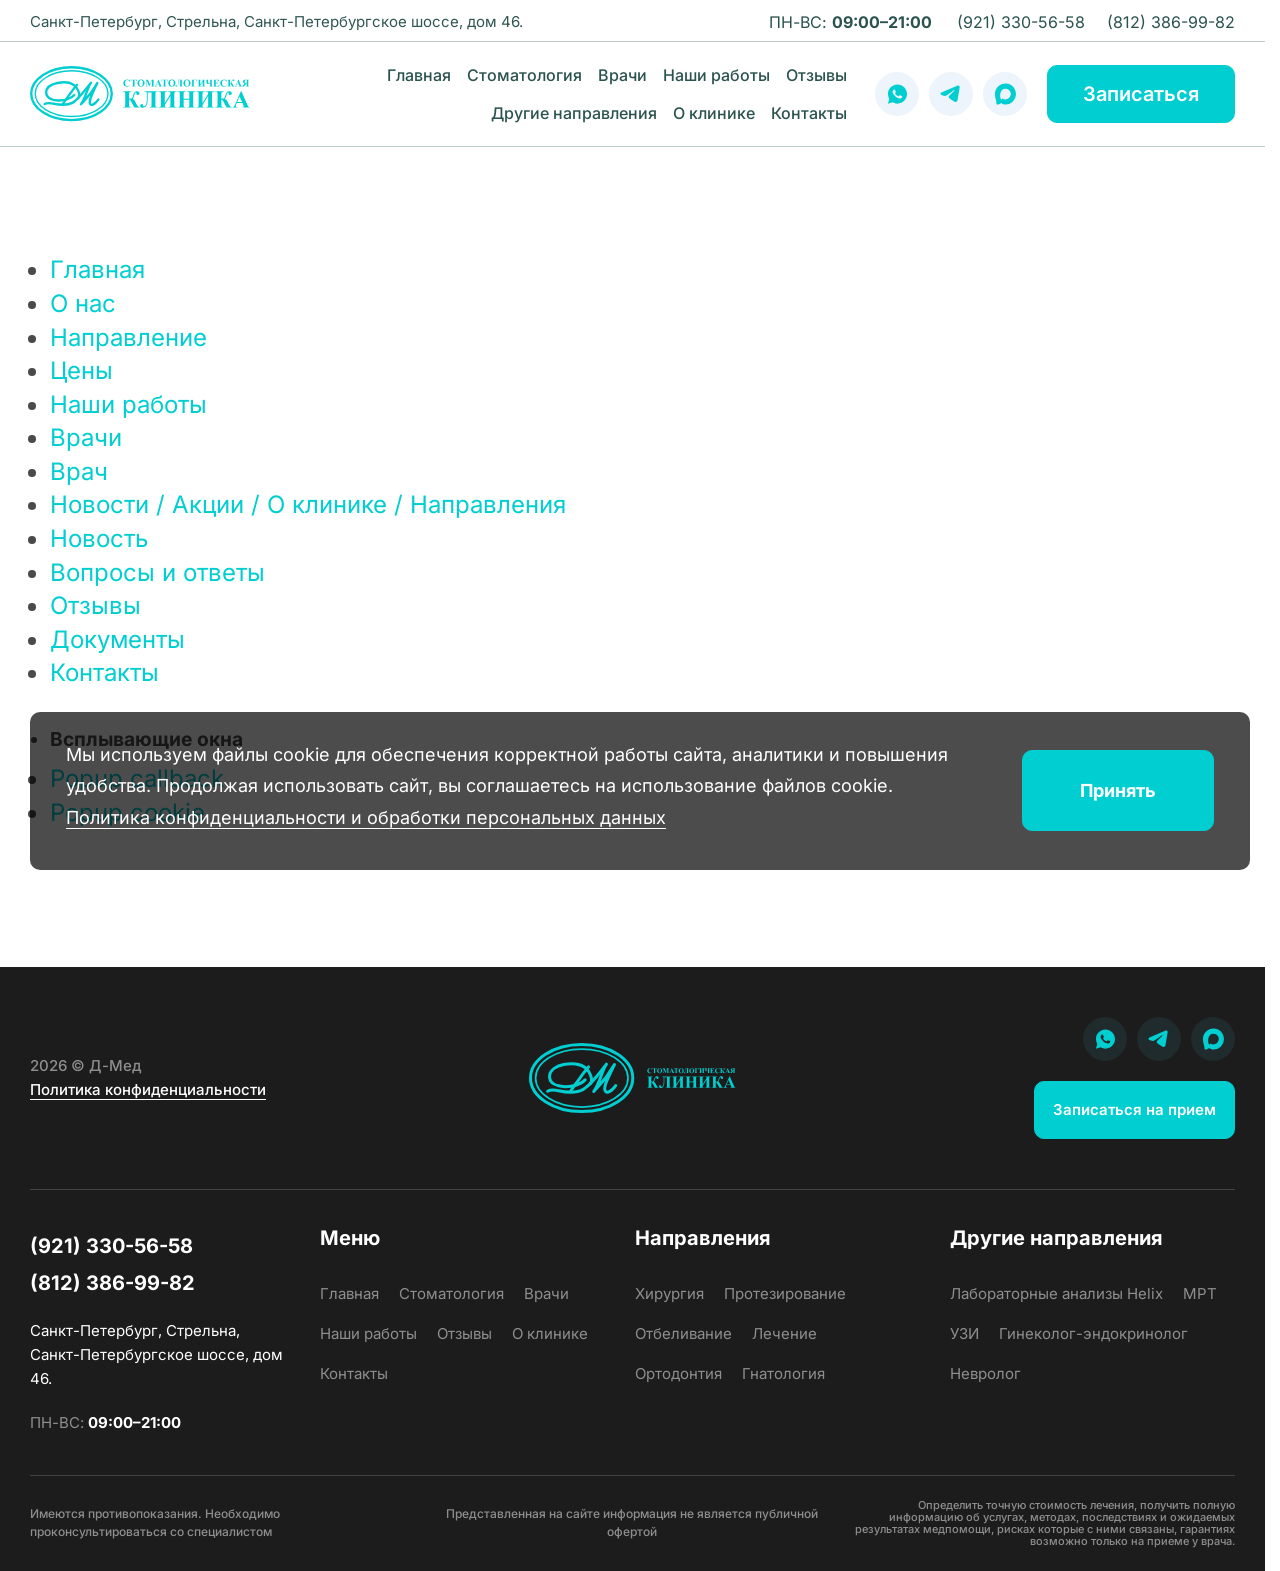
<file: index.html>
<!DOCTYPE html>
<html lang="ru">
    <head>
        <title>Главная</title>
        <meta http-equiv="X-UA-Compatible" content="IE=edge" />
        <meta charset="utf-8" />
        <meta name="keywords" content="" />
        <meta name="description" content="" />
        <meta name="author" content="" />
        <meta name="viewport" content="width=device-width, initial-scale=1.0" />
        <link rel="stylesheet" href="./css/reset.css" />
        <link rel="stylesheet" href="./css/fancybox.css" />
        <link rel="stylesheet" href="./css/nebo.css" />
        <link rel="stylesheet" href="./css/swiper-bundle.min.css" />

        <script src="./js/swiper-bundle.min.js" defer></script>
        <script src="./js/inputmask.min.js" defer></script>
        <script src="./js/fancybox.umd.js" defer></script>
        <script src="./js/scripts.js" defer></script>
        <link rel="stylesheet" href="./css/style.css" />
    </head>
    <body>
        <!-- wrap -->
        <div class="wrap">
            <!-- header -->
            <header class="header">
                <div class="inner-wrap">
                    <div class="logo-inner-wrap">
                        <a href="" class="logo">
                            <img src="./img/logo.svg" alt="" />
                        </a>
                    </div>
                    <div class="popup-menu-wrap menu-inner-wrap js-popup-wrap">
                        <a href="" class="btn-popup btn btn-action-ico ico-menu js-btn-popup-toggle"></a>
                        <div class="popup-content-block js-popup-block">
                            <div class="top-panel-wrap">
                                <div class="location-inner-wrap">
                                    Санкт-Петербург, Стрельна, Санкт-Петербургское шоссе, дом 46.
                                </div>
                                <div class="info-inner-wrap">
                                    <div class="info-wrap">
                                        ПН-ВС:
                                        <b>09:00–21:00</b>
                                    </div>
                                    <div class="phone-wrap"><a href="tel:9213305658">(921) 330-56-58</a></div>
                                    <div class="phone-wrap"><a href="tel:8123869982">(812) 386-99-82</a></div>
                                </div>
                            </div>
                            <div class="menu-wrap">
                                <a href="" class="btn-menu-back js-menu-back">
                                    <div class="button-ico">
                                        <img src="./img/arrow-back.svg" alt="" />
                                    </div>
                                    <div class="button-title">Назад</div>
                                </a>
                                <ul class="menu menu-main">
                                    <li>
                                        <a href="" class="btn-menu">
                                            <div class="button-title">Главная</div>
                                        </a>
                                    </li>
                                    <li>
                                        <a href="" class="btn-menu">
                                            <div class="button-title">Стоматология</div>
                                        </a>
                                        <ul class="menu">
                                            <li>
                                                <a href="" class="btn-submenu">
                                                    <div class="button-title">Хирургия</div>
                                                </a>
                                            </li>
                                            <li>
                                                <a href="" class="btn-submenu">
                                                    <div class="button-title">Протезирование</div>
                                                </a>
                                            </li>
                                            <li>
                                                <a href="" class="btn-submenu">
                                                    <div class="button-title">Отбеливание</div>
                                                </a>
                                            </li>
                                            <li>
                                                <a href="" class="btn-submenu">
                                                    <div class="button-title">Лечение</div>
                                                </a>
                                            </li>
                                            <li>
                                                <a href="" class="btn-submenu">
                                                    <div class="button-title">Ортодонтия</div>
                                                </a>
                                            </li>
                                            <li>
                                                <a href="" class="btn-submenu">
                                                    <div class="button-title">Скатология</div>
                                                </a>
                                            </li>
                                        </ul>
                                    </li>
                                    <li>
                                        <a href="" class="btn-menu">
                                            <div class="button-title">Врачи</div>
                                        </a>
                                    </li>
                                    <li>
                                        <a href="" class="btn-menu">
                                            <div class="button-title">Наши работы</div>
                                        </a>
                                    </li>
                                    <li>
                                        <a href="" class="btn-menu">
                                            <div class="button-title">Отзывы</div>
                                        </a>
                                    </li>
                                    <li>
                                        <a href="" class="btn-menu">
                                            <div class="button-title">Другие направления</div>
                                        </a>
                                        <ul class="menu">
                                            <li>
                                                <a href="" class="btn-submenu">
                                                    <div class="button-title">Лабораторные анализы Helix</div>
                                                </a>
                                            </li>
                                            <li>
                                                <a href="" class="btn-submenu">
                                                    <div class="button-title">MPT</div>
                                                </a>
                                            </li>
                                            <li>
                                                <a href="" class="btn-submenu">
                                                    <div class="button-title">УЗИ</div>
                                                </a>
                                            </li>
                                            <li>
                                                <a href="" class="btn-submenu">
                                                    <div class="button-title">Гинеколог-эндокринолог</div>
                                                </a>
                                            </li>
                                            <li>
                                                <a href="" class="btn-submenu">
                                                    <div class="button-title">Невролог</div>
                                                </a>
                                            </li>
                                        </ul>
                                    </li>
                                    <li>
                                        <a href="" class="btn-menu">
                                            <div class="button-title">О клинике</div>
                                        </a>
                                        <ul class="menu">
                                            <li>
                                                <a href="" class="btn-submenu">
                                                    <div class="button-title">О нас</div>
                                                </a>
                                            </li>
                                            <li>
                                                <a href="" class="btn-submenu">
                                                    <div class="button-title">Акции</div>
                                                </a>
                                            </li>
                                            <li>
                                                <a href="" class="btn-submenu">
                                                    <div class="button-title">Новости</div>
                                                </a>
                                            </li>
                                            <li>
                                                <a href="" class="btn-submenu">
                                                    <div class="button-title">Вакансии</div>
                                                </a>
                                            </li>
                                            <li>
                                                <a href="" class="btn-submenu">
                                                    <div class="button-title">Документы</div>
                                                </a>
                                            </li>
                                            <li>
                                                <a href="" class="btn-submenu">
                                                    <div class="button-title">Вопросы и ответы</div>
                                                </a>
                                            </li>
                                            <li>
                                                <a href="" class="btn-submenu">
                                                    <div class="button-title">Налоговый вычет</div>
                                                </a>
                                            </li>
                                        </ul>
                                    </li>
                                    <li>
                                        <a href="" class="btn-menu">
                                            <div class="button-title">Контакты</div>
                                        </a>
                                    </li>
                                </ul>
                            </div>
                            <div class="soc-wrap">
                                <a href="" class="btn button-light">
                                    <div class="button-ico">
                                        <img src="./img/soc-wa.svg" alt="" />
                                    </div>
                                </a>
                                <a href="" class="btn button-light">
                                    <div class="button-ico">
                                        <img src="./img/soc-tg.svg" alt="" />
                                    </div>
                                </a>
                                <a href="" class="btn button-light">
                                    <div class="button-ico">
                                        <img src="./img/soc-max.svg" alt="" />
                                    </div>
                                </a>
                            </div>
                            <div class="button-wrap">
                                <a href="" class="btn js-popup-open" data-popup="popup-callback">
                                    <div class="button-title">
                                        Записаться
                                        <span class="elm-hidden-desktop">на прием</span>
                                    </div>
                                </a>
                            </div>
                        </div>
                    </div>
                </div>
            </header>
            <!-- /header -->
            <!-- page -->
            <div class="page-full">
                <br />
                <br />
                <br />
                <br />
                <br />
                <style>
                    .ul-menu {
                        font-size: 1.5em;
                        line-height: 1.15;
                    }
                    .ul-menu li {
                        padding-left: 0;
                        margin: 0;
                    }
                    .ul-menu li a {
                        display: inline-block;
                        padding: 3px 0;
                    }
                    .ul-menu li:before {
                        display: none;
                    }
                    .ul-menu .li-sep {
                        font-size: 0.8em;
                        font-weight: bold;
                        margin-top: 2em;
                        padding-bottom: 0.6em;
                    }
                    .ul-menu .li-sep:first-child {
                        margin-top: 0;
                    }
                </style>
                <ul class="ul-menu">
                    <li><a href="main.html">Главная</a></li>
                    <li><a href="about.html">О нас</a></li>
                    <li><a href="service.html">Направление</a></li>
                    <li><a href="prices.html">Цены</a></li>
                    <li><a href="projects.html">Наши работы</a></li>
                    <li><a href="doctor.html">Врачи</a></li>
                    <li><a href="doctors.html">Врач</a></li>
                    <li><a href="news.html">Новости / Акции / О клинике / Направления</a></li>
                    <li><a href="new.html">Новость</a></li>
                    <li><a href="faq.html">Вопросы и ответы</a></li>
                    <li><a href="reviews.html">Отзывы</a></li>
                    <li><a href="documents.html">Документы</a></li>
                    <li><a href="contacts.html">Контакты</a></li>

                    <li class="li-sep">Всплывающие окна</li>
                    <li><a href="" class="js-popup-open" data-popup="popup-callback">Popup callback</a></li>
                    <li><a href="" class="js-popup-open" data-popup="cookie_notification">Popup cookie</a></li>
                </ul>
                <br />
                <br />
                <br />
                <br />
                <br />
            </div>
            <!-- /page -->

            <!-- footer -->
            <footer class="footer">
                <!--footer-main-panel-->
                <div class="footer-main-panel cnt-section">
                    <div class="inner-wrap">
                        <div class="top-panel-wrap">
                            <div class="logo-wrap">
                                <a href="" class="logo">
                                    <img src="./img/logo-footer.svg" alt="" />
                                </a>
                            </div>
                            <div class="policy-wrap">
                                <p>
                                    2026 © Д-Мед
                                    <br />
                                    <a href="" class="link-main">Политика конфиденциальности</a>
                                </p>
                            </div>
                            <div class="actions-wrap">
                                <div class="soc-wrap">
                                    <a href="" class="btn button-dark">
                                        <div class="button-ico">
                                            <img src="./img/soc-wa.svg" alt="" />
                                        </div>
                                    </a>
                                    <a href="" class="btn button-dark">
                                        <div class="button-ico">
                                            <img src="./img/soc-tg.svg" alt="" />
                                        </div>
                                    </a>
                                    <a href="" class="btn button-dark">
                                        <div class="button-ico">
                                            <img src="./img/soc-max.svg" alt="" />
                                        </div>
                                    </a>
                                </div>
                                <div class="button-wrap">
                                    <a href="" class="btn js-popup-open" data-popup="popup-callback">
                                        <div class="button-title">Записаться на прием</div>
                                    </a>
                                </div>
                            </div>
                        </div>
                        <div class="main-panel-wrap">
                            <div class="info-inner-wrap">
                                <div class="phone-wrap"><a href="tel:9213305658">(921) 330-56-58</a></div>
                                <div class="phone-wrap"><a href="tel:8123869982">(812) 386-99-82</a></div>
                                <div class="location-wrap">
                                    Санкт-Петербург, Стрельна, Санкт-Петербургское шоссе, дом 46.
                                </div>
                                <div class="info-wrap">
                                    ПН-ВС:
                                    <b>09:00–21:00</b>
                                </div>
                            </div>
                            <div class="menu-inner-wrap">
                                <ul class="menu menu-main">
                                    <li>
                                        <div class="menu-title">Меню</div>
                                        <ul class="menu">
                                            <li>
                                                <a href="" class="btn-menu">
                                                    <div class="button-title">Главная</div>
                                                </a>
                                            </li>
                                            <li>
                                                <a href="" class="btn-menu">
                                                    <div class="button-title">Стоматология</div>
                                                </a>
                                            </li>
                                            <li>
                                                <a href="" class="btn-menu">
                                                    <div class="button-title">Врачи</div>
                                                </a>
                                            </li>
                                            <li>
                                                <a href="" class="btn-menu">
                                                    <div class="button-title">Наши работы</div>
                                                </a>
                                            </li>
                                            <li>
                                                <a href="" class="btn-menu">
                                                    <div class="button-title">Отзывы</div>
                                                </a>
                                            </li>
                                            <li>
                                                <a href="" class="btn-menu">
                                                    <div class="button-title">О клинике</div>
                                                </a>
                                            </li>
                                            <li>
                                                <a href="" class="btn-menu">
                                                    <div class="button-title">Контакты</div>
                                                </a>
                                            </li>
                                        </ul>
                                    </li>
                                    <li>
                                        <div class="menu-title">Направления</div>
                                        <ul class="menu">
                                            <li>
                                                <a href="" class="btn-menu">
                                                    <div class="button-title">Хирургия</div>
                                                </a>
                                            </li>
                                            <li>
                                                <a href="" class="btn-menu">
                                                    <div class="button-title">Протезирование</div>
                                                </a>
                                            </li>
                                            <li>
                                                <a href="" class="btn-menu">
                                                    <div class="button-title">Отбеливание</div>
                                                </a>
                                            </li>
                                            <li>
                                                <a href="" class="btn-menu">
                                                    <div class="button-title">Лечение</div>
                                                </a>
                                            </li>
                                            <li>
                                                <a href="" class="btn-menu">
                                                    <div class="button-title">Ортодонтия</div>
                                                </a>
                                            </li>
                                            <li>
                                                <a href="" class="btn-menu">
                                                    <div class="button-title">Гнатология</div>
                                                </a>
                                            </li>
                                        </ul>
                                    </li>
                                    <li>
                                        <div class="menu-title">Другие направления</div>
                                        <ul class="menu">
                                            <li>
                                                <a href="" class="btn-menu">
                                                    <div class="button-title">Лабораторные анализы Helix</div>
                                                </a>
                                            </li>
                                            <li>
                                                <a href="" class="btn-menu">
                                                    <div class="button-title">МРТ</div>
                                                </a>
                                            </li>
                                            <li>
                                                <a href="" class="btn-menu">
                                                    <div class="button-title">УЗИ</div>
                                                </a>
                                            </li>
                                            <li>
                                                <a href="" class="btn-menu">
                                                    <div class="button-title">Гинеколог-эндокринолог</div>
                                                </a>
                                            </li>
                                            <li>
                                                <a href="" class="btn-menu">
                                                    <div class="button-title">Невролог</div>
                                                </a>
                                            </li>
                                        </ul>
                                    </li>
                                </ul>
                            </div>
                        </div>
                    </div>
                </div>
                <!--/footer-main-panel-->
                <!--footer-bottom-panel-->
                <div class="footer-bottom-panel cnt-section">
                    <div class="inner-wrap">
                        <div class="info-wrap">
                            <p>Имеются противопоказания. Необходимо проконсультироваться со специалистом</p>
                        </div>
                        <div class="info-wrap">
                            <p>Представленная на сайте информация не является публичной офертой</p>
                        </div>
                        <div class="info-wrap">
                            <p>
                                Определить точную стоимость лечения, получить полную информацию об услугах, методах,
                                последствиях и ожидаемых результатах медпомощи, рисках которые с ними связаны, гарантиях
                                возможно только на приеме у врача.
                            </p>
                        </div>
                    </div>
                </div>
                <!--/footer-bottom-panel-->
            </footer>
            <!-- /footer -->
        </div>
        <!-- /wrap -->

        <!-- popups (всплывающие окна) -->
        <!--popup-outer-box-->
        <div class="popup-outer-box popup-cookie active" id="cookie_notification">
            <div class="popup-box">
                <div class="popup-content-wrap">
                    <div class="popup-cookie-box">
                        <div class="info-inner-wrap">
                            <p>
                                Мы используем файлы cookie для обеспечения корректной работы сайта, аналитики и
                                повышения удобства. Продолжая использовать сайт, вы соглашаетесь на использование файлов
                                cookie.
                                <br />
                                <a href="" class="link-main">
                                    Политика конфиденциальности и обработки персональных данных
                                </a>
                            </p>
                        </div>
                        <div class="action-inner-wrap">
                            <div class="btn button-arrow-link cookie_accept">
                                <div class="button-title">Принять</div>
                            </div>
                        </div>
                    </div>
                </div>
            </div>
        </div>
        <!--/popup-outer-box-->
        <script>
            function checkCookies() {
                let cookieDate = localStorage.getItem("cookieDate");
                let cookieNotification = document.getElementById("cookie_notification");
                let cookieBtn = cookieNotification.querySelector(".cookie_accept");
                if (!cookieDate || +cookieDate + 31536000000 < Date.now()) {
                    cookieNotification.classList.add("active");
                }
                cookieBtn.addEventListener("click", function () {
                    localStorage.setItem("cookieDate", Date.now());
                    cookieNotification.classList.remove("active");
                });
            }
            checkCookies();
        </script>

        <!--popup-outer-box-->
        <div class="popup-outer-box" id="popup-callback">
            <div class="popup-box">
                <a href="" class="btn-popup-close btn btn-action-ico ico-close js-popup-close"></a>
                <div class="popup-content-wrap">
                    <div class="popup-form-box">
                        <div class="box-inner-wrap">
                            <div class="photo-inner-wrap">
                                <img src="./img/popup-left.jpg" alt="" class="img-bg-cover" />
                            </div>
                            <div class="photo-inner-wrap">
                                <img src="./img/popup-right.jpg" alt="" class="img-bg-cover" />
                            </div>
                            <form action="/" class="form-inner-wrap">
                                <div class="title-inner-wrap">
                                    <div class="frm-title page-title">Связаться с нами</div>
                                    <p>
                                        Хотите узнать подробнее? Наши специалисты ответят на все ваши вопросы и помогут
                                        выбрать оптимальный путь к здоровой и красивой улыбке.
                                    </p>
                                </div>
                                <div class="frm-row">
                                    <div class="frm-field">
                                        <div class="field-title">Введите ФИО</div>
                                        <div class="frm-field-input">
                                            <input type="text" class="form-input" placeholder="ФИО" value="" />
                                        </div>
                                    </div>
                                    <div class="frm-field">
                                        <div class="field-title">Введите номер телефона</div>
                                        <div class="frm-field-input">
                                            <input
                                                type="tel"
                                                class="form-input"
                                                placeholder="+7 (___) ___-__-__"
                                                value=""
                                            />
                                        </div>
                                    </div>
                                    <div class="frm-field">
                                        <div class="field-title">Введите почту</div>
                                        <div class="frm-field-input">
                                            <input
                                                type="email"
                                                class="form-input"
                                                placeholder="Ivan.nosr@mail.ru"
                                                value=""
                                            />
                                        </div>
                                    </div>
                                </div>
                                <div class="frm-row-submit">
                                    <div class="frm-field">
                                        <button type="submit" class="btn">
                                            <span class="button-title">Записаться на прием</span>
                                        </button>
                                    </div>
                                    <div class="frm-field">
                                        <div class="frm-select">
                                            <input type="checkbox" id="popup" />
                                            <label for="popup">
                                                Отправляя данную форму, я соглашаюсь с
                                                <a href="">Политикой конфиденциальности</a>
                                            </label>
                                        </div>
                                    </div>
                                </div>
                            </form>
                        </div>
                    </div>
                </div>
            </div>
        </div>
        <!--/popup-outer-box-->
    </body>
</html>
</file>
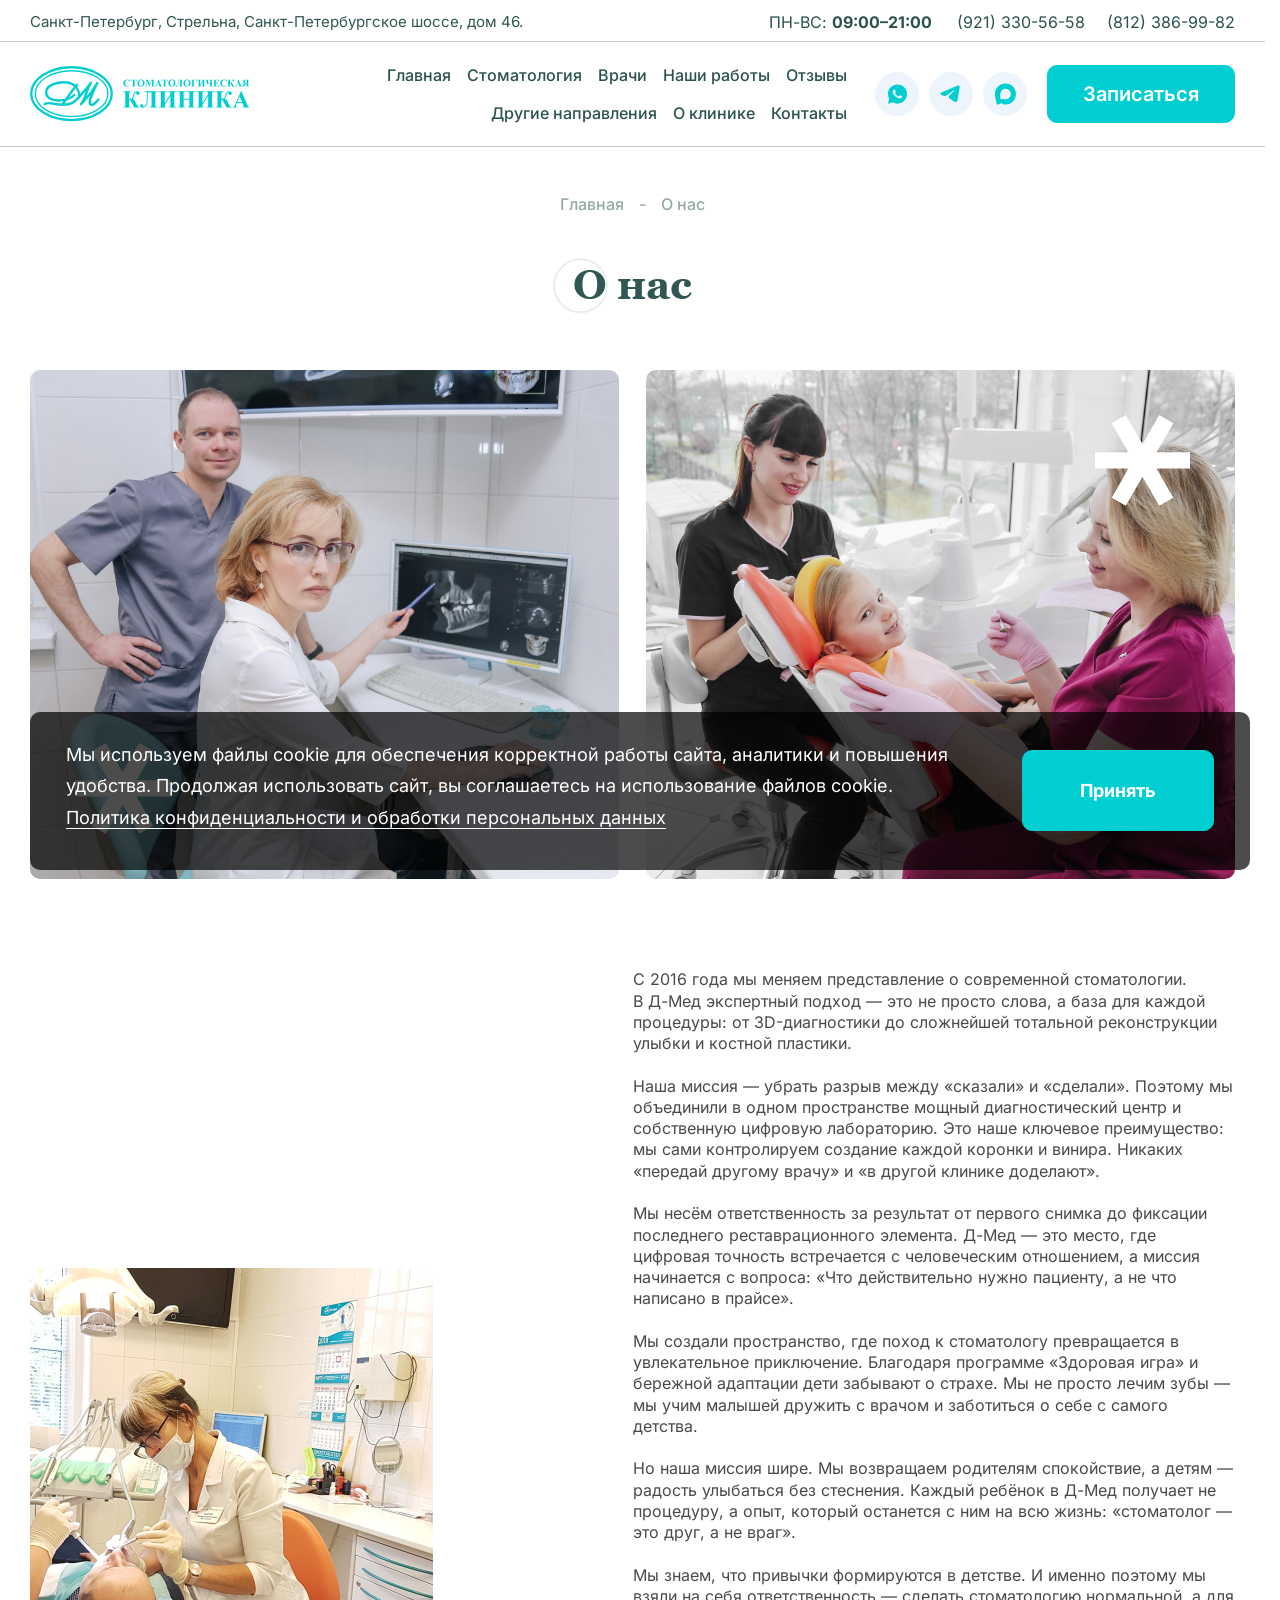
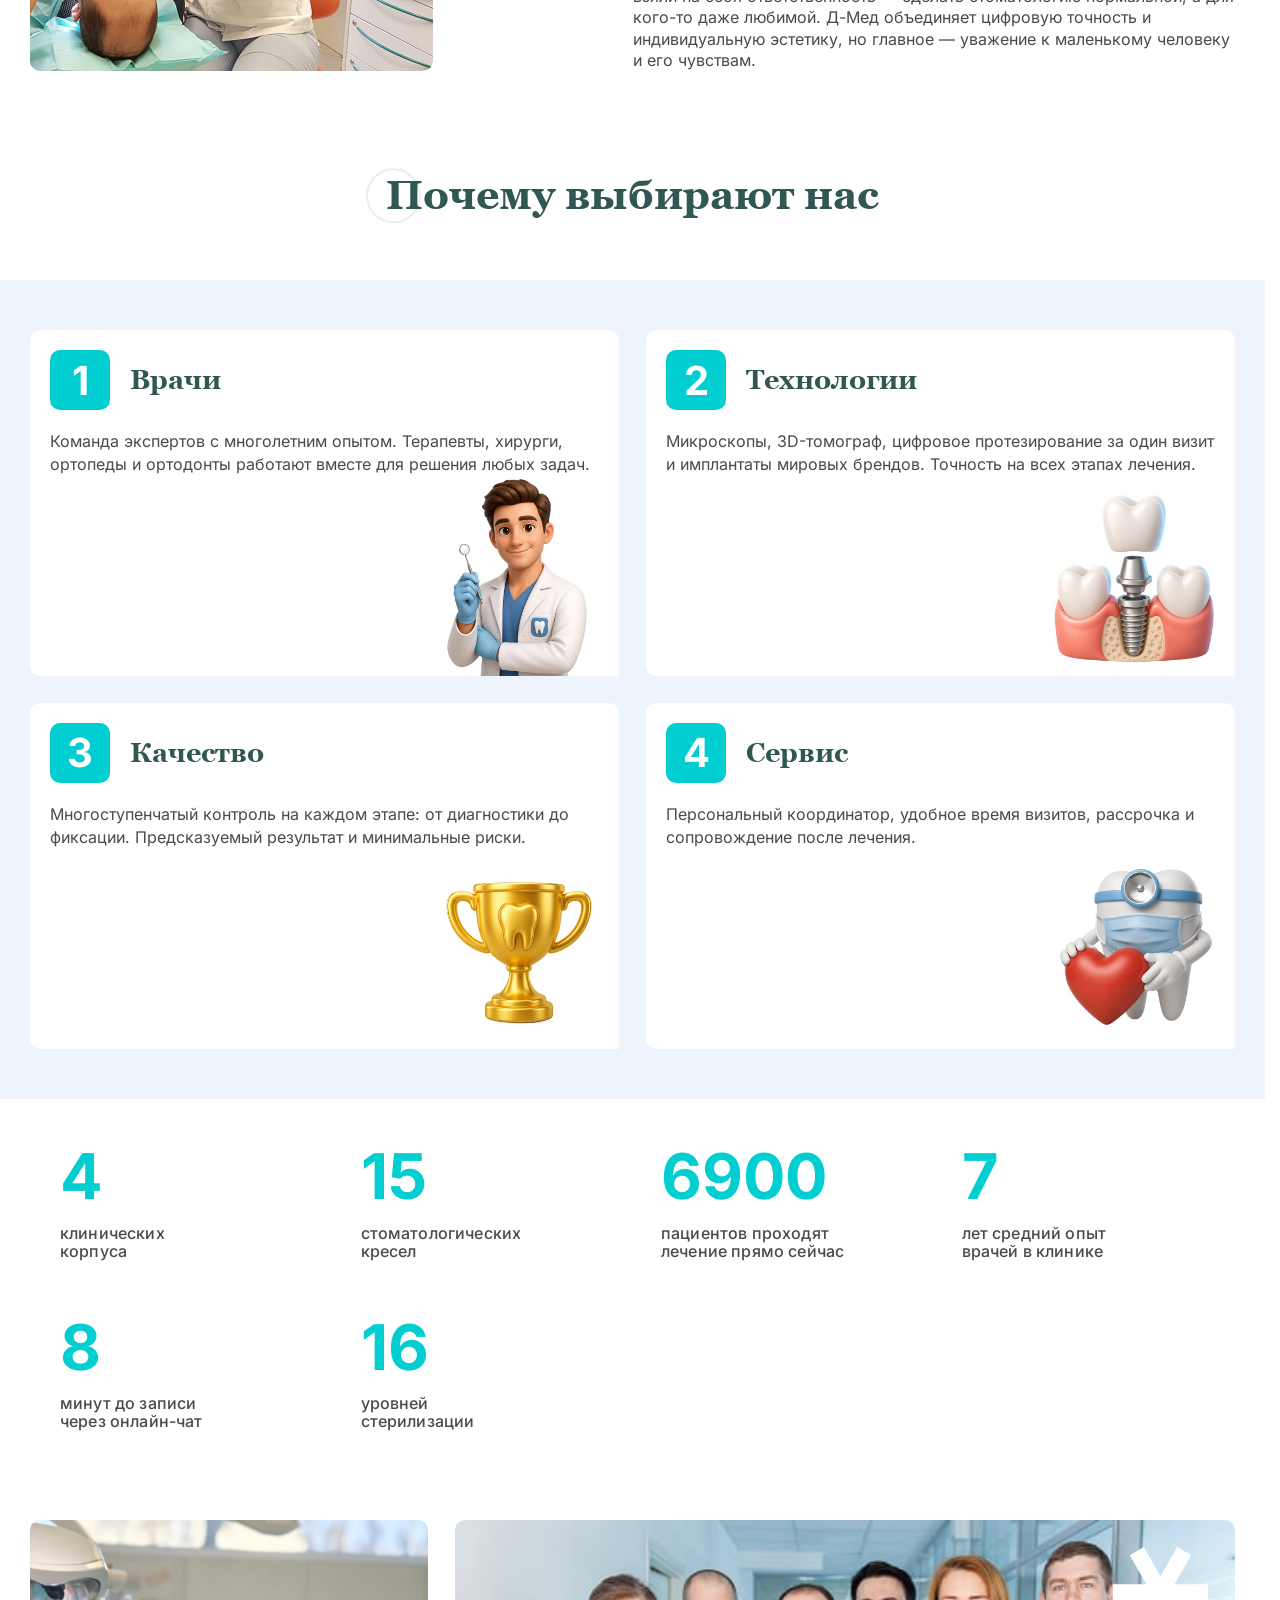
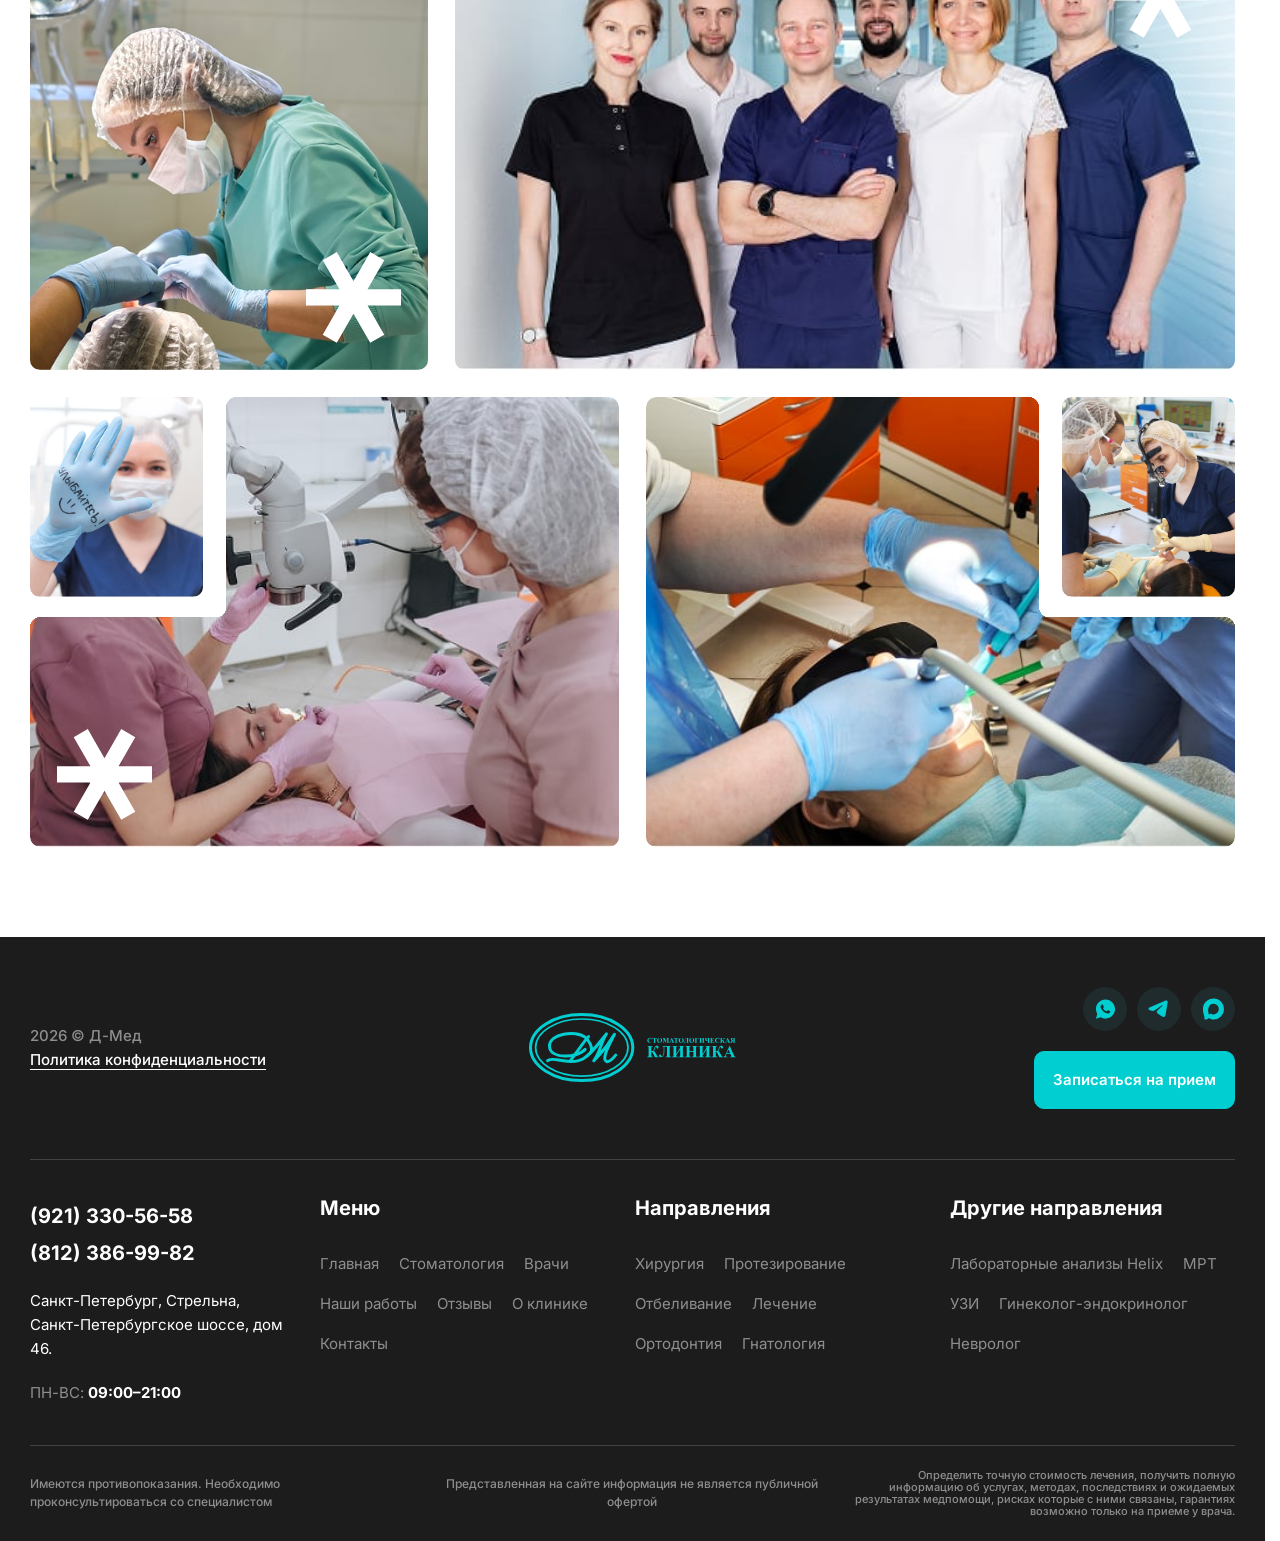
<file: about.html>
<!DOCTYPE html>
<html lang="ru">
    <head>
        <title>Главная</title>
        <meta http-equiv="X-UA-Compatible" content="IE=edge" />
        <meta charset="utf-8" />
        <meta name="keywords" content="" />
        <meta name="description" content="" />
        <meta name="author" content="" />
        <meta name="viewport" content="width=device-width, initial-scale=1.0" />
        <link rel="stylesheet" href="./css/reset.css" />
        <link rel="stylesheet" href="./css/fancybox.css" />
        <link rel="stylesheet" href="./css/nebo.css" />
        <link rel="stylesheet" href="./css/swiper-bundle.min.css" />

        <script src="./js/swiper-bundle.min.js" defer></script>
        <script src="./js/inputmask.min.js" defer></script>
        <script src="./js/fancybox.umd.js" defer></script>
        <script src="./js/scripts.js" defer></script>
        <link rel="stylesheet" href="./css/style.css" />
    </head>
    <body>
        <!-- wrap -->
        <div class="wrap">
            <!-- header -->
            <header class="header">
                <div class="inner-wrap">
                    <div class="logo-inner-wrap">
                        <a href="" class="logo">
                            <img src="./img/logo.svg" alt="" />
                        </a>
                    </div>
                    <div class="popup-menu-wrap menu-inner-wrap js-popup-wrap">
                        <a href="" class="btn-popup btn btn-action-ico ico-menu js-btn-popup-toggle"></a>
                        <div class="popup-content-block js-popup-block">
                            <div class="top-panel-wrap">
                                <div class="location-inner-wrap">
                                    Санкт-Петербург, Стрельна, Санкт-Петербургское шоссе, дом 46.
                                </div>
                                <div class="info-inner-wrap">
                                    <div class="info-wrap">
                                        ПН-ВС:
                                        <b>09:00–21:00</b>
                                    </div>
                                    <div class="phone-wrap"><a href="tel:9213305658">(921) 330-56-58</a></div>
                                    <div class="phone-wrap"><a href="tel:8123869982">(812) 386-99-82</a></div>
                                </div>
                            </div>
                            <div class="menu-wrap">
                                <a href="" class="btn-menu-back js-menu-back">
                                    <div class="button-ico">
                                        <img src="./img/arrow-back.svg" alt="" />
                                    </div>
                                    <div class="button-title">Назад</div>
                                </a>
                                <ul class="menu menu-main">
                                    <li>
                                        <a href="" class="btn-menu">
                                            <div class="button-title">Главная</div>
                                        </a>
                                    </li>
                                    <li>
                                        <a href="" class="btn-menu">
                                            <div class="button-title">Стоматология</div>
                                        </a>
                                        <ul class="menu">
                                            <li>
                                                <a href="" class="btn-submenu">
                                                    <div class="button-title">Хирургия</div>
                                                </a>
                                            </li>
                                            <li>
                                                <a href="" class="btn-submenu">
                                                    <div class="button-title">Протезирование</div>
                                                </a>
                                            </li>
                                            <li>
                                                <a href="" class="btn-submenu">
                                                    <div class="button-title">Отбеливание</div>
                                                </a>
                                            </li>
                                            <li>
                                                <a href="" class="btn-submenu">
                                                    <div class="button-title">Лечение</div>
                                                </a>
                                            </li>
                                            <li>
                                                <a href="" class="btn-submenu">
                                                    <div class="button-title">Ортодонтия</div>
                                                </a>
                                            </li>
                                            <li>
                                                <a href="" class="btn-submenu">
                                                    <div class="button-title">Скатология</div>
                                                </a>
                                            </li>
                                        </ul>
                                    </li>
                                    <li>
                                        <a href="" class="btn-menu">
                                            <div class="button-title">Врачи</div>
                                        </a>
                                    </li>
                                    <li>
                                        <a href="" class="btn-menu">
                                            <div class="button-title">Наши работы</div>
                                        </a>
                                    </li>
                                    <li>
                                        <a href="" class="btn-menu">
                                            <div class="button-title">Отзывы</div>
                                        </a>
                                    </li>
                                    <li>
                                        <a href="" class="btn-menu">
                                            <div class="button-title">Другие направления</div>
                                        </a>
                                        <ul class="menu">
                                            <li>
                                                <a href="" class="btn-submenu">
                                                    <div class="button-title">Лабораторные анализы Helix</div>
                                                </a>
                                            </li>
                                            <li>
                                                <a href="" class="btn-submenu">
                                                    <div class="button-title">MPT</div>
                                                </a>
                                            </li>
                                            <li>
                                                <a href="" class="btn-submenu">
                                                    <div class="button-title">УЗИ</div>
                                                </a>
                                            </li>
                                            <li>
                                                <a href="" class="btn-submenu">
                                                    <div class="button-title">Гинеколог-эндокринолог</div>
                                                </a>
                                            </li>
                                            <li>
                                                <a href="" class="btn-submenu">
                                                    <div class="button-title">Невролог</div>
                                                </a>
                                            </li>
                                        </ul>
                                    </li>
                                    <li>
                                        <a href="" class="btn-menu">
                                            <div class="button-title">О клинике</div>
                                        </a>
                                        <ul class="menu">
                                            <li>
                                                <a href="" class="btn-submenu">
                                                    <div class="button-title">О нас</div>
                                                </a>
                                            </li>
                                            <li>
                                                <a href="" class="btn-submenu">
                                                    <div class="button-title">Акции</div>
                                                </a>
                                            </li>
                                            <li>
                                                <a href="" class="btn-submenu">
                                                    <div class="button-title">Новости</div>
                                                </a>
                                            </li>
                                            <li>
                                                <a href="" class="btn-submenu">
                                                    <div class="button-title">Вакансии</div>
                                                </a>
                                            </li>
                                            <li>
                                                <a href="" class="btn-submenu">
                                                    <div class="button-title">Документы</div>
                                                </a>
                                            </li>
                                            <li>
                                                <a href="" class="btn-submenu">
                                                    <div class="button-title">Вопросы и ответы</div>
                                                </a>
                                            </li>
                                            <li>
                                                <a href="" class="btn-submenu">
                                                    <div class="button-title">Налоговый вычет</div>
                                                </a>
                                            </li>
                                        </ul>
                                    </li>
                                    <li>
                                        <a href="" class="btn-menu">
                                            <div class="button-title">Контакты</div>
                                        </a>
                                    </li>
                                </ul>
                            </div>
                            <div class="soc-wrap">
                                <a href="" class="btn button-light">
                                    <div class="button-ico">
                                        <img src="./img/soc-wa.svg" alt="" />
                                    </div>
                                </a>
                                <a href="" class="btn button-light">
                                    <div class="button-ico">
                                        <img src="./img/soc-tg.svg" alt="" />
                                    </div>
                                </a>
                                <a href="" class="btn button-light">
                                    <div class="button-ico">
                                        <img src="./img/soc-max.svg" alt="" />
                                    </div>
                                </a>
                            </div>
                            <div class="button-wrap">
                                <a href="" class="btn js-popup-open" data-popup="popup-callback">
                                    <div class="button-title">
                                        Записаться
                                        <span class="elm-hidden-desktop">на прием</span>
                                    </div>
                                </a>
                            </div>
                        </div>
                    </div>
                </div>
            </header>
            <!-- /header -->
            <!-- page -->
            <div class="page-full">
                <!--breadcrumbs-box-->
                <div class="breadcrumbs-box">
                    <ol class="menu">
                        <li><a href="">Главная</a></li>
                        <li><a href="">О нас</a></li>
                    </ol>
                </div>
                <!--/breadcrumbs-box-->

                <!--title-box-->
                <div class="title-box">
                    <div class="title-wrap">
                        <h1 class="page-title title-decor">О нас</h1>
                    </div>
                </div>
                <!--/title-box-->

                <!--tiles-photo-box-->
                <div class="tiles-photo-box full-box">
                    <div class="items-wrap">
                        <!--item wrap-->
                        <div class="item-wrap wrap-half">
                            <a href="./img/04.jpg" class="elm-photo photo-cover elm-decor" data-fancybox="gal">
                                <img src="./img/04.jpg" alt="" />
                            </a>
                        </div>
                        <!--/item wrap-->
                        <!--item wrap-->
                        <div class="item-wrap wrap-half">
                            <a href="./img/05.jpg" class="elm-photo photo-cover elm-decor" data-fancybox="gal">
                                <img src="./img/05.jpg" alt="" />
                            </a>
                        </div>
                        <!--/item wrap-->
                    </div>
                </div>
                <!--/tiles-photo-box-->

                <!--info-text-box-->
                <div class="info-text-box">
                    <div class="box-inner-wrap">
                        <div class="text-inner-wrap">
                            <p>
                                С 2016 года мы меняем представление о современной стоматологии.
                                <br />
                                В Д-Мед экспертный подход — это не просто слова, а база для каждой процедуры: от
                                3D-диагностики до сложнейшей тотальной реконструкции улыбки и костной пластики.
                            </p>
                            <p>
                                Наша миссия — убрать разрыв между «сказали» и «сделали». Поэтому мы объединили в одном
                                пространстве мощный диагностический центр и собственную цифровую лабораторию. Это наше
                                ключевое преимущество: мы сами контролируем создание каждой коронки и винира. Никаких
                                «передай другому врачу» и «в другой клинике доделают».
                            </p>
                            <p>
                                Мы несём ответственность за результат от первого снимка до фиксации последнего
                                реставрационного элемента. Д-Мед — это место, где цифровая точность встречается с
                                человеческим отношением, а миссия начинается с вопроса: «Что действительно нужно
                                пациенту, а не что написано в прайсе».
                            </p>
                            <p>
                                Мы создали пространство, где поход к стоматологу превращается в увлекательное
                                приключение. Благодаря программе «Здоровая игра» и бережной адаптации дети забывают о
                                страхе. Мы не просто лечим зубы — мы учим малышей дружить с врачом и заботиться о себе с
                                самого детства.
                            </p>
                            <p>
                                Но наша миссия шире. Мы возвращаем родителям спокойствие, а детям — радость улыбаться
                                без стеснения. Каждый ребёнок в Д-Мед получает не процедуру, а опыт, который останется с
                                ним на всю жизнь: «стоматолог — это друг, а не враг».
                            </p>
                            <p>
                                Мы знаем, что привычки формируются в детстве. И именно поэтому мы взяли на себя
                                ответственность — сделать стоматологию нормальной, а для кого-то даже любимой. Д-Мед
                                объединяет цифровую точность и индивидуальную эстетику, но главное — уважение к
                                маленькому человеку и его чувствам.
                            </p>
                        </div>
                        <div class="photo-inner-wrap">
                            <div class="elm-photo photo-cover">
                                <img src="./img/info02.jpg" alt="" />
                            </div>
                        </div>
                    </div>
                </div>
                <!--/info-text-box-->

                <!--title-box-->
                <div class="title-box">
                    <div class="title-wrap">
                        <h2 class="page-title title-decor">Почему выбирают нас</h2>
                    </div>
                </div>
                <!--/title-box-->

                <!--tiles-box-->
                <div class="tiles-box">
                    <div class="bg-box">
                        <div class="items-wrap">
                            <!--item wrap-->
                            <div class="item-wrap">
                                <div class="item-tile-adv">
                                    <div class="elm-number">1</div>
                                    <div class="tile-info-wrap">
                                        <div class="tile-title h2-title">Врачи</div>
                                        <p>
                                            Команда экспертов с многолетним опытом. Терапевты, хирурги, ортопеды и
                                            ортодонты работают вместе для решения любых задач.
                                        </p>
                                    </div>
                                    <div class="tile-photo-wrap">
                                        <div class="elm-photo">
                                            <img src="./img/adv01.jpg" alt="" />
                                        </div>
                                    </div>
                                </div>
                            </div>
                            <!--/item wrap-->
                            <!--item wrap-->
                            <div class="item-wrap">
                                <div class="item-tile-adv">
                                    <div class="elm-number">2</div>
                                    <div class="tile-info-wrap">
                                        <div class="tile-title h2-title">Технологии</div>
                                        <p>
                                            Микроскопы, 3D-томограф, цифровое протезирование за один визит и имплантаты
                                            мировых брендов. Точность на всех этапах лечения.
                                        </p>
                                    </div>
                                    <div class="tile-photo-wrap">
                                        <div class="elm-photo">
                                            <img src="./img/adv02.jpg" alt="" />
                                        </div>
                                    </div>
                                </div>
                            </div>
                            <!--/item wrap-->
                            <!--item wrap-->
                            <div class="item-wrap">
                                <div class="item-tile-adv">
                                    <div class="elm-number">3</div>
                                    <div class="tile-info-wrap">
                                        <div class="tile-title h2-title">Качество</div>
                                        <p>
                                            Многоступенчатый контроль на каждом этапе: от&nbsp;диагностики до фиксации.
                                            Предсказуемый результат и минимальные риски.
                                        </p>
                                    </div>
                                    <div class="tile-photo-wrap">
                                        <div class="elm-photo">
                                            <img src="./img/adv03.jpg" alt="" />
                                        </div>
                                    </div>
                                </div>
                            </div>
                            <!--/item wrap-->
                            <!--item wrap-->
                            <div class="item-wrap">
                                <div class="item-tile-adv">
                                    <div class="elm-number">4</div>
                                    <div class="tile-info-wrap">
                                        <div class="tile-title h2-title">Сервис</div>
                                        <p>
                                            Персональный координатор, удобное время визитов, рассрочка и сопровождение
                                            после лечения.
                                        </p>
                                    </div>
                                    <div class="tile-photo-wrap">
                                        <div class="elm-photo">
                                            <img src="./img/adv04.jpg" alt="" />
                                        </div>
                                    </div>
                                </div>
                            </div>
                            <!--/item wrap-->
                        </div>
                    </div>
                </div>
                <!--/tiles-box-->

                <!--tiles-box-->
                <div class="tiles-box full-box">
                    <div class="items-wrap">
                        <!--item wrap-->
                        <div class="item-wrap">
                            <div class="item-tile-total">
                                <div class="tile-value">4</div>
                                <div class="tile-title">
                                    клинических
                                    <br />
                                    корпуса
                                </div>
                            </div>
                        </div>
                        <!--/item wrap-->
                        <!--item wrap-->
                        <div class="item-wrap">
                            <div class="item-tile-total">
                                <div class="tile-value">15</div>
                                <div class="tile-title">
                                    стоматологических
                                    <br />
                                    кресел
                                </div>
                            </div>
                        </div>
                        <!--/item wrap-->
                        <!--item wrap-->
                        <div class="item-wrap">
                            <div class="item-tile-total">
                                <div class="tile-value">6900</div>
                                <div class="tile-title">
                                    пациентов проходят
                                    <br />
                                    лечение прямо сейчас
                                </div>
                            </div>
                        </div>
                        <!--/item wrap-->
                        <!--item wrap-->
                        <div class="item-wrap">
                            <div class="item-tile-total">
                                <div class="tile-value">7</div>
                                <div class="tile-title">
                                    лет средний опыт
                                    <br />
                                    врачей в клинике
                                </div>
                            </div>
                        </div>
                        <!--/item wrap-->
                        <!--item wrap-->
                        <div class="item-wrap">
                            <div class="item-tile-total">
                                <div class="tile-value">8</div>
                                <div class="tile-title">
                                    минут до записи
                                    <br />
                                    через онлайн-чат
                                </div>
                            </div>
                        </div>
                        <!--/item wrap-->
                        <!--item wrap-->
                        <div class="item-wrap">
                            <div class="item-tile-total">
                                <div class="tile-value">16</div>
                                <div class="tile-title">
                                    уровней
                                    <br />
                                    стерилизации
                                </div>
                            </div>
                        </div>
                        <!--/item wrap-->
                    </div>
                </div>
                <!--/tiles-box-->

                <!--tiles-box-->
                <div class="tiles-box tiles-gallery full-box">
                    <div class="slider-inner-wrap slider-tiles slider-dgrid">
                        <div class="slider-wrap swiper">
                            <div class="slider swiper-wrapper">
                                <!--sl-wrap-->
                                <div class="sl-wrap swiper-slide">
                                    <a
                                        href="./img/gal01.jpg"
                                        class="elm-photo photo-cover elm-decor"
                                        data-fancybox="gal"
                                    >
                                        <img src="./img/gal01.jpg" alt="" />
                                    </a>
                                </div>
                                <!--/sl-wrap-->
                                <!--sl-wrap-->
                                <div class="sl-wrap swiper-slide">
                                    <a
                                        href="./img/gal02.jpg"
                                        class="elm-photo photo-cover elm-decor"
                                        data-fancybox="gal"
                                    >
                                        <img src="./img/gal02.jpg" alt="" />
                                    </a>
                                </div>
                                <!--/sl-wrap-->
                                <!--sl-wrap-->
                                <div class="sl-wrap swiper-slide">
                                    <a href="./img/gal03.jpg" class="elm-photo photo-cover" data-fancybox="gal">
                                        <img src="./img/gal03.jpg" alt="" />
                                    </a>
                                </div>
                                <!--/sl-wrap-->
                                <!--sl-wrap-->
                                <div class="sl-wrap swiper-slide">
                                    <a
                                        href="./img/gal04.jpg"
                                        class="elm-photo photo-cover elm-decor nebo nebo--tl"
                                        data-fancybox="gal"
                                    >
                                        <img src="./img/gal04.jpg" alt="" />
                                    </a>
                                </div>
                                <!--/sl-wrap-->
                                <!--sl-wrap-->
                                <div class="sl-wrap swiper-slide">
                                    <a
                                        href="./img/gal05.jpg"
                                        class="elm-photo photo-cover nebo nebo--tr"
                                        data-fancybox="gal"
                                    >
                                        <img src="./img/gal05.jpg" alt="" />
                                    </a>
                                </div>
                                <!--/sl-wrap-->
                                <!--sl-wrap-->
                                <div class="sl-wrap swiper-slide">
                                    <a href="./img/gal06.jpg" class="elm-photo photo-cover" data-fancybox="gal">
                                        <img src="./img/gal06.jpg" alt="" />
                                    </a>
                                </div>
                                <!--/sl-wrap-->
                            </div>
                        </div>
                        <div class="slider-pagination slider-tiles-pagination"></div>
                    </div>
                </div>
                <!--/tiles-box-->
            </div>
            <!-- /page -->

            <!-- footer -->
            <footer class="footer">
                <!--footer-main-panel-->
                <div class="footer-main-panel cnt-section">
                    <div class="inner-wrap">
                        <div class="top-panel-wrap">
                            <div class="logo-wrap">
                                <a href="" class="logo">
                                    <img src="./img/logo-footer.svg" alt="" />
                                </a>
                            </div>
                            <div class="policy-wrap">
                                <p>
                                    2026 © Д-Мед
                                    <br />
                                    <a href="" class="link-main">Политика конфиденциальности</a>
                                </p>
                            </div>
                            <div class="actions-wrap">
                                <div class="soc-wrap">
                                    <a href="" class="btn button-dark">
                                        <div class="button-ico">
                                            <img src="./img/soc-wa.svg" alt="" />
                                        </div>
                                    </a>
                                    <a href="" class="btn button-dark">
                                        <div class="button-ico">
                                            <img src="./img/soc-tg.svg" alt="" />
                                        </div>
                                    </a>
                                    <a href="" class="btn button-dark">
                                        <div class="button-ico">
                                            <img src="./img/soc-max.svg" alt="" />
                                        </div>
                                    </a>
                                </div>
                                <div class="button-wrap">
                                    <a href="" class="btn js-popup-open" data-popup="popup-callback">
                                        <div class="button-title">Записаться на прием</div>
                                    </a>
                                </div>
                            </div>
                        </div>
                        <div class="main-panel-wrap">
                            <div class="info-inner-wrap">
                                <div class="phone-wrap"><a href="tel:9213305658">(921) 330-56-58</a></div>
                                <div class="phone-wrap"><a href="tel:8123869982">(812) 386-99-82</a></div>
                                <div class="location-wrap">
                                    Санкт-Петербург, Стрельна, Санкт-Петербургское шоссе, дом 46.
                                </div>
                                <div class="info-wrap">
                                    ПН-ВС:
                                    <b>09:00–21:00</b>
                                </div>
                            </div>
                            <div class="menu-inner-wrap">
                                <ul class="menu menu-main">
                                    <li>
                                        <div class="menu-title">Меню</div>
                                        <ul class="menu">
                                            <li>
                                                <a href="" class="btn-menu">
                                                    <div class="button-title">Главная</div>
                                                </a>
                                            </li>
                                            <li>
                                                <a href="" class="btn-menu">
                                                    <div class="button-title">Стоматология</div>
                                                </a>
                                            </li>
                                            <li>
                                                <a href="" class="btn-menu">
                                                    <div class="button-title">Врачи</div>
                                                </a>
                                            </li>
                                            <li>
                                                <a href="" class="btn-menu">
                                                    <div class="button-title">Наши работы</div>
                                                </a>
                                            </li>
                                            <li>
                                                <a href="" class="btn-menu">
                                                    <div class="button-title">Отзывы</div>
                                                </a>
                                            </li>
                                            <li>
                                                <a href="" class="btn-menu">
                                                    <div class="button-title">О клинике</div>
                                                </a>
                                            </li>
                                            <li>
                                                <a href="" class="btn-menu">
                                                    <div class="button-title">Контакты</div>
                                                </a>
                                            </li>
                                        </ul>
                                    </li>
                                    <li>
                                        <div class="menu-title">Направления</div>
                                        <ul class="menu">
                                            <li>
                                                <a href="" class="btn-menu">
                                                    <div class="button-title">Хирургия</div>
                                                </a>
                                            </li>
                                            <li>
                                                <a href="" class="btn-menu">
                                                    <div class="button-title">Протезирование</div>
                                                </a>
                                            </li>
                                            <li>
                                                <a href="" class="btn-menu">
                                                    <div class="button-title">Отбеливание</div>
                                                </a>
                                            </li>
                                            <li>
                                                <a href="" class="btn-menu">
                                                    <div class="button-title">Лечение</div>
                                                </a>
                                            </li>
                                            <li>
                                                <a href="" class="btn-menu">
                                                    <div class="button-title">Ортодонтия</div>
                                                </a>
                                            </li>
                                            <li>
                                                <a href="" class="btn-menu">
                                                    <div class="button-title">Гнатология</div>
                                                </a>
                                            </li>
                                        </ul>
                                    </li>
                                    <li>
                                        <div class="menu-title">Другие направления</div>
                                        <ul class="menu">
                                            <li>
                                                <a href="" class="btn-menu">
                                                    <div class="button-title">Лабораторные анализы Helix</div>
                                                </a>
                                            </li>
                                            <li>
                                                <a href="" class="btn-menu">
                                                    <div class="button-title">МРТ</div>
                                                </a>
                                            </li>
                                            <li>
                                                <a href="" class="btn-menu">
                                                    <div class="button-title">УЗИ</div>
                                                </a>
                                            </li>
                                            <li>
                                                <a href="" class="btn-menu">
                                                    <div class="button-title">Гинеколог-эндокринолог</div>
                                                </a>
                                            </li>
                                            <li>
                                                <a href="" class="btn-menu">
                                                    <div class="button-title">Невролог</div>
                                                </a>
                                            </li>
                                        </ul>
                                    </li>
                                </ul>
                            </div>
                        </div>
                    </div>
                </div>
                <!--/footer-main-panel-->
                <!--footer-bottom-panel-->
                <div class="footer-bottom-panel cnt-section">
                    <div class="inner-wrap">
                        <div class="info-wrap">
                            <p>Имеются противопоказания. Необходимо проконсультироваться со специалистом</p>
                        </div>
                        <div class="info-wrap">
                            <p>Представленная на сайте информация не является публичной офертой</p>
                        </div>
                        <div class="info-wrap">
                            <p>
                                Определить точную стоимость лечения, получить полную информацию об услугах, методах,
                                последствиях и ожидаемых результатах медпомощи, рисках которые с ними связаны, гарантиях
                                возможно только на приеме у врача.
                            </p>
                        </div>
                    </div>
                </div>
                <!--/footer-bottom-panel-->
            </footer>
            <!-- /footer -->
        </div>
        <!-- /wrap -->

        <!-- popups (всплывающие окна) -->
        <!--popup-outer-box-->
        <div class="popup-outer-box popup-cookie active" id="cookie_notification">
            <div class="popup-box">
                <div class="popup-content-wrap">
                    <div class="popup-cookie-box">
                        <div class="info-inner-wrap">
                            <p>
                                Мы используем файлы cookie для обеспечения корректной работы сайта, аналитики и
                                повышения удобства. Продолжая использовать сайт, вы соглашаетесь на использование файлов
                                cookie.
                                <br />
                                <a href="" class="link-main">
                                    Политика конфиденциальности и обработки персональных данных
                                </a>
                            </p>
                        </div>
                        <div class="action-inner-wrap">
                            <div class="btn button-arrow-link cookie_accept">
                                <div class="button-title">Принять</div>
                            </div>
                        </div>
                    </div>
                </div>
            </div>
        </div>
        <!--/popup-outer-box-->
        <script>
            function checkCookies() {
                let cookieDate = localStorage.getItem("cookieDate");
                let cookieNotification = document.getElementById("cookie_notification");
                let cookieBtn = cookieNotification.querySelector(".cookie_accept");
                if (!cookieDate || +cookieDate + 31536000000 < Date.now()) {
                    cookieNotification.classList.add("active");
                }
                cookieBtn.addEventListener("click", function () {
                    localStorage.setItem("cookieDate", Date.now());
                    cookieNotification.classList.remove("active");
                });
            }
            checkCookies();
        </script>

        <!--popup-outer-box-->
        <div class="popup-outer-box" id="popup-callback">
            <div class="popup-box">
                <a href="" class="btn-popup-close btn btn-action-ico ico-close js-popup-close"></a>
                <div class="popup-content-wrap">
                    <div class="popup-form-box">
                        <div class="box-inner-wrap">
                            <div class="photo-inner-wrap">
                                <img src="./img/popup-left.jpg" alt="" class="img-bg-cover" />
                            </div>
                            <div class="photo-inner-wrap">
                                <img src="./img/popup-right.jpg" alt="" class="img-bg-cover" />
                            </div>
                            <form action="/" class="form-inner-wrap">
                                <div class="title-inner-wrap">
                                    <div class="frm-title page-title">Связаться с нами</div>
                                    <p>
                                        Хотите узнать подробнее? Наши специалисты ответят на все ваши вопросы и помогут
                                        выбрать оптимальный путь к здоровой и красивой улыбке.
                                    </p>
                                </div>
                                <div class="frm-row">
                                    <div class="frm-field">
                                        <div class="field-title">Введите ФИО</div>
                                        <div class="frm-field-input">
                                            <input type="text" class="form-input" placeholder="ФИО" value="" />
                                        </div>
                                    </div>
                                    <div class="frm-field">
                                        <div class="field-title">Введите номер телефона</div>
                                        <div class="frm-field-input">
                                            <input
                                                type="tel"
                                                class="form-input"
                                                placeholder="+7 (___) ___-__-__"
                                                value=""
                                            />
                                        </div>
                                    </div>
                                    <div class="frm-field">
                                        <div class="field-title">Введите почту</div>
                                        <div class="frm-field-input">
                                            <input
                                                type="email"
                                                class="form-input"
                                                placeholder="Ivan.nosr@mail.ru"
                                                value=""
                                            />
                                        </div>
                                    </div>
                                </div>
                                <div class="frm-row-submit">
                                    <div class="frm-field">
                                        <button type="submit" class="btn">
                                            <span class="button-title">Записаться на прием</span>
                                        </button>
                                    </div>
                                    <div class="frm-field">
                                        <div class="frm-select">
                                            <input type="checkbox" id="popup" />
                                            <label for="popup">
                                                Отправляя данную форму, я соглашаюсь с
                                                <a href="">Политикой конфиденциальности</a>
                                            </label>
                                        </div>
                                    </div>
                                </div>
                            </form>
                        </div>
                    </div>
                </div>
            </div>
        </div>
        <!--/popup-outer-box-->
    </body>
</html>
</file>
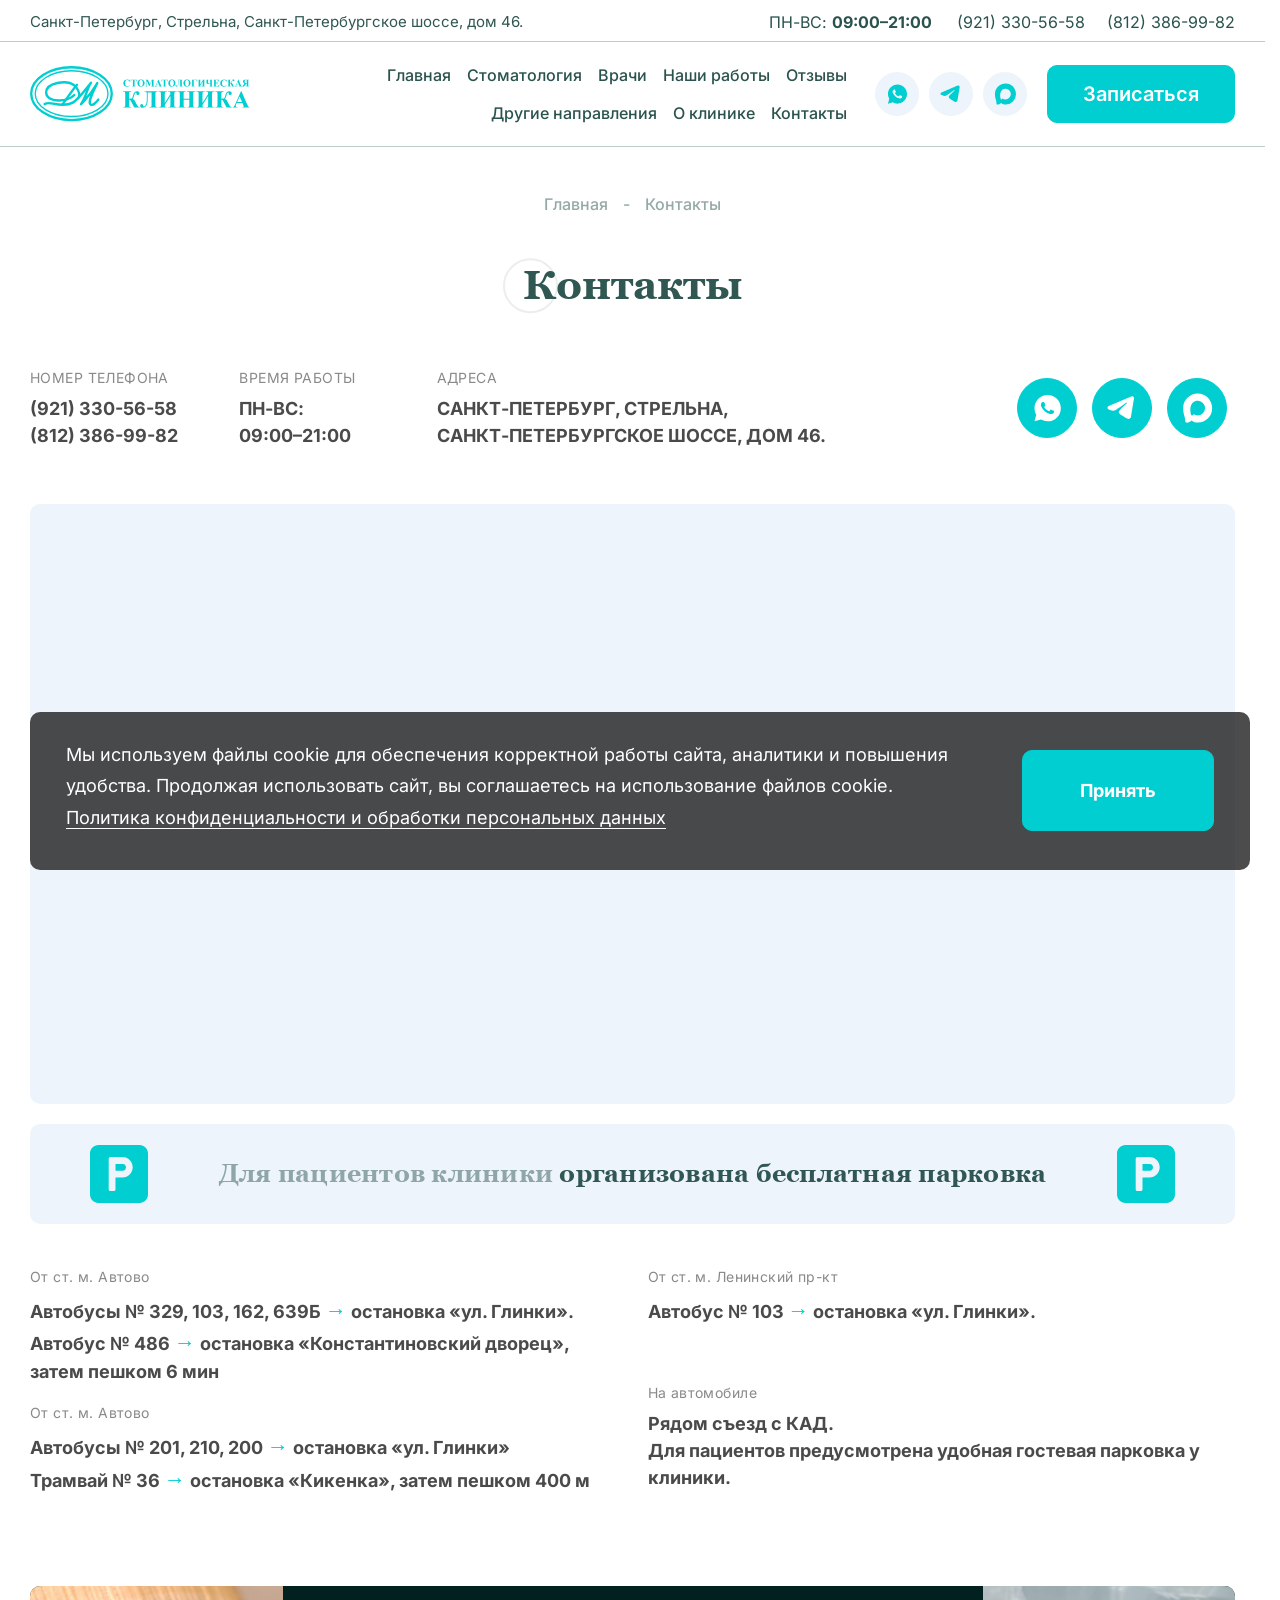
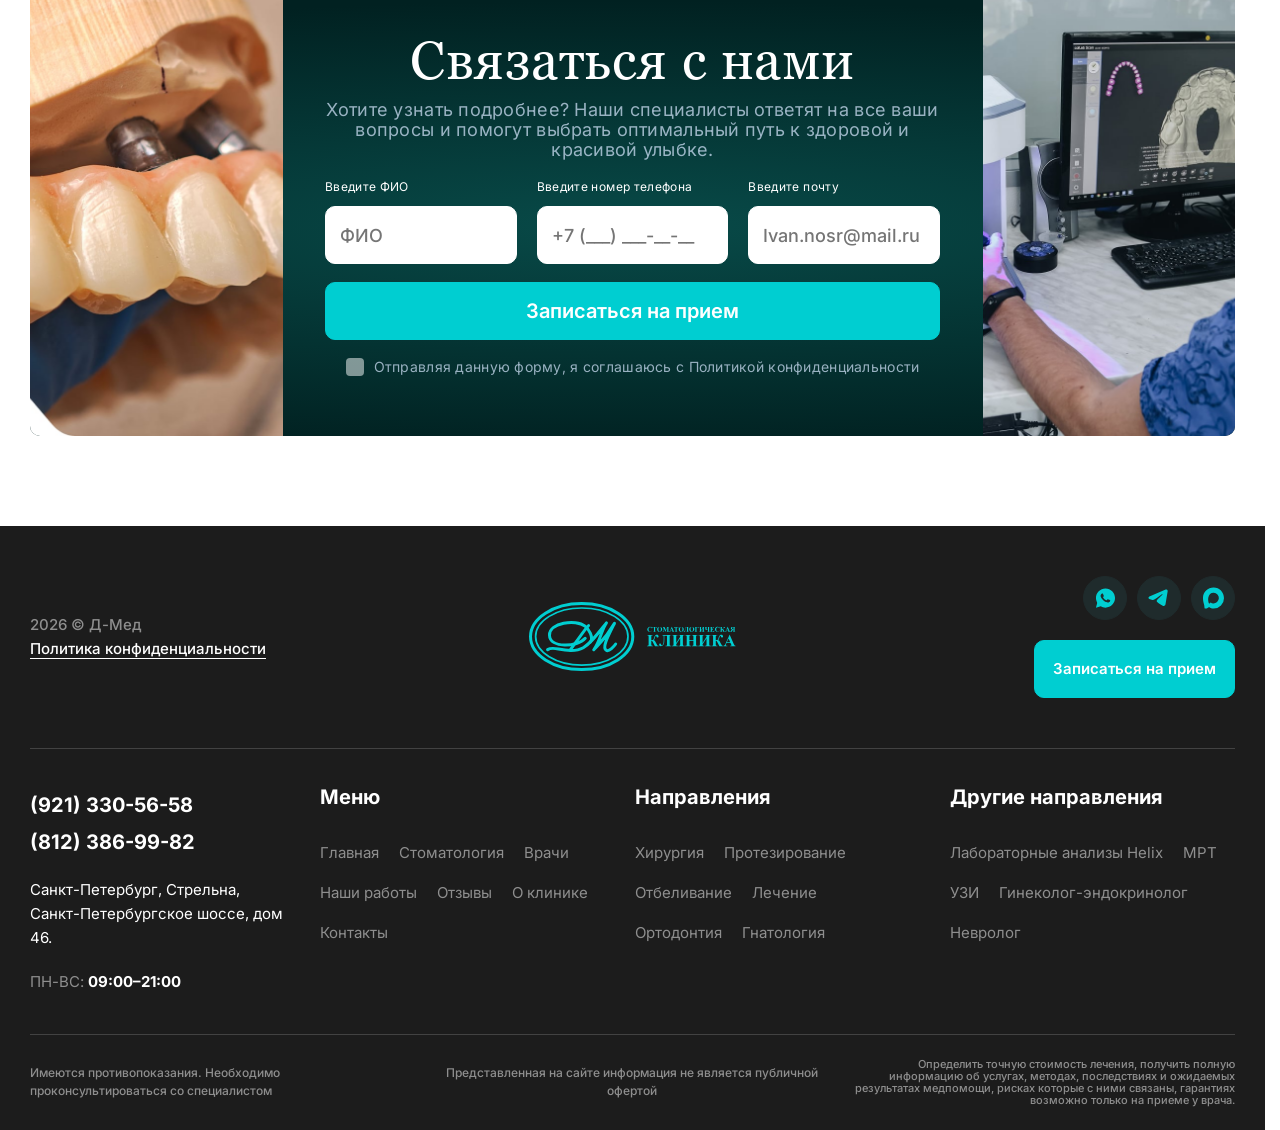
<file: contacts.html>
<!DOCTYPE html>
<html lang="ru">
    <head>
        <title>Главная</title>
        <meta http-equiv="X-UA-Compatible" content="IE=edge" />
        <meta charset="utf-8" />
        <meta name="keywords" content="" />
        <meta name="description" content="" />
        <meta name="author" content="" />
        <meta name="viewport" content="width=device-width, initial-scale=1.0" />
        <link rel="stylesheet" href="./css/reset.css" />
        <link rel="stylesheet" href="./css/fancybox.css" />
        <link rel="stylesheet" href="./css/nebo.css" />
        <link rel="stylesheet" href="./css/swiper-bundle.min.css" />

        <script src="./js/swiper-bundle.min.js" defer></script>
        <script src="./js/inputmask.min.js" defer></script>
        <script src="./js/fancybox.umd.js" defer></script>
        <script src="./js/scripts.js" defer></script>
        <link rel="stylesheet" href="./css/style.css" />
    </head>
    <body>
        <!-- wrap -->
        <div class="wrap">
            <!-- header -->
            <header class="header">
                <div class="inner-wrap">
                    <div class="logo-inner-wrap">
                        <a href="" class="logo">
                            <img src="./img/logo.svg" alt="" />
                        </a>
                    </div>
                    <div class="popup-menu-wrap menu-inner-wrap js-popup-wrap">
                        <a href="" class="btn-popup btn btn-action-ico ico-menu js-btn-popup-toggle"></a>
                        <div class="popup-content-block js-popup-block">
                            <div class="top-panel-wrap">
                                <div class="location-inner-wrap">
                                    Санкт-Петербург, Стрельна, Санкт-Петербургское шоссе, дом 46.
                                </div>
                                <div class="info-inner-wrap">
                                    <div class="info-wrap">
                                        ПН-ВС:
                                        <b>09:00–21:00</b>
                                    </div>
                                    <div class="phone-wrap"><a href="tel:9213305658">(921) 330-56-58</a></div>
                                    <div class="phone-wrap"><a href="tel:8123869982">(812) 386-99-82</a></div>
                                </div>
                            </div>
                            <div class="menu-wrap">
                                <a href="" class="btn-menu-back js-menu-back">
                                    <div class="button-ico">
                                        <img src="./img/arrow-back.svg" alt="" />
                                    </div>
                                    <div class="button-title">Назад</div>
                                </a>
                                <ul class="menu menu-main">
                                    <li>
                                        <a href="" class="btn-menu">
                                            <div class="button-title">Главная</div>
                                        </a>
                                    </li>
                                    <li>
                                        <a href="" class="btn-menu">
                                            <div class="button-title">Стоматология</div>
                                        </a>
                                        <ul class="menu">
                                            <li>
                                                <a href="" class="btn-submenu">
                                                    <div class="button-title">Хирургия</div>
                                                </a>
                                            </li>
                                            <li>
                                                <a href="" class="btn-submenu">
                                                    <div class="button-title">Протезирование</div>
                                                </a>
                                            </li>
                                            <li>
                                                <a href="" class="btn-submenu">
                                                    <div class="button-title">Отбеливание</div>
                                                </a>
                                            </li>
                                            <li>
                                                <a href="" class="btn-submenu">
                                                    <div class="button-title">Лечение</div>
                                                </a>
                                            </li>
                                            <li>
                                                <a href="" class="btn-submenu">
                                                    <div class="button-title">Ортодонтия</div>
                                                </a>
                                            </li>
                                            <li>
                                                <a href="" class="btn-submenu">
                                                    <div class="button-title">Скатология</div>
                                                </a>
                                            </li>
                                        </ul>
                                    </li>
                                    <li>
                                        <a href="" class="btn-menu">
                                            <div class="button-title">Врачи</div>
                                        </a>
                                    </li>
                                    <li>
                                        <a href="" class="btn-menu">
                                            <div class="button-title">Наши работы</div>
                                        </a>
                                    </li>
                                    <li>
                                        <a href="" class="btn-menu">
                                            <div class="button-title">Отзывы</div>
                                        </a>
                                    </li>
                                    <li>
                                        <a href="" class="btn-menu">
                                            <div class="button-title">Другие направления</div>
                                        </a>
                                        <ul class="menu">
                                            <li>
                                                <a href="" class="btn-submenu">
                                                    <div class="button-title">Лабораторные анализы Helix</div>
                                                </a>
                                            </li>
                                            <li>
                                                <a href="" class="btn-submenu">
                                                    <div class="button-title">MPT</div>
                                                </a>
                                            </li>
                                            <li>
                                                <a href="" class="btn-submenu">
                                                    <div class="button-title">УЗИ</div>
                                                </a>
                                            </li>
                                            <li>
                                                <a href="" class="btn-submenu">
                                                    <div class="button-title">Гинеколог-эндокринолог</div>
                                                </a>
                                            </li>
                                            <li>
                                                <a href="" class="btn-submenu">
                                                    <div class="button-title">Невролог</div>
                                                </a>
                                            </li>
                                        </ul>
                                    </li>
                                    <li>
                                        <a href="" class="btn-menu">
                                            <div class="button-title">О клинике</div>
                                        </a>
                                        <ul class="menu">
                                            <li>
                                                <a href="" class="btn-submenu">
                                                    <div class="button-title">О нас</div>
                                                </a>
                                            </li>
                                            <li>
                                                <a href="" class="btn-submenu">
                                                    <div class="button-title">Акции</div>
                                                </a>
                                            </li>
                                            <li>
                                                <a href="" class="btn-submenu">
                                                    <div class="button-title">Новости</div>
                                                </a>
                                            </li>
                                            <li>
                                                <a href="" class="btn-submenu">
                                                    <div class="button-title">Вакансии</div>
                                                </a>
                                            </li>
                                            <li>
                                                <a href="" class="btn-submenu">
                                                    <div class="button-title">Документы</div>
                                                </a>
                                            </li>
                                            <li>
                                                <a href="" class="btn-submenu">
                                                    <div class="button-title">Вопросы и ответы</div>
                                                </a>
                                            </li>
                                            <li>
                                                <a href="" class="btn-submenu">
                                                    <div class="button-title">Налоговый вычет</div>
                                                </a>
                                            </li>
                                        </ul>
                                    </li>
                                    <li>
                                        <a href="" class="btn-menu">
                                            <div class="button-title">Контакты</div>
                                        </a>
                                    </li>
                                </ul>
                            </div>
                            <div class="soc-wrap">
                                <a href="" class="btn button-light">
                                    <div class="button-ico">
                                        <img src="./img/soc-wa.svg" alt="" />
                                    </div>
                                </a>
                                <a href="" class="btn button-light">
                                    <div class="button-ico">
                                        <img src="./img/soc-tg.svg" alt="" />
                                    </div>
                                </a>
                                <a href="" class="btn button-light">
                                    <div class="button-ico">
                                        <img src="./img/soc-max.svg" alt="" />
                                    </div>
                                </a>
                            </div>
                            <div class="button-wrap">
                                <a href="" class="btn js-popup-open" data-popup="popup-callback">
                                    <div class="button-title">
                                        Записаться
                                        <span class="elm-hidden-desktop">на прием</span>
                                    </div>
                                </a>
                            </div>
                        </div>
                    </div>
                </div>
            </header>
            <!-- /header -->
            <!-- page -->
            <div class="page-full">
                <!--breadcrumbs-box-->
                <div class="breadcrumbs-box">
                    <ol class="menu">
                        <li><a href="">Главная</a></li>
                        <li><a href="">Контакты</a></li>
                    </ol>
                </div>
                <!--/breadcrumbs-box-->

                <!--title-box-->
                <div class="title-box">
                    <div class="title-wrap">
                        <h1 class="page-title title-decor">Контакты</h1>
                    </div>
                </div>
                <!--/title-box-->

                <!--info-contacts-box-->
                <div class="info-contacts-box">
                    <div class="main-items-wrap">
                        <div class="items-wrap">
                            <!--item wrap-->
                            <div class="item-wrap">
                                <div class="item-tile-info">
                                    <div class="tile-title">Номер телефона</div>
                                    <p>
                                        <a href="tel:89213305658">(921) 330-56-58</a>
                                        <br />
                                        <a href="tel:88123869982">(812) 386-99-82</a>
                                    </p>
                                </div>
                            </div>
                            <!--/item wrap-->
                            <!--item wrap-->
                            <div class="item-wrap">
                                <div class="item-tile-info">
                                    <div class="tile-title">Время работы</div>
                                    <p>
                                        ПН-ВС:
                                        <br />
                                        09:00–21:00
                                    </p>
                                </div>
                            </div>
                            <!--/item wrap-->
                            <!--item wrap-->
                            <div class="item-wrap">
                                <div class="item-tile-info">
                                    <div class="tile-title">Адреса</div>
                                    <p>
                                        Санкт-Петербург, Стрельна,
                                        <br />
                                        Санкт-Петербургское шоссе, дом 46.
                                    </p>
                                </div>
                            </div>
                            <!--/item wrap-->
                            <!--item wrap-->
                            <div class="item-wrap">
                                <div class="soc-wrap">
                                    <a href="" class="btn">
                                        <div class="button-ico">
                                            <img src="./img/soc-wa.svg" alt="" />
                                        </div>
                                    </a>
                                    <a href="" class="btn">
                                        <div class="button-ico">
                                            <img src="./img/soc-tg.svg" alt="" />
                                        </div>
                                    </a>
                                    <a href="" class="btn">
                                        <div class="button-ico">
                                            <img src="./img/soc-max.svg" alt="" />
                                        </div>
                                    </a>
                                </div>
                            </div>
                            <!--/item wrap-->
                        </div>
                    </div>
                    <div class="map-inner-wrap section-mobile-full full-box">
                        <script
                            type="text/javascript"
                            charset="utf-8"
                            src="https://api-maps.yandex.ru/services/constructor/1.0/js/?sid=-eov8YMYfEHTrqs_Q1kKzkBJYs6HKSuT&width=100%25&height=100%25&lang=ru_RU&sourceType=constructor"
                        ></script>
                    </div>
                    <div class="info-inner-wrap section-mobile-full full-box">
                        <div class="elm-ico">
                            <img src="./img/parking.svg" alt="" />
                        </div>
                        <div class="info-title h2-title">
                            <span class="text-desc">Для пациентов клиники</span>
                            <br />
                            организована бесплатная парковка
                        </div>
                    </div>
                    <div class="items-inner-wrap">
                        <div class="items-wrap">
                            <!--item wrap-->
                            <div class="item-wrap">
                                <div class="item-tile-info">
                                    <div class="tile-title">От ст. м. Автово</div>
                                    <p>
                                        Автобусы №&nbsp;329, 103, 162, 639Б
                                        <span class="text-att">→</span>
                                        остановка «ул. Глинки».
                                        <br />
                                        Автобус №&nbsp;486
                                        <span class="text-att">→</span>
                                        остановка «Константиновский дворец», затем пешком 6 мин
                                    </p>
                                </div>
                            </div>
                            <!--/item wrap-->
                            <!--item wrap-->
                            <div class="item-wrap">
                                <div class="item-tile-info">
                                    <div class="tile-title">От ст. м. Автово</div>
                                    <p>
                                        Автобусы №&nbsp;201, 210, 200
                                        <span class="text-att">→</span>
                                        остановка «ул. Глинки»
                                        <br />
                                        Трамвай №&nbsp;36
                                        <span class="text-att">→</span>
                                        остановка «Кикенка», затем пешком 400&nbsp;м
                                    </p>
                                </div>
                            </div>
                            <!--/item wrap-->
                            <!--item wrap-->
                            <div class="item-wrap">
                                <div class="item-tile-info">
                                    <div class="tile-title">От ст. м. Ленинский пр-кт</div>
                                    <p>
                                        Автобус №&nbsp;103
                                        <span class="text-att">→</span>
                                        остановка «ул. Глинки».
                                    </p>
                                </div>
                            </div>
                            <!--/item wrap-->
                            <!--item wrap-->
                            <div class="item-wrap">
                                <div class="item-tile-info">
                                    <div class="tile-title">На автомобиле</div>
                                    <p>
                                        Рядом съезд с КАД.
                                        <br />
                                        Для пациентов предусмотрена удобная гостевая парковка у клиники.
                                    </p>
                                </div>
                            </div>
                            <!--/item wrap-->
                        </div>
                    </div>
                </div>
                <!--/info-contacts-box-->

                <!--popup-form-box-->
                <div class="popup-form-box">
                    <div class="box-inner-wrap">
                        <div class="photo-inner-wrap elm-decor">
                            <img src="./img/popup-left.jpg" alt="" class="img-bg-cover" />
                        </div>
                        <div class="photo-inner-wrap elm-decor">
                            <img src="./img/popup-right.jpg" alt="" class="img-bg-cover" />
                        </div>
                        <form action="/" class="form-inner-wrap">
                            <div class="title-inner-wrap">
                                <div class="frm-title page-title">Связаться с нами</div>
                                <p>
                                    Хотите узнать подробнее? Наши специалисты ответят на все ваши вопросы и помогут
                                    выбрать оптимальный путь к здоровой и красивой улыбке.
                                </p>
                            </div>
                            <div class="frm-row">
                                <div class="frm-field">
                                    <div class="field-title">Введите ФИО</div>
                                    <div class="frm-field-input">
                                        <input type="text" class="form-input" placeholder="ФИО" value="" />
                                    </div>
                                </div>
                                <div class="frm-field">
                                    <div class="field-title">Введите номер телефона</div>
                                    <div class="frm-field-input">
                                        <input
                                            type="tel"
                                            class="form-input"
                                            placeholder="+7 (___) ___-__-__"
                                            value=""
                                        />
                                    </div>
                                </div>
                                <div class="frm-field">
                                    <div class="field-title">Введите почту</div>
                                    <div class="frm-field-input">
                                        <input
                                            type="email"
                                            class="form-input"
                                            placeholder="Ivan.nosr@mail.ru"
                                            value=""
                                        />
                                    </div>
                                </div>
                            </div>
                            <div class="frm-row-submit">
                                <div class="frm-field">
                                    <button type="submit" class="btn">
                                        <span class="button-title">Записаться на прием</span>
                                    </button>
                                </div>
                                <div class="frm-field">
                                    <div class="frm-select">
                                        <input type="checkbox" id="formcontent" />
                                        <label for="formcontent">
                                            Отправляя данную форму, я соглашаюсь с
                                            <a href="">Политикой конфиденциальности</a>
                                        </label>
                                    </div>
                                </div>
                            </div>
                        </form>
                    </div>
                </div>
                <!--/popup-form-box-->
            </div>
            <!-- /page -->

            <!-- footer -->
            <footer class="footer">
                <!--footer-main-panel-->
                <div class="footer-main-panel cnt-section">
                    <div class="inner-wrap">
                        <div class="top-panel-wrap">
                            <div class="logo-wrap">
                                <a href="" class="logo">
                                    <img src="./img/logo-footer.svg" alt="" />
                                </a>
                            </div>
                            <div class="policy-wrap">
                                <p>
                                    2026 © Д-Мед
                                    <br />
                                    <a href="" class="link-main">Политика конфиденциальности</a>
                                </p>
                            </div>
                            <div class="actions-wrap">
                                <div class="soc-wrap">
                                    <a href="" class="btn button-dark">
                                        <div class="button-ico">
                                            <img src="./img/soc-wa.svg" alt="" />
                                        </div>
                                    </a>
                                    <a href="" class="btn button-dark">
                                        <div class="button-ico">
                                            <img src="./img/soc-tg.svg" alt="" />
                                        </div>
                                    </a>
                                    <a href="" class="btn button-dark">
                                        <div class="button-ico">
                                            <img src="./img/soc-max.svg" alt="" />
                                        </div>
                                    </a>
                                </div>
                                <div class="button-wrap">
                                    <a href="" class="btn js-popup-open" data-popup="popup-callback">
                                        <div class="button-title">Записаться на прием</div>
                                    </a>
                                </div>
                            </div>
                        </div>
                        <div class="main-panel-wrap">
                            <div class="info-inner-wrap">
                                <div class="phone-wrap"><a href="tel:9213305658">(921) 330-56-58</a></div>
                                <div class="phone-wrap"><a href="tel:8123869982">(812) 386-99-82</a></div>
                                <div class="location-wrap">
                                    Санкт-Петербург, Стрельна, Санкт-Петербургское шоссе, дом 46.
                                </div>
                                <div class="info-wrap">
                                    ПН-ВС:
                                    <b>09:00–21:00</b>
                                </div>
                            </div>
                            <div class="menu-inner-wrap">
                                <ul class="menu menu-main">
                                    <li>
                                        <div class="menu-title">Меню</div>
                                        <ul class="menu">
                                            <li>
                                                <a href="" class="btn-menu">
                                                    <div class="button-title">Главная</div>
                                                </a>
                                            </li>
                                            <li>
                                                <a href="" class="btn-menu">
                                                    <div class="button-title">Стоматология</div>
                                                </a>
                                            </li>
                                            <li>
                                                <a href="" class="btn-menu">
                                                    <div class="button-title">Врачи</div>
                                                </a>
                                            </li>
                                            <li>
                                                <a href="" class="btn-menu">
                                                    <div class="button-title">Наши работы</div>
                                                </a>
                                            </li>
                                            <li>
                                                <a href="" class="btn-menu">
                                                    <div class="button-title">Отзывы</div>
                                                </a>
                                            </li>
                                            <li>
                                                <a href="" class="btn-menu">
                                                    <div class="button-title">О клинике</div>
                                                </a>
                                            </li>
                                            <li>
                                                <a href="" class="btn-menu">
                                                    <div class="button-title">Контакты</div>
                                                </a>
                                            </li>
                                        </ul>
                                    </li>
                                    <li>
                                        <div class="menu-title">Направления</div>
                                        <ul class="menu">
                                            <li>
                                                <a href="" class="btn-menu">
                                                    <div class="button-title">Хирургия</div>
                                                </a>
                                            </li>
                                            <li>
                                                <a href="" class="btn-menu">
                                                    <div class="button-title">Протезирование</div>
                                                </a>
                                            </li>
                                            <li>
                                                <a href="" class="btn-menu">
                                                    <div class="button-title">Отбеливание</div>
                                                </a>
                                            </li>
                                            <li>
                                                <a href="" class="btn-menu">
                                                    <div class="button-title">Лечение</div>
                                                </a>
                                            </li>
                                            <li>
                                                <a href="" class="btn-menu">
                                                    <div class="button-title">Ортодонтия</div>
                                                </a>
                                            </li>
                                            <li>
                                                <a href="" class="btn-menu">
                                                    <div class="button-title">Гнатология</div>
                                                </a>
                                            </li>
                                        </ul>
                                    </li>
                                    <li>
                                        <div class="menu-title">Другие направления</div>
                                        <ul class="menu">
                                            <li>
                                                <a href="" class="btn-menu">
                                                    <div class="button-title">Лабораторные анализы Helix</div>
                                                </a>
                                            </li>
                                            <li>
                                                <a href="" class="btn-menu">
                                                    <div class="button-title">МРТ</div>
                                                </a>
                                            </li>
                                            <li>
                                                <a href="" class="btn-menu">
                                                    <div class="button-title">УЗИ</div>
                                                </a>
                                            </li>
                                            <li>
                                                <a href="" class="btn-menu">
                                                    <div class="button-title">Гинеколог-эндокринолог</div>
                                                </a>
                                            </li>
                                            <li>
                                                <a href="" class="btn-menu">
                                                    <div class="button-title">Невролог</div>
                                                </a>
                                            </li>
                                        </ul>
                                    </li>
                                </ul>
                            </div>
                        </div>
                    </div>
                </div>
                <!--/footer-main-panel-->
                <!--footer-bottom-panel-->
                <div class="footer-bottom-panel cnt-section">
                    <div class="inner-wrap">
                        <div class="info-wrap">
                            <p>Имеются противопоказания. Необходимо проконсультироваться со специалистом</p>
                        </div>
                        <div class="info-wrap">
                            <p>Представленная на сайте информация не является публичной офертой</p>
                        </div>
                        <div class="info-wrap">
                            <p>
                                Определить точную стоимость лечения, получить полную информацию об услугах, методах,
                                последствиях и ожидаемых результатах медпомощи, рисках которые с ними связаны, гарантиях
                                возможно только на приеме у врача.
                            </p>
                        </div>
                    </div>
                </div>
                <!--/footer-bottom-panel-->
            </footer>
            <!-- /footer -->
        </div>
        <!-- /wrap -->

        <!-- popups (всплывающие окна) -->
        <!--popup-outer-box-->
        <div class="popup-outer-box popup-cookie active" id="cookie_notification">
            <div class="popup-box">
                <div class="popup-content-wrap">
                    <div class="popup-cookie-box">
                        <div class="info-inner-wrap">
                            <p>
                                Мы используем файлы cookie для обеспечения корректной работы сайта, аналитики и
                                повышения удобства. Продолжая использовать сайт, вы соглашаетесь на использование файлов
                                cookie.
                                <br />
                                <a href="" class="link-main">
                                    Политика конфиденциальности и обработки персональных данных
                                </a>
                            </p>
                        </div>
                        <div class="action-inner-wrap">
                            <div class="btn button-arrow-link cookie_accept">
                                <div class="button-title">Принять</div>
                            </div>
                        </div>
                    </div>
                </div>
            </div>
        </div>
        <!--/popup-outer-box-->
        <script>
            function checkCookies() {
                let cookieDate = localStorage.getItem("cookieDate");
                let cookieNotification = document.getElementById("cookie_notification");
                let cookieBtn = cookieNotification.querySelector(".cookie_accept");
                if (!cookieDate || +cookieDate + 31536000000 < Date.now()) {
                    cookieNotification.classList.add("active");
                }
                cookieBtn.addEventListener("click", function () {
                    localStorage.setItem("cookieDate", Date.now());
                    cookieNotification.classList.remove("active");
                });
            }
            checkCookies();
        </script>

        <!--popup-outer-box-->
        <div class="popup-outer-box" id="popup-callback">
            <div class="popup-box">
                <a href="" class="btn-popup-close btn btn-action-ico ico-close js-popup-close"></a>
                <div class="popup-content-wrap">
                    <div class="popup-form-box">
                        <div class="box-inner-wrap">
                            <div class="photo-inner-wrap">
                                <img src="./img/popup-left.jpg" alt="" class="img-bg-cover" />
                            </div>
                            <div class="photo-inner-wrap">
                                <img src="./img/popup-right.jpg" alt="" class="img-bg-cover" />
                            </div>
                            <form action="/" class="form-inner-wrap">
                                <div class="title-inner-wrap">
                                    <div class="frm-title page-title">Связаться с нами</div>
                                    <p>
                                        Хотите узнать подробнее? Наши специалисты ответят на все ваши вопросы и помогут
                                        выбрать оптимальный путь к здоровой и красивой улыбке.
                                    </p>
                                </div>
                                <div class="frm-row">
                                    <div class="frm-field">
                                        <div class="field-title">Введите ФИО</div>
                                        <div class="frm-field-input">
                                            <input type="text" class="form-input" placeholder="ФИО" value="" />
                                        </div>
                                    </div>
                                    <div class="frm-field">
                                        <div class="field-title">Введите номер телефона</div>
                                        <div class="frm-field-input">
                                            <input
                                                type="tel"
                                                class="form-input"
                                                placeholder="+7 (___) ___-__-__"
                                                value=""
                                            />
                                        </div>
                                    </div>
                                    <div class="frm-field">
                                        <div class="field-title">Введите почту</div>
                                        <div class="frm-field-input">
                                            <input
                                                type="email"
                                                class="form-input"
                                                placeholder="Ivan.nosr@mail.ru"
                                                value=""
                                            />
                                        </div>
                                    </div>
                                </div>
                                <div class="frm-row-submit">
                                    <div class="frm-field">
                                        <button type="submit" class="btn">
                                            <span class="button-title">Записаться на прием</span>
                                        </button>
                                    </div>
                                    <div class="frm-field">
                                        <div class="frm-select">
                                            <input type="checkbox" id="popup" />
                                            <label for="popup">
                                                Отправляя данную форму, я соглашаюсь с
                                                <a href="">Политикой конфиденциальности</a>
                                            </label>
                                        </div>
                                    </div>
                                </div>
                            </form>
                        </div>
                    </div>
                </div>
            </div>
        </div>
        <!--/popup-outer-box-->
    </body>
</html>
</file>
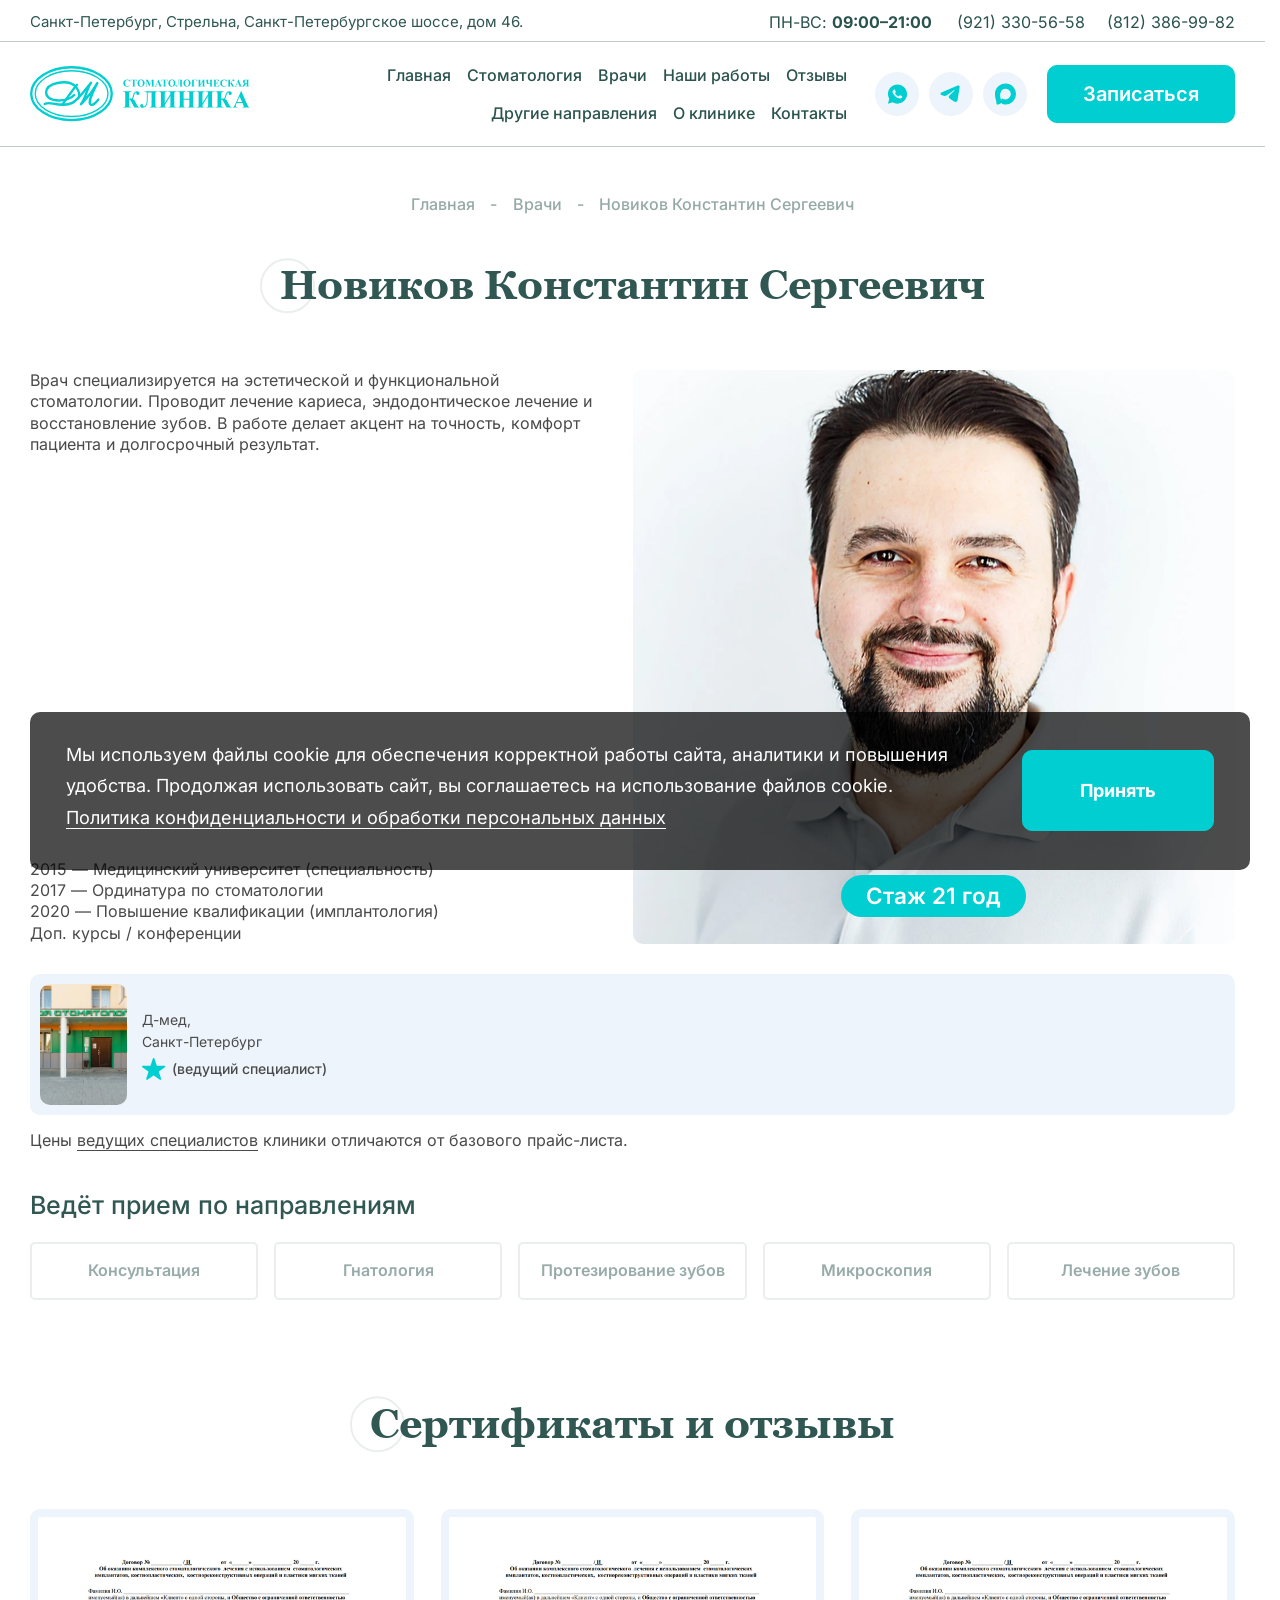
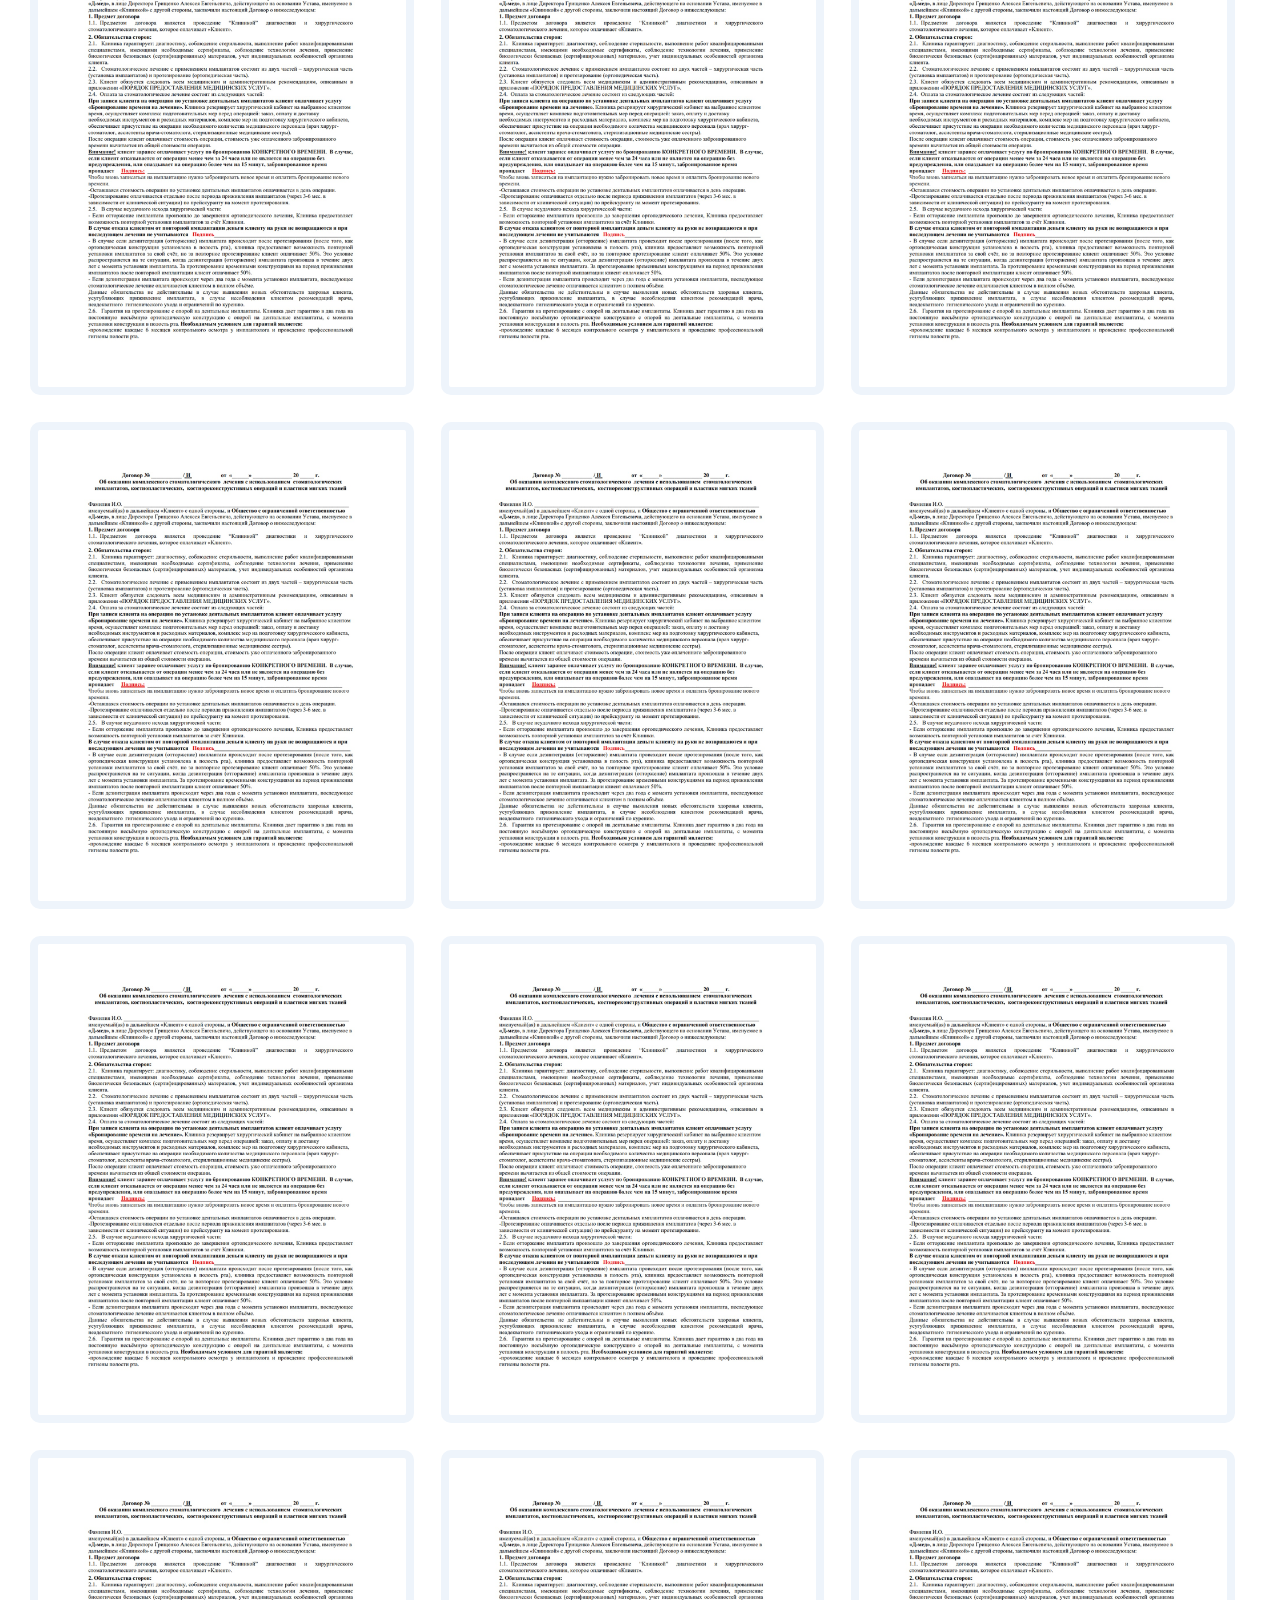
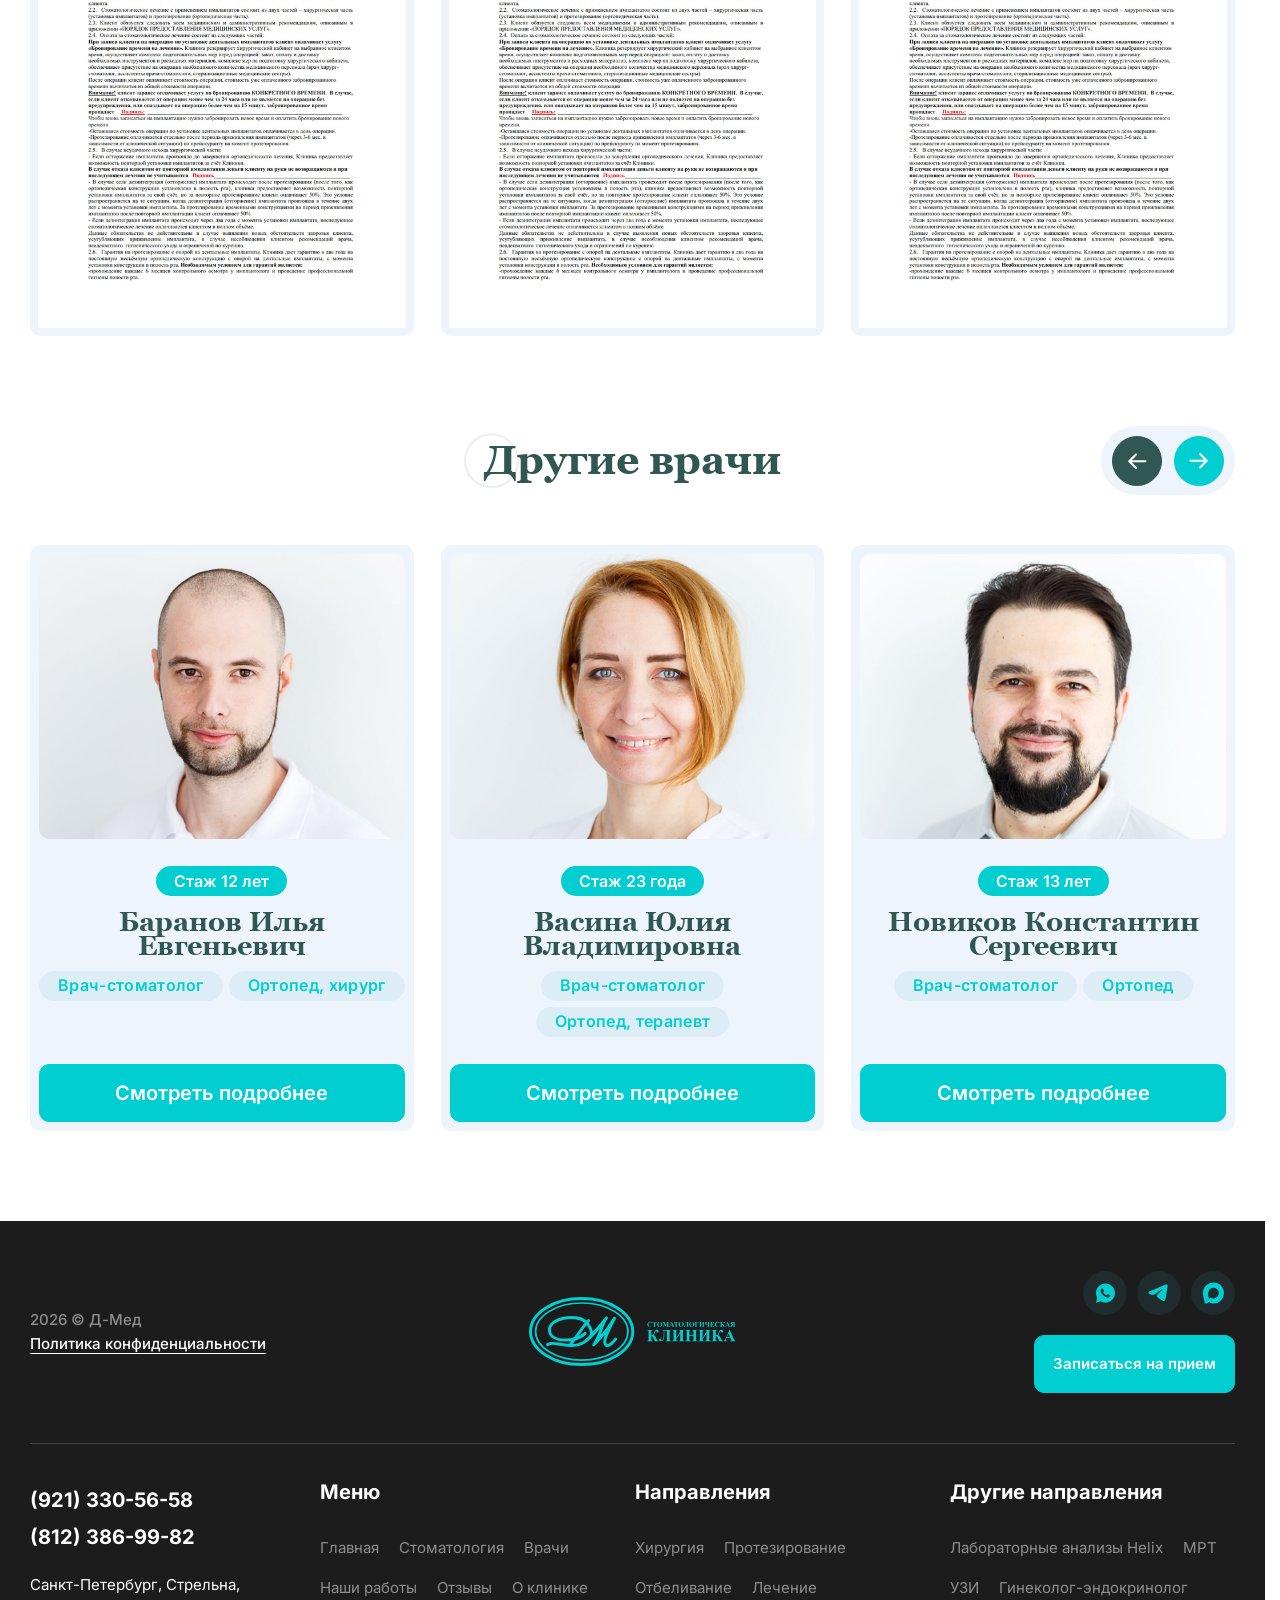
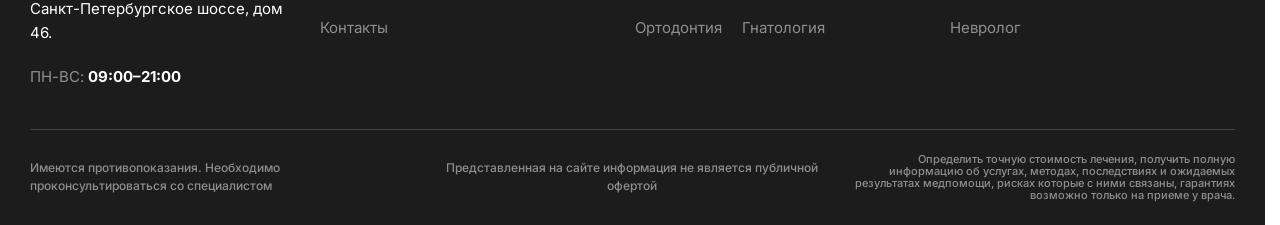
<file: doctor.html>
<!DOCTYPE html>
<html lang="ru">
    <head>
        <title>Главная</title>
        <meta http-equiv="X-UA-Compatible" content="IE=edge" />
        <meta charset="utf-8" />
        <meta name="keywords" content="" />
        <meta name="description" content="" />
        <meta name="author" content="" />
        <meta name="viewport" content="width=device-width, initial-scale=1.0" />
        <link rel="stylesheet" href="./css/reset.css" />
        <link rel="stylesheet" href="./css/fancybox.css" />
        <link rel="stylesheet" href="./css/nebo.css" />
        <link rel="stylesheet" href="./css/swiper-bundle.min.css" />

        <script src="./js/swiper-bundle.min.js" defer></script>
        <script src="./js/inputmask.min.js" defer></script>
        <script src="./js/fancybox.umd.js" defer></script>
        <script src="./js/scripts.js" defer></script>
        <link rel="stylesheet" href="./css/style.css" />
    </head>
    <body>
        <!-- wrap -->
        <div class="wrap">
            <!-- header -->
            <header class="header">
                <div class="inner-wrap">
                    <div class="logo-inner-wrap">
                        <a href="" class="logo">
                            <img src="./img/logo.svg" alt="" />
                        </a>
                    </div>
                    <div class="popup-menu-wrap menu-inner-wrap js-popup-wrap">
                        <a href="" class="btn-popup btn btn-action-ico ico-menu js-btn-popup-toggle"></a>
                        <div class="popup-content-block js-popup-block">
                            <div class="top-panel-wrap">
                                <div class="location-inner-wrap">
                                    Санкт-Петербург, Стрельна, Санкт-Петербургское шоссе, дом 46.
                                </div>
                                <div class="info-inner-wrap">
                                    <div class="info-wrap">
                                        ПН-ВС:
                                        <b>09:00–21:00</b>
                                    </div>
                                    <div class="phone-wrap"><a href="tel:9213305658">(921) 330-56-58</a></div>
                                    <div class="phone-wrap"><a href="tel:8123869982">(812) 386-99-82</a></div>
                                </div>
                            </div>
                            <div class="menu-wrap">
                                <a href="" class="btn-menu-back js-menu-back">
                                    <div class="button-ico">
                                        <img src="./img/arrow-back.svg" alt="" />
                                    </div>
                                    <div class="button-title">Назад</div>
                                </a>
                                <ul class="menu menu-main">
                                    <li>
                                        <a href="" class="btn-menu">
                                            <div class="button-title">Главная</div>
                                        </a>
                                    </li>
                                    <li>
                                        <a href="" class="btn-menu">
                                            <div class="button-title">Стоматология</div>
                                        </a>
                                        <ul class="menu">
                                            <li>
                                                <a href="" class="btn-submenu">
                                                    <div class="button-title">Хирургия</div>
                                                </a>
                                            </li>
                                            <li>
                                                <a href="" class="btn-submenu">
                                                    <div class="button-title">Протезирование</div>
                                                </a>
                                            </li>
                                            <li>
                                                <a href="" class="btn-submenu">
                                                    <div class="button-title">Отбеливание</div>
                                                </a>
                                            </li>
                                            <li>
                                                <a href="" class="btn-submenu">
                                                    <div class="button-title">Лечение</div>
                                                </a>
                                            </li>
                                            <li>
                                                <a href="" class="btn-submenu">
                                                    <div class="button-title">Ортодонтия</div>
                                                </a>
                                            </li>
                                            <li>
                                                <a href="" class="btn-submenu">
                                                    <div class="button-title">Скатология</div>
                                                </a>
                                            </li>
                                        </ul>
                                    </li>
                                    <li>
                                        <a href="" class="btn-menu">
                                            <div class="button-title">Врачи</div>
                                        </a>
                                    </li>
                                    <li>
                                        <a href="" class="btn-menu">
                                            <div class="button-title">Наши работы</div>
                                        </a>
                                    </li>
                                    <li>
                                        <a href="" class="btn-menu">
                                            <div class="button-title">Отзывы</div>
                                        </a>
                                    </li>
                                    <li>
                                        <a href="" class="btn-menu">
                                            <div class="button-title">Другие направления</div>
                                        </a>
                                        <ul class="menu">
                                            <li>
                                                <a href="" class="btn-submenu">
                                                    <div class="button-title">Лабораторные анализы Helix</div>
                                                </a>
                                            </li>
                                            <li>
                                                <a href="" class="btn-submenu">
                                                    <div class="button-title">MPT</div>
                                                </a>
                                            </li>
                                            <li>
                                                <a href="" class="btn-submenu">
                                                    <div class="button-title">УЗИ</div>
                                                </a>
                                            </li>
                                            <li>
                                                <a href="" class="btn-submenu">
                                                    <div class="button-title">Гинеколог-эндокринолог</div>
                                                </a>
                                            </li>
                                            <li>
                                                <a href="" class="btn-submenu">
                                                    <div class="button-title">Невролог</div>
                                                </a>
                                            </li>
                                        </ul>
                                    </li>
                                    <li>
                                        <a href="" class="btn-menu">
                                            <div class="button-title">О клинике</div>
                                        </a>
                                        <ul class="menu">
                                            <li>
                                                <a href="" class="btn-submenu">
                                                    <div class="button-title">О нас</div>
                                                </a>
                                            </li>
                                            <li>
                                                <a href="" class="btn-submenu">
                                                    <div class="button-title">Акции</div>
                                                </a>
                                            </li>
                                            <li>
                                                <a href="" class="btn-submenu">
                                                    <div class="button-title">Новости</div>
                                                </a>
                                            </li>
                                            <li>
                                                <a href="" class="btn-submenu">
                                                    <div class="button-title">Вакансии</div>
                                                </a>
                                            </li>
                                            <li>
                                                <a href="" class="btn-submenu">
                                                    <div class="button-title">Документы</div>
                                                </a>
                                            </li>
                                            <li>
                                                <a href="" class="btn-submenu">
                                                    <div class="button-title">Вопросы и ответы</div>
                                                </a>
                                            </li>
                                            <li>
                                                <a href="" class="btn-submenu">
                                                    <div class="button-title">Налоговый вычет</div>
                                                </a>
                                            </li>
                                        </ul>
                                    </li>
                                    <li>
                                        <a href="" class="btn-menu">
                                            <div class="button-title">Контакты</div>
                                        </a>
                                    </li>
                                </ul>
                            </div>
                            <div class="soc-wrap">
                                <a href="" class="btn button-light">
                                    <div class="button-ico">
                                        <img src="./img/soc-wa.svg" alt="" />
                                    </div>
                                </a>
                                <a href="" class="btn button-light">
                                    <div class="button-ico">
                                        <img src="./img/soc-tg.svg" alt="" />
                                    </div>
                                </a>
                                <a href="" class="btn button-light">
                                    <div class="button-ico">
                                        <img src="./img/soc-max.svg" alt="" />
                                    </div>
                                </a>
                            </div>
                            <div class="button-wrap">
                                <a href="" class="btn js-popup-open" data-popup="popup-callback">
                                    <div class="button-title">
                                        Записаться
                                        <span class="elm-hidden-desktop">на прием</span>
                                    </div>
                                </a>
                            </div>
                        </div>
                    </div>
                </div>
            </header>
            <!-- /header -->
            <!-- page -->
            <div class="page-full">
                <!--breadcrumbs-box-->
                <div class="breadcrumbs-box">
                    <ol class="menu">
                        <li><a href="">Главная</a></li>
                        <li><a href="">Врачи</a></li>
                        <li><a href="">Новиков Константин Сергеевич</a></li>
                    </ol>
                </div>
                <!--/breadcrumbs-box-->

                <!--title-box-->
                <div class="title-box">
                    <div class="title-wrap">
                        <h1 class="page-title title-decor">Новиков Константин Сергеевич</h1>
                    </div>
                </div>
                <!--/title-box-->

                <!--info-card-box-->
                <div class="info-card-box">
                    <div class="photo-inner-wrap">
                        <div class="elm-photo photo-cover">
                            <img src="./img/doctor.jpg" alt="" />
                        </div>
                        <div class="sticker-inner-wrap">
                            <div class="elm-sticker">Стаж 21 год</div>
                        </div>
                    </div>
                    <div class="info-inner-wrap">
                        <div class="text-wrap">
                            <p>
                                Врач специализируется на эстетической и функциональной стоматологии. Проводит лечение
                                кариеса, эндодонтическое лечение и восстановление зубов. В работе делает акцент на
                                точность, комфорт пациента и долгосрочный результат.
                            </p>
                        </div>
                        <div class="text-wrap">
                            <p>
                                2015 — Медицинский университет (специальность)
                                <br />
                                2017 — Ординатура по стоматологии
                                <br />
                                2020 — Повышение квалификации (имплантология)
                                <br />
                                Доп. курсы / конференции
                            </p>
                        </div>
                    </div>
                    <div class="main-info-wrap">
                        <div class="list-wrap">
                            <div class="section-title">Ведёт прием по направлениям</div>
                            <ul class="menu">
                                <li>
                                    <a href="" class="btn button-border button-light">
                                        <div class="button-title">Консультация</div>
                                    </a>
                                </li>
                                <li>
                                    <a href="" class="btn button-border button-light">
                                        <div class="button-title">Гнатология</div>
                                    </a>
                                </li>
                                <li>
                                    <a href="" class="btn button-border button-light">
                                        <div class="button-title">Протезирование зубов</div>
                                    </a>
                                </li>
                                <li>
                                    <a href="" class="btn button-border button-light">
                                        <div class="button-title">Микроскопия</div>
                                    </a>
                                </li>
                                <li>
                                    <a href="" class="btn button-border button-light">
                                        <div class="button-title">Лечение зубов</div>
                                    </a>
                                </li>
                            </ul>
                        </div>
                        <div class="location-wrap">
                            <div class="elm-panel-info">
                                <div class="panel-photo-wrap">
                                    <a href="./img/location.jpg" class="elm-photo photo-cover" data-fancybox="location">
                                        <img src="./img/location.jpg" alt="" />
                                    </a>
                                </div>
                                <div class="panel-info-wrap">
                                    <div class="panel-title">
                                        Д-мед,
                                        <br />
                                        Санкт-Петербург
                                    </div>
                                    <div class="panel-text">(ведущий специалист)</div>
                                </div>
                            </div>
                            <p>
                                Цены
                                <a href="" class="link-main">ведущих специалистов</a>
                                клиники отличаются от базового прайс-листа.
                            </p>
                        </div>
                    </div>
                </div>
                <!--/info-card-box-->

                <!--title-box-->
                <div class="title-box">
                    <div class="title-wrap">
                        <h2 class="page-title title-decor">Сертификаты и&nbsp;отзывы</h2>
                    </div>
                </div>
                <!--/title-box-->

                <!--tiles-box-->
                <div class="tiles-box">
                    <div class="items-wrap">
                        <!--item wrap-->
                        <div class="item-wrap">
                            <a href="./img/srt.jpg" class="item-tile-zoom" data-fancybox="gal">
                                <div class="elm-photo photo-cover photo-zoom">
                                    <img src="./img/srt.jpg" alt="" />
                                </div>
                            </a>
                        </div>
                        <!--/item wrap-->
                        <!--item wrap-->
                        <div class="item-wrap">
                            <a href="./img/srt.jpg" class="item-tile-zoom" data-fancybox="gal">
                                <div class="elm-photo photo-cover photo-zoom">
                                    <img src="./img/srt.jpg" alt="" />
                                </div>
                            </a>
                        </div>
                        <!--/item wrap-->
                        <!--item wrap-->
                        <div class="item-wrap">
                            <a href="./img/srt.jpg" class="item-tile-zoom" data-fancybox="gal">
                                <div class="elm-photo photo-cover photo-zoom">
                                    <img src="./img/srt.jpg" alt="" />
                                </div>
                            </a>
                        </div>
                        <!--/item wrap-->
                        <!--item wrap-->
                        <div class="item-wrap">
                            <a href="./img/srt.jpg" class="item-tile-zoom" data-fancybox="gal">
                                <div class="elm-photo photo-cover photo-zoom">
                                    <img src="./img/srt.jpg" alt="" />
                                </div>
                            </a>
                        </div>
                        <!--/item wrap-->
                        <!--item wrap-->
                        <div class="item-wrap">
                            <a href="./img/srt.jpg" class="item-tile-zoom" data-fancybox="gal">
                                <div class="elm-photo photo-cover photo-zoom">
                                    <img src="./img/srt.jpg" alt="" />
                                </div>
                            </a>
                        </div>
                        <!--/item wrap-->
                        <!--item wrap-->
                        <div class="item-wrap">
                            <a href="./img/srt.jpg" class="item-tile-zoom" data-fancybox="gal">
                                <div class="elm-photo photo-cover photo-zoom">
                                    <img src="./img/srt.jpg" alt="" />
                                </div>
                            </a>
                        </div>
                        <!--/item wrap-->
                        <!--item wrap-->
                        <div class="item-wrap">
                            <a href="./img/srt.jpg" class="item-tile-zoom" data-fancybox="gal">
                                <div class="elm-photo photo-cover photo-zoom">
                                    <img src="./img/srt.jpg" alt="" />
                                </div>
                            </a>
                        </div>
                        <!--/item wrap-->
                        <!--item wrap-->
                        <div class="item-wrap">
                            <a href="./img/srt.jpg" class="item-tile-zoom" data-fancybox="gal">
                                <div class="elm-photo photo-cover photo-zoom">
                                    <img src="./img/srt.jpg" alt="" />
                                </div>
                            </a>
                        </div>
                        <!--/item wrap-->
                        <!--item wrap-->
                        <div class="item-wrap">
                            <a href="./img/srt.jpg" class="item-tile-zoom" data-fancybox="gal">
                                <div class="elm-photo photo-cover photo-zoom">
                                    <img src="./img/srt.jpg" alt="" />
                                </div>
                            </a>
                        </div>
                        <!--/item wrap-->
                        <!--item wrap-->
                        <div class="item-wrap">
                            <a href="./img/srt.jpg" class="item-tile-zoom" data-fancybox="gal">
                                <div class="elm-photo photo-cover photo-zoom">
                                    <img src="./img/srt.jpg" alt="" />
                                </div>
                            </a>
                        </div>
                        <!--/item wrap-->
                        <!--item wrap-->
                        <div class="item-wrap">
                            <a href="./img/srt.jpg" class="item-tile-zoom" data-fancybox="gal">
                                <div class="elm-photo photo-cover photo-zoom">
                                    <img src="./img/srt.jpg" alt="" />
                                </div>
                            </a>
                        </div>
                        <!--/item wrap-->
                        <!--item wrap-->
                        <div class="item-wrap">
                            <a href="./img/srt.jpg" class="item-tile-zoom" data-fancybox="gal">
                                <div class="elm-photo photo-cover photo-zoom">
                                    <img src="./img/srt.jpg" alt="" />
                                </div>
                            </a>
                        </div>
                        <!--/item wrap-->
                    </div>
                </div>
                <!--/tiles-box-->

                <!--title-box-->
                <div class="title-box">
                    <div class="title-wrap">
                        <h2 class="page-title title-decor">Другие врачи</h2>
                    </div>
                </div>
                <!--/title-box-->

                <!--tiles-box-->
                <div class="tiles-box">
                    <div class="slider-inner-wrap slider-tiles">
                        <div class="slider-wrap swiper">
                            <div class="slider swiper-wrapper">
                                <!--sl-wrap-->
                                <div class="sl-wrap swiper-slide">
                                    <div class="item-tile-doctor">
                                        <div class="tile-photo-wrap">
                                            <div class="elm-photo photo-cover">
                                                <img src="./img/doc01.jpg" alt="" />
                                            </div>
                                        </div>
                                        <div class="tile-info-wrap">
                                            <div class="tile-sticker-wrap">
                                                <div class="elm-sticker">Стаж 12 лет</div>
                                            </div>
                                            <div class="tile-title-wrap">
                                                <div class="tile-title h3-title">
                                                    Баранов Илья
                                                    <br />
                                                    Евгеньевич
                                                </div>
                                            </div>
                                            <div class="tile-tags-wrap">
                                                <a href="" class="btn button-light-dark">
                                                    <div class="button-title">Врач-стоматолог</div>
                                                </a>
                                                <a href="" class="btn button-light-dark">
                                                    <div class="button-title">Ортопед, хирург</div>
                                                </a>
                                            </div>
                                        </div>
                                        <div class="tile-action-wrap">
                                            <a href="" class="btn">
                                                <div class="button-title">Смотреть подробнее</div>
                                            </a>
                                        </div>
                                    </div>
                                </div>
                                <!--/sl-wrap-->
                                <!--sl-wrap-->
                                <div class="sl-wrap swiper-slide">
                                    <div class="item-tile-doctor">
                                        <div class="tile-photo-wrap">
                                            <div class="elm-photo photo-cover">
                                                <img src="./img/doc02.jpg" alt="" />
                                            </div>
                                        </div>
                                        <div class="tile-info-wrap">
                                            <div class="tile-sticker-wrap">
                                                <div class="elm-sticker">Стаж 23 года</div>
                                            </div>
                                            <div class="tile-title-wrap">
                                                <div class="tile-title h3-title">
                                                    Васина Юлия
                                                    <br />
                                                    Владимировна
                                                </div>
                                            </div>
                                            <div class="tile-tags-wrap">
                                                <a href="" class="btn button-light-dark">
                                                    <div class="button-title">Врач-стоматолог</div>
                                                </a>
                                                <a href="" class="btn button-light-dark">
                                                    <div class="button-title">Ортопед, терапевт</div>
                                                </a>
                                            </div>
                                        </div>
                                        <div class="tile-action-wrap">
                                            <a href="" class="btn">
                                                <div class="button-title">Смотреть подробнее</div>
                                            </a>
                                        </div>
                                    </div>
                                </div>
                                <!--/sl-wrap-->
                                <!--sl-wrap-->
                                <div class="sl-wrap swiper-slide">
                                    <div class="item-tile-doctor">
                                        <div class="tile-photo-wrap">
                                            <div class="elm-photo photo-cover">
                                                <img src="./img/doc03.jpg" alt="" />
                                            </div>
                                        </div>
                                        <div class="tile-info-wrap">
                                            <div class="tile-sticker-wrap">
                                                <div class="elm-sticker">Стаж 13 лет</div>
                                            </div>
                                            <div class="tile-title-wrap">
                                                <div class="tile-title h3-title">
                                                    Новиков Константин
                                                    <br />
                                                    Сергеевич
                                                </div>
                                            </div>
                                            <div class="tile-tags-wrap">
                                                <a href="" class="btn button-light-dark">
                                                    <div class="button-title">Врач-стоматолог</div>
                                                </a>
                                                <a href="" class="btn button-light-dark">
                                                    <div class="button-title">Ортопед</div>
                                                </a>
                                            </div>
                                        </div>
                                        <div class="tile-action-wrap">
                                            <a href="" class="btn">
                                                <div class="button-title">Смотреть подробнее</div>
                                            </a>
                                        </div>
                                    </div>
                                </div>
                                <!--/sl-wrap-->
                                <!--sl-wrap-->
                                <div class="sl-wrap swiper-slide">
                                    <div class="item-tile-doctor">
                                        <div class="tile-photo-wrap">
                                            <div class="elm-photo photo-cover">
                                                <img src="./img/doc01.jpg" alt="" />
                                            </div>
                                        </div>
                                        <div class="tile-info-wrap">
                                            <div class="tile-sticker-wrap">
                                                <div class="elm-sticker">Стаж 12 лет</div>
                                            </div>
                                            <div class="tile-title-wrap">
                                                <div class="tile-title h3-title">
                                                    Баранов Илья
                                                    <br />
                                                    Евгеньевич
                                                </div>
                                            </div>
                                            <div class="tile-tags-wrap">
                                                <a href="" class="btn button-light-dark">
                                                    <div class="button-title">Врач-стоматолог</div>
                                                </a>
                                                <a href="" class="btn button-light-dark">
                                                    <div class="button-title">Ортопед, хирург</div>
                                                </a>
                                            </div>
                                        </div>
                                        <div class="tile-action-wrap">
                                            <a href="" class="btn">
                                                <div class="button-title">Смотреть подробнее</div>
                                            </a>
                                        </div>
                                    </div>
                                </div>
                                <!--/sl-wrap-->
                                <!--sl-wrap-->
                                <div class="sl-wrap swiper-slide">
                                    <div class="item-tile-doctor">
                                        <div class="tile-photo-wrap">
                                            <div class="elm-photo photo-cover">
                                                <img src="./img/doc02.jpg" alt="" />
                                            </div>
                                        </div>
                                        <div class="tile-info-wrap">
                                            <div class="tile-sticker-wrap">
                                                <div class="elm-sticker">Стаж 23 года</div>
                                            </div>
                                            <div class="tile-title-wrap">
                                                <div class="tile-title h3-title">
                                                    Васина Юлия
                                                    <br />
                                                    Владимировна
                                                </div>
                                            </div>
                                            <div class="tile-tags-wrap">
                                                <a href="" class="btn button-light-dark">
                                                    <div class="button-title">Врач-стоматолог</div>
                                                </a>
                                                <a href="" class="btn button-light-dark">
                                                    <div class="button-title">Ортопед, терапевт</div>
                                                </a>
                                            </div>
                                        </div>
                                        <div class="tile-action-wrap">
                                            <a href="" class="btn">
                                                <div class="button-title">Смотреть подробнее</div>
                                            </a>
                                        </div>
                                    </div>
                                </div>
                                <!--/sl-wrap-->
                                <!--sl-wrap-->
                                <div class="sl-wrap swiper-slide">
                                    <div class="item-tile-doctor">
                                        <div class="tile-photo-wrap">
                                            <div class="elm-photo photo-cover">
                                                <img src="./img/doc03.jpg" alt="" />
                                            </div>
                                        </div>
                                        <div class="tile-info-wrap">
                                            <div class="tile-sticker-wrap">
                                                <div class="elm-sticker">Стаж 13 лет</div>
                                            </div>
                                            <div class="tile-title-wrap">
                                                <div class="tile-title h3-title">
                                                    Новиков Константин
                                                    <br />
                                                    Сергеевич
                                                </div>
                                            </div>
                                            <div class="tile-tags-wrap">
                                                <a href="" class="btn button-light-dark">
                                                    <div class="button-title">Врач-стоматолог</div>
                                                </a>
                                                <a href="" class="btn button-light-dark">
                                                    <div class="button-title">Ортопед</div>
                                                </a>
                                            </div>
                                        </div>
                                        <div class="tile-action-wrap">
                                            <a href="" class="btn">
                                                <div class="button-title">Смотреть подробнее</div>
                                            </a>
                                        </div>
                                    </div>
                                </div>
                                <!--/sl-wrap-->
                            </div>
                        </div>
                        <div class="slider-actions-wrap">
                            <div
                                class="btn btn-action-ico ico-arrow ico-arrow-prev button-slider button-slider-prev button-slider-tiles-prev"
                            ></div>
                            <div
                                class="btn btn-action-ico ico-arrow ico-arrow-next button-slider button-slider-next button-slider-tiles-next"
                            ></div>
                        </div>
                        <div class="slider-pagination slider-tiles-pagination"></div>
                    </div>
                </div>
                <!--/tiles-box-->
            </div>
            <!-- /page -->

            <!-- footer -->
            <footer class="footer">
                <!--footer-main-panel-->
                <div class="footer-main-panel cnt-section">
                    <div class="inner-wrap">
                        <div class="top-panel-wrap">
                            <div class="logo-wrap">
                                <a href="" class="logo">
                                    <img src="./img/logo-footer.svg" alt="" />
                                </a>
                            </div>
                            <div class="policy-wrap">
                                <p>
                                    2026 © Д-Мед
                                    <br />
                                    <a href="" class="link-main">Политика конфиденциальности</a>
                                </p>
                            </div>
                            <div class="actions-wrap">
                                <div class="soc-wrap">
                                    <a href="" class="btn button-dark">
                                        <div class="button-ico">
                                            <img src="./img/soc-wa.svg" alt="" />
                                        </div>
                                    </a>
                                    <a href="" class="btn button-dark">
                                        <div class="button-ico">
                                            <img src="./img/soc-tg.svg" alt="" />
                                        </div>
                                    </a>
                                    <a href="" class="btn button-dark">
                                        <div class="button-ico">
                                            <img src="./img/soc-max.svg" alt="" />
                                        </div>
                                    </a>
                                </div>
                                <div class="button-wrap">
                                    <a href="" class="btn js-popup-open" data-popup="popup-callback">
                                        <div class="button-title">Записаться на прием</div>
                                    </a>
                                </div>
                            </div>
                        </div>
                        <div class="main-panel-wrap">
                            <div class="info-inner-wrap">
                                <div class="phone-wrap"><a href="tel:9213305658">(921) 330-56-58</a></div>
                                <div class="phone-wrap"><a href="tel:8123869982">(812) 386-99-82</a></div>
                                <div class="location-wrap">
                                    Санкт-Петербург, Стрельна, Санкт-Петербургское шоссе, дом 46.
                                </div>
                                <div class="info-wrap">
                                    ПН-ВС:
                                    <b>09:00–21:00</b>
                                </div>
                            </div>
                            <div class="menu-inner-wrap">
                                <ul class="menu menu-main">
                                    <li>
                                        <div class="menu-title">Меню</div>
                                        <ul class="menu">
                                            <li>
                                                <a href="" class="btn-menu">
                                                    <div class="button-title">Главная</div>
                                                </a>
                                            </li>
                                            <li>
                                                <a href="" class="btn-menu">
                                                    <div class="button-title">Стоматология</div>
                                                </a>
                                            </li>
                                            <li>
                                                <a href="" class="btn-menu">
                                                    <div class="button-title">Врачи</div>
                                                </a>
                                            </li>
                                            <li>
                                                <a href="" class="btn-menu">
                                                    <div class="button-title">Наши работы</div>
                                                </a>
                                            </li>
                                            <li>
                                                <a href="" class="btn-menu">
                                                    <div class="button-title">Отзывы</div>
                                                </a>
                                            </li>
                                            <li>
                                                <a href="" class="btn-menu">
                                                    <div class="button-title">О клинике</div>
                                                </a>
                                            </li>
                                            <li>
                                                <a href="" class="btn-menu">
                                                    <div class="button-title">Контакты</div>
                                                </a>
                                            </li>
                                        </ul>
                                    </li>
                                    <li>
                                        <div class="menu-title">Направления</div>
                                        <ul class="menu">
                                            <li>
                                                <a href="" class="btn-menu">
                                                    <div class="button-title">Хирургия</div>
                                                </a>
                                            </li>
                                            <li>
                                                <a href="" class="btn-menu">
                                                    <div class="button-title">Протезирование</div>
                                                </a>
                                            </li>
                                            <li>
                                                <a href="" class="btn-menu">
                                                    <div class="button-title">Отбеливание</div>
                                                </a>
                                            </li>
                                            <li>
                                                <a href="" class="btn-menu">
                                                    <div class="button-title">Лечение</div>
                                                </a>
                                            </li>
                                            <li>
                                                <a href="" class="btn-menu">
                                                    <div class="button-title">Ортодонтия</div>
                                                </a>
                                            </li>
                                            <li>
                                                <a href="" class="btn-menu">
                                                    <div class="button-title">Гнатология</div>
                                                </a>
                                            </li>
                                        </ul>
                                    </li>
                                    <li>
                                        <div class="menu-title">Другие направления</div>
                                        <ul class="menu">
                                            <li>
                                                <a href="" class="btn-menu">
                                                    <div class="button-title">Лабораторные анализы Helix</div>
                                                </a>
                                            </li>
                                            <li>
                                                <a href="" class="btn-menu">
                                                    <div class="button-title">МРТ</div>
                                                </a>
                                            </li>
                                            <li>
                                                <a href="" class="btn-menu">
                                                    <div class="button-title">УЗИ</div>
                                                </a>
                                            </li>
                                            <li>
                                                <a href="" class="btn-menu">
                                                    <div class="button-title">Гинеколог-эндокринолог</div>
                                                </a>
                                            </li>
                                            <li>
                                                <a href="" class="btn-menu">
                                                    <div class="button-title">Невролог</div>
                                                </a>
                                            </li>
                                        </ul>
                                    </li>
                                </ul>
                            </div>
                        </div>
                    </div>
                </div>
                <!--/footer-main-panel-->
                <!--footer-bottom-panel-->
                <div class="footer-bottom-panel cnt-section">
                    <div class="inner-wrap">
                        <div class="info-wrap">
                            <p>Имеются противопоказания. Необходимо проконсультироваться со специалистом</p>
                        </div>
                        <div class="info-wrap">
                            <p>Представленная на сайте информация не является публичной офертой</p>
                        </div>
                        <div class="info-wrap">
                            <p>
                                Определить точную стоимость лечения, получить полную информацию об услугах, методах,
                                последствиях и ожидаемых результатах медпомощи, рисках которые с ними связаны, гарантиях
                                возможно только на приеме у врача.
                            </p>
                        </div>
                    </div>
                </div>
                <!--/footer-bottom-panel-->
            </footer>
            <!-- /footer -->
        </div>
        <!-- /wrap -->

        <!-- popups (всплывающие окна) -->
        <!--popup-outer-box-->
        <div class="popup-outer-box popup-cookie active" id="cookie_notification">
            <div class="popup-box">
                <div class="popup-content-wrap">
                    <div class="popup-cookie-box">
                        <div class="info-inner-wrap">
                            <p>
                                Мы используем файлы cookie для обеспечения корректной работы сайта, аналитики и
                                повышения удобства. Продолжая использовать сайт, вы соглашаетесь на использование файлов
                                cookie.
                                <br />
                                <a href="" class="link-main">
                                    Политика конфиденциальности и обработки персональных данных
                                </a>
                            </p>
                        </div>
                        <div class="action-inner-wrap">
                            <div class="btn button-arrow-link cookie_accept">
                                <div class="button-title">Принять</div>
                            </div>
                        </div>
                    </div>
                </div>
            </div>
        </div>
        <!--/popup-outer-box-->
        <script>
            function checkCookies() {
                let cookieDate = localStorage.getItem("cookieDate");
                let cookieNotification = document.getElementById("cookie_notification");
                let cookieBtn = cookieNotification.querySelector(".cookie_accept");
                if (!cookieDate || +cookieDate + 31536000000 < Date.now()) {
                    cookieNotification.classList.add("active");
                }
                cookieBtn.addEventListener("click", function () {
                    localStorage.setItem("cookieDate", Date.now());
                    cookieNotification.classList.remove("active");
                });
            }
            checkCookies();
        </script>

        <!--popup-outer-box-->
        <div class="popup-outer-box" id="popup-callback">
            <div class="popup-box">
                <a href="" class="btn-popup-close btn btn-action-ico ico-close js-popup-close"></a>
                <div class="popup-content-wrap">
                    <div class="popup-form-box">
                        <div class="box-inner-wrap">
                            <div class="photo-inner-wrap">
                                <img src="./img/popup-left.jpg" alt="" class="img-bg-cover" />
                            </div>
                            <div class="photo-inner-wrap">
                                <img src="./img/popup-right.jpg" alt="" class="img-bg-cover" />
                            </div>
                            <form action="/" class="form-inner-wrap">
                                <div class="title-inner-wrap">
                                    <div class="frm-title page-title">Связаться с нами</div>
                                    <p>
                                        Хотите узнать подробнее? Наши специалисты ответят на все ваши вопросы и помогут
                                        выбрать оптимальный путь к здоровой и красивой улыбке.
                                    </p>
                                </div>
                                <div class="frm-row">
                                    <div class="frm-field">
                                        <div class="field-title">Введите ФИО</div>
                                        <div class="frm-field-input">
                                            <input type="text" class="form-input" placeholder="ФИО" value="" />
                                        </div>
                                    </div>
                                    <div class="frm-field">
                                        <div class="field-title">Введите номер телефона</div>
                                        <div class="frm-field-input">
                                            <input
                                                type="tel"
                                                class="form-input"
                                                placeholder="+7 (___) ___-__-__"
                                                value=""
                                            />
                                        </div>
                                    </div>
                                    <div class="frm-field">
                                        <div class="field-title">Введите почту</div>
                                        <div class="frm-field-input">
                                            <input
                                                type="email"
                                                class="form-input"
                                                placeholder="Ivan.nosr@mail.ru"
                                                value=""
                                            />
                                        </div>
                                    </div>
                                </div>
                                <div class="frm-row-submit">
                                    <div class="frm-field">
                                        <button type="submit" class="btn">
                                            <span class="button-title">Записаться на прием</span>
                                        </button>
                                    </div>
                                    <div class="frm-field">
                                        <div class="frm-select">
                                            <input type="checkbox" id="popup" />
                                            <label for="popup">
                                                Отправляя данную форму, я соглашаюсь с
                                                <a href="">Политикой конфиденциальности</a>
                                            </label>
                                        </div>
                                    </div>
                                </div>
                            </form>
                        </div>
                    </div>
                </div>
            </div>
        </div>
        <!--/popup-outer-box-->
    </body>
</html>
</file>
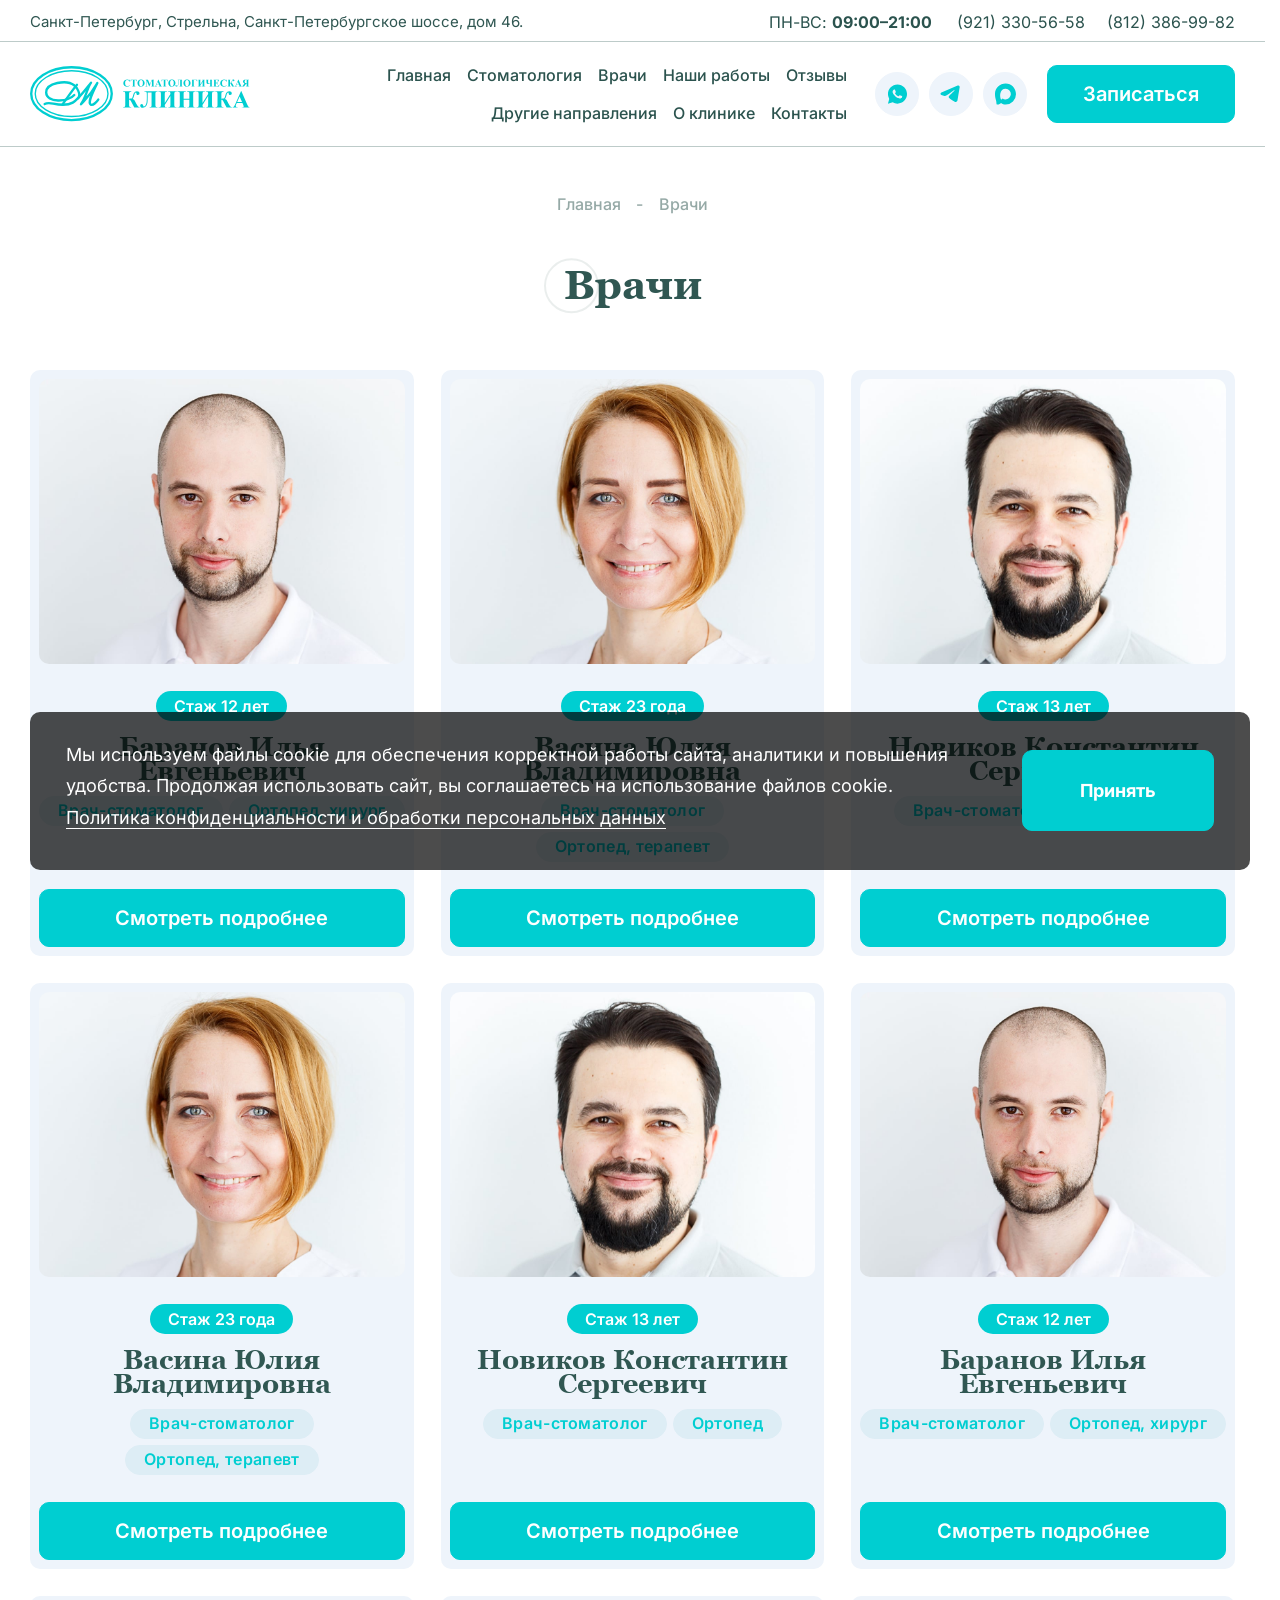
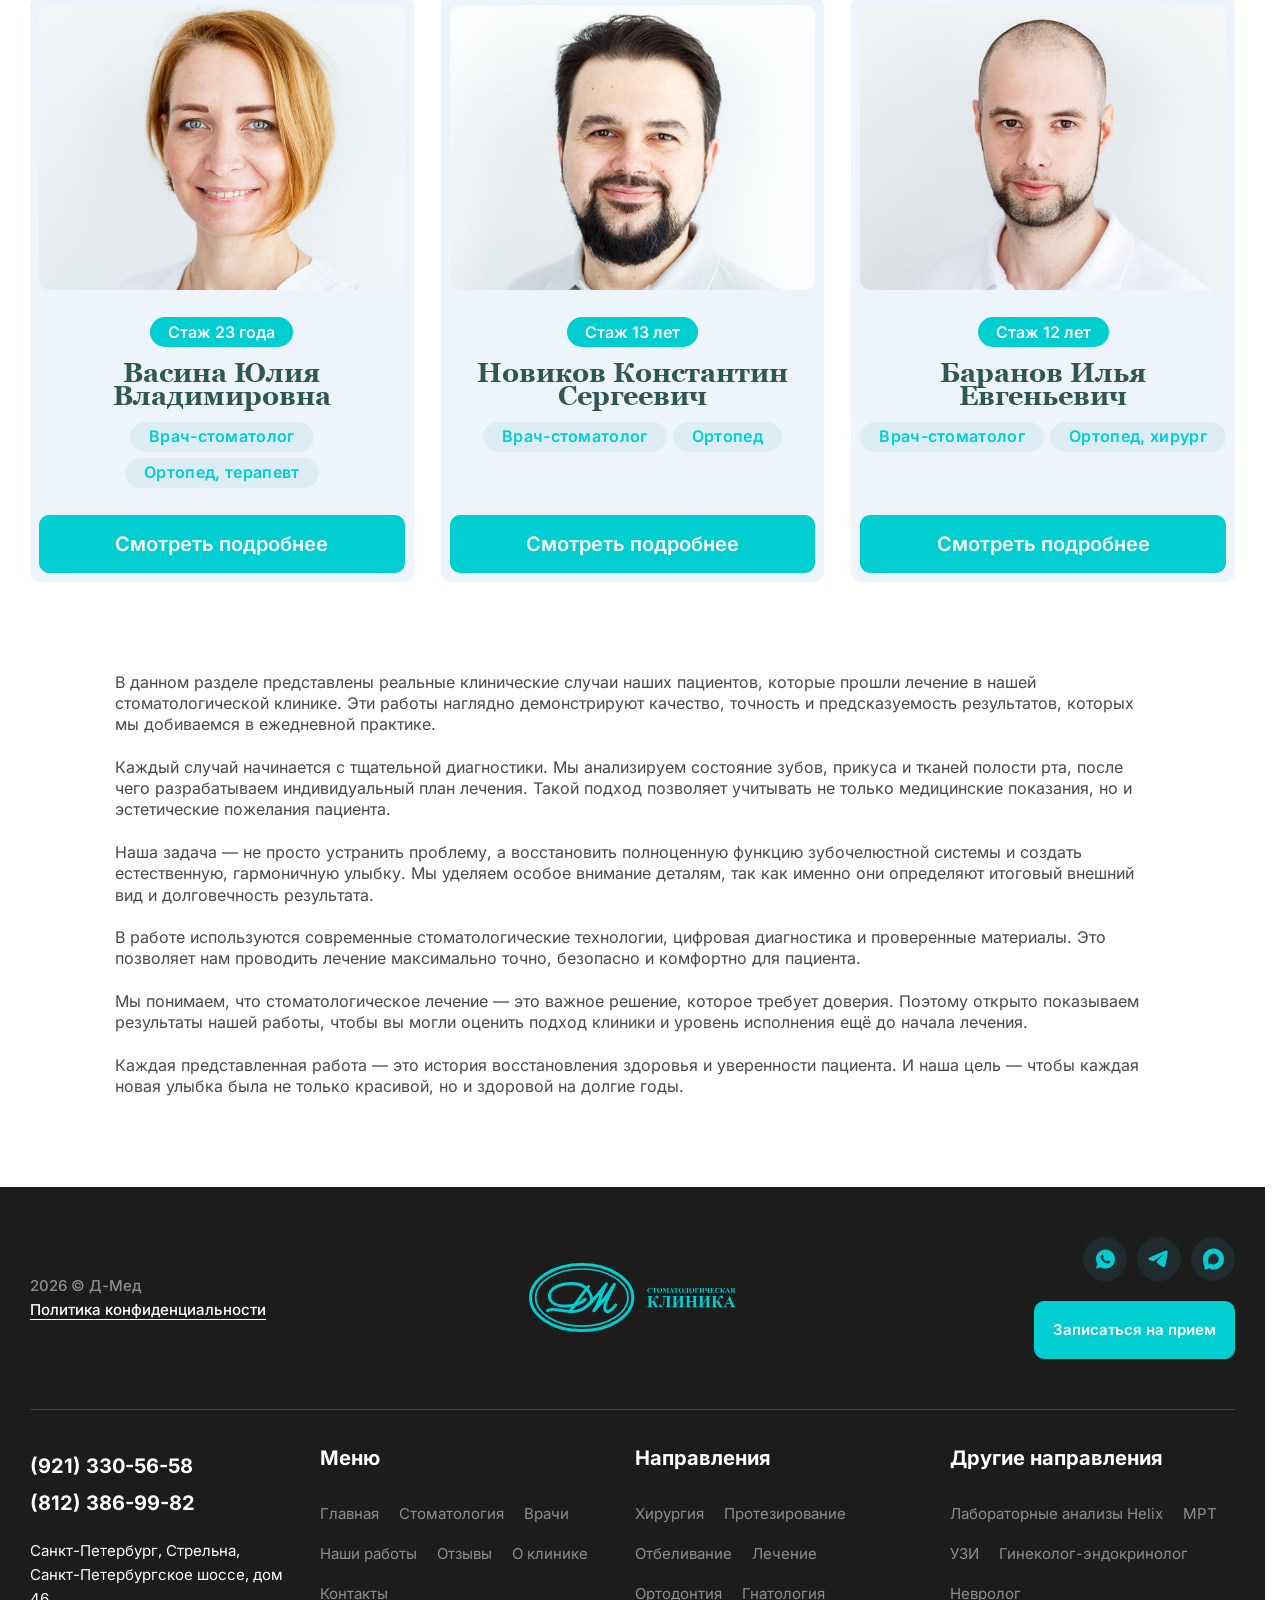
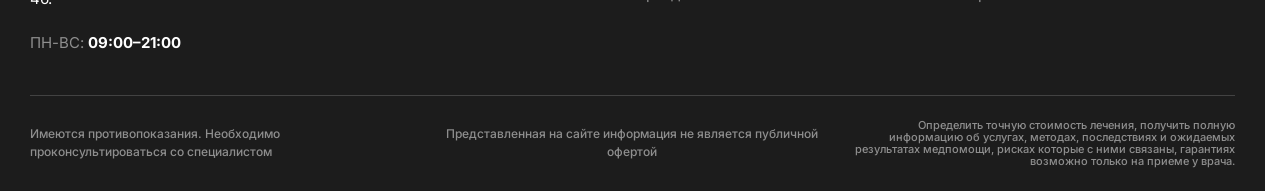
<file: doctors.html>
<!DOCTYPE html>
<html lang="ru">
    <head>
        <title>Главная</title>
        <meta http-equiv="X-UA-Compatible" content="IE=edge" />
        <meta charset="utf-8" />
        <meta name="keywords" content="" />
        <meta name="description" content="" />
        <meta name="author" content="" />
        <meta name="viewport" content="width=device-width, initial-scale=1.0" />
        <link rel="stylesheet" href="./css/reset.css" />
        <link rel="stylesheet" href="./css/fancybox.css" />
        <link rel="stylesheet" href="./css/nebo.css" />
        <link rel="stylesheet" href="./css/swiper-bundle.min.css" />

        <script src="./js/swiper-bundle.min.js" defer></script>
        <script src="./js/inputmask.min.js" defer></script>
        <script src="./js/fancybox.umd.js" defer></script>
        <script src="./js/scripts.js" defer></script>
        <link rel="stylesheet" href="./css/style.css" />
    </head>
    <body>
        <!-- wrap -->
        <div class="wrap">
            <!-- header -->
            <header class="header">
                <div class="inner-wrap">
                    <div class="logo-inner-wrap">
                        <a href="" class="logo">
                            <img src="./img/logo.svg" alt="" />
                        </a>
                    </div>
                    <div class="popup-menu-wrap menu-inner-wrap js-popup-wrap">
                        <a href="" class="btn-popup btn btn-action-ico ico-menu js-btn-popup-toggle"></a>
                        <div class="popup-content-block js-popup-block">
                            <div class="top-panel-wrap">
                                <div class="location-inner-wrap">
                                    Санкт-Петербург, Стрельна, Санкт-Петербургское шоссе, дом 46.
                                </div>
                                <div class="info-inner-wrap">
                                    <div class="info-wrap">
                                        ПН-ВС:
                                        <b>09:00–21:00</b>
                                    </div>
                                    <div class="phone-wrap"><a href="tel:9213305658">(921) 330-56-58</a></div>
                                    <div class="phone-wrap"><a href="tel:8123869982">(812) 386-99-82</a></div>
                                </div>
                            </div>
                            <div class="menu-wrap">
                                <a href="" class="btn-menu-back js-menu-back">
                                    <div class="button-ico">
                                        <img src="./img/arrow-back.svg" alt="" />
                                    </div>
                                    <div class="button-title">Назад</div>
                                </a>
                                <ul class="menu menu-main">
                                    <li>
                                        <a href="" class="btn-menu">
                                            <div class="button-title">Главная</div>
                                        </a>
                                    </li>
                                    <li>
                                        <a href="" class="btn-menu">
                                            <div class="button-title">Стоматология</div>
                                        </a>
                                        <ul class="menu">
                                            <li>
                                                <a href="" class="btn-submenu">
                                                    <div class="button-title">Хирургия</div>
                                                </a>
                                            </li>
                                            <li>
                                                <a href="" class="btn-submenu">
                                                    <div class="button-title">Протезирование</div>
                                                </a>
                                            </li>
                                            <li>
                                                <a href="" class="btn-submenu">
                                                    <div class="button-title">Отбеливание</div>
                                                </a>
                                            </li>
                                            <li>
                                                <a href="" class="btn-submenu">
                                                    <div class="button-title">Лечение</div>
                                                </a>
                                            </li>
                                            <li>
                                                <a href="" class="btn-submenu">
                                                    <div class="button-title">Ортодонтия</div>
                                                </a>
                                            </li>
                                            <li>
                                                <a href="" class="btn-submenu">
                                                    <div class="button-title">Скатология</div>
                                                </a>
                                            </li>
                                        </ul>
                                    </li>
                                    <li>
                                        <a href="" class="btn-menu">
                                            <div class="button-title">Врачи</div>
                                        </a>
                                    </li>
                                    <li>
                                        <a href="" class="btn-menu">
                                            <div class="button-title">Наши работы</div>
                                        </a>
                                    </li>
                                    <li>
                                        <a href="" class="btn-menu">
                                            <div class="button-title">Отзывы</div>
                                        </a>
                                    </li>
                                    <li>
                                        <a href="" class="btn-menu">
                                            <div class="button-title">Другие направления</div>
                                        </a>
                                        <ul class="menu">
                                            <li>
                                                <a href="" class="btn-submenu">
                                                    <div class="button-title">Лабораторные анализы Helix</div>
                                                </a>
                                            </li>
                                            <li>
                                                <a href="" class="btn-submenu">
                                                    <div class="button-title">MPT</div>
                                                </a>
                                            </li>
                                            <li>
                                                <a href="" class="btn-submenu">
                                                    <div class="button-title">УЗИ</div>
                                                </a>
                                            </li>
                                            <li>
                                                <a href="" class="btn-submenu">
                                                    <div class="button-title">Гинеколог-эндокринолог</div>
                                                </a>
                                            </li>
                                            <li>
                                                <a href="" class="btn-submenu">
                                                    <div class="button-title">Невролог</div>
                                                </a>
                                            </li>
                                        </ul>
                                    </li>
                                    <li>
                                        <a href="" class="btn-menu">
                                            <div class="button-title">О клинике</div>
                                        </a>
                                        <ul class="menu">
                                            <li>
                                                <a href="" class="btn-submenu">
                                                    <div class="button-title">О нас</div>
                                                </a>
                                            </li>
                                            <li>
                                                <a href="" class="btn-submenu">
                                                    <div class="button-title">Акции</div>
                                                </a>
                                            </li>
                                            <li>
                                                <a href="" class="btn-submenu">
                                                    <div class="button-title">Новости</div>
                                                </a>
                                            </li>
                                            <li>
                                                <a href="" class="btn-submenu">
                                                    <div class="button-title">Вакансии</div>
                                                </a>
                                            </li>
                                            <li>
                                                <a href="" class="btn-submenu">
                                                    <div class="button-title">Документы</div>
                                                </a>
                                            </li>
                                            <li>
                                                <a href="" class="btn-submenu">
                                                    <div class="button-title">Вопросы и ответы</div>
                                                </a>
                                            </li>
                                            <li>
                                                <a href="" class="btn-submenu">
                                                    <div class="button-title">Налоговый вычет</div>
                                                </a>
                                            </li>
                                        </ul>
                                    </li>
                                    <li>
                                        <a href="" class="btn-menu">
                                            <div class="button-title">Контакты</div>
                                        </a>
                                    </li>
                                </ul>
                            </div>
                            <div class="soc-wrap">
                                <a href="" class="btn button-light">
                                    <div class="button-ico">
                                        <img src="./img/soc-wa.svg" alt="" />
                                    </div>
                                </a>
                                <a href="" class="btn button-light">
                                    <div class="button-ico">
                                        <img src="./img/soc-tg.svg" alt="" />
                                    </div>
                                </a>
                                <a href="" class="btn button-light">
                                    <div class="button-ico">
                                        <img src="./img/soc-max.svg" alt="" />
                                    </div>
                                </a>
                            </div>
                            <div class="button-wrap">
                                <a href="" class="btn js-popup-open" data-popup="popup-callback">
                                    <div class="button-title">
                                        Записаться
                                        <span class="elm-hidden-desktop">на прием</span>
                                    </div>
                                </a>
                            </div>
                        </div>
                    </div>
                </div>
            </header>
            <!-- /header -->
            <!-- page -->
            <div class="page-full">
                <!--breadcrumbs-box-->
                <div class="breadcrumbs-box">
                    <ol class="menu">
                        <li><a href="">Главная</a></li>
                        <li><a href="">Врачи</a></li>
                    </ol>
                </div>
                <!--/breadcrumbs-box-->

                <!--title-box-->
                <div class="title-box">
                    <div class="title-wrap">
                        <h1 class="page-title title-decor">Врачи</h1>
                    </div>
                </div>
                <!--/title-box-->

                <!--tiles-box-->
                <div class="tiles-box">
                    <div class="items-wrap">
                        <!--item-wrap-->
                        <div class="item-wrap">
                            <div class="item-tile-doctor">
                                <div class="tile-photo-wrap">
                                    <div class="elm-photo photo-cover">
                                        <img src="./img/doc01.jpg" alt="" />
                                    </div>
                                </div>
                                <div class="tile-info-wrap">
                                    <div class="tile-sticker-wrap">
                                        <div class="elm-sticker">Стаж 12 лет</div>
                                    </div>
                                    <div class="tile-title-wrap">
                                        <div class="tile-title h3-title">
                                            Баранов Илья
                                            <br />
                                            Евгеньевич
                                        </div>
                                    </div>
                                    <div class="tile-tags-wrap">
                                        <a href="" class="btn button-light-dark">
                                            <div class="button-title">Врач-стоматолог</div>
                                        </a>
                                        <a href="" class="btn button-light-dark">
                                            <div class="button-title">Ортопед, хирург</div>
                                        </a>
                                    </div>
                                </div>
                                <div class="tile-action-wrap">
                                    <a href="" class="btn">
                                        <div class="button-title">Смотреть подробнее</div>
                                    </a>
                                </div>
                            </div>
                        </div>
                        <!--/item-wrap-->
                        <!--item-wrap-->
                        <div class="item-wrap">
                            <div class="item-tile-doctor">
                                <div class="tile-photo-wrap">
                                    <div class="elm-photo photo-cover">
                                        <img src="./img/doc02.jpg" alt="" />
                                    </div>
                                </div>
                                <div class="tile-info-wrap">
                                    <div class="tile-sticker-wrap">
                                        <div class="elm-sticker">Стаж 23 года</div>
                                    </div>
                                    <div class="tile-title-wrap">
                                        <div class="tile-title h3-title">
                                            Васина Юлия
                                            <br />
                                            Владимировна
                                        </div>
                                    </div>
                                    <div class="tile-tags-wrap">
                                        <a href="" class="btn button-light-dark">
                                            <div class="button-title">Врач-стоматолог</div>
                                        </a>
                                        <a href="" class="btn button-light-dark">
                                            <div class="button-title">Ортопед, терапевт</div>
                                        </a>
                                    </div>
                                </div>
                                <div class="tile-action-wrap">
                                    <a href="" class="btn">
                                        <div class="button-title">Смотреть подробнее</div>
                                    </a>
                                </div>
                            </div>
                        </div>
                        <!--/item-wrap-->
                        <!--item-wrap-->
                        <div class="item-wrap">
                            <div class="item-tile-doctor">
                                <div class="tile-photo-wrap">
                                    <div class="elm-photo photo-cover">
                                        <img src="./img/doc03.jpg" alt="" />
                                    </div>
                                </div>
                                <div class="tile-info-wrap">
                                    <div class="tile-sticker-wrap">
                                        <div class="elm-sticker">Стаж 13 лет</div>
                                    </div>
                                    <div class="tile-title-wrap">
                                        <div class="tile-title h3-title">
                                            Новиков Константин
                                            <br />
                                            Сергеевич
                                        </div>
                                    </div>
                                    <div class="tile-tags-wrap">
                                        <a href="" class="btn button-light-dark">
                                            <div class="button-title">Врач-стоматолог</div>
                                        </a>
                                        <a href="" class="btn button-light-dark">
                                            <div class="button-title">Ортопед</div>
                                        </a>
                                    </div>
                                </div>
                                <div class="tile-action-wrap">
                                    <a href="" class="btn">
                                        <div class="button-title">Смотреть подробнее</div>
                                    </a>
                                </div>
                            </div>
                        </div>
                        <!--/item-wrap-->
                        <!--item-wrap-->
                        <div class="item-wrap">
                            <div class="item-tile-doctor">
                                <div class="tile-photo-wrap">
                                    <div class="elm-photo photo-cover">
                                        <img src="./img/doc02.jpg" alt="" />
                                    </div>
                                </div>
                                <div class="tile-info-wrap">
                                    <div class="tile-sticker-wrap">
                                        <div class="elm-sticker">Стаж 23 года</div>
                                    </div>
                                    <div class="tile-title-wrap">
                                        <div class="tile-title h3-title">
                                            Васина Юлия
                                            <br />
                                            Владимировна
                                        </div>
                                    </div>
                                    <div class="tile-tags-wrap">
                                        <a href="" class="btn button-light-dark">
                                            <div class="button-title">Врач-стоматолог</div>
                                        </a>
                                        <a href="" class="btn button-light-dark">
                                            <div class="button-title">Ортопед, терапевт</div>
                                        </a>
                                    </div>
                                </div>
                                <div class="tile-action-wrap">
                                    <a href="" class="btn">
                                        <div class="button-title">Смотреть подробнее</div>
                                    </a>
                                </div>
                            </div>
                        </div>
                        <!--/item-wrap-->
                        <!--item-wrap-->
                        <div class="item-wrap">
                            <div class="item-tile-doctor">
                                <div class="tile-photo-wrap">
                                    <div class="elm-photo photo-cover">
                                        <img src="./img/doc03.jpg" alt="" />
                                    </div>
                                </div>
                                <div class="tile-info-wrap">
                                    <div class="tile-sticker-wrap">
                                        <div class="elm-sticker">Стаж 13 лет</div>
                                    </div>
                                    <div class="tile-title-wrap">
                                        <div class="tile-title h3-title">
                                            Новиков Константин
                                            <br />
                                            Сергеевич
                                        </div>
                                    </div>
                                    <div class="tile-tags-wrap">
                                        <a href="" class="btn button-light-dark">
                                            <div class="button-title">Врач-стоматолог</div>
                                        </a>
                                        <a href="" class="btn button-light-dark">
                                            <div class="button-title">Ортопед</div>
                                        </a>
                                    </div>
                                </div>
                                <div class="tile-action-wrap">
                                    <a href="" class="btn">
                                        <div class="button-title">Смотреть подробнее</div>
                                    </a>
                                </div>
                            </div>
                        </div>
                        <!--/item-wrap-->
                        <!--item-wrap-->
                        <div class="item-wrap">
                            <div class="item-tile-doctor">
                                <div class="tile-photo-wrap">
                                    <div class="elm-photo photo-cover">
                                        <img src="./img/doc01.jpg" alt="" />
                                    </div>
                                </div>
                                <div class="tile-info-wrap">
                                    <div class="tile-sticker-wrap">
                                        <div class="elm-sticker">Стаж 12 лет</div>
                                    </div>
                                    <div class="tile-title-wrap">
                                        <div class="tile-title h3-title">
                                            Баранов Илья
                                            <br />
                                            Евгеньевич
                                        </div>
                                    </div>
                                    <div class="tile-tags-wrap">
                                        <a href="" class="btn button-light-dark">
                                            <div class="button-title">Врач-стоматолог</div>
                                        </a>
                                        <a href="" class="btn button-light-dark">
                                            <div class="button-title">Ортопед, хирург</div>
                                        </a>
                                    </div>
                                </div>
                                <div class="tile-action-wrap">
                                    <a href="" class="btn">
                                        <div class="button-title">Смотреть подробнее</div>
                                    </a>
                                </div>
                            </div>
                        </div>
                        <!--/item-wrap-->
                        <!--item-wrap-->
                        <div class="item-wrap">
                            <div class="item-tile-doctor">
                                <div class="tile-photo-wrap">
                                    <div class="elm-photo photo-cover">
                                        <img src="./img/doc02.jpg" alt="" />
                                    </div>
                                </div>
                                <div class="tile-info-wrap">
                                    <div class="tile-sticker-wrap">
                                        <div class="elm-sticker">Стаж 23 года</div>
                                    </div>
                                    <div class="tile-title-wrap">
                                        <div class="tile-title h3-title">
                                            Васина Юлия
                                            <br />
                                            Владимировна
                                        </div>
                                    </div>
                                    <div class="tile-tags-wrap">
                                        <a href="" class="btn button-light-dark">
                                            <div class="button-title">Врач-стоматолог</div>
                                        </a>
                                        <a href="" class="btn button-light-dark">
                                            <div class="button-title">Ортопед, терапевт</div>
                                        </a>
                                    </div>
                                </div>
                                <div class="tile-action-wrap">
                                    <a href="" class="btn">
                                        <div class="button-title">Смотреть подробнее</div>
                                    </a>
                                </div>
                            </div>
                        </div>
                        <!--/item-wrap-->
                        <!--item-wrap-->
                        <div class="item-wrap">
                            <div class="item-tile-doctor">
                                <div class="tile-photo-wrap">
                                    <div class="elm-photo photo-cover">
                                        <img src="./img/doc03.jpg" alt="" />
                                    </div>
                                </div>
                                <div class="tile-info-wrap">
                                    <div class="tile-sticker-wrap">
                                        <div class="elm-sticker">Стаж 13 лет</div>
                                    </div>
                                    <div class="tile-title-wrap">
                                        <div class="tile-title h3-title">
                                            Новиков Константин
                                            <br />
                                            Сергеевич
                                        </div>
                                    </div>
                                    <div class="tile-tags-wrap">
                                        <a href="" class="btn button-light-dark">
                                            <div class="button-title">Врач-стоматолог</div>
                                        </a>
                                        <a href="" class="btn button-light-dark">
                                            <div class="button-title">Ортопед</div>
                                        </a>
                                    </div>
                                </div>
                                <div class="tile-action-wrap">
                                    <a href="" class="btn">
                                        <div class="button-title">Смотреть подробнее</div>
                                    </a>
                                </div>
                            </div>
                        </div>
                        <!--/item-wrap-->
                        <!--item-wrap-->
                        <div class="item-wrap">
                            <div class="item-tile-doctor">
                                <div class="tile-photo-wrap">
                                    <div class="elm-photo photo-cover">
                                        <img src="./img/doc01.jpg" alt="" />
                                    </div>
                                </div>
                                <div class="tile-info-wrap">
                                    <div class="tile-sticker-wrap">
                                        <div class="elm-sticker">Стаж 12 лет</div>
                                    </div>
                                    <div class="tile-title-wrap">
                                        <div class="tile-title h3-title">
                                            Баранов Илья
                                            <br />
                                            Евгеньевич
                                        </div>
                                    </div>
                                    <div class="tile-tags-wrap">
                                        <a href="" class="btn button-light-dark">
                                            <div class="button-title">Врач-стоматолог</div>
                                        </a>
                                        <a href="" class="btn button-light-dark">
                                            <div class="button-title">Ортопед, хирург</div>
                                        </a>
                                    </div>
                                </div>
                                <div class="tile-action-wrap">
                                    <a href="" class="btn">
                                        <div class="button-title">Смотреть подробнее</div>
                                    </a>
                                </div>
                            </div>
                        </div>
                        <!--/item-wrap-->
                    </div>
                </div>
                <!--/tiles-box-->

                <!--info-text-box-->
                <div class="info-text-box min-box">
                    <p>
                        В данном разделе представлены реальные клинические случаи наших пациентов, которые прошли
                        лечение в нашей стоматологической клинике. Эти работы наглядно демонстрируют качество, точность
                        и предсказуемость результатов, которых мы добиваемся в ежедневной практике.
                    </p>
                    <p>
                        Каждый случай начинается с тщательной диагностики. Мы анализируем состояние зубов, прикуса и
                        тканей полости рта, после чего разрабатываем индивидуальный план лечения. Такой подход позволяет
                        учитывать не только медицинские показания, но и эстетические пожелания пациента.
                    </p>
                    <p>
                        Наша задача — не просто устранить проблему, а восстановить полноценную функцию зубочелюстной
                        системы и создать естественную, гармоничную улыбку. Мы уделяем особое внимание деталям, так как
                        именно они определяют итоговый внешний вид и долговечность результата.
                    </p>
                    <p>
                        В работе используются современные стоматологические технологии, цифровая диагностика и
                        проверенные материалы. Это позволяет нам проводить лечение максимально точно, безопасно и
                        комфортно для пациента.
                    </p>
                    <p>
                        Мы понимаем, что стоматологическое лечение — это важное решение, которое требует доверия.
                        Поэтому открыто показываем результаты нашей работы, чтобы вы могли оценить подход клиники и
                        уровень исполнения ещё до начала лечения.
                    </p>
                    <p>
                        Каждая представленная работа — это история восстановления здоровья и уверенности пациента. И
                        наша цель — чтобы каждая новая улыбка была не только красивой, но и здоровой на долгие годы.
                    </p>
                </div>
                <!--/info-text-box-->
            </div>
            <!-- /page -->

            <!-- footer -->
            <footer class="footer">
                <!--footer-main-panel-->
                <div class="footer-main-panel cnt-section">
                    <div class="inner-wrap">
                        <div class="top-panel-wrap">
                            <div class="logo-wrap">
                                <a href="" class="logo">
                                    <img src="./img/logo-footer.svg" alt="" />
                                </a>
                            </div>
                            <div class="policy-wrap">
                                <p>
                                    2026 © Д-Мед
                                    <br />
                                    <a href="" class="link-main">Политика конфиденциальности</a>
                                </p>
                            </div>
                            <div class="actions-wrap">
                                <div class="soc-wrap">
                                    <a href="" class="btn button-dark">
                                        <div class="button-ico">
                                            <img src="./img/soc-wa.svg" alt="" />
                                        </div>
                                    </a>
                                    <a href="" class="btn button-dark">
                                        <div class="button-ico">
                                            <img src="./img/soc-tg.svg" alt="" />
                                        </div>
                                    </a>
                                    <a href="" class="btn button-dark">
                                        <div class="button-ico">
                                            <img src="./img/soc-max.svg" alt="" />
                                        </div>
                                    </a>
                                </div>
                                <div class="button-wrap">
                                    <a href="" class="btn js-popup-open" data-popup="popup-callback">
                                        <div class="button-title">Записаться на прием</div>
                                    </a>
                                </div>
                            </div>
                        </div>
                        <div class="main-panel-wrap">
                            <div class="info-inner-wrap">
                                <div class="phone-wrap"><a href="tel:9213305658">(921) 330-56-58</a></div>
                                <div class="phone-wrap"><a href="tel:8123869982">(812) 386-99-82</a></div>
                                <div class="location-wrap">
                                    Санкт-Петербург, Стрельна, Санкт-Петербургское шоссе, дом 46.
                                </div>
                                <div class="info-wrap">
                                    ПН-ВС:
                                    <b>09:00–21:00</b>
                                </div>
                            </div>
                            <div class="menu-inner-wrap">
                                <ul class="menu menu-main">
                                    <li>
                                        <div class="menu-title">Меню</div>
                                        <ul class="menu">
                                            <li>
                                                <a href="" class="btn-menu">
                                                    <div class="button-title">Главная</div>
                                                </a>
                                            </li>
                                            <li>
                                                <a href="" class="btn-menu">
                                                    <div class="button-title">Стоматология</div>
                                                </a>
                                            </li>
                                            <li>
                                                <a href="" class="btn-menu">
                                                    <div class="button-title">Врачи</div>
                                                </a>
                                            </li>
                                            <li>
                                                <a href="" class="btn-menu">
                                                    <div class="button-title">Наши работы</div>
                                                </a>
                                            </li>
                                            <li>
                                                <a href="" class="btn-menu">
                                                    <div class="button-title">Отзывы</div>
                                                </a>
                                            </li>
                                            <li>
                                                <a href="" class="btn-menu">
                                                    <div class="button-title">О клинике</div>
                                                </a>
                                            </li>
                                            <li>
                                                <a href="" class="btn-menu">
                                                    <div class="button-title">Контакты</div>
                                                </a>
                                            </li>
                                        </ul>
                                    </li>
                                    <li>
                                        <div class="menu-title">Направления</div>
                                        <ul class="menu">
                                            <li>
                                                <a href="" class="btn-menu">
                                                    <div class="button-title">Хирургия</div>
                                                </a>
                                            </li>
                                            <li>
                                                <a href="" class="btn-menu">
                                                    <div class="button-title">Протезирование</div>
                                                </a>
                                            </li>
                                            <li>
                                                <a href="" class="btn-menu">
                                                    <div class="button-title">Отбеливание</div>
                                                </a>
                                            </li>
                                            <li>
                                                <a href="" class="btn-menu">
                                                    <div class="button-title">Лечение</div>
                                                </a>
                                            </li>
                                            <li>
                                                <a href="" class="btn-menu">
                                                    <div class="button-title">Ортодонтия</div>
                                                </a>
                                            </li>
                                            <li>
                                                <a href="" class="btn-menu">
                                                    <div class="button-title">Гнатология</div>
                                                </a>
                                            </li>
                                        </ul>
                                    </li>
                                    <li>
                                        <div class="menu-title">Другие направления</div>
                                        <ul class="menu">
                                            <li>
                                                <a href="" class="btn-menu">
                                                    <div class="button-title">Лабораторные анализы Helix</div>
                                                </a>
                                            </li>
                                            <li>
                                                <a href="" class="btn-menu">
                                                    <div class="button-title">МРТ</div>
                                                </a>
                                            </li>
                                            <li>
                                                <a href="" class="btn-menu">
                                                    <div class="button-title">УЗИ</div>
                                                </a>
                                            </li>
                                            <li>
                                                <a href="" class="btn-menu">
                                                    <div class="button-title">Гинеколог-эндокринолог</div>
                                                </a>
                                            </li>
                                            <li>
                                                <a href="" class="btn-menu">
                                                    <div class="button-title">Невролог</div>
                                                </a>
                                            </li>
                                        </ul>
                                    </li>
                                </ul>
                            </div>
                        </div>
                    </div>
                </div>
                <!--/footer-main-panel-->
                <!--footer-bottom-panel-->
                <div class="footer-bottom-panel cnt-section">
                    <div class="inner-wrap">
                        <div class="info-wrap">
                            <p>Имеются противопоказания. Необходимо проконсультироваться со специалистом</p>
                        </div>
                        <div class="info-wrap">
                            <p>Представленная на сайте информация не является публичной офертой</p>
                        </div>
                        <div class="info-wrap">
                            <p>
                                Определить точную стоимость лечения, получить полную информацию об услугах, методах,
                                последствиях и ожидаемых результатах медпомощи, рисках которые с ними связаны, гарантиях
                                возможно только на приеме у врача.
                            </p>
                        </div>
                    </div>
                </div>
                <!--/footer-bottom-panel-->
            </footer>
            <!-- /footer -->
        </div>
        <!-- /wrap -->

        <!-- popups (всплывающие окна) -->
        <!--popup-outer-box-->
        <div class="popup-outer-box popup-cookie active" id="cookie_notification">
            <div class="popup-box">
                <div class="popup-content-wrap">
                    <div class="popup-cookie-box">
                        <div class="info-inner-wrap">
                            <p>
                                Мы используем файлы cookie для обеспечения корректной работы сайта, аналитики и
                                повышения удобства. Продолжая использовать сайт, вы соглашаетесь на использование файлов
                                cookie.
                                <br />
                                <a href="" class="link-main">
                                    Политика конфиденциальности и обработки персональных данных
                                </a>
                            </p>
                        </div>
                        <div class="action-inner-wrap">
                            <div class="btn button-arrow-link cookie_accept">
                                <div class="button-title">Принять</div>
                            </div>
                        </div>
                    </div>
                </div>
            </div>
        </div>
        <!--/popup-outer-box-->
        <script>
            function checkCookies() {
                let cookieDate = localStorage.getItem("cookieDate");
                let cookieNotification = document.getElementById("cookie_notification");
                let cookieBtn = cookieNotification.querySelector(".cookie_accept");
                if (!cookieDate || +cookieDate + 31536000000 < Date.now()) {
                    cookieNotification.classList.add("active");
                }
                cookieBtn.addEventListener("click", function () {
                    localStorage.setItem("cookieDate", Date.now());
                    cookieNotification.classList.remove("active");
                });
            }
            checkCookies();
        </script>

        <!--popup-outer-box-->
        <div class="popup-outer-box" id="popup-callback">
            <div class="popup-box">
                <a href="" class="btn-popup-close btn btn-action-ico ico-close js-popup-close"></a>
                <div class="popup-content-wrap">
                    <div class="popup-form-box">
                        <div class="box-inner-wrap">
                            <div class="photo-inner-wrap">
                                <img src="./img/popup-left.jpg" alt="" class="img-bg-cover" />
                            </div>
                            <div class="photo-inner-wrap">
                                <img src="./img/popup-right.jpg" alt="" class="img-bg-cover" />
                            </div>
                            <form action="/" class="form-inner-wrap">
                                <div class="title-inner-wrap">
                                    <div class="frm-title page-title">Связаться с нами</div>
                                    <p>
                                        Хотите узнать подробнее? Наши специалисты ответят на все ваши вопросы и помогут
                                        выбрать оптимальный путь к здоровой и красивой улыбке.
                                    </p>
                                </div>
                                <div class="frm-row">
                                    <div class="frm-field">
                                        <div class="field-title">Введите ФИО</div>
                                        <div class="frm-field-input">
                                            <input type="text" class="form-input" placeholder="ФИО" value="" />
                                        </div>
                                    </div>
                                    <div class="frm-field">
                                        <div class="field-title">Введите номер телефона</div>
                                        <div class="frm-field-input">
                                            <input
                                                type="tel"
                                                class="form-input"
                                                placeholder="+7 (___) ___-__-__"
                                                value=""
                                            />
                                        </div>
                                    </div>
                                    <div class="frm-field">
                                        <div class="field-title">Введите почту</div>
                                        <div class="frm-field-input">
                                            <input
                                                type="email"
                                                class="form-input"
                                                placeholder="Ivan.nosr@mail.ru"
                                                value=""
                                            />
                                        </div>
                                    </div>
                                </div>
                                <div class="frm-row-submit">
                                    <div class="frm-field">
                                        <button type="submit" class="btn">
                                            <span class="button-title">Записаться на прием</span>
                                        </button>
                                    </div>
                                    <div class="frm-field">
                                        <div class="frm-select">
                                            <input type="checkbox" id="popup" />
                                            <label for="popup">
                                                Отправляя данную форму, я соглашаюсь с
                                                <a href="">Политикой конфиденциальности</a>
                                            </label>
                                        </div>
                                    </div>
                                </div>
                            </form>
                        </div>
                    </div>
                </div>
            </div>
        </div>
        <!--/popup-outer-box-->
    </body>
</html>
</file>
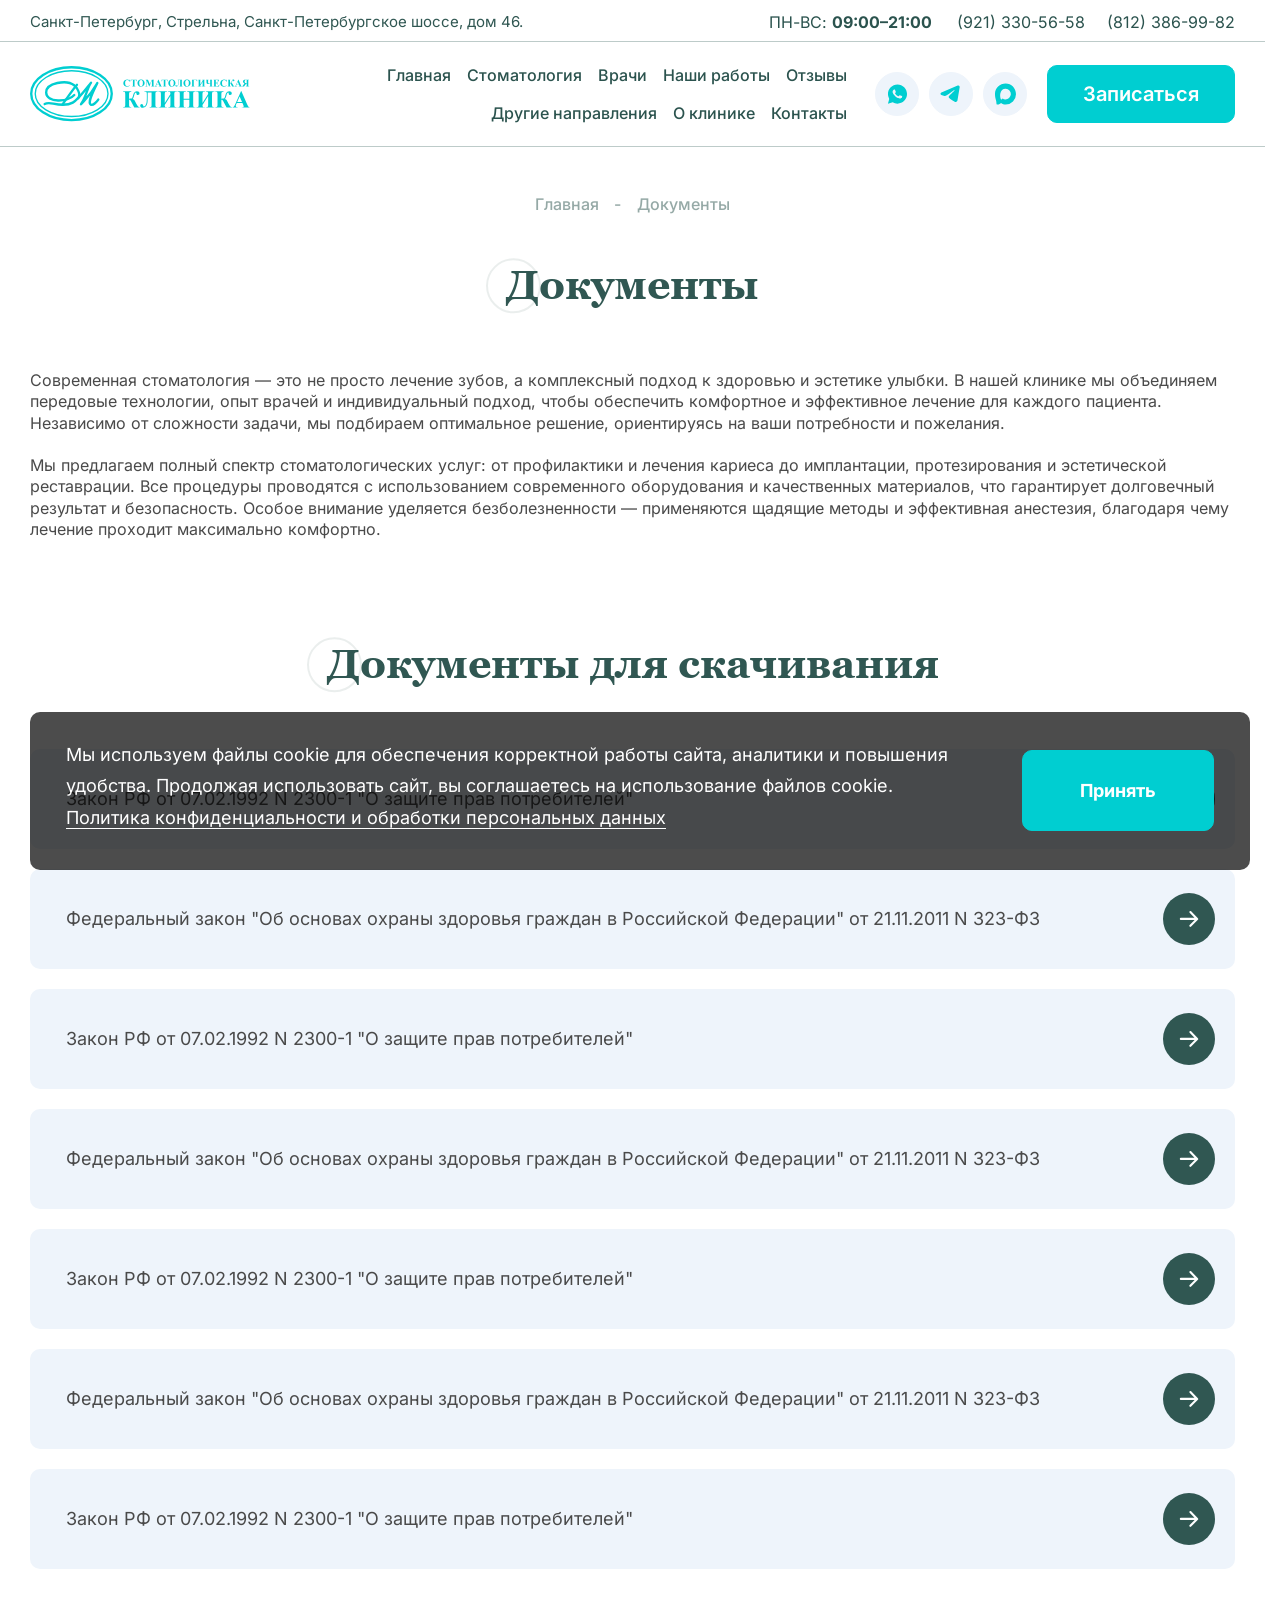
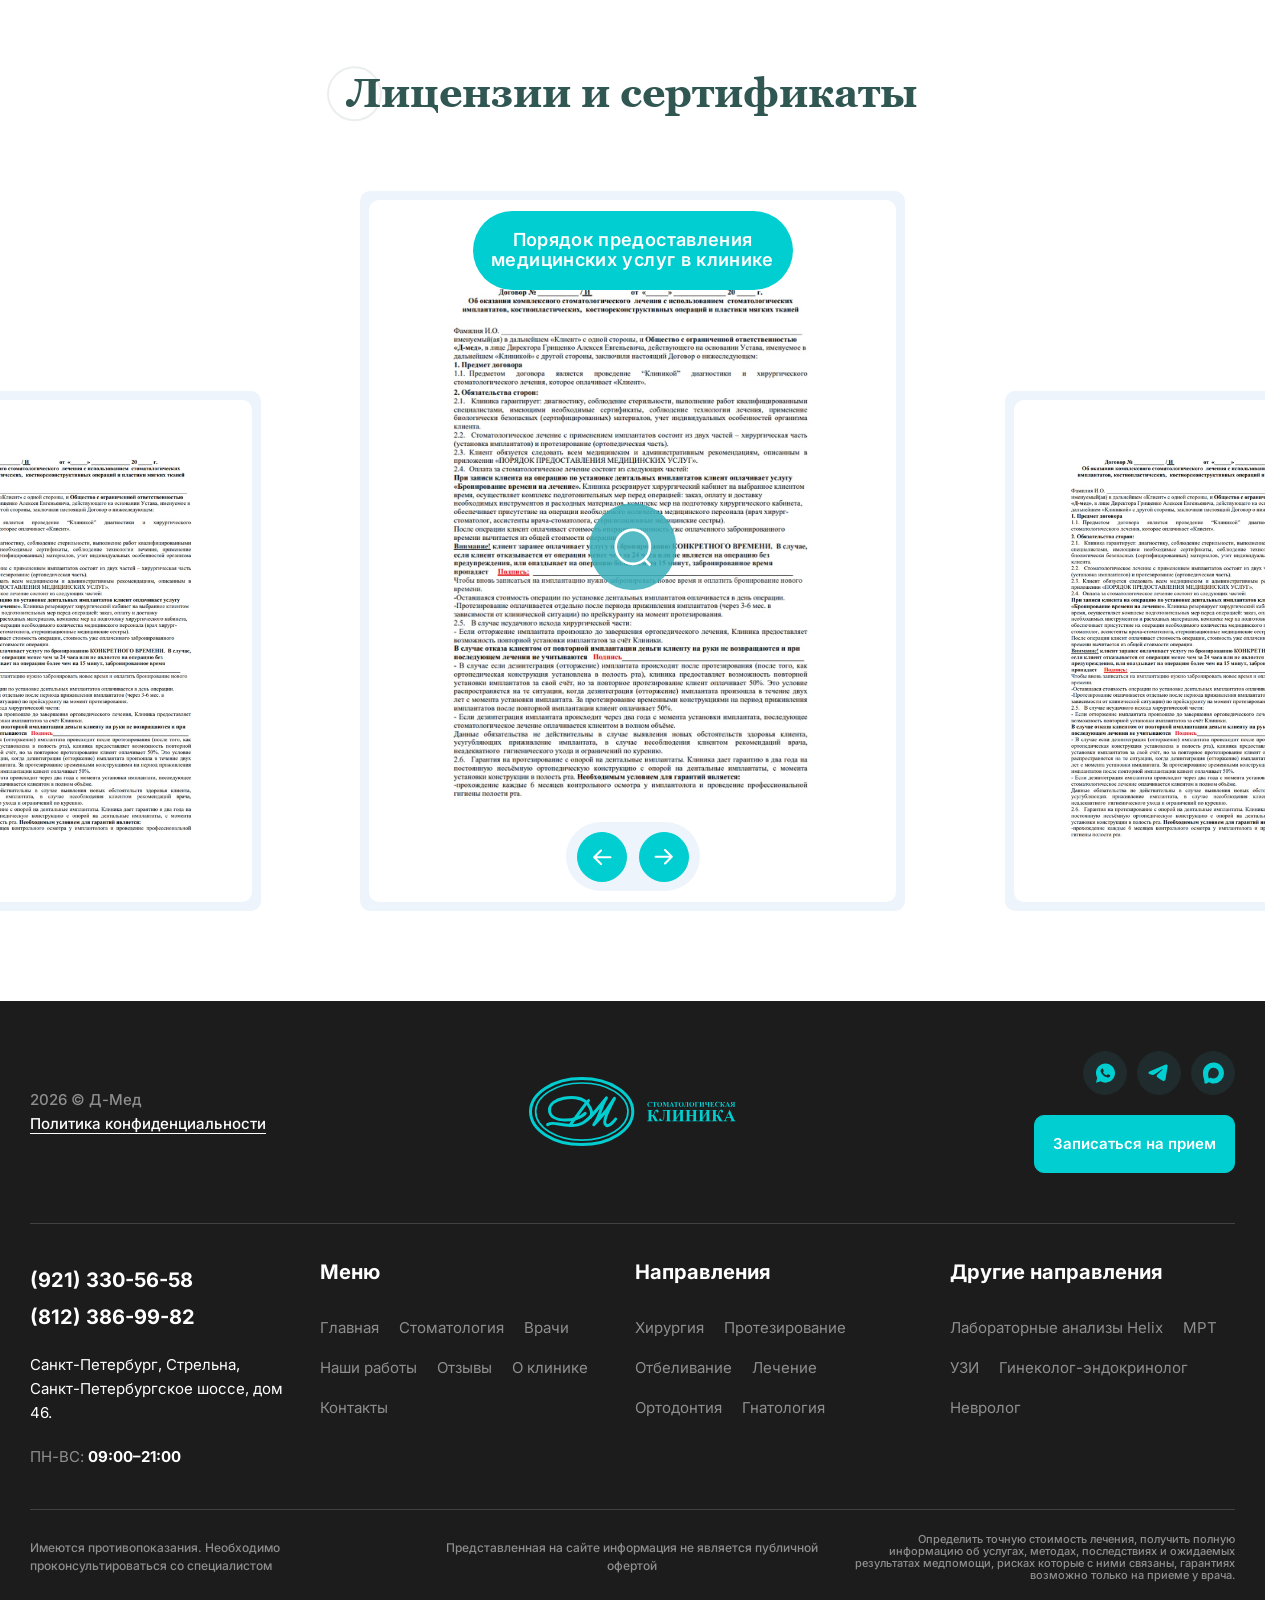
<file: documents.html>
<!DOCTYPE html>
<html lang="ru">
    <head>
        <title>Главная</title>
        <meta http-equiv="X-UA-Compatible" content="IE=edge" />
        <meta charset="utf-8" />
        <meta name="keywords" content="" />
        <meta name="description" content="" />
        <meta name="author" content="" />
        <meta name="viewport" content="width=device-width, initial-scale=1.0" />
        <link rel="stylesheet" href="./css/reset.css" />
        <link rel="stylesheet" href="./css/fancybox.css" />
        <link rel="stylesheet" href="./css/nebo.css" />
        <link rel="stylesheet" href="./css/swiper-bundle.min.css" />

        <script src="./js/swiper-bundle.min.js" defer></script>
        <script src="./js/inputmask.min.js" defer></script>
        <script src="./js/fancybox.umd.js" defer></script>
        <script src="./js/scripts.js" defer></script>
        <link rel="stylesheet" href="./css/style.css" />
    </head>
    <body>
        <!-- wrap -->
        <div class="wrap">
            <!-- header -->
            <header class="header">
                <div class="inner-wrap">
                    <div class="logo-inner-wrap">
                        <a href="" class="logo">
                            <img src="./img/logo.svg" alt="" />
                        </a>
                    </div>
                    <div class="popup-menu-wrap menu-inner-wrap js-popup-wrap">
                        <a href="" class="btn-popup btn btn-action-ico ico-menu js-btn-popup-toggle"></a>
                        <div class="popup-content-block js-popup-block">
                            <div class="top-panel-wrap">
                                <div class="location-inner-wrap">
                                    Санкт-Петербург, Стрельна, Санкт-Петербургское шоссе, дом 46.
                                </div>
                                <div class="info-inner-wrap">
                                    <div class="info-wrap">
                                        ПН-ВС:
                                        <b>09:00–21:00</b>
                                    </div>
                                    <div class="phone-wrap"><a href="tel:9213305658">(921) 330-56-58</a></div>
                                    <div class="phone-wrap"><a href="tel:8123869982">(812) 386-99-82</a></div>
                                </div>
                            </div>
                            <div class="menu-wrap">
                                <a href="" class="btn-menu-back js-menu-back">
                                    <div class="button-ico">
                                        <img src="./img/arrow-back.svg" alt="" />
                                    </div>
                                    <div class="button-title">Назад</div>
                                </a>
                                <ul class="menu menu-main">
                                    <li>
                                        <a href="" class="btn-menu">
                                            <div class="button-title">Главная</div>
                                        </a>
                                    </li>
                                    <li>
                                        <a href="" class="btn-menu">
                                            <div class="button-title">Стоматология</div>
                                        </a>
                                        <ul class="menu">
                                            <li>
                                                <a href="" class="btn-submenu">
                                                    <div class="button-title">Хирургия</div>
                                                </a>
                                            </li>
                                            <li>
                                                <a href="" class="btn-submenu">
                                                    <div class="button-title">Протезирование</div>
                                                </a>
                                            </li>
                                            <li>
                                                <a href="" class="btn-submenu">
                                                    <div class="button-title">Отбеливание</div>
                                                </a>
                                            </li>
                                            <li>
                                                <a href="" class="btn-submenu">
                                                    <div class="button-title">Лечение</div>
                                                </a>
                                            </li>
                                            <li>
                                                <a href="" class="btn-submenu">
                                                    <div class="button-title">Ортодонтия</div>
                                                </a>
                                            </li>
                                            <li>
                                                <a href="" class="btn-submenu">
                                                    <div class="button-title">Скатология</div>
                                                </a>
                                            </li>
                                        </ul>
                                    </li>
                                    <li>
                                        <a href="" class="btn-menu">
                                            <div class="button-title">Врачи</div>
                                        </a>
                                    </li>
                                    <li>
                                        <a href="" class="btn-menu">
                                            <div class="button-title">Наши работы</div>
                                        </a>
                                    </li>
                                    <li>
                                        <a href="" class="btn-menu">
                                            <div class="button-title">Отзывы</div>
                                        </a>
                                    </li>
                                    <li>
                                        <a href="" class="btn-menu">
                                            <div class="button-title">Другие направления</div>
                                        </a>
                                        <ul class="menu">
                                            <li>
                                                <a href="" class="btn-submenu">
                                                    <div class="button-title">Лабораторные анализы Helix</div>
                                                </a>
                                            </li>
                                            <li>
                                                <a href="" class="btn-submenu">
                                                    <div class="button-title">MPT</div>
                                                </a>
                                            </li>
                                            <li>
                                                <a href="" class="btn-submenu">
                                                    <div class="button-title">УЗИ</div>
                                                </a>
                                            </li>
                                            <li>
                                                <a href="" class="btn-submenu">
                                                    <div class="button-title">Гинеколог-эндокринолог</div>
                                                </a>
                                            </li>
                                            <li>
                                                <a href="" class="btn-submenu">
                                                    <div class="button-title">Невролог</div>
                                                </a>
                                            </li>
                                        </ul>
                                    </li>
                                    <li>
                                        <a href="" class="btn-menu">
                                            <div class="button-title">О клинике</div>
                                        </a>
                                        <ul class="menu">
                                            <li>
                                                <a href="" class="btn-submenu">
                                                    <div class="button-title">О нас</div>
                                                </a>
                                            </li>
                                            <li>
                                                <a href="" class="btn-submenu">
                                                    <div class="button-title">Акции</div>
                                                </a>
                                            </li>
                                            <li>
                                                <a href="" class="btn-submenu">
                                                    <div class="button-title">Новости</div>
                                                </a>
                                            </li>
                                            <li>
                                                <a href="" class="btn-submenu">
                                                    <div class="button-title">Вакансии</div>
                                                </a>
                                            </li>
                                            <li>
                                                <a href="" class="btn-submenu">
                                                    <div class="button-title">Документы</div>
                                                </a>
                                            </li>
                                            <li>
                                                <a href="" class="btn-submenu">
                                                    <div class="button-title">Вопросы и ответы</div>
                                                </a>
                                            </li>
                                            <li>
                                                <a href="" class="btn-submenu">
                                                    <div class="button-title">Налоговый вычет</div>
                                                </a>
                                            </li>
                                        </ul>
                                    </li>
                                    <li>
                                        <a href="" class="btn-menu">
                                            <div class="button-title">Контакты</div>
                                        </a>
                                    </li>
                                </ul>
                            </div>
                            <div class="soc-wrap">
                                <a href="" class="btn button-light">
                                    <div class="button-ico">
                                        <img src="./img/soc-wa.svg" alt="" />
                                    </div>
                                </a>
                                <a href="" class="btn button-light">
                                    <div class="button-ico">
                                        <img src="./img/soc-tg.svg" alt="" />
                                    </div>
                                </a>
                                <a href="" class="btn button-light">
                                    <div class="button-ico">
                                        <img src="./img/soc-max.svg" alt="" />
                                    </div>
                                </a>
                            </div>
                            <div class="button-wrap">
                                <a href="" class="btn js-popup-open" data-popup="popup-callback">
                                    <div class="button-title">
                                        Записаться
                                        <span class="elm-hidden-desktop">на прием</span>
                                    </div>
                                </a>
                            </div>
                        </div>
                    </div>
                </div>
            </header>
            <!-- /header -->
            <!-- page -->
            <div class="page-full">
                <!--breadcrumbs-box-->
                <div class="breadcrumbs-box">
                    <ol class="menu">
                        <li><a href="">Главная</a></li>
                        <li><a href="">Документы</a></li>
                    </ol>
                </div>
                <!--/breadcrumbs-box-->

                <!--title-box-->
                <div class="title-box">
                    <div class="title-wrap">
                        <h1 class="page-title title-decor">Документы</h1>
                    </div>
                </div>
                <!--/title-box-->

                <!--info-text-box-->
                <div class="info-text-box medium-box">
                    <p>
                        Современная стоматология — это не просто лечение зубов, а комплексный подход к здоровью и
                        эстетике улыбки. В нашей клинике мы объединяем передовые технологии, опыт врачей и
                        индивидуальный подход, чтобы обеспечить комфортное и эффективное лечение для каждого пациента.
                        Независимо от сложности задачи, мы подбираем оптимальное решение, ориентируясь на ваши
                        потребности и пожелания.
                    </p>
                    <p>
                        Мы предлагаем полный спектр стоматологических услуг: от профилактики и лечения кариеса до
                        имплантации, протезирования и эстетической реставрации. Все процедуры проводятся с
                        использованием современного оборудования и качественных материалов, что гарантирует долговечный
                        результат и безопасность. Особое внимание уделяется безболезненности — применяются щадящие
                        методы и эффективная анестезия, благодаря чему лечение проходит максимально комфортно.
                    </p>
                </div>
                <!--/info-text-box-->

                <!--title-box-->
                <div class="title-box">
                    <div class="title-wrap">
                        <h2 class="page-title title-decor">Документы для&nbsp;скачивания</h2>
                    </div>
                </div>
                <!--/title-box-->

                <!--tiles-box-->
                <div class="tiles-box section-mobile-full">
                    <div class="items-wrap">
                        <!--item wrap-->
                        <div class="item-wrap">
                            <a href="" class="item-tile-link">
                                <div class="tile-title">
                                    Закон РФ от 07.02.1992 N 2300-1 "О&nbsp;защите прав потребителей"
                                </div>
                            </a>
                        </div>
                        <!--/item wrap-->
                        <!--item wrap-->
                        <div class="item-wrap">
                            <a href="" class="item-tile-link">
                                <div class="tile-title">
                                    Федеральный закон "Об&nbsp;основах охраны здоровья граждан в Российской Федерации"
                                    от 21.11.2011 N 323-ФЗ
                                </div>
                            </a>
                        </div>
                        <!--/item wrap-->
                        <!--item wrap-->
                        <div class="item-wrap">
                            <a href="" class="item-tile-link">
                                <div class="tile-title">
                                    Закон РФ от 07.02.1992 N 2300-1 "О защите прав потребителей"
                                </div>
                            </a>
                        </div>
                        <!--/item wrap-->
                        <!--item wrap-->
                        <div class="item-wrap">
                            <a href="" class="item-tile-link">
                                <div class="tile-title">
                                    Федеральный закон "Об основах охраны здоровья граждан в Российской Федерации" от
                                    21.11.2011 N 323-ФЗ
                                </div>
                            </a>
                        </div>
                        <!--/item wrap-->
                        <!--item wrap-->
                        <div class="item-wrap">
                            <a href="" class="item-tile-link">
                                <div class="tile-title">
                                    Закон РФ от 07.02.1992 N 2300-1 "О защите прав потребителей"
                                </div>
                            </a>
                        </div>
                        <!--/item wrap-->
                        <!--item wrap-->
                        <div class="item-wrap">
                            <a href="" class="item-tile-link">
                                <div class="tile-title">
                                    Федеральный закон "Об основах охраны здоровья граждан в Российской Федерации" от
                                    21.11.2011 N 323-ФЗ
                                </div>
                            </a>
                        </div>
                        <!--/item wrap-->
                        <!--item wrap-->
                        <div class="item-wrap">
                            <a href="" class="item-tile-link">
                                <div class="tile-title">
                                    Закон РФ от 07.02.1992 N 2300-1 "О защите прав потребителей"
                                </div>
                            </a>
                        </div>
                        <!--/item wrap-->
                    </div>
                </div>
                <!--/tiles-box-->

                <!--title-box-->
                <div class="title-box">
                    <div class="title-wrap">
                        <h2 class="page-title title-decor">Лицензии и&nbsp;сертификаты</h2>
                    </div>
                </div>
                <!--/title-box-->

                <!--tiles-box-->
                <div class="tiles-box tiles-srt">
                    <div class="slider-inner-wrap slider-tiles" data-start="5">
                        <div class="slider-wrap swiper">
                            <div class="slider swiper-wrapper">
                                <!--sl-wrap-->
                                <div class="sl-wrap swiper-slide">
                                    <a href="./img/srt.jpg" class="item-tile-photo" data-fancybox="srt">
                                        <div class="tile-title-wrap">
                                            <div class="tile-title">
                                                Порядок предоставления медицинских услуг в клинике
                                            </div>
                                        </div>
                                        <div class="tile-photo-wrap">
                                            <div class="elm-photo photo-cover photo-zoom">
                                                <img src="./img/srt.jpg" alt="" />
                                            </div>
                                        </div>
                                    </a>
                                </div>
                                <!--/sl-wrap-->
                                <!--sl-wrap-->
                                <div class="sl-wrap swiper-slide">
                                    <a href="./img/srt.jpg" class="item-tile-photo" data-fancybox="srt">
                                        <div class="tile-title-wrap">
                                            <div class="tile-title">
                                                Порядок предоставления медицинских услуг в клинике
                                            </div>
                                        </div>
                                        <div class="tile-photo-wrap">
                                            <div class="elm-photo photo-cover photo-zoom">
                                                <img src="./img/srt.jpg" alt="" />
                                            </div>
                                        </div>
                                    </a>
                                </div>
                                <!--/sl-wrap-->
                                <!--sl-wrap-->
                                <div class="sl-wrap swiper-slide">
                                    <a href="./img/srt.jpg" class="item-tile-photo" data-fancybox="srt">
                                        <div class="tile-title-wrap">
                                            <div class="tile-title">
                                                Порядок предоставления медицинских услуг в клинике
                                            </div>
                                        </div>
                                        <div class="tile-photo-wrap">
                                            <div class="elm-photo photo-cover photo-zoom">
                                                <img src="./img/srt.jpg" alt="" />
                                            </div>
                                        </div>
                                    </a>
                                </div>
                                <!--/sl-wrap-->
                                <!--sl-wrap-->
                                <div class="sl-wrap swiper-slide">
                                    <a href="./img/srt.jpg" class="item-tile-photo" data-fancybox="srt">
                                        <div class="tile-title-wrap">
                                            <div class="tile-title">
                                                Порядок предоставления медицинских услуг в клинике
                                            </div>
                                        </div>
                                        <div class="tile-photo-wrap">
                                            <div class="elm-photo photo-cover photo-zoom">
                                                <img src="./img/srt.jpg" alt="" />
                                            </div>
                                        </div>
                                    </a>
                                </div>
                                <!--/sl-wrap-->
                                <!--sl-wrap-->
                                <div class="sl-wrap swiper-slide">
                                    <a href="./img/srt.jpg" class="item-tile-photo" data-fancybox="srt">
                                        <div class="tile-title-wrap">
                                            <div class="tile-title">
                                                Порядок предоставления медицинских услуг в клинике
                                            </div>
                                        </div>
                                        <div class="tile-photo-wrap">
                                            <div class="elm-photo photo-cover photo-zoom">
                                                <img src="./img/srt.jpg" alt="" />
                                            </div>
                                        </div>
                                    </a>
                                </div>
                                <!--/sl-wrap-->
                                <!--sl-wrap-->
                                <div class="sl-wrap swiper-slide">
                                    <a href="./img/srt.jpg" class="item-tile-photo" data-fancybox="srt">
                                        <div class="tile-title-wrap">
                                            <div class="tile-title">
                                                Порядок предоставления медицинских услуг в клинике
                                            </div>
                                        </div>
                                        <div class="tile-photo-wrap">
                                            <div class="elm-photo photo-cover photo-zoom">
                                                <img src="./img/srt.jpg" alt="" />
                                            </div>
                                        </div>
                                    </a>
                                </div>
                                <!--/sl-wrap-->
                                <!--sl-wrap-->
                                <div class="sl-wrap swiper-slide">
                                    <a href="./img/srt.jpg" class="item-tile-photo" data-fancybox="srt">
                                        <div class="tile-title-wrap">
                                            <div class="tile-title">
                                                Порядок предоставления медицинских услуг в клинике
                                            </div>
                                        </div>
                                        <div class="tile-photo-wrap">
                                            <div class="elm-photo photo-cover photo-zoom">
                                                <img src="./img/srt.jpg" alt="" />
                                            </div>
                                        </div>
                                    </a>
                                </div>
                                <!--/sl-wrap-->
                                <!--sl-wrap-->
                                <div class="sl-wrap swiper-slide">
                                    <a href="./img/srt.jpg" class="item-tile-photo" data-fancybox="srt">
                                        <div class="tile-title-wrap">
                                            <div class="tile-title">
                                                Порядок предоставления медицинских услуг в клинике
                                            </div>
                                        </div>
                                        <div class="tile-photo-wrap">
                                            <div class="elm-photo photo-cover photo-zoom">
                                                <img src="./img/srt.jpg" alt="" />
                                            </div>
                                        </div>
                                    </a>
                                </div>
                                <!--/sl-wrap-->
                                <!--sl-wrap-->
                                <div class="sl-wrap swiper-slide">
                                    <a href="./img/srt.jpg" class="item-tile-photo" data-fancybox="srt">
                                        <div class="tile-title-wrap">
                                            <div class="tile-title">
                                                Порядок предоставления медицинских услуг в клинике
                                            </div>
                                        </div>
                                        <div class="tile-photo-wrap">
                                            <div class="elm-photo photo-cover photo-zoom">
                                                <img src="./img/srt.jpg" alt="" />
                                            </div>
                                        </div>
                                    </a>
                                </div>
                                <!--/sl-wrap-->
                                <!--sl-wrap-->
                                <div class="sl-wrap swiper-slide">
                                    <a href="./img/srt.jpg" class="item-tile-photo" data-fancybox="srt">
                                        <div class="tile-title-wrap">
                                            <div class="tile-title">
                                                Порядок предоставления медицинских услуг в клинике
                                            </div>
                                        </div>
                                        <div class="tile-photo-wrap">
                                            <div class="elm-photo photo-cover photo-zoom">
                                                <img src="./img/srt.jpg" alt="" />
                                            </div>
                                        </div>
                                    </a>
                                </div>
                                <!--/sl-wrap-->
                            </div>
                        </div>
                        <div class="slider-actions-wrap">
                            <div
                                class="btn btn-action-ico ico-arrow ico-arrow-prev button-slider button-slider-prev button-slider-tiles-prev"
                            ></div>
                            <div
                                class="btn btn-action-ico ico-arrow ico-arrow-next button-slider button-slider-next button-slider-tiles-next"
                            ></div>
                        </div>
                        <div class="slider-pagination slider-tiles-pagination"></div>
                    </div>
                </div>
                <!--/tiles-box-->
            </div>
            <!-- /page -->

            <!-- footer -->
            <footer class="footer">
                <!--footer-main-panel-->
                <div class="footer-main-panel cnt-section">
                    <div class="inner-wrap">
                        <div class="top-panel-wrap">
                            <div class="logo-wrap">
                                <a href="" class="logo">
                                    <img src="./img/logo-footer.svg" alt="" />
                                </a>
                            </div>
                            <div class="policy-wrap">
                                <p>
                                    2026 © Д-Мед
                                    <br />
                                    <a href="" class="link-main">Политика конфиденциальности</a>
                                </p>
                            </div>
                            <div class="actions-wrap">
                                <div class="soc-wrap">
                                    <a href="" class="btn button-dark">
                                        <div class="button-ico">
                                            <img src="./img/soc-wa.svg" alt="" />
                                        </div>
                                    </a>
                                    <a href="" class="btn button-dark">
                                        <div class="button-ico">
                                            <img src="./img/soc-tg.svg" alt="" />
                                        </div>
                                    </a>
                                    <a href="" class="btn button-dark">
                                        <div class="button-ico">
                                            <img src="./img/soc-max.svg" alt="" />
                                        </div>
                                    </a>
                                </div>
                                <div class="button-wrap">
                                    <a href="" class="btn js-popup-open" data-popup="popup-callback">
                                        <div class="button-title">Записаться на прием</div>
                                    </a>
                                </div>
                            </div>
                        </div>
                        <div class="main-panel-wrap">
                            <div class="info-inner-wrap">
                                <div class="phone-wrap"><a href="tel:9213305658">(921) 330-56-58</a></div>
                                <div class="phone-wrap"><a href="tel:8123869982">(812) 386-99-82</a></div>
                                <div class="location-wrap">
                                    Санкт-Петербург, Стрельна, Санкт-Петербургское шоссе, дом 46.
                                </div>
                                <div class="info-wrap">
                                    ПН-ВС:
                                    <b>09:00–21:00</b>
                                </div>
                            </div>
                            <div class="menu-inner-wrap">
                                <ul class="menu menu-main">
                                    <li>
                                        <div class="menu-title">Меню</div>
                                        <ul class="menu">
                                            <li>
                                                <a href="" class="btn-menu">
                                                    <div class="button-title">Главная</div>
                                                </a>
                                            </li>
                                            <li>
                                                <a href="" class="btn-menu">
                                                    <div class="button-title">Стоматология</div>
                                                </a>
                                            </li>
                                            <li>
                                                <a href="" class="btn-menu">
                                                    <div class="button-title">Врачи</div>
                                                </a>
                                            </li>
                                            <li>
                                                <a href="" class="btn-menu">
                                                    <div class="button-title">Наши работы</div>
                                                </a>
                                            </li>
                                            <li>
                                                <a href="" class="btn-menu">
                                                    <div class="button-title">Отзывы</div>
                                                </a>
                                            </li>
                                            <li>
                                                <a href="" class="btn-menu">
                                                    <div class="button-title">О клинике</div>
                                                </a>
                                            </li>
                                            <li>
                                                <a href="" class="btn-menu">
                                                    <div class="button-title">Контакты</div>
                                                </a>
                                            </li>
                                        </ul>
                                    </li>
                                    <li>
                                        <div class="menu-title">Направления</div>
                                        <ul class="menu">
                                            <li>
                                                <a href="" class="btn-menu">
                                                    <div class="button-title">Хирургия</div>
                                                </a>
                                            </li>
                                            <li>
                                                <a href="" class="btn-menu">
                                                    <div class="button-title">Протезирование</div>
                                                </a>
                                            </li>
                                            <li>
                                                <a href="" class="btn-menu">
                                                    <div class="button-title">Отбеливание</div>
                                                </a>
                                            </li>
                                            <li>
                                                <a href="" class="btn-menu">
                                                    <div class="button-title">Лечение</div>
                                                </a>
                                            </li>
                                            <li>
                                                <a href="" class="btn-menu">
                                                    <div class="button-title">Ортодонтия</div>
                                                </a>
                                            </li>
                                            <li>
                                                <a href="" class="btn-menu">
                                                    <div class="button-title">Гнатология</div>
                                                </a>
                                            </li>
                                        </ul>
                                    </li>
                                    <li>
                                        <div class="menu-title">Другие направления</div>
                                        <ul class="menu">
                                            <li>
                                                <a href="" class="btn-menu">
                                                    <div class="button-title">Лабораторные анализы Helix</div>
                                                </a>
                                            </li>
                                            <li>
                                                <a href="" class="btn-menu">
                                                    <div class="button-title">МРТ</div>
                                                </a>
                                            </li>
                                            <li>
                                                <a href="" class="btn-menu">
                                                    <div class="button-title">УЗИ</div>
                                                </a>
                                            </li>
                                            <li>
                                                <a href="" class="btn-menu">
                                                    <div class="button-title">Гинеколог-эндокринолог</div>
                                                </a>
                                            </li>
                                            <li>
                                                <a href="" class="btn-menu">
                                                    <div class="button-title">Невролог</div>
                                                </a>
                                            </li>
                                        </ul>
                                    </li>
                                </ul>
                            </div>
                        </div>
                    </div>
                </div>
                <!--/footer-main-panel-->
                <!--footer-bottom-panel-->
                <div class="footer-bottom-panel cnt-section">
                    <div class="inner-wrap">
                        <div class="info-wrap">
                            <p>Имеются противопоказания. Необходимо проконсультироваться со специалистом</p>
                        </div>
                        <div class="info-wrap">
                            <p>Представленная на сайте информация не является публичной офертой</p>
                        </div>
                        <div class="info-wrap">
                            <p>
                                Определить точную стоимость лечения, получить полную информацию об услугах, методах,
                                последствиях и ожидаемых результатах медпомощи, рисках которые с ними связаны, гарантиях
                                возможно только на приеме у врача.
                            </p>
                        </div>
                    </div>
                </div>
                <!--/footer-bottom-panel-->
            </footer>
            <!-- /footer -->
        </div>
        <!-- /wrap -->

        <!-- popups (всплывающие окна) -->
        <!--popup-outer-box-->
        <div class="popup-outer-box popup-cookie active" id="cookie_notification">
            <div class="popup-box">
                <div class="popup-content-wrap">
                    <div class="popup-cookie-box">
                        <div class="info-inner-wrap">
                            <p>
                                Мы используем файлы cookie для обеспечения корректной работы сайта, аналитики и
                                повышения удобства. Продолжая использовать сайт, вы соглашаетесь на использование файлов
                                cookie.
                                <br />
                                <a href="" class="link-main">
                                    Политика конфиденциальности и обработки персональных данных
                                </a>
                            </p>
                        </div>
                        <div class="action-inner-wrap">
                            <div class="btn button-arrow-link cookie_accept">
                                <div class="button-title">Принять</div>
                            </div>
                        </div>
                    </div>
                </div>
            </div>
        </div>
        <!--/popup-outer-box-->
        <script>
            function checkCookies() {
                let cookieDate = localStorage.getItem("cookieDate");
                let cookieNotification = document.getElementById("cookie_notification");
                let cookieBtn = cookieNotification.querySelector(".cookie_accept");
                if (!cookieDate || +cookieDate + 31536000000 < Date.now()) {
                    cookieNotification.classList.add("active");
                }
                cookieBtn.addEventListener("click", function () {
                    localStorage.setItem("cookieDate", Date.now());
                    cookieNotification.classList.remove("active");
                });
            }
            checkCookies();
        </script>

        <!--popup-outer-box-->
        <div class="popup-outer-box" id="popup-callback">
            <div class="popup-box">
                <a href="" class="btn-popup-close btn btn-action-ico ico-close js-popup-close"></a>
                <div class="popup-content-wrap">
                    <div class="popup-form-box">
                        <div class="box-inner-wrap">
                            <div class="photo-inner-wrap">
                                <img src="./img/popup-left.jpg" alt="" class="img-bg-cover" />
                            </div>
                            <div class="photo-inner-wrap">
                                <img src="./img/popup-right.jpg" alt="" class="img-bg-cover" />
                            </div>
                            <form action="/" class="form-inner-wrap">
                                <div class="title-inner-wrap">
                                    <div class="frm-title page-title">Связаться с нами</div>
                                    <p>
                                        Хотите узнать подробнее? Наши специалисты ответят на все ваши вопросы и помогут
                                        выбрать оптимальный путь к здоровой и красивой улыбке.
                                    </p>
                                </div>
                                <div class="frm-row">
                                    <div class="frm-field">
                                        <div class="field-title">Введите ФИО</div>
                                        <div class="frm-field-input">
                                            <input type="text" class="form-input" placeholder="ФИО" value="" />
                                        </div>
                                    </div>
                                    <div class="frm-field">
                                        <div class="field-title">Введите номер телефона</div>
                                        <div class="frm-field-input">
                                            <input
                                                type="tel"
                                                class="form-input"
                                                placeholder="+7 (___) ___-__-__"
                                                value=""
                                            />
                                        </div>
                                    </div>
                                    <div class="frm-field">
                                        <div class="field-title">Введите почту</div>
                                        <div class="frm-field-input">
                                            <input
                                                type="email"
                                                class="form-input"
                                                placeholder="Ivan.nosr@mail.ru"
                                                value=""
                                            />
                                        </div>
                                    </div>
                                </div>
                                <div class="frm-row-submit">
                                    <div class="frm-field">
                                        <button type="submit" class="btn">
                                            <span class="button-title">Записаться на прием</span>
                                        </button>
                                    </div>
                                    <div class="frm-field">
                                        <div class="frm-select">
                                            <input type="checkbox" id="popup" />
                                            <label for="popup">
                                                Отправляя данную форму, я соглашаюсь с
                                                <a href="">Политикой конфиденциальности</a>
                                            </label>
                                        </div>
                                    </div>
                                </div>
                            </form>
                        </div>
                    </div>
                </div>
            </div>
        </div>
        <!--/popup-outer-box-->
    </body>
</html>
</file>
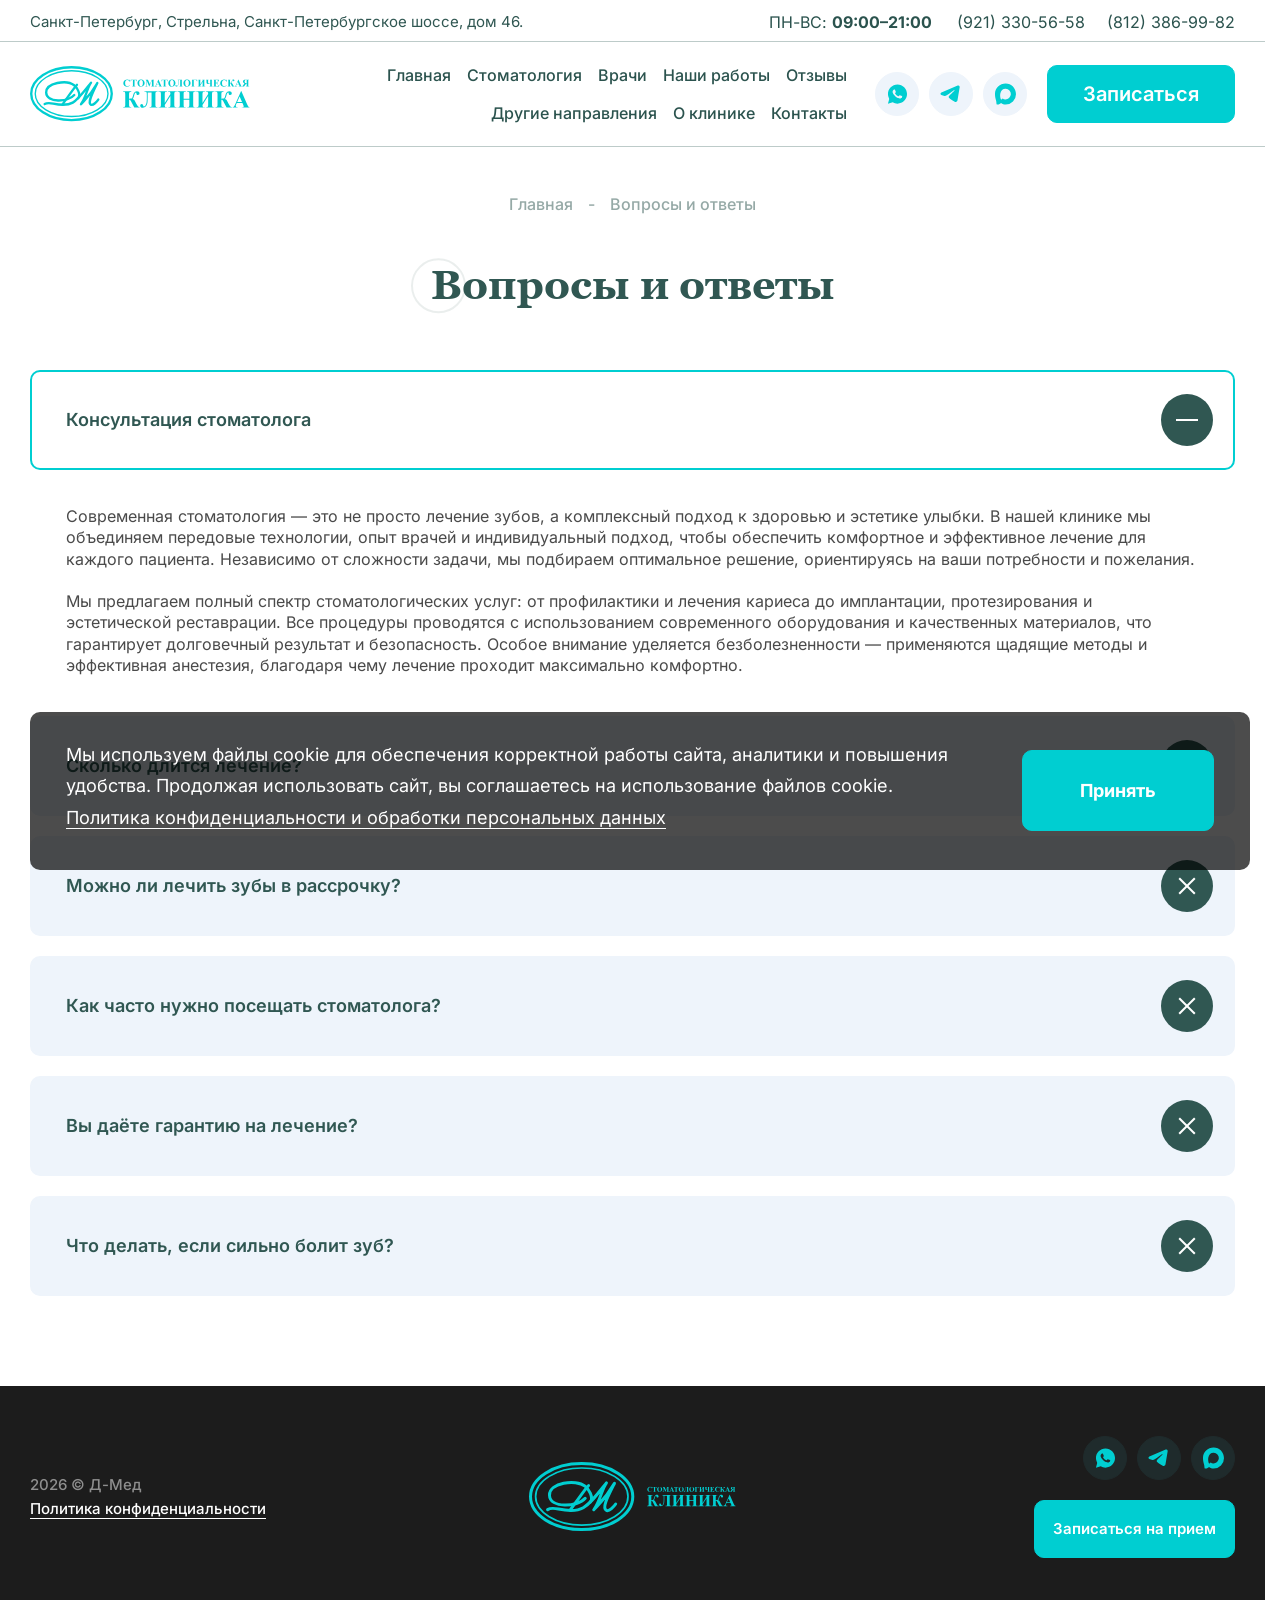
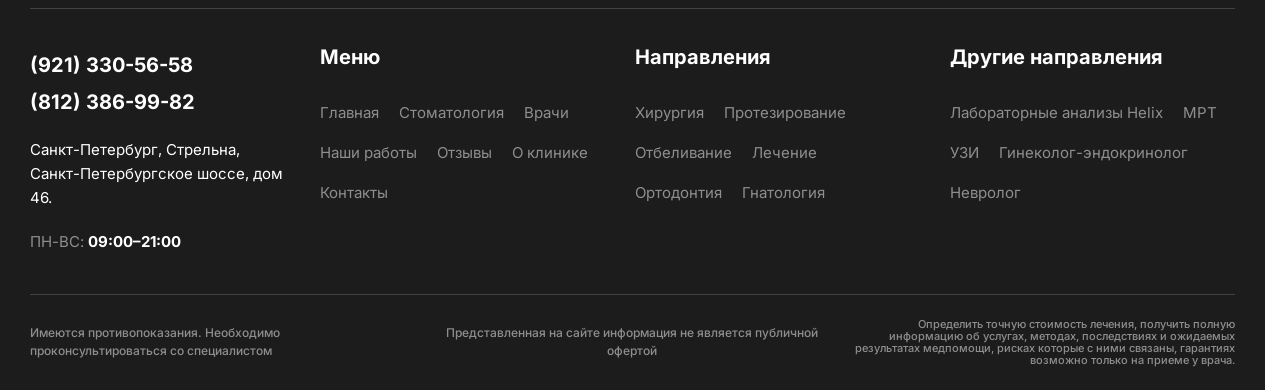
<file: faq.html>
<!DOCTYPE html>
<html lang="ru">
    <head>
        <title>Главная</title>
        <meta http-equiv="X-UA-Compatible" content="IE=edge" />
        <meta charset="utf-8" />
        <meta name="keywords" content="" />
        <meta name="description" content="" />
        <meta name="author" content="" />
        <meta name="viewport" content="width=device-width, initial-scale=1.0" />
        <link rel="stylesheet" href="./css/reset.css" />
        <link rel="stylesheet" href="./css/fancybox.css" />
        <link rel="stylesheet" href="./css/nebo.css" />
        <link rel="stylesheet" href="./css/swiper-bundle.min.css" />

        <script src="./js/swiper-bundle.min.js" defer></script>
        <script src="./js/inputmask.min.js" defer></script>
        <script src="./js/fancybox.umd.js" defer></script>
        <script src="./js/scripts.js" defer></script>
        <link rel="stylesheet" href="./css/style.css" />
    </head>
    <body>
        <!-- wrap -->
        <div class="wrap">
            <!-- header -->
            <header class="header">
                <div class="inner-wrap">
                    <div class="logo-inner-wrap">
                        <a href="" class="logo">
                            <img src="./img/logo.svg" alt="" />
                        </a>
                    </div>
                    <div class="popup-menu-wrap menu-inner-wrap js-popup-wrap">
                        <a href="" class="btn-popup btn btn-action-ico ico-menu js-btn-popup-toggle"></a>
                        <div class="popup-content-block js-popup-block">
                            <div class="top-panel-wrap">
                                <div class="location-inner-wrap">
                                    Санкт-Петербург, Стрельна, Санкт-Петербургское шоссе, дом 46.
                                </div>
                                <div class="info-inner-wrap">
                                    <div class="info-wrap">
                                        ПН-ВС:
                                        <b>09:00–21:00</b>
                                    </div>
                                    <div class="phone-wrap"><a href="tel:9213305658">(921) 330-56-58</a></div>
                                    <div class="phone-wrap"><a href="tel:8123869982">(812) 386-99-82</a></div>
                                </div>
                            </div>
                            <div class="menu-wrap">
                                <a href="" class="btn-menu-back js-menu-back">
                                    <div class="button-ico">
                                        <img src="./img/arrow-back.svg" alt="" />
                                    </div>
                                    <div class="button-title">Назад</div>
                                </a>
                                <ul class="menu menu-main">
                                    <li>
                                        <a href="" class="btn-menu">
                                            <div class="button-title">Главная</div>
                                        </a>
                                    </li>
                                    <li>
                                        <a href="" class="btn-menu">
                                            <div class="button-title">Стоматология</div>
                                        </a>
                                        <ul class="menu">
                                            <li>
                                                <a href="" class="btn-submenu">
                                                    <div class="button-title">Хирургия</div>
                                                </a>
                                            </li>
                                            <li>
                                                <a href="" class="btn-submenu">
                                                    <div class="button-title">Протезирование</div>
                                                </a>
                                            </li>
                                            <li>
                                                <a href="" class="btn-submenu">
                                                    <div class="button-title">Отбеливание</div>
                                                </a>
                                            </li>
                                            <li>
                                                <a href="" class="btn-submenu">
                                                    <div class="button-title">Лечение</div>
                                                </a>
                                            </li>
                                            <li>
                                                <a href="" class="btn-submenu">
                                                    <div class="button-title">Ортодонтия</div>
                                                </a>
                                            </li>
                                            <li>
                                                <a href="" class="btn-submenu">
                                                    <div class="button-title">Скатология</div>
                                                </a>
                                            </li>
                                        </ul>
                                    </li>
                                    <li>
                                        <a href="" class="btn-menu">
                                            <div class="button-title">Врачи</div>
                                        </a>
                                    </li>
                                    <li>
                                        <a href="" class="btn-menu">
                                            <div class="button-title">Наши работы</div>
                                        </a>
                                    </li>
                                    <li>
                                        <a href="" class="btn-menu">
                                            <div class="button-title">Отзывы</div>
                                        </a>
                                    </li>
                                    <li>
                                        <a href="" class="btn-menu">
                                            <div class="button-title">Другие направления</div>
                                        </a>
                                        <ul class="menu">
                                            <li>
                                                <a href="" class="btn-submenu">
                                                    <div class="button-title">Лабораторные анализы Helix</div>
                                                </a>
                                            </li>
                                            <li>
                                                <a href="" class="btn-submenu">
                                                    <div class="button-title">MPT</div>
                                                </a>
                                            </li>
                                            <li>
                                                <a href="" class="btn-submenu">
                                                    <div class="button-title">УЗИ</div>
                                                </a>
                                            </li>
                                            <li>
                                                <a href="" class="btn-submenu">
                                                    <div class="button-title">Гинеколог-эндокринолог</div>
                                                </a>
                                            </li>
                                            <li>
                                                <a href="" class="btn-submenu">
                                                    <div class="button-title">Невролог</div>
                                                </a>
                                            </li>
                                        </ul>
                                    </li>
                                    <li>
                                        <a href="" class="btn-menu">
                                            <div class="button-title">О клинике</div>
                                        </a>
                                        <ul class="menu">
                                            <li>
                                                <a href="" class="btn-submenu">
                                                    <div class="button-title">О нас</div>
                                                </a>
                                            </li>
                                            <li>
                                                <a href="" class="btn-submenu">
                                                    <div class="button-title">Акции</div>
                                                </a>
                                            </li>
                                            <li>
                                                <a href="" class="btn-submenu">
                                                    <div class="button-title">Новости</div>
                                                </a>
                                            </li>
                                            <li>
                                                <a href="" class="btn-submenu">
                                                    <div class="button-title">Вакансии</div>
                                                </a>
                                            </li>
                                            <li>
                                                <a href="" class="btn-submenu">
                                                    <div class="button-title">Документы</div>
                                                </a>
                                            </li>
                                            <li>
                                                <a href="" class="btn-submenu">
                                                    <div class="button-title">Вопросы и ответы</div>
                                                </a>
                                            </li>
                                            <li>
                                                <a href="" class="btn-submenu">
                                                    <div class="button-title">Налоговый вычет</div>
                                                </a>
                                            </li>
                                        </ul>
                                    </li>
                                    <li>
                                        <a href="" class="btn-menu">
                                            <div class="button-title">Контакты</div>
                                        </a>
                                    </li>
                                </ul>
                            </div>
                            <div class="soc-wrap">
                                <a href="" class="btn button-light">
                                    <div class="button-ico">
                                        <img src="./img/soc-wa.svg" alt="" />
                                    </div>
                                </a>
                                <a href="" class="btn button-light">
                                    <div class="button-ico">
                                        <img src="./img/soc-tg.svg" alt="" />
                                    </div>
                                </a>
                                <a href="" class="btn button-light">
                                    <div class="button-ico">
                                        <img src="./img/soc-max.svg" alt="" />
                                    </div>
                                </a>
                            </div>
                            <div class="button-wrap">
                                <a href="" class="btn js-popup-open" data-popup="popup-callback">
                                    <div class="button-title">
                                        Записаться
                                        <span class="elm-hidden-desktop">на прием</span>
                                    </div>
                                </a>
                            </div>
                        </div>
                    </div>
                </div>
            </header>
            <!-- /header -->
            <!-- page -->
            <div class="page-full">
                <!--breadcrumbs-box-->
                <div class="breadcrumbs-box">
                    <ol class="menu">
                        <li><a href="">Главная</a></li>
                        <li><a href="">Вопросы и ответы</a></li>
                    </ol>
                </div>
                <!--/breadcrumbs-box-->

                <!--title-box-->
                <div class="title-box">
                    <div class="title-wrap">
                        <h1 class="page-title title-decor">Вопросы и ответы</h1>
                    </div>
                </div>
                <!--/title-box-->

                <!--tiles-box-->
                <div class="tiles-box">
                    <div class="items-wrap">
                        <!--item wrap-->
                        <div class="item-wrap">
                            <div class="item-tile-faq">
                                <div class="tile-button js-btn-tgl active">
                                    <div class="tile-button-title">Консультация стоматолога</div>
                                </div>
                                <div class="tile-content-wrap">
                                    <p>
                                        Современная стоматология — это не просто лечение зубов, а комплексный подход к
                                        здоровью и эстетике улыбки. В нашей клинике мы объединяем передовые технологии,
                                        опыт врачей и индивидуальный подход, чтобы обеспечить комфортное и эффективное
                                        лечение для каждого пациента. Независимо от сложности задачи, мы подбираем
                                        оптимальное решение, ориентируясь на ваши потребности и пожелания.
                                    </p>
                                    <p>
                                        Мы предлагаем полный спектр стоматологических услуг: от профилактики и лечения
                                        кариеса до имплантации, протезирования и эстетической реставрации. Все процедуры
                                        проводятся с использованием современного оборудования и качественных материалов,
                                        что гарантирует долговечный результат и безопасность. Особое внимание уделяется
                                        безболезненности — применяются щадящие методы и эффективная анестезия, благодаря
                                        чему лечение проходит максимально комфортно.
                                    </p>
                                </div>
                            </div>
                        </div>
                        <!--/item wrap-->
                        <!--item wrap-->
                        <div class="item-wrap">
                            <div class="item-tile-faq">
                                <div class="tile-button js-btn-tgl">
                                    <div class="tile-button-title">Сколько длится лечение?</div>
                                </div>
                                <div class="tile-content-wrap">
                                    <p>
                                        Современная стоматология — это не просто лечение зубов, а комплексный подход к
                                        здоровью и эстетике улыбки. В нашей клинике мы объединяем передовые технологии,
                                        опыт врачей и индивидуальный подход, чтобы обеспечить комфортное и эффективное
                                        лечение для каждого пациента. Независимо от сложности задачи, мы подбираем
                                        оптимальное решение, ориентируясь на ваши потребности и пожелания.
                                    </p>
                                    <p>
                                        Мы предлагаем полный спектр стоматологических услуг: от профилактики и лечения
                                        кариеса до имплантации, протезирования и эстетической реставрации. Все процедуры
                                        проводятся с использованием современного оборудования и качественных материалов,
                                        что гарантирует долговечный результат и безопасность. Особое внимание уделяется
                                        безболезненности — применяются щадящие методы и эффективная анестезия, благодаря
                                        чему лечение проходит максимально комфортно.
                                    </p>
                                </div>
                            </div>
                        </div>
                        <!--/item wrap-->
                        <!--item wrap-->
                        <div class="item-wrap">
                            <div class="item-tile-faq">
                                <div class="tile-button js-btn-tgl">
                                    <div class="tile-button-title">Можно ли лечить зубы в&nbsp;рассрочку?</div>
                                </div>
                                <div class="tile-content-wrap">
                                    <p>
                                        Современная стоматология — это не просто лечение зубов, а комплексный подход к
                                        здоровью и эстетике улыбки. В нашей клинике мы объединяем передовые технологии,
                                        опыт врачей и индивидуальный подход, чтобы обеспечить комфортное и эффективное
                                        лечение для каждого пациента. Независимо от сложности задачи, мы подбираем
                                        оптимальное решение, ориентируясь на ваши потребности и пожелания.
                                    </p>
                                    <p>
                                        Мы предлагаем полный спектр стоматологических услуг: от профилактики и лечения
                                        кариеса до имплантации, протезирования и эстетической реставрации. Все процедуры
                                        проводятся с использованием современного оборудования и качественных материалов,
                                        что гарантирует долговечный результат и безопасность. Особое внимание уделяется
                                        безболезненности — применяются щадящие методы и эффективная анестезия, благодаря
                                        чему лечение проходит максимально комфортно.
                                    </p>
                                </div>
                            </div>
                        </div>
                        <!--/item wrap-->
                        <!--item wrap-->
                        <div class="item-wrap">
                            <div class="item-tile-faq">
                                <div class="tile-button js-btn-tgl">
                                    <div class="tile-button-title">Как часто нужно посещать стоматолога?</div>
                                </div>
                                <div class="tile-content-wrap">
                                    <p>
                                        Современная стоматология — это не просто лечение зубов, а комплексный подход к
                                        здоровью и эстетике улыбки. В нашей клинике мы объединяем передовые технологии,
                                        опыт врачей и индивидуальный подход, чтобы обеспечить комфортное и эффективное
                                        лечение для каждого пациента. Независимо от сложности задачи, мы подбираем
                                        оптимальное решение, ориентируясь на ваши потребности и пожелания.
                                    </p>
                                    <p>
                                        Мы предлагаем полный спектр стоматологических услуг: от профилактики и лечения
                                        кариеса до имплантации, протезирования и эстетической реставрации. Все процедуры
                                        проводятся с использованием современного оборудования и качественных материалов,
                                        что гарантирует долговечный результат и безопасность. Особое внимание уделяется
                                        безболезненности — применяются щадящие методы и эффективная анестезия, благодаря
                                        чему лечение проходит максимально комфортно.
                                    </p>
                                </div>
                            </div>
                        </div>
                        <!--/item wrap-->
                        <!--item wrap-->
                        <div class="item-wrap">
                            <div class="item-tile-faq">
                                <div class="tile-button js-btn-tgl">
                                    <div class="tile-button-title">Вы даёте гарантию на&nbsp;лечение?</div>
                                </div>
                                <div class="tile-content-wrap">
                                    <p>
                                        Современная стоматология — это не просто лечение зубов, а комплексный подход к
                                        здоровью и эстетике улыбки. В нашей клинике мы объединяем передовые технологии,
                                        опыт врачей и индивидуальный подход, чтобы обеспечить комфортное и эффективное
                                        лечение для каждого пациента. Независимо от сложности задачи, мы подбираем
                                        оптимальное решение, ориентируясь на ваши потребности и пожелания.
                                    </p>
                                    <p>
                                        Мы предлагаем полный спектр стоматологических услуг: от профилактики и лечения
                                        кариеса до имплантации, протезирования и эстетической реставрации. Все процедуры
                                        проводятся с использованием современного оборудования и качественных материалов,
                                        что гарантирует долговечный результат и безопасность. Особое внимание уделяется
                                        безболезненности — применяются щадящие методы и эффективная анестезия, благодаря
                                        чему лечение проходит максимально комфортно.
                                    </p>
                                </div>
                            </div>
                        </div>
                        <!--/item wrap-->
                        <!--item wrap-->
                        <div class="item-wrap">
                            <div class="item-tile-faq">
                                <div class="tile-button js-btn-tgl">
                                    <div class="tile-button-title">Что делать, если сильно болит зуб?</div>
                                </div>
                                <div class="tile-content-wrap">
                                    <p>
                                        Современная стоматология — это не просто лечение зубов, а комплексный подход к
                                        здоровью и эстетике улыбки. В нашей клинике мы объединяем передовые технологии,
                                        опыт врачей и индивидуальный подход, чтобы обеспечить комфортное и эффективное
                                        лечение для каждого пациента. Независимо от сложности задачи, мы подбираем
                                        оптимальное решение, ориентируясь на ваши потребности и пожелания.
                                    </p>
                                    <p>
                                        Мы предлагаем полный спектр стоматологических услуг: от профилактики и лечения
                                        кариеса до имплантации, протезирования и эстетической реставрации. Все процедуры
                                        проводятся с использованием современного оборудования и качественных материалов,
                                        что гарантирует долговечный результат и безопасность. Особое внимание уделяется
                                        безболезненности — применяются щадящие методы и эффективная анестезия, благодаря
                                        чему лечение проходит максимально комфортно.
                                    </p>
                                </div>
                            </div>
                        </div>
                        <!--/item wrap-->
                    </div>
                </div>
                <!--/tiles-box-->
            </div>
            <!-- /page -->

            <!-- footer -->
            <footer class="footer">
                <!--footer-main-panel-->
                <div class="footer-main-panel cnt-section">
                    <div class="inner-wrap">
                        <div class="top-panel-wrap">
                            <div class="logo-wrap">
                                <a href="" class="logo">
                                    <img src="./img/logo-footer.svg" alt="" />
                                </a>
                            </div>
                            <div class="policy-wrap">
                                <p>
                                    2026 © Д-Мед
                                    <br />
                                    <a href="" class="link-main">Политика конфиденциальности</a>
                                </p>
                            </div>
                            <div class="actions-wrap">
                                <div class="soc-wrap">
                                    <a href="" class="btn button-dark">
                                        <div class="button-ico">
                                            <img src="./img/soc-wa.svg" alt="" />
                                        </div>
                                    </a>
                                    <a href="" class="btn button-dark">
                                        <div class="button-ico">
                                            <img src="./img/soc-tg.svg" alt="" />
                                        </div>
                                    </a>
                                    <a href="" class="btn button-dark">
                                        <div class="button-ico">
                                            <img src="./img/soc-max.svg" alt="" />
                                        </div>
                                    </a>
                                </div>
                                <div class="button-wrap">
                                    <a href="" class="btn js-popup-open" data-popup="popup-callback">
                                        <div class="button-title">Записаться на прием</div>
                                    </a>
                                </div>
                            </div>
                        </div>
                        <div class="main-panel-wrap">
                            <div class="info-inner-wrap">
                                <div class="phone-wrap"><a href="tel:9213305658">(921) 330-56-58</a></div>
                                <div class="phone-wrap"><a href="tel:8123869982">(812) 386-99-82</a></div>
                                <div class="location-wrap">
                                    Санкт-Петербург, Стрельна, Санкт-Петербургское шоссе, дом 46.
                                </div>
                                <div class="info-wrap">
                                    ПН-ВС:
                                    <b>09:00–21:00</b>
                                </div>
                            </div>
                            <div class="menu-inner-wrap">
                                <ul class="menu menu-main">
                                    <li>
                                        <div class="menu-title">Меню</div>
                                        <ul class="menu">
                                            <li>
                                                <a href="" class="btn-menu">
                                                    <div class="button-title">Главная</div>
                                                </a>
                                            </li>
                                            <li>
                                                <a href="" class="btn-menu">
                                                    <div class="button-title">Стоматология</div>
                                                </a>
                                            </li>
                                            <li>
                                                <a href="" class="btn-menu">
                                                    <div class="button-title">Врачи</div>
                                                </a>
                                            </li>
                                            <li>
                                                <a href="" class="btn-menu">
                                                    <div class="button-title">Наши работы</div>
                                                </a>
                                            </li>
                                            <li>
                                                <a href="" class="btn-menu">
                                                    <div class="button-title">Отзывы</div>
                                                </a>
                                            </li>
                                            <li>
                                                <a href="" class="btn-menu">
                                                    <div class="button-title">О клинике</div>
                                                </a>
                                            </li>
                                            <li>
                                                <a href="" class="btn-menu">
                                                    <div class="button-title">Контакты</div>
                                                </a>
                                            </li>
                                        </ul>
                                    </li>
                                    <li>
                                        <div class="menu-title">Направления</div>
                                        <ul class="menu">
                                            <li>
                                                <a href="" class="btn-menu">
                                                    <div class="button-title">Хирургия</div>
                                                </a>
                                            </li>
                                            <li>
                                                <a href="" class="btn-menu">
                                                    <div class="button-title">Протезирование</div>
                                                </a>
                                            </li>
                                            <li>
                                                <a href="" class="btn-menu">
                                                    <div class="button-title">Отбеливание</div>
                                                </a>
                                            </li>
                                            <li>
                                                <a href="" class="btn-menu">
                                                    <div class="button-title">Лечение</div>
                                                </a>
                                            </li>
                                            <li>
                                                <a href="" class="btn-menu">
                                                    <div class="button-title">Ортодонтия</div>
                                                </a>
                                            </li>
                                            <li>
                                                <a href="" class="btn-menu">
                                                    <div class="button-title">Гнатология</div>
                                                </a>
                                            </li>
                                        </ul>
                                    </li>
                                    <li>
                                        <div class="menu-title">Другие направления</div>
                                        <ul class="menu">
                                            <li>
                                                <a href="" class="btn-menu">
                                                    <div class="button-title">Лабораторные анализы Helix</div>
                                                </a>
                                            </li>
                                            <li>
                                                <a href="" class="btn-menu">
                                                    <div class="button-title">МРТ</div>
                                                </a>
                                            </li>
                                            <li>
                                                <a href="" class="btn-menu">
                                                    <div class="button-title">УЗИ</div>
                                                </a>
                                            </li>
                                            <li>
                                                <a href="" class="btn-menu">
                                                    <div class="button-title">Гинеколог-эндокринолог</div>
                                                </a>
                                            </li>
                                            <li>
                                                <a href="" class="btn-menu">
                                                    <div class="button-title">Невролог</div>
                                                </a>
                                            </li>
                                        </ul>
                                    </li>
                                </ul>
                            </div>
                        </div>
                    </div>
                </div>
                <!--/footer-main-panel-->
                <!--footer-bottom-panel-->
                <div class="footer-bottom-panel cnt-section">
                    <div class="inner-wrap">
                        <div class="info-wrap">
                            <p>Имеются противопоказания. Необходимо проконсультироваться со специалистом</p>
                        </div>
                        <div class="info-wrap">
                            <p>Представленная на сайте информация не является публичной офертой</p>
                        </div>
                        <div class="info-wrap">
                            <p>
                                Определить точную стоимость лечения, получить полную информацию об услугах, методах,
                                последствиях и ожидаемых результатах медпомощи, рисках которые с ними связаны, гарантиях
                                возможно только на приеме у врача.
                            </p>
                        </div>
                    </div>
                </div>
                <!--/footer-bottom-panel-->
            </footer>
            <!-- /footer -->
        </div>
        <!-- /wrap -->

        <!-- popups (всплывающие окна) -->
        <!--popup-outer-box-->
        <div class="popup-outer-box popup-cookie active" id="cookie_notification">
            <div class="popup-box">
                <div class="popup-content-wrap">
                    <div class="popup-cookie-box">
                        <div class="info-inner-wrap">
                            <p>
                                Мы используем файлы cookie для обеспечения корректной работы сайта, аналитики и
                                повышения удобства. Продолжая использовать сайт, вы соглашаетесь на использование файлов
                                cookie.
                                <br />
                                <a href="" class="link-main">
                                    Политика конфиденциальности и обработки персональных данных
                                </a>
                            </p>
                        </div>
                        <div class="action-inner-wrap">
                            <div class="btn button-arrow-link cookie_accept">
                                <div class="button-title">Принять</div>
                            </div>
                        </div>
                    </div>
                </div>
            </div>
        </div>
        <!--/popup-outer-box-->
        <script>
            function checkCookies() {
                let cookieDate = localStorage.getItem("cookieDate");
                let cookieNotification = document.getElementById("cookie_notification");
                let cookieBtn = cookieNotification.querySelector(".cookie_accept");
                if (!cookieDate || +cookieDate + 31536000000 < Date.now()) {
                    cookieNotification.classList.add("active");
                }
                cookieBtn.addEventListener("click", function () {
                    localStorage.setItem("cookieDate", Date.now());
                    cookieNotification.classList.remove("active");
                });
            }
            checkCookies();
        </script>

        <!--popup-outer-box-->
        <div class="popup-outer-box" id="popup-callback">
            <div class="popup-box">
                <a href="" class="btn-popup-close btn btn-action-ico ico-close js-popup-close"></a>
                <div class="popup-content-wrap">
                    <div class="popup-form-box">
                        <div class="box-inner-wrap">
                            <div class="photo-inner-wrap">
                                <img src="./img/popup-left.jpg" alt="" class="img-bg-cover" />
                            </div>
                            <div class="photo-inner-wrap">
                                <img src="./img/popup-right.jpg" alt="" class="img-bg-cover" />
                            </div>
                            <form action="/" class="form-inner-wrap">
                                <div class="title-inner-wrap">
                                    <div class="frm-title page-title">Связаться с нами</div>
                                    <p>
                                        Хотите узнать подробнее? Наши специалисты ответят на все ваши вопросы и помогут
                                        выбрать оптимальный путь к здоровой и красивой улыбке.
                                    </p>
                                </div>
                                <div class="frm-row">
                                    <div class="frm-field">
                                        <div class="field-title">Введите ФИО</div>
                                        <div class="frm-field-input">
                                            <input type="text" class="form-input" placeholder="ФИО" value="" />
                                        </div>
                                    </div>
                                    <div class="frm-field">
                                        <div class="field-title">Введите номер телефона</div>
                                        <div class="frm-field-input">
                                            <input
                                                type="tel"
                                                class="form-input"
                                                placeholder="+7 (___) ___-__-__"
                                                value=""
                                            />
                                        </div>
                                    </div>
                                    <div class="frm-field">
                                        <div class="field-title">Введите почту</div>
                                        <div class="frm-field-input">
                                            <input
                                                type="email"
                                                class="form-input"
                                                placeholder="Ivan.nosr@mail.ru"
                                                value=""
                                            />
                                        </div>
                                    </div>
                                </div>
                                <div class="frm-row-submit">
                                    <div class="frm-field">
                                        <button type="submit" class="btn">
                                            <span class="button-title">Записаться на прием</span>
                                        </button>
                                    </div>
                                    <div class="frm-field">
                                        <div class="frm-select">
                                            <input type="checkbox" id="popup" />
                                            <label for="popup">
                                                Отправляя данную форму, я соглашаюсь с
                                                <a href="">Политикой конфиденциальности</a>
                                            </label>
                                        </div>
                                    </div>
                                </div>
                            </form>
                        </div>
                    </div>
                </div>
            </div>
        </div>
        <!--/popup-outer-box-->
    </body>
</html>
</file>
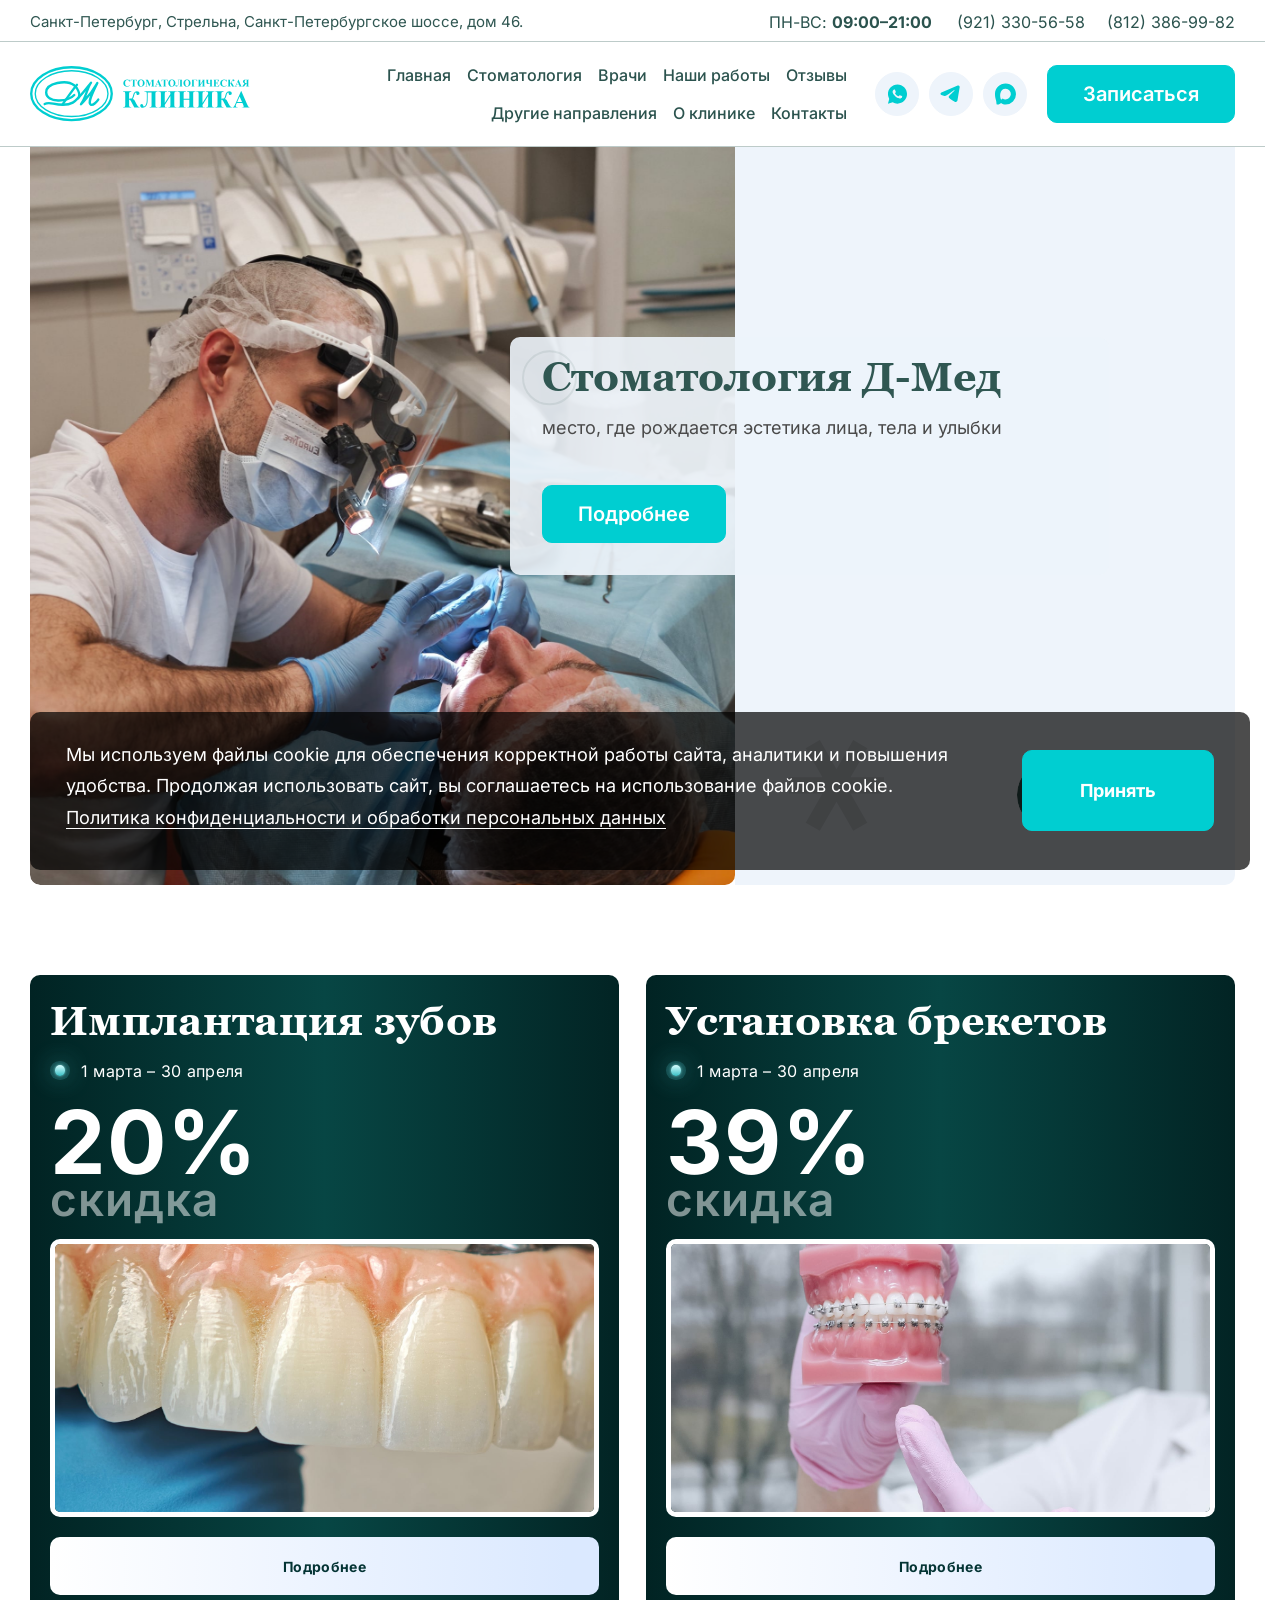
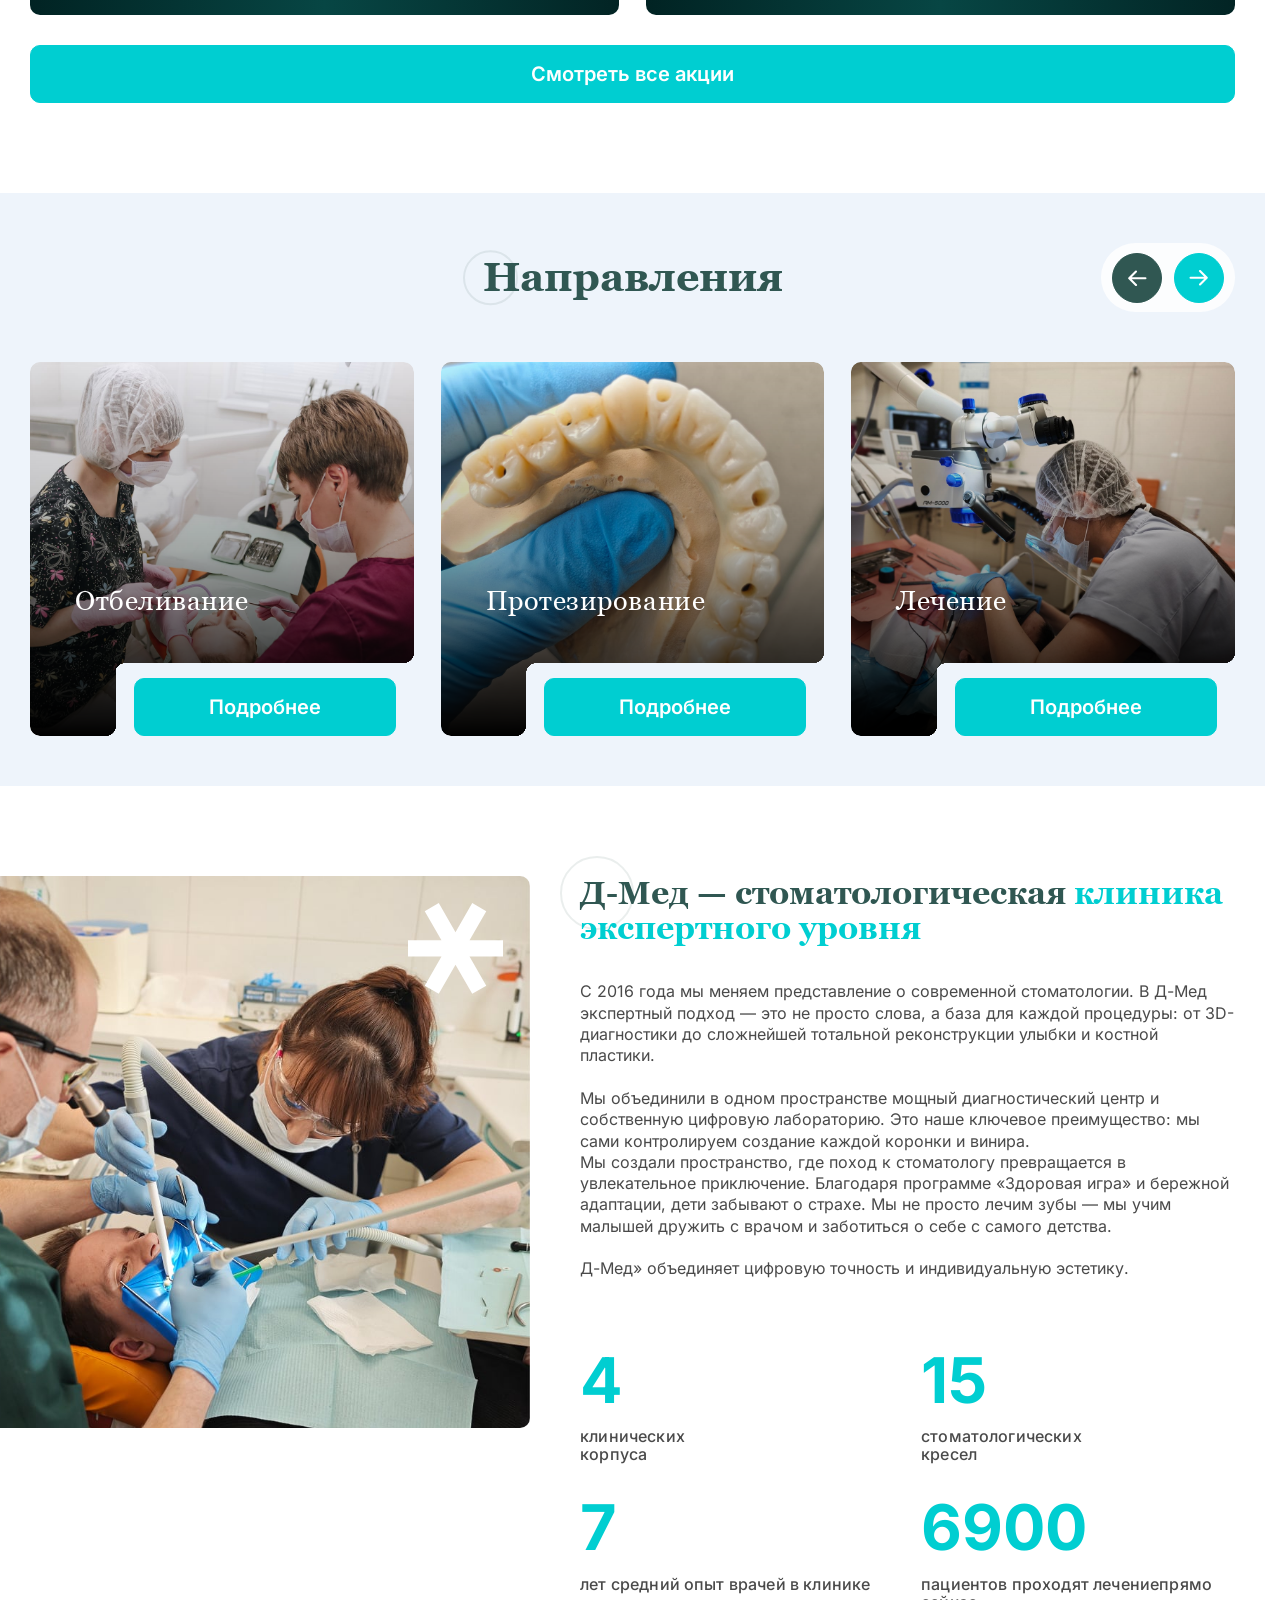
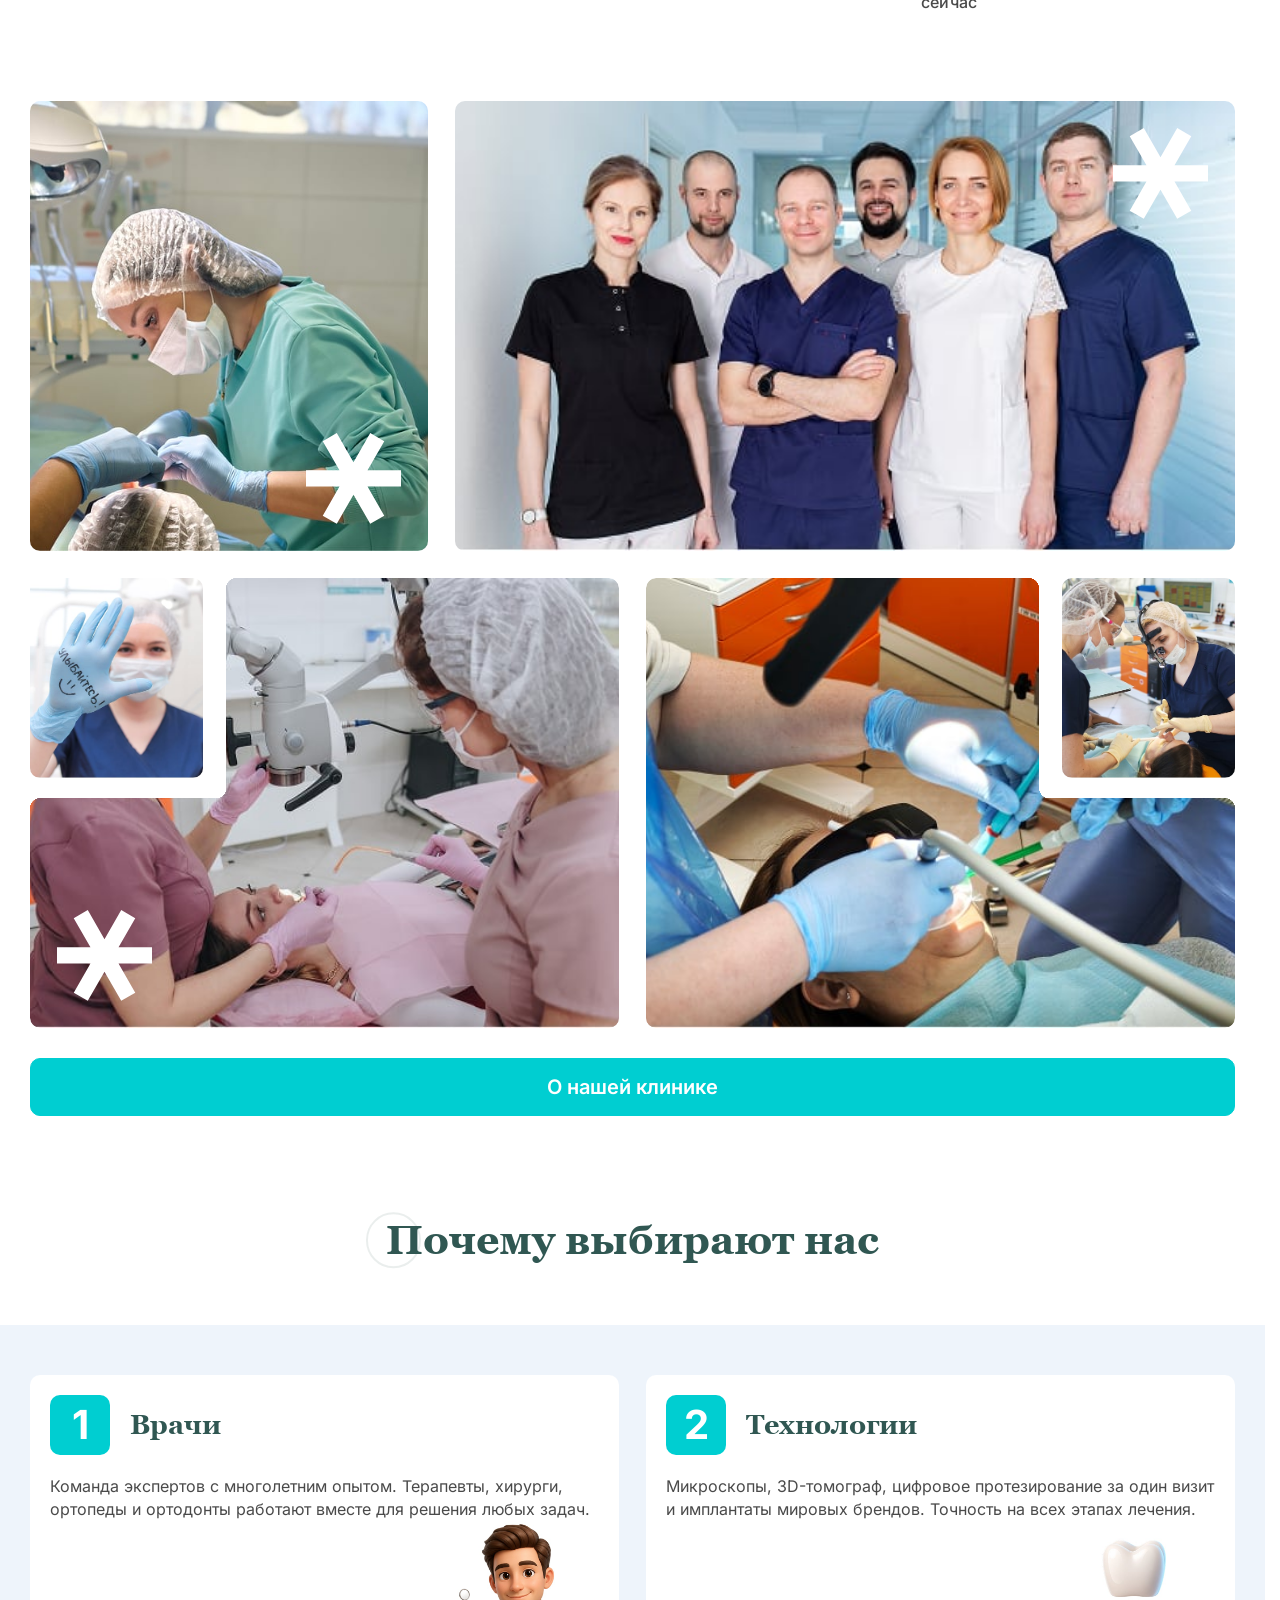
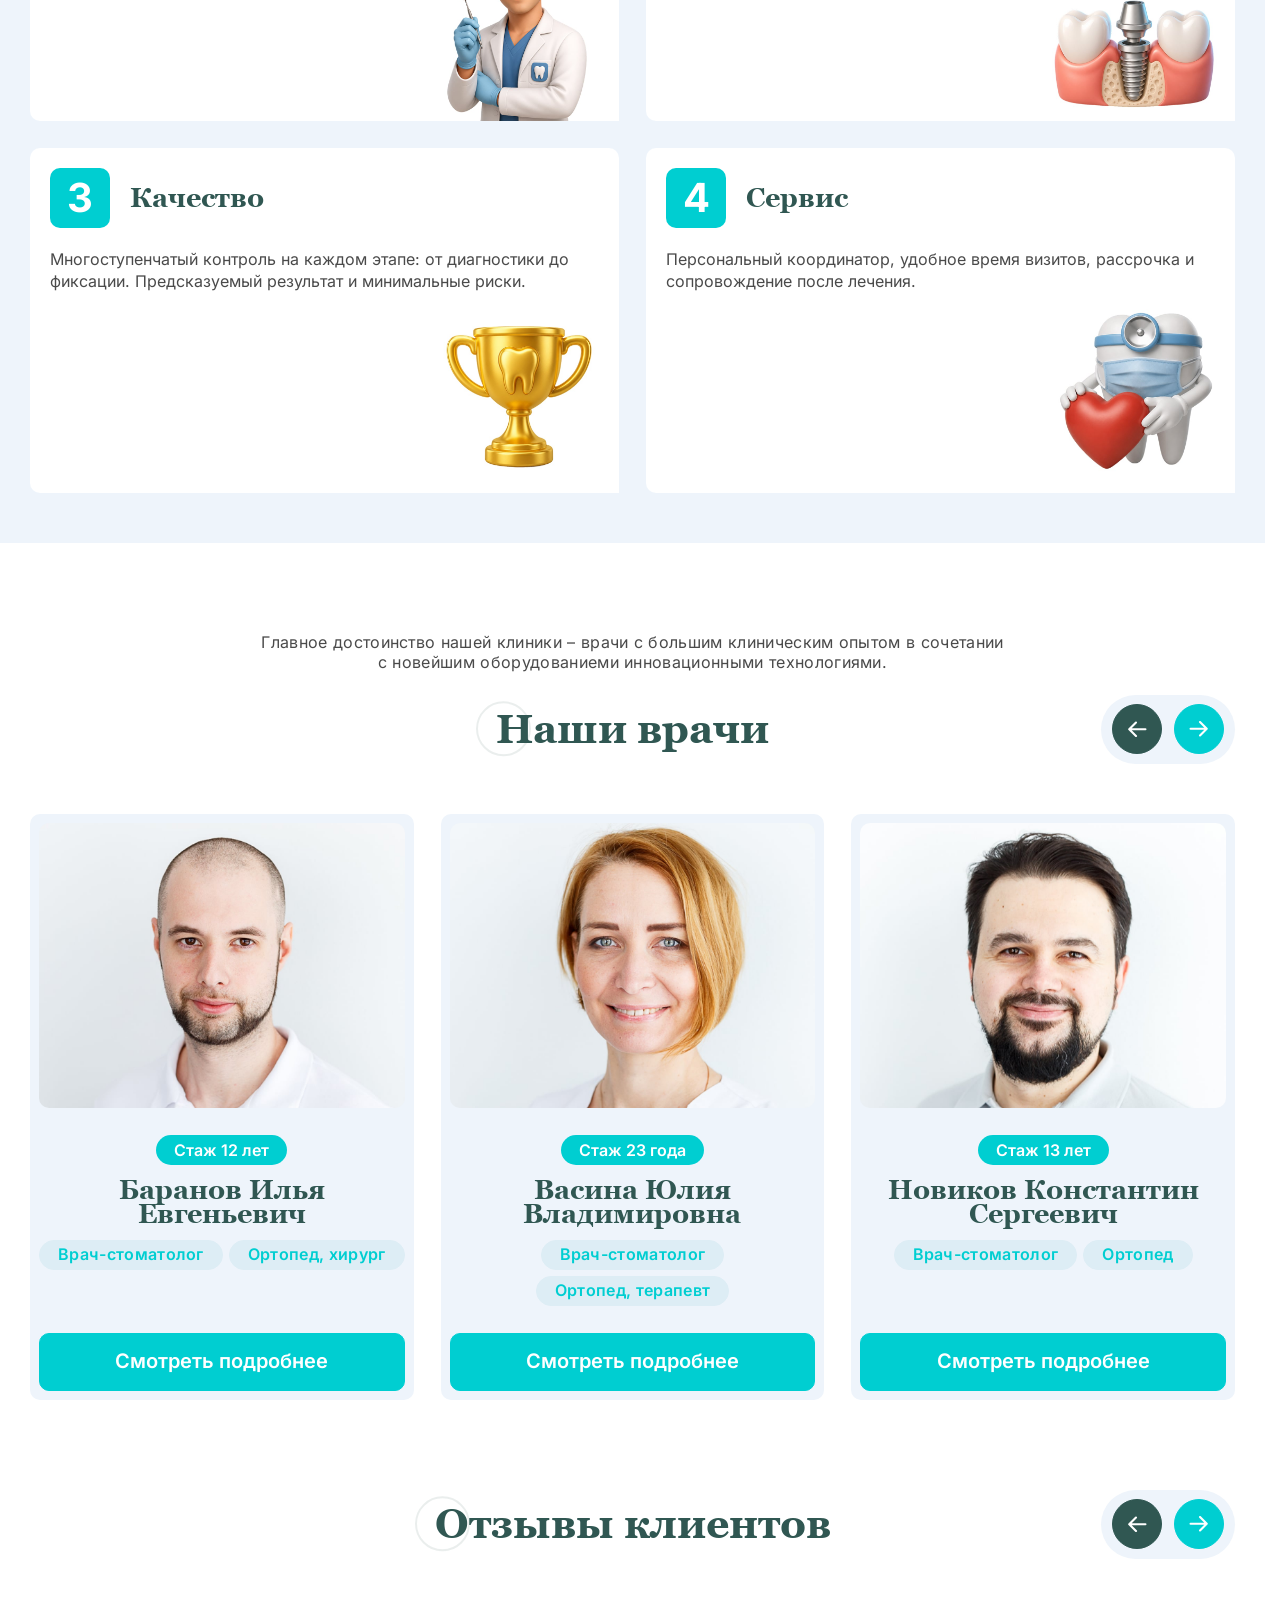
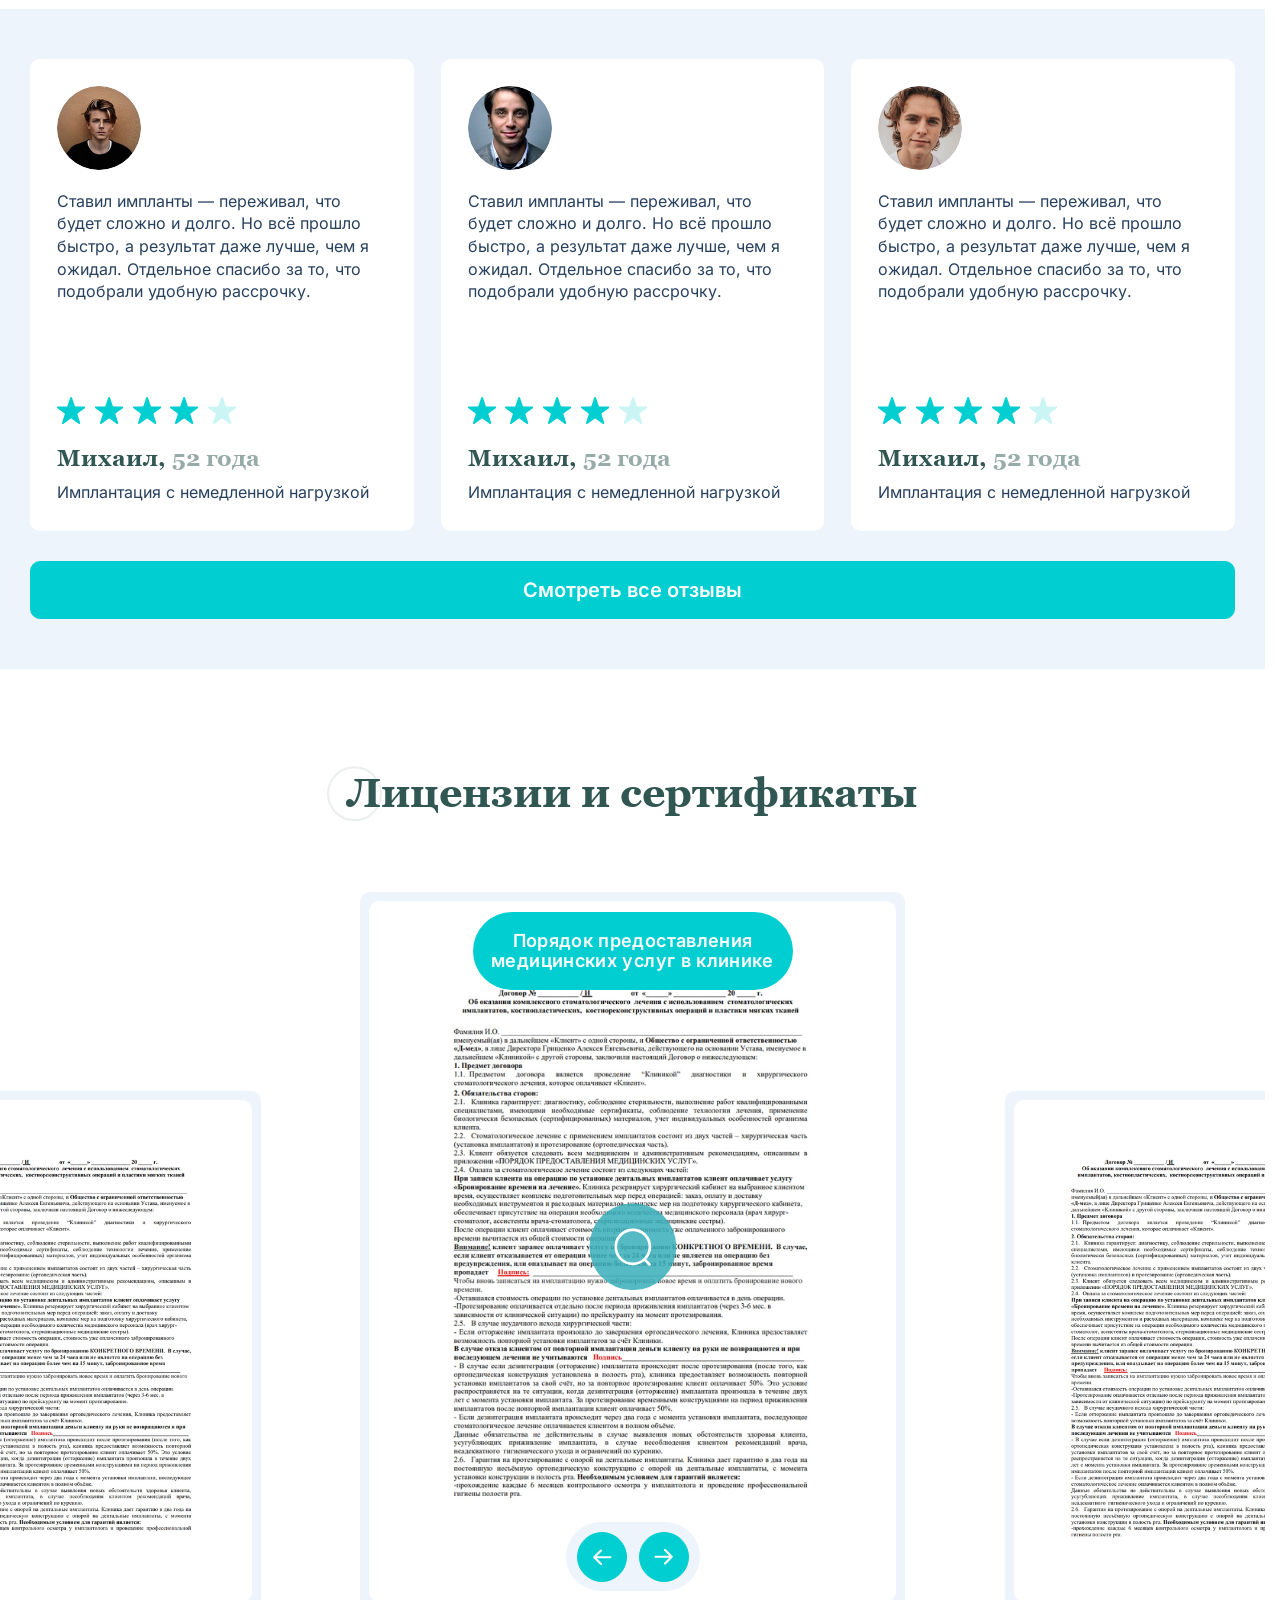
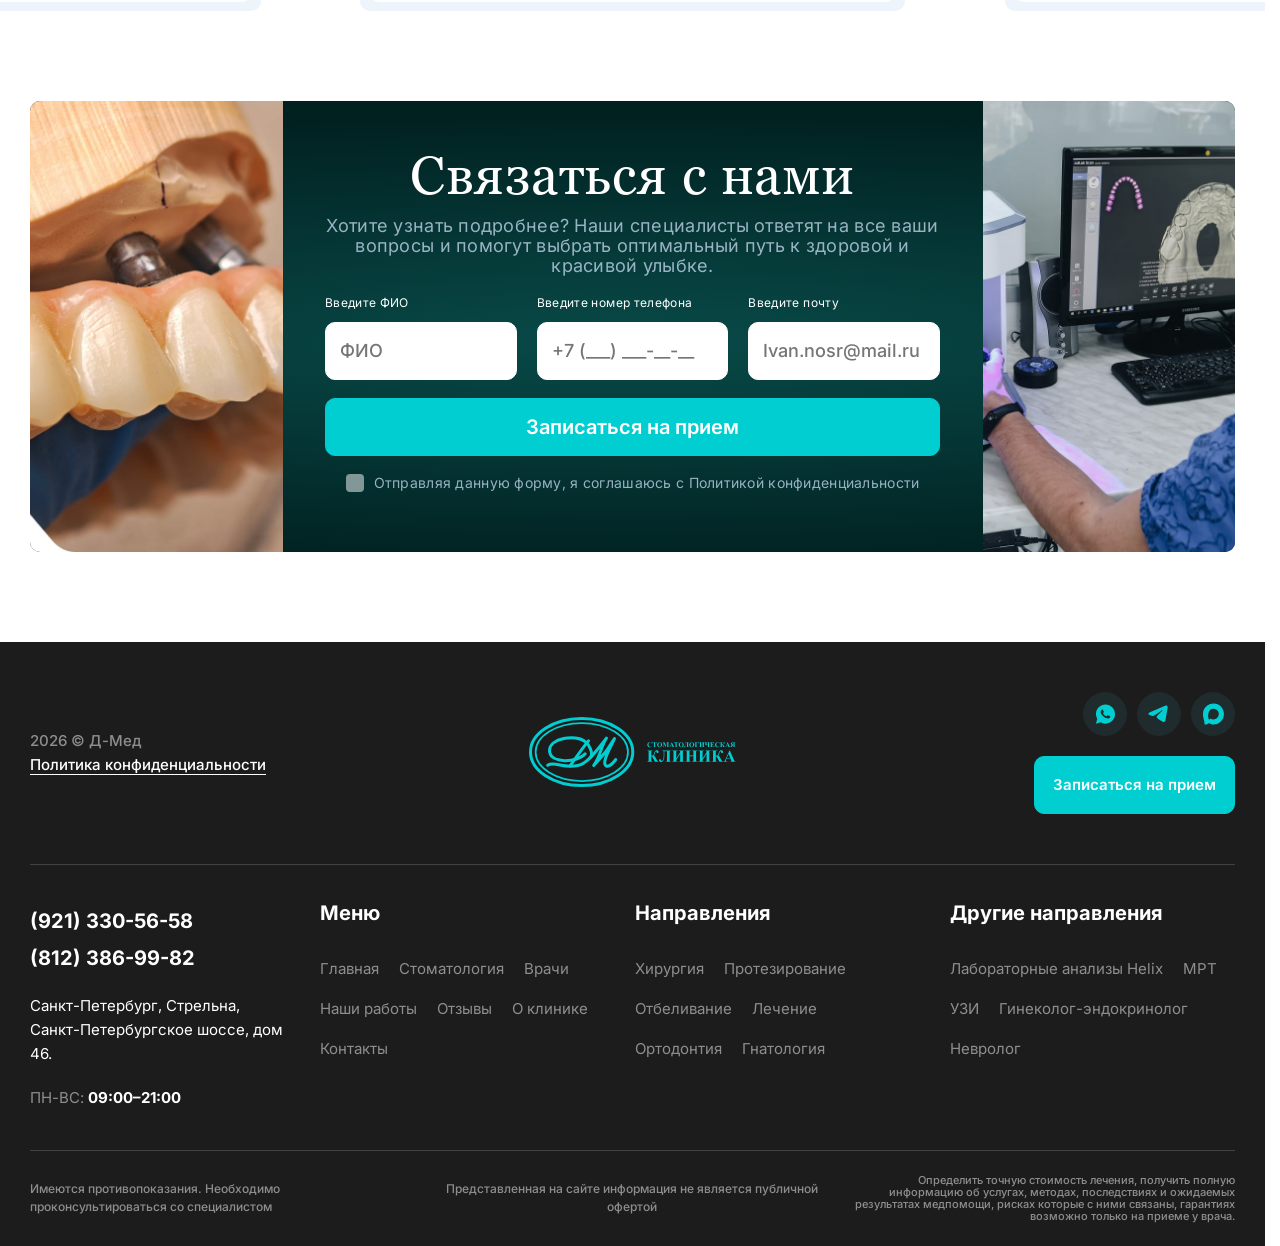
<file: main.html>
<!DOCTYPE html>
<html lang="ru">
    <head>
        <title>Главная</title>
        <meta http-equiv="X-UA-Compatible" content="IE=edge" />
        <meta charset="utf-8" />
        <meta name="keywords" content="" />
        <meta name="description" content="" />
        <meta name="author" content="" />
        <meta name="viewport" content="width=device-width, initial-scale=1.0" />
        <link rel="stylesheet" href="./css/reset.css" />
        <link rel="stylesheet" href="./css/fancybox.css" />
        <link rel="stylesheet" href="./css/nebo.css" />
        <link rel="stylesheet" href="./css/swiper-bundle.min.css" />

        <script src="./js/swiper-bundle.min.js" defer></script>
        <script src="./js/inputmask.min.js" defer></script>
        <script src="./js/fancybox.umd.js" defer></script>
        <script src="./js/scripts.js" defer></script>
        <link rel="stylesheet" href="./css/style.css" />
    </head>
    <body>
        <!-- wrap -->
        <div class="wrap">
            <!-- header -->
            <header class="header">
                <div class="inner-wrap">
                    <div class="logo-inner-wrap">
                        <a href="" class="logo">
                            <img src="./img/logo.svg" alt="" />
                        </a>
                    </div>
                    <div class="popup-menu-wrap menu-inner-wrap js-popup-wrap">
                        <a href="" class="btn-popup btn btn-action-ico ico-menu js-btn-popup-toggle"></a>
                        <div class="popup-content-block js-popup-block">
                            <div class="top-panel-wrap">
                                <div class="location-inner-wrap">
                                    Санкт-Петербург, Стрельна, Санкт-Петербургское шоссе, дом 46.
                                </div>
                                <div class="info-inner-wrap">
                                    <div class="info-wrap">
                                        ПН-ВС:
                                        <b>09:00–21:00</b>
                                    </div>
                                    <div class="phone-wrap"><a href="tel:9213305658">(921) 330-56-58</a></div>
                                    <div class="phone-wrap"><a href="tel:8123869982">(812) 386-99-82</a></div>
                                </div>
                            </div>
                            <div class="menu-wrap">
                                <a href="" class="btn-menu-back js-menu-back">
                                    <div class="button-ico">
                                        <img src="./img/arrow-back.svg" alt="" />
                                    </div>
                                    <div class="button-title">Назад</div>
                                </a>
                                <ul class="menu menu-main">
                                    <li>
                                        <a href="" class="btn-menu">
                                            <div class="button-title">Главная</div>
                                        </a>
                                    </li>
                                    <li>
                                        <a href="" class="btn-menu">
                                            <div class="button-title">Стоматология</div>
                                        </a>
                                        <ul class="menu">
                                            <li>
                                                <a href="" class="btn-submenu">
                                                    <div class="button-title">Хирургия</div>
                                                </a>
                                            </li>
                                            <li>
                                                <a href="" class="btn-submenu">
                                                    <div class="button-title">Протезирование</div>
                                                </a>
                                            </li>
                                            <li>
                                                <a href="" class="btn-submenu">
                                                    <div class="button-title">Отбеливание</div>
                                                </a>
                                            </li>
                                            <li>
                                                <a href="" class="btn-submenu">
                                                    <div class="button-title">Лечение</div>
                                                </a>
                                            </li>
                                            <li>
                                                <a href="" class="btn-submenu">
                                                    <div class="button-title">Ортодонтия</div>
                                                </a>
                                            </li>
                                            <li>
                                                <a href="" class="btn-submenu">
                                                    <div class="button-title">Скатология</div>
                                                </a>
                                            </li>
                                        </ul>
                                    </li>
                                    <li>
                                        <a href="" class="btn-menu">
                                            <div class="button-title">Врачи</div>
                                        </a>
                                    </li>
                                    <li>
                                        <a href="" class="btn-menu">
                                            <div class="button-title">Наши работы</div>
                                        </a>
                                    </li>
                                    <li>
                                        <a href="" class="btn-menu">
                                            <div class="button-title">Отзывы</div>
                                        </a>
                                    </li>
                                    <li>
                                        <a href="" class="btn-menu">
                                            <div class="button-title">Другие направления</div>
                                        </a>
                                        <ul class="menu">
                                            <li>
                                                <a href="" class="btn-submenu">
                                                    <div class="button-title">Лабораторные анализы Helix</div>
                                                </a>
                                            </li>
                                            <li>
                                                <a href="" class="btn-submenu">
                                                    <div class="button-title">MPT</div>
                                                </a>
                                            </li>
                                            <li>
                                                <a href="" class="btn-submenu">
                                                    <div class="button-title">УЗИ</div>
                                                </a>
                                            </li>
                                            <li>
                                                <a href="" class="btn-submenu">
                                                    <div class="button-title">Гинеколог-эндокринолог</div>
                                                </a>
                                            </li>
                                            <li>
                                                <a href="" class="btn-submenu">
                                                    <div class="button-title">Невролог</div>
                                                </a>
                                            </li>
                                        </ul>
                                    </li>
                                    <li>
                                        <a href="" class="btn-menu">
                                            <div class="button-title">О клинике</div>
                                        </a>
                                        <ul class="menu">
                                            <li>
                                                <a href="" class="btn-submenu">
                                                    <div class="button-title">О нас</div>
                                                </a>
                                            </li>
                                            <li>
                                                <a href="" class="btn-submenu">
                                                    <div class="button-title">Акции</div>
                                                </a>
                                            </li>
                                            <li>
                                                <a href="" class="btn-submenu">
                                                    <div class="button-title">Новости</div>
                                                </a>
                                            </li>
                                            <li>
                                                <a href="" class="btn-submenu">
                                                    <div class="button-title">Вакансии</div>
                                                </a>
                                            </li>
                                            <li>
                                                <a href="" class="btn-submenu">
                                                    <div class="button-title">Документы</div>
                                                </a>
                                            </li>
                                            <li>
                                                <a href="" class="btn-submenu">
                                                    <div class="button-title">Вопросы и ответы</div>
                                                </a>
                                            </li>
                                            <li>
                                                <a href="" class="btn-submenu">
                                                    <div class="button-title">Налоговый вычет</div>
                                                </a>
                                            </li>
                                        </ul>
                                    </li>
                                    <li>
                                        <a href="" class="btn-menu">
                                            <div class="button-title">Контакты</div>
                                        </a>
                                    </li>
                                </ul>
                            </div>
                            <div class="soc-wrap">
                                <a href="" class="btn button-light">
                                    <div class="button-ico">
                                        <img src="./img/soc-wa.svg" alt="" />
                                    </div>
                                </a>
                                <a href="" class="btn button-light">
                                    <div class="button-ico">
                                        <img src="./img/soc-tg.svg" alt="" />
                                    </div>
                                </a>
                                <a href="" class="btn button-light">
                                    <div class="button-ico">
                                        <img src="./img/soc-max.svg" alt="" />
                                    </div>
                                </a>
                            </div>
                            <div class="button-wrap">
                                <a href="" class="btn js-popup-open" data-popup="popup-callback">
                                    <div class="button-title">
                                        Записаться
                                        <span class="elm-hidden-desktop">на прием</span>
                                    </div>
                                </a>
                            </div>
                        </div>
                    </div>
                </div>
            </header>
            <!-- /header -->
            <!-- page -->
            <div class="page-full">
                <!--main-slider-box-->
                <div class="main-slider-box full-box section-mobile-full">
                    <div class="slider-inner-wrap slider-main" data-height="auto">
                        <div class="slider-wrap swiper">
                            <div class="slider swiper-wrapper">
                                <!--sl-wrap-->
                                <div class="sl-wrap swiper-slide">
                                    <div class="box-inner-wrap">
                                        <div class="photo-inner-wrap">
                                            <div class="elm-photo photo-cover elm-decor">
                                                <img src="./img/main.jpg" alt="" />
                                            </div>
                                        </div>
                                        <div class="info-inner-wrap elm-decor">
                                            <div class="info-content-wrap">
                                                <h2 class="section-title page-title title-decor">Стоматология Д-Мед</h2>
                                                <p>место, где рождается эстетика лица, тела и улыбки</p>
                                                <a href="" class="btn">
                                                    <div class="button-title">Подробнее</div>
                                                </a>
                                            </div>
                                        </div>
                                    </div>
                                </div>
                                <!--/sl-wrap-->
                                <!--sl-wrap-->
                                <div class="sl-wrap swiper-slide">
                                    <div class="box-inner-wrap">
                                        <div class="photo-inner-wrap">
                                            <div class="elm-photo photo-cover elm-decor">
                                                <img src="./img/main.jpg" alt="" />
                                            </div>
                                        </div>
                                        <div class="info-inner-wrap elm-decor">
                                            <div class="info-content-wrap">
                                                <h2 class="section-title page-title title-decor">Стоматология Д-Мед</h2>
                                                <p>место, где рождается эстетика лица, тела и улыбки</p>
                                                <p>место, где рождается эстетика лица, тела и улыбки</p>
                                                <a href="" class="btn">
                                                    <div class="button-title">Подробнее</div>
                                                </a>
                                            </div>
                                        </div>
                                    </div>
                                </div>
                                <!--/sl-wrap-->
                                <!--sl-wrap-->
                                <div class="sl-wrap swiper-slide">
                                    <div class="box-inner-wrap">
                                        <div class="photo-inner-wrap">
                                            <div class="elm-photo photo-cover elm-decor">
                                                <img src="./img/main.jpg" alt="" />
                                            </div>
                                        </div>
                                        <div class="info-inner-wrap elm-decor">
                                            <div class="info-content-wrap">
                                                <h2 class="section-title page-title title-decor">Стоматология Д-Мед</h2>
                                                <p>место, где рождается эстетика лица, тела и улыбки</p>
                                                <a href="" class="btn">
                                                    <div class="button-title">Подробнее</div>
                                                </a>
                                            </div>
                                        </div>
                                    </div>
                                </div>
                                <!--/sl-wrap-->
                                <!--sl-wrap-->
                                <div class="sl-wrap swiper-slide">
                                    <div class="box-inner-wrap">
                                        <div class="photo-inner-wrap">
                                            <div class="elm-photo photo-cover elm-decor">
                                                <img src="./img/main.jpg" alt="" />
                                            </div>
                                        </div>
                                        <div class="info-inner-wrap elm-decor">
                                            <div class="info-content-wrap">
                                                <h2 class="section-title page-title title-decor">Стоматология Д-Мед</h2>
                                                <p>место, где рождается эстетика лица, тела и улыбки</p>
                                                <a href="" class="btn">
                                                    <div class="button-title">Подробнее</div>
                                                </a>
                                            </div>
                                        </div>
                                    </div>
                                </div>
                                <!--/sl-wrap-->
                                <!--sl-wrap-->
                                <div class="sl-wrap swiper-slide">
                                    <div class="box-inner-wrap">
                                        <div class="photo-inner-wrap">
                                            <div class="elm-photo photo-cover elm-decor">
                                                <img src="./img/main.jpg" alt="" />
                                            </div>
                                        </div>
                                        <div class="info-inner-wrap elm-decor">
                                            <div class="info-content-wrap">
                                                <h2 class="section-title page-title title-decor">Стоматология Д-Мед</h2>
                                                <p>место, где рождается эстетика лица, тела и улыбки</p>
                                                <a href="" class="btn">
                                                    <div class="button-title">Подробнее</div>
                                                </a>
                                            </div>
                                        </div>
                                    </div>
                                </div>
                                <!--/sl-wrap-->
                            </div>
                        </div>
                        <div class="slider-actions-wrap">
                            <div
                                class="btn btn-action-ico ico-arrow ico-arrow-prev button-slider button-slider-prev button-slider-main-prev"
                            ></div>
                            <div
                                class="btn btn-action-ico ico-arrow ico-arrow-next button-slider button-slider-next button-slider-main-next"
                            ></div>
                        </div>
                        <div class="slider-pagination slider-main-pagination"></div>
                    </div>
                </div>
                <!--/main-slider-box-->

                <!--tiles-box-->
                <div class="tiles-box">
                    <div class="items-wrap">
                        <!--item wrap-->
                        <div class="item-wrap">
                            <div class="item-tile-service">
                                <div class="tile-content-wrap">
                                    <div class="tile-title-wrap">
                                        <div class="tile-title page-title">Имплантация зубов</div>
                                        <div class="tile-info elm-text-marker">1 марта – 30 апреля</div>
                                    </div>
                                    <div class="tile-info-wrap">
                                        <div class="tile-total">20%</div>
                                        <div class="tile-total-title">скидка</div>
                                    </div>
                                    <div class="tile-action-wrap">
                                        <a href="" class="btn button-white">
                                            <div class="button-title">Подробнее</div>
                                        </a>
                                    </div>
                                </div>
                                <div class="tile-photo-wrap">
                                    <div class="elm-photo photo-cover">
                                        <img src="./img/srv01.jpg" alt="" />
                                    </div>
                                </div>
                            </div>
                        </div>
                        <!--/item wrap-->
                        <!--item wrap-->
                        <div class="item-wrap">
                            <div class="item-tile-service">
                                <div class="tile-content-wrap">
                                    <div class="tile-title-wrap">
                                        <div class="tile-title page-title">Установка брекетов</div>
                                        <div class="tile-info elm-text-marker">1 марта – 30 апреля</div>
                                    </div>
                                    <div class="tile-info-wrap">
                                        <div class="tile-total">39%</div>
                                        <div class="tile-total-title">скидка</div>
                                    </div>
                                    <div class="tile-action-wrap">
                                        <a href="" class="btn button-white">
                                            <div class="button-title">Подробнее</div>
                                        </a>
                                    </div>
                                </div>
                                <div class="tile-photo-wrap">
                                    <div class="elm-photo photo-cover">
                                        <img src="./img/srv02.jpg" alt="" />
                                    </div>
                                </div>
                            </div>
                        </div>
                        <!--/item wrap-->
                    </div>
                    <div class="more-box elm-hidden-mobile">
                        <a href="" class="btn">
                            <div class="button-title">Смотреть все акции</div>
                        </a>
                    </div>
                </div>
                <!--/tiles-box-->

                <!-- bg box -->
                <div class="bg-box only-desktop">
                    <!--title-box-->
                    <div class="title-box">
                        <div class="title-wrap">
                            <h2 class="page-title title-decor">Направления</h2>
                        </div>
                    </div>
                    <!--/title-box-->

                    <!--tiles-box-->
                    <div class="tiles-box">
                        <div class="slider-inner-wrap slider-tiles">
                            <div class="slider-wrap swiper">
                                <div class="slider swiper-wrapper">
                                    <!--sl-wrap-->
                                    <div class="sl-wrap swiper-slide">
                                        <div class="item-tile-direction">
                                            <div class="tile-photo-wrap">
                                                <div class="elm-photo photo-cover nebo nebo--br">
                                                    <img src="./img/dir01.jpg" alt="" />
                                                </div>
                                            </div>
                                            <div class="tile-title-wrap nebo nebo--br">
                                                <div class="tile-title h2-title">Отбеливание</div>
                                            </div>
                                            <div class="tile-action-wrap">
                                                <a href="" class="btn">
                                                    <div class="button-title">Подробнее</div>
                                                </a>
                                            </div>
                                        </div>
                                    </div>
                                    <!--/sl-wrap-->
                                    <!--sl-wrap-->
                                    <div class="sl-wrap swiper-slide">
                                        <div class="item-tile-direction">
                                            <div class="tile-photo-wrap">
                                                <div class="elm-photo photo-cover nebo nebo--br">
                                                    <img src="./img/dir02.jpg" alt="" />
                                                </div>
                                            </div>
                                            <div class="tile-title-wrap nebo nebo--br">
                                                <div class="tile-title h2-title">Протезирование</div>
                                            </div>
                                            <div class="tile-action-wrap">
                                                <a href="" class="btn">
                                                    <div class="button-title">Подробнее</div>
                                                </a>
                                            </div>
                                        </div>
                                    </div>
                                    <!--/sl-wrap-->
                                    <!--sl-wrap-->
                                    <div class="sl-wrap swiper-slide">
                                        <div class="item-tile-direction">
                                            <div class="tile-photo-wrap">
                                                <div class="elm-photo photo-cover nebo nebo--br">
                                                    <img src="./img/dir03.jpg" alt="" />
                                                </div>
                                            </div>
                                            <div class="tile-title-wrap nebo nebo--br">
                                                <div class="tile-title h2-title">Лечение</div>
                                            </div>
                                            <div class="tile-action-wrap">
                                                <a href="" class="btn">
                                                    <div class="button-title">Подробнее</div>
                                                </a>
                                            </div>
                                        </div>
                                    </div>
                                    <!--/sl-wrap-->
                                    <!--sl-wrap-->
                                    <div class="sl-wrap swiper-slide">
                                        <div class="item-tile-direction">
                                            <div class="tile-photo-wrap">
                                                <div class="elm-photo photo-cover nebo nebo--br">
                                                    <img src="./img/dir01.jpg" alt="" />
                                                </div>
                                            </div>
                                            <div class="tile-title-wrap nebo nebo--br">
                                                <div class="tile-title h2-title">Отбеливание</div>
                                            </div>
                                            <div class="tile-action-wrap">
                                                <a href="" class="btn">
                                                    <div class="button-title">Подробнее</div>
                                                </a>
                                            </div>
                                        </div>
                                    </div>
                                    <!--/sl-wrap-->
                                    <!--sl-wrap-->
                                    <div class="sl-wrap swiper-slide">
                                        <div class="item-tile-direction">
                                            <div class="tile-photo-wrap">
                                                <div class="elm-photo photo-cover nebo nebo--br">
                                                    <img src="./img/dir02.jpg" alt="" />
                                                </div>
                                            </div>
                                            <div class="tile-title-wrap nebo nebo--br">
                                                <div class="tile-title h2-title">Протезирование</div>
                                            </div>
                                            <div class="tile-action-wrap">
                                                <a href="" class="btn">
                                                    <div class="button-title">Подробнее</div>
                                                </a>
                                            </div>
                                        </div>
                                    </div>
                                    <!--/sl-wrap-->
                                    <!--sl-wrap-->
                                    <div class="sl-wrap swiper-slide">
                                        <div class="item-tile-direction">
                                            <div class="tile-photo-wrap">
                                                <div class="elm-photo photo-cover nebo nebo--br">
                                                    <img src="./img/dir03.jpg" alt="" />
                                                </div>
                                            </div>
                                            <div class="tile-title-wrap nebo nebo--br">
                                                <div class="tile-title h2-title">Лечение</div>
                                            </div>
                                            <div class="tile-action-wrap">
                                                <a href="" class="btn">
                                                    <div class="button-title">Подробнее</div>
                                                </a>
                                            </div>
                                        </div>
                                    </div>
                                    <!--/sl-wrap-->
                                    <!--sl-wrap-->
                                    <div class="sl-wrap swiper-slide">
                                        <div class="item-tile-direction">
                                            <div class="tile-photo-wrap">
                                                <div class="elm-photo photo-cover nebo nebo--br">
                                                    <img src="./img/dir01.jpg" alt="" />
                                                </div>
                                            </div>
                                            <div class="tile-title-wrap nebo nebo--br">
                                                <div class="tile-title h2-title">Отбеливание</div>
                                            </div>
                                            <div class="tile-action-wrap">
                                                <a href="" class="btn">
                                                    <div class="button-title">Подробнее</div>
                                                </a>
                                            </div>
                                        </div>
                                    </div>
                                    <!--/sl-wrap-->
                                    <!--sl-wrap-->
                                    <div class="sl-wrap swiper-slide">
                                        <div class="item-tile-direction">
                                            <div class="tile-photo-wrap">
                                                <div class="elm-photo photo-cover nebo nebo--br">
                                                    <img src="./img/dir02.jpg" alt="" />
                                                </div>
                                            </div>
                                            <div class="tile-title-wrap nebo nebo--br">
                                                <div class="tile-title h2-title">Протезирование</div>
                                            </div>
                                            <div class="tile-action-wrap">
                                                <a href="" class="btn">
                                                    <div class="button-title">Подробнее</div>
                                                </a>
                                            </div>
                                        </div>
                                    </div>
                                    <!--/sl-wrap-->
                                    <!--sl-wrap-->
                                    <div class="sl-wrap swiper-slide">
                                        <div class="item-tile-direction">
                                            <div class="tile-photo-wrap">
                                                <div class="elm-photo photo-cover nebo nebo--br">
                                                    <img src="./img/dir03.jpg" alt="" />
                                                </div>
                                            </div>
                                            <div class="tile-title-wrap nebo nebo--br">
                                                <div class="tile-title h2-title">Лечение</div>
                                            </div>
                                            <div class="tile-action-wrap">
                                                <a href="" class="btn">
                                                    <div class="button-title">Подробнее</div>
                                                </a>
                                            </div>
                                        </div>
                                    </div>
                                    <!--/sl-wrap-->
                                </div>
                            </div>
                            <div class="slider-actions-wrap">
                                <div
                                    class="btn btn-action-ico ico-arrow ico-arrow-prev button-slider button-slider-prev button-slider-tiles-prev"
                                ></div>
                                <div
                                    class="btn btn-action-ico ico-arrow ico-arrow-next button-slider button-slider-next button-slider-tiles-next"
                                ></div>
                            </div>
                            <div class="slider-pagination slider-tiles-pagination"></div>
                        </div>
                    </div>
                    <!--/tiles-box-->
                </div>
                <!-- /bg box -->

                <!--info-about-box-->
                <div class="info-about-box full-box">
                    <div class="photo-inner-wrap">
                        <div class="elm-photo photo-cover elm-decor">
                            <img src="./img/about.jpg" alt="" />
                        </div>
                    </div>
                    <div class="info-inner-wrap">
                        <div class="title-wrap">
                            <h1 class="section-title h1-title title-decor">
                                Д-Мед — стоматологическая
                                <span class="text-att">клиника экспертного уровня</span>
                            </h1>
                        </div>
                        <div class="text-wrap">
                            <p>
                                С 2016 года мы меняем представление о современной стоматологии. В Д-Мед экспертный
                                подход — это не просто слова, а база для каждой процедуры: от 3D-диагностики до
                                сложнейшей тотальной реконструкции улыбки и костной пластики.
                            </p>
                            <p>
                                Мы объединили в одном пространстве мощный диагностический центр и собственную цифровую
                                лабораторию. Это наше ключевое преимущество: мы сами контролируем создание каждой
                                коронки и винира.
                            </p>
                        </div>
                        <div class="text-wrap">
                            <p>
                                Мы создали пространство, где поход к стоматологу превращается в увлекательное
                                приключение. Благодаря программе «Здоровая игра» и бережной адаптации, дети забывают о
                                страхе. Мы не просто лечим зубы — мы учим малышей дружить с врачом и заботиться о себе с
                                самого детства.
                            </p>
                            <p>Д-Мед» объединяет цифровую точность и индивидуальную эстетику.</p>
                        </div>
                        <div class="items-inner-wrap">
                            <div class="items-wrap">
                                <!--item wrap-->
                                <div class="item-wrap">
                                    <div class="item-tile-total">
                                        <div class="tile-value">4</div>
                                        <div class="tile-title">
                                            клинических
                                            <br />
                                            корпуса
                                        </div>
                                    </div>
                                </div>
                                <!--/item wrap-->
                                <!--item wrap-->
                                <div class="item-wrap">
                                    <div class="item-tile-total">
                                        <div class="tile-value">15</div>
                                        <div class="tile-title">
                                            стоматологических
                                            <br />
                                            кресел
                                        </div>
                                    </div>
                                </div>
                                <!--/item wrap-->
                                <!--item wrap-->
                                <div class="item-wrap elm-hidden-desktop">
                                    <div class="item-tile-total">
                                        <div class="tile-value">7</div>
                                        <div class="tile-title">лет средний опыт врачей в клинике</div>
                                    </div>
                                </div>
                                <!--/item wrap-->
                                <!--item wrap-->
                                <div class="item-wrap">
                                    <div class="item-tile-total">
                                        <div class="tile-value">6900</div>
                                        <div class="tile-title">пациентов проходят лечениепрямо сейчас</div>
                                    </div>
                                </div>
                                <!--/item wrap-->
                            </div>
                        </div>
                    </div>
                </div>
                <!--/info-about-box-->

                <!--tiles-box-->
                <div class="tiles-box tiles-gallery full-box">
                    <div class="slider-inner-wrap slider-tiles slider-dgrid">
                        <div class="slider-wrap swiper">
                            <div class="slider swiper-wrapper">
                                <!--sl-wrap-->
                                <div class="sl-wrap swiper-slide">
                                    <a
                                        href="./img/gal01.jpg"
                                        class="elm-photo photo-cover elm-decor"
                                        data-fancybox="gal"
                                    >
                                        <img src="./img/gal01.jpg" alt="" />
                                    </a>
                                </div>
                                <!--/sl-wrap-->
                                <!--sl-wrap-->
                                <div class="sl-wrap swiper-slide">
                                    <a
                                        href="./img/gal02.jpg"
                                        class="elm-photo photo-cover elm-decor"
                                        data-fancybox="gal"
                                    >
                                        <img src="./img/gal02.jpg" alt="" />
                                    </a>
                                </div>
                                <!--/sl-wrap-->
                                <!--sl-wrap-->
                                <div class="sl-wrap swiper-slide">
                                    <a href="./img/gal03.jpg" class="elm-photo photo-cover" data-fancybox="gal">
                                        <img src="./img/gal03.jpg" alt="" />
                                    </a>
                                </div>
                                <!--/sl-wrap-->
                                <!--sl-wrap-->
                                <div class="sl-wrap swiper-slide">
                                    <a
                                        href="./img/gal04.jpg"
                                        class="elm-photo photo-cover elm-decor nebo nebo--tl"
                                        data-fancybox="gal"
                                    >
                                        <img src="./img/gal04.jpg" alt="" />
                                    </a>
                                </div>
                                <!--/sl-wrap-->
                                <!--sl-wrap-->
                                <div class="sl-wrap swiper-slide">
                                    <a
                                        href="./img/gal05.jpg"
                                        class="elm-photo photo-cover nebo nebo--tr"
                                        data-fancybox="gal"
                                    >
                                        <img src="./img/gal05.jpg" alt="" />
                                    </a>
                                </div>
                                <!--/sl-wrap-->
                                <!--sl-wrap-->
                                <div class="sl-wrap swiper-slide">
                                    <a href="./img/gal06.jpg" class="elm-photo photo-cover" data-fancybox="gal">
                                        <img src="./img/gal06.jpg" alt="" />
                                    </a>
                                </div>
                                <!--/sl-wrap-->
                            </div>
                        </div>
                        <div class="slider-pagination slider-tiles-pagination"></div>
                    </div>
                    <div class="more-box elm-hidden-mobile">
                        <a href="" class="btn">
                            <div class="button-title">О нашей клинике</div>
                        </a>
                    </div>
                </div>
                <!--/tiles-box-->

                <!--title-box-->
                <div class="title-box">
                    <div class="title-wrap">
                        <h2 class="page-title title-decor">Почему выбирают нас</h2>
                    </div>
                </div>
                <!--/title-box-->

                <!--tiles-box-->
                <div class="tiles-box">
                    <div class="bg-box">
                        <div class="items-wrap">
                            <!--item wrap-->
                            <div class="item-wrap">
                                <div class="item-tile-adv">
                                    <div class="elm-number">1</div>
                                    <div class="tile-info-wrap">
                                        <div class="tile-title h2-title">Врачи</div>
                                        <p>
                                            Команда экспертов с многолетним опытом. Терапевты, хирурги, ортопеды и
                                            ортодонты работают вместе для решения любых задач.
                                        </p>
                                    </div>
                                    <div class="tile-photo-wrap">
                                        <div class="elm-photo">
                                            <img src="./img/adv01.jpg" alt="" />
                                        </div>
                                    </div>
                                </div>
                            </div>
                            <!--/item wrap-->
                            <!--item wrap-->
                            <div class="item-wrap">
                                <div class="item-tile-adv">
                                    <div class="elm-number">2</div>
                                    <div class="tile-info-wrap">
                                        <div class="tile-title h2-title">Технологии</div>
                                        <p>
                                            Микроскопы, 3D-томограф, цифровое протезирование за один визит и имплантаты
                                            мировых брендов. Точность на всех этапах лечения.
                                        </p>
                                    </div>
                                    <div class="tile-photo-wrap">
                                        <div class="elm-photo">
                                            <img src="./img/adv02.jpg" alt="" />
                                        </div>
                                    </div>
                                </div>
                            </div>
                            <!--/item wrap-->
                            <!--item wrap-->
                            <div class="item-wrap">
                                <div class="item-tile-adv">
                                    <div class="elm-number">3</div>
                                    <div class="tile-info-wrap">
                                        <div class="tile-title h2-title">Качество</div>
                                        <p>
                                            Многоступенчатый контроль на каждом этапе: от&nbsp;диагностики до фиксации.
                                            Предсказуемый результат и минимальные риски.
                                        </p>
                                    </div>
                                    <div class="tile-photo-wrap">
                                        <div class="elm-photo">
                                            <img src="./img/adv03.jpg" alt="" />
                                        </div>
                                    </div>
                                </div>
                            </div>
                            <!--/item wrap-->
                            <!--item wrap-->
                            <div class="item-wrap">
                                <div class="item-tile-adv">
                                    <div class="elm-number">4</div>
                                    <div class="tile-info-wrap">
                                        <div class="tile-title h2-title">Сервис</div>
                                        <p>
                                            Персональный координатор, удобное время визитов, рассрочка и сопровождение
                                            после лечения.
                                        </p>
                                    </div>
                                    <div class="tile-photo-wrap">
                                        <div class="elm-photo">
                                            <img src="./img/adv04.jpg" alt="" />
                                        </div>
                                    </div>
                                </div>
                            </div>
                            <!--/item wrap-->
                        </div>
                    </div>
                </div>
                <!--/tiles-box-->

                <!--title-box-->
                <div class="title-box">
                    <div class="title-wrap">
                        <h2 class="page-title title-decor">Наши врачи</h2>
                    </div>
                    <div class="info-wrap">
                        <p>
                            Главное достоинство нашей клиники – врачи с большим клиническим опытом в сочетании
                            с новейшим оборудованиеми инновационными технологиями.
                        </p>
                    </div>
                </div>
                <!--/title-box-->

                <!--tiles-box-->
                <div class="tiles-box">
                    <div class="slider-inner-wrap slider-tiles">
                        <div class="slider-wrap swiper">
                            <div class="slider swiper-wrapper">
                                <!--sl-wrap-->
                                <div class="sl-wrap swiper-slide">
                                    <div class="item-tile-doctor">
                                        <div class="tile-photo-wrap">
                                            <div class="elm-photo photo-cover">
                                                <img src="./img/doc01.jpg" alt="" />
                                            </div>
                                        </div>
                                        <div class="tile-info-wrap">
                                            <div class="tile-sticker-wrap">
                                                <div class="elm-sticker">Стаж 12 лет</div>
                                            </div>
                                            <div class="tile-title-wrap">
                                                <div class="tile-title h3-title">
                                                    Баранов Илья
                                                    <br />
                                                    Евгеньевич
                                                </div>
                                            </div>
                                            <div class="tile-tags-wrap">
                                                <a href="" class="btn button-light-dark">
                                                    <div class="button-title">Врач-стоматолог</div>
                                                </a>
                                                <a href="" class="btn button-light-dark">
                                                    <div class="button-title">Ортопед, хирург</div>
                                                </a>
                                            </div>
                                        </div>
                                        <div class="tile-action-wrap">
                                            <a href="" class="btn">
                                                <div class="button-title">Смотреть подробнее</div>
                                            </a>
                                        </div>
                                    </div>
                                </div>
                                <!--/sl-wrap-->
                                <!--sl-wrap-->
                                <div class="sl-wrap swiper-slide">
                                    <div class="item-tile-doctor">
                                        <div class="tile-photo-wrap">
                                            <div class="elm-photo photo-cover">
                                                <img src="./img/doc02.jpg" alt="" />
                                            </div>
                                        </div>
                                        <div class="tile-info-wrap">
                                            <div class="tile-sticker-wrap">
                                                <div class="elm-sticker">Стаж 23 года</div>
                                            </div>
                                            <div class="tile-title-wrap">
                                                <div class="tile-title h3-title">
                                                    Васина Юлия
                                                    <br />
                                                    Владимировна
                                                </div>
                                            </div>
                                            <div class="tile-tags-wrap">
                                                <a href="" class="btn button-light-dark">
                                                    <div class="button-title">Врач-стоматолог</div>
                                                </a>
                                                <a href="" class="btn button-light-dark">
                                                    <div class="button-title">Ортопед, терапевт</div>
                                                </a>
                                            </div>
                                        </div>
                                        <div class="tile-action-wrap">
                                            <a href="" class="btn">
                                                <div class="button-title">Смотреть подробнее</div>
                                            </a>
                                        </div>
                                    </div>
                                </div>
                                <!--/sl-wrap-->
                                <!--sl-wrap-->
                                <div class="sl-wrap swiper-slide">
                                    <div class="item-tile-doctor">
                                        <div class="tile-photo-wrap">
                                            <div class="elm-photo photo-cover">
                                                <img src="./img/doc03.jpg" alt="" />
                                            </div>
                                        </div>
                                        <div class="tile-info-wrap">
                                            <div class="tile-sticker-wrap">
                                                <div class="elm-sticker">Стаж 13 лет</div>
                                            </div>
                                            <div class="tile-title-wrap">
                                                <div class="tile-title h3-title">
                                                    Новиков Константин
                                                    <br />
                                                    Сергеевич
                                                </div>
                                            </div>
                                            <div class="tile-tags-wrap">
                                                <a href="" class="btn button-light-dark">
                                                    <div class="button-title">Врач-стоматолог</div>
                                                </a>
                                                <a href="" class="btn button-light-dark">
                                                    <div class="button-title">Ортопед</div>
                                                </a>
                                            </div>
                                        </div>
                                        <div class="tile-action-wrap">
                                            <a href="" class="btn">
                                                <div class="button-title">Смотреть подробнее</div>
                                            </a>
                                        </div>
                                    </div>
                                </div>
                                <!--/sl-wrap-->
                                <!--sl-wrap-->
                                <div class="sl-wrap swiper-slide">
                                    <div class="item-tile-doctor">
                                        <div class="tile-photo-wrap">
                                            <div class="elm-photo photo-cover">
                                                <img src="./img/doc01.jpg" alt="" />
                                            </div>
                                        </div>
                                        <div class="tile-info-wrap">
                                            <div class="tile-sticker-wrap">
                                                <div class="elm-sticker">Стаж 12 лет</div>
                                            </div>
                                            <div class="tile-title-wrap">
                                                <div class="tile-title h3-title">
                                                    Баранов Илья
                                                    <br />
                                                    Евгеньевич
                                                </div>
                                            </div>
                                            <div class="tile-tags-wrap">
                                                <a href="" class="btn button-light-dark">
                                                    <div class="button-title">Врач-стоматолог</div>
                                                </a>
                                                <a href="" class="btn button-light-dark">
                                                    <div class="button-title">Ортопед, хирург</div>
                                                </a>
                                            </div>
                                        </div>
                                        <div class="tile-action-wrap">
                                            <a href="" class="btn">
                                                <div class="button-title">Смотреть подробнее</div>
                                            </a>
                                        </div>
                                    </div>
                                </div>
                                <!--/sl-wrap-->
                                <!--sl-wrap-->
                                <div class="sl-wrap swiper-slide">
                                    <div class="item-tile-doctor">
                                        <div class="tile-photo-wrap">
                                            <div class="elm-photo photo-cover">
                                                <img src="./img/doc02.jpg" alt="" />
                                            </div>
                                        </div>
                                        <div class="tile-info-wrap">
                                            <div class="tile-sticker-wrap">
                                                <div class="elm-sticker">Стаж 23 года</div>
                                            </div>
                                            <div class="tile-title-wrap">
                                                <div class="tile-title h3-title">
                                                    Васина Юлия
                                                    <br />
                                                    Владимировна
                                                </div>
                                            </div>
                                            <div class="tile-tags-wrap">
                                                <a href="" class="btn button-light-dark">
                                                    <div class="button-title">Врач-стоматолог</div>
                                                </a>
                                                <a href="" class="btn button-light-dark">
                                                    <div class="button-title">Ортопед, терапевт</div>
                                                </a>
                                            </div>
                                        </div>
                                        <div class="tile-action-wrap">
                                            <a href="" class="btn">
                                                <div class="button-title">Смотреть подробнее</div>
                                            </a>
                                        </div>
                                    </div>
                                </div>
                                <!--/sl-wrap-->
                                <!--sl-wrap-->
                                <div class="sl-wrap swiper-slide">
                                    <div class="item-tile-doctor">
                                        <div class="tile-photo-wrap">
                                            <div class="elm-photo photo-cover">
                                                <img src="./img/doc03.jpg" alt="" />
                                            </div>
                                        </div>
                                        <div class="tile-info-wrap">
                                            <div class="tile-sticker-wrap">
                                                <div class="elm-sticker">Стаж 13 лет</div>
                                            </div>
                                            <div class="tile-title-wrap">
                                                <div class="tile-title h3-title">
                                                    Новиков Константин
                                                    <br />
                                                    Сергеевич
                                                </div>
                                            </div>
                                            <div class="tile-tags-wrap">
                                                <a href="" class="btn button-light-dark">
                                                    <div class="button-title">Врач-стоматолог</div>
                                                </a>
                                                <a href="" class="btn button-light-dark">
                                                    <div class="button-title">Ортопед</div>
                                                </a>
                                            </div>
                                        </div>
                                        <div class="tile-action-wrap">
                                            <a href="" class="btn">
                                                <div class="button-title">Смотреть подробнее</div>
                                            </a>
                                        </div>
                                    </div>
                                </div>
                                <!--/sl-wrap-->
                            </div>
                        </div>
                        <div class="slider-actions-wrap">
                            <div
                                class="btn btn-action-ico ico-arrow ico-arrow-prev button-slider button-slider-prev button-slider-tiles-prev"
                            ></div>
                            <div
                                class="btn btn-action-ico ico-arrow ico-arrow-next button-slider button-slider-next button-slider-tiles-next"
                            ></div>
                        </div>
                        <div class="slider-pagination slider-tiles-pagination"></div>
                    </div>
                </div>
                <!--/tiles-box-->

                <!--title-box-->
                <div class="title-box">
                    <div class="title-wrap">
                        <h2 class="page-title title-decor">Отзывы клиентов</h2>
                    </div>
                </div>
                <!--/title-box-->

                <!--tiles-box-->
                <div class="bg-box">
                    <div class="tiles-box">
                        <div class="slider-inner-wrap slider-tiles">
                            <div class="slider-wrap swiper">
                                <div class="slider swiper-wrapper">
                                    <!--sl-wrap-->
                                    <div class="sl-wrap swiper-slide">
                                        <div class="item-tile-review">
                                            <div class="tile-main-wrap">
                                                <div class="elm-photo photo-cover">
                                                    <img src="./img/user01.jpg" alt="" />
                                                </div>
                                                <p>
                                                    Ставил импланты — переживал, что будет сложно и долго. Но всё прошло
                                                    быстро, а результат даже лучше, чем я ожидал. Отдельное спасибо за
                                                    то, что подобрали удобную рассрочку.
                                                </p>
                                            </div>
                                            <div class="tile-info-wrap">
                                                <div class="elm-rates" data-rate="4">
                                                    <div class="elm-rate"></div>
                                                    <div class="elm-rate"></div>
                                                    <div class="elm-rate"></div>
                                                    <div class="elm-rate"></div>
                                                    <div class="elm-rate"></div>
                                                </div>
                                                <div class="tile-title h4-title">
                                                    Михаил,
                                                    <span class="text-desc">52 года</span>
                                                </div>
                                                <p>Имплантация с немедленной нагрузкой</p>
                                            </div>
                                        </div>
                                    </div>
                                    <!--/sl-wrap-->
                                    <!--sl-wrap-->
                                    <div class="sl-wrap swiper-slide">
                                        <div class="item-tile-review">
                                            <div class="tile-main-wrap">
                                                <div class="elm-photo photo-cover">
                                                    <img src="./img/user02.jpg" alt="" />
                                                </div>
                                                <p>
                                                    Ставил импланты — переживал, что будет сложно и долго. Но всё прошло
                                                    быстро, а результат даже лучше, чем я ожидал. Отдельное спасибо за
                                                    то, что подобрали удобную рассрочку.
                                                </p>
                                            </div>
                                            <div class="tile-info-wrap">
                                                <div class="elm-rates" data-rate="4">
                                                    <div class="elm-rate"></div>
                                                    <div class="elm-rate"></div>
                                                    <div class="elm-rate"></div>
                                                    <div class="elm-rate"></div>
                                                    <div class="elm-rate"></div>
                                                </div>
                                                <div class="tile-title h4-title">
                                                    Михаил,
                                                    <span class="text-desc">52 года</span>
                                                </div>
                                                <p>Имплантация с немедленной нагрузкой</p>
                                            </div>
                                        </div>
                                    </div>
                                    <!--/sl-wrap-->
                                    <!--sl-wrap-->
                                    <div class="sl-wrap swiper-slide">
                                        <div class="item-tile-review">
                                            <div class="tile-main-wrap">
                                                <div class="elm-photo photo-cover">
                                                    <img src="./img/user03.jpg" alt="" />
                                                </div>
                                                <p>
                                                    Ставил импланты — переживал, что будет сложно и долго. Но всё прошло
                                                    быстро, а результат даже лучше, чем я ожидал. Отдельное спасибо за
                                                    то, что подобрали удобную рассрочку.
                                                </p>
                                            </div>
                                            <div class="tile-info-wrap">
                                                <div class="elm-rates" data-rate="4">
                                                    <div class="elm-rate"></div>
                                                    <div class="elm-rate"></div>
                                                    <div class="elm-rate"></div>
                                                    <div class="elm-rate"></div>
                                                    <div class="elm-rate"></div>
                                                </div>
                                                <div class="tile-title h4-title">
                                                    Михаил,
                                                    <span class="text-desc">52 года</span>
                                                </div>
                                                <p>Имплантация с немедленной нагрузкой</p>
                                            </div>
                                        </div>
                                    </div>
                                    <!--/sl-wrap-->
                                    <!--sl-wrap-->
                                    <div class="sl-wrap swiper-slide">
                                        <div class="item-tile-review">
                                            <div class="tile-main-wrap">
                                                <div class="elm-photo photo-cover">
                                                    <img src="./img/user04.jpg" alt="" />
                                                </div>
                                                <p>
                                                    Ставил импланты — переживал, что будет сложно и долго. Но всё прошло
                                                    быстро, а результат даже лучше, чем я ожидал. Отдельное спасибо за
                                                    то, что подобрали удобную рассрочку.
                                                </p>
                                            </div>
                                            <div class="tile-info-wrap">
                                                <div class="elm-rates" data-rate="4">
                                                    <div class="elm-rate"></div>
                                                    <div class="elm-rate"></div>
                                                    <div class="elm-rate"></div>
                                                    <div class="elm-rate"></div>
                                                    <div class="elm-rate"></div>
                                                </div>
                                                <div class="tile-title h4-title">
                                                    Михаил,
                                                    <span class="text-desc">52 года</span>
                                                </div>
                                                <p>Имплантация с немедленной нагрузкой</p>
                                            </div>
                                        </div>
                                    </div>
                                    <!--/sl-wrap-->
                                    <!--sl-wrap-->
                                    <div class="sl-wrap swiper-slide">
                                        <div class="item-tile-review">
                                            <div class="tile-main-wrap">
                                                <div class="elm-photo photo-cover">
                                                    <img src="./img/user01.jpg" alt="" />
                                                </div>
                                                <p>
                                                    Ставил импланты — переживал, что будет сложно и долго. Но всё прошло
                                                    быстро, а результат даже лучше, чем я ожидал. Отдельное спасибо за
                                                    то, что подобрали удобную рассрочку.
                                                </p>
                                            </div>
                                            <div class="tile-info-wrap">
                                                <div class="elm-rates" data-rate="4">
                                                    <div class="elm-rate"></div>
                                                    <div class="elm-rate"></div>
                                                    <div class="elm-rate"></div>
                                                    <div class="elm-rate"></div>
                                                    <div class="elm-rate"></div>
                                                </div>
                                                <div class="tile-title h4-title">
                                                    Михаил,
                                                    <span class="text-desc">52 года</span>
                                                </div>
                                                <p>Имплантация с немедленной нагрузкой</p>
                                            </div>
                                        </div>
                                    </div>
                                    <!--/sl-wrap-->
                                    <!--sl-wrap-->
                                    <div class="sl-wrap swiper-slide">
                                        <div class="item-tile-review">
                                            <div class="tile-main-wrap">
                                                <div class="elm-photo photo-cover">
                                                    <img src="./img/user02.jpg" alt="" />
                                                </div>
                                                <p>
                                                    Ставил импланты — переживал, что будет сложно и долго. Но всё прошло
                                                    быстро, а результат даже лучше, чем я ожидал. Отдельное спасибо за
                                                    то, что подобрали удобную рассрочку.
                                                </p>
                                            </div>
                                            <div class="tile-info-wrap">
                                                <div class="elm-rates" data-rate="4">
                                                    <div class="elm-rate"></div>
                                                    <div class="elm-rate"></div>
                                                    <div class="elm-rate"></div>
                                                    <div class="elm-rate"></div>
                                                    <div class="elm-rate"></div>
                                                </div>
                                                <div class="tile-title h4-title">
                                                    Михаил,
                                                    <span class="text-desc">52 года</span>
                                                </div>
                                                <p>Имплантация с немедленной нагрузкой</p>
                                            </div>
                                        </div>
                                    </div>
                                    <!--/sl-wrap-->
                                    <!--sl-wrap-->
                                    <div class="sl-wrap swiper-slide">
                                        <div class="item-tile-review">
                                            <div class="tile-main-wrap">
                                                <div class="elm-photo photo-cover">
                                                    <img src="./img/user03.jpg" alt="" />
                                                </div>
                                                <p>
                                                    Ставил импланты — переживал, что будет сложно и долго. Но всё прошло
                                                    быстро, а результат даже лучше, чем я ожидал. Отдельное спасибо за
                                                    то, что подобрали удобную рассрочку.
                                                </p>
                                            </div>
                                            <div class="tile-info-wrap">
                                                <div class="elm-rates" data-rate="4">
                                                    <div class="elm-rate"></div>
                                                    <div class="elm-rate"></div>
                                                    <div class="elm-rate"></div>
                                                    <div class="elm-rate"></div>
                                                    <div class="elm-rate"></div>
                                                </div>
                                                <div class="tile-title h4-title">
                                                    Михаил,
                                                    <span class="text-desc">52 года</span>
                                                </div>
                                                <p>Имплантация с немедленной нагрузкой</p>
                                            </div>
                                        </div>
                                    </div>
                                    <!--/sl-wrap-->
                                    <!--sl-wrap-->
                                    <div class="sl-wrap swiper-slide">
                                        <div class="item-tile-review">
                                            <div class="tile-main-wrap">
                                                <div class="elm-photo photo-cover">
                                                    <img src="./img/user04.jpg" alt="" />
                                                </div>
                                                <p>
                                                    Ставил импланты — переживал, что будет сложно и долго. Но всё прошло
                                                    быстро, а результат даже лучше, чем я ожидал. Отдельное спасибо за
                                                    то, что подобрали удобную рассрочку.
                                                </p>
                                            </div>
                                            <div class="tile-info-wrap">
                                                <div class="elm-rates" data-rate="4">
                                                    <div class="elm-rate"></div>
                                                    <div class="elm-rate"></div>
                                                    <div class="elm-rate"></div>
                                                    <div class="elm-rate"></div>
                                                    <div class="elm-rate"></div>
                                                </div>
                                                <div class="tile-title h4-title">
                                                    Михаил,
                                                    <span class="text-desc">52 года</span>
                                                </div>
                                                <p>Имплантация с немедленной нагрузкой</p>
                                            </div>
                                        </div>
                                    </div>
                                    <!--/sl-wrap-->
                                </div>
                            </div>
                            <div class="slider-actions-wrap">
                                <div
                                    class="btn btn-action-ico ico-arrow ico-arrow-prev button-slider button-slider-prev button-slider-tiles-prev"
                                ></div>
                                <div
                                    class="btn btn-action-ico ico-arrow ico-arrow-next button-slider button-slider-next button-slider-tiles-next"
                                ></div>
                            </div>
                            <div class="slider-pagination slider-tiles-pagination"></div>
                        </div>
                        <div class="more-box">
                            <a href="" class="btn">
                                <div class="button-title">Смотреть все отзывы</div>
                            </a>
                        </div>
                    </div>
                </div>
                <!--/tiles-box-->

                <!--title-box-->
                <div class="title-box">
                    <div class="title-wrap">
                        <h2 class="page-title title-decor">Лицензии и&nbsp;сертификаты</h2>
                    </div>
                </div>
                <!--/title-box-->

                <!--tiles-box-->
                <div class="tiles-box tiles-srt">
                    <div class="slider-inner-wrap slider-tiles" data-start="5">
                        <div class="slider-wrap swiper">
                            <div class="slider swiper-wrapper">
                                <!--sl-wrap-->
                                <div class="sl-wrap swiper-slide">
                                    <a href="./img/srt.jpg" class="item-tile-photo" data-fancybox="srt">
                                        <div class="tile-title-wrap">
                                            <div class="tile-title">
                                                Порядок предоставления медицинских услуг в клинике
                                            </div>
                                        </div>
                                        <div class="tile-photo-wrap">
                                            <div class="elm-photo photo-cover photo-zoom">
                                                <img src="./img/srt.jpg" alt="" />
                                            </div>
                                        </div>
                                    </a>
                                </div>
                                <!--/sl-wrap-->
                                <!--sl-wrap-->
                                <div class="sl-wrap swiper-slide">
                                    <a href="./img/srt.jpg" class="item-tile-photo" data-fancybox="srt">
                                        <div class="tile-title-wrap">
                                            <div class="tile-title">
                                                Порядок предоставления медицинских услуг в клинике
                                            </div>
                                        </div>
                                        <div class="tile-photo-wrap">
                                            <div class="elm-photo photo-cover photo-zoom">
                                                <img src="./img/srt.jpg" alt="" />
                                            </div>
                                        </div>
                                    </a>
                                </div>
                                <!--/sl-wrap-->
                                <!--sl-wrap-->
                                <div class="sl-wrap swiper-slide">
                                    <a href="./img/srt.jpg" class="item-tile-photo" data-fancybox="srt">
                                        <div class="tile-title-wrap">
                                            <div class="tile-title">
                                                Порядок предоставления медицинских услуг в клинике
                                            </div>
                                        </div>
                                        <div class="tile-photo-wrap">
                                            <div class="elm-photo photo-cover photo-zoom">
                                                <img src="./img/srt.jpg" alt="" />
                                            </div>
                                        </div>
                                    </a>
                                </div>
                                <!--/sl-wrap-->
                                <!--sl-wrap-->
                                <div class="sl-wrap swiper-slide">
                                    <a href="./img/srt.jpg" class="item-tile-photo" data-fancybox="srt">
                                        <div class="tile-title-wrap">
                                            <div class="tile-title">
                                                Порядок предоставления медицинских услуг в клинике
                                            </div>
                                        </div>
                                        <div class="tile-photo-wrap">
                                            <div class="elm-photo photo-cover photo-zoom">
                                                <img src="./img/srt.jpg" alt="" />
                                            </div>
                                        </div>
                                    </a>
                                </div>
                                <!--/sl-wrap-->
                                <!--sl-wrap-->
                                <div class="sl-wrap swiper-slide">
                                    <a href="./img/srt.jpg" class="item-tile-photo" data-fancybox="srt">
                                        <div class="tile-title-wrap">
                                            <div class="tile-title">
                                                Порядок предоставления медицинских услуг в клинике
                                            </div>
                                        </div>
                                        <div class="tile-photo-wrap">
                                            <div class="elm-photo photo-cover photo-zoom">
                                                <img src="./img/srt.jpg" alt="" />
                                            </div>
                                        </div>
                                    </a>
                                </div>
                                <!--/sl-wrap-->
                                <!--sl-wrap-->
                                <div class="sl-wrap swiper-slide">
                                    <a href="./img/srt.jpg" class="item-tile-photo" data-fancybox="srt">
                                        <div class="tile-title-wrap">
                                            <div class="tile-title">
                                                Порядок предоставления медицинских услуг в клинике
                                            </div>
                                        </div>
                                        <div class="tile-photo-wrap">
                                            <div class="elm-photo photo-cover photo-zoom">
                                                <img src="./img/srt.jpg" alt="" />
                                            </div>
                                        </div>
                                    </a>
                                </div>
                                <!--/sl-wrap-->
                                <!--sl-wrap-->
                                <div class="sl-wrap swiper-slide">
                                    <a href="./img/srt.jpg" class="item-tile-photo" data-fancybox="srt">
                                        <div class="tile-title-wrap">
                                            <div class="tile-title">
                                                Порядок предоставления медицинских услуг в клинике
                                            </div>
                                        </div>
                                        <div class="tile-photo-wrap">
                                            <div class="elm-photo photo-cover photo-zoom">
                                                <img src="./img/srt.jpg" alt="" />
                                            </div>
                                        </div>
                                    </a>
                                </div>
                                <!--/sl-wrap-->
                                <!--sl-wrap-->
                                <div class="sl-wrap swiper-slide">
                                    <a href="./img/srt.jpg" class="item-tile-photo" data-fancybox="srt">
                                        <div class="tile-title-wrap">
                                            <div class="tile-title">
                                                Порядок предоставления медицинских услуг в клинике
                                            </div>
                                        </div>
                                        <div class="tile-photo-wrap">
                                            <div class="elm-photo photo-cover photo-zoom">
                                                <img src="./img/srt.jpg" alt="" />
                                            </div>
                                        </div>
                                    </a>
                                </div>
                                <!--/sl-wrap-->
                                <!--sl-wrap-->
                                <div class="sl-wrap swiper-slide">
                                    <a href="./img/srt.jpg" class="item-tile-photo" data-fancybox="srt">
                                        <div class="tile-title-wrap">
                                            <div class="tile-title">
                                                Порядок предоставления медицинских услуг в клинике
                                            </div>
                                        </div>
                                        <div class="tile-photo-wrap">
                                            <div class="elm-photo photo-cover photo-zoom">
                                                <img src="./img/srt.jpg" alt="" />
                                            </div>
                                        </div>
                                    </a>
                                </div>
                                <!--/sl-wrap-->
                                <!--sl-wrap-->
                                <div class="sl-wrap swiper-slide">
                                    <a href="./img/srt.jpg" class="item-tile-photo" data-fancybox="srt">
                                        <div class="tile-title-wrap">
                                            <div class="tile-title">
                                                Порядок предоставления медицинских услуг в клинике
                                            </div>
                                        </div>
                                        <div class="tile-photo-wrap">
                                            <div class="elm-photo photo-cover photo-zoom">
                                                <img src="./img/srt.jpg" alt="" />
                                            </div>
                                        </div>
                                    </a>
                                </div>
                                <!--/sl-wrap-->
                            </div>
                        </div>
                        <div class="slider-actions-wrap">
                            <div
                                class="btn btn-action-ico ico-arrow ico-arrow-prev button-slider button-slider-prev button-slider-tiles-prev"
                            ></div>
                            <div
                                class="btn btn-action-ico ico-arrow ico-arrow-next button-slider button-slider-next button-slider-tiles-next"
                            ></div>
                        </div>
                        <div class="slider-pagination slider-tiles-pagination"></div>
                    </div>
                </div>
                <!--/tiles-box-->

                <!--popup-form-box-->
                <div class="popup-form-box">
                    <div class="box-inner-wrap">
                        <div class="photo-inner-wrap elm-decor">
                            <img src="./img/popup-left.jpg" alt="" class="img-bg-cover" />
                        </div>
                        <div class="photo-inner-wrap elm-decor">
                            <img src="./img/popup-right.jpg" alt="" class="img-bg-cover" />
                        </div>
                        <form action="/" class="form-inner-wrap">
                            <div class="title-inner-wrap">
                                <div class="frm-title page-title">Связаться с нами</div>
                                <p>
                                    Хотите узнать подробнее? Наши специалисты ответят на все ваши вопросы и помогут
                                    выбрать оптимальный путь к здоровой и красивой улыбке.
                                </p>
                            </div>
                            <div class="frm-row">
                                <div class="frm-field">
                                    <div class="field-title">Введите ФИО</div>
                                    <div class="frm-field-input">
                                        <input type="text" class="form-input" placeholder="ФИО" value="" />
                                    </div>
                                </div>
                                <div class="frm-field">
                                    <div class="field-title">Введите номер телефона</div>
                                    <div class="frm-field-input">
                                        <input
                                            type="tel"
                                            class="form-input"
                                            placeholder="+7 (___) ___-__-__"
                                            value=""
                                        />
                                    </div>
                                </div>
                                <div class="frm-field">
                                    <div class="field-title">Введите почту</div>
                                    <div class="frm-field-input">
                                        <input
                                            type="email"
                                            class="form-input"
                                            placeholder="Ivan.nosr@mail.ru"
                                            value=""
                                        />
                                    </div>
                                </div>
                            </div>
                            <div class="frm-row-submit">
                                <div class="frm-field">
                                    <button type="submit" class="btn">
                                        <span class="button-title">Записаться на прием</span>
                                    </button>
                                </div>
                                <div class="frm-field">
                                    <div class="frm-select">
                                        <input type="checkbox" id="formcontent" />
                                        <label for="formcontent">
                                            Отправляя данную форму, я соглашаюсь с
                                            <a href="">Политикой конфиденциальности</a>
                                        </label>
                                    </div>
                                </div>
                            </div>
                        </form>
                    </div>
                </div>
                <!--/popup-form-box-->
            </div>
            <!-- /page -->

            <!-- footer -->
            <footer class="footer">
                <!--footer-main-panel-->
                <div class="footer-main-panel cnt-section">
                    <div class="inner-wrap">
                        <div class="top-panel-wrap">
                            <div class="logo-wrap">
                                <a href="" class="logo">
                                    <img src="./img/logo-footer.svg" alt="" />
                                </a>
                            </div>
                            <div class="policy-wrap">
                                <p>
                                    2026 © Д-Мед
                                    <br />
                                    <a href="" class="link-main">Политика конфиденциальности</a>
                                </p>
                            </div>
                            <div class="actions-wrap">
                                <div class="soc-wrap">
                                    <a href="" class="btn button-dark">
                                        <div class="button-ico">
                                            <img src="./img/soc-wa.svg" alt="" />
                                        </div>
                                    </a>
                                    <a href="" class="btn button-dark">
                                        <div class="button-ico">
                                            <img src="./img/soc-tg.svg" alt="" />
                                        </div>
                                    </a>
                                    <a href="" class="btn button-dark">
                                        <div class="button-ico">
                                            <img src="./img/soc-max.svg" alt="" />
                                        </div>
                                    </a>
                                </div>
                                <div class="button-wrap">
                                    <a href="" class="btn js-popup-open" data-popup="popup-callback">
                                        <div class="button-title">Записаться на прием</div>
                                    </a>
                                </div>
                            </div>
                        </div>
                        <div class="main-panel-wrap">
                            <div class="info-inner-wrap">
                                <div class="phone-wrap"><a href="tel:9213305658">(921) 330-56-58</a></div>
                                <div class="phone-wrap"><a href="tel:8123869982">(812) 386-99-82</a></div>
                                <div class="location-wrap">
                                    Санкт-Петербург, Стрельна, Санкт-Петербургское шоссе, дом 46.
                                </div>
                                <div class="info-wrap">
                                    ПН-ВС:
                                    <b>09:00–21:00</b>
                                </div>
                            </div>
                            <div class="menu-inner-wrap">
                                <ul class="menu menu-main">
                                    <li>
                                        <div class="menu-title">Меню</div>
                                        <ul class="menu">
                                            <li>
                                                <a href="" class="btn-menu">
                                                    <div class="button-title">Главная</div>
                                                </a>
                                            </li>
                                            <li>
                                                <a href="" class="btn-menu">
                                                    <div class="button-title">Стоматология</div>
                                                </a>
                                            </li>
                                            <li>
                                                <a href="" class="btn-menu">
                                                    <div class="button-title">Врачи</div>
                                                </a>
                                            </li>
                                            <li>
                                                <a href="" class="btn-menu">
                                                    <div class="button-title">Наши работы</div>
                                                </a>
                                            </li>
                                            <li>
                                                <a href="" class="btn-menu">
                                                    <div class="button-title">Отзывы</div>
                                                </a>
                                            </li>
                                            <li>
                                                <a href="" class="btn-menu">
                                                    <div class="button-title">О клинике</div>
                                                </a>
                                            </li>
                                            <li>
                                                <a href="" class="btn-menu">
                                                    <div class="button-title">Контакты</div>
                                                </a>
                                            </li>
                                        </ul>
                                    </li>
                                    <li>
                                        <div class="menu-title">Направления</div>
                                        <ul class="menu">
                                            <li>
                                                <a href="" class="btn-menu">
                                                    <div class="button-title">Хирургия</div>
                                                </a>
                                            </li>
                                            <li>
                                                <a href="" class="btn-menu">
                                                    <div class="button-title">Протезирование</div>
                                                </a>
                                            </li>
                                            <li>
                                                <a href="" class="btn-menu">
                                                    <div class="button-title">Отбеливание</div>
                                                </a>
                                            </li>
                                            <li>
                                                <a href="" class="btn-menu">
                                                    <div class="button-title">Лечение</div>
                                                </a>
                                            </li>
                                            <li>
                                                <a href="" class="btn-menu">
                                                    <div class="button-title">Ортодонтия</div>
                                                </a>
                                            </li>
                                            <li>
                                                <a href="" class="btn-menu">
                                                    <div class="button-title">Гнатология</div>
                                                </a>
                                            </li>
                                        </ul>
                                    </li>
                                    <li>
                                        <div class="menu-title">Другие направления</div>
                                        <ul class="menu">
                                            <li>
                                                <a href="" class="btn-menu">
                                                    <div class="button-title">Лабораторные анализы Helix</div>
                                                </a>
                                            </li>
                                            <li>
                                                <a href="" class="btn-menu">
                                                    <div class="button-title">МРТ</div>
                                                </a>
                                            </li>
                                            <li>
                                                <a href="" class="btn-menu">
                                                    <div class="button-title">УЗИ</div>
                                                </a>
                                            </li>
                                            <li>
                                                <a href="" class="btn-menu">
                                                    <div class="button-title">Гинеколог-эндокринолог</div>
                                                </a>
                                            </li>
                                            <li>
                                                <a href="" class="btn-menu">
                                                    <div class="button-title">Невролог</div>
                                                </a>
                                            </li>
                                        </ul>
                                    </li>
                                </ul>
                            </div>
                        </div>
                    </div>
                </div>
                <!--/footer-main-panel-->
                <!--footer-bottom-panel-->
                <div class="footer-bottom-panel cnt-section">
                    <div class="inner-wrap">
                        <div class="info-wrap">
                            <p>Имеются противопоказания. Необходимо проконсультироваться со специалистом</p>
                        </div>
                        <div class="info-wrap">
                            <p>Представленная на сайте информация не является публичной офертой</p>
                        </div>
                        <div class="info-wrap">
                            <p>
                                Определить точную стоимость лечения, получить полную информацию об услугах, методах,
                                последствиях и ожидаемых результатах медпомощи, рисках которые с ними связаны, гарантиях
                                возможно только на приеме у врача.
                            </p>
                        </div>
                    </div>
                </div>
                <!--/footer-bottom-panel-->
            </footer>
            <!-- /footer -->
        </div>
        <!-- /wrap -->

        <!-- popups (всплывающие окна) -->
        <!--popup-outer-box-->
        <div class="popup-outer-box popup-cookie active" id="cookie_notification">
            <div class="popup-box">
                <div class="popup-content-wrap">
                    <div class="popup-cookie-box">
                        <div class="info-inner-wrap">
                            <p>
                                Мы используем файлы cookie для обеспечения корректной работы сайта, аналитики и
                                повышения удобства. Продолжая использовать сайт, вы соглашаетесь на использование файлов
                                cookie.
                                <br />
                                <a href="" class="link-main">
                                    Политика конфиденциальности и обработки персональных данных
                                </a>
                            </p>
                        </div>
                        <div class="action-inner-wrap">
                            <div class="btn button-arrow-link cookie_accept">
                                <div class="button-title">Принять</div>
                            </div>
                        </div>
                    </div>
                </div>
            </div>
        </div>
        <!--/popup-outer-box-->
        <script>
            function checkCookies() {
                let cookieDate = localStorage.getItem("cookieDate");
                let cookieNotification = document.getElementById("cookie_notification");
                let cookieBtn = cookieNotification.querySelector(".cookie_accept");
                if (!cookieDate || +cookieDate + 31536000000 < Date.now()) {
                    cookieNotification.classList.add("active");
                }
                cookieBtn.addEventListener("click", function () {
                    localStorage.setItem("cookieDate", Date.now());
                    cookieNotification.classList.remove("active");
                });
            }
            checkCookies();
        </script>

        <!--popup-outer-box-->
        <div class="popup-outer-box" id="popup-callback">
            <div class="popup-box">
                <a href="" class="btn-popup-close btn btn-action-ico ico-close js-popup-close"></a>
                <div class="popup-content-wrap">
                    <div class="popup-form-box">
                        <div class="box-inner-wrap">
                            <div class="photo-inner-wrap">
                                <img src="./img/popup-left.jpg" alt="" class="img-bg-cover" />
                            </div>
                            <div class="photo-inner-wrap">
                                <img src="./img/popup-right.jpg" alt="" class="img-bg-cover" />
                            </div>
                            <form action="/" class="form-inner-wrap">
                                <div class="title-inner-wrap">
                                    <div class="frm-title page-title">Связаться с нами</div>
                                    <p>
                                        Хотите узнать подробнее? Наши специалисты ответят на все ваши вопросы и помогут
                                        выбрать оптимальный путь к здоровой и красивой улыбке.
                                    </p>
                                </div>
                                <div class="frm-row">
                                    <div class="frm-field">
                                        <div class="field-title">Введите ФИО</div>
                                        <div class="frm-field-input">
                                            <input type="text" class="form-input" placeholder="ФИО" value="" />
                                        </div>
                                    </div>
                                    <div class="frm-field">
                                        <div class="field-title">Введите номер телефона</div>
                                        <div class="frm-field-input">
                                            <input
                                                type="tel"
                                                class="form-input"
                                                placeholder="+7 (___) ___-__-__"
                                                value=""
                                            />
                                        </div>
                                    </div>
                                    <div class="frm-field">
                                        <div class="field-title">Введите почту</div>
                                        <div class="frm-field-input">
                                            <input
                                                type="email"
                                                class="form-input"
                                                placeholder="Ivan.nosr@mail.ru"
                                                value=""
                                            />
                                        </div>
                                    </div>
                                </div>
                                <div class="frm-row-submit">
                                    <div class="frm-field">
                                        <button type="submit" class="btn">
                                            <span class="button-title">Записаться на прием</span>
                                        </button>
                                    </div>
                                    <div class="frm-field">
                                        <div class="frm-select">
                                            <input type="checkbox" id="popup" />
                                            <label for="popup">
                                                Отправляя данную форму, я соглашаюсь с
                                                <a href="">Политикой конфиденциальности</a>
                                            </label>
                                        </div>
                                    </div>
                                </div>
                            </form>
                        </div>
                    </div>
                </div>
            </div>
        </div>
        <!--/popup-outer-box-->
    </body>
</html>
</file>
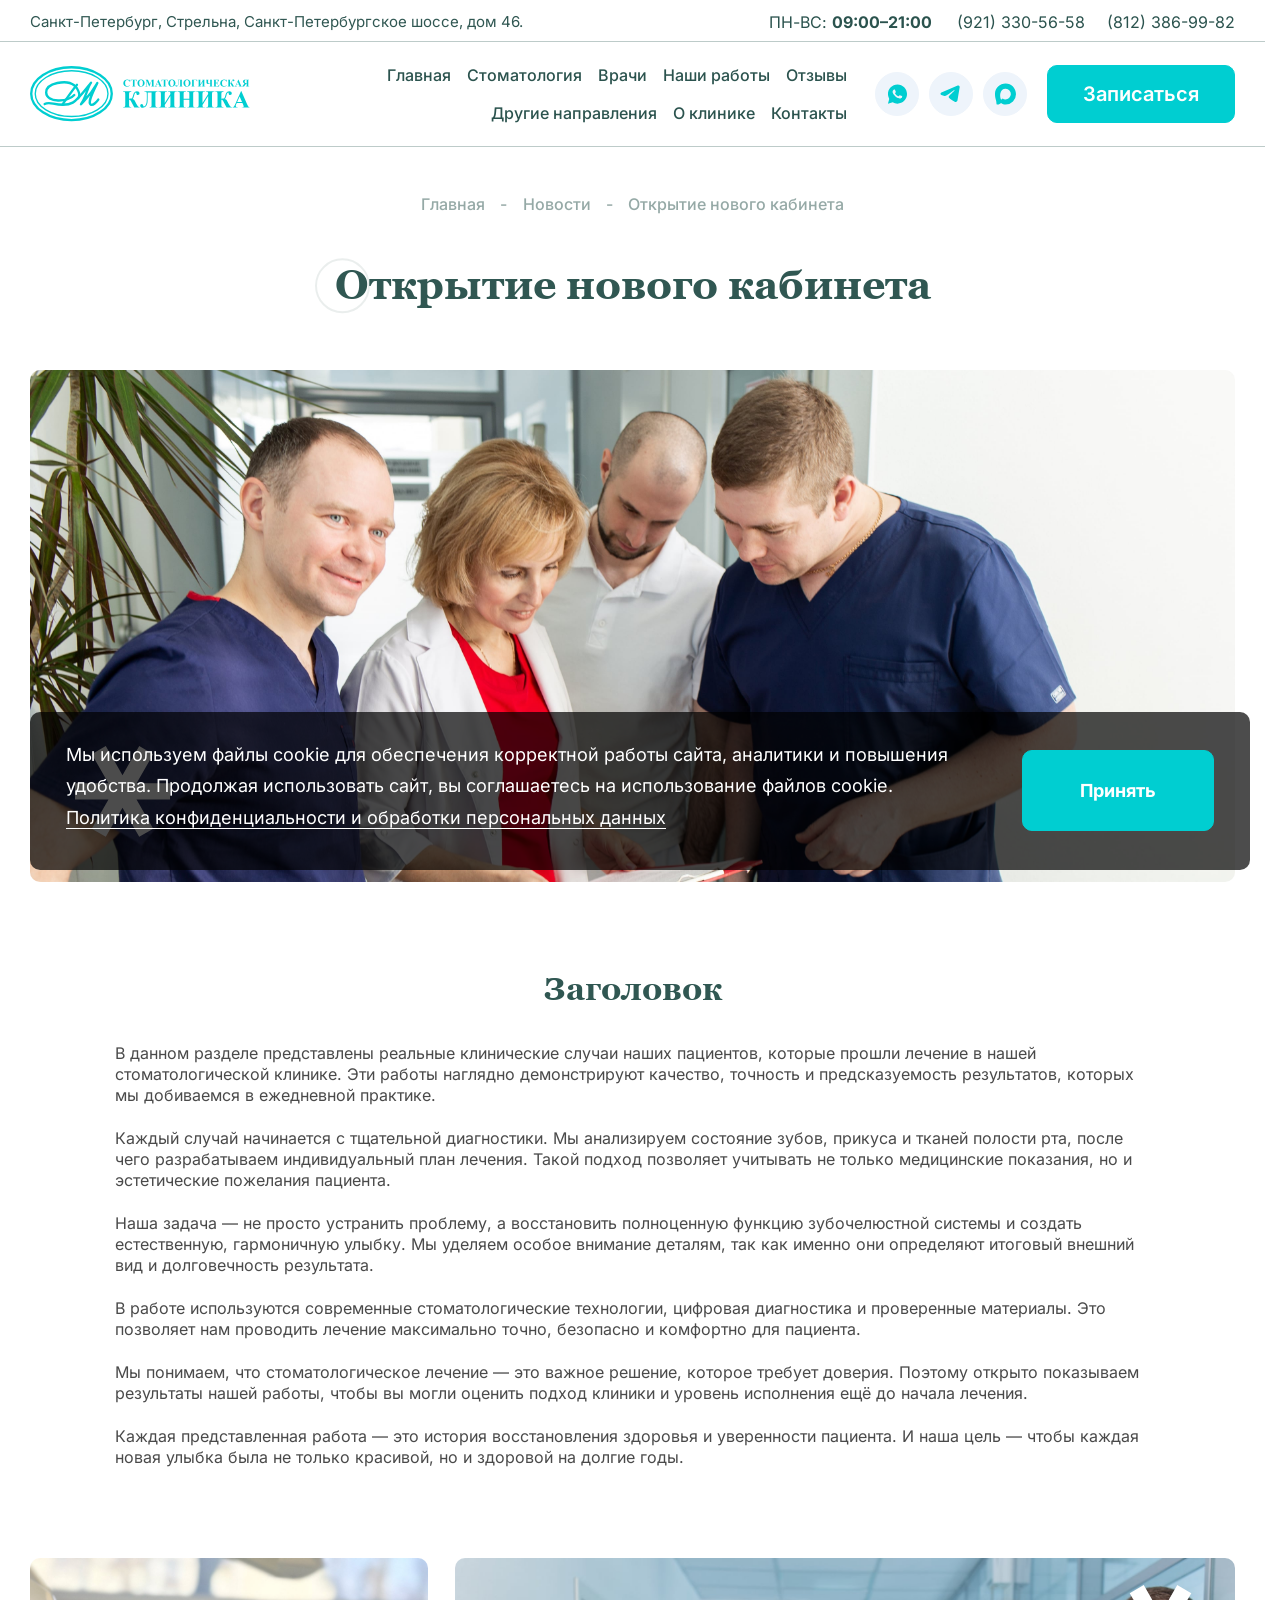
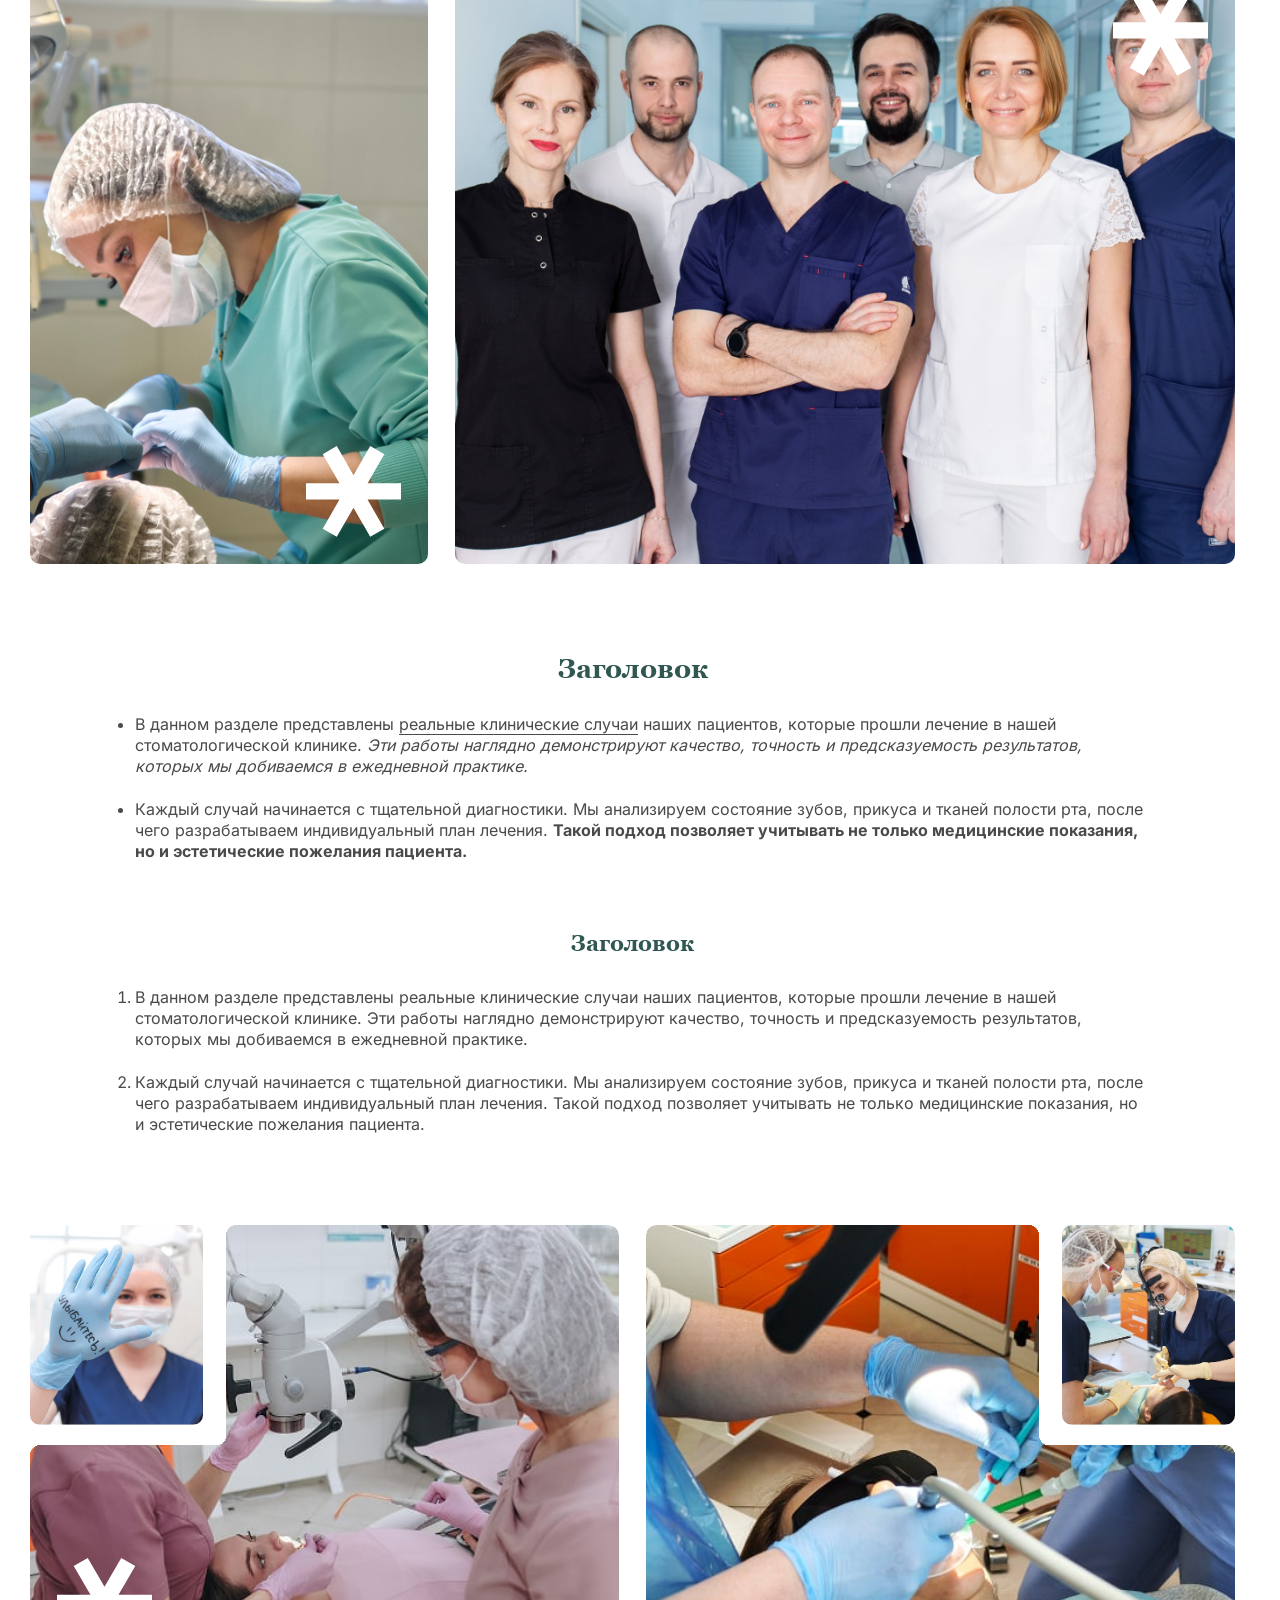
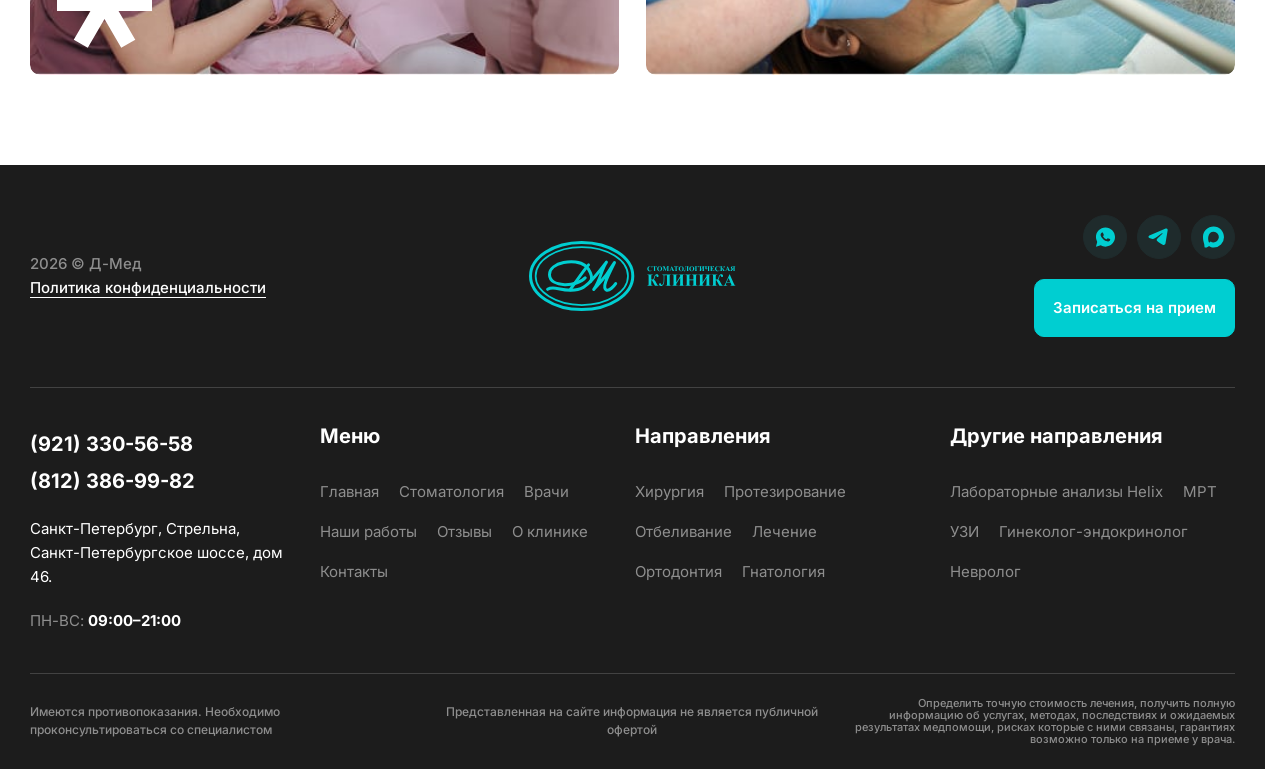
<file: new.html>
<!DOCTYPE html>
<html lang="ru">
    <head>
        <title>Главная</title>
        <meta http-equiv="X-UA-Compatible" content="IE=edge" />
        <meta charset="utf-8" />
        <meta name="keywords" content="" />
        <meta name="description" content="" />
        <meta name="author" content="" />
        <meta name="viewport" content="width=device-width, initial-scale=1.0" />
        <link rel="stylesheet" href="./css/reset.css" />
        <link rel="stylesheet" href="./css/fancybox.css" />
        <link rel="stylesheet" href="./css/nebo.css" />
        <link rel="stylesheet" href="./css/swiper-bundle.min.css" />

        <script src="./js/swiper-bundle.min.js" defer></script>
        <script src="./js/inputmask.min.js" defer></script>
        <script src="./js/fancybox.umd.js" defer></script>
        <script src="./js/scripts.js" defer></script>
        <link rel="stylesheet" href="./css/style.css" />
    </head>
    <body>
        <!-- wrap -->
        <div class="wrap">
            <!-- header -->
            <header class="header">
                <div class="inner-wrap">
                    <div class="logo-inner-wrap">
                        <a href="" class="logo">
                            <img src="./img/logo.svg" alt="" />
                        </a>
                    </div>
                    <div class="popup-menu-wrap menu-inner-wrap js-popup-wrap">
                        <a href="" class="btn-popup btn btn-action-ico ico-menu js-btn-popup-toggle"></a>
                        <div class="popup-content-block js-popup-block">
                            <div class="top-panel-wrap">
                                <div class="location-inner-wrap">
                                    Санкт-Петербург, Стрельна, Санкт-Петербургское шоссе, дом 46.
                                </div>
                                <div class="info-inner-wrap">
                                    <div class="info-wrap">
                                        ПН-ВС:
                                        <b>09:00–21:00</b>
                                    </div>
                                    <div class="phone-wrap"><a href="tel:9213305658">(921) 330-56-58</a></div>
                                    <div class="phone-wrap"><a href="tel:8123869982">(812) 386-99-82</a></div>
                                </div>
                            </div>
                            <div class="menu-wrap">
                                <a href="" class="btn-menu-back js-menu-back">
                                    <div class="button-ico">
                                        <img src="./img/arrow-back.svg" alt="" />
                                    </div>
                                    <div class="button-title">Назад</div>
                                </a>
                                <ul class="menu menu-main">
                                    <li>
                                        <a href="" class="btn-menu">
                                            <div class="button-title">Главная</div>
                                        </a>
                                    </li>
                                    <li>
                                        <a href="" class="btn-menu">
                                            <div class="button-title">Стоматология</div>
                                        </a>
                                        <ul class="menu">
                                            <li>
                                                <a href="" class="btn-submenu">
                                                    <div class="button-title">Хирургия</div>
                                                </a>
                                            </li>
                                            <li>
                                                <a href="" class="btn-submenu">
                                                    <div class="button-title">Протезирование</div>
                                                </a>
                                            </li>
                                            <li>
                                                <a href="" class="btn-submenu">
                                                    <div class="button-title">Отбеливание</div>
                                                </a>
                                            </li>
                                            <li>
                                                <a href="" class="btn-submenu">
                                                    <div class="button-title">Лечение</div>
                                                </a>
                                            </li>
                                            <li>
                                                <a href="" class="btn-submenu">
                                                    <div class="button-title">Ортодонтия</div>
                                                </a>
                                            </li>
                                            <li>
                                                <a href="" class="btn-submenu">
                                                    <div class="button-title">Скатология</div>
                                                </a>
                                            </li>
                                        </ul>
                                    </li>
                                    <li>
                                        <a href="" class="btn-menu">
                                            <div class="button-title">Врачи</div>
                                        </a>
                                    </li>
                                    <li>
                                        <a href="" class="btn-menu">
                                            <div class="button-title">Наши работы</div>
                                        </a>
                                    </li>
                                    <li>
                                        <a href="" class="btn-menu">
                                            <div class="button-title">Отзывы</div>
                                        </a>
                                    </li>
                                    <li>
                                        <a href="" class="btn-menu">
                                            <div class="button-title">Другие направления</div>
                                        </a>
                                        <ul class="menu">
                                            <li>
                                                <a href="" class="btn-submenu">
                                                    <div class="button-title">Лабораторные анализы Helix</div>
                                                </a>
                                            </li>
                                            <li>
                                                <a href="" class="btn-submenu">
                                                    <div class="button-title">MPT</div>
                                                </a>
                                            </li>
                                            <li>
                                                <a href="" class="btn-submenu">
                                                    <div class="button-title">УЗИ</div>
                                                </a>
                                            </li>
                                            <li>
                                                <a href="" class="btn-submenu">
                                                    <div class="button-title">Гинеколог-эндокринолог</div>
                                                </a>
                                            </li>
                                            <li>
                                                <a href="" class="btn-submenu">
                                                    <div class="button-title">Невролог</div>
                                                </a>
                                            </li>
                                        </ul>
                                    </li>
                                    <li>
                                        <a href="" class="btn-menu">
                                            <div class="button-title">О клинике</div>
                                        </a>
                                        <ul class="menu">
                                            <li>
                                                <a href="" class="btn-submenu">
                                                    <div class="button-title">О нас</div>
                                                </a>
                                            </li>
                                            <li>
                                                <a href="" class="btn-submenu">
                                                    <div class="button-title">Акции</div>
                                                </a>
                                            </li>
                                            <li>
                                                <a href="" class="btn-submenu">
                                                    <div class="button-title">Новости</div>
                                                </a>
                                            </li>
                                            <li>
                                                <a href="" class="btn-submenu">
                                                    <div class="button-title">Вакансии</div>
                                                </a>
                                            </li>
                                            <li>
                                                <a href="" class="btn-submenu">
                                                    <div class="button-title">Документы</div>
                                                </a>
                                            </li>
                                            <li>
                                                <a href="" class="btn-submenu">
                                                    <div class="button-title">Вопросы и ответы</div>
                                                </a>
                                            </li>
                                            <li>
                                                <a href="" class="btn-submenu">
                                                    <div class="button-title">Налоговый вычет</div>
                                                </a>
                                            </li>
                                        </ul>
                                    </li>
                                    <li>
                                        <a href="" class="btn-menu">
                                            <div class="button-title">Контакты</div>
                                        </a>
                                    </li>
                                </ul>
                            </div>
                            <div class="soc-wrap">
                                <a href="" class="btn button-light">
                                    <div class="button-ico">
                                        <img src="./img/soc-wa.svg" alt="" />
                                    </div>
                                </a>
                                <a href="" class="btn button-light">
                                    <div class="button-ico">
                                        <img src="./img/soc-tg.svg" alt="" />
                                    </div>
                                </a>
                                <a href="" class="btn button-light">
                                    <div class="button-ico">
                                        <img src="./img/soc-max.svg" alt="" />
                                    </div>
                                </a>
                            </div>
                            <div class="button-wrap">
                                <a href="" class="btn js-popup-open" data-popup="popup-callback">
                                    <div class="button-title">
                                        Записаться
                                        <span class="elm-hidden-desktop">на прием</span>
                                    </div>
                                </a>
                            </div>
                        </div>
                    </div>
                </div>
            </header>
            <!-- /header -->
            <!-- page -->
            <div class="page-full">
                <!--breadcrumbs-box-->
                <div class="breadcrumbs-box">
                    <ol class="menu">
                        <li><a href="">Главная</a></li>
                        <li><a href="">Новости</a></li>
                        <li><a href="">Открытие нового кабинета</a></li>
                    </ol>
                </div>
                <!--/breadcrumbs-box-->

                <!--title-box-->
                <div class="title-box">
                    <div class="title-wrap">
                        <h2 class="page-title title-decor">Открытие нового кабинета</h2>
                    </div>
                </div>
                <!--/title-box-->

                <!--tiles-photo-box-->
                <div class="tiles-photo-box full-box">
                    <div class="items-wrap">
                        <!--item wrap-->
                        <div class="item-wrap wrap-full">
                            <a href="./img/01.jpg" class="elm-photo photo-cover elm-decor" data-fancybox="gal">
                                <img src="./img/01.jpg" alt="" />
                            </a>
                        </div>
                        <!--/item wrap-->
                    </div>
                </div>
                <!--/tiles-photo-box-->

                <!--info-text-box-->
                <div class="info-text-box min-box">
                    <h1 class="h1-title">Заголовок</h1>
                    <p>
                        В данном разделе представлены реальные клинические случаи наших пациентов, которые прошли
                        лечение в нашей стоматологической клинике. Эти работы наглядно демонстрируют качество, точность
                        и предсказуемость результатов, которых мы добиваемся в ежедневной практике.
                    </p>
                    <p>
                        Каждый случай начинается с тщательной диагностики. Мы анализируем состояние зубов, прикуса и
                        тканей полости рта, после чего разрабатываем индивидуальный план лечения. Такой подход позволяет
                        учитывать не только медицинские показания, но и эстетические пожелания пациента.
                    </p>
                    <p>
                        Наша задача — не просто устранить проблему, а восстановить полноценную функцию зубочелюстной
                        системы и создать естественную, гармоничную улыбку. Мы уделяем особое внимание деталям, так как
                        именно они определяют итоговый внешний вид и долговечность результата.
                    </p>
                    <p>
                        В работе используются современные стоматологические технологии, цифровая диагностика и
                        проверенные материалы. Это позволяет нам проводить лечение максимально точно, безопасно и
                        комфортно для пациента.
                    </p>
                    <p>
                        Мы понимаем, что стоматологическое лечение — это важное решение, которое требует доверия.
                        Поэтому открыто показываем результаты нашей работы, чтобы вы могли оценить подход клиники и
                        уровень исполнения ещё до начала лечения.
                    </p>
                    <p>
                        Каждая представленная работа — это история восстановления здоровья и уверенности пациента. И
                        наша цель — чтобы каждая новая улыбка была не только красивой, но и здоровой на долгие годы.
                    </p>
                </div>
                <!--/info-text-box-->

                <!--tiles-photo-box-->
                <div class="tiles-photo-box full-box">
                    <div class="items-wrap">
                        <!--item wrap-->
                        <div class="item-wrap">
                            <a href="./img/02.jpg" class="elm-photo photo-cover elm-decor" data-fancybox="gal">
                                <img src="./img/02.jpg" alt="" />
                            </a>
                        </div>
                        <!--/item wrap-->
                        <!--item wrap-->
                        <div class="item-wrap">
                            <a href="./img/03.jpg" class="elm-photo photo-cover elm-decor" data-fancybox="gal">
                                <img src="./img/03.jpg" alt="" />
                            </a>
                        </div>
                        <!--/item wrap-->
                    </div>
                </div>
                <!--/tiles-photo-box-->

                <!--info-text-box-->
                <div class="info-text-box min-box">
                    <h2 class="h2-title">Заголовок</h2>
                    <ul>
                        <li>
                            В данном разделе представлены
                            <a href="">реальные клинические случаи</a>
                            наших пациентов, которые прошли лечение в нашей стоматологической клинике.
                            <i>
                                Эти работы наглядно демонстрируют качество, точность и предсказуемость результатов,
                                которых мы добиваемся в ежедневной практике.
                            </i>
                        </li>
                        <li>
                            Каждый случай начинается с тщательной диагностики. Мы анализируем состояние зубов, прикуса и
                            тканей полости рта, после чего разрабатываем индивидуальный план лечения.
                            <b>
                                Такой подход позволяет учитывать не только медицинские показания, но и эстетические
                                пожелания пациента.
                            </b>
                        </li>
                    </ul>
                    <h4 class="h4-title">Заголовок</h4>
                    <ol>
                        <li>
                            В данном разделе представлены реальные клинические случаи наших пациентов, которые прошли
                            лечение в нашей стоматологической клинике. Эти работы наглядно демонстрируют качество,
                            точность и предсказуемость результатов, которых мы добиваемся в ежедневной практике.
                        </li>
                        <li>
                            Каждый случай начинается с тщательной диагностики. Мы анализируем состояние зубов, прикуса и
                            тканей полости рта, после чего разрабатываем индивидуальный план лечения. Такой подход
                            позволяет учитывать не только медицинские показания, но и эстетические пожелания пациента.
                        </li>
                    </ol>
                </div>
                <!--/info-text-box-->

                <!--tiles-box-->
                <div class="tiles-box tiles-gallery full-box">
                    <div class="slider-inner-wrap slider-tiles slider-dgrid one-row">
                        <div class="slider-wrap swiper">
                            <div class="slider swiper-wrapper">
                                <!--sl-wrap-->
                                <div class="sl-wrap swiper-slide">
                                    <a
                                        href="./img/gal01.jpg"
                                        class="elm-photo photo-cover elm-decor"
                                        data-fancybox="gal"
                                    >
                                        <img src="./img/gal01.jpg" alt="" />
                                    </a>
                                </div>
                                <!--/sl-wrap-->
                                <!--sl-wrap-->
                                <div class="sl-wrap swiper-slide">
                                    <a
                                        href="./img/gal02.jpg"
                                        class="elm-photo photo-cover elm-decor"
                                        data-fancybox="gal"
                                    >
                                        <img src="./img/gal02.jpg" alt="" />
                                    </a>
                                </div>
                                <!--/sl-wrap-->
                                <!--sl-wrap-->
                                <div class="sl-wrap swiper-slide">
                                    <a href="./img/gal03.jpg" class="elm-photo photo-cover" data-fancybox="gal">
                                        <img src="./img/gal03.jpg" alt="" />
                                    </a>
                                </div>
                                <!--/sl-wrap-->
                                <!--sl-wrap-->
                                <div class="sl-wrap swiper-slide">
                                    <a
                                        href="./img/gal04.jpg"
                                        class="elm-photo photo-cover elm-decor nebo nebo--tl"
                                        data-fancybox="gal"
                                    >
                                        <img src="./img/gal04.jpg" alt="" />
                                    </a>
                                </div>
                                <!--/sl-wrap-->
                                <!--sl-wrap-->
                                <div class="sl-wrap swiper-slide">
                                    <a
                                        href="./img/gal05.jpg"
                                        class="elm-photo photo-cover nebo nebo--tr"
                                        data-fancybox="gal"
                                    >
                                        <img src="./img/gal05.jpg" alt="" />
                                    </a>
                                </div>
                                <!--/sl-wrap-->
                                <!--sl-wrap-->
                                <div class="sl-wrap swiper-slide">
                                    <a href="./img/gal06.jpg" class="elm-photo photo-cover" data-fancybox="gal">
                                        <img src="./img/gal06.jpg" alt="" />
                                    </a>
                                </div>
                                <!--/sl-wrap-->
                            </div>
                        </div>
                        <div class="slider-pagination slider-tiles-pagination"></div>
                    </div>
                </div>
                <!--/tiles-box-->
            </div>
            <!-- /page -->

            <!-- footer -->
            <footer class="footer">
                <!--footer-main-panel-->
                <div class="footer-main-panel cnt-section">
                    <div class="inner-wrap">
                        <div class="top-panel-wrap">
                            <div class="logo-wrap">
                                <a href="" class="logo">
                                    <img src="./img/logo-footer.svg" alt="" />
                                </a>
                            </div>
                            <div class="policy-wrap">
                                <p>
                                    2026 © Д-Мед
                                    <br />
                                    <a href="" class="link-main">Политика конфиденциальности</a>
                                </p>
                            </div>
                            <div class="actions-wrap">
                                <div class="soc-wrap">
                                    <a href="" class="btn button-dark">
                                        <div class="button-ico">
                                            <img src="./img/soc-wa.svg" alt="" />
                                        </div>
                                    </a>
                                    <a href="" class="btn button-dark">
                                        <div class="button-ico">
                                            <img src="./img/soc-tg.svg" alt="" />
                                        </div>
                                    </a>
                                    <a href="" class="btn button-dark">
                                        <div class="button-ico">
                                            <img src="./img/soc-max.svg" alt="" />
                                        </div>
                                    </a>
                                </div>
                                <div class="button-wrap">
                                    <a href="" class="btn js-popup-open" data-popup="popup-callback">
                                        <div class="button-title">Записаться на прием</div>
                                    </a>
                                </div>
                            </div>
                        </div>
                        <div class="main-panel-wrap">
                            <div class="info-inner-wrap">
                                <div class="phone-wrap"><a href="tel:9213305658">(921) 330-56-58</a></div>
                                <div class="phone-wrap"><a href="tel:8123869982">(812) 386-99-82</a></div>
                                <div class="location-wrap">
                                    Санкт-Петербург, Стрельна, Санкт-Петербургское шоссе, дом 46.
                                </div>
                                <div class="info-wrap">
                                    ПН-ВС:
                                    <b>09:00–21:00</b>
                                </div>
                            </div>
                            <div class="menu-inner-wrap">
                                <ul class="menu menu-main">
                                    <li>
                                        <div class="menu-title">Меню</div>
                                        <ul class="menu">
                                            <li>
                                                <a href="" class="btn-menu">
                                                    <div class="button-title">Главная</div>
                                                </a>
                                            </li>
                                            <li>
                                                <a href="" class="btn-menu">
                                                    <div class="button-title">Стоматология</div>
                                                </a>
                                            </li>
                                            <li>
                                                <a href="" class="btn-menu">
                                                    <div class="button-title">Врачи</div>
                                                </a>
                                            </li>
                                            <li>
                                                <a href="" class="btn-menu">
                                                    <div class="button-title">Наши работы</div>
                                                </a>
                                            </li>
                                            <li>
                                                <a href="" class="btn-menu">
                                                    <div class="button-title">Отзывы</div>
                                                </a>
                                            </li>
                                            <li>
                                                <a href="" class="btn-menu">
                                                    <div class="button-title">О клинике</div>
                                                </a>
                                            </li>
                                            <li>
                                                <a href="" class="btn-menu">
                                                    <div class="button-title">Контакты</div>
                                                </a>
                                            </li>
                                        </ul>
                                    </li>
                                    <li>
                                        <div class="menu-title">Направления</div>
                                        <ul class="menu">
                                            <li>
                                                <a href="" class="btn-menu">
                                                    <div class="button-title">Хирургия</div>
                                                </a>
                                            </li>
                                            <li>
                                                <a href="" class="btn-menu">
                                                    <div class="button-title">Протезирование</div>
                                                </a>
                                            </li>
                                            <li>
                                                <a href="" class="btn-menu">
                                                    <div class="button-title">Отбеливание</div>
                                                </a>
                                            </li>
                                            <li>
                                                <a href="" class="btn-menu">
                                                    <div class="button-title">Лечение</div>
                                                </a>
                                            </li>
                                            <li>
                                                <a href="" class="btn-menu">
                                                    <div class="button-title">Ортодонтия</div>
                                                </a>
                                            </li>
                                            <li>
                                                <a href="" class="btn-menu">
                                                    <div class="button-title">Гнатология</div>
                                                </a>
                                            </li>
                                        </ul>
                                    </li>
                                    <li>
                                        <div class="menu-title">Другие направления</div>
                                        <ul class="menu">
                                            <li>
                                                <a href="" class="btn-menu">
                                                    <div class="button-title">Лабораторные анализы Helix</div>
                                                </a>
                                            </li>
                                            <li>
                                                <a href="" class="btn-menu">
                                                    <div class="button-title">МРТ</div>
                                                </a>
                                            </li>
                                            <li>
                                                <a href="" class="btn-menu">
                                                    <div class="button-title">УЗИ</div>
                                                </a>
                                            </li>
                                            <li>
                                                <a href="" class="btn-menu">
                                                    <div class="button-title">Гинеколог-эндокринолог</div>
                                                </a>
                                            </li>
                                            <li>
                                                <a href="" class="btn-menu">
                                                    <div class="button-title">Невролог</div>
                                                </a>
                                            </li>
                                        </ul>
                                    </li>
                                </ul>
                            </div>
                        </div>
                    </div>
                </div>
                <!--/footer-main-panel-->
                <!--footer-bottom-panel-->
                <div class="footer-bottom-panel cnt-section">
                    <div class="inner-wrap">
                        <div class="info-wrap">
                            <p>Имеются противопоказания. Необходимо проконсультироваться со специалистом</p>
                        </div>
                        <div class="info-wrap">
                            <p>Представленная на сайте информация не является публичной офертой</p>
                        </div>
                        <div class="info-wrap">
                            <p>
                                Определить точную стоимость лечения, получить полную информацию об услугах, методах,
                                последствиях и ожидаемых результатах медпомощи, рисках которые с ними связаны, гарантиях
                                возможно только на приеме у врача.
                            </p>
                        </div>
                    </div>
                </div>
                <!--/footer-bottom-panel-->
            </footer>
            <!-- /footer -->
        </div>
        <!-- /wrap -->

        <!-- popups (всплывающие окна) -->
        <!--popup-outer-box-->
        <div class="popup-outer-box popup-cookie active" id="cookie_notification">
            <div class="popup-box">
                <div class="popup-content-wrap">
                    <div class="popup-cookie-box">
                        <div class="info-inner-wrap">
                            <p>
                                Мы используем файлы cookie для обеспечения корректной работы сайта, аналитики и
                                повышения удобства. Продолжая использовать сайт, вы соглашаетесь на использование файлов
                                cookie.
                                <br />
                                <a href="" class="link-main">
                                    Политика конфиденциальности и обработки персональных данных
                                </a>
                            </p>
                        </div>
                        <div class="action-inner-wrap">
                            <div class="btn button-arrow-link cookie_accept">
                                <div class="button-title">Принять</div>
                            </div>
                        </div>
                    </div>
                </div>
            </div>
        </div>
        <!--/popup-outer-box-->
        <script>
            function checkCookies() {
                let cookieDate = localStorage.getItem("cookieDate");
                let cookieNotification = document.getElementById("cookie_notification");
                let cookieBtn = cookieNotification.querySelector(".cookie_accept");
                if (!cookieDate || +cookieDate + 31536000000 < Date.now()) {
                    cookieNotification.classList.add("active");
                }
                cookieBtn.addEventListener("click", function () {
                    localStorage.setItem("cookieDate", Date.now());
                    cookieNotification.classList.remove("active");
                });
            }
            checkCookies();
        </script>

        <!--popup-outer-box-->
        <div class="popup-outer-box" id="popup-callback">
            <div class="popup-box">
                <a href="" class="btn-popup-close btn btn-action-ico ico-close js-popup-close"></a>
                <div class="popup-content-wrap">
                    <div class="popup-form-box">
                        <div class="box-inner-wrap">
                            <div class="photo-inner-wrap">
                                <img src="./img/popup-left.jpg" alt="" class="img-bg-cover" />
                            </div>
                            <div class="photo-inner-wrap">
                                <img src="./img/popup-right.jpg" alt="" class="img-bg-cover" />
                            </div>
                            <form action="/" class="form-inner-wrap">
                                <div class="title-inner-wrap">
                                    <div class="frm-title page-title">Связаться с нами</div>
                                    <p>
                                        Хотите узнать подробнее? Наши специалисты ответят на все ваши вопросы и помогут
                                        выбрать оптимальный путь к здоровой и красивой улыбке.
                                    </p>
                                </div>
                                <div class="frm-row">
                                    <div class="frm-field">
                                        <div class="field-title">Введите ФИО</div>
                                        <div class="frm-field-input">
                                            <input type="text" class="form-input" placeholder="ФИО" value="" />
                                        </div>
                                    </div>
                                    <div class="frm-field">
                                        <div class="field-title">Введите номер телефона</div>
                                        <div class="frm-field-input">
                                            <input
                                                type="tel"
                                                class="form-input"
                                                placeholder="+7 (___) ___-__-__"
                                                value=""
                                            />
                                        </div>
                                    </div>
                                    <div class="frm-field">
                                        <div class="field-title">Введите почту</div>
                                        <div class="frm-field-input">
                                            <input
                                                type="email"
                                                class="form-input"
                                                placeholder="Ivan.nosr@mail.ru"
                                                value=""
                                            />
                                        </div>
                                    </div>
                                </div>
                                <div class="frm-row-submit">
                                    <div class="frm-field">
                                        <button type="submit" class="btn">
                                            <span class="button-title">Записаться на прием</span>
                                        </button>
                                    </div>
                                    <div class="frm-field">
                                        <div class="frm-select">
                                            <input type="checkbox" id="popup" />
                                            <label for="popup">
                                                Отправляя данную форму, я соглашаюсь с
                                                <a href="">Политикой конфиденциальности</a>
                                            </label>
                                        </div>
                                    </div>
                                </div>
                            </form>
                        </div>
                    </div>
                </div>
            </div>
        </div>
        <!--/popup-outer-box-->
    </body>
</html>
</file>
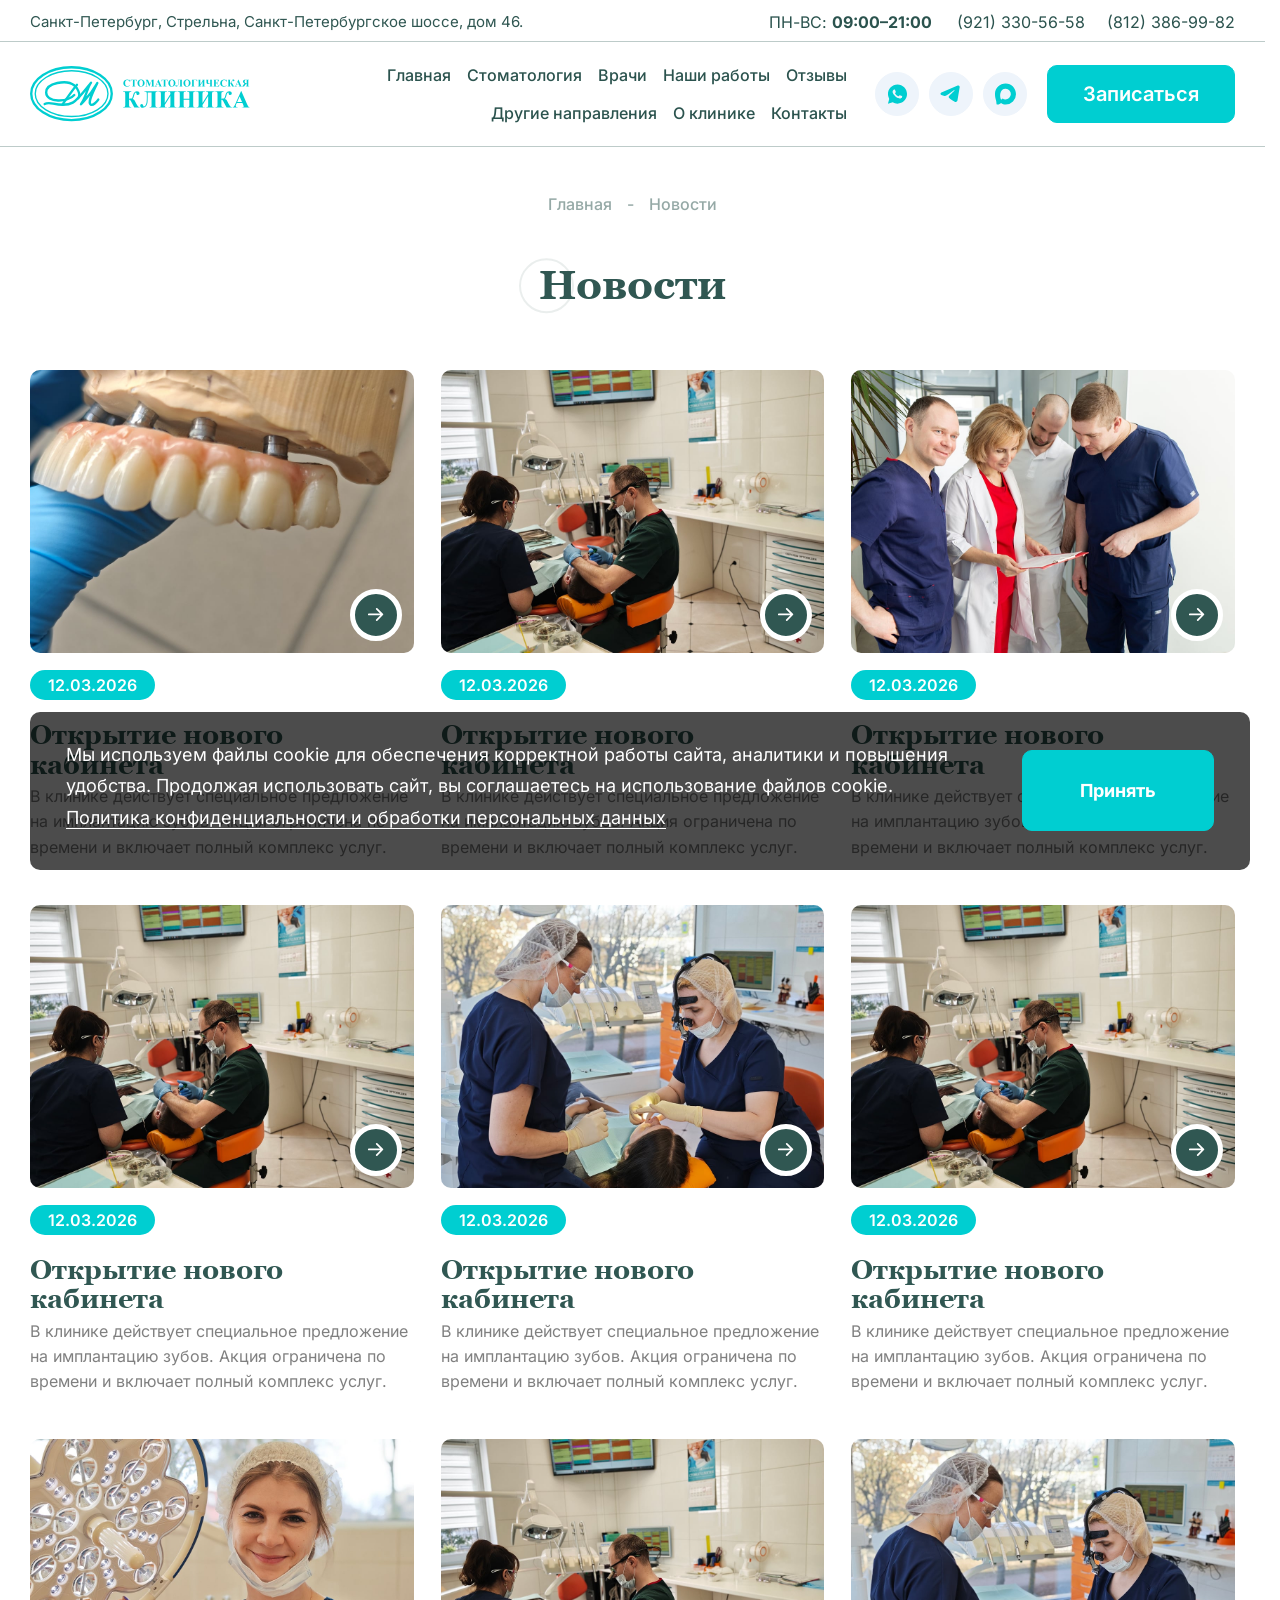
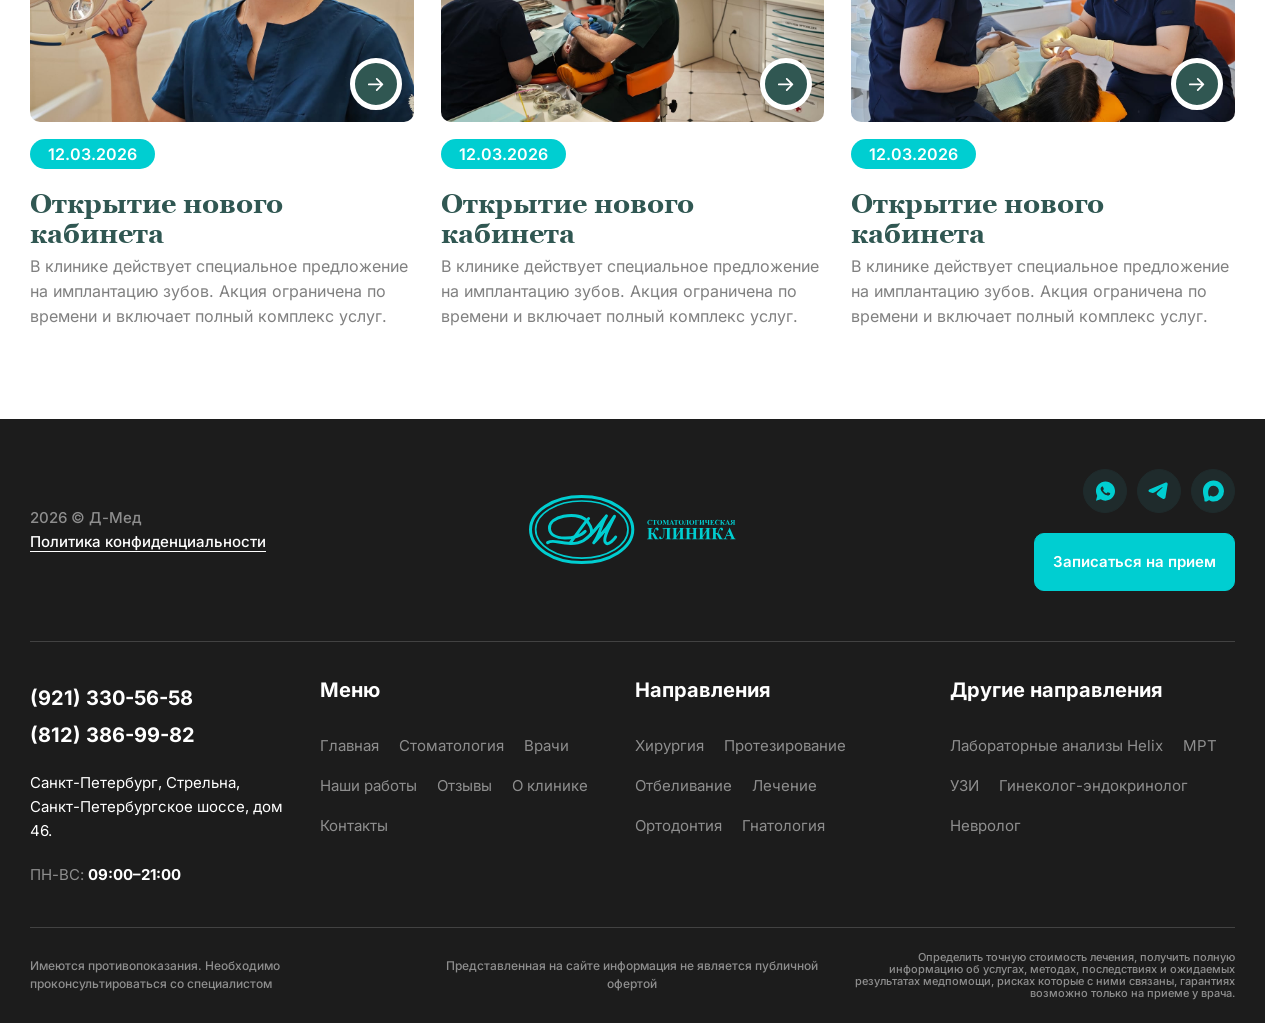
<file: news.html>
<!DOCTYPE html>
<html lang="ru">
    <head>
        <title>Главная</title>
        <meta http-equiv="X-UA-Compatible" content="IE=edge" />
        <meta charset="utf-8" />
        <meta name="keywords" content="" />
        <meta name="description" content="" />
        <meta name="author" content="" />
        <meta name="viewport" content="width=device-width, initial-scale=1.0" />
        <link rel="stylesheet" href="./css/reset.css" />
        <link rel="stylesheet" href="./css/fancybox.css" />
        <link rel="stylesheet" href="./css/nebo.css" />
        <link rel="stylesheet" href="./css/swiper-bundle.min.css" />

        <script src="./js/swiper-bundle.min.js" defer></script>
        <script src="./js/inputmask.min.js" defer></script>
        <script src="./js/fancybox.umd.js" defer></script>
        <script src="./js/scripts.js" defer></script>
        <link rel="stylesheet" href="./css/style.css" />
    </head>
    <body>
        <!-- wrap -->
        <div class="wrap">
            <!-- header -->
            <header class="header">
                <div class="inner-wrap">
                    <div class="logo-inner-wrap">
                        <a href="" class="logo">
                            <img src="./img/logo.svg" alt="" />
                        </a>
                    </div>
                    <div class="popup-menu-wrap menu-inner-wrap js-popup-wrap">
                        <a href="" class="btn-popup btn btn-action-ico ico-menu js-btn-popup-toggle"></a>
                        <div class="popup-content-block js-popup-block">
                            <div class="top-panel-wrap">
                                <div class="location-inner-wrap">
                                    Санкт-Петербург, Стрельна, Санкт-Петербургское шоссе, дом 46.
                                </div>
                                <div class="info-inner-wrap">
                                    <div class="info-wrap">
                                        ПН-ВС:
                                        <b>09:00–21:00</b>
                                    </div>
                                    <div class="phone-wrap"><a href="tel:9213305658">(921) 330-56-58</a></div>
                                    <div class="phone-wrap"><a href="tel:8123869982">(812) 386-99-82</a></div>
                                </div>
                            </div>
                            <div class="menu-wrap">
                                <a href="" class="btn-menu-back js-menu-back">
                                    <div class="button-ico">
                                        <img src="./img/arrow-back.svg" alt="" />
                                    </div>
                                    <div class="button-title">Назад</div>
                                </a>
                                <ul class="menu menu-main">
                                    <li>
                                        <a href="" class="btn-menu">
                                            <div class="button-title">Главная</div>
                                        </a>
                                    </li>
                                    <li>
                                        <a href="" class="btn-menu">
                                            <div class="button-title">Стоматология</div>
                                        </a>
                                        <ul class="menu">
                                            <li>
                                                <a href="" class="btn-submenu">
                                                    <div class="button-title">Хирургия</div>
                                                </a>
                                            </li>
                                            <li>
                                                <a href="" class="btn-submenu">
                                                    <div class="button-title">Протезирование</div>
                                                </a>
                                            </li>
                                            <li>
                                                <a href="" class="btn-submenu">
                                                    <div class="button-title">Отбеливание</div>
                                                </a>
                                            </li>
                                            <li>
                                                <a href="" class="btn-submenu">
                                                    <div class="button-title">Лечение</div>
                                                </a>
                                            </li>
                                            <li>
                                                <a href="" class="btn-submenu">
                                                    <div class="button-title">Ортодонтия</div>
                                                </a>
                                            </li>
                                            <li>
                                                <a href="" class="btn-submenu">
                                                    <div class="button-title">Скатология</div>
                                                </a>
                                            </li>
                                        </ul>
                                    </li>
                                    <li>
                                        <a href="" class="btn-menu">
                                            <div class="button-title">Врачи</div>
                                        </a>
                                    </li>
                                    <li>
                                        <a href="" class="btn-menu">
                                            <div class="button-title">Наши работы</div>
                                        </a>
                                    </li>
                                    <li>
                                        <a href="" class="btn-menu">
                                            <div class="button-title">Отзывы</div>
                                        </a>
                                    </li>
                                    <li>
                                        <a href="" class="btn-menu">
                                            <div class="button-title">Другие направления</div>
                                        </a>
                                        <ul class="menu">
                                            <li>
                                                <a href="" class="btn-submenu">
                                                    <div class="button-title">Лабораторные анализы Helix</div>
                                                </a>
                                            </li>
                                            <li>
                                                <a href="" class="btn-submenu">
                                                    <div class="button-title">MPT</div>
                                                </a>
                                            </li>
                                            <li>
                                                <a href="" class="btn-submenu">
                                                    <div class="button-title">УЗИ</div>
                                                </a>
                                            </li>
                                            <li>
                                                <a href="" class="btn-submenu">
                                                    <div class="button-title">Гинеколог-эндокринолог</div>
                                                </a>
                                            </li>
                                            <li>
                                                <a href="" class="btn-submenu">
                                                    <div class="button-title">Невролог</div>
                                                </a>
                                            </li>
                                        </ul>
                                    </li>
                                    <li>
                                        <a href="" class="btn-menu">
                                            <div class="button-title">О клинике</div>
                                        </a>
                                        <ul class="menu">
                                            <li>
                                                <a href="" class="btn-submenu">
                                                    <div class="button-title">О нас</div>
                                                </a>
                                            </li>
                                            <li>
                                                <a href="" class="btn-submenu">
                                                    <div class="button-title">Акции</div>
                                                </a>
                                            </li>
                                            <li>
                                                <a href="" class="btn-submenu">
                                                    <div class="button-title">Новости</div>
                                                </a>
                                            </li>
                                            <li>
                                                <a href="" class="btn-submenu">
                                                    <div class="button-title">Вакансии</div>
                                                </a>
                                            </li>
                                            <li>
                                                <a href="" class="btn-submenu">
                                                    <div class="button-title">Документы</div>
                                                </a>
                                            </li>
                                            <li>
                                                <a href="" class="btn-submenu">
                                                    <div class="button-title">Вопросы и ответы</div>
                                                </a>
                                            </li>
                                            <li>
                                                <a href="" class="btn-submenu">
                                                    <div class="button-title">Налоговый вычет</div>
                                                </a>
                                            </li>
                                        </ul>
                                    </li>
                                    <li>
                                        <a href="" class="btn-menu">
                                            <div class="button-title">Контакты</div>
                                        </a>
                                    </li>
                                </ul>
                            </div>
                            <div class="soc-wrap">
                                <a href="" class="btn button-light">
                                    <div class="button-ico">
                                        <img src="./img/soc-wa.svg" alt="" />
                                    </div>
                                </a>
                                <a href="" class="btn button-light">
                                    <div class="button-ico">
                                        <img src="./img/soc-tg.svg" alt="" />
                                    </div>
                                </a>
                                <a href="" class="btn button-light">
                                    <div class="button-ico">
                                        <img src="./img/soc-max.svg" alt="" />
                                    </div>
                                </a>
                            </div>
                            <div class="button-wrap">
                                <a href="" class="btn js-popup-open" data-popup="popup-callback">
                                    <div class="button-title">
                                        Записаться
                                        <span class="elm-hidden-desktop">на прием</span>
                                    </div>
                                </a>
                            </div>
                        </div>
                    </div>
                </div>
            </header>
            <!-- /header -->
            <!-- page -->
            <div class="page-full">
                <!--breadcrumbs-box-->
                <div class="breadcrumbs-box">
                    <ol class="menu">
                        <li><a href="">Главная</a></li>
                        <li><a href="">Новости</a></li>
                    </ol>
                </div>
                <!--/breadcrumbs-box-->

                <!--title-box-->
                <div class="title-box">
                    <div class="title-wrap">
                        <h1 class="page-title title-decor">Новости</h1>
                    </div>
                </div>
                <!--/title-box-->

                <!--tiles-box-->
                <div class="tiles-box">
                    <div class="items-wrap">
                        <!--item wrap-->
                        <div class="item-wrap">
                            <a href="" class="item-tile-new">
                                <div class="tile-photo-wrap">
                                    <div class="elm-photo photo-cover">
                                        <img src="./img/new01.jpg" alt="" />
                                    </div>
                                </div>
                                <div class="tile-info-wrap">
                                    <div class="elm-sticker">12.03.2026</div>
                                    <div class="tile-title h2-title">Открытие нового кабинета</div>
                                    <div class="tile-info">
                                        В клинике действует специальное предложение на имплантацию зубов. Акция
                                        ограничена по времени и включает полный комплекс услуг.
                                    </div>
                                </div>
                            </a>
                        </div>
                        <!--/item wrap-->
                        <!--item wrap-->
                        <div class="item-wrap">
                            <a href="" class="item-tile-new">
                                <div class="tile-photo-wrap">
                                    <div class="elm-photo photo-cover">
                                        <img src="./img/new02.jpg" alt="" />
                                    </div>
                                </div>
                                <div class="tile-info-wrap">
                                    <div class="elm-sticker">12.03.2026</div>
                                    <div class="tile-title h2-title">Открытие нового кабинета</div>
                                    <div class="tile-info">
                                        В клинике действует специальное предложение на имплантацию зубов. Акция
                                        ограничена по времени и включает полный комплекс услуг.
                                    </div>
                                </div>
                            </a>
                        </div>
                        <!--/item wrap-->
                        <!--item wrap-->
                        <div class="item-wrap">
                            <a href="" class="item-tile-new">
                                <div class="tile-photo-wrap">
                                    <div class="elm-photo photo-cover">
                                        <img src="./img/new03.jpg" alt="" />
                                    </div>
                                </div>
                                <div class="tile-info-wrap">
                                    <div class="elm-sticker">12.03.2026</div>
                                    <div class="tile-title h2-title">Открытие нового кабинета</div>
                                    <div class="tile-info">
                                        В клинике действует специальное предложение на имплантацию зубов. Акция
                                        ограничена по времени и включает полный комплекс услуг.
                                    </div>
                                </div>
                            </a>
                        </div>
                        <!--/item wrap-->
                        <!--item wrap-->
                        <div class="item-wrap">
                            <a href="" class="item-tile-new">
                                <div class="tile-photo-wrap">
                                    <div class="elm-photo photo-cover">
                                        <img src="./img/new02.jpg" alt="" />
                                    </div>
                                </div>
                                <div class="tile-info-wrap">
                                    <div class="elm-sticker">12.03.2026</div>
                                    <div class="tile-title h2-title">Открытие нового кабинета</div>
                                    <div class="tile-info">
                                        В клинике действует специальное предложение на имплантацию зубов. Акция
                                        ограничена по времени и включает полный комплекс услуг.
                                    </div>
                                </div>
                            </a>
                        </div>
                        <!--/item wrap-->
                        <!--item wrap-->
                        <div class="item-wrap">
                            <a href="" class="item-tile-new">
                                <div class="tile-photo-wrap">
                                    <div class="elm-photo photo-cover">
                                        <img src="./img/new05.jpg" alt="" />
                                    </div>
                                </div>
                                <div class="tile-info-wrap">
                                    <div class="elm-sticker">12.03.2026</div>
                                    <div class="tile-title h2-title">Открытие нового кабинета</div>
                                    <div class="tile-info">
                                        В клинике действует специальное предложение на имплантацию зубов. Акция
                                        ограничена по времени и включает полный комплекс услуг.
                                    </div>
                                </div>
                            </a>
                        </div>
                        <!--/item wrap-->
                        <!--item wrap-->
                        <div class="item-wrap">
                            <a href="" class="item-tile-new">
                                <div class="tile-photo-wrap">
                                    <div class="elm-photo photo-cover">
                                        <img src="./img/new02.jpg" alt="" />
                                    </div>
                                </div>
                                <div class="tile-info-wrap">
                                    <div class="elm-sticker">12.03.2026</div>
                                    <div class="tile-title h2-title">Открытие нового кабинета</div>
                                    <div class="tile-info">
                                        В клинике действует специальное предложение на имплантацию зубов. Акция
                                        ограничена по времени и включает полный комплекс услуг.
                                    </div>
                                </div>
                            </a>
                        </div>
                        <!--/item wrap-->
                        <!--item wrap-->
                        <div class="item-wrap">
                            <a href="" class="item-tile-new">
                                <div class="tile-photo-wrap">
                                    <div class="elm-photo photo-cover">
                                        <img src="./img/new07.jpg" alt="" />
                                    </div>
                                </div>
                                <div class="tile-info-wrap">
                                    <div class="elm-sticker">12.03.2026</div>
                                    <div class="tile-title h2-title">Открытие нового кабинета</div>
                                    <div class="tile-info">
                                        В клинике действует специальное предложение на имплантацию зубов. Акция
                                        ограничена по времени и включает полный комплекс услуг.
                                    </div>
                                </div>
                            </a>
                        </div>
                        <!--/item wrap-->
                        <!--item wrap-->
                        <div class="item-wrap">
                            <a href="" class="item-tile-new">
                                <div class="tile-photo-wrap">
                                    <div class="elm-photo photo-cover">
                                        <img src="./img/new02.jpg" alt="" />
                                    </div>
                                </div>
                                <div class="tile-info-wrap">
                                    <div class="elm-sticker">12.03.2026</div>
                                    <div class="tile-title h2-title">Открытие нового кабинета</div>
                                    <div class="tile-info">
                                        В клинике действует специальное предложение на имплантацию зубов. Акция
                                        ограничена по времени и включает полный комплекс услуг.
                                    </div>
                                </div>
                            </a>
                        </div>
                        <!--/item wrap-->
                        <!--item wrap-->
                        <div class="item-wrap">
                            <a href="" class="item-tile-new">
                                <div class="tile-photo-wrap">
                                    <div class="elm-photo photo-cover">
                                        <img src="./img/new05.jpg" alt="" />
                                    </div>
                                </div>
                                <div class="tile-info-wrap">
                                    <div class="elm-sticker">12.03.2026</div>
                                    <div class="tile-title h2-title">Открытие нового кабинета</div>
                                    <div class="tile-info">
                                        В клинике действует специальное предложение на имплантацию зубов. Акция
                                        ограничена по времени и включает полный комплекс услуг.
                                    </div>
                                </div>
                            </a>
                        </div>
                        <!--/item wrap-->
                    </div>
                </div>
                <!--/tiles-box-->
            </div>
            <!-- /page -->

            <!-- footer -->
            <footer class="footer">
                <!--footer-main-panel-->
                <div class="footer-main-panel cnt-section">
                    <div class="inner-wrap">
                        <div class="top-panel-wrap">
                            <div class="logo-wrap">
                                <a href="" class="logo">
                                    <img src="./img/logo-footer.svg" alt="" />
                                </a>
                            </div>
                            <div class="policy-wrap">
                                <p>
                                    2026 © Д-Мед
                                    <br />
                                    <a href="" class="link-main">Политика конфиденциальности</a>
                                </p>
                            </div>
                            <div class="actions-wrap">
                                <div class="soc-wrap">
                                    <a href="" class="btn button-dark">
                                        <div class="button-ico">
                                            <img src="./img/soc-wa.svg" alt="" />
                                        </div>
                                    </a>
                                    <a href="" class="btn button-dark">
                                        <div class="button-ico">
                                            <img src="./img/soc-tg.svg" alt="" />
                                        </div>
                                    </a>
                                    <a href="" class="btn button-dark">
                                        <div class="button-ico">
                                            <img src="./img/soc-max.svg" alt="" />
                                        </div>
                                    </a>
                                </div>
                                <div class="button-wrap">
                                    <a href="" class="btn js-popup-open" data-popup="popup-callback">
                                        <div class="button-title">Записаться на прием</div>
                                    </a>
                                </div>
                            </div>
                        </div>
                        <div class="main-panel-wrap">
                            <div class="info-inner-wrap">
                                <div class="phone-wrap"><a href="tel:9213305658">(921) 330-56-58</a></div>
                                <div class="phone-wrap"><a href="tel:8123869982">(812) 386-99-82</a></div>
                                <div class="location-wrap">
                                    Санкт-Петербург, Стрельна, Санкт-Петербургское шоссе, дом 46.
                                </div>
                                <div class="info-wrap">
                                    ПН-ВС:
                                    <b>09:00–21:00</b>
                                </div>
                            </div>
                            <div class="menu-inner-wrap">
                                <ul class="menu menu-main">
                                    <li>
                                        <div class="menu-title">Меню</div>
                                        <ul class="menu">
                                            <li>
                                                <a href="" class="btn-menu">
                                                    <div class="button-title">Главная</div>
                                                </a>
                                            </li>
                                            <li>
                                                <a href="" class="btn-menu">
                                                    <div class="button-title">Стоматология</div>
                                                </a>
                                            </li>
                                            <li>
                                                <a href="" class="btn-menu">
                                                    <div class="button-title">Врачи</div>
                                                </a>
                                            </li>
                                            <li>
                                                <a href="" class="btn-menu">
                                                    <div class="button-title">Наши работы</div>
                                                </a>
                                            </li>
                                            <li>
                                                <a href="" class="btn-menu">
                                                    <div class="button-title">Отзывы</div>
                                                </a>
                                            </li>
                                            <li>
                                                <a href="" class="btn-menu">
                                                    <div class="button-title">О клинике</div>
                                                </a>
                                            </li>
                                            <li>
                                                <a href="" class="btn-menu">
                                                    <div class="button-title">Контакты</div>
                                                </a>
                                            </li>
                                        </ul>
                                    </li>
                                    <li>
                                        <div class="menu-title">Направления</div>
                                        <ul class="menu">
                                            <li>
                                                <a href="" class="btn-menu">
                                                    <div class="button-title">Хирургия</div>
                                                </a>
                                            </li>
                                            <li>
                                                <a href="" class="btn-menu">
                                                    <div class="button-title">Протезирование</div>
                                                </a>
                                            </li>
                                            <li>
                                                <a href="" class="btn-menu">
                                                    <div class="button-title">Отбеливание</div>
                                                </a>
                                            </li>
                                            <li>
                                                <a href="" class="btn-menu">
                                                    <div class="button-title">Лечение</div>
                                                </a>
                                            </li>
                                            <li>
                                                <a href="" class="btn-menu">
                                                    <div class="button-title">Ортодонтия</div>
                                                </a>
                                            </li>
                                            <li>
                                                <a href="" class="btn-menu">
                                                    <div class="button-title">Гнатология</div>
                                                </a>
                                            </li>
                                        </ul>
                                    </li>
                                    <li>
                                        <div class="menu-title">Другие направления</div>
                                        <ul class="menu">
                                            <li>
                                                <a href="" class="btn-menu">
                                                    <div class="button-title">Лабораторные анализы Helix</div>
                                                </a>
                                            </li>
                                            <li>
                                                <a href="" class="btn-menu">
                                                    <div class="button-title">МРТ</div>
                                                </a>
                                            </li>
                                            <li>
                                                <a href="" class="btn-menu">
                                                    <div class="button-title">УЗИ</div>
                                                </a>
                                            </li>
                                            <li>
                                                <a href="" class="btn-menu">
                                                    <div class="button-title">Гинеколог-эндокринолог</div>
                                                </a>
                                            </li>
                                            <li>
                                                <a href="" class="btn-menu">
                                                    <div class="button-title">Невролог</div>
                                                </a>
                                            </li>
                                        </ul>
                                    </li>
                                </ul>
                            </div>
                        </div>
                    </div>
                </div>
                <!--/footer-main-panel-->
                <!--footer-bottom-panel-->
                <div class="footer-bottom-panel cnt-section">
                    <div class="inner-wrap">
                        <div class="info-wrap">
                            <p>Имеются противопоказания. Необходимо проконсультироваться со специалистом</p>
                        </div>
                        <div class="info-wrap">
                            <p>Представленная на сайте информация не является публичной офертой</p>
                        </div>
                        <div class="info-wrap">
                            <p>
                                Определить точную стоимость лечения, получить полную информацию об услугах, методах,
                                последствиях и ожидаемых результатах медпомощи, рисках которые с ними связаны, гарантиях
                                возможно только на приеме у врача.
                            </p>
                        </div>
                    </div>
                </div>
                <!--/footer-bottom-panel-->
            </footer>
            <!-- /footer -->
        </div>
        <!-- /wrap -->

        <!-- popups (всплывающие окна) -->
        <!--popup-outer-box-->
        <div class="popup-outer-box popup-cookie active" id="cookie_notification">
            <div class="popup-box">
                <div class="popup-content-wrap">
                    <div class="popup-cookie-box">
                        <div class="info-inner-wrap">
                            <p>
                                Мы используем файлы cookie для обеспечения корректной работы сайта, аналитики и
                                повышения удобства. Продолжая использовать сайт, вы соглашаетесь на использование файлов
                                cookie.
                                <br />
                                <a href="" class="link-main">
                                    Политика конфиденциальности и обработки персональных данных
                                </a>
                            </p>
                        </div>
                        <div class="action-inner-wrap">
                            <div class="btn button-arrow-link cookie_accept">
                                <div class="button-title">Принять</div>
                            </div>
                        </div>
                    </div>
                </div>
            </div>
        </div>
        <!--/popup-outer-box-->
        <script>
            function checkCookies() {
                let cookieDate = localStorage.getItem("cookieDate");
                let cookieNotification = document.getElementById("cookie_notification");
                let cookieBtn = cookieNotification.querySelector(".cookie_accept");
                if (!cookieDate || +cookieDate + 31536000000 < Date.now()) {
                    cookieNotification.classList.add("active");
                }
                cookieBtn.addEventListener("click", function () {
                    localStorage.setItem("cookieDate", Date.now());
                    cookieNotification.classList.remove("active");
                });
            }
            checkCookies();
        </script>

        <!--popup-outer-box-->
        <div class="popup-outer-box" id="popup-callback">
            <div class="popup-box">
                <a href="" class="btn-popup-close btn btn-action-ico ico-close js-popup-close"></a>
                <div class="popup-content-wrap">
                    <div class="popup-form-box">
                        <div class="box-inner-wrap">
                            <div class="photo-inner-wrap">
                                <img src="./img/popup-left.jpg" alt="" class="img-bg-cover" />
                            </div>
                            <div class="photo-inner-wrap">
                                <img src="./img/popup-right.jpg" alt="" class="img-bg-cover" />
                            </div>
                            <form action="/" class="form-inner-wrap">
                                <div class="title-inner-wrap">
                                    <div class="frm-title page-title">Связаться с нами</div>
                                    <p>
                                        Хотите узнать подробнее? Наши специалисты ответят на все ваши вопросы и помогут
                                        выбрать оптимальный путь к здоровой и красивой улыбке.
                                    </p>
                                </div>
                                <div class="frm-row">
                                    <div class="frm-field">
                                        <div class="field-title">Введите ФИО</div>
                                        <div class="frm-field-input">
                                            <input type="text" class="form-input" placeholder="ФИО" value="" />
                                        </div>
                                    </div>
                                    <div class="frm-field">
                                        <div class="field-title">Введите номер телефона</div>
                                        <div class="frm-field-input">
                                            <input
                                                type="tel"
                                                class="form-input"
                                                placeholder="+7 (___) ___-__-__"
                                                value=""
                                            />
                                        </div>
                                    </div>
                                    <div class="frm-field">
                                        <div class="field-title">Введите почту</div>
                                        <div class="frm-field-input">
                                            <input
                                                type="email"
                                                class="form-input"
                                                placeholder="Ivan.nosr@mail.ru"
                                                value=""
                                            />
                                        </div>
                                    </div>
                                </div>
                                <div class="frm-row-submit">
                                    <div class="frm-field">
                                        <button type="submit" class="btn">
                                            <span class="button-title">Записаться на прием</span>
                                        </button>
                                    </div>
                                    <div class="frm-field">
                                        <div class="frm-select">
                                            <input type="checkbox" id="popup" />
                                            <label for="popup">
                                                Отправляя данную форму, я соглашаюсь с
                                                <a href="">Политикой конфиденциальности</a>
                                            </label>
                                        </div>
                                    </div>
                                </div>
                            </form>
                        </div>
                    </div>
                </div>
            </div>
        </div>
        <!--/popup-outer-box-->
    </body>
</html>
</file>
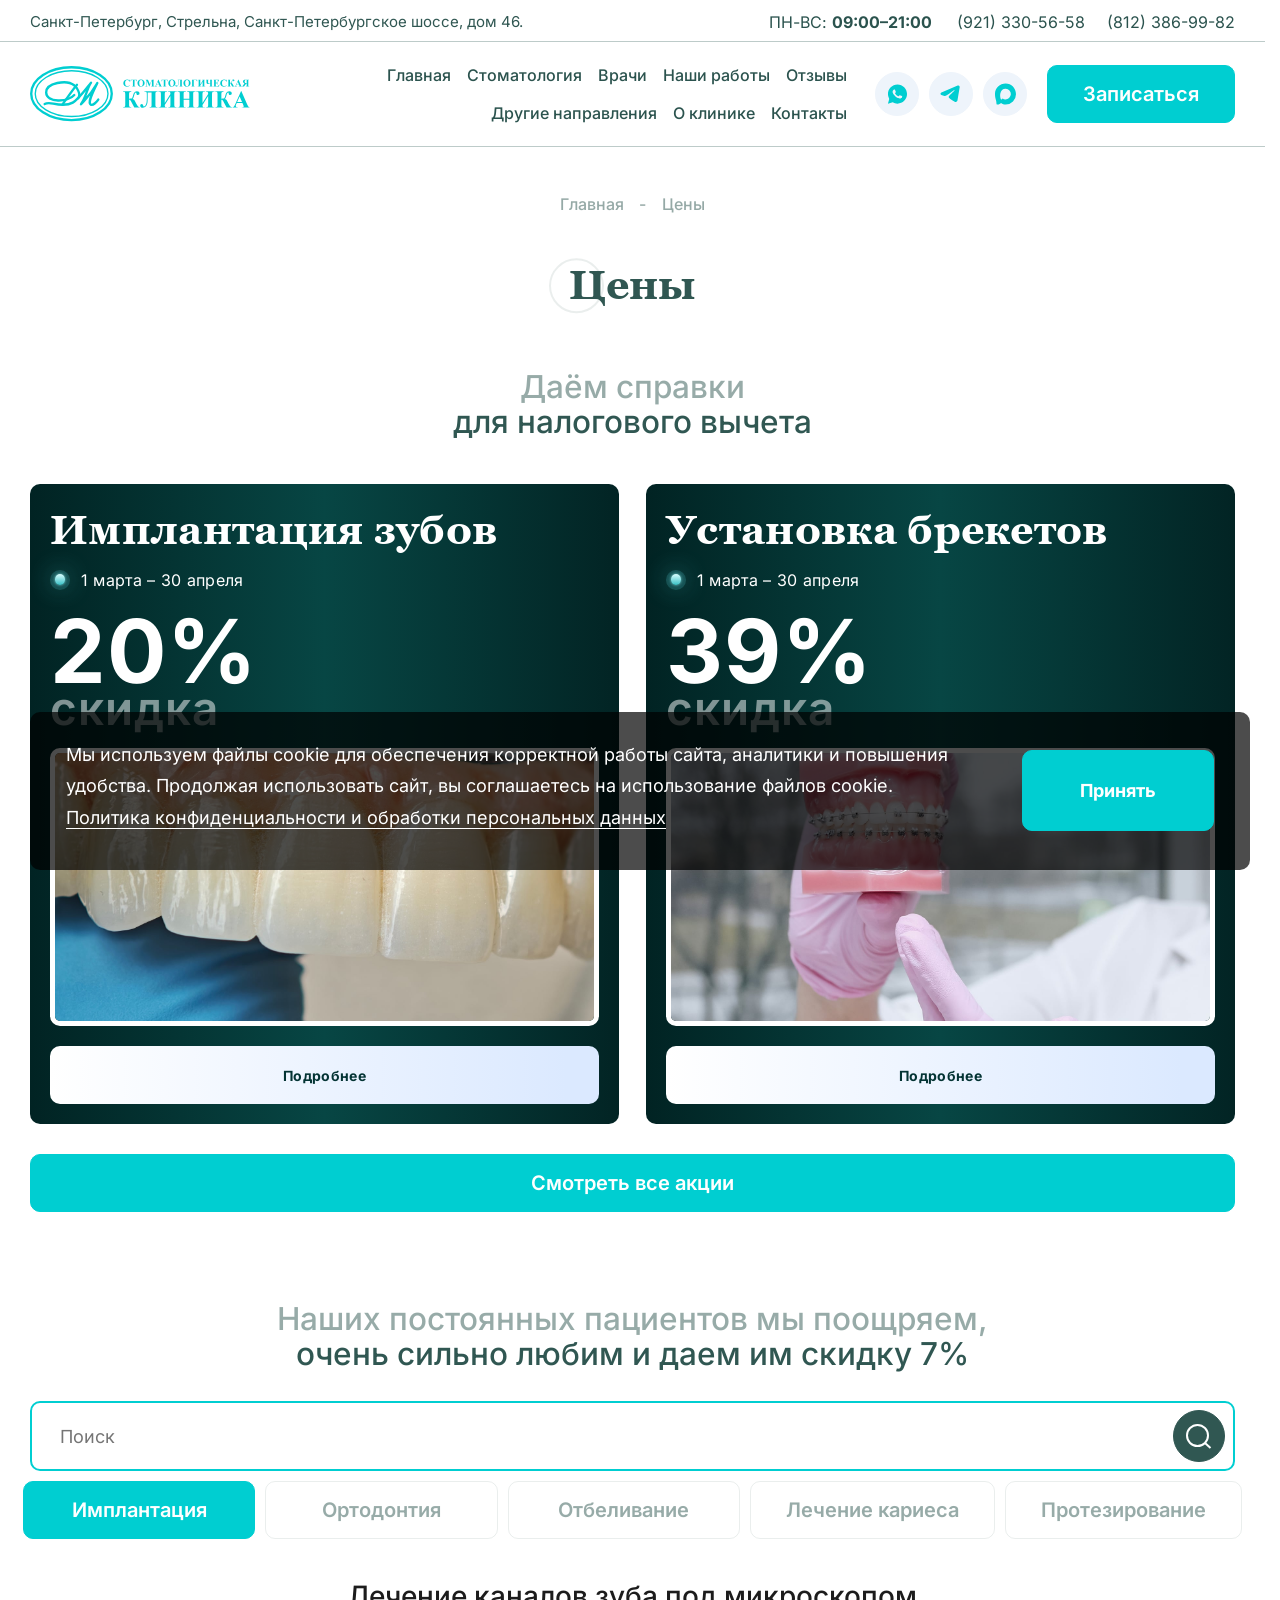
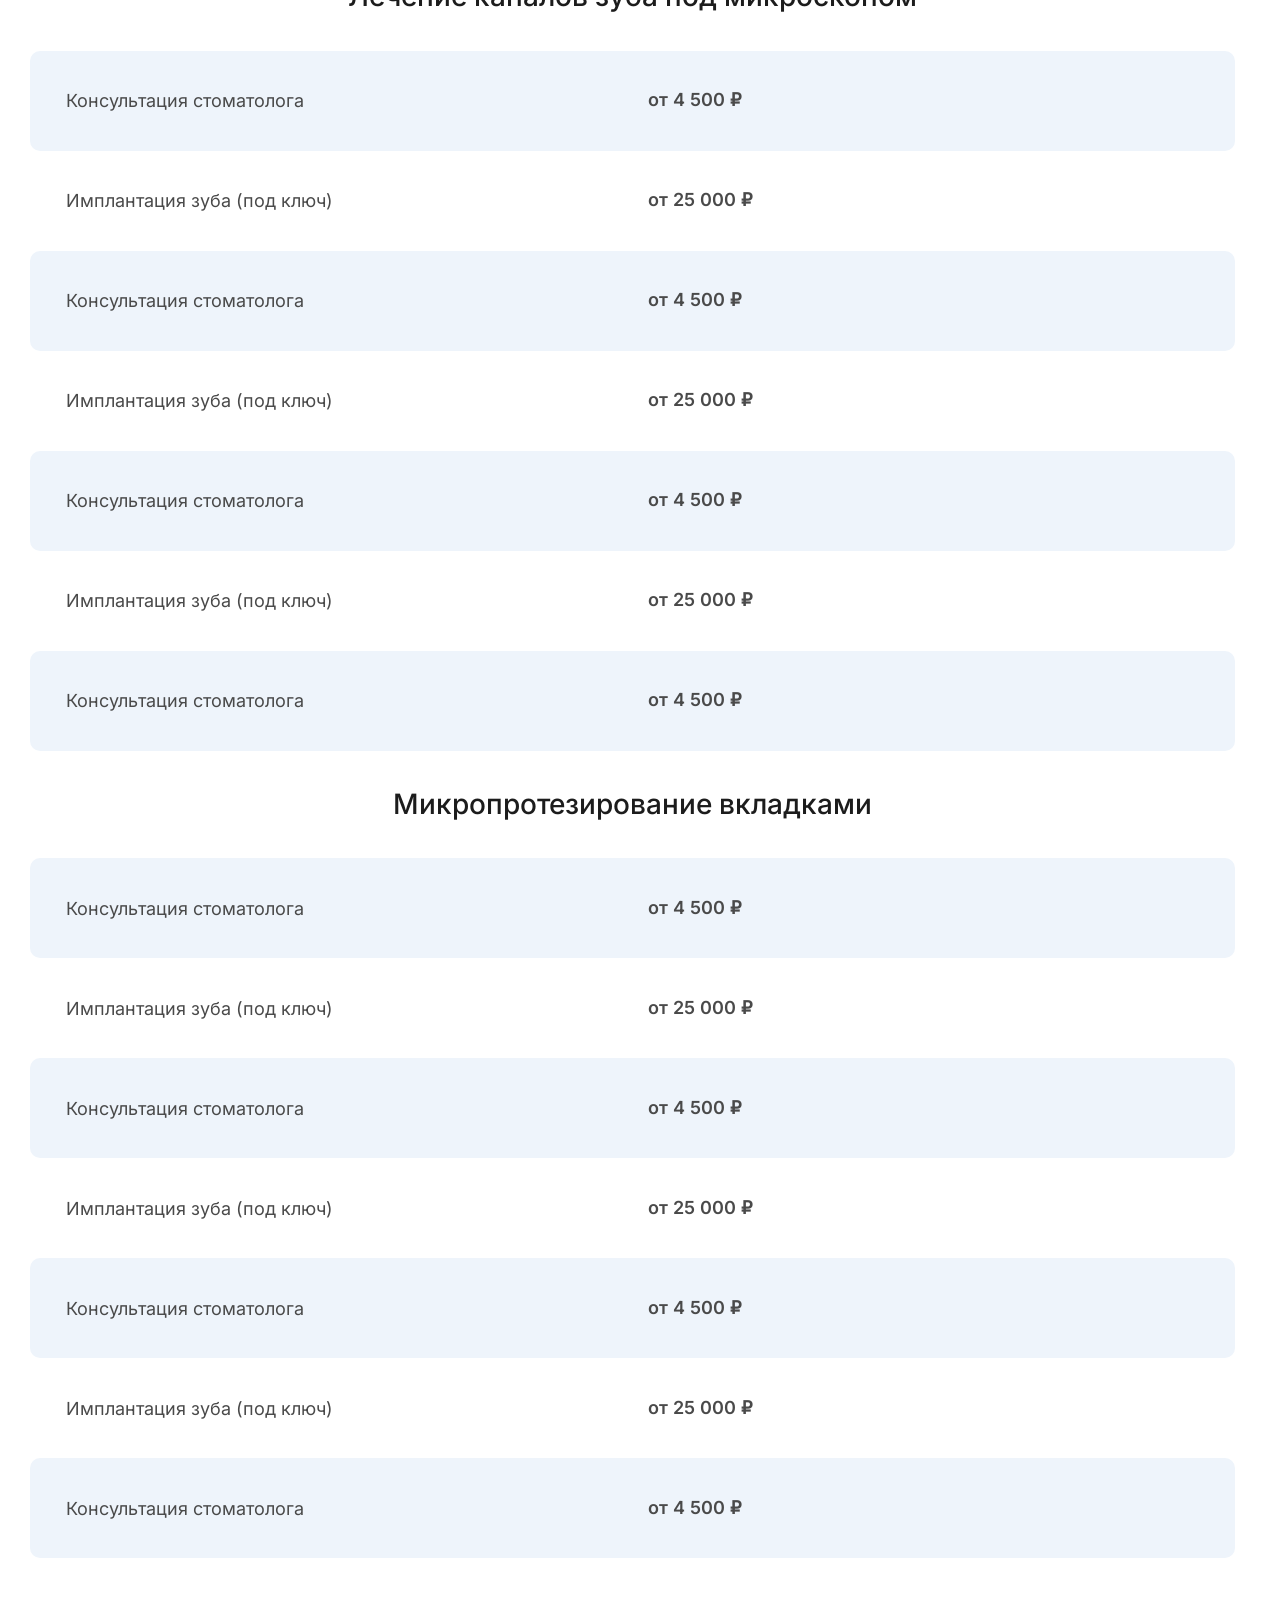
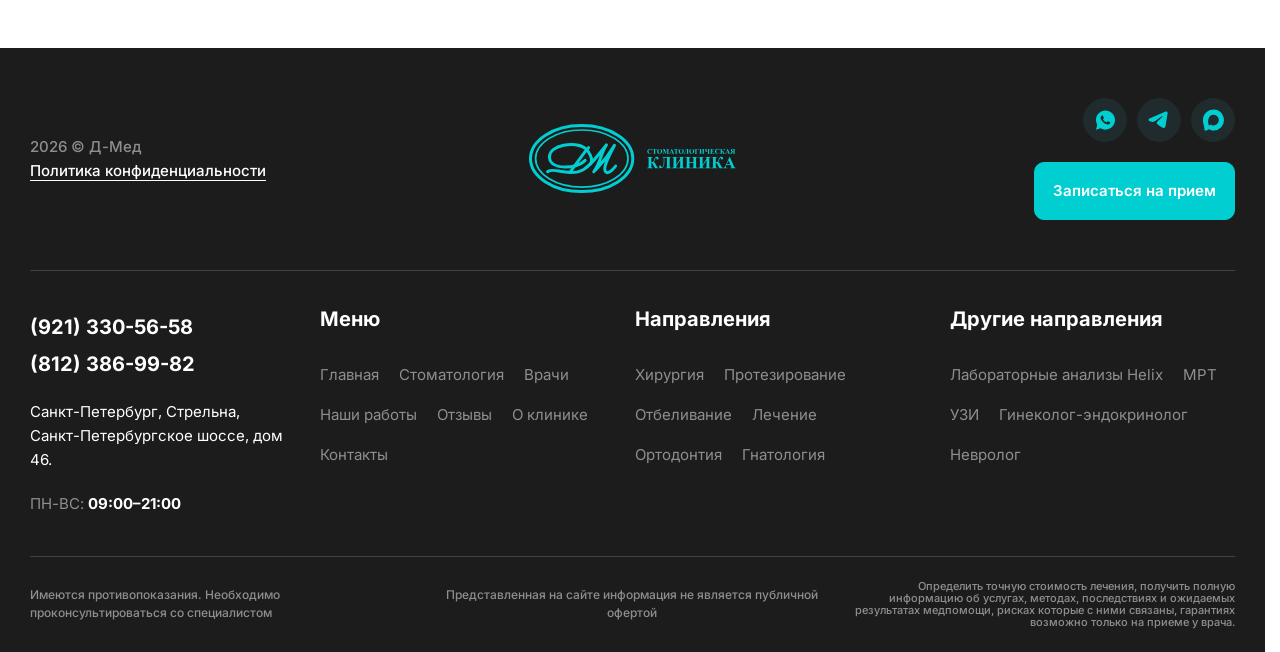
<file: prices.html>
<!DOCTYPE html>
<html lang="ru">
    <head>
        <title>Главная</title>
        <meta http-equiv="X-UA-Compatible" content="IE=edge" />
        <meta charset="utf-8" />
        <meta name="keywords" content="" />
        <meta name="description" content="" />
        <meta name="author" content="" />
        <meta name="viewport" content="width=device-width, initial-scale=1.0" />
        <link rel="stylesheet" href="./css/reset.css" />
        <link rel="stylesheet" href="./css/fancybox.css" />
        <link rel="stylesheet" href="./css/nebo.css" />
        <link rel="stylesheet" href="./css/swiper-bundle.min.css" />

        <script src="./js/swiper-bundle.min.js" defer></script>
        <script src="./js/inputmask.min.js" defer></script>
        <script src="./js/fancybox.umd.js" defer></script>
        <script src="./js/scripts.js" defer></script>
        <link rel="stylesheet" href="./css/style.css" />
    </head>
    <body>
        <!-- wrap -->
        <div class="wrap">
            <!-- header -->
            <header class="header">
                <div class="inner-wrap">
                    <div class="logo-inner-wrap">
                        <a href="" class="logo">
                            <img src="./img/logo.svg" alt="" />
                        </a>
                    </div>
                    <div class="popup-menu-wrap menu-inner-wrap js-popup-wrap">
                        <a href="" class="btn-popup btn btn-action-ico ico-menu js-btn-popup-toggle"></a>
                        <div class="popup-content-block js-popup-block">
                            <div class="top-panel-wrap">
                                <div class="location-inner-wrap">
                                    Санкт-Петербург, Стрельна, Санкт-Петербургское шоссе, дом 46.
                                </div>
                                <div class="info-inner-wrap">
                                    <div class="info-wrap">
                                        ПН-ВС:
                                        <b>09:00–21:00</b>
                                    </div>
                                    <div class="phone-wrap"><a href="tel:9213305658">(921) 330-56-58</a></div>
                                    <div class="phone-wrap"><a href="tel:8123869982">(812) 386-99-82</a></div>
                                </div>
                            </div>
                            <div class="menu-wrap">
                                <a href="" class="btn-menu-back js-menu-back">
                                    <div class="button-ico">
                                        <img src="./img/arrow-back.svg" alt="" />
                                    </div>
                                    <div class="button-title">Назад</div>
                                </a>
                                <ul class="menu menu-main">
                                    <li>
                                        <a href="" class="btn-menu">
                                            <div class="button-title">Главная</div>
                                        </a>
                                    </li>
                                    <li>
                                        <a href="" class="btn-menu">
                                            <div class="button-title">Стоматология</div>
                                        </a>
                                        <ul class="menu">
                                            <li>
                                                <a href="" class="btn-submenu">
                                                    <div class="button-title">Хирургия</div>
                                                </a>
                                            </li>
                                            <li>
                                                <a href="" class="btn-submenu">
                                                    <div class="button-title">Протезирование</div>
                                                </a>
                                            </li>
                                            <li>
                                                <a href="" class="btn-submenu">
                                                    <div class="button-title">Отбеливание</div>
                                                </a>
                                            </li>
                                            <li>
                                                <a href="" class="btn-submenu">
                                                    <div class="button-title">Лечение</div>
                                                </a>
                                            </li>
                                            <li>
                                                <a href="" class="btn-submenu">
                                                    <div class="button-title">Ортодонтия</div>
                                                </a>
                                            </li>
                                            <li>
                                                <a href="" class="btn-submenu">
                                                    <div class="button-title">Скатология</div>
                                                </a>
                                            </li>
                                        </ul>
                                    </li>
                                    <li>
                                        <a href="" class="btn-menu">
                                            <div class="button-title">Врачи</div>
                                        </a>
                                    </li>
                                    <li>
                                        <a href="" class="btn-menu">
                                            <div class="button-title">Наши работы</div>
                                        </a>
                                    </li>
                                    <li>
                                        <a href="" class="btn-menu">
                                            <div class="button-title">Отзывы</div>
                                        </a>
                                    </li>
                                    <li>
                                        <a href="" class="btn-menu">
                                            <div class="button-title">Другие направления</div>
                                        </a>
                                        <ul class="menu">
                                            <li>
                                                <a href="" class="btn-submenu">
                                                    <div class="button-title">Лабораторные анализы Helix</div>
                                                </a>
                                            </li>
                                            <li>
                                                <a href="" class="btn-submenu">
                                                    <div class="button-title">MPT</div>
                                                </a>
                                            </li>
                                            <li>
                                                <a href="" class="btn-submenu">
                                                    <div class="button-title">УЗИ</div>
                                                </a>
                                            </li>
                                            <li>
                                                <a href="" class="btn-submenu">
                                                    <div class="button-title">Гинеколог-эндокринолог</div>
                                                </a>
                                            </li>
                                            <li>
                                                <a href="" class="btn-submenu">
                                                    <div class="button-title">Невролог</div>
                                                </a>
                                            </li>
                                        </ul>
                                    </li>
                                    <li>
                                        <a href="" class="btn-menu">
                                            <div class="button-title">О клинике</div>
                                        </a>
                                        <ul class="menu">
                                            <li>
                                                <a href="" class="btn-submenu">
                                                    <div class="button-title">О нас</div>
                                                </a>
                                            </li>
                                            <li>
                                                <a href="" class="btn-submenu">
                                                    <div class="button-title">Акции</div>
                                                </a>
                                            </li>
                                            <li>
                                                <a href="" class="btn-submenu">
                                                    <div class="button-title">Новости</div>
                                                </a>
                                            </li>
                                            <li>
                                                <a href="" class="btn-submenu">
                                                    <div class="button-title">Вакансии</div>
                                                </a>
                                            </li>
                                            <li>
                                                <a href="" class="btn-submenu">
                                                    <div class="button-title">Документы</div>
                                                </a>
                                            </li>
                                            <li>
                                                <a href="" class="btn-submenu">
                                                    <div class="button-title">Вопросы и ответы</div>
                                                </a>
                                            </li>
                                            <li>
                                                <a href="" class="btn-submenu">
                                                    <div class="button-title">Налоговый вычет</div>
                                                </a>
                                            </li>
                                        </ul>
                                    </li>
                                    <li>
                                        <a href="" class="btn-menu">
                                            <div class="button-title">Контакты</div>
                                        </a>
                                    </li>
                                </ul>
                            </div>
                            <div class="soc-wrap">
                                <a href="" class="btn button-light">
                                    <div class="button-ico">
                                        <img src="./img/soc-wa.svg" alt="" />
                                    </div>
                                </a>
                                <a href="" class="btn button-light">
                                    <div class="button-ico">
                                        <img src="./img/soc-tg.svg" alt="" />
                                    </div>
                                </a>
                                <a href="" class="btn button-light">
                                    <div class="button-ico">
                                        <img src="./img/soc-max.svg" alt="" />
                                    </div>
                                </a>
                            </div>
                            <div class="button-wrap">
                                <a href="" class="btn js-popup-open" data-popup="popup-callback">
                                    <div class="button-title">
                                        Записаться
                                        <span class="elm-hidden-desktop">на прием</span>
                                    </div>
                                </a>
                            </div>
                        </div>
                    </div>
                </div>
            </header>
            <!-- /header -->
            <!-- page -->
            <div class="page-full">
                <!--breadcrumbs-box-->
                <div class="breadcrumbs-box">
                    <ol class="menu">
                        <li><a href="">Главная</a></li>
                        <li><a href="">Цены</a></li>
                    </ol>
                </div>
                <!--/breadcrumbs-box-->

                <!--title-box-->
                <div class="title-box">
                    <div class="title-wrap">
                        <h1 class="page-title title-decor">Цены</h1>
                    </div>
                </div>
                <!--/title-box-->

                <!--title-info-box-->
                <div class="title-info-box">
                    <div class="section-title">
                        <span class="text-desc">Даём справки</span>
                        <br />
                        для налогового вычета
                    </div>
                </div>
                <!--/title-info-box-->

                <!--tiles-box-->
                <div class="tiles-box">
                    <div class="items-wrap">
                        <!--item wrap-->
                        <div class="item-wrap">
                            <div class="item-tile-service">
                                <div class="tile-content-wrap">
                                    <div class="tile-title-wrap">
                                        <div class="tile-title page-title">Имплантация зубов</div>
                                        <div class="tile-info elm-text-marker">1 марта – 30 апреля</div>
                                    </div>
                                    <div class="tile-info-wrap">
                                        <div class="tile-total">20%</div>
                                        <div class="tile-total-title">скидка</div>
                                    </div>
                                    <div class="tile-action-wrap">
                                        <a href="" class="btn button-white">
                                            <div class="button-title">Подробнее</div>
                                        </a>
                                    </div>
                                </div>
                                <div class="tile-photo-wrap">
                                    <div class="elm-photo photo-cover">
                                        <img src="./img/srv01.jpg" alt="" />
                                    </div>
                                </div>
                            </div>
                        </div>
                        <!--/item wrap-->
                        <!--item wrap-->
                        <div class="item-wrap">
                            <div class="item-tile-service">
                                <div class="tile-content-wrap">
                                    <div class="tile-title-wrap">
                                        <div class="tile-title page-title">Установка брекетов</div>
                                        <div class="tile-info elm-text-marker">1 марта – 30 апреля</div>
                                    </div>
                                    <div class="tile-info-wrap">
                                        <div class="tile-total">39%</div>
                                        <div class="tile-total-title">скидка</div>
                                    </div>
                                    <div class="tile-action-wrap">
                                        <a href="" class="btn button-white">
                                            <div class="button-title">Подробнее</div>
                                        </a>
                                    </div>
                                </div>
                                <div class="tile-photo-wrap">
                                    <div class="elm-photo photo-cover">
                                        <img src="./img/srv02.jpg" alt="" />
                                    </div>
                                </div>
                            </div>
                        </div>
                        <!--/item wrap-->
                    </div>
                    <div class="more-box elm-hidden-mobile">
                        <a href="" class="btn">
                            <div class="button-title">Смотреть все акции</div>
                        </a>
                    </div>
                </div>
                <!--/tiles-box-->

                <!--title-info-box-->
                <div class="title-info-box">
                    <div class="section-title">
                        <span class="text-desc">Наших постоянных пациентов мы поощряем,</span>
                        <br class="elm-hidden-mobile" />
                        очень сильно любим и даем им скидку 7%
                    </div>
                </div>
                <!--/title-info-box-->

                <!--search-box-->
                <div class="search-box">
                    <form action="/" class="frm-main-search">
                        <input type="text" class="form-input" placeholder="Поиск" />
                        <button
                            type="submit"
                            class="button-form btn button-dark-light btn-action-ico ico-search"
                        ></button>
                    </form>
                    <div class="tabs-inner-wrap js-tabs-nav">
                        <ul class="menu">
                            <li>
                                <a href="" class="btn button-light button-border active" data-tab="tab01">
                                    <div class="button-title">Имплантация</div>
                                </a>
                            </li>
                            <li>
                                <a href="" class="btn button-light button-border" data-tab="tab02">
                                    <div class="button-title">Ортодонтия</div>
                                </a>
                            </li>
                            <li>
                                <a href="" class="btn button-light button-border" data-tab="tab03">
                                    <div class="button-title">Отбеливание</div>
                                </a>
                            </li>
                            <li>
                                <a href="" class="btn button-light button-border" data-tab="tab04">
                                    <div class="button-title">Лечение кариеса</div>
                                </a>
                            </li>
                            <li>
                                <a href="" class="btn button-light button-border" data-tab="tab05">
                                    <div class="button-title">Протезирование</div>
                                </a>
                            </li>
                        </ul>
                    </div>
                </div>
                <!--/search-box-->

                <!--tiles-box-->
                <div class="tiles-box">
                    <div class="items-title">Лечение каналов зуба под микроскопом</div>
                    <div class="section-mobile-full">
                        <div class="items-wrap items-colors">
                            <!--item wrap-->
                            <div class="item-wrap js-tab-block" data-tab="tab01">
                                <div class="item-tile-price">
                                    <div class="tile-title">Консультация стоматолога</div>
                                    <div class="tile-value elm-price" data-unit=" ₽">от 4 500</div>
                                </div>
                            </div>
                            <!--/item wrap-->
                            <!--item wrap-->
                            <div class="item-wrap js-tab-block" data-tab="tab01">
                                <div class="item-tile-price">
                                    <div class="tile-title">Имплантация зуба (под ключ)</div>
                                    <div class="tile-value elm-price" data-unit=" ₽">от 25 000</div>
                                </div>
                            </div>
                            <!--/item wrap-->
                            <!--item wrap-->
                            <div class="item-wrap js-tab-block" data-tab="tab01">
                                <div class="item-tile-price">
                                    <div class="tile-title">Консультация стоматолога</div>
                                    <div class="tile-value elm-price" data-unit=" ₽">от 4 500</div>
                                </div>
                            </div>
                            <!--/item wrap-->
                            <!--item wrap-->
                            <div class="item-wrap js-tab-block" data-tab="tab01">
                                <div class="item-tile-price">
                                    <div class="tile-title">Имплантация зуба (под ключ)</div>
                                    <div class="tile-value elm-price" data-unit=" ₽">от 25 000</div>
                                </div>
                            </div>
                            <!--/item wrap-->
                            <!--item wrap-->
                            <div class="item-wrap js-tab-block" data-tab="tab01">
                                <div class="item-tile-price">
                                    <div class="tile-title">Консультация стоматолога</div>
                                    <div class="tile-value elm-price" data-unit=" ₽">от 4 500</div>
                                </div>
                            </div>
                            <!--/item wrap-->
                            <!--item wrap-->
                            <div class="item-wrap js-tab-block" data-tab="tab01">
                                <div class="item-tile-price">
                                    <div class="tile-title">Имплантация зуба (под ключ)</div>
                                    <div class="tile-value elm-price" data-unit=" ₽">от 25 000</div>
                                </div>
                            </div>
                            <!--/item wrap-->
                            <!--item wrap-->
                            <div class="item-wrap js-tab-block" data-tab="tab01">
                                <div class="item-tile-price">
                                    <div class="tile-title">Консультация стоматолога</div>
                                    <div class="tile-value elm-price" data-unit=" ₽">от 4 500</div>
                                </div>
                            </div>
                            <!--/item wrap-->
                            <!--item wrap-->
                            <div class="item-wrap js-tab-block" data-tab="tab02">
                                <div class="item-tile-price">
                                    <div class="tile-title">Консультация стоматолога</div>
                                    <div class="tile-value elm-price" data-unit=" ₽">от 4 500</div>
                                </div>
                            </div>
                            <!--/item wrap-->
                            <!--item wrap-->
                            <div class="item-wrap js-tab-block" data-tab="tab02">
                                <div class="item-tile-price">
                                    <div class="tile-title">Имплантация зуба (под ключ)</div>
                                    <div class="tile-value elm-price" data-unit=" ₽">от 25 000</div>
                                </div>
                            </div>
                            <!--/item wrap-->
                            <!--item wrap-->
                            <div class="item-wrap js-tab-block" data-tab="tab02">
                                <div class="item-tile-price">
                                    <div class="tile-title">Консультация стоматолога</div>
                                    <div class="tile-value elm-price" data-unit=" ₽">от 4 500</div>
                                </div>
                            </div>
                            <!--/item wrap-->
                            <!--item wrap-->
                            <div class="item-wrap js-tab-block" data-tab="tab03">
                                <div class="item-tile-price">
                                    <div class="tile-title">Консультация стоматолога</div>
                                    <div class="tile-value elm-price" data-unit=" ₽">от 4 500</div>
                                </div>
                            </div>
                            <!--/item wrap-->
                            <!--item wrap-->
                            <div class="item-wrap js-tab-block" data-tab="tab03">
                                <div class="item-tile-price">
                                    <div class="tile-title">Имплантация зуба (под ключ)</div>
                                    <div class="tile-value elm-price" data-unit=" ₽">от 25 000</div>
                                </div>
                            </div>
                            <!--/item wrap-->
                            <!--item wrap-->
                            <div class="item-wrap js-tab-block" data-tab="tab03">
                                <div class="item-tile-price">
                                    <div class="tile-title">Консультация стоматолога</div>
                                    <div class="tile-value elm-price" data-unit=" ₽">от 4 500</div>
                                </div>
                            </div>
                            <!--/item wrap-->
                            <!--item wrap-->
                            <div class="item-wrap js-tab-block" data-tab="tab04">
                                <div class="item-tile-price">
                                    <div class="tile-title">Имплантация зуба (под ключ)</div>
                                    <div class="tile-value elm-price" data-unit=" ₽">от 25 000</div>
                                </div>
                            </div>
                            <!--/item wrap-->
                            <!--item wrap-->
                            <div class="item-wrap js-tab-block" data-tab="tab04">
                                <div class="item-tile-price">
                                    <div class="tile-title">Консультация стоматолога</div>
                                    <div class="tile-value elm-price" data-unit=" ₽">от 4 500</div>
                                </div>
                            </div>
                            <!--/item wrap-->
                            <!--item wrap-->
                            <div class="item-wrap js-tab-block" data-tab="tab04">
                                <div class="item-tile-price">
                                    <div class="tile-title">Имплантация зуба (под ключ)</div>
                                    <div class="tile-value elm-price" data-unit=" ₽">от 25 000</div>
                                </div>
                            </div>
                            <!--/item wrap-->
                            <!--item wrap-->
                            <div class="item-wrap js-tab-block" data-tab="tab04">
                                <div class="item-tile-price">
                                    <div class="tile-title">Консультация стоматолога</div>
                                    <div class="tile-value elm-price" data-unit=" ₽">от 4 500</div>
                                </div>
                            </div>
                            <!--/item wrap-->
                            <!--item wrap-->
                            <div class="item-wrap js-tab-block" data-tab="tab05">
                                <div class="item-tile-price">
                                    <div class="tile-title">Консультация стоматолога</div>
                                    <div class="tile-value elm-price" data-unit=" ₽">от 4 500</div>
                                </div>
                            </div>
                            <!--/item wrap-->
                        </div>
                    </div>
                    <div class="items-title">Микропротезирование вкладками</div>
                    <div class="section-mobile-full">
                        <div class="items-wrap items-colors">
                            <!--item wrap-->
                            <div class="item-wrap js-tab-block" data-tab="tab01">
                                <div class="item-tile-price">
                                    <div class="tile-title">Консультация стоматолога</div>
                                    <div class="tile-value elm-price" data-unit=" ₽">от 4 500</div>
                                </div>
                            </div>
                            <!--/item wrap-->
                            <!--item wrap-->
                            <div class="item-wrap js-tab-block" data-tab="tab01">
                                <div class="item-tile-price">
                                    <div class="tile-title">Имплантация зуба (под ключ)</div>
                                    <div class="tile-value elm-price" data-unit=" ₽">от 25 000</div>
                                </div>
                            </div>
                            <!--/item wrap-->
                            <!--item wrap-->
                            <div class="item-wrap js-tab-block" data-tab="tab01">
                                <div class="item-tile-price">
                                    <div class="tile-title">Консультация стоматолога</div>
                                    <div class="tile-value elm-price" data-unit=" ₽">от 4 500</div>
                                </div>
                            </div>
                            <!--/item wrap-->
                            <!--item wrap-->
                            <div class="item-wrap js-tab-block" data-tab="tab01">
                                <div class="item-tile-price">
                                    <div class="tile-title">Имплантация зуба (под ключ)</div>
                                    <div class="tile-value elm-price" data-unit=" ₽">от 25 000</div>
                                </div>
                            </div>
                            <!--/item wrap-->
                            <!--item wrap-->
                            <div class="item-wrap js-tab-block" data-tab="tab01">
                                <div class="item-tile-price">
                                    <div class="tile-title">Консультация стоматолога</div>
                                    <div class="tile-value elm-price" data-unit=" ₽">от 4 500</div>
                                </div>
                            </div>
                            <!--/item wrap-->
                            <!--item wrap-->
                            <div class="item-wrap js-tab-block" data-tab="tab01">
                                <div class="item-tile-price">
                                    <div class="tile-title">Имплантация зуба (под ключ)</div>
                                    <div class="tile-value elm-price" data-unit=" ₽">от 25 000</div>
                                </div>
                            </div>
                            <!--/item wrap-->
                            <!--item wrap-->
                            <div class="item-wrap js-tab-block" data-tab="tab01">
                                <div class="item-tile-price">
                                    <div class="tile-title">Консультация стоматолога</div>
                                    <div class="tile-value elm-price" data-unit=" ₽">от 4 500</div>
                                </div>
                            </div>
                            <!--/item wrap-->

                            <!--item wrap-->
                            <div class="item-wrap js-tab-block" data-tab="tab02">
                                <div class="item-tile-price">
                                    <div class="tile-title">Имплантация зуба (под ключ)</div>
                                    <div class="tile-value elm-price" data-unit=" ₽">от 25 000</div>
                                </div>
                            </div>
                            <!--/item wrap-->
                            <!--item wrap-->
                            <div class="item-wrap js-tab-block" data-tab="tab02">
                                <div class="item-tile-price">
                                    <div class="tile-title">Консультация стоматолога</div>
                                    <div class="tile-value elm-price" data-unit=" ₽">от 4 500</div>
                                </div>
                            </div>
                            <!--/item wrap-->
                            <!--item wrap-->
                            <div class="item-wrap js-tab-block" data-tab="tab02">
                                <div class="item-tile-price">
                                    <div class="tile-title">Имплантация зуба (под ключ)</div>
                                    <div class="tile-value elm-price" data-unit=" ₽">от 25 000</div>
                                </div>
                            </div>
                            <!--/item wrap-->

                            <!--item wrap-->
                            <div class="item-wrap js-tab-block" data-tab="tab03">
                                <div class="item-tile-price">
                                    <div class="tile-title">Имплантация зуба (под ключ)</div>
                                    <div class="tile-value elm-price" data-unit=" ₽">от 25 000</div>
                                </div>
                            </div>
                            <!--/item wrap-->
                            <!--item wrap-->
                            <div class="item-wrap js-tab-block" data-tab="tab03">
                                <div class="item-tile-price">
                                    <div class="tile-title">Консультация стоматолога</div>
                                    <div class="tile-value elm-price" data-unit=" ₽">от 4 500</div>
                                </div>
                            </div>
                            <!--/item wrap-->
                            <!--item wrap-->
                            <div class="item-wrap js-tab-block" data-tab="tab03">
                                <div class="item-tile-price">
                                    <div class="tile-title">Имплантация зуба (под ключ)</div>
                                    <div class="tile-value elm-price" data-unit=" ₽">от 25 000</div>
                                </div>
                            </div>
                            <!--/item wrap-->
                            <!--item wrap-->
                            <div class="item-wrap js-tab-block" data-tab="tab03">
                                <div class="item-tile-price">
                                    <div class="tile-title">Консультация стоматолога</div>
                                    <div class="tile-value elm-price" data-unit=" ₽">от 4 500</div>
                                </div>
                            </div>
                            <!--/item wrap-->

                            <!--item wrap-->
                            <div class="item-wrap js-tab-block" data-tab="tab04">
                                <div class="item-tile-price">
                                    <div class="tile-title">Консультация стоматолога</div>
                                    <div class="tile-value elm-price" data-unit=" ₽">от 4 500</div>
                                </div>
                            </div>
                            <!--/item wrap-->
                            <!--item wrap-->
                            <div class="item-wrap js-tab-block" data-tab="tab04">
                                <div class="item-tile-price">
                                    <div class="tile-title">Имплантация зуба (под ключ)</div>
                                    <div class="tile-value elm-price" data-unit=" ₽">от 25 000</div>
                                </div>
                            </div>
                            <!--/item wrap-->

                            <!--item wrap-->
                            <div class="item-wrap js-tab-block" data-tab="tab05">
                                <div class="item-tile-price">
                                    <div class="tile-title">Консультация стоматолога</div>
                                    <div class="tile-value elm-price" data-unit=" ₽">от 4 500</div>
                                </div>
                            </div>
                            <!--/item wrap-->
                            <!--item wrap-->
                            <div class="item-wrap js-tab-block" data-tab="tab05">
                                <div class="item-tile-price">
                                    <div class="tile-title">Имплантация зуба (под ключ)</div>
                                    <div class="tile-value elm-price" data-unit=" ₽">от 25 000</div>
                                </div>
                            </div>
                            <!--/item wrap-->
                            <!--item wrap-->
                            <div class="item-wrap js-tab-block" data-tab="tab05">
                                <div class="item-tile-price">
                                    <div class="tile-title">Имплантация зуба (под ключ)</div>
                                    <div class="tile-value elm-price" data-unit=" ₽">от 25 000</div>
                                </div>
                            </div>
                            <!--/item wrap-->
                            <!--item wrap-->
                            <div class="item-wrap js-tab-block" data-tab="tab05">
                                <div class="item-tile-price">
                                    <div class="tile-title">Консультация стоматолога</div>
                                    <div class="tile-value elm-price" data-unit=" ₽">от 4 500</div>
                                </div>
                            </div>
                            <!--/item wrap-->
                            <!--item wrap-->
                            <div class="item-wrap js-tab-block" data-tab="tab05">
                                <div class="item-tile-price">
                                    <div class="tile-title">Имплантация зуба (под ключ)</div>
                                    <div class="tile-value elm-price" data-unit=" ₽">от 25 000</div>
                                </div>
                            </div>
                            <!--/item wrap-->
                            <!--item wrap-->
                            <div class="item-wrap js-tab-block" data-tab="tab05">
                                <div class="item-tile-price">
                                    <div class="tile-title">Консультация стоматолога</div>
                                    <div class="tile-value elm-price" data-unit=" ₽">от 4 500</div>
                                </div>
                            </div>
                            <!--/item wrap-->
                        </div>
                    </div>
                </div>
                <!--/tiles-box-->
            </div>
            <!-- /page -->

            <!-- footer -->
            <footer class="footer">
                <!--footer-main-panel-->
                <div class="footer-main-panel cnt-section">
                    <div class="inner-wrap">
                        <div class="top-panel-wrap">
                            <div class="logo-wrap">
                                <a href="" class="logo">
                                    <img src="./img/logo-footer.svg" alt="" />
                                </a>
                            </div>
                            <div class="policy-wrap">
                                <p>
                                    2026 © Д-Мед
                                    <br />
                                    <a href="" class="link-main">Политика конфиденциальности</a>
                                </p>
                            </div>
                            <div class="actions-wrap">
                                <div class="soc-wrap">
                                    <a href="" class="btn button-dark">
                                        <div class="button-ico">
                                            <img src="./img/soc-wa.svg" alt="" />
                                        </div>
                                    </a>
                                    <a href="" class="btn button-dark">
                                        <div class="button-ico">
                                            <img src="./img/soc-tg.svg" alt="" />
                                        </div>
                                    </a>
                                    <a href="" class="btn button-dark">
                                        <div class="button-ico">
                                            <img src="./img/soc-max.svg" alt="" />
                                        </div>
                                    </a>
                                </div>
                                <div class="button-wrap">
                                    <a href="" class="btn js-popup-open" data-popup="popup-callback">
                                        <div class="button-title">Записаться на прием</div>
                                    </a>
                                </div>
                            </div>
                        </div>
                        <div class="main-panel-wrap">
                            <div class="info-inner-wrap">
                                <div class="phone-wrap"><a href="tel:9213305658">(921) 330-56-58</a></div>
                                <div class="phone-wrap"><a href="tel:8123869982">(812) 386-99-82</a></div>
                                <div class="location-wrap">
                                    Санкт-Петербург, Стрельна, Санкт-Петербургское шоссе, дом 46.
                                </div>
                                <div class="info-wrap">
                                    ПН-ВС:
                                    <b>09:00–21:00</b>
                                </div>
                            </div>
                            <div class="menu-inner-wrap">
                                <ul class="menu menu-main">
                                    <li>
                                        <div class="menu-title">Меню</div>
                                        <ul class="menu">
                                            <li>
                                                <a href="" class="btn-menu">
                                                    <div class="button-title">Главная</div>
                                                </a>
                                            </li>
                                            <li>
                                                <a href="" class="btn-menu">
                                                    <div class="button-title">Стоматология</div>
                                                </a>
                                            </li>
                                            <li>
                                                <a href="" class="btn-menu">
                                                    <div class="button-title">Врачи</div>
                                                </a>
                                            </li>
                                            <li>
                                                <a href="" class="btn-menu">
                                                    <div class="button-title">Наши работы</div>
                                                </a>
                                            </li>
                                            <li>
                                                <a href="" class="btn-menu">
                                                    <div class="button-title">Отзывы</div>
                                                </a>
                                            </li>
                                            <li>
                                                <a href="" class="btn-menu">
                                                    <div class="button-title">О клинике</div>
                                                </a>
                                            </li>
                                            <li>
                                                <a href="" class="btn-menu">
                                                    <div class="button-title">Контакты</div>
                                                </a>
                                            </li>
                                        </ul>
                                    </li>
                                    <li>
                                        <div class="menu-title">Направления</div>
                                        <ul class="menu">
                                            <li>
                                                <a href="" class="btn-menu">
                                                    <div class="button-title">Хирургия</div>
                                                </a>
                                            </li>
                                            <li>
                                                <a href="" class="btn-menu">
                                                    <div class="button-title">Протезирование</div>
                                                </a>
                                            </li>
                                            <li>
                                                <a href="" class="btn-menu">
                                                    <div class="button-title">Отбеливание</div>
                                                </a>
                                            </li>
                                            <li>
                                                <a href="" class="btn-menu">
                                                    <div class="button-title">Лечение</div>
                                                </a>
                                            </li>
                                            <li>
                                                <a href="" class="btn-menu">
                                                    <div class="button-title">Ортодонтия</div>
                                                </a>
                                            </li>
                                            <li>
                                                <a href="" class="btn-menu">
                                                    <div class="button-title">Гнатология</div>
                                                </a>
                                            </li>
                                        </ul>
                                    </li>
                                    <li>
                                        <div class="menu-title">Другие направления</div>
                                        <ul class="menu">
                                            <li>
                                                <a href="" class="btn-menu">
                                                    <div class="button-title">Лабораторные анализы Helix</div>
                                                </a>
                                            </li>
                                            <li>
                                                <a href="" class="btn-menu">
                                                    <div class="button-title">МРТ</div>
                                                </a>
                                            </li>
                                            <li>
                                                <a href="" class="btn-menu">
                                                    <div class="button-title">УЗИ</div>
                                                </a>
                                            </li>
                                            <li>
                                                <a href="" class="btn-menu">
                                                    <div class="button-title">Гинеколог-эндокринолог</div>
                                                </a>
                                            </li>
                                            <li>
                                                <a href="" class="btn-menu">
                                                    <div class="button-title">Невролог</div>
                                                </a>
                                            </li>
                                        </ul>
                                    </li>
                                </ul>
                            </div>
                        </div>
                    </div>
                </div>
                <!--/footer-main-panel-->
                <!--footer-bottom-panel-->
                <div class="footer-bottom-panel cnt-section">
                    <div class="inner-wrap">
                        <div class="info-wrap">
                            <p>Имеются противопоказания. Необходимо проконсультироваться со специалистом</p>
                        </div>
                        <div class="info-wrap">
                            <p>Представленная на сайте информация не является публичной офертой</p>
                        </div>
                        <div class="info-wrap">
                            <p>
                                Определить точную стоимость лечения, получить полную информацию об услугах, методах,
                                последствиях и ожидаемых результатах медпомощи, рисках которые с ними связаны, гарантиях
                                возможно только на приеме у врача.
                            </p>
                        </div>
                    </div>
                </div>
                <!--/footer-bottom-panel-->
            </footer>
            <!-- /footer -->
        </div>
        <!-- /wrap -->

        <!-- popups (всплывающие окна) -->
        <!--popup-outer-box-->
        <div class="popup-outer-box popup-cookie active" id="cookie_notification">
            <div class="popup-box">
                <div class="popup-content-wrap">
                    <div class="popup-cookie-box">
                        <div class="info-inner-wrap">
                            <p>
                                Мы используем файлы cookie для обеспечения корректной работы сайта, аналитики и
                                повышения удобства. Продолжая использовать сайт, вы соглашаетесь на использование файлов
                                cookie.
                                <br />
                                <a href="" class="link-main">
                                    Политика конфиденциальности и обработки персональных данных
                                </a>
                            </p>
                        </div>
                        <div class="action-inner-wrap">
                            <div class="btn button-arrow-link cookie_accept">
                                <div class="button-title">Принять</div>
                            </div>
                        </div>
                    </div>
                </div>
            </div>
        </div>
        <!--/popup-outer-box-->
        <script>
            function checkCookies() {
                let cookieDate = localStorage.getItem("cookieDate");
                let cookieNotification = document.getElementById("cookie_notification");
                let cookieBtn = cookieNotification.querySelector(".cookie_accept");
                if (!cookieDate || +cookieDate + 31536000000 < Date.now()) {
                    cookieNotification.classList.add("active");
                }
                cookieBtn.addEventListener("click", function () {
                    localStorage.setItem("cookieDate", Date.now());
                    cookieNotification.classList.remove("active");
                });
            }
            checkCookies();
        </script>

        <!--popup-outer-box-->
        <div class="popup-outer-box" id="popup-callback">
            <div class="popup-box">
                <a href="" class="btn-popup-close btn btn-action-ico ico-close js-popup-close"></a>
                <div class="popup-content-wrap">
                    <div class="popup-form-box">
                        <div class="box-inner-wrap">
                            <div class="photo-inner-wrap">
                                <img src="./img/popup-left.jpg" alt="" class="img-bg-cover" />
                            </div>
                            <div class="photo-inner-wrap">
                                <img src="./img/popup-right.jpg" alt="" class="img-bg-cover" />
                            </div>
                            <form action="/" class="form-inner-wrap">
                                <div class="title-inner-wrap">
                                    <div class="frm-title page-title">Связаться с нами</div>
                                    <p>
                                        Хотите узнать подробнее? Наши специалисты ответят на все ваши вопросы и помогут
                                        выбрать оптимальный путь к здоровой и красивой улыбке.
                                    </p>
                                </div>
                                <div class="frm-row">
                                    <div class="frm-field">
                                        <div class="field-title">Введите ФИО</div>
                                        <div class="frm-field-input">
                                            <input type="text" class="form-input" placeholder="ФИО" value="" />
                                        </div>
                                    </div>
                                    <div class="frm-field">
                                        <div class="field-title">Введите номер телефона</div>
                                        <div class="frm-field-input">
                                            <input
                                                type="tel"
                                                class="form-input"
                                                placeholder="+7 (___) ___-__-__"
                                                value=""
                                            />
                                        </div>
                                    </div>
                                    <div class="frm-field">
                                        <div class="field-title">Введите почту</div>
                                        <div class="frm-field-input">
                                            <input
                                                type="email"
                                                class="form-input"
                                                placeholder="Ivan.nosr@mail.ru"
                                                value=""
                                            />
                                        </div>
                                    </div>
                                </div>
                                <div class="frm-row-submit">
                                    <div class="frm-field">
                                        <button type="submit" class="btn">
                                            <span class="button-title">Записаться на прием</span>
                                        </button>
                                    </div>
                                    <div class="frm-field">
                                        <div class="frm-select">
                                            <input type="checkbox" id="popup" />
                                            <label for="popup">
                                                Отправляя данную форму, я соглашаюсь с
                                                <a href="">Политикой конфиденциальности</a>
                                            </label>
                                        </div>
                                    </div>
                                </div>
                            </form>
                        </div>
                    </div>
                </div>
            </div>
        </div>
        <!--/popup-outer-box-->
    </body>
</html>
</file>
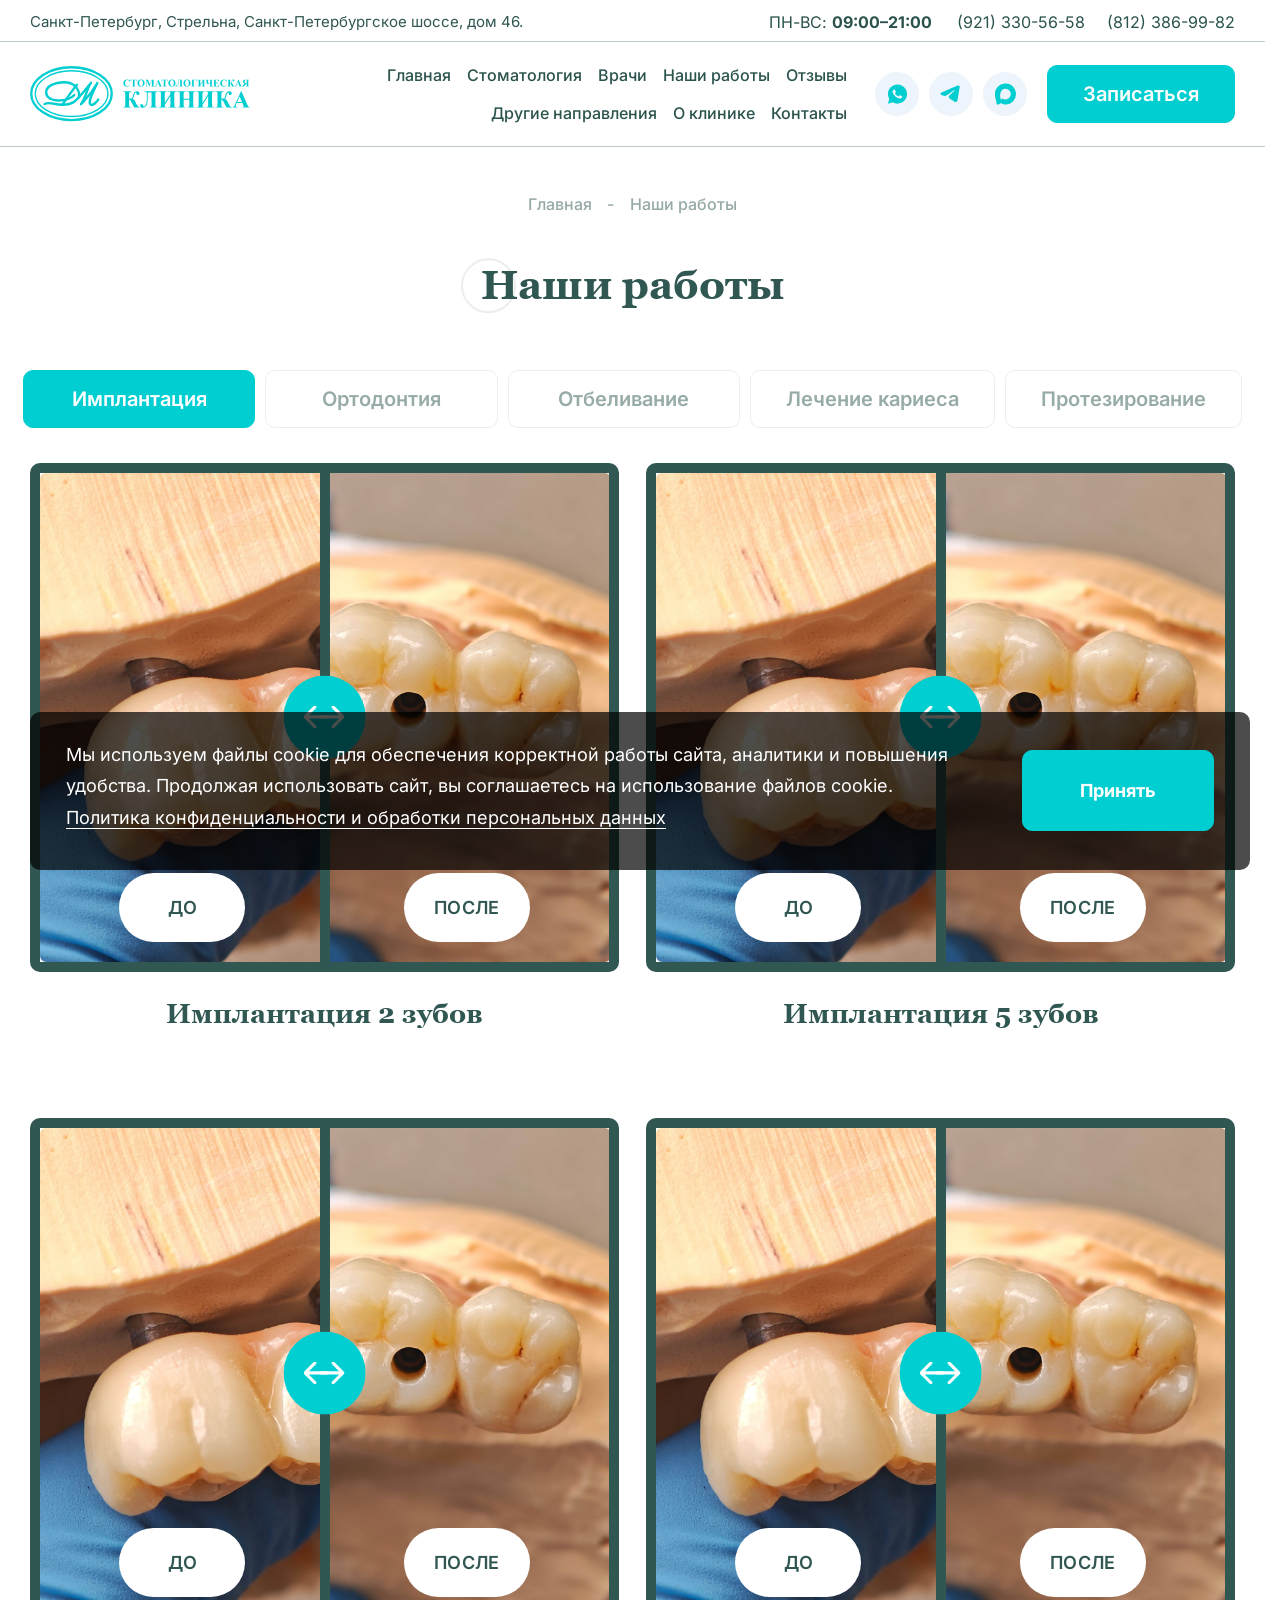
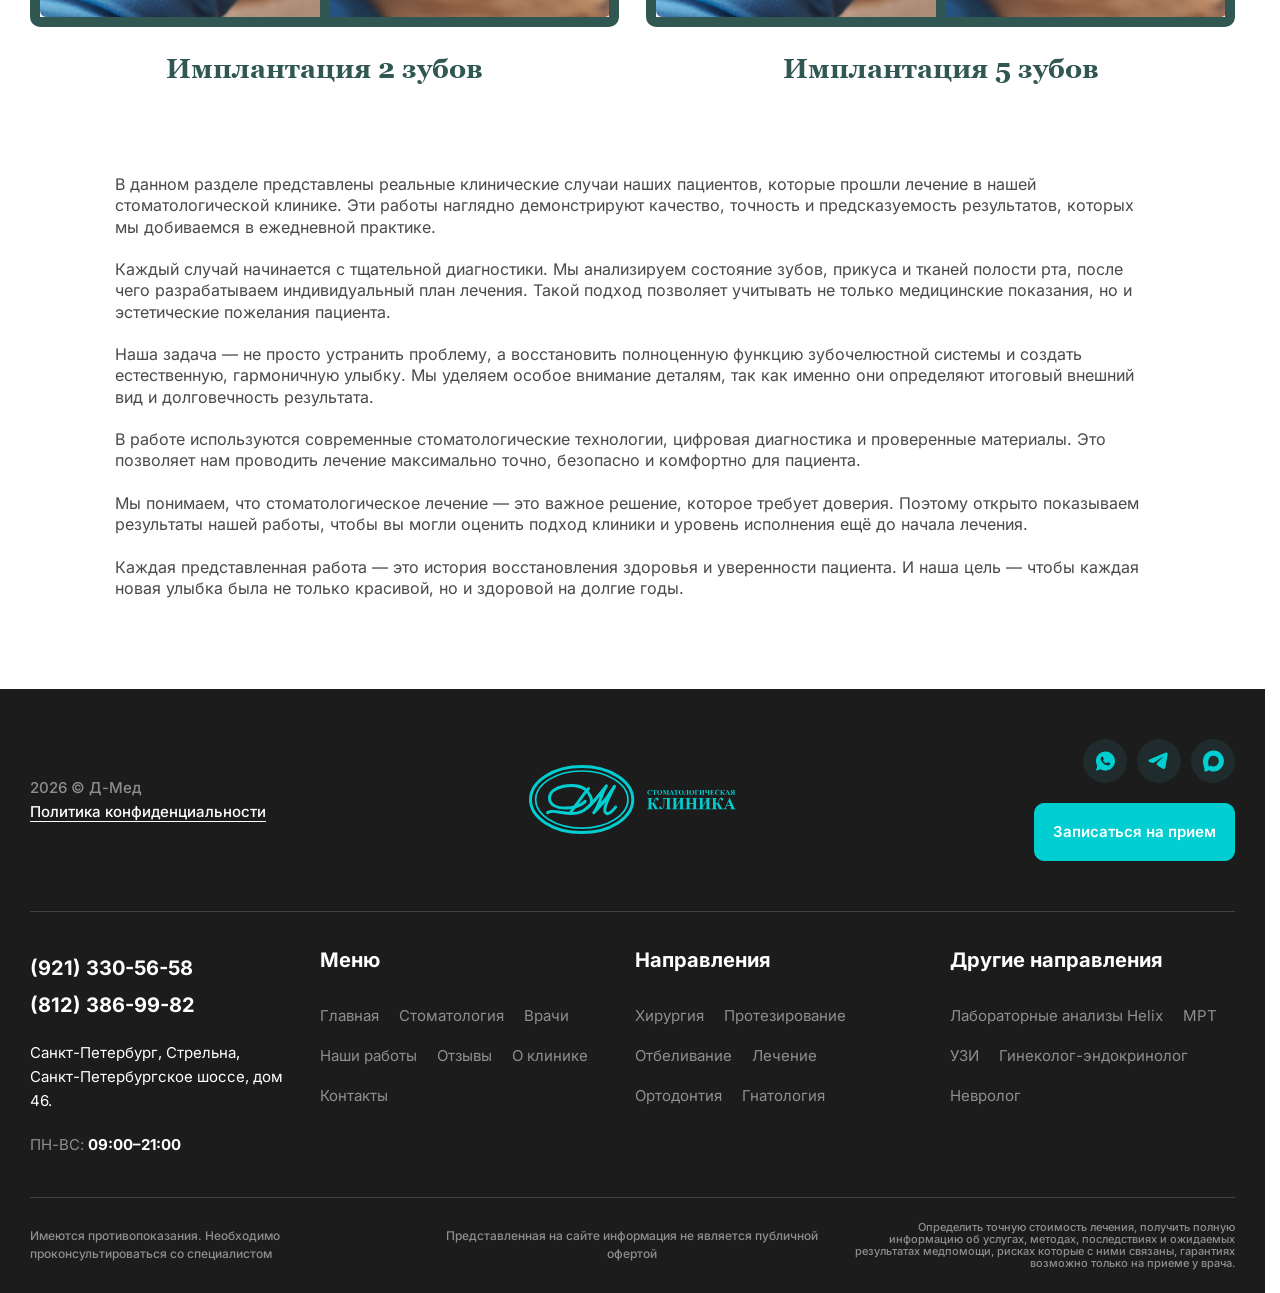
<file: projects.html>
<!DOCTYPE html>
<html lang="ru">
    <head>
        <title>Главная</title>
        <meta http-equiv="X-UA-Compatible" content="IE=edge" />
        <meta charset="utf-8" />
        <meta name="keywords" content="" />
        <meta name="description" content="" />
        <meta name="author" content="" />
        <meta name="viewport" content="width=device-width, initial-scale=1.0" />
        <link rel="stylesheet" href="./css/reset.css" />
        <link rel="stylesheet" href="./css/fancybox.css" />
        <link rel="stylesheet" href="./css/nebo.css" />
        <link rel="stylesheet" href="./css/swiper-bundle.min.css" />

        <script src="./js/swiper-bundle.min.js" defer></script>
        <script src="./js/inputmask.min.js" defer></script>
        <script src="./js/fancybox.umd.js" defer></script>
        <script src="./js/scripts.js" defer></script>
        <link rel="stylesheet" href="./css/style.css" />
    </head>
    <body>
        <!-- wrap -->
        <div class="wrap">
            <!-- header -->
            <header class="header">
                <div class="inner-wrap">
                    <div class="logo-inner-wrap">
                        <a href="" class="logo">
                            <img src="./img/logo.svg" alt="" />
                        </a>
                    </div>
                    <div class="popup-menu-wrap menu-inner-wrap js-popup-wrap">
                        <a href="" class="btn-popup btn btn-action-ico ico-menu js-btn-popup-toggle"></a>
                        <div class="popup-content-block js-popup-block">
                            <div class="top-panel-wrap">
                                <div class="location-inner-wrap">
                                    Санкт-Петербург, Стрельна, Санкт-Петербургское шоссе, дом 46.
                                </div>
                                <div class="info-inner-wrap">
                                    <div class="info-wrap">
                                        ПН-ВС:
                                        <b>09:00–21:00</b>
                                    </div>
                                    <div class="phone-wrap"><a href="tel:9213305658">(921) 330-56-58</a></div>
                                    <div class="phone-wrap"><a href="tel:8123869982">(812) 386-99-82</a></div>
                                </div>
                            </div>
                            <div class="menu-wrap">
                                <a href="" class="btn-menu-back js-menu-back">
                                    <div class="button-ico">
                                        <img src="./img/arrow-back.svg" alt="" />
                                    </div>
                                    <div class="button-title">Назад</div>
                                </a>
                                <ul class="menu menu-main">
                                    <li>
                                        <a href="" class="btn-menu">
                                            <div class="button-title">Главная</div>
                                        </a>
                                    </li>
                                    <li>
                                        <a href="" class="btn-menu">
                                            <div class="button-title">Стоматология</div>
                                        </a>
                                        <ul class="menu">
                                            <li>
                                                <a href="" class="btn-submenu">
                                                    <div class="button-title">Хирургия</div>
                                                </a>
                                            </li>
                                            <li>
                                                <a href="" class="btn-submenu">
                                                    <div class="button-title">Протезирование</div>
                                                </a>
                                            </li>
                                            <li>
                                                <a href="" class="btn-submenu">
                                                    <div class="button-title">Отбеливание</div>
                                                </a>
                                            </li>
                                            <li>
                                                <a href="" class="btn-submenu">
                                                    <div class="button-title">Лечение</div>
                                                </a>
                                            </li>
                                            <li>
                                                <a href="" class="btn-submenu">
                                                    <div class="button-title">Ортодонтия</div>
                                                </a>
                                            </li>
                                            <li>
                                                <a href="" class="btn-submenu">
                                                    <div class="button-title">Скатология</div>
                                                </a>
                                            </li>
                                        </ul>
                                    </li>
                                    <li>
                                        <a href="" class="btn-menu">
                                            <div class="button-title">Врачи</div>
                                        </a>
                                    </li>
                                    <li>
                                        <a href="" class="btn-menu">
                                            <div class="button-title">Наши работы</div>
                                        </a>
                                    </li>
                                    <li>
                                        <a href="" class="btn-menu">
                                            <div class="button-title">Отзывы</div>
                                        </a>
                                    </li>
                                    <li>
                                        <a href="" class="btn-menu">
                                            <div class="button-title">Другие направления</div>
                                        </a>
                                        <ul class="menu">
                                            <li>
                                                <a href="" class="btn-submenu">
                                                    <div class="button-title">Лабораторные анализы Helix</div>
                                                </a>
                                            </li>
                                            <li>
                                                <a href="" class="btn-submenu">
                                                    <div class="button-title">MPT</div>
                                                </a>
                                            </li>
                                            <li>
                                                <a href="" class="btn-submenu">
                                                    <div class="button-title">УЗИ</div>
                                                </a>
                                            </li>
                                            <li>
                                                <a href="" class="btn-submenu">
                                                    <div class="button-title">Гинеколог-эндокринолог</div>
                                                </a>
                                            </li>
                                            <li>
                                                <a href="" class="btn-submenu">
                                                    <div class="button-title">Невролог</div>
                                                </a>
                                            </li>
                                        </ul>
                                    </li>
                                    <li>
                                        <a href="" class="btn-menu">
                                            <div class="button-title">О клинике</div>
                                        </a>
                                        <ul class="menu">
                                            <li>
                                                <a href="" class="btn-submenu">
                                                    <div class="button-title">О нас</div>
                                                </a>
                                            </li>
                                            <li>
                                                <a href="" class="btn-submenu">
                                                    <div class="button-title">Акции</div>
                                                </a>
                                            </li>
                                            <li>
                                                <a href="" class="btn-submenu">
                                                    <div class="button-title">Новости</div>
                                                </a>
                                            </li>
                                            <li>
                                                <a href="" class="btn-submenu">
                                                    <div class="button-title">Вакансии</div>
                                                </a>
                                            </li>
                                            <li>
                                                <a href="" class="btn-submenu">
                                                    <div class="button-title">Документы</div>
                                                </a>
                                            </li>
                                            <li>
                                                <a href="" class="btn-submenu">
                                                    <div class="button-title">Вопросы и ответы</div>
                                                </a>
                                            </li>
                                            <li>
                                                <a href="" class="btn-submenu">
                                                    <div class="button-title">Налоговый вычет</div>
                                                </a>
                                            </li>
                                        </ul>
                                    </li>
                                    <li>
                                        <a href="" class="btn-menu">
                                            <div class="button-title">Контакты</div>
                                        </a>
                                    </li>
                                </ul>
                            </div>
                            <div class="soc-wrap">
                                <a href="" class="btn button-light">
                                    <div class="button-ico">
                                        <img src="./img/soc-wa.svg" alt="" />
                                    </div>
                                </a>
                                <a href="" class="btn button-light">
                                    <div class="button-ico">
                                        <img src="./img/soc-tg.svg" alt="" />
                                    </div>
                                </a>
                                <a href="" class="btn button-light">
                                    <div class="button-ico">
                                        <img src="./img/soc-max.svg" alt="" />
                                    </div>
                                </a>
                            </div>
                            <div class="button-wrap">
                                <a href="" class="btn js-popup-open" data-popup="popup-callback">
                                    <div class="button-title">
                                        Записаться
                                        <span class="elm-hidden-desktop">на прием</span>
                                    </div>
                                </a>
                            </div>
                        </div>
                    </div>
                </div>
            </header>
            <!-- /header -->
            <!-- page -->
            <div class="page-full">
                <!--breadcrumbs-box-->
                <div class="breadcrumbs-box">
                    <ol class="menu">
                        <li><a href="">Главная</a></li>
                        <li><a href="">Наши работы</a></li>
                    </ol>
                </div>
                <!--/breadcrumbs-box-->

                <!--title-box-->
                <div class="title-box">
                    <div class="title-wrap">
                        <h1 class="page-title title-decor">Наши работы</h1>
                    </div>
                </div>
                <!--/title-box-->

                <!--search-box-->
                <div class="search-box">
                    <div class="tabs-inner-wrap js-tabs-nav">
                        <ul class="menu">
                            <li>
                                <a href="" class="btn button-light button-border active" data-tab="tab01">
                                    <div class="button-title">Имплантация</div>
                                </a>
                            </li>
                            <li>
                                <a href="" class="btn button-light button-border" data-tab="tab02">
                                    <div class="button-title">Ортодонтия</div>
                                </a>
                            </li>
                            <li>
                                <a href="" class="btn button-light button-border" data-tab="tab03">
                                    <div class="button-title">Отбеливание</div>
                                </a>
                            </li>
                            <li>
                                <a href="" class="btn button-light button-border" data-tab="tab04">
                                    <div class="button-title">Лечение кариеса</div>
                                </a>
                            </li>
                            <li>
                                <a href="" class="btn button-light button-border" data-tab="tab05">
                                    <div class="button-title">Протезирование</div>
                                </a>
                            </li>
                        </ul>
                    </div>
                </div>
                <!--/search-box-->

                <!--tiles-box-->
                <div class="tiles-box full-box">
                    <div class="items-wrap">
                        <!--item wrap-->
                        <div class="item-wrap js-tab-block" data-tab="tab01">
                            <div class="item-tile-compare">
                                <div class="tile-photo-wrap">
                                    <div class="comparison-slider">
                                        <img src="./img/before.jpg" alt="До" class="comparison-before" />
                                        <div class="comparison-after-wrapper">
                                            <img src="./img/after.jpg" alt="После" class="comparison-after" />
                                            <div class="comparison-title-wrap">
                                                <div class="comparison-title">до</div>
                                            </div>
                                        </div>
                                        <div class="comparison-handle"></div>
                                        <div class="comparison-title-wrap comparison-title-after">
                                            <div class="comparison-title">после</div>
                                        </div>
                                    </div>
                                </div>
                                <div class="tile-title-wrap">
                                    <div class="tile-title h3-title">Имплантация 2 зубов</div>
                                </div>
                            </div>
                        </div>
                        <!--/item wrap-->
                        <!--item wrap-->
                        <div class="item-wrap js-tab-block" data-tab="tab01">
                            <div class="item-tile-compare">
                                <div class="tile-photo-wrap">
                                    <div class="comparison-slider">
                                        <img src="./img/before.jpg" alt="До" class="comparison-before" />
                                        <div class="comparison-after-wrapper">
                                            <img src="./img/after.jpg" alt="После" class="comparison-after" />
                                            <div class="comparison-title-wrap">
                                                <div class="comparison-title">до</div>
                                            </div>
                                        </div>
                                        <div class="comparison-handle"></div>
                                        <div class="comparison-title-wrap comparison-title-after">
                                            <div class="comparison-title">после</div>
                                        </div>
                                    </div>
                                </div>
                                <div class="tile-title-wrap">
                                    <div class="tile-title h3-title">Имплантация 5 зубов</div>
                                </div>
                            </div>
                        </div>
                        <!--/item wrap-->
                        <!--item wrap-->
                        <div class="item-wrap js-tab-block" data-tab="tab01">
                            <div class="item-tile-compare">
                                <div class="tile-photo-wrap">
                                    <div class="comparison-slider">
                                        <img src="./img/before.jpg" alt="До" class="comparison-before" />
                                        <div class="comparison-after-wrapper">
                                            <img src="./img/after.jpg" alt="После" class="comparison-after" />
                                            <div class="comparison-title-wrap">
                                                <div class="comparison-title">до</div>
                                            </div>
                                        </div>
                                        <div class="comparison-handle"></div>
                                        <div class="comparison-title-wrap comparison-title-after">
                                            <div class="comparison-title">после</div>
                                        </div>
                                    </div>
                                </div>
                                <div class="tile-title-wrap">
                                    <div class="tile-title h3-title">Имплантация 2 зубов</div>
                                </div>
                            </div>
                        </div>
                        <!--/item wrap-->
                        <!--item wrap-->
                        <div class="item-wrap js-tab-block" data-tab="tab01">
                            <div class="item-tile-compare">
                                <div class="tile-photo-wrap">
                                    <div class="comparison-slider">
                                        <img src="./img/before.jpg" alt="До" class="comparison-before" />
                                        <div class="comparison-after-wrapper">
                                            <img src="./img/after.jpg" alt="После" class="comparison-after" />
                                            <div class="comparison-title-wrap">
                                                <div class="comparison-title">до</div>
                                            </div>
                                        </div>
                                        <div class="comparison-handle"></div>
                                        <div class="comparison-title-wrap comparison-title-after">
                                            <div class="comparison-title">после</div>
                                        </div>
                                    </div>
                                </div>
                                <div class="tile-title-wrap">
                                    <div class="tile-title h3-title">Имплантация 5 зубов</div>
                                </div>
                            </div>
                        </div>
                        <!--/item wrap-->
                        <!--item wrap-->
                        <div class="item-wrap js-tab-block" data-tab="tab02">
                            <div class="item-tile-compare">
                                <div class="tile-photo-wrap">
                                    <div class="comparison-slider">
                                        <img src="./img/before.jpg" alt="До" class="comparison-before" />
                                        <div class="comparison-after-wrapper">
                                            <img src="./img/after.jpg" alt="После" class="comparison-after" />
                                            <div class="comparison-title-wrap">
                                                <div class="comparison-title">до</div>
                                            </div>
                                        </div>
                                        <div class="comparison-handle"></div>
                                        <div class="comparison-title-wrap comparison-title-after">
                                            <div class="comparison-title">после</div>
                                        </div>
                                    </div>
                                </div>
                                <div class="tile-title-wrap">
                                    <div class="tile-title h3-title">Имплантация 2 зубов</div>
                                </div>
                            </div>
                        </div>
                        <!--/item wrap-->
                        <!--item wrap-->
                        <div class="item-wrap js-tab-block" data-tab="tab02">
                            <div class="item-tile-compare">
                                <div class="tile-photo-wrap">
                                    <div class="comparison-slider">
                                        <img src="./img/before.jpg" alt="До" class="comparison-before" />
                                        <div class="comparison-after-wrapper">
                                            <img src="./img/after.jpg" alt="После" class="comparison-after" />
                                            <div class="comparison-title-wrap">
                                                <div class="comparison-title">до</div>
                                            </div>
                                        </div>
                                        <div class="comparison-handle"></div>
                                        <div class="comparison-title-wrap comparison-title-after">
                                            <div class="comparison-title">после</div>
                                        </div>
                                    </div>
                                </div>
                                <div class="tile-title-wrap">
                                    <div class="tile-title h3-title">Имплантация 5 зубов</div>
                                </div>
                            </div>
                        </div>
                        <!--/item wrap-->
                    </div>
                </div>
                <!--/tiles-box-->

                <!--info-text-box-->
                <div class="info-text-box min-box">
                    <p>
                        В данном разделе представлены реальные клинические случаи наших пациентов, которые прошли
                        лечение в нашей стоматологической клинике. Эти работы наглядно демонстрируют качество, точность
                        и предсказуемость результатов, которых мы добиваемся в ежедневной практике.
                    </p>
                    <p>
                        Каждый случай начинается с тщательной диагностики. Мы анализируем состояние зубов, прикуса и
                        тканей полости рта, после чего разрабатываем индивидуальный план лечения. Такой подход позволяет
                        учитывать не только медицинские показания, но и эстетические пожелания пациента.
                    </p>
                    <p>
                        Наша задача — не просто устранить проблему, а восстановить полноценную функцию зубочелюстной
                        системы и создать естественную, гармоничную улыбку. Мы уделяем особое внимание деталям, так как
                        именно они определяют итоговый внешний вид и долговечность результата.
                    </p>
                    <p>
                        В работе используются современные стоматологические технологии, цифровая диагностика и
                        проверенные материалы. Это позволяет нам проводить лечение максимально точно, безопасно и
                        комфортно для пациента.
                    </p>
                    <p>
                        Мы понимаем, что стоматологическое лечение — это важное решение, которое требует доверия.
                        Поэтому открыто показываем результаты нашей работы, чтобы вы могли оценить подход клиники и
                        уровень исполнения ещё до начала лечения.
                    </p>
                    <p>
                        Каждая представленная работа — это история восстановления здоровья и уверенности пациента. И
                        наша цель — чтобы каждая новая улыбка была не только красивой, но и здоровой на долгие годы.
                    </p>
                </div>
                <!--/info-text-box-->
            </div>
            <!-- /page -->

            <!-- footer -->
            <footer class="footer">
                <!--footer-main-panel-->
                <div class="footer-main-panel cnt-section">
                    <div class="inner-wrap">
                        <div class="top-panel-wrap">
                            <div class="logo-wrap">
                                <a href="" class="logo">
                                    <img src="./img/logo-footer.svg" alt="" />
                                </a>
                            </div>
                            <div class="policy-wrap">
                                <p>
                                    2026 © Д-Мед
                                    <br />
                                    <a href="" class="link-main">Политика конфиденциальности</a>
                                </p>
                            </div>
                            <div class="actions-wrap">
                                <div class="soc-wrap">
                                    <a href="" class="btn button-dark">
                                        <div class="button-ico">
                                            <img src="./img/soc-wa.svg" alt="" />
                                        </div>
                                    </a>
                                    <a href="" class="btn button-dark">
                                        <div class="button-ico">
                                            <img src="./img/soc-tg.svg" alt="" />
                                        </div>
                                    </a>
                                    <a href="" class="btn button-dark">
                                        <div class="button-ico">
                                            <img src="./img/soc-max.svg" alt="" />
                                        </div>
                                    </a>
                                </div>
                                <div class="button-wrap">
                                    <a href="" class="btn js-popup-open" data-popup="popup-callback">
                                        <div class="button-title">Записаться на прием</div>
                                    </a>
                                </div>
                            </div>
                        </div>
                        <div class="main-panel-wrap">
                            <div class="info-inner-wrap">
                                <div class="phone-wrap"><a href="tel:9213305658">(921) 330-56-58</a></div>
                                <div class="phone-wrap"><a href="tel:8123869982">(812) 386-99-82</a></div>
                                <div class="location-wrap">
                                    Санкт-Петербург, Стрельна, Санкт-Петербургское шоссе, дом 46.
                                </div>
                                <div class="info-wrap">
                                    ПН-ВС:
                                    <b>09:00–21:00</b>
                                </div>
                            </div>
                            <div class="menu-inner-wrap">
                                <ul class="menu menu-main">
                                    <li>
                                        <div class="menu-title">Меню</div>
                                        <ul class="menu">
                                            <li>
                                                <a href="" class="btn-menu">
                                                    <div class="button-title">Главная</div>
                                                </a>
                                            </li>
                                            <li>
                                                <a href="" class="btn-menu">
                                                    <div class="button-title">Стоматология</div>
                                                </a>
                                            </li>
                                            <li>
                                                <a href="" class="btn-menu">
                                                    <div class="button-title">Врачи</div>
                                                </a>
                                            </li>
                                            <li>
                                                <a href="" class="btn-menu">
                                                    <div class="button-title">Наши работы</div>
                                                </a>
                                            </li>
                                            <li>
                                                <a href="" class="btn-menu">
                                                    <div class="button-title">Отзывы</div>
                                                </a>
                                            </li>
                                            <li>
                                                <a href="" class="btn-menu">
                                                    <div class="button-title">О клинике</div>
                                                </a>
                                            </li>
                                            <li>
                                                <a href="" class="btn-menu">
                                                    <div class="button-title">Контакты</div>
                                                </a>
                                            </li>
                                        </ul>
                                    </li>
                                    <li>
                                        <div class="menu-title">Направления</div>
                                        <ul class="menu">
                                            <li>
                                                <a href="" class="btn-menu">
                                                    <div class="button-title">Хирургия</div>
                                                </a>
                                            </li>
                                            <li>
                                                <a href="" class="btn-menu">
                                                    <div class="button-title">Протезирование</div>
                                                </a>
                                            </li>
                                            <li>
                                                <a href="" class="btn-menu">
                                                    <div class="button-title">Отбеливание</div>
                                                </a>
                                            </li>
                                            <li>
                                                <a href="" class="btn-menu">
                                                    <div class="button-title">Лечение</div>
                                                </a>
                                            </li>
                                            <li>
                                                <a href="" class="btn-menu">
                                                    <div class="button-title">Ортодонтия</div>
                                                </a>
                                            </li>
                                            <li>
                                                <a href="" class="btn-menu">
                                                    <div class="button-title">Гнатология</div>
                                                </a>
                                            </li>
                                        </ul>
                                    </li>
                                    <li>
                                        <div class="menu-title">Другие направления</div>
                                        <ul class="menu">
                                            <li>
                                                <a href="" class="btn-menu">
                                                    <div class="button-title">Лабораторные анализы Helix</div>
                                                </a>
                                            </li>
                                            <li>
                                                <a href="" class="btn-menu">
                                                    <div class="button-title">МРТ</div>
                                                </a>
                                            </li>
                                            <li>
                                                <a href="" class="btn-menu">
                                                    <div class="button-title">УЗИ</div>
                                                </a>
                                            </li>
                                            <li>
                                                <a href="" class="btn-menu">
                                                    <div class="button-title">Гинеколог-эндокринолог</div>
                                                </a>
                                            </li>
                                            <li>
                                                <a href="" class="btn-menu">
                                                    <div class="button-title">Невролог</div>
                                                </a>
                                            </li>
                                        </ul>
                                    </li>
                                </ul>
                            </div>
                        </div>
                    </div>
                </div>
                <!--/footer-main-panel-->
                <!--footer-bottom-panel-->
                <div class="footer-bottom-panel cnt-section">
                    <div class="inner-wrap">
                        <div class="info-wrap">
                            <p>Имеются противопоказания. Необходимо проконсультироваться со специалистом</p>
                        </div>
                        <div class="info-wrap">
                            <p>Представленная на сайте информация не является публичной офертой</p>
                        </div>
                        <div class="info-wrap">
                            <p>
                                Определить точную стоимость лечения, получить полную информацию об услугах, методах,
                                последствиях и ожидаемых результатах медпомощи, рисках которые с ними связаны, гарантиях
                                возможно только на приеме у врача.
                            </p>
                        </div>
                    </div>
                </div>
                <!--/footer-bottom-panel-->
            </footer>
            <!-- /footer -->
        </div>
        <!-- /wrap -->

        <!-- popups (всплывающие окна) -->
        <!--popup-outer-box-->
        <div class="popup-outer-box popup-cookie active" id="cookie_notification">
            <div class="popup-box">
                <div class="popup-content-wrap">
                    <div class="popup-cookie-box">
                        <div class="info-inner-wrap">
                            <p>
                                Мы используем файлы cookie для обеспечения корректной работы сайта, аналитики и
                                повышения удобства. Продолжая использовать сайт, вы соглашаетесь на использование файлов
                                cookie.
                                <br />
                                <a href="" class="link-main">
                                    Политика конфиденциальности и обработки персональных данных
                                </a>
                            </p>
                        </div>
                        <div class="action-inner-wrap">
                            <div class="btn button-arrow-link cookie_accept">
                                <div class="button-title">Принять</div>
                            </div>
                        </div>
                    </div>
                </div>
            </div>
        </div>
        <!--/popup-outer-box-->
        <script>
            function checkCookies() {
                let cookieDate = localStorage.getItem("cookieDate");
                let cookieNotification = document.getElementById("cookie_notification");
                let cookieBtn = cookieNotification.querySelector(".cookie_accept");
                if (!cookieDate || +cookieDate + 31536000000 < Date.now()) {
                    cookieNotification.classList.add("active");
                }
                cookieBtn.addEventListener("click", function () {
                    localStorage.setItem("cookieDate", Date.now());
                    cookieNotification.classList.remove("active");
                });
            }
            checkCookies();
        </script>

        <!--popup-outer-box-->
        <div class="popup-outer-box" id="popup-callback">
            <div class="popup-box">
                <a href="" class="btn-popup-close btn btn-action-ico ico-close js-popup-close"></a>
                <div class="popup-content-wrap">
                    <div class="popup-form-box">
                        <div class="box-inner-wrap">
                            <div class="photo-inner-wrap">
                                <img src="./img/popup-left.jpg" alt="" class="img-bg-cover" />
                            </div>
                            <div class="photo-inner-wrap">
                                <img src="./img/popup-right.jpg" alt="" class="img-bg-cover" />
                            </div>
                            <form action="/" class="form-inner-wrap">
                                <div class="title-inner-wrap">
                                    <div class="frm-title page-title">Связаться с нами</div>
                                    <p>
                                        Хотите узнать подробнее? Наши специалисты ответят на все ваши вопросы и помогут
                                        выбрать оптимальный путь к здоровой и красивой улыбке.
                                    </p>
                                </div>
                                <div class="frm-row">
                                    <div class="frm-field">
                                        <div class="field-title">Введите ФИО</div>
                                        <div class="frm-field-input">
                                            <input type="text" class="form-input" placeholder="ФИО" value="" />
                                        </div>
                                    </div>
                                    <div class="frm-field">
                                        <div class="field-title">Введите номер телефона</div>
                                        <div class="frm-field-input">
                                            <input
                                                type="tel"
                                                class="form-input"
                                                placeholder="+7 (___) ___-__-__"
                                                value=""
                                            />
                                        </div>
                                    </div>
                                    <div class="frm-field">
                                        <div class="field-title">Введите почту</div>
                                        <div class="frm-field-input">
                                            <input
                                                type="email"
                                                class="form-input"
                                                placeholder="Ivan.nosr@mail.ru"
                                                value=""
                                            />
                                        </div>
                                    </div>
                                </div>
                                <div class="frm-row-submit">
                                    <div class="frm-field">
                                        <button type="submit" class="btn">
                                            <span class="button-title">Записаться на прием</span>
                                        </button>
                                    </div>
                                    <div class="frm-field">
                                        <div class="frm-select">
                                            <input type="checkbox" id="popup" />
                                            <label for="popup">
                                                Отправляя данную форму, я соглашаюсь с
                                                <a href="">Политикой конфиденциальности</a>
                                            </label>
                                        </div>
                                    </div>
                                </div>
                            </form>
                        </div>
                    </div>
                </div>
            </div>
        </div>
        <!--/popup-outer-box-->
    </body>
</html>
</file>
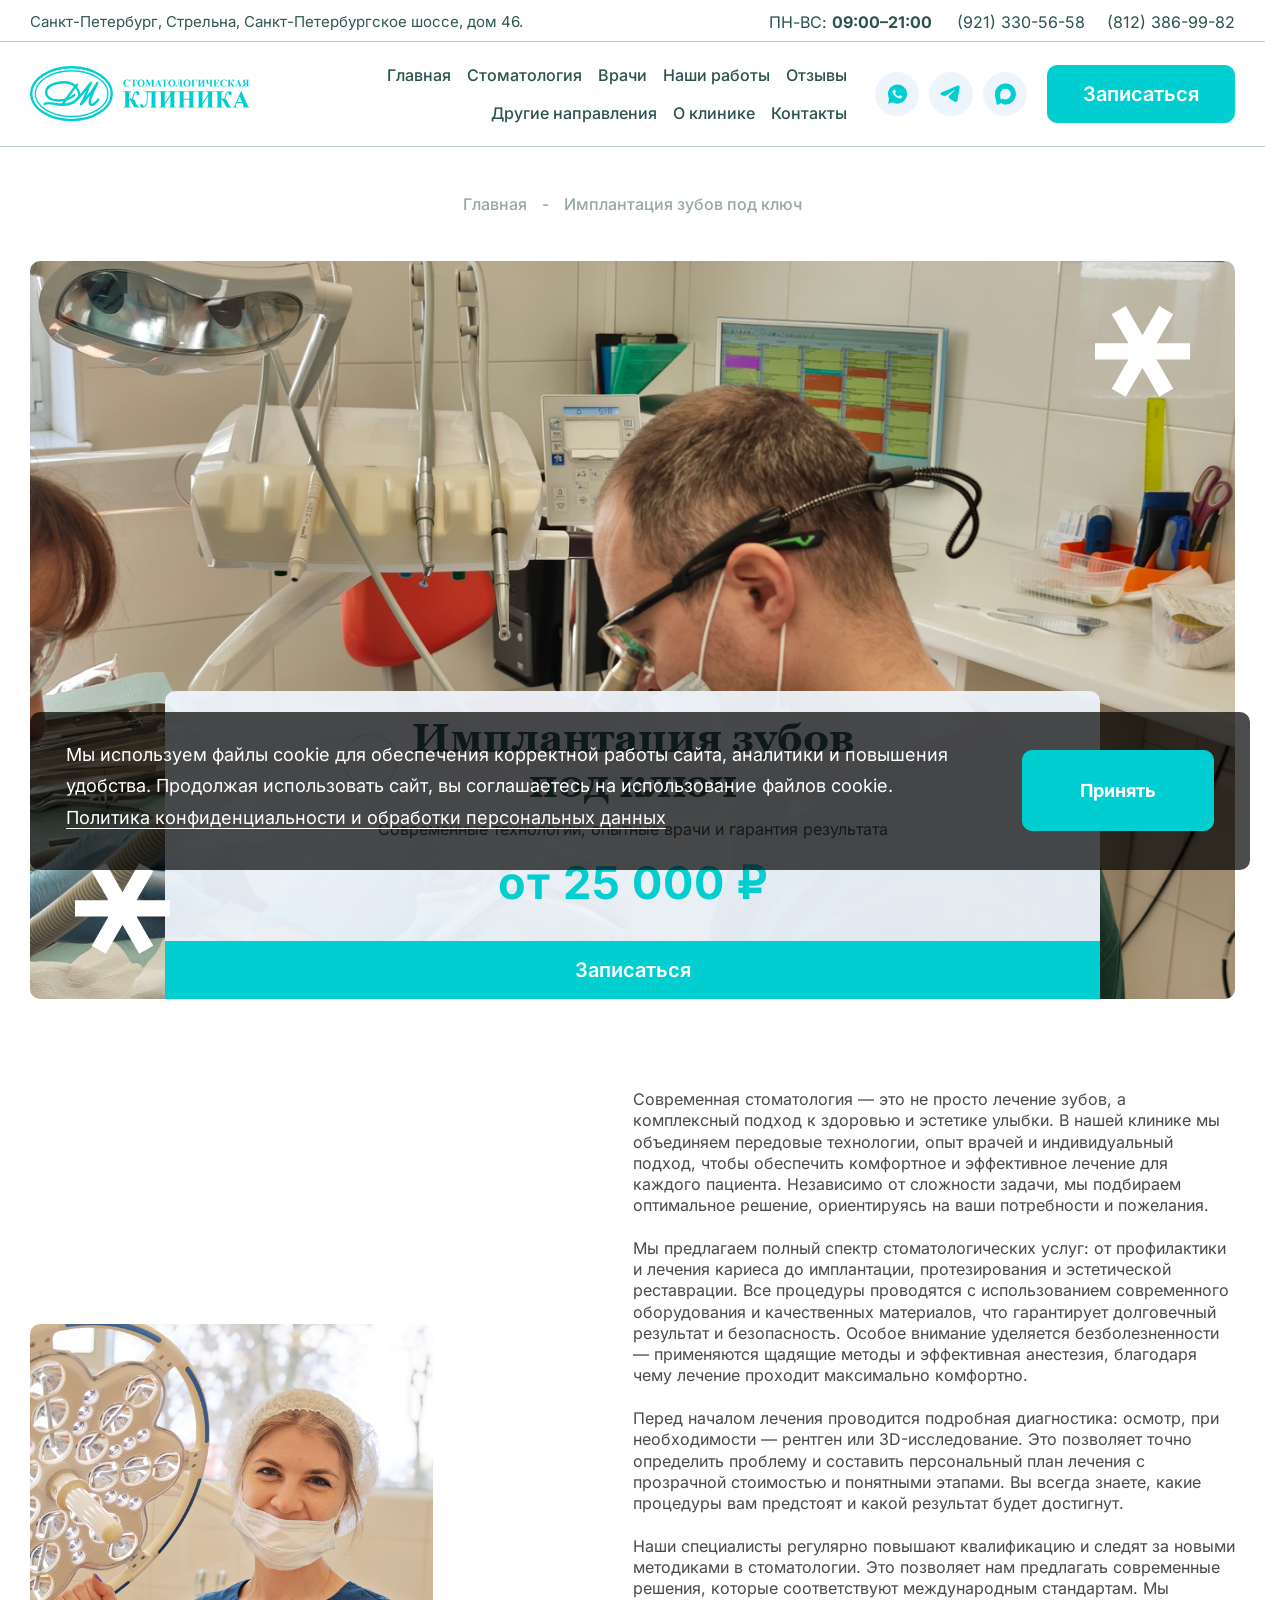
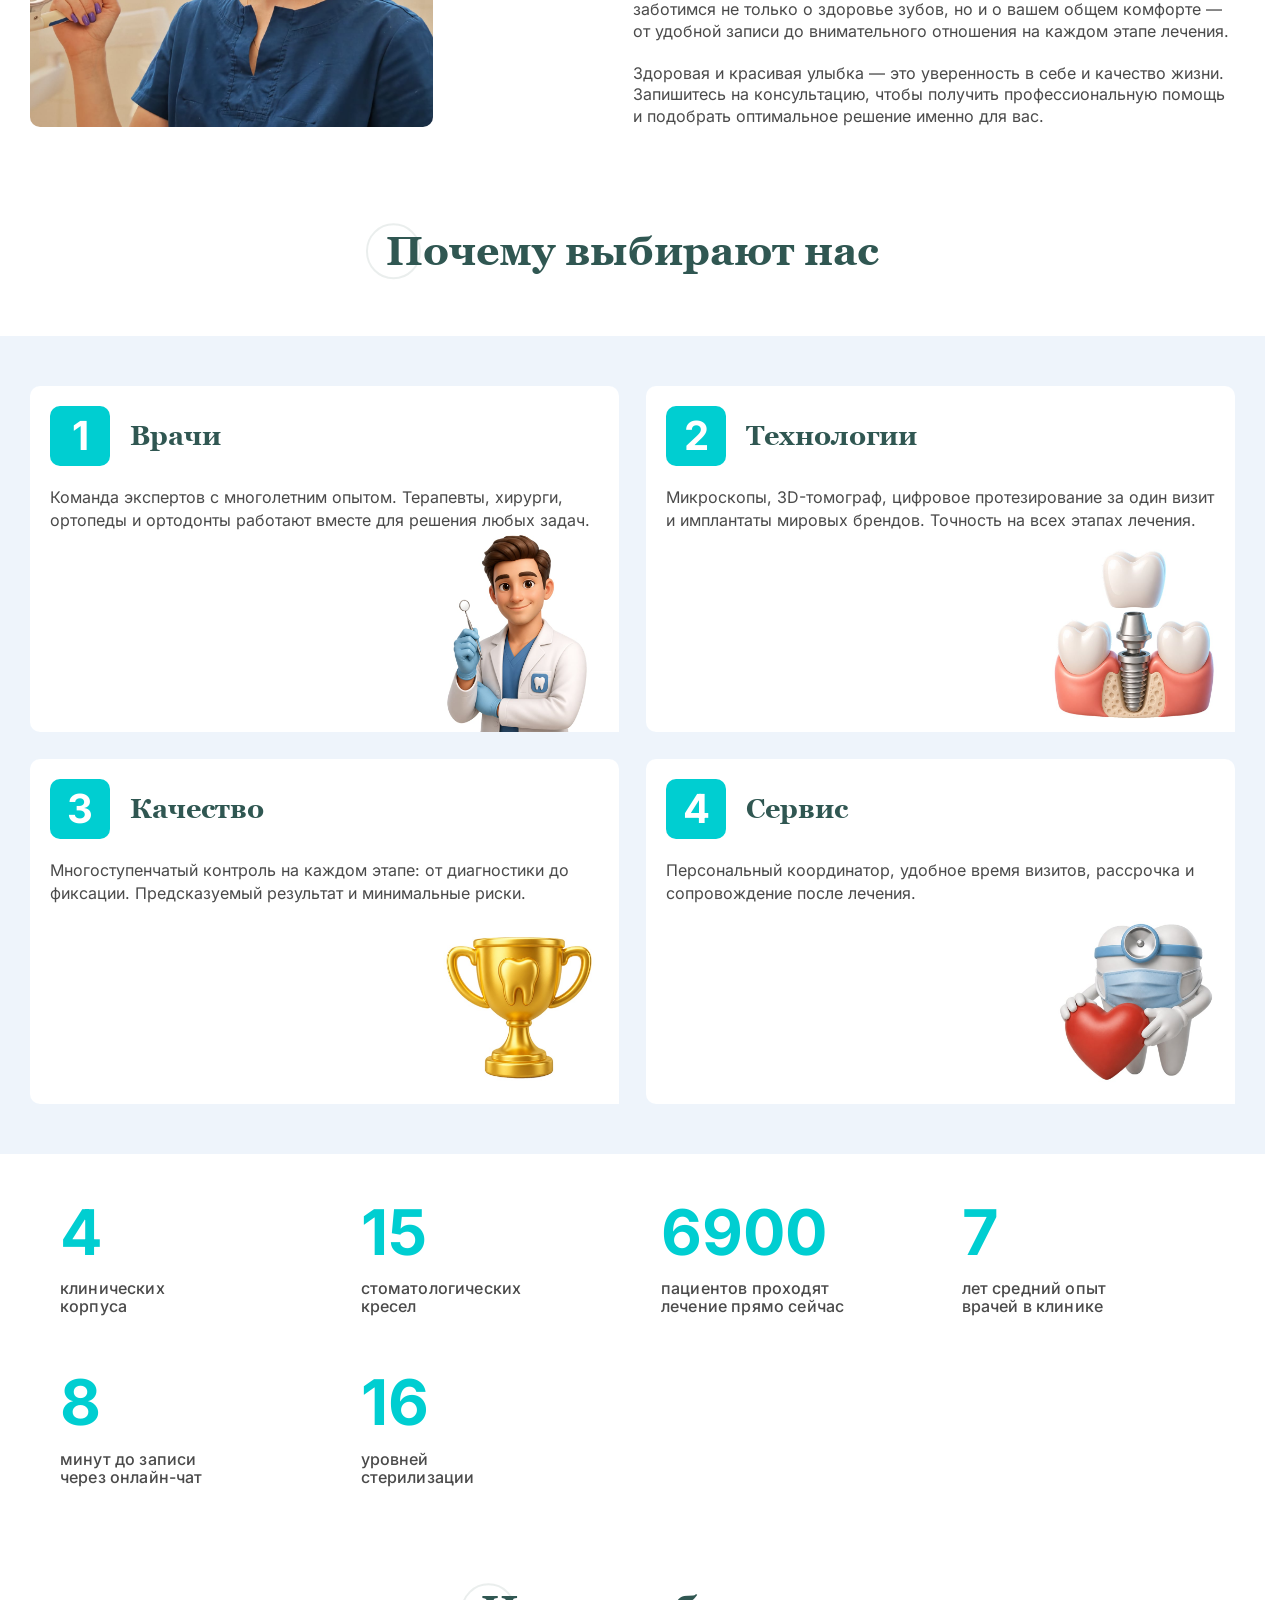
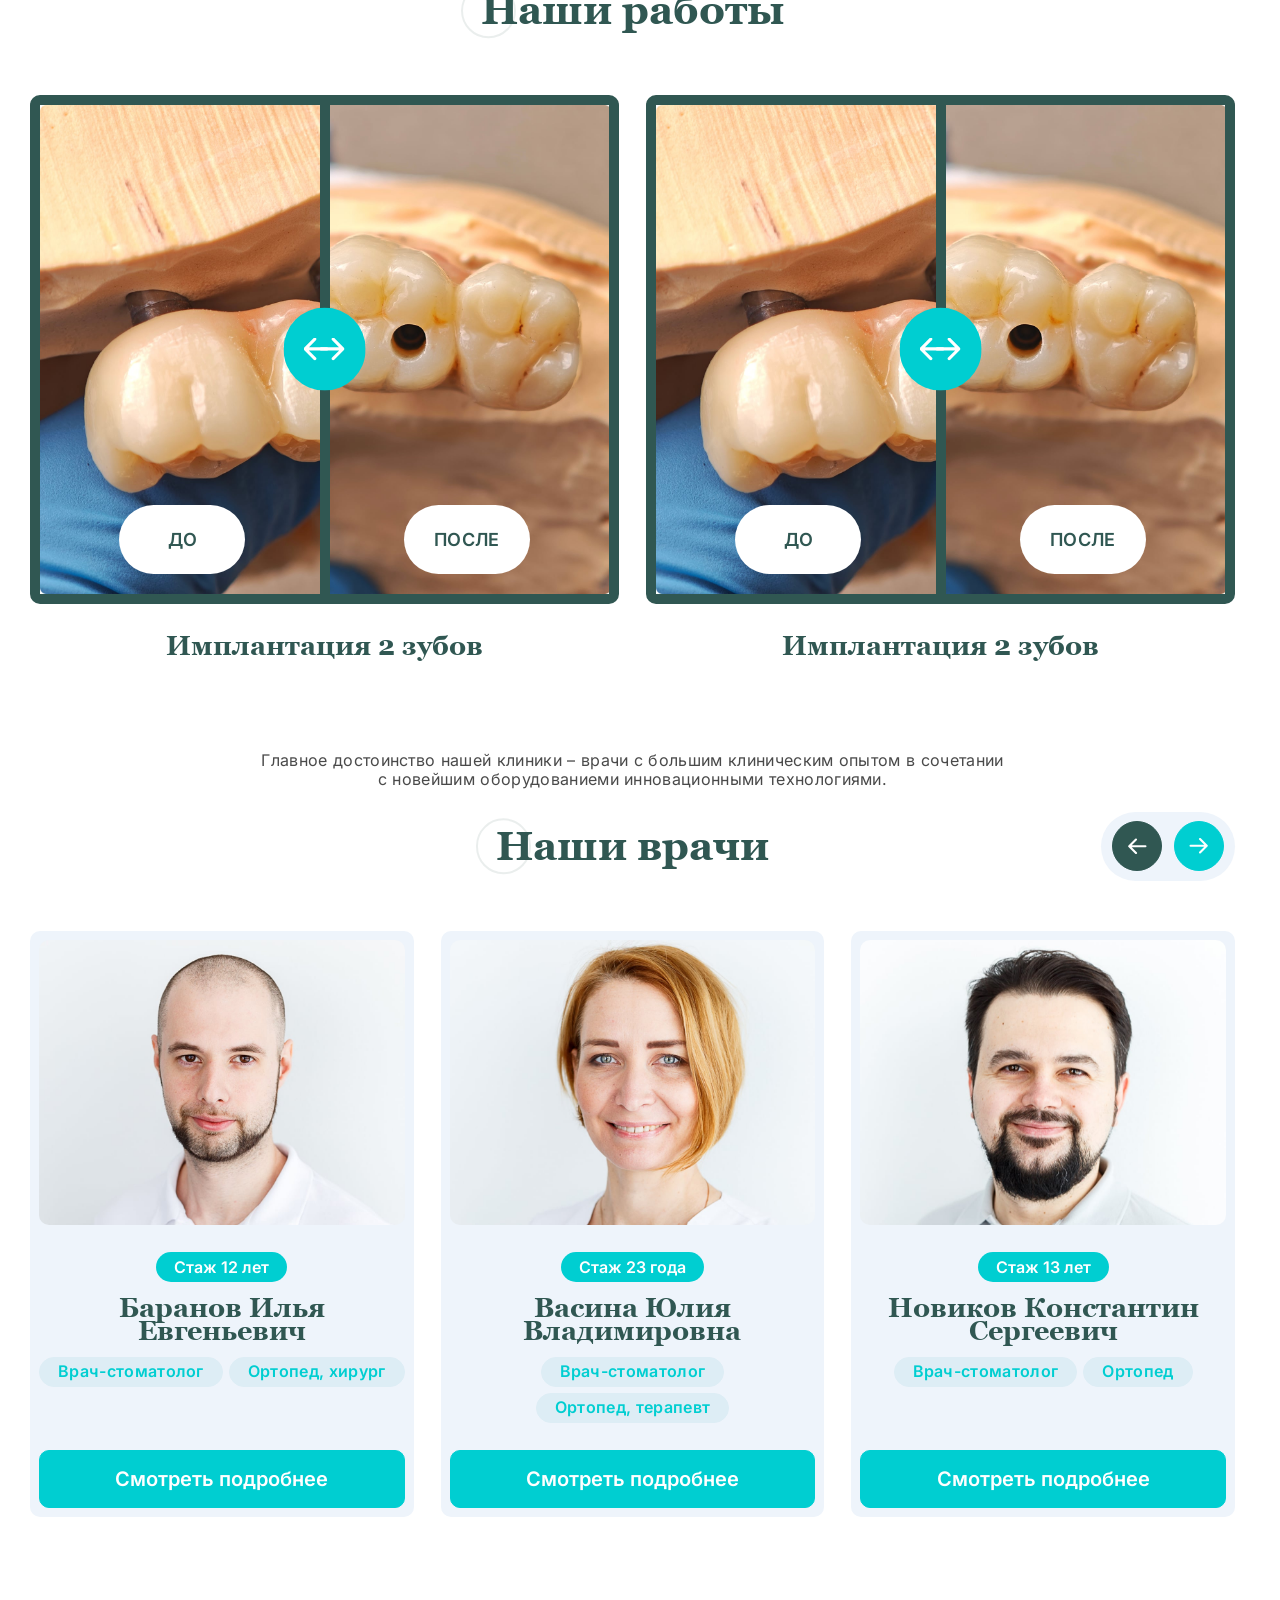
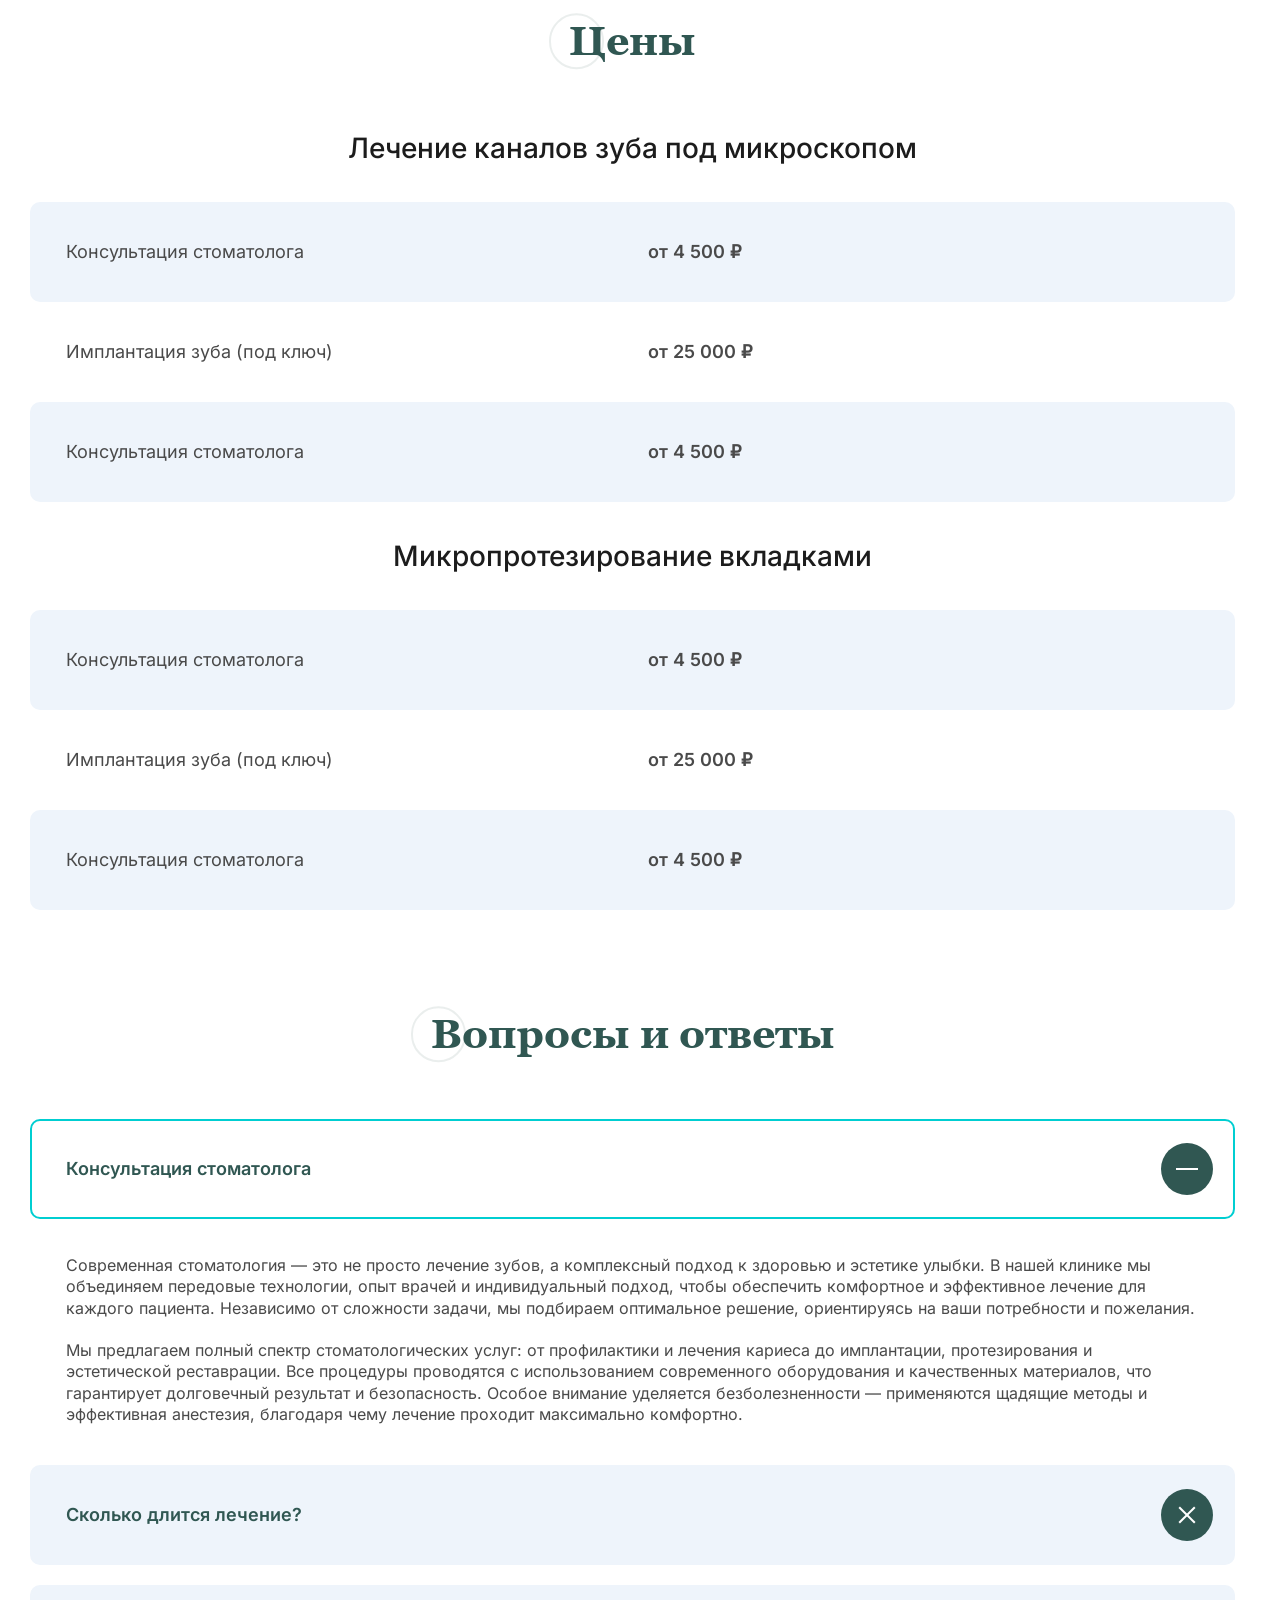
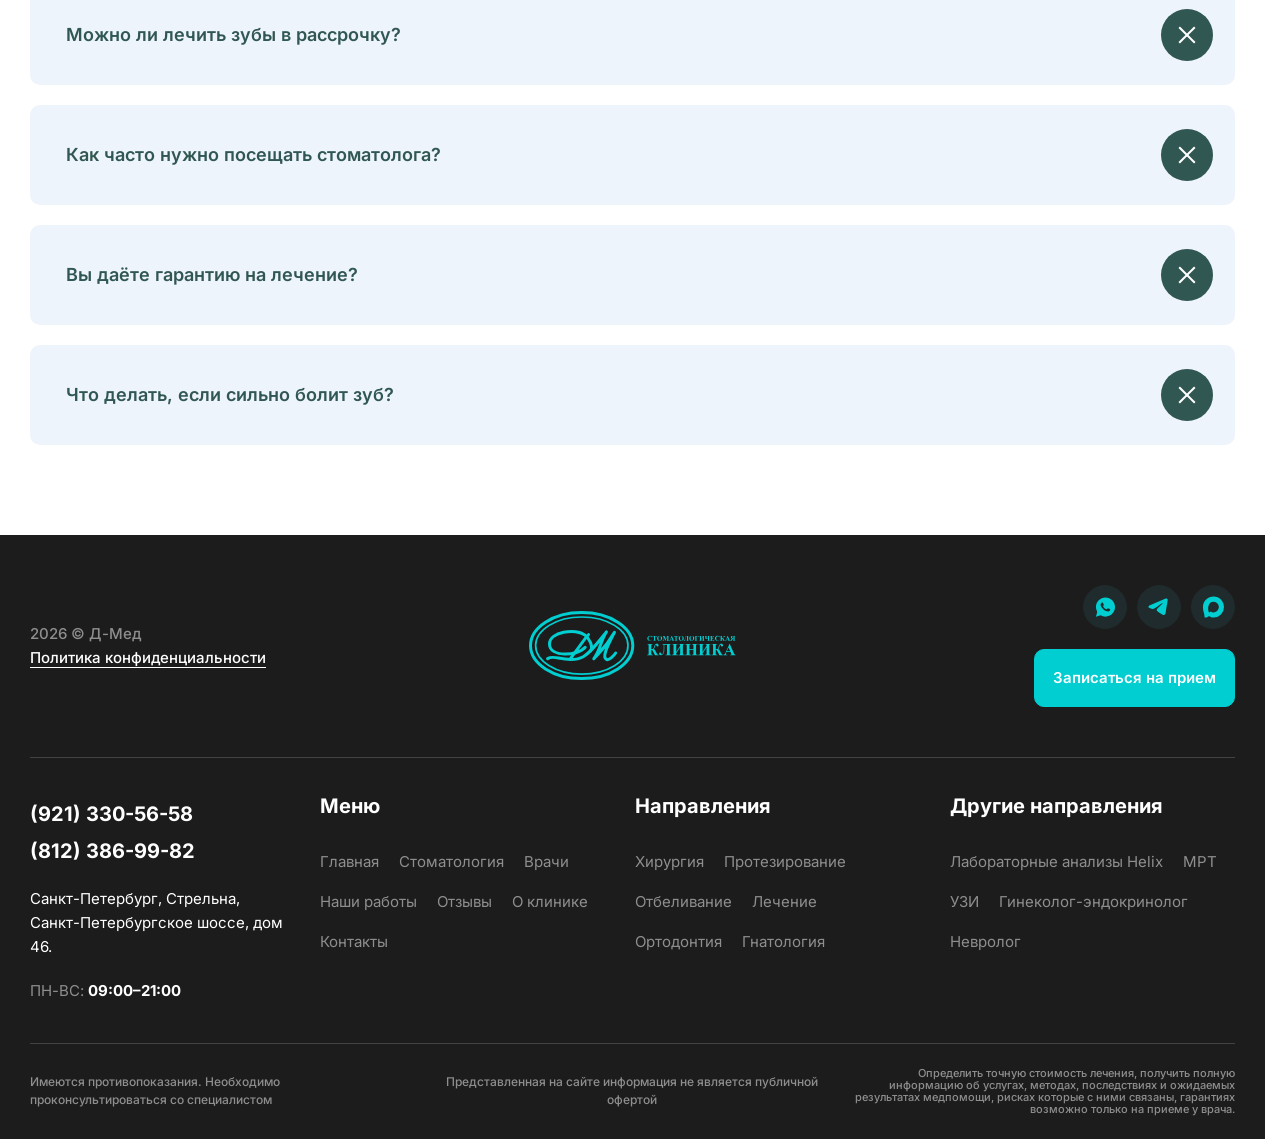
<file: service.html>
<!DOCTYPE html>
<html lang="ru">
    <head>
        <title>Главная</title>
        <meta http-equiv="X-UA-Compatible" content="IE=edge" />
        <meta charset="utf-8" />
        <meta name="keywords" content="" />
        <meta name="description" content="" />
        <meta name="author" content="" />
        <meta name="viewport" content="width=device-width, initial-scale=1.0" />
        <link rel="stylesheet" href="./css/reset.css" />
        <link rel="stylesheet" href="./css/fancybox.css" />
        <link rel="stylesheet" href="./css/nebo.css" />
        <link rel="stylesheet" href="./css/swiper-bundle.min.css" />

        <script src="./js/swiper-bundle.min.js" defer></script>
        <script src="./js/inputmask.min.js" defer></script>
        <script src="./js/fancybox.umd.js" defer></script>
        <script src="./js/scripts.js" defer></script>
        <link rel="stylesheet" href="./css/style.css" />
    </head>
    <body>
        <!-- wrap -->
        <div class="wrap">
            <!-- header -->
            <header class="header">
                <div class="inner-wrap">
                    <div class="logo-inner-wrap">
                        <a href="" class="logo">
                            <img src="./img/logo.svg" alt="" />
                        </a>
                    </div>
                    <div class="popup-menu-wrap menu-inner-wrap js-popup-wrap">
                        <a href="" class="btn-popup btn btn-action-ico ico-menu js-btn-popup-toggle"></a>
                        <div class="popup-content-block js-popup-block">
                            <div class="top-panel-wrap">
                                <div class="location-inner-wrap">
                                    Санкт-Петербург, Стрельна, Санкт-Петербургское шоссе, дом 46.
                                </div>
                                <div class="info-inner-wrap">
                                    <div class="info-wrap">
                                        ПН-ВС:
                                        <b>09:00–21:00</b>
                                    </div>
                                    <div class="phone-wrap"><a href="tel:9213305658">(921) 330-56-58</a></div>
                                    <div class="phone-wrap"><a href="tel:8123869982">(812) 386-99-82</a></div>
                                </div>
                            </div>
                            <div class="menu-wrap">
                                <a href="" class="btn-menu-back js-menu-back">
                                    <div class="button-ico">
                                        <img src="./img/arrow-back.svg" alt="" />
                                    </div>
                                    <div class="button-title">Назад</div>
                                </a>
                                <ul class="menu menu-main">
                                    <li>
                                        <a href="" class="btn-menu">
                                            <div class="button-title">Главная</div>
                                        </a>
                                    </li>
                                    <li>
                                        <a href="" class="btn-menu">
                                            <div class="button-title">Стоматология</div>
                                        </a>
                                        <ul class="menu">
                                            <li>
                                                <a href="" class="btn-submenu">
                                                    <div class="button-title">Хирургия</div>
                                                </a>
                                            </li>
                                            <li>
                                                <a href="" class="btn-submenu">
                                                    <div class="button-title">Протезирование</div>
                                                </a>
                                            </li>
                                            <li>
                                                <a href="" class="btn-submenu">
                                                    <div class="button-title">Отбеливание</div>
                                                </a>
                                            </li>
                                            <li>
                                                <a href="" class="btn-submenu">
                                                    <div class="button-title">Лечение</div>
                                                </a>
                                            </li>
                                            <li>
                                                <a href="" class="btn-submenu">
                                                    <div class="button-title">Ортодонтия</div>
                                                </a>
                                            </li>
                                            <li>
                                                <a href="" class="btn-submenu">
                                                    <div class="button-title">Скатология</div>
                                                </a>
                                            </li>
                                        </ul>
                                    </li>
                                    <li>
                                        <a href="" class="btn-menu">
                                            <div class="button-title">Врачи</div>
                                        </a>
                                    </li>
                                    <li>
                                        <a href="" class="btn-menu">
                                            <div class="button-title">Наши работы</div>
                                        </a>
                                    </li>
                                    <li>
                                        <a href="" class="btn-menu">
                                            <div class="button-title">Отзывы</div>
                                        </a>
                                    </li>
                                    <li>
                                        <a href="" class="btn-menu">
                                            <div class="button-title">Другие направления</div>
                                        </a>
                                        <ul class="menu">
                                            <li>
                                                <a href="" class="btn-submenu">
                                                    <div class="button-title">Лабораторные анализы Helix</div>
                                                </a>
                                            </li>
                                            <li>
                                                <a href="" class="btn-submenu">
                                                    <div class="button-title">MPT</div>
                                                </a>
                                            </li>
                                            <li>
                                                <a href="" class="btn-submenu">
                                                    <div class="button-title">УЗИ</div>
                                                </a>
                                            </li>
                                            <li>
                                                <a href="" class="btn-submenu">
                                                    <div class="button-title">Гинеколог-эндокринолог</div>
                                                </a>
                                            </li>
                                            <li>
                                                <a href="" class="btn-submenu">
                                                    <div class="button-title">Невролог</div>
                                                </a>
                                            </li>
                                        </ul>
                                    </li>
                                    <li>
                                        <a href="" class="btn-menu">
                                            <div class="button-title">О клинике</div>
                                        </a>
                                        <ul class="menu">
                                            <li>
                                                <a href="" class="btn-submenu">
                                                    <div class="button-title">О нас</div>
                                                </a>
                                            </li>
                                            <li>
                                                <a href="" class="btn-submenu">
                                                    <div class="button-title">Акции</div>
                                                </a>
                                            </li>
                                            <li>
                                                <a href="" class="btn-submenu">
                                                    <div class="button-title">Новости</div>
                                                </a>
                                            </li>
                                            <li>
                                                <a href="" class="btn-submenu">
                                                    <div class="button-title">Вакансии</div>
                                                </a>
                                            </li>
                                            <li>
                                                <a href="" class="btn-submenu">
                                                    <div class="button-title">Документы</div>
                                                </a>
                                            </li>
                                            <li>
                                                <a href="" class="btn-submenu">
                                                    <div class="button-title">Вопросы и ответы</div>
                                                </a>
                                            </li>
                                            <li>
                                                <a href="" class="btn-submenu">
                                                    <div class="button-title">Налоговый вычет</div>
                                                </a>
                                            </li>
                                        </ul>
                                    </li>
                                    <li>
                                        <a href="" class="btn-menu">
                                            <div class="button-title">Контакты</div>
                                        </a>
                                    </li>
                                </ul>
                            </div>
                            <div class="soc-wrap">
                                <a href="" class="btn button-light">
                                    <div class="button-ico">
                                        <img src="./img/soc-wa.svg" alt="" />
                                    </div>
                                </a>
                                <a href="" class="btn button-light">
                                    <div class="button-ico">
                                        <img src="./img/soc-tg.svg" alt="" />
                                    </div>
                                </a>
                                <a href="" class="btn button-light">
                                    <div class="button-ico">
                                        <img src="./img/soc-max.svg" alt="" />
                                    </div>
                                </a>
                            </div>
                            <div class="button-wrap">
                                <a href="" class="btn js-popup-open" data-popup="popup-callback">
                                    <div class="button-title">
                                        Записаться
                                        <span class="elm-hidden-desktop">на прием</span>
                                    </div>
                                </a>
                            </div>
                        </div>
                    </div>
                </div>
            </header>
            <!-- /header -->
            <!-- page -->
            <div class="page-full">
                <!--breadcrumbs-box-->
                <div class="breadcrumbs-box">
                    <ol class="menu">
                        <li><a href="">Главная</a></li>
                        <li><a href="">Имплантация зубов под ключ</a></li>
                    </ol>
                </div>
                <!--/breadcrumbs-box-->

                <!--info-lead-box-->
                <div class="info-lead-box full-box">
                    <div class="elm-photo photo-cover elm-decor">
                        <img src="./img/srv.jpg" alt="" />
                    </div>
                    <div class="title-inner-wrap">
                        <div class="title-wrap">
                            <h1 class="page-title section-title title-decor">Имплантация зубов под&nbsp;ключ</h1>
                        </div>
                        <div class="info-wrap">
                            <p>Современные технологии, опытные врачи и гарантия результата</p>
                        </div>
                        <div class="total-wrap">
                            <div class="section-total">от 25 000 ₽</div>
                        </div>
                    </div>
                    <div class="action-inner-wrap">
                        <a href="" class="btn">
                            <div class="button-title">Записаться</div>
                        </a>
                    </div>
                </div>
                <!--/info-lead-box-->

                <!--info-text-box-->
                <div class="info-text-box">
                    <div class="box-inner-wrap">
                        <div class="text-inner-wrap">
                            <p>
                                Современная стоматология — это не просто лечение зубов, а комплексный подход к здоровью
                                и эстетике улыбки. В нашей клинике мы объединяем передовые технологии, опыт врачей и
                                индивидуальный подход, чтобы обеспечить комфортное и эффективное лечение для каждого
                                пациента. Независимо от сложности задачи, мы подбираем оптимальное решение, ориентируясь
                                на ваши потребности и пожелания.
                            </p>
                            <p>
                                Мы предлагаем полный спектр стоматологических услуг: от профилактики и лечения кариеса
                                до имплантации, протезирования и эстетической реставрации. Все процедуры проводятся с
                                использованием современного оборудования и качественных материалов, что гарантирует
                                долговечный результат и безопасность. Особое внимание уделяется безболезненности —
                                применяются щадящие методы и эффективная анестезия, благодаря чему лечение проходит
                                максимально комфортно.
                            </p>
                            <p>
                                Перед началом лечения проводится подробная диагностика: осмотр, при необходимости —
                                рентген или 3D-исследование. Это позволяет точно определить проблему и составить
                                персональный план лечения с прозрачной стоимостью и понятными этапами. Вы всегда знаете,
                                какие процедуры вам предстоят и какой результат будет достигнут.
                            </p>
                            <p>
                                Наши специалисты регулярно повышают квалификацию и следят за новыми методиками в
                                стоматологии. Это позволяет нам предлагать современные решения, которые соответствуют
                                международным стандартам. Мы заботимся не только о здоровье зубов, но и о вашем общем
                                комфорте — от удобной записи до внимательного отношения на каждом этапе лечения.
                            </p>
                            <p>
                                Здоровая и красивая улыбка — это уверенность в себе и качество жизни. Запишитесь на
                                консультацию, чтобы получить профессиональную помощь и подобрать оптимальное решение
                                именно для вас.
                            </p>
                        </div>
                        <div class="photo-inner-wrap">
                            <div class="elm-photo photo-cover">
                                <img src="./img/info.jpg" alt="" />
                            </div>
                        </div>
                    </div>
                </div>
                <!--/info-text-box-->

                <!--title-box-->
                <div class="title-box">
                    <div class="title-wrap">
                        <h2 class="page-title title-decor">Почему выбирают нас</h2>
                    </div>
                </div>
                <!--/title-box-->

                <!--tiles-box-->
                <div class="tiles-box">
                    <div class="bg-box">
                        <div class="items-wrap">
                            <!--item wrap-->
                            <div class="item-wrap">
                                <div class="item-tile-adv">
                                    <div class="elm-number">1</div>
                                    <div class="tile-info-wrap">
                                        <div class="tile-title h2-title">Врачи</div>
                                        <p>
                                            Команда экспертов с многолетним опытом. Терапевты, хирурги, ортопеды и
                                            ортодонты работают вместе для решения любых задач.
                                        </p>
                                    </div>
                                    <div class="tile-photo-wrap">
                                        <div class="elm-photo">
                                            <img src="./img/adv01.jpg" alt="" />
                                        </div>
                                    </div>
                                </div>
                            </div>
                            <!--/item wrap-->
                            <!--item wrap-->
                            <div class="item-wrap">
                                <div class="item-tile-adv">
                                    <div class="elm-number">2</div>
                                    <div class="tile-info-wrap">
                                        <div class="tile-title h2-title">Технологии</div>
                                        <p>
                                            Микроскопы, 3D-томограф, цифровое протезирование за один визит и имплантаты
                                            мировых брендов. Точность на всех этапах лечения.
                                        </p>
                                    </div>
                                    <div class="tile-photo-wrap">
                                        <div class="elm-photo">
                                            <img src="./img/adv02.jpg" alt="" />
                                        </div>
                                    </div>
                                </div>
                            </div>
                            <!--/item wrap-->
                            <!--item wrap-->
                            <div class="item-wrap">
                                <div class="item-tile-adv">
                                    <div class="elm-number">3</div>
                                    <div class="tile-info-wrap">
                                        <div class="tile-title h2-title">Качество</div>
                                        <p>
                                            Многоступенчатый контроль на каждом этапе: от&nbsp;диагностики до фиксации.
                                            Предсказуемый результат и минимальные риски.
                                        </p>
                                    </div>
                                    <div class="tile-photo-wrap">
                                        <div class="elm-photo">
                                            <img src="./img/adv03.jpg" alt="" />
                                        </div>
                                    </div>
                                </div>
                            </div>
                            <!--/item wrap-->
                            <!--item wrap-->
                            <div class="item-wrap">
                                <div class="item-tile-adv">
                                    <div class="elm-number">4</div>
                                    <div class="tile-info-wrap">
                                        <div class="tile-title h2-title">Сервис</div>
                                        <p>
                                            Персональный координатор, удобное время визитов, рассрочка и сопровождение
                                            после лечения.
                                        </p>
                                    </div>
                                    <div class="tile-photo-wrap">
                                        <div class="elm-photo">
                                            <img src="./img/adv04.jpg" alt="" />
                                        </div>
                                    </div>
                                </div>
                            </div>
                            <!--/item wrap-->
                        </div>
                    </div>
                </div>
                <!--/tiles-box-->

                <!--tiles-box-->
                <div class="tiles-box full-box">
                    <div class="items-wrap">
                        <!--item wrap-->
                        <div class="item-wrap">
                            <div class="item-tile-total">
                                <div class="tile-value">4</div>
                                <div class="tile-title">
                                    клинических
                                    <br />
                                    корпуса
                                </div>
                            </div>
                        </div>
                        <!--/item wrap-->
                        <!--item wrap-->
                        <div class="item-wrap">
                            <div class="item-tile-total">
                                <div class="tile-value">15</div>
                                <div class="tile-title">
                                    стоматологических
                                    <br />
                                    кресел
                                </div>
                            </div>
                        </div>
                        <!--/item wrap-->
                        <!--item wrap-->
                        <div class="item-wrap">
                            <div class="item-tile-total">
                                <div class="tile-value">6900</div>
                                <div class="tile-title">
                                    пациентов проходят
                                    <br />
                                    лечение прямо сейчас
                                </div>
                            </div>
                        </div>
                        <!--/item wrap-->
                        <!--item wrap-->
                        <div class="item-wrap">
                            <div class="item-tile-total">
                                <div class="tile-value">7</div>
                                <div class="tile-title">
                                    лет средний опыт
                                    <br />
                                    врачей в клинике
                                </div>
                            </div>
                        </div>
                        <!--/item wrap-->
                        <!--item wrap-->
                        <div class="item-wrap">
                            <div class="item-tile-total">
                                <div class="tile-value">8</div>
                                <div class="tile-title">
                                    минут до записи
                                    <br />
                                    через онлайн-чат
                                </div>
                            </div>
                        </div>
                        <!--/item wrap-->
                        <!--item wrap-->
                        <div class="item-wrap">
                            <div class="item-tile-total">
                                <div class="tile-value">16</div>
                                <div class="tile-title">
                                    уровней
                                    <br />
                                    стерилизации
                                </div>
                            </div>
                        </div>
                        <!--/item wrap-->
                    </div>
                </div>
                <!--/tiles-box-->

                <!--title-box-->
                <div class="title-box">
                    <div class="title-wrap">
                        <h2 class="page-title title-decor">Наши работы</h2>
                    </div>
                </div>
                <!--/title-box-->

                <!--tiles-box-->
                <div class="tiles-box">
                    <div class="items-wrap">
                        <!--item wrap-->
                        <div class="item-wrap">
                            <div class="item-tile-compare">
                                <div class="tile-photo-wrap">
                                    <div class="comparison-slider">
                                        <img src="./img/before.jpg" alt="До" class="comparison-before" />
                                        <div class="comparison-after-wrapper">
                                            <img src="./img/after.jpg" alt="После" class="comparison-after" />
                                            <div class="comparison-title-wrap">
                                                <div class="comparison-title">до</div>
                                            </div>
                                        </div>
                                        <div class="comparison-handle"></div>
                                        <div class="comparison-title-wrap comparison-title-after">
                                            <div class="comparison-title">после</div>
                                        </div>
                                    </div>
                                </div>
                                <div class="tile-title-wrap">
                                    <div class="tile-title h3-title">Имплантация 2 зубов</div>
                                </div>
                            </div>
                        </div>
                        <!--/item wrap-->
                        <!--item wrap-->
                        <div class="item-wrap">
                            <div class="item-tile-compare">
                                <div class="tile-photo-wrap">
                                    <div class="comparison-slider">
                                        <img src="./img/before.jpg" alt="До" class="comparison-before" />
                                        <div class="comparison-after-wrapper">
                                            <img src="./img/after.jpg" alt="После" class="comparison-after" />
                                            <div class="comparison-title-wrap">
                                                <div class="comparison-title">до</div>
                                            </div>
                                        </div>
                                        <div class="comparison-handle"></div>
                                        <div class="comparison-title-wrap comparison-title-after">
                                            <div class="comparison-title">после</div>
                                        </div>
                                    </div>
                                </div>
                                <div class="tile-title-wrap">
                                    <div class="tile-title h3-title">Имплантация 2 зубов</div>
                                </div>
                            </div>
                        </div>
                        <!--/item wrap-->
                    </div>
                </div>
                <!--/tiles-box-->

                <!--title-box-->
                <div class="title-box">
                    <div class="title-wrap">
                        <h2 class="page-title title-decor">Наши врачи</h2>
                    </div>
                    <div class="info-wrap">
                        <p>
                            Главное достоинство нашей клиники – врачи с большим клиническим опытом в сочетании
                            с новейшим оборудованиеми инновационными технологиями.
                        </p>
                    </div>
                </div>
                <!--/title-box-->

                <!--tiles-box-->
                <div class="tiles-box">
                    <div class="slider-inner-wrap slider-tiles">
                        <div class="slider-wrap swiper">
                            <div class="slider swiper-wrapper">
                                <!--sl-wrap-->
                                <div class="sl-wrap swiper-slide">
                                    <div class="item-tile-doctor">
                                        <div class="tile-photo-wrap">
                                            <div class="elm-photo photo-cover">
                                                <img src="./img/doc01.jpg" alt="" />
                                            </div>
                                        </div>
                                        <div class="tile-info-wrap">
                                            <div class="tile-sticker-wrap">
                                                <div class="elm-sticker">Стаж 12 лет</div>
                                            </div>
                                            <div class="tile-title-wrap">
                                                <div class="tile-title h3-title">
                                                    Баранов Илья
                                                    <br />
                                                    Евгеньевич
                                                </div>
                                            </div>
                                            <div class="tile-tags-wrap">
                                                <a href="" class="btn button-light-dark">
                                                    <div class="button-title">Врач-стоматолог</div>
                                                </a>
                                                <a href="" class="btn button-light-dark">
                                                    <div class="button-title">Ортопед, хирург</div>
                                                </a>
                                            </div>
                                        </div>
                                        <div class="tile-action-wrap">
                                            <a href="" class="btn">
                                                <div class="button-title">Смотреть подробнее</div>
                                            </a>
                                        </div>
                                    </div>
                                </div>
                                <!--/sl-wrap-->
                                <!--sl-wrap-->
                                <div class="sl-wrap swiper-slide">
                                    <div class="item-tile-doctor">
                                        <div class="tile-photo-wrap">
                                            <div class="elm-photo photo-cover">
                                                <img src="./img/doc02.jpg" alt="" />
                                            </div>
                                        </div>
                                        <div class="tile-info-wrap">
                                            <div class="tile-sticker-wrap">
                                                <div class="elm-sticker">Стаж 23 года</div>
                                            </div>
                                            <div class="tile-title-wrap">
                                                <div class="tile-title h3-title">
                                                    Васина Юлия
                                                    <br />
                                                    Владимировна
                                                </div>
                                            </div>
                                            <div class="tile-tags-wrap">
                                                <a href="" class="btn button-light-dark">
                                                    <div class="button-title">Врач-стоматолог</div>
                                                </a>
                                                <a href="" class="btn button-light-dark">
                                                    <div class="button-title">Ортопед, терапевт</div>
                                                </a>
                                            </div>
                                        </div>
                                        <div class="tile-action-wrap">
                                            <a href="" class="btn">
                                                <div class="button-title">Смотреть подробнее</div>
                                            </a>
                                        </div>
                                    </div>
                                </div>
                                <!--/sl-wrap-->
                                <!--sl-wrap-->
                                <div class="sl-wrap swiper-slide">
                                    <div class="item-tile-doctor">
                                        <div class="tile-photo-wrap">
                                            <div class="elm-photo photo-cover">
                                                <img src="./img/doc03.jpg" alt="" />
                                            </div>
                                        </div>
                                        <div class="tile-info-wrap">
                                            <div class="tile-sticker-wrap">
                                                <div class="elm-sticker">Стаж 13 лет</div>
                                            </div>
                                            <div class="tile-title-wrap">
                                                <div class="tile-title h3-title">
                                                    Новиков Константин
                                                    <br />
                                                    Сергеевич
                                                </div>
                                            </div>
                                            <div class="tile-tags-wrap">
                                                <a href="" class="btn button-light-dark">
                                                    <div class="button-title">Врач-стоматолог</div>
                                                </a>
                                                <a href="" class="btn button-light-dark">
                                                    <div class="button-title">Ортопед</div>
                                                </a>
                                            </div>
                                        </div>
                                        <div class="tile-action-wrap">
                                            <a href="" class="btn">
                                                <div class="button-title">Смотреть подробнее</div>
                                            </a>
                                        </div>
                                    </div>
                                </div>
                                <!--/sl-wrap-->
                                <!--sl-wrap-->
                                <div class="sl-wrap swiper-slide">
                                    <div class="item-tile-doctor">
                                        <div class="tile-photo-wrap">
                                            <div class="elm-photo photo-cover">
                                                <img src="./img/doc01.jpg" alt="" />
                                            </div>
                                        </div>
                                        <div class="tile-info-wrap">
                                            <div class="tile-sticker-wrap">
                                                <div class="elm-sticker">Стаж 12 лет</div>
                                            </div>
                                            <div class="tile-title-wrap">
                                                <div class="tile-title h3-title">
                                                    Баранов Илья
                                                    <br />
                                                    Евгеньевич
                                                </div>
                                            </div>
                                            <div class="tile-tags-wrap">
                                                <a href="" class="btn button-light-dark">
                                                    <div class="button-title">Врач-стоматолог</div>
                                                </a>
                                                <a href="" class="btn button-light-dark">
                                                    <div class="button-title">Ортопед, хирург</div>
                                                </a>
                                            </div>
                                        </div>
                                        <div class="tile-action-wrap">
                                            <a href="" class="btn">
                                                <div class="button-title">Смотреть подробнее</div>
                                            </a>
                                        </div>
                                    </div>
                                </div>
                                <!--/sl-wrap-->
                                <!--sl-wrap-->
                                <div class="sl-wrap swiper-slide">
                                    <div class="item-tile-doctor">
                                        <div class="tile-photo-wrap">
                                            <div class="elm-photo photo-cover">
                                                <img src="./img/doc02.jpg" alt="" />
                                            </div>
                                        </div>
                                        <div class="tile-info-wrap">
                                            <div class="tile-sticker-wrap">
                                                <div class="elm-sticker">Стаж 23 года</div>
                                            </div>
                                            <div class="tile-title-wrap">
                                                <div class="tile-title h3-title">
                                                    Васина Юлия
                                                    <br />
                                                    Владимировна
                                                </div>
                                            </div>
                                            <div class="tile-tags-wrap">
                                                <a href="" class="btn button-light-dark">
                                                    <div class="button-title">Врач-стоматолог</div>
                                                </a>
                                                <a href="" class="btn button-light-dark">
                                                    <div class="button-title">Ортопед, терапевт</div>
                                                </a>
                                            </div>
                                        </div>
                                        <div class="tile-action-wrap">
                                            <a href="" class="btn">
                                                <div class="button-title">Смотреть подробнее</div>
                                            </a>
                                        </div>
                                    </div>
                                </div>
                                <!--/sl-wrap-->
                                <!--sl-wrap-->
                                <div class="sl-wrap swiper-slide">
                                    <div class="item-tile-doctor">
                                        <div class="tile-photo-wrap">
                                            <div class="elm-photo photo-cover">
                                                <img src="./img/doc03.jpg" alt="" />
                                            </div>
                                        </div>
                                        <div class="tile-info-wrap">
                                            <div class="tile-sticker-wrap">
                                                <div class="elm-sticker">Стаж 13 лет</div>
                                            </div>
                                            <div class="tile-title-wrap">
                                                <div class="tile-title h3-title">
                                                    Новиков Константин
                                                    <br />
                                                    Сергеевич
                                                </div>
                                            </div>
                                            <div class="tile-tags-wrap">
                                                <a href="" class="btn button-light-dark">
                                                    <div class="button-title">Врач-стоматолог</div>
                                                </a>
                                                <a href="" class="btn button-light-dark">
                                                    <div class="button-title">Ортопед</div>
                                                </a>
                                            </div>
                                        </div>
                                        <div class="tile-action-wrap">
                                            <a href="" class="btn">
                                                <div class="button-title">Смотреть подробнее</div>
                                            </a>
                                        </div>
                                    </div>
                                </div>
                                <!--/sl-wrap-->
                            </div>
                        </div>
                        <div class="slider-actions-wrap">
                            <div
                                class="btn btn-action-ico ico-arrow ico-arrow-prev button-slider button-slider-prev button-slider-tiles-prev"
                            ></div>
                            <div
                                class="btn btn-action-ico ico-arrow ico-arrow-next button-slider button-slider-next button-slider-tiles-next"
                            ></div>
                        </div>
                        <div class="slider-pagination slider-tiles-pagination"></div>
                    </div>
                </div>
                <!--/tiles-box-->

                <!--title-box-->
                <div class="title-box">
                    <div class="title-wrap">
                        <h2 class="page-title title-decor">Цены</h2>
                    </div>
                </div>
                <!--/title-box-->

                <!--tiles-box-->
                <div class="tiles-box">
                    <div class="items-title">Лечение каналов зуба под микроскопом</div>
                    <div class="section-mobile-full">
                        <div class="items-wrap">
                            <!--item wrap-->
                            <div class="item-wrap">
                                <div class="item-tile-price">
                                    <div class="tile-title">Консультация стоматолога</div>
                                    <div class="tile-value elm-price" data-unit=" ₽">от 4 500</div>
                                </div>
                            </div>
                            <!--/item wrap-->
                            <!--item wrap-->
                            <div class="item-wrap">
                                <div class="item-tile-price">
                                    <div class="tile-title">Имплантация зуба (под ключ)</div>
                                    <div class="tile-value elm-price" data-unit=" ₽">от 25 000</div>
                                </div>
                            </div>
                            <!--/item wrap-->
                            <!--item wrap-->
                            <div class="item-wrap">
                                <div class="item-tile-price">
                                    <div class="tile-title">Консультация стоматолога</div>
                                    <div class="tile-value elm-price" data-unit=" ₽">от 4 500</div>
                                </div>
                            </div>
                            <!--/item wrap-->
                        </div>
                    </div>
                    <div class="items-title">Микропротезирование вкладками</div>
                    <div class="section-mobile-full">
                        <div class="items-wrap">
                            <!--item wrap-->
                            <div class="item-wrap">
                                <div class="item-tile-price">
                                    <div class="tile-title">Консультация стоматолога</div>
                                    <div class="tile-value elm-price" data-unit=" ₽">от 4 500</div>
                                </div>
                            </div>
                            <!--/item wrap-->
                            <!--item wrap-->
                            <div class="item-wrap">
                                <div class="item-tile-price">
                                    <div class="tile-title">Имплантация зуба (под ключ)</div>
                                    <div class="tile-value elm-price" data-unit=" ₽">от 25 000</div>
                                </div>
                            </div>
                            <!--/item wrap-->
                            <!--item wrap-->
                            <div class="item-wrap">
                                <div class="item-tile-price">
                                    <div class="tile-title">Консультация стоматолога</div>
                                    <div class="tile-value elm-price" data-unit=" ₽">от 4 500</div>
                                </div>
                            </div>
                            <!--/item wrap-->
                        </div>
                    </div>
                </div>
                <!--/tiles-box-->

                <!--title-box-->
                <div class="title-box">
                    <div class="title-wrap">
                        <h1 class="page-title title-decor">Вопросы и ответы</h1>
                    </div>
                </div>
                <!--/title-box-->

                <!--tiles-box-->
                <div class="tiles-box">
                    <div class="items-wrap">
                        <!--item wrap-->
                        <div class="item-wrap">
                            <div class="item-tile-faq">
                                <div class="tile-button js-btn-tgl active">
                                    <div class="tile-button-title">Консультация стоматолога</div>
                                </div>
                                <div class="tile-content-wrap">
                                    <p>
                                        Современная стоматология — это не просто лечение зубов, а комплексный подход к
                                        здоровью и эстетике улыбки. В нашей клинике мы объединяем передовые технологии,
                                        опыт врачей и индивидуальный подход, чтобы обеспечить комфортное и эффективное
                                        лечение для каждого пациента. Независимо от сложности задачи, мы подбираем
                                        оптимальное решение, ориентируясь на ваши потребности и пожелания.
                                    </p>
                                    <p>
                                        Мы предлагаем полный спектр стоматологических услуг: от профилактики и лечения
                                        кариеса до имплантации, протезирования и эстетической реставрации. Все процедуры
                                        проводятся с использованием современного оборудования и качественных материалов,
                                        что гарантирует долговечный результат и безопасность. Особое внимание уделяется
                                        безболезненности — применяются щадящие методы и эффективная анестезия, благодаря
                                        чему лечение проходит максимально комфортно.
                                    </p>
                                </div>
                            </div>
                        </div>
                        <!--/item wrap-->
                        <!--item wrap-->
                        <div class="item-wrap">
                            <div class="item-tile-faq">
                                <div class="tile-button js-btn-tgl">
                                    <div class="tile-button-title">Сколько длится лечение?</div>
                                </div>
                                <div class="tile-content-wrap">
                                    <p>
                                        Современная стоматология — это не просто лечение зубов, а комплексный подход к
                                        здоровью и эстетике улыбки. В нашей клинике мы объединяем передовые технологии,
                                        опыт врачей и индивидуальный подход, чтобы обеспечить комфортное и эффективное
                                        лечение для каждого пациента. Независимо от сложности задачи, мы подбираем
                                        оптимальное решение, ориентируясь на ваши потребности и пожелания.
                                    </p>
                                    <p>
                                        Мы предлагаем полный спектр стоматологических услуг: от профилактики и лечения
                                        кариеса до имплантации, протезирования и эстетической реставрации. Все процедуры
                                        проводятся с использованием современного оборудования и качественных материалов,
                                        что гарантирует долговечный результат и безопасность. Особое внимание уделяется
                                        безболезненности — применяются щадящие методы и эффективная анестезия, благодаря
                                        чему лечение проходит максимально комфортно.
                                    </p>
                                </div>
                            </div>
                        </div>
                        <!--/item wrap-->
                        <!--item wrap-->
                        <div class="item-wrap">
                            <div class="item-tile-faq">
                                <div class="tile-button js-btn-tgl">
                                    <div class="tile-button-title">Можно ли лечить зубы в&nbsp;рассрочку?</div>
                                </div>
                                <div class="tile-content-wrap">
                                    <p>
                                        Современная стоматология — это не просто лечение зубов, а комплексный подход к
                                        здоровью и эстетике улыбки. В нашей клинике мы объединяем передовые технологии,
                                        опыт врачей и индивидуальный подход, чтобы обеспечить комфортное и эффективное
                                        лечение для каждого пациента. Независимо от сложности задачи, мы подбираем
                                        оптимальное решение, ориентируясь на ваши потребности и пожелания.
                                    </p>
                                    <p>
                                        Мы предлагаем полный спектр стоматологических услуг: от профилактики и лечения
                                        кариеса до имплантации, протезирования и эстетической реставрации. Все процедуры
                                        проводятся с использованием современного оборудования и качественных материалов,
                                        что гарантирует долговечный результат и безопасность. Особое внимание уделяется
                                        безболезненности — применяются щадящие методы и эффективная анестезия, благодаря
                                        чему лечение проходит максимально комфортно.
                                    </p>
                                </div>
                            </div>
                        </div>
                        <!--/item wrap-->
                        <!--item wrap-->
                        <div class="item-wrap">
                            <div class="item-tile-faq">
                                <div class="tile-button js-btn-tgl">
                                    <div class="tile-button-title">Как часто нужно посещать стоматолога?</div>
                                </div>
                                <div class="tile-content-wrap">
                                    <p>
                                        Современная стоматология — это не просто лечение зубов, а комплексный подход к
                                        здоровью и эстетике улыбки. В нашей клинике мы объединяем передовые технологии,
                                        опыт врачей и индивидуальный подход, чтобы обеспечить комфортное и эффективное
                                        лечение для каждого пациента. Независимо от сложности задачи, мы подбираем
                                        оптимальное решение, ориентируясь на ваши потребности и пожелания.
                                    </p>
                                    <p>
                                        Мы предлагаем полный спектр стоматологических услуг: от профилактики и лечения
                                        кариеса до имплантации, протезирования и эстетической реставрации. Все процедуры
                                        проводятся с использованием современного оборудования и качественных материалов,
                                        что гарантирует долговечный результат и безопасность. Особое внимание уделяется
                                        безболезненности — применяются щадящие методы и эффективная анестезия, благодаря
                                        чему лечение проходит максимально комфортно.
                                    </p>
                                </div>
                            </div>
                        </div>
                        <!--/item wrap-->
                        <!--item wrap-->
                        <div class="item-wrap">
                            <div class="item-tile-faq">
                                <div class="tile-button js-btn-tgl">
                                    <div class="tile-button-title">Вы даёте гарантию на&nbsp;лечение?</div>
                                </div>
                                <div class="tile-content-wrap">
                                    <p>
                                        Современная стоматология — это не просто лечение зубов, а комплексный подход к
                                        здоровью и эстетике улыбки. В нашей клинике мы объединяем передовые технологии,
                                        опыт врачей и индивидуальный подход, чтобы обеспечить комфортное и эффективное
                                        лечение для каждого пациента. Независимо от сложности задачи, мы подбираем
                                        оптимальное решение, ориентируясь на ваши потребности и пожелания.
                                    </p>
                                    <p>
                                        Мы предлагаем полный спектр стоматологических услуг: от профилактики и лечения
                                        кариеса до имплантации, протезирования и эстетической реставрации. Все процедуры
                                        проводятся с использованием современного оборудования и качественных материалов,
                                        что гарантирует долговечный результат и безопасность. Особое внимание уделяется
                                        безболезненности — применяются щадящие методы и эффективная анестезия, благодаря
                                        чему лечение проходит максимально комфортно.
                                    </p>
                                </div>
                            </div>
                        </div>
                        <!--/item wrap-->
                        <!--item wrap-->
                        <div class="item-wrap">
                            <div class="item-tile-faq">
                                <div class="tile-button js-btn-tgl">
                                    <div class="tile-button-title">Что делать, если сильно болит зуб?</div>
                                </div>
                                <div class="tile-content-wrap">
                                    <p>
                                        Современная стоматология — это не просто лечение зубов, а комплексный подход к
                                        здоровью и эстетике улыбки. В нашей клинике мы объединяем передовые технологии,
                                        опыт врачей и индивидуальный подход, чтобы обеспечить комфортное и эффективное
                                        лечение для каждого пациента. Независимо от сложности задачи, мы подбираем
                                        оптимальное решение, ориентируясь на ваши потребности и пожелания.
                                    </p>
                                    <p>
                                        Мы предлагаем полный спектр стоматологических услуг: от профилактики и лечения
                                        кариеса до имплантации, протезирования и эстетической реставрации. Все процедуры
                                        проводятся с использованием современного оборудования и качественных материалов,
                                        что гарантирует долговечный результат и безопасность. Особое внимание уделяется
                                        безболезненности — применяются щадящие методы и эффективная анестезия, благодаря
                                        чему лечение проходит максимально комфортно.
                                    </p>
                                </div>
                            </div>
                        </div>
                        <!--/item wrap-->
                    </div>
                </div>
                <!--/tiles-box-->
            </div>
            <!-- /page -->

            <!-- footer -->
            <footer class="footer">
                <!--footer-main-panel-->
                <div class="footer-main-panel cnt-section">
                    <div class="inner-wrap">
                        <div class="top-panel-wrap">
                            <div class="logo-wrap">
                                <a href="" class="logo">
                                    <img src="./img/logo-footer.svg" alt="" />
                                </a>
                            </div>
                            <div class="policy-wrap">
                                <p>
                                    2026 © Д-Мед
                                    <br />
                                    <a href="" class="link-main">Политика конфиденциальности</a>
                                </p>
                            </div>
                            <div class="actions-wrap">
                                <div class="soc-wrap">
                                    <a href="" class="btn button-dark">
                                        <div class="button-ico">
                                            <img src="./img/soc-wa.svg" alt="" />
                                        </div>
                                    </a>
                                    <a href="" class="btn button-dark">
                                        <div class="button-ico">
                                            <img src="./img/soc-tg.svg" alt="" />
                                        </div>
                                    </a>
                                    <a href="" class="btn button-dark">
                                        <div class="button-ico">
                                            <img src="./img/soc-max.svg" alt="" />
                                        </div>
                                    </a>
                                </div>
                                <div class="button-wrap">
                                    <a href="" class="btn js-popup-open" data-popup="popup-callback">
                                        <div class="button-title">Записаться на прием</div>
                                    </a>
                                </div>
                            </div>
                        </div>
                        <div class="main-panel-wrap">
                            <div class="info-inner-wrap">
                                <div class="phone-wrap"><a href="tel:9213305658">(921) 330-56-58</a></div>
                                <div class="phone-wrap"><a href="tel:8123869982">(812) 386-99-82</a></div>
                                <div class="location-wrap">
                                    Санкт-Петербург, Стрельна, Санкт-Петербургское шоссе, дом 46.
                                </div>
                                <div class="info-wrap">
                                    ПН-ВС:
                                    <b>09:00–21:00</b>
                                </div>
                            </div>
                            <div class="menu-inner-wrap">
                                <ul class="menu menu-main">
                                    <li>
                                        <div class="menu-title">Меню</div>
                                        <ul class="menu">
                                            <li>
                                                <a href="" class="btn-menu">
                                                    <div class="button-title">Главная</div>
                                                </a>
                                            </li>
                                            <li>
                                                <a href="" class="btn-menu">
                                                    <div class="button-title">Стоматология</div>
                                                </a>
                                            </li>
                                            <li>
                                                <a href="" class="btn-menu">
                                                    <div class="button-title">Врачи</div>
                                                </a>
                                            </li>
                                            <li>
                                                <a href="" class="btn-menu">
                                                    <div class="button-title">Наши работы</div>
                                                </a>
                                            </li>
                                            <li>
                                                <a href="" class="btn-menu">
                                                    <div class="button-title">Отзывы</div>
                                                </a>
                                            </li>
                                            <li>
                                                <a href="" class="btn-menu">
                                                    <div class="button-title">О клинике</div>
                                                </a>
                                            </li>
                                            <li>
                                                <a href="" class="btn-menu">
                                                    <div class="button-title">Контакты</div>
                                                </a>
                                            </li>
                                        </ul>
                                    </li>
                                    <li>
                                        <div class="menu-title">Направления</div>
                                        <ul class="menu">
                                            <li>
                                                <a href="" class="btn-menu">
                                                    <div class="button-title">Хирургия</div>
                                                </a>
                                            </li>
                                            <li>
                                                <a href="" class="btn-menu">
                                                    <div class="button-title">Протезирование</div>
                                                </a>
                                            </li>
                                            <li>
                                                <a href="" class="btn-menu">
                                                    <div class="button-title">Отбеливание</div>
                                                </a>
                                            </li>
                                            <li>
                                                <a href="" class="btn-menu">
                                                    <div class="button-title">Лечение</div>
                                                </a>
                                            </li>
                                            <li>
                                                <a href="" class="btn-menu">
                                                    <div class="button-title">Ортодонтия</div>
                                                </a>
                                            </li>
                                            <li>
                                                <a href="" class="btn-menu">
                                                    <div class="button-title">Гнатология</div>
                                                </a>
                                            </li>
                                        </ul>
                                    </li>
                                    <li>
                                        <div class="menu-title">Другие направления</div>
                                        <ul class="menu">
                                            <li>
                                                <a href="" class="btn-menu">
                                                    <div class="button-title">Лабораторные анализы Helix</div>
                                                </a>
                                            </li>
                                            <li>
                                                <a href="" class="btn-menu">
                                                    <div class="button-title">МРТ</div>
                                                </a>
                                            </li>
                                            <li>
                                                <a href="" class="btn-menu">
                                                    <div class="button-title">УЗИ</div>
                                                </a>
                                            </li>
                                            <li>
                                                <a href="" class="btn-menu">
                                                    <div class="button-title">Гинеколог-эндокринолог</div>
                                                </a>
                                            </li>
                                            <li>
                                                <a href="" class="btn-menu">
                                                    <div class="button-title">Невролог</div>
                                                </a>
                                            </li>
                                        </ul>
                                    </li>
                                </ul>
                            </div>
                        </div>
                    </div>
                </div>
                <!--/footer-main-panel-->
                <!--footer-bottom-panel-->
                <div class="footer-bottom-panel cnt-section">
                    <div class="inner-wrap">
                        <div class="info-wrap">
                            <p>Имеются противопоказания. Необходимо проконсультироваться со специалистом</p>
                        </div>
                        <div class="info-wrap">
                            <p>Представленная на сайте информация не является публичной офертой</p>
                        </div>
                        <div class="info-wrap">
                            <p>
                                Определить точную стоимость лечения, получить полную информацию об услугах, методах,
                                последствиях и ожидаемых результатах медпомощи, рисках которые с ними связаны, гарантиях
                                возможно только на приеме у врача.
                            </p>
                        </div>
                    </div>
                </div>
                <!--/footer-bottom-panel-->
            </footer>
            <!-- /footer -->
        </div>
        <!-- /wrap -->

        <!-- popups (всплывающие окна) -->
        <!--popup-outer-box-->
        <div class="popup-outer-box popup-cookie active" id="cookie_notification">
            <div class="popup-box">
                <div class="popup-content-wrap">
                    <div class="popup-cookie-box">
                        <div class="info-inner-wrap">
                            <p>
                                Мы используем файлы cookie для обеспечения корректной работы сайта, аналитики и
                                повышения удобства. Продолжая использовать сайт, вы соглашаетесь на использование файлов
                                cookie.
                                <br />
                                <a href="" class="link-main">
                                    Политика конфиденциальности и обработки персональных данных
                                </a>
                            </p>
                        </div>
                        <div class="action-inner-wrap">
                            <div class="btn button-arrow-link cookie_accept">
                                <div class="button-title">Принять</div>
                            </div>
                        </div>
                    </div>
                </div>
            </div>
        </div>
        <!--/popup-outer-box-->
        <script>
            function checkCookies() {
                let cookieDate = localStorage.getItem("cookieDate");
                let cookieNotification = document.getElementById("cookie_notification");
                let cookieBtn = cookieNotification.querySelector(".cookie_accept");
                if (!cookieDate || +cookieDate + 31536000000 < Date.now()) {
                    cookieNotification.classList.add("active");
                }
                cookieBtn.addEventListener("click", function () {
                    localStorage.setItem("cookieDate", Date.now());
                    cookieNotification.classList.remove("active");
                });
            }
            checkCookies();
        </script>

        <!--popup-outer-box-->
        <div class="popup-outer-box" id="popup-callback">
            <div class="popup-box">
                <a href="" class="btn-popup-close btn btn-action-ico ico-close js-popup-close"></a>
                <div class="popup-content-wrap">
                    <div class="popup-form-box">
                        <div class="box-inner-wrap">
                            <div class="photo-inner-wrap">
                                <img src="./img/popup-left.jpg" alt="" class="img-bg-cover" />
                            </div>
                            <div class="photo-inner-wrap">
                                <img src="./img/popup-right.jpg" alt="" class="img-bg-cover" />
                            </div>
                            <form action="/" class="form-inner-wrap">
                                <div class="title-inner-wrap">
                                    <div class="frm-title page-title">Связаться с нами</div>
                                    <p>
                                        Хотите узнать подробнее? Наши специалисты ответят на все ваши вопросы и помогут
                                        выбрать оптимальный путь к здоровой и красивой улыбке.
                                    </p>
                                </div>
                                <div class="frm-row">
                                    <div class="frm-field">
                                        <div class="field-title">Введите ФИО</div>
                                        <div class="frm-field-input">
                                            <input type="text" class="form-input" placeholder="ФИО" value="" />
                                        </div>
                                    </div>
                                    <div class="frm-field">
                                        <div class="field-title">Введите номер телефона</div>
                                        <div class="frm-field-input">
                                            <input
                                                type="tel"
                                                class="form-input"
                                                placeholder="+7 (___) ___-__-__"
                                                value=""
                                            />
                                        </div>
                                    </div>
                                    <div class="frm-field">
                                        <div class="field-title">Введите почту</div>
                                        <div class="frm-field-input">
                                            <input
                                                type="email"
                                                class="form-input"
                                                placeholder="Ivan.nosr@mail.ru"
                                                value=""
                                            />
                                        </div>
                                    </div>
                                </div>
                                <div class="frm-row-submit">
                                    <div class="frm-field">
                                        <button type="submit" class="btn">
                                            <span class="button-title">Записаться на прием</span>
                                        </button>
                                    </div>
                                    <div class="frm-field">
                                        <div class="frm-select">
                                            <input type="checkbox" id="popup" />
                                            <label for="popup">
                                                Отправляя данную форму, я соглашаюсь с
                                                <a href="">Политикой конфиденциальности</a>
                                            </label>
                                        </div>
                                    </div>
                                </div>
                            </form>
                        </div>
                    </div>
                </div>
            </div>
        </div>
        <!--/popup-outer-box-->
    </body>
</html>
</file>
<file: css/nebo.css>
.nebo {
  --nb-r: 20px;
  --nb-w: 20px;
  --nb-h: 20px;

  /* Fine-tuned radiuses */
  --nb-cor1-rw: var(--nb-r);
  --nb-cor1-rh: var(--nb-r);
  --nb-cor2-rw: var(--nb-r);
  --nb-cor2-rh: var(--nb-r);
  --nb-curve-rw: var(--nb-r);
  --nb-curve-rh: var(--nb-r);

  --_nb-smooth: 98%;

  /* Curve positions list */
  --_nb-curve-pos-tl: 0 0;
  --_nb-curve-pos-tr: 100% 0;
  --_nb-curve-pos-bl: 0 100%;
  --_nb-curve-pos-br: 100% 100%;

  /* Setting default curve position (bottom right corner) */
  --_nb-curve-pos: var(--_nb-curve-pos-br);

  --_nb-mask-image: 
    linear-gradient(to bottom, #000, #000),
    linear-gradient(to bottom, #000, #000),
    linear-gradient(to bottom, #000, #000),
    linear-gradient(to bottom, #000, #000),
    radial-gradient(closest-side at center, #000 var(--_nb-smooth), transparent 100%),
    radial-gradient(closest-side at center, #000 var(--_nb-smooth), transparent 100%),
    radial-gradient(farthest-side at var(--_nb-curve-pos), transparent var(--_nb-smooth), #000 100%);

  --_nb-mask-size: 
    100% calc(100% - var(--nb-h) - var(--nb-cor1-rh) - var(--nb-curve-rh) - var(--nb-cor2-rh)),
    calc(100% - var(--nb-cor1-rw)) calc(100% - var(--nb-h) - var(--nb-curve-rh) - var(--nb-cor2-rh)),
    calc(100% - var(--nb-w) - var(--nb-curve-rw) - var(--nb-cor1-rw)) calc(100% - var(--nb-cor2-rh)),
    calc(100% - var(--nb-w) - var(--nb-cor1-rw) - var(--nb-curve-rw) - var(--nb-cor2-rw)) 100%,
    calc(var(--nb-cor1-rw) * 2) calc(var(--nb-cor1-rh) * 2),
    calc(var(--nb-cor2-rw) * 2) calc(var(--nb-cor2-rh) * 2),
    calc(var(--nb-curve-rw) + 0.5px) calc(var(--nb-curve-rh) + 0.5px);

  /* Masks positions list */
  --_nb-mask-position-tl: 
    100% 100%,
    100% 100%,
    100% 100%,
    100% 100%,
    0 calc(var(--nb-h) + var(--nb-curve-rh) + var(--nb-cor2-rh)),
    calc(var(--nb-w) + var(--nb-cor1-rw) + var(--nb-curve-rw)) 0,
    calc(var(--nb-w) + var(--nb-cor1-rw)) calc(var(--nb-h) + var(--nb-cor2-rh));

  --_nb-mask-position-tr: 
    0 100%,
    0 100%,
    0 100%,
    0 100%,
    100% calc(var(--nb-h) + var(--nb-curve-rh) + var(--nb-cor2-rh)),
    calc(100% - var(--nb-w) - var(--nb-curve-rw) - var(--nb-cor1-rw)) 0,
    calc(100% - var(--nb-w) - var(--nb-cor1-rw)) calc(var(--nb-h) + var(--nb-cor2-rh));

  --_nb-mask-position-bl: 
    100% 0,
    100% 0,
    100% 0,
    100% 0,
    0 calc(100% - var(--nb-h) - var(--nb-curve-rh) - var(--nb-cor2-rh)),
    calc(var(--nb-w) + var(--nb-curve-rw) + var(--nb-cor1-rw)) 100%,
    calc(var(--nb-w) + var(--nb-cor1-rw)) calc(100% - var(--nb-h) - var(--nb-cor2-rh));

  --_nb-mask-position-br: 
    0 0,
    0 0,
    0 0,
    0 0,
    100% calc(100% - var(--nb-h) - var(--nb-curve-rh) - var(--nb-cor2-rh)),
    calc(100% - var(--nb-w) - var(--nb-curve-rw) - var(--nb-cor1-rw)) 100%,
    calc(100% - var(--nb-w) - var(--nb-cor1-rw)) calc(100% - var(--nb-h) - var(--nb-cor2-rh));

  /* Setting default mask position (bottom right corner) */
  --_nb-mask-position: var(--_nb-mask-position-br);

  mask-image: var(--_nb-mask-image);
  mask-size: var(--_nb-mask-size);
  mask-position: var(--_nb-mask-position);
  mask-repeat: no-repeat;
}

.nebo--tl {
  --_nb-curve-pos: var(--_nb-curve-pos-tl);
  --_nb-mask-position: var(--_nb-mask-position-tl);
}

.nebo--tr {
  --_nb-curve-pos: var(--_nb-curve-pos-tr);
  --_nb-mask-position: var(--_nb-mask-position-tr);
}

.nebo--bl {
  --_nb-curve-pos: var(--_nb-curve-pos-bl);
  --_nb-mask-position: var(--_nb-mask-position-bl);
}

.nebo--br {
  --_nb-curve-pos: var(--_nb-curve-pos-br);
  --_nb-mask-position: var(--_nb-mask-position-br);
}
</file>
<file: css/style.css>
@charset "UTF-8";
:root {
  --clr-base: #4a4a4a;
  --clr-title: #305752;
  --clr-base-white: #fff;
  --clr-base-light: #e4e4e4;
  --clr-att: #00ced1;
  --clr-att-second: #1bdbde;
  --clr-alert: #f55760;
  --clr-succefull: #32b782;
  --clr-bg-white: #fff;
  --clr-bg-light: #eef4fb;
  --clr-bg-dark: #1c1c1c;
  --clr-border: #beccca;
  --sectionMargin: 60px;
  --fsize: 14px;
  --lhsize: 1.57;
  --mbsize: 1.57em;
  --pageTitle: 28px;
  --h1Title: 28px;
  --h2Title: 25px;
  --h3Title: 20px;
  --h4Title: 16px;
  --titleTop: 70px;
  --titleBottom: 30px;
  --mainRadius: 10px;
  --icoSize: 24px;
  --gapMain: 10px;
  --gapMainHalf: 5px;
  --min: 360px;
  --max: 1800px;
  --paddingContainer: 20px;
  --filterBlack: brightness(0) grayscale(1);
  --filterWhite: brightness(0) invert(1);
  --filterAttToBase: brightness(0) grayscale(1);
  --filterAttToLight: brightness(0) invert(1);
  font-size: 10px;
}
.sl-wrap:not(.swiper-slide) ~ .sl-wrap {
  display: none;
}
.elm-hidden {
  display: none;
}
.ftext,
.fmain {
  font-family: "Inter", sans-serif;
}
.ftext *,
.fmain * {
  font-family: "Inter", sans-serif;
}
.ftitle {
  font-family: "Georgia", serif;
}
.ftitle * {
  font-family: "Georgia", serif;
}
/* ----------------------------------- *\
			main styles
\* ----------------------------------- */
body {
  color: var(--clr-base);
  background: #fff;
  font-size: var(--fsize);
  line-height: var(--lhsize);
}
p,
ul,
ol,
table,
blockquote,
.bq-text {
  position: relative;
  margin-bottom: var(--mbsize);
}
p img,
ul img,
ol img,
table img,
blockquote img,
.bq-text img {
  max-width: 100%;
}
p:last-child,
ul:last-child,
ol:last-child,
table:last-child,
blockquote:last-child,
.bq-text:last-child {
  margin-bottom: 0 !important;
}
li {
  position: relative;
  margin-bottom: var(--mbsize);
}
li:last-child {
  margin-bottom: 0;
}
ul {
  list-style-type: disc;
  padding-left: 20px;
}
ol {
  all: revert;
  padding-left: 20px;
}
ol li {
  padding: 0;
}
ol li:before {
  display: none;
}
.menu,
.list {
  margin: 0;
  padding: 0;
  list-style-type: none;
}
.menu li,
.list li {
  margin: 0;
  padding: 0;
  list-style-type: none;
}
.menu li:before,
.list li:before {
  display: none;
}
a {
  text-decoration: none;
  color: var(--clr-att);
}
a:hover {
  text-decoration: none;
  color: var(--clr-att-second);
}
[href^="tel"],
[href^="mailto"] {
  white-space: nowrap;
  position: relative;
  overflow: hidden;
}
a.link-main,
.link-main {
  text-decoration: none;
  border-bottom: 1px solid;
}
.link-phone,
.link-email {
  display: inline;
  position: relative;
  max-width: 100%;
  overflow: hidden;
  text-overflow: ellipsis;
  white-space: nowrap;
}
a.link-phone:hover,
a.link-email:hover,
a.link-location:hover {
  color: var(--clr-att);
}
.section-title,
.page-title,
.page-subtitle,
h1,
.h1-title,
h2,
.h2-title,
h3,
.h3-title,
h4,
.h4-title,
h5,
.h5-title,
h6,
.h6-title {
  display: block;
  position: relative;
  font-weight: bold;
  margin: var(--titleTop) 0 var(--titleBottom) 0;
  line-height: 1.1;
  word-wrap: break-word;
  color: var(--clr-title);
  font-size: var(--h4Title);
  font-family: "Georgia", serif;
}
.section-title *,
.page-title *,
.page-subtitle *,
h1 *,
.h1-title *,
h2 *,
.h2-title *,
h3 *,
.h3-title *,
h4 *,
.h4-title *,
h5 *,
.h5-title *,
h6 *,
.h6-title * {
  font-family: "Georgia", serif;
}
.section-title:first-child,
.page-title:first-child,
.page-subtitle:first-child,
h1:first-child,
.h1-title:first-child,
h2:first-child,
.h2-title:first-child,
h3:first-child,
.h3-title:first-child,
h4:first-child,
.h4-title:first-child,
h5:first-child,
.h5-title:first-child,
h6:first-child,
.h6-title:first-child {
  margin-top: 0;
}
.section-title:last-child,
.page-title:last-child,
.page-subtitle:last-child,
h1:last-child,
.h1-title:last-child,
h2:last-child,
.h2-title:last-child,
h3:last-child,
.h3-title:last-child,
h4:last-child,
.h4-title:last-child,
h5:last-child,
.h5-title:last-child,
h6:last-child,
.h6-title:last-child {
  margin-bottom: 0;
}
.page-title {
  font-size: var(--pageTitle);
}
.h1-title,
h1 {
  font-size: var(--h1Title);
  line-height: 1;
}
.page-title,
.h1-title,
h1 {
  margin: 20px 0;
}
.h2-title,
h2 {
  font-size: var(--h2Title);
}
.h3-title,
h3 {
  font-size: var(--h3Title);
}
.text-base {
  color: var(--clr-base) !important;
}
.text-base-white {
  color: var(--clr-base-white) !important;
}
.text-base-light {
  color: var(--clr-base-light) !important;
}
.text-att {
  color: var(--clr-att) !important;
}
.text-att-second {
  color: var(--clr-att-second) !important;
}
.text-alert {
  color: var(--clr-alert) !important;
}
.text-succefull {
  color: var(--clr-succefull) !important;
}
.text-line {
  white-space: nowrap;
}
.text-upper {
  text-transform: uppercase;
}
.text-lower {
  text-transform: none;
}
.text-left {
  text-align: left;
}
.text-right {
  text-align: right;
}
.text-center {
  text-align: center;
}
@media (max-width: 1599px) {
  :root {
    font-size: 9.5px;
  }
}
@media (max-width: 1399px) {
  :root {
    font-size: 9px;
  }
}
@media (max-width: 1199px) {
  :root {
    font-size: 8.5px;
  }
}
@media (max-width: 1023px) {
  :root {
    font-size: 8px;
  }
}
@media (max-width: 767px) {
  :root {
    font-size: 7px;
  }
}
@media (min-width: 1024px) {
  :root {
    --paddingContainer: 30px;
    --gapMain: 3rem;
    --gapMainHalf: 1.5rem;
    --sectionMargin: 10rem;
    --fsize: 16px;
    --lhsize: 1.33;
    --mbsize: 1.33em;
    --pageTitle: 4.5rem;
    --h1Title: 3.5rem;
    --h2Title: 3rem;
    --h3Title: 3rem;
    --h4Title: 22px;
  }
  .page-title,
  .h1-title,
  h1 {
    margin: 4rem 0;
  }
  .h1-title,
  h1 {
    line-height: 1.1;
  }
  .title-decor {
    display: inline-block;
    position: relative;
    max-width: 100%;
    padding: 0 20px;
    z-index: 2;
  }
  .title-decor:before {
    content: "";
    display: block;
    width: 1.36666667em;
    aspect-ratio: 1;
    border-radius: 50%;
    border: 2px solid rgba(48, 87, 82, 0.1);
    position: absolute;
    top: 50%;
    left: 0;
    -webkit-transform: translateY(-50%);
    transform: translateY(-50%);
    z-index: -1;
    pointer-events: none;
  }
}
@media (min-width: 1400px) {
  :root {
    --paddingContainer: 40px;
  }
}
@media (min-width: 1600px) {
  :root {
    --paddingContainer: 50px;
    --sectionMargin: 15rem;
    --fsize: 18px;
    --pageTitle: 6rem;
    --h1Title: 5rem;
    --h2Title: 3.5rem;
    --h3Title: 3.6rem;
    --h4Title: 25px;
  }
}
/* ----------------------------------- *\
			structura
\* ----------------------------------- */
html {
  scroll-behavior: smooth;
}
html,
body {
  margin: 0;
  padding: 0;
  width: 100%;
  height: 100%;
  min-width: var(--min);
  -webkit-font-smoothing: antialiased;
  -moz-osx-font-smoothing: grayscale;
  max-width: 100%;
}
body {
  width: 100vw;
  overflow-x: hidden;
}
html {
  scrollbar-gutter: stable;
}
html.with-fancybox body.hide-scrollbar {
  overflow: inherit !important;
  overflow-x: hidden !important;
  margin-right: 0 !important;
}
.cnt-full-wrap {
  margin-left: calc(var(--paddingContainer) * -1);
  margin-right: calc(var(--paddingContainer) * -1);
  padding-left: var(--paddingContainer);
  padding-right: var(--paddingContainer);
}
.inner-wrap,
.page-full {
  position: relative;
  clear: both;
  margin: 0 auto;
  padding-left: var(--paddingContainer);
  padding-right: var(--paddingContainer);
  min-width: var(--min);
  max-width: var(--max);
  width: 100%;
}
.inner-wrap .inner-wrap,
.page-full .inner-wrap {
  min-width: 0;
  padding-left: 0;
  padding-right: 0;
}
.inner-wrap .cnt-section,
.page-full .cnt-section {
  min-width: 0;
}
.page-full {
  -webkit-box-flex: 1;
  -ms-flex: 1 0 auto;
  flex: 1 0 auto;
}
.wrap,
.header,
.nav,
.footer,
.cnt-section {
  position: relative;
  clear: both;
  min-width: var(--min);
  width: 100%;
}
.wrap {
  overflow: hidden;
  min-height: 100vh;
  display: -webkit-box;
  display: -ms-flexbox;
  display: flex;
  -webkit-box-orient: vertical;
  -webkit-box-direction: normal;
  -ms-flex-direction: column;
  flex-direction: column;
}
.wrap > .cnt-section {
  -ms-flex-negative: 0;
  flex-shrink: 0;
}
.nav,
.header,
.footer {
  -ms-flex-negative: 0;
  flex-shrink: 0;
  line-height: 1;
  text-align: left;
}
.nav ul,
.header ul,
.footer ul,
.nav li,
.header li,
.footer li,
.nav p,
.header p,
.footer p {
  margin: 0;
  padding: 0;
  list-style-type: none;
}
.nav ul:before,
.header ul:before,
.footer ul:before,
.nav li:before,
.header li:before,
.footer li:before,
.nav p:before,
.header p:before,
.footer p:before {
  display: none;
}
.nav a,
.header a,
.footer a {
  text-decoration: none;
  position: relative;
  -webkit-transition: all ease 0.2s;
  transition: all ease 0.2s;
}
.header {
  text-align: right;
}
.header .inner-wrap {
  display: -webkit-box;
  display: -ms-flexbox;
  display: flex;
  -webkit-box-align: center;
  -ms-flex-align: center;
  align-items: center;
  padding-top: 12px;
  padding-bottom: 12px;
  -webkit-box-pack: justify;
  -ms-flex-pack: justify;
  justify-content: space-between;
}
.header .logo-inner-wrap {
  width: 151px;
  -ms-flex-negative: 0;
  flex-shrink: 0;
}
.header .phone-wrap {
  white-space: nowrap;
}
.header .phone-wrap a:not(:hover) {
  color: inherit;
}
.header .menu-wrap {
  font-size: 14px;
  line-height: 20px;
  font-weight: 500;
}
.header .soc-wrap {
  display: -webkit-box;
  display: -ms-flexbox;
  display: flex;
  gap: 15px;
  -webkit-box-pack: end;
  -ms-flex-pack: end;
  justify-content: flex-end;
  -ms-flex-wrap: wrap;
  flex-wrap: wrap;
}
.header .soc-wrap .btn {
  -ms-flex-negative: 0;
  flex-shrink: 0;
  width: 58px;
  height: 58px;
  border-radius: 50%;
  padding: 0;
}
.header .soc-wrap .btn .button-ico {
  width: 100%;
  height: 100%;
  -webkit-transition: none;
  transition: none;
}
.header .soc-wrap .btn .button-ico img,
.header .soc-wrap .btn .button-ico svg {
  width: 100%;
}
.header .btn-menu,
.header .btn-submenu {
  display: block;
  color: inherit;
}
.header .btn-menu:hover,
.header .btn-submenu:hover,
.header .btn-menu.active,
.header .btn-submenu.active {
  color: var(--clr-att);
}
.popup-menu-wrap .btn-popup,
.popup-menu-wrap .btn-popup-close {
  display: none;
}
.footer {
  font-size: 14px;
  line-height: 1.71429;
  color: var(--clr-base-white);
  background: var(--clr-bg-dark);
  padding: 20px 0;
}
.footer-bottom-panel {
  font-weight: 500;
  font-size: 10px;
  line-height: 1.5;
  color: rgba(255, 255, 255, 0.5);
}
.footer-bottom-panel .inner-wrap {
  padding-top: 31px;
  padding-bottom: 31px;
  display: -webkit-box;
  display: -ms-flexbox;
  display: flex;
  -webkit-box-orient: vertical;
  -webkit-box-direction: normal;
  -ms-flex-direction: column;
  flex-direction: column;
  gap: 20px;
}
.footer-bottom-panel .inner-wrap:before {
  content: "";
  display: block;
  position: absolute;
  top: 0;
  left: 0;
  right: 0;
  height: 1px;
  background: rgba(217, 217, 217, 0.2);
}
.footer-bottom-panel a:not(:hover) {
  color: inherit;
}
.footer-main-panel .main-panel-wrap {
  padding: 32px 0 40px 0;
  display: -webkit-box;
  display: -ms-flexbox;
  display: flex;
  gap: 20px;
}
.footer-main-panel .top-panel-wrap {
  position: relative;
  padding: 50px 0 51px 0;
  display: -webkit-box;
  display: -ms-flexbox;
  display: flex;
  -webkit-box-align: center;
  -ms-flex-align: center;
  align-items: center;
  gap: 0;
}
.footer-main-panel .top-panel-wrap:before {
  content: "";
  display: block;
  position: absolute;
  bottom: 0;
  left: 0;
  right: 0;
  height: 1px;
  background: rgba(217, 217, 217, 0.2);
}
.footer-main-panel .menu-inner-wrap {
  -webkit-box-flex: 1;
  -ms-flex: 1;
  flex: 1;
}
.footer-main-panel .info-inner-wrap {
  width: 22.4%;
  -ms-flex-negative: 0;
  flex-shrink: 0;
  padding: 8px 10px 0 0;
}
.footer-main-panel .logo-wrap {
  -webkit-box-flex: 1;
  -ms-flex: 1;
  flex: 1;
  -webkit-box-pack: center;
  -ms-flex-pack: center;
  justify-content: center;
  display: -webkit-box;
  display: -ms-flexbox;
  display: flex;
  -webkit-box-ordinal-group: 3;
  -ms-flex-order: 2;
  order: 2;
}
.footer-main-panel .actions-wrap {
  -webkit-box-ordinal-group: 4;
  -ms-flex-order: 3;
  order: 3;
  -ms-flex-negative: 0;
  flex-shrink: 0;
  display: -webkit-box;
  display: -ms-flexbox;
  display: flex;
  -webkit-box-pack: end;
  -ms-flex-pack: end;
  justify-content: flex-end;
  -webkit-box-align: center;
  -ms-flex-align: center;
  align-items: center;
  gap: 20px;
  width: 30%;
  -ms-flex-wrap: wrap;
  flex-wrap: wrap;
}
.footer-main-panel .button-wrap {
  -ms-flex-negative: 0;
  flex-shrink: 0;
}
.footer-main-panel .button-wrap .btn {
  padding: 0 18px;
  font-size: 15px;
}
.footer-main-panel .location-wrap {
  margin: 20px 0 0 0;
  font-weight: 400;
}
.footer-main-panel .info-wrap {
  margin: 20px 0 0 0;
  color: rgba(255, 255, 255, 0.5);
  font-weight: 400;
}
.footer-main-panel .info-wrap b {
  color: var(--clr-base-white);
}
.footer-main-panel .phone-wrap,
.footer-main-panel .menu-title {
  font-size: 25px;
  line-height: 1.6;
  color: var(--clr-base-white);
  font-weight: bold;
}
.footer-main-panel .phone-wrap a,
.footer-main-panel .menu-title a {
  color: inherit;
}
.footer-main-panel .phone-wrap a:hover,
.footer-main-panel .menu-title a:hover {
  color: var(--clr-att);
}
.footer-main-panel .phone-wrap {
  margin-bottom: 5px;
}
.footer-main-panel .policy-wrap {
  -webkit-box-ordinal-group: 2;
  -ms-flex-order: 1;
  order: 1;
  width: 30%;
  -ms-flex-negative: 0;
  flex-shrink: 0;
  font-weight: 500;
  color: rgba(255, 255, 255, 0.5);
}
.footer-main-panel .policy-wrap a {
  color: var(--clr-base-white);
}
.footer-main-panel .policy-wrap a:hover {
  color: var(--clr-base-white);
  border-bottom: none;
}
.footer-main-panel .menu-title {
  margin-bottom: 25px;
}
.footer-main-panel .logo {
  width: 207px;
  -ms-flex-negative: 0;
  flex-shrink: 0;
}
.footer-main-panel .menu-main {
  margin: 0 -5rem;
  display: -webkit-box;
  display: -ms-flexbox;
  display: flex;
  -ms-flex-wrap: wrap;
  flex-wrap: wrap;
  -webkit-box-align: start;
  -ms-flex-align: start;
  align-items: flex-start;
}
.footer-main-panel .menu-main > li {
  padding: 0 5rem;
  width: 33.33%;
  -ms-flex-negative: 0;
  flex-shrink: 0;
}
.footer-main-panel .menu-main .menu {
  display: -webkit-box;
  display: -ms-flexbox;
  display: flex;
  -ms-flex-wrap: wrap;
  flex-wrap: wrap;
  margin: 0 -10px;
  gap: 10px 0;
}
.footer-main-panel .menu-main .menu li {
  width: auto;
  -ms-flex-negative: 0;
  flex-shrink: 0;
}
.footer-main-panel .btn-menu {
  height: 30px;
  line-height: 30px;
  display: block;
  position: relative;
  max-width: 100%;
  overflow: hidden;
  text-overflow: ellipsis;
  white-space: nowrap;
  padding: 0 10px;
  color: rgba(255, 255, 255, 0.5);
}
.footer-main-panel .btn-menu:hover {
  color: var(--clr-base-white);
}
.footer-main-panel .soc-wrap {
  display: -webkit-box;
  display: -ms-flexbox;
  display: flex;
  gap: 10px;
}
.footer-main-panel .soc-wrap .btn {
  -ms-flex-negative: 0;
  flex-shrink: 0;
  width: 44px;
  height: 44px;
  border-radius: 50%;
  padding: 0;
}
.footer-main-panel .soc-wrap .btn .button-ico {
  width: 100%;
  height: 100%;
  -webkit-transition: none;
  transition: none;
}
.footer-main-panel .soc-wrap .btn .button-ico img,
.footer-main-panel .soc-wrap .btn .button-ico svg {
  width: 100%;
}
.logo {
  display: block;
  position: relative;
  overflow: hidden;
  line-height: 1;
  text-decoration: none;
  width: 100%;
  letter-spacing: normal;
  font-weight: 400;
}
.logo:hover {
  text-decoration: none;
}
.logo img {
  display: block;
  width: 100%;
}
@media (max-width: 1399px) {
  .footer-main-panel .menu-main {
    margin: 0 -15px;
  }
  .footer-main-panel .menu-main > li {
    padding: 0 15px;
  }
  .footer-main-panel .menu-title,
  .footer-main-panel .phone-wrap {
    font-size: 20px;
  }
}
@media (max-width: 1023px) {
  .section-mobile-full {
    margin-left: calc(var(--paddingContainer) * -1);
    margin-right: calc(var(--paddingContainer) * -1);
  }
  .wrap {
    padding-top: 74px;
  }
  .header {
    background: var(--clr-bg-white);
    position: fixed;
    top: 0;
    left: 0;
    right: 0;
    z-index: 99;
  }
  .header .inner-wrap {
    padding-top: 12px;
    padding-bottom: 12px;
    height: 74px;
  }
  .header .phone-wrap {
    font-weight: 700;
    font-size: 25px;
    line-height: 1.8;
    color: var(--clr-base);
    -webkit-box-ordinal-group: 2;
    -ms-flex-order: 1;
    order: 1;
  }
  .header .menu-inner-wrap {
    width: 50px;
    -ms-flex-negative: 0;
    flex-shrink: 0;
  }
  .header .top-panel-wrap {
    -ms-flex-negative: 0;
    flex-shrink: 0;
    padding-left: var(--paddingContainer);
    padding-right: var(--paddingContainer);
    display: -webkit-box;
    display: -ms-flexbox;
    display: flex;
    -webkit-box-orient: vertical;
    -webkit-box-direction: normal;
    -ms-flex-direction: column;
    flex-direction: column;
    width: 100%;
    gap: 20px;
  }
  .header .location-inner-wrap {
    -webkit-box-ordinal-group: 3;
    -ms-flex-order: 2;
    order: 2;
    font-size: 14px;
    line-height: 1.71429;
  }
  .header .info-wrap {
    font-weight: 400;
    font-size: 15px;
    line-height: 1.6;
    text-align: right;
    color: rgba(74, 74, 74, 0.5);
    -webkit-box-ordinal-group: 4;
    -ms-flex-order: 3;
    order: 3;
  }
  .header .info-wrap b {
    color: var(--clr-base);
  }
  .header .soc-wrap {
    padding-left: var(--paddingContainer);
    padding-right: calc(20px + var(--paddingContainer));
  }
  .header .button-wrap {
    padding-left: var(--paddingContainer);
    padding-right: var(--paddingContainer);
  }
  .header .menu-wrap {
    -webkit-transition: all ease 0.2s;
    transition: all ease 0.2s;
    margin: 10px 0;
    -webkit-box-flex: 1;
    -ms-flex: 1;
    flex: 1;
  }
  .header .menu-wrap:has(li.open) .btn-menu-back {
    display: -webkit-box;
    display: -ms-flexbox;
    display: flex;
  }
  .header .menu-main .menu {
    display: none;
    -webkit-animation: fadein ease 0.2s;
    animation: fadein ease 0.2s;
  }
  .header .menu-main:has(li.open) > li {
    display: none;
  }
  .header .menu-main:has(li.open) > li.open {
    display: block;
  }
  .header .menu-main li.open {
    border-bottom: none;
  }
  .header .menu-main li.open .btn-menu {
    background: none;
    font-weight: 600;
    font-size: 25px;
    line-height: 0.96;
    text-align: right;
    color: var(--clr-base);
    padding: 19px var(--paddingContainer);
  }
  .header .menu-main li.open .menu {
    display: block;
  }
  .header .menu li {
    border-bottom: 1px solid var(--clr-border);
    -webkit-transition: all ease 0.2s;
    transition: all ease 0.2s;
    margin-top: -1px;
  }
  .header .menu li:first-child {
    margin-top: 0;
  }
  .header .menu li:hover {
    z-index: 2;
  }
  .header .menu li:first-child {
    border-top: 1px solid var(--clr-border);
  }
  .header .menu li:first-child:has(:hover, .active) {
    border-top-color: var(--clr-att);
  }
  .header .menu li:has(:hover, .active) {
    border-bottom-color: var(--clr-att);
  }
  .header .btn-menu-back {
    display: none;
    -webkit-animation: fadein ease 0.2s;
    animation: fadein ease 0.2s;
    -webkit-box-align: center;
    -ms-flex-align: center;
    align-items: center;
    gap: 10px;
    font-weight: 400;
    font-size: 14px;
    line-height: 1.11341;
    color: #272727;
    padding: 0 var(--paddingContainer);
    -webkit-box-pack: end;
    -ms-flex-pack: end;
    justify-content: flex-end;
  }
  .header .btn-menu-back .button-ico {
    width: 33px;
    height: 33px;
    -ms-flex-negative: 0;
    flex-shrink: 0;
    border-radius: 50%;
    background: var(--clr-att);
  }
  .header .btn-menu-back .button-ico img,
  .header .btn-menu-back .button-ico svg {
    -webkit-filter: var(--filterAttToLight);
    filter: var(--filterAttToLight);
  }
  .header .btn-menu,
  .header .btn-submenu {
    -webkit-transition-property: color, background;
    transition-property: color, background;
    padding: 14px var(--paddingContainer);
  }
  .header .btn-menu:hover,
  .header .btn-submenu:hover,
  .header .btn-menu.active,
  .header .btn-submenu.active {
    color: var(--clr-base-white);
    background: var(--clr-att);
  }
  .popup-menu-wrap .popup-content-block {
    display: none;
    background: var(--clr-bg-white);
    z-index: 20;
    position: fixed;
    top: 74px;
    left: 0;
    right: 0;
    bottom: 0;
    padding: 32px 0;
    -webkit-box-orient: vertical;
    -webkit-box-direction: normal;
    -ms-flex-direction: column;
    flex-direction: column;
    gap: 20px;
    overflow-y: auto;
    overflow-x: hidden;
    scrollbar-width: none;
    -ms-overflow-style: none;
  }
  .popup-menu-wrap .popup-content-block::-webkit-scrollbar {
    width: 0;
    height: 0;
  }
  .popup-menu-wrap .btn-popup {
    display: block;
    width: 50px;
    height: 50px;
    border-radius: 50%;
  }
  .popup-menu-wrap .js-btn-popup-toggle.active + .js-popup-block {
    display: -webkit-box !important;
    display: -ms-flexbox !important;
    display: flex !important;
  }
  @supports (display: contents) {
    .header .info-inner-wrap {
      display: contents;
    }
    .header .phone-wrap + .phone-wrap {
      margin-top: -20px;
    }
  }
  .footer-main-panel .main-panel-wrap {
    -webkit-box-orient: vertical;
    -webkit-box-direction: normal;
    -ms-flex-direction: column;
    flex-direction: column;
  }
  .footer-main-panel .info-inner-wrap {
    width: 100%;
    padding-right: 0;
  }
  .footer-main-panel .menu-inner-wrap {
    -webkit-box-ordinal-group: 0;
    -ms-flex-order: -1;
    order: -1;
  }
  .footer-main-panel .top-panel-wrap {
    padding: 24px 0;
  }
  .footer-main-panel .menu-main .menu {
    gap: 0;
  }
  .footer-main-panel .logo {
    width: 180px;
  }
}
@media (max-width: 767px) {
  .footer-main-panel {
    padding-top: 30px;
  }
  .footer-main-panel .top-panel-wrap {
    -webkit-box-orient: vertical;
    -webkit-box-direction: normal;
    -ms-flex-direction: column;
    flex-direction: column;
    gap: 20px;
  }
  .footer-main-panel .main-panel-wrap {
    -webkit-box-orient: vertical;
    -webkit-box-direction: normal;
    -ms-flex-direction: column;
    flex-direction: column;
    gap: 40px;
  }
  .footer-main-panel .info-inner-wrap {
    -webkit-box-ordinal-group: 3;
    -ms-flex-order: 2;
    order: 2;
    padding: 0;
    width: 100%;
  }
  .footer-main-panel .menu-inner-wrap {
    width: 100%;
    -webkit-box-ordinal-group: 4;
    -ms-flex-order: 3;
    order: 3;
  }
  .footer-main-panel .actions-wrap {
    -webkit-box-pack: start;
    -ms-flex-pack: start;
    justify-content: flex-start;
    -webkit-box-orient: vertical;
    -webkit-box-direction: normal;
    -ms-flex-direction: column;
    flex-direction: column;
    gap: 37px;
    width: 100%;
    padding: 0;
    -webkit-box-ordinal-group: 9;
    -ms-flex-order: 8;
    order: 8;
  }
  .footer-main-panel .soc-wrap {
    -webkit-box-pack: start;
    -ms-flex-pack: start;
    justify-content: flex-start;
    width: 100%;
    gap: 15px;
  }
  .footer-main-panel .soc-wrap .btn {
    width: 60px;
    height: 60px;
  }
  .footer-main-panel .button-wrap {
    width: 100%;
  }
  .footer-main-panel .button-wrap .btn {
    width: 100%;
  }
  .footer-main-panel .policy-wrap {
    -webkit-box-ordinal-group: 10;
    -ms-flex-order: 9;
    order: 9;
    width: 100%;
    padding: 0;
    font-size: 15px;
    line-height: 1.6;
    font-weight: 500;
  }
  .footer-main-panel .logo-wrap {
    width: 100%;
    -webkit-box-pack: start;
    -ms-flex-pack: start;
    justify-content: flex-start;
    -webkit-box-ordinal-group: 2;
    -ms-flex-order: 1;
    order: 1;
  }
  .footer-main-panel .phone-wrap,
  .footer-main-panel .menu-title {
    font-size: 26px;
  }
  .footer-main-panel .menu-title {
    margin-bottom: 5px;
  }
  .footer-main-panel .info-wrap {
    font-size: 15px;
  }
  .footer-main-panel .logo {
    width: 152px;
  }
  .footer-main-panel .menu-main {
    gap: 15px 0;
    -webkit-box-orient: vertical;
    -webkit-box-direction: normal;
    -ms-flex-direction: column;
    flex-direction: column;
  }
  .footer-main-panel .menu-main .menu {
    gap: 10px 0;
  }
  .footer-main-panel .menu-main > li {
    width: 100%;
  }
  @supports (display: contents) {
    .footer-main-panel .inner-wrap {
      display: -webkit-box;
      display: -ms-flexbox;
      display: flex;
      -webkit-box-orient: vertical;
      -webkit-box-direction: normal;
      -ms-flex-direction: column;
      flex-direction: column;
      gap: 20px;
      padding-bottom: 30px;
    }
    .footer-main-panel .top-panel-wrap,
    .footer-main-panel .main-panel-wrap {
      display: contents;
    }
    .footer-main-panel .menu-inner-wrap {
      padding-top: 10px;
      padding-bottom: 20px;
    }
    .footer-main-panel .logo-wrap {
      padding-bottom: 12px;
    }
  }
}
@media (max-width: 479px) {
  .footer-main-panel .menu-main .menu {
    -webkit-box-orient: vertical;
    -webkit-box-direction: normal;
    -ms-flex-direction: column;
    flex-direction: column;
  }
}
@media (min-width: 1024px) {
  .header {
    text-align: left;
    border-bottom: 1px solid rgba(125, 152, 148, 0.5);
  }
  .header .inner-wrap {
    display: -webkit-box;
    display: -ms-flexbox;
    display: flex;
    -ms-flex-wrap: wrap;
    flex-wrap: wrap;
    gap: 16px 30px;
    padding-top: 14px;
    padding-bottom: 14px;
  }
  .header .menu-inner-wrap {
    -webkit-box-flex: 1;
    -ms-flex: 1;
    flex: 1;
    -webkit-box-ordinal-group: 4;
    -ms-flex-order: 3;
    order: 3;
  }
  .header .top-panel-wrap {
    display: none;
    -webkit-box-ordinal-group: 2;
    -ms-flex-order: 1;
    order: 1;
    font-weight: 400;
    font-size: 15px;
    line-height: 24px;
    color: var(--clr-title);
    padding: 10px 0 8px 0;
    -webkit-box-align: start;
    -ms-flex-align: start;
    align-items: flex-start;
    width: 100%;
    -ms-flex-negative: 0;
    flex-shrink: 0;
    margin-bottom: 14px;
    position: relative;
  }
  .header .top-panel-wrap:before {
    content: "";
    display: block;
    position: absolute;
    bottom: 0;
    left: 50%;
    margin-left: -50dvw;
    width: 100dvw;
    height: 1px;
    background: rgba(125, 152, 148, 0.5);
  }
  .header .logo-inner-wrap {
    width: 28rem;
    -ms-flex-negative: 0;
    flex-shrink: 0;
    -webkit-box-ordinal-group: 3;
    -ms-flex-order: 2;
    order: 2;
  }
  .header .info-inner-wrap {
    -webkit-box-flex: 1;
    -ms-flex: 1;
    flex: 1;
    display: -webkit-box;
    display: -ms-flexbox;
    display: flex;
    -webkit-box-align: start;
    -ms-flex-align: start;
    align-items: flex-start;
    -webkit-box-pack: end;
    -ms-flex-pack: end;
    justify-content: flex-end;
    -ms-flex-wrap: wrap;
    flex-wrap: wrap;
    color: #2b534e;
    font-size: 16px;
  }
  .header .menu-wrap {
    -webkit-box-flex: 1;
    -ms-flex: 1;
    flex: 1;
    -webkit-box-ordinal-group: 4;
    -ms-flex-order: 3;
    order: 3;
    font-size: 16px;
    line-height: 24px;
  }
  .header .menu-wrap .btn-menu-back {
    display: none;
  }
  .header .menu-wrap .menu {
    display: -webkit-box;
    display: -ms-flexbox;
    display: flex;
    -ms-flex-wrap: wrap;
    flex-wrap: wrap;
    -webkit-box-pack: end;
    -ms-flex-pack: end;
    justify-content: flex-end;
  }
  .header .soc-wrap {
    width: auto;
    -ms-flex-negative: 0;
    flex-shrink: 0;
    -webkit-box-ordinal-group: 5;
    -ms-flex-order: 4;
    order: 4;
    gap: 10px;
  }
  .header .soc-wrap .btn {
    width: 44px;
    height: 44px;
    -ms-flex-negative: 0;
    flex-shrink: 0;
  }
  .header .button-wrap {
    -ms-flex-negative: 0;
    flex-shrink: 0;
    width: auto;
    -webkit-box-ordinal-group: 6;
    -ms-flex-order: 5;
    order: 5;
  }
  .header .button-wrap .btn {
    min-width: 20rem;
  }
  .header .info-wrap,
  .header .phone-wrap {
    padding: 0 0 0 22px;
    -ms-flex-negative: 0;
    flex-shrink: 0;
  }
  .header .info-wrap {
    padding-right: 3px;
  }
  .header .menu-main li:hover .btn-menu {
    color: #2b534e;
  }
  .header .menu-main li:hover .btn-menu:before {
    opacity: 1;
  }
  .header .menu-main li:hover .menu {
    display: block;
  }
  .header .menu-main .menu {
    display: none;
    -webkit-animation: fadein ease 0.2s;
    animation: fadein ease 0.2s;
    position: absolute;
    top: 100%;
    left: 0;
    width: 100%;
    min-width: 274px;
    z-index: 20;
    padding: 30px 0 0 0;
  }
  .header .menu-main .menu:before {
    content: "";
    display: block;
    position: absolute;
    top: 30px;
    left: 0;
    right: 0;
    bottom: 0;
    background: var(--clr-bg-white);
    border: 1px solid var(--clr-border);
  }
  .header .menu-main .menu li {
    border-bottom: 1px solid var(--clr-border);
    margin-top: -1px;
  }
  .header .menu-main .menu li:last-child {
    border-bottom: none;
  }
  .header .menu-main .menu li:first-child {
    margin-top: 0;
  }
  .header .menu-main .menu li:first-child:has(:hover, .active) {
    border-top-color: var(--clr-att);
  }
  .header .menu-main .menu li:has(:hover, .active) {
    border-bottom-color: var(--clr-att);
  }
  .header .btn-submenu {
    font-size: 16px;
    line-height: 24px;
    font-weight: 600;
    padding: 8px 15px;
    -webkit-transition: all ease 0.2s;
    transition: all ease 0.2s;
    color: #2b534e;
  }
  .header .btn-submenu:hover,
  .header .btn-submenu.active {
    color: var(--clr-base-white);
    background: var(--clr-att);
  }
  .header .btn-menu {
    display: block;
    height: 38px;
    line-height: 38px;
    white-space: nowrap;
    padding: 0 12px;
    position: relative;
    color: #2b534e;
  }
  .header .btn-menu:before {
    content: "";
    display: block;
    position: absolute;
    bottom: 0;
    left: 12px;
    right: 12px;
    height: 2px;
    background: var(--clr-att);
    opacity: 0;
    -webkit-transition: all ease 0.2s;
    transition: all ease 0.2s;
  }
  .header .btn-menu:hover,
  .header .btn-menu.active {
    color: #2b534e;
  }
  .header .btn-menu:hover:before,
  .header .btn-menu.active:before {
    opacity: 1;
  }
  .popup-menu-wrap .popup-content-block {
    display: -webkit-box;
    display: -ms-flexbox;
    display: flex;
    -webkit-box-align: center;
    -ms-flex-align: center;
    align-items: center;
    gap: 0 20px;
  }
  .popup-menu-wrap .btn-popup.btn,
  .popup-menu-wrap .btn-popup-close.btn {
    display: none;
  }
  @supports (display: contents) {
    .header .inner-wrap {
      padding-top: 0px;
    }
    .header .top-panel-wrap {
      display: -webkit-box;
      display: -ms-flexbox;
      display: flex;
    }
    .header .inner-wrap {
      gap: 0 20px;
    }
    .popup-menu-wrap {
      display: contents;
    }
    .popup-menu-wrap .popup-content-block {
      display: contents;
    }
  }
  .footer {
    font-size: 15px;
    line-height: 1.6;
    padding: 0;
  }
  .footer-bottom-panel {
    font-size: 12px;
  }
  .footer-bottom-panel .inner-wrap {
    padding-top: 24px;
    padding-bottom: 24px;
    -webkit-box-orient: horizontal;
    -webkit-box-direction: normal;
    -ms-flex-direction: row;
    flex-direction: row;
    -webkit-box-align: center;
    -ms-flex-align: center;
    align-items: center;
  }
  .footer-bottom-panel .inner-wrap:before {
    left: var(--paddingContainer);
    right: var(--paddingContainer);
  }
  .footer-bottom-panel .info-wrap {
    -webkit-box-flex: 1;
    -ms-flex: 1;
    flex: 1;
    text-align: center;
  }
  .footer-bottom-panel .info-wrap:last-child {
    text-align: right;
    font-size: 11px;
    line-height: 1.09091;
  }
  .footer-bottom-panel .info-wrap:last-child p {
    max-width: 40.45454545em;
    margin-left: auto;
  }
  .footer-bottom-panel .info-wrap:first-child {
    text-align: left;
  }
}
@media (min-width: 1024px) and (max-width: 1399px) {
  .header .logo-inner-wrap {
    width: 220px;
  }
  .header .btn-menu {
    padding: 0 8px;
  }
  .header .btn-menu:before {
    left: 8px;
    right: 8px;
  }
}
@media (min-width: 1024px) and (max-width: 1199px) {
  .header .inner-wrap {
    gap: 0 15px;
  }
  .header .logo-inner-wrap {
    width: 180px;
  }
  .header .btn-menu {
    font-size: 15px;
  }
  .popup-menu-wrap .popup-content-block {
    gap: 0 15px;
  }
}
/* ----------------------------------- *\
			items styles
\* ----------------------------------- */
.elm-panel-info {
  display: -webkit-box;
  display: -ms-flexbox;
  display: flex;
  width: 100%;
  border-radius: var(--mainRadius);
  padding: 10px;
  -webkit-box-align: center;
  -ms-flex-align: center;
  align-items: center;
  gap: 15px;
  font-size: 14px;
  line-height: 1.57143;
  font-weight: 500;
  text-align: left;
  background: var(--clr-bg-light);
}
.elm-panel-info .panel-photo-wrap {
  width: 87px;
  -ms-flex-negative: 0;
  flex-shrink: 0;
}
.elm-panel-info .panel-info-wrap {
  -webkit-box-flex: 1;
  -ms-flex: 1;
  flex: 1;
}
.elm-panel-info .panel-title {
  font-weight: 400;
  margin: 0 0 5px 0;
}
.elm-panel-info .panel-text {
  display: block;
  padding-left: 30px;
  position: relative;
}
.elm-panel-info .panel-text:before {
  content: "";
  display: block;
  width: 24px;
  height: 24px;
  position: absolute;
  background: url(../img/icons/star.svg) center no-repeat;
  background-size: 100% auto;
  margin: -12px 0 0 -12px;
  left: 12px;
  top: 0.785em;
}
.elm-panel-info .elm-photo {
  border-radius: var(--mainRadius);
  aspect-ratio: 87/121;
  -ms-flex-negative: 0;
  flex-shrink: 0;
}
.elm-text-marker {
  display: block;
  position: relative;
  padding-left: 20px;
  line-height: 24px;
}
.elm-text-marker:after,
.elm-text-marker:before {
  content: "";
  display: block;
  position: absolute;
  top: 12px;
  left: 7px;
  margin: -3px 0 0 -3px;
  border-radius: 50%;
  width: 6px;
  height: 6px;
  -webkit-box-shadow:
    0 0 3px 0 #78d8dc,
    0 0 24px 0 #58d7dc,
    0 3px 3px 0 rgba(0, 0, 0, 0.1);
  box-shadow:
    0 0 3px 0 #78d8dc,
    0 0 24px 0 #58d7dc,
    0 3px 3px 0 rgba(0, 0, 0, 0.1);
  background: -webkit-gradient(linear, left top, left bottom, from(#d9feff), to(#38bfc4));
  background: linear-gradient(180deg, #d9feff 0%, #38bfc4 100%);
}
.elm-text-marker:before {
  width: 14px;
  height: 14px;
  background: rgba(92, 217, 222, 0.2);
  -webkit-box-shadow: none;
  box-shadow: none;
  margin: -7px 0 0 -7px;
}
.elm-number {
  width: 60px;
  aspect-ratio: 1;
  display: -webkit-box;
  display: -ms-flexbox;
  display: flex;
  -webkit-box-align: center;
  -ms-flex-align: center;
  align-items: center;
  border-radius: var(--mainRadius);
  background: var(--clr-att);
  color: var(--clr-base-white);
  font-size: 40px;
  font-weight: bold;
  -webkit-box-pack: center;
  -ms-flex-pack: center;
  justify-content: center;
  position: relative;
  overflow: hidden;
}
.elm-rate {
  width: 23px;
  height: 23px;
  display: block;
  position: relative;
  background: url(../img/icons/star.svg) center no-repeat;
  background-size: 23px auto;
  -ms-flex-negative: 0;
  flex-shrink: 0;
}
.elm-rates {
  display: -webkit-box;
  display: -ms-flexbox;
  display: flex;
  width: 150px;
  height: 23px;
  line-height: 1;
  -webkit-box-pack: justify;
  -ms-flex-pack: justify;
  justify-content: space-between;
  -ms-flex-negative: 0;
  flex-shrink: 0;
}
.elm-rates[data-rate="4"] .elm-rate:nth-child(5) {
  opacity: 0.2;
}
.elm-rates[data-rate="3"] .elm-rate:nth-child(4),
.elm-rates[data-rate="3"] .elm-rate:nth-child(5) {
  opacity: 0.2;
}
.elm-rates[data-rate="2"] .elm-rate:nth-child(3),
.elm-rates[data-rate="2"] .elm-rate:nth-child(4),
.elm-rates[data-rate="2"] .elm-rate:nth-child(5) {
  opacity: 0.2;
}
.elm-rates[data-rate="1"] .elm-rate:nth-child(2),
.elm-rates[data-rate="1"] .elm-rate:nth-child(3),
.elm-rates[data-rate="1"] .elm-rate:nth-child(4),
.elm-rates[data-rate="1"] .elm-rate:nth-child(5) {
  opacity: 0.2;
}
.elm-rates[data-rate="0"] .elm-rate {
  opacity: 0.2;
}
:is([class^="item-tile"]):hover .elm-photo.photo-cover img,
:is([class^="item-tile"]):hover .tile-photo.photo-cover img {
  -webkit-transform: scale(1.03);
  transform: scale(1.03);
}
.elm-photo {
  display: block;
  position: relative;
  overflow: hidden;
  text-decoration: none;
  line-height: 1;
  -ms-flex-negative: 0;
  flex-shrink: 0;
  border-radius: var(--mainRadius);
}
.elm-photo.photo-play:hover:after {
  background-color: var(--clr-att-second);
}
.elm-photo.photo-play:after {
  content: "";
  display: block;
  position: absolute;
  top: 0;
  bottom: 0;
  left: 0;
  right: 0;
  z-index: 3;
  width: 40px;
  height: 40px;
  border-radius: 50%;
  background: var(--clr-att) url(../img/icons/play.svg) center no-repeat;
  background-size: 24px auto;
  -webkit-transition: all ease 0.2s;
  transition: all ease 0.2s;
  margin: auto;
}
.elm-photo.photo-play:before {
  display: block !important;
  background: rgba(0, 0, 0, 0.3);
  position: absolute;
  top: 0;
  bottom: 0;
  left: 0;
  right: 0;
  padding: 0;
  z-index: 2;
}
.elm-photo.photo-zoom:after {
  content: "";
  display: block;
  position: absolute;
  top: 50%;
  left: 50%;
  z-index: 2;
  -webkit-transform: translate(-50%, -50%);
  transform: translate(-50%, -50%);
  opacity: 1;
  width: 77px;
  aspect-ratio: 1;
  border-radius: 50%;
  background: rgba(57, 174, 186, 0.85) url(../img/icons/zoom.svg);
  background-size: 100% auto;
  -webkit-transition: all ease 0.2s;
  transition: all ease 0.2s;
}
.elm-photo.photo-zoom:hover:after {
  opacity: 1;
}
.elm-photo:before {
  content: "";
  display: none;
  padding-top: 100%;
}
.elm-photo img {
  display: block;
  position: relative;
  width: 100%;
  -webkit-transition: all ease-out 1s;
  transition: all ease-out 1s;
}
.elm-photo.photo-cover:hover img {
  -webkit-transform: scale(1.03);
  transform: scale(1.03);
}
.elm-photo.photo-cover:before {
  display: block;
}
.elm-photo.photo-cover img {
  position: absolute;
  top: 0;
  left: 0;
  width: 100%;
  height: 100%;
  -o-object-fit: cover;
  object-fit: cover;
}
.elm-photo.photo-contain:before {
  display: block;
}
.elm-photo.photo-contain img {
  position: absolute;
  top: 0;
  left: 0;
  bottom: 0;
  right: 0;
  margin: auto;
  max-width: 100%;
  max-height: 100%;
  width: auto;
  height: auto;
}
@supports (aspect-ratio: 1) {
  .elm-photo:not(.photo-cover, .photo-contain) {
    aspect-ratio: inherit !important;
  }
  .photo-cover,
  .photo-contain {
    aspect-ratio: 1;
  }
  .photo-cover:before,
  .photo-contain:before {
    display: none !important;
  }
}
.elm-price {
  white-space: nowrap;
}
.elm-price.price-old {
  text-decoration: line-through;
}
[data-unit]:after {
  content: attr(data-unit);
  font-family: "Arial", "Roboto", "Open Sans", sans-serif;
}
.elm-ico,
.button-ico,
.menu-ico,
.frm-ico,
.tab-ico,
.lbl-ico {
  display: block;
  position: relative;
  overflow: hidden;
  width: 40px;
  height: 40px;
  -ms-flex-negative: 0;
  flex-shrink: 0;
}
.elm-ico img,
.button-ico img,
.menu-ico img,
.frm-ico img,
.tab-ico img,
.lbl-ico img,
.elm-ico svg,
.button-ico svg,
.menu-ico svg,
.frm-ico svg,
.tab-ico svg,
.lbl-ico svg,
.elm-ico .icon,
.button-ico .icon,
.menu-ico .icon,
.frm-ico .icon,
.tab-ico .icon,
.lbl-ico .icon {
  display: block;
  position: absolute;
  top: 0;
  bottom: 0;
  left: 0;
  right: 0;
  margin: auto;
  max-width: 100%;
  max-height: 100%;
  width: auto;
  height: auto;
}
.elm-overlay {
  display: none;
  -webkit-animation: fadein ease 0.2s;
  animation: fadein ease 0.2s;
  background: rgba(0, 0, 0, 0.8);
  position: fixed;
  top: 0;
  bottom: 0;
  left: 0;
  right: 0;
  z-index: 120;
}
.elm-overlay.active {
  display: block;
}
.elm-sticker {
  display: inline-block;
  vertical-align: middle;
  position: relative;
  max-width: 100%;
  overflow: hidden;
  text-overflow: ellipsis;
  white-space: nowrap;
  background: var(--clr-att);
  height: 30px;
  line-height: 30px;
  border-radius: 100px;
  padding: 0 18px;
  font-size: 12px;
  font-weight: 600;
  color: var(--clr-base-white);
}
.elm-decor:before,
.elm-decor:after {
  content: "";
  display: block;
  aspect-ratio: 106/101;
  background: url(../img/icons/decor.svg) center no-repeat;
  background-size: 100% auto;
  width: 49px;
  position: absolute;
  top: 0;
  left: 0;
  z-index: 2;
  pointer-events: none;
}
@media (min-width: 1024px) {
  .elm-text-marker {
    padding-left: 3.4rem;
  }
  .elm-text-marker:before {
    width: 2.2rem;
    height: 2.2rem;
    margin: -1.1rem 0 0 -1.1rem;
    left: 1.1rem;
  }
  .elm-text-marker:after {
    width: 1.2rem;
    height: 1.2rem;
    margin-left: -0.6rem;
    margin-top: -0.6rem;
    left: 1.1rem;
  }
  .elm-photo.photo-zoom:after {
    width: 9.7rem;
    height: 9.7rem;
  }
  .elm-rate {
    width: 29px;
    height: 29px;
    background-size: 29px auto;
  }
  .elm-rates {
    height: 29px;
    width: 180px;
  }
  .elm-decor:before,
  .elm-decor:after {
    width: 10.6rem;
  }
  .elm-sticker {
    font-size: 16px;
  }
}
@media (min-width: 1400px) {
  .elm-panel-info {
    gap: 2rem;
    font-size: 16px;
    line-height: 1.5;
  }
  .elm-panel-info .elm-photo {
    aspect-ratio: 1;
  }
  .elm-panel-info .panel-photo-wrap {
    width: 97px;
  }
  .elm-panel-info .panel-info-wrap {
    display: -webkit-box;
    display: -ms-flexbox;
    display: flex;
    -webkit-box-align: center;
    -ms-flex-align: center;
    align-items: center;
    gap: 15px;
  }
  .elm-panel-info .panel-title {
    -webkit-box-flex: 1;
    -ms-flex: 1;
    flex: 1;
    font-size: var(--fsize);
    line-height: 1.33;
  }
  .elm-panel-info .panel-text {
    width: 45%;
    padding-left: 0;
  }
  .elm-panel-info .panel-text:before {
    display: block;
    position: relative;
    top: auto;
    bottom: auto;
    left: auto;
    right: auto;
    margin: 0 0 5px 0;
  }
  .elm-number {
    width: 8.7rem;
    font-size: 7rem;
  }
}
/* ----------------------------------- *\
			items styles
\* ----------------------------------- */
.bg-box .item-tile-review {
  background: var(--clr-bg-white);
}
.item-even .item-tile-price {
  background-color: var(--clr-bg-white);
}
.items-wrap:not(.items-colors) .item-wrap:nth-child(2n) .item-tile-price {
  background-color: var(--clr-bg-white);
}
.item-tile-price {
  display: -webkit-box;
  display: -ms-flexbox;
  display: flex;
  -webkit-box-align: center;
  -ms-flex-align: center;
  align-items: center;
  font-weight: 400;
  font-size: 13px;
  line-height: 1.84615;
  color: var(--clr-base);
  letter-spacing: normal;
  background: var(--clr-bg-light);
  min-height: 80px;
  padding: 20px var(--paddingContainer);
  gap: 15px;
}
.item-tile-price .tile-title {
  -webkit-box-flex: 1;
  -ms-flex: 1;
  flex: 1;
}
.item-tile-price .tile-value {
  -ms-flex-negative: 0;
  flex-shrink: 0;
  font-weight: 600;
  text-align: right;
}
.item-tile-compare {
  display: -webkit-box;
  display: -ms-flexbox;
  display: flex;
  -webkit-box-orient: vertical;
  -webkit-box-direction: normal;
  -ms-flex-direction: column;
  flex-direction: column;
  width: 100%;
  position: relative;
  overflow: hidden;
  gap: 12px;
  text-align: center;
}
.item-tile-compare .tile-photo-wrap {
  display: block;
  width: 100%;
  -ms-flex-negative: 0;
  flex-shrink: 0;
  border-radius: 4px;
  border: 4px solid var(--clr-title);
  overflow: hidden;
  aspect-ratio: 320/276;
}
.item-tile-compare .tile-title {
  margin: 0;
  letter-spacing: normal;
}
.item-tile-info {
  font-weight: 700;
  font-size: 18px;
  line-height: 1.66667;
  color: var(--clr-base);
  display: block;
  letter-spacing: normal;
}
.item-tile-info .tile-title {
  display: block;
  font-weight: 400;
  font-size: 12px;
  line-height: 1.2;
  letter-spacing: 0.03em;
  color: rgba(19, 19, 19, 0.5);
  margin: 0 0 12px 0;
}
.item-tile-faq:has(.tile-button) .tile-button {
  padding-right: 100px;
}
.item-tile-faq:has(.tile-button) .tile-button:before {
  display: block;
}
.item-tile-faq:has(.tile-button) .tile-button-title:before,
.item-tile-faq:has(.tile-button) .tile-button-title:after {
  display: block;
}
.item-tile-faq:has(.tile-button) .tile-content-wrap {
  position: relative;
  height: 0;
  overflow: hidden;
  interpolate-size: allow-keywords;
  -webkit-transition: all ease 0.2s;
  transition: all ease 0.2s;
  padding-top: 0;
  padding-bottom: 0;
}
.item-tile-faq:has(.tile-button.active) .tile-content-wrap {
  height: auto;
  padding-top: 20px;
  padding-bottom: 10px;
}
.item-tile-faq .tile-content-wrap {
  padding: 20px 20px 10px 20px;
}
.item-tile-faq .tile-button {
  display: -webkit-box;
  display: -ms-flexbox;
  display: flex;
  -webkit-box-align: center;
  -ms-flex-align: center;
  align-items: center;
  border: 2px solid var(--clr-bg-light);
  background: var(--clr-bg-light);
  border-radius: var(--mainRadius);
  min-height: 80px;
  width: 100%;
  -webkit-transition: all ease 0.2s;
  transition: all ease 0.2s;
  font-weight: 600;
  font-size: 16px;
  line-height: 1.25;
  color: var(--clr-title);
  padding: 18px 18px 18px 18px;
  position: relative;
  overflow: hidden;
  cursor: pointer;
}
.item-tile-faq .tile-button:before {
  content: "";
  width: 50px;
  height: 50px;
  position: absolute;
  top: 50%;
  right: 40px;
  border-radius: 50%;
  margin: -25px -25px 0 0;
  background: var(--clr-title);
  -webkit-transition: all ease 0.2s;
  transition: all ease 0.2s;
  display: none;
}
.item-tile-faq .tile-button:hover,
.item-tile-faq .tile-button.active {
  background: var(--clr-base-white);
  color: var(--clr-title);
  border-color: var(--clr-att);
}
.item-tile-faq .tile-button:hover:before {
  background-color: var(--clr-att);
}
.item-tile-faq .tile-button.active .tile-button-title:after {
  -webkit-transform: rotate(0deg);
  transform: rotate(0deg);
}
.item-tile-faq .tile-button.active .tile-button-title:before {
  -webkit-transform: rotate(0deg);
  transform: rotate(0deg);
}
.item-tile-faq .tile-button-title {
  display: block;
  position: static;
}
.item-tile-faq .tile-button-title:before,
.item-tile-faq .tile-button-title:after {
  content: "";
  display: none;
  width: 20px;
  height: 2px;
  background: var(--clr-bg-white);
  -webkit-transition: all ease 0.2s;
  transition: all ease 0.2s;
  -webkit-transform: rotate(0deg);
  transform: rotate(0deg);
  position: absolute;
  top: 50%;
  right: 40px;
  margin: -1px -10px 0 0;
}
.item-tile-faq .tile-button-title:after {
  -webkit-transform: rotate(45deg);
  transform: rotate(45deg);
}
.item-tile-faq .tile-button-title:before {
  -webkit-transform: rotate(135deg);
  transform: rotate(135deg);
}
.item-tile-link {
  display: block;
  position: relative;
  background: var(--clr-bg-light);
  -webkit-transition: all ease 0.2s;
  transition: all ease 0.2s;
  color: var(--clr-base);
  font-weight: 400;
  padding: 18px var(--paddingContainer) 90px var(--paddingContainer);
}
.item-tile-link:hover {
  color: var(--clr-base);
}
.item-tile-link:hover:before {
  background-color: var(--clr-att);
}
.item-tile-link .tile-title {
  margin: 0;
  font-weight: inherit;
  font-family: "Inter", sans-serif;
}
.item-tile-link .tile-title * {
  font-family: "Inter", sans-serif;
}
.item-tile-link:before {
  content: "";
  display: block;
  width: 50px;
  height: 50px;
  border-radius: 50%;
  position: absolute;
  background: var(--clr-title) url(../img/icons/arrow-main.svg) center no-repeat;
  background-size: 55% auto;
  bottom: 23px;
  left: var(--paddingContainer);
  -webkit-transition: all ease 0.2s;
  transition: all ease 0.2s;
}
.item-tile-new {
  display: -webkit-box;
  display: -ms-flexbox;
  display: flex;
  -webkit-box-orient: vertical;
  -webkit-box-direction: normal;
  -ms-flex-direction: column;
  flex-direction: column;
  gap: 17px;
  line-height: 1.57;
  color: rgba(74, 74, 74, 0.7);
  -webkit-transition: all ease 0.2s;
  transition: all ease 0.2s;
  letter-spacing: normal;
}
.item-tile-new:hover {
  color: rgba(74, 74, 74, 0.7);
}
.item-tile-new:hover .tile-title {
  color: var(--clr-att);
}
.item-tile-new .tile-photo-wrap {
  width: 100%;
  -ms-flex-negative: 0;
  flex-shrink: 0;
  position: relative;
}
.item-tile-new .tile-photo-wrap:before {
  content: "";
  display: block;
  width: 52px;
  height: 52px;
  border-radius: 50%;
  pointer-events: none;
  position: absolute;
  bottom: 12px;
  right: 12px;
  z-index: 3;
  border: 5px solid var(--clr-bg-white);
  background: #305752 url(../img/icons/arrow-main.svg) center no-repeat;
  background-size: 24px auto;
}
.item-tile-new .tile-info-wrap {
  width: 100%;
  display: block;
}
.item-tile-new .tile-title {
  -webkit-transition: all ease 0.2s;
  transition: all ease 0.2s;
  margin-bottom: 5px;
  margin-top: 0;
}
.item-tile-new .tile-title:last-child {
  margin-bottom: 0;
}
.item-tile-new .elm-sticker {
  margin-bottom: 20px;
}
.item-tile-new .elm-photo {
  aspect-ratio: 320/236;
}
.item-tile-zoom {
  display: block;
  background: var(--clr-bg-white);
  border: 8px solid var(--clr-bg-light);
  position: relative;
  overflow: hidden;
  padding: 10px 10px;
  border-radius: var(--mainRadius);
}
.item-tile-zoom .elm-photo {
  aspect-ratio: 304/394;
  width: 100%;
}
.item-tile-zoom:not(:hover) .elm-photo.photo-zoom:after {
  opacity: 0;
}
.item-tile-service {
  display: -webkit-box;
  display: -ms-flexbox;
  display: flex;
  -webkit-box-orient: vertical;
  -webkit-box-direction: normal;
  -ms-flex-direction: column;
  flex-direction: column;
  min-height: 100%;
  position: relative;
  overflow: hidden;
  border-radius: var(--mainRadius);
  background: -webkit-gradient(linear, left top, right top, from(#012323), color-stop(50%, #074644), to(#022424));
  background: linear-gradient(to right, #012323 0%, #074644 50%, #022424 100%);
  line-height: 1.5;
  letter-spacing: 0.02em;
  padding: 24px 20px 80px 20px;
  color: var(--clr-base-white);
  gap: 20px;
}
.item-tile-service .tile-title-wrap {
  margin-bottom: 20px;
}
.item-tile-service .tile-action-wrap {
  position: absolute;
  bottom: 0;
  left: 0;
  right: 0;
  padding: 20px;
}
.item-tile-service .tile-action-wrap .btn {
  width: 100%;
  font-size: 14px;
  font-weight: bold;
}
.item-tile-service .tile-total {
  font-weight: 700;
  font-size: 62px;
  line-height: 1.15382;
  letter-spacing: 0.01em;
  margin: 0 0 0 0;
}
.item-tile-service .tile-total-title {
  font-weight: 400;
  line-height: 1.68896;
  letter-spacing: 0.02em;
  color: rgba(255, 255, 255, 0.5);
}
.item-tile-service .tile-title {
  color: inherit;
  margin: 0 0 15px 0;
  letter-spacing: inherit;
}
.item-tile-service .elm-photo {
  aspect-ratio: 280/142;
  border: 5px solid var(--clr-bg-white);
}
.item-tile-total {
  display: block;
  position: relative;
  font-weight: 500;
  font-size: 12px;
  line-height: 1.25;
  letter-spacing: 0.01em;
  color: var(--clr-base);
}
.item-tile-total .tile-value {
  font-weight: 700;
  font-size: 45px;
  line-height: 0.79641;
  letter-spacing: 0em;
  color: var(--clr-att);
  margin-bottom: 10px;
}
.item-tile-adv {
  border-radius: var(--mainRadius);
  background: var(--clr-bg-white);
  position: relative;
  min-height: 100%;
  line-height: 1.42857;
  color: var(--clr-base);
  padding: 20px;
}
.item-tile-adv .tile-photo-wrap {
  margin: 0 -20px -20px 0;
}
.item-tile-adv .elm-photo {
  width: 200px;
  margin: 0 0 0 auto;
  border-radius: 0;
}
.item-tile-adv .elm-number {
  position: absolute;
  top: 20px;
  left: 20px;
}
.item-tile-adv .tile-title {
  line-height: 60px;
  padding-left: 80px;
  color: var(--clr-title);
  margin: 0 0 20px 0;
}
.item-tile-photo {
  border-radius: var(--mainRadius);
  display: block;
  position: relative;
  margin: 0 auto;
  background: var(--clr-bg-light);
  width: 100%;
  -webkit-transition: all ease 0.2s;
  transition: all ease 0.2s;
  padding: 8px;
}
.item-tile-photo .tile-photo-wrap {
  border-radius: var(--mainRadius);
  background: var(--clr-bg-white);
  -webkit-transition: all ease 0.2s;
  transition: all ease 0.2s;
}
.item-tile-photo .elm-photo {
  border-radius: 0;
  aspect-ratio: 304/394;
  margin: 0 auto;
}
.item-tile-photo .tile-title-wrap {
  position: absolute;
  bottom: 0;
  left: 0;
  right: 0;
  padding: 18px 20px;
  z-index: 3;
  -webkit-transition: all ease 0.2s;
  transition: all ease 0.2s;
}
.item-tile-photo .tile-title {
  display: block;
  font-weight: 600;
  font-size: 14px;
  line-height: 1.07143;
  letter-spacing: 0.02em;
  text-align: center;
  color: var(--clr-base-white);
  background: var(--clr-att);
  padding: 10px 15px;
  border-radius: 50px;
}
.item-tile-review {
  display: -webkit-box;
  display: -ms-flexbox;
  display: flex;
  width: 100%;
  -webkit-box-orient: vertical;
  -webkit-box-direction: normal;
  -ms-flex-direction: column;
  flex-direction: column;
  min-height: 100%;
  border-radius: var(--mainRadius);
  position: relative;
  overflow: hidden;
  color: #28415e;
  line-height: 1.42;
  padding: 24px;
  background: var(--clr-bg-light);
  gap: 30px;
}
.item-tile-review .tile-main-wrap {
  -webkit-box-flex: 1;
  -ms-flex: 1;
  flex: 1;
  min-height: 215px;
}
.item-tile-review .tile-info-wrap {
  -ms-flex-negative: 0;
  flex-shrink: 0;
  font-size: 12px;
  line-height: 1.5;
}
.item-tile-review .tile-title {
  margin: 0 0 8px 0;
  color: var(--clr-title);
  font-size: 18px;
  line-height: 1.3;
}
.item-tile-review .tile-title:last-child {
  margin-bottom: 0;
}
.item-tile-review .tile-title .text-desc {
  display: inline;
  color: rgba(48, 87, 82, 0.5);
}
.item-tile-review .elm-rates {
  margin-bottom: 20px;
}
.item-tile-review .elm-photo {
  border-radius: 50%;
  width: 66px;
  aspect-ratio: 1;
  -ms-flex-negative: 0;
  flex-shrink: 0;
  margin-bottom: 15px;
}
.item-tile-doctor {
  display: -webkit-box;
  display: -ms-flexbox;
  display: flex;
  -webkit-box-orient: vertical;
  -webkit-box-direction: normal;
  -ms-flex-direction: column;
  flex-direction: column;
  width: 100%;
  border-radius: var(--mainRadius);
  min-height: 100%;
  background: var(--clr-bg-light);
  padding: 6px;
  position: relative;
  overflow: hidden;
  gap: 20px;
  text-align: center;
}
.item-tile-doctor .tile-tags-wrap {
  display: -webkit-box;
  display: -ms-flexbox;
  display: flex;
  -ms-flex-wrap: wrap;
  flex-wrap: wrap;
  gap: 6px;
  -webkit-box-pack: center;
  -ms-flex-pack: center;
  justify-content: center;
}
.item-tile-doctor .tile-tags-wrap .btn {
  height: 30px;
  padding: 0 10px;
  font-size: 12px;
  font-weight: 600;
  letter-spacing: 0.02em;
  border-radius: 30px;
  width: auto;
  z-index: 8;
}
.item-tile-doctor .tile-info-wrap {
  -webkit-box-flex: 1;
  -ms-flex: 1;
  flex: 1;
  display: -webkit-box;
  display: -ms-flexbox;
  display: flex;
  -webkit-box-orient: vertical;
  -webkit-box-direction: normal;
  -ms-flex-direction: column;
  flex-direction: column;
  gap: 10px;
}
.item-tile-doctor .tile-action-wrap .btn {
  width: 100%;
  z-index: 8;
}
.item-tile-doctor .elm-photo {
  aspect-ratio: 308/240;
}
.item-tile-doctor .tile-title {
  color: var(--clr-title);
  margin: 0;
  line-height: 0.8857;
}
.item-tile-direction {
  width: 100%;
  display: -webkit-box;
  display: -ms-flexbox;
  display: flex;
  -webkit-box-orient: vertical;
  -webkit-box-direction: normal;
  -ms-flex-direction: column;
  flex-direction: column;
  position: relative;
  overflow: hidden;
  color: var(--clr-base-white);
  gap: 10px;
  text-align: center;
}
.item-tile-direction:hover {
  color: var(--clr-base-white);
}
.item-tile-direction .tile-title-wrap {
  position: absolute;
  top: 0;
  left: 0;
  right: 0;
  aspect-ratio: 320/318;
  display: -webkit-box;
  display: -ms-flexbox;
  display: flex;
  -webkit-box-orient: vertical;
  -webkit-box-direction: normal;
  -ms-flex-direction: column;
  flex-direction: column;
  -webkit-box-pack: end;
  -ms-flex-pack: end;
  justify-content: flex-end;
  z-index: 2;
  padding: 26px 20px;
  background: -webkit-gradient(
    linear,
    left top,
    left bottom,
    from(rgba(0, 0, 0, 0)),
    color-stop(50%, rgba(0, 0, 0, 0.3)),
    to(#000000)
  );
  background: linear-gradient(to bottom, rgba(0, 0, 0, 0) 0%, rgba(0, 0, 0, 0.3) 50%, #000000 100%);
  border-radius: var(--mainRadius);
}
.item-tile-direction .tile-action-wrap {
  width: 100%;
  -ms-flex-negative: 0;
  flex-shrink: 0;
}
.item-tile-direction .tile-title {
  position: relative;
  z-index: 2;
  letter-spacing: 0.02em;
  font-weight: 400;
  color: inherit;
}
.item-tile-direction .elm-photo {
  aspect-ratio: 320/318;
}
.item-tile-direction .nebo.nebo--br {
  --nb-h: 0;
  --nb-w: 0;
  --nb-r: 0;
}
.item-tile-direction .btn {
  z-index: 8;
}
@media (max-width: 639px) {
  .item-tile-compare .tile-title {
    font-size: 14px;
  }
}
@media (max-width: 1023px) {
  .item-tile-service .tile-title {
    font-size: 25px;
  }
}
@media (min-width: 1024px) {
  .item-tile-compare {
    gap: 3rem;
  }
  .item-tile-compare .tile-photo-wrap {
    border-radius: var(--mainRadius);
    border-width: 10px;
    aspect-ratio: 896/774;
  }
  .item-tile-price {
    border-radius: var(--mainRadius);
    min-height: 100px;
    padding: 3rem 4rem;
    font-size: 2rem;
    line-height: 1.2;
  }
  .item-tile-price .tile-title {
    -webkit-box-flex: 0;
    -ms-flex: 0 0 auto;
    flex: 0 0 auto;
    width: 50%;
  }
  .item-tile-price .tile-value {
    -webkit-box-flex: 1;
    -ms-flex: 1;
    flex: 1;
    text-align: left;
  }
  .item-tile-info {
    font-size: 2rem;
    line-height: 1.5;
  }
  .item-tile-info .tile-title {
    font-size: 14px;
    margin-bottom: 8px;
  }
  .item-tile-faq:has(.tile-button.active) .tile-content-wrap {
    padding-top: 4rem;
    padding-bottom: 20px;
  }
  .item-tile-faq .tile-content-wrap {
    padding-left: 4rem;
    padding-right: 4rem;
    padding-top: 4rem;
    padding-bottom: 20px;
    width: 100%;
    max-width: calc(1372px + 8rem);
  }
  .item-tile-faq .tile-button {
    min-height: 100px;
    padding-left: 3.8rem;
    font-size: 2rem;
    line-height: 1.2;
  }
  .item-tile-faq .tile-button:before {
    width: 5.8rem;
    height: 5.8rem;
    margin-top: -2.9rem;
    margin-right: -2.9rem;
    right: calc(2.9rem + 20px);
  }
  .item-tile-faq .tile-button-title:before,
  .item-tile-faq .tile-button-title:after {
    width: 22px;
    right: calc(2.9rem + 20px);
    margin-right: -11px;
  }
  .item-tile-link {
    font-size: 2rem;
    border-radius: var(--mainRadius);
    min-height: 100px;
    padding: 3rem 100px 3rem 4rem;
    display: -webkit-box;
    display: -ms-flexbox;
    display: flex;
    -webkit-box-align: center;
    -ms-flex-align: center;
    align-items: center;
    line-height: 1.2;
    letter-spacing: normal;
  }
  .item-tile-link:before {
    width: 5.8rem;
    height: 5.8rem;
    top: 50%;
    bottom: auto;
    left: auto;
    right: 20px;
    margin: -2.9rem 0 0 0;
  }
  .item-tile-service {
    padding-bottom: 98px;
  }
  .item-tile-service .tile-total-title {
    font-size: 5.1rem;
    font-weight: 600;
    line-height: 0.8;
  }
  .item-tile-service .tile-total {
    font-size: 9.8rem;
    margin-bottom: 0;
    font-weight: 800;
    line-height: 0.9;
  }
  .item-tile-total {
    font-size: 16px;
    line-height: 1.125;
  }
  .item-tile-total .tile-value {
    font-size: 7rem;
    line-height: 1.2;
    margin-bottom: 9px;
  }
  .item-tile-photo {
    padding: 1rem;
  }
  .item-tile-photo .tile-photo-wrap {
    padding: 5rem 3rem 6rem 3rem;
  }
  .item-tile-photo .tile-title-wrap {
    bottom: auto;
    top: 0;
    padding: 20px;
    text-align: center;
  }
  .item-tile-photo .tile-title {
    display: inline-block;
    max-width: 100%;
    font-size: 18px;
    line-height: 1.1;
    font-weight: 600;
    padding: 19px 12px 20px 12px;
    max-width: 320px;
  }
  .item-tile-photo .elm-photo {
    max-width: 465px;
    margin: 0 auto;
    -webkit-transition: all ease 0.2s;
    transition: all ease 0.2s;
  }
  .item-tile-review {
    padding: 3rem;
  }
  .item-tile-review .tile-main-wrap {
    min-height: 280px;
  }
  .item-tile-review .tile-info-wrap {
    font-size: 16px;
  }
  .item-tile-review .tile-title {
    font-size: 2.5rem;
    line-height: 1.24;
  }
  .item-tile-review .elm-photo {
    width: 84px;
    height: 84px;
    margin-bottom: 20px;
  }
  .item-tile-doctor {
    padding: 1rem;
    gap: 3rem;
  }
  .item-tile-doctor .tile-info-wrap {
    gap: 1.5rem;
  }
  .item-tile-doctor .tile-tags-wrap .btn {
    font-size: 16px;
    padding: 0 18px;
  }
  .item-tile-doctor .elm-photo {
    aspect-ratio: 527/411;
  }
}
@media (min-width: 1200px) {
  .item-tile-direction .elm-photo,
  .item-tile-direction .tile-title-wrap {
    aspect-ratio: 320/312;
  }
  .item-tile-direction .tile-title-wrap {
    padding-bottom: 120px;
    padding-left: 5rem;
    text-align: left;
  }
  .item-tile-direction .tile-action-wrap {
    position: absolute;
    bottom: 0;
    right: 0;
    width: 298px;
    padding: 0 2rem;
    z-index: 3;
  }
  .item-tile-direction .btn {
    padding: 0 10px;
    width: 100%;
  }
  .item-tile-direction .nebo.nebo--br {
    --nb-h: 53px;
    --nb-w: 278px;
    --nb-r: var(--mainRadius);
  }
}
@media (min-width: 1400px) {
  .item-tile-service {
    font-size: 2.2rem;
    padding: 3.6rem 5rem 5rem 5rem;
  }
  .item-tile-service .tile-photo-wrap {
    width: 51%;
    position: absolute;
    margin: 0;
    bottom: 0;
    right: 0;
    border-radius: 20px 0 0 0;
    border: 15px solid var(--clr-bg-white);
    background: var(--clr-bg-white);
    border-bottom: none;
    border-right: none;
  }
  .item-tile-service .tile-content-wrap {
    gap: 4.5rem;
    display: -webkit-box;
    display: -ms-flexbox;
    display: flex;
    -webkit-box-orient: vertical;
    -webkit-box-direction: normal;
    -ms-flex-direction: column;
    flex-direction: column;
    width: 100%;
    -webkit-box-flex: 1;
    -ms-flex: 1;
    flex: 1;
  }
  .item-tile-service .tile-title-wrap {
    -webkit-box-flex: 1;
    -ms-flex: 1;
    flex: 1;
    margin: 0;
    min-height: 20rem;
  }
  .item-tile-service .tile-info-wrap {
    -ms-flex-negative: 0;
    flex-shrink: 0;
  }
  .item-tile-service .tile-action-wrap {
    position: relative;
    bottom: auto;
    left: auto;
    right: auto;
    padding: 0;
    -ms-flex-negative: 0;
    flex-shrink: 0;
  }
  .item-tile-service .tile-action-wrap .btn {
    width: auto;
    padding: 0 3rem;
    font-size: 20px;
  }
  .item-tile-service .tile-title {
    margin-bottom: 2.2rem;
  }
  .item-tile-service .elm-photo {
    border: none;
    border-radius: 0;
    aspect-ratio: 415/350;
    border-top-left-radius: 15px;
  }
  .item-tile-adv {
    min-height: 208px;
    height: 100%;
    padding: 20px 22rem 20px 15.7rem;
    display: -webkit-box;
    display: -ms-flexbox;
    display: flex;
    -webkit-box-align: center;
    -ms-flex-align: center;
    align-items: center;
    overflow: hidden;
  }
  .item-tile-adv .tile-info-wrap {
    -webkit-box-flex: 1;
    -ms-flex: 1;
    flex: 1;
  }
  .item-tile-adv .tile-photo-wrap {
    margin: 0;
    -ms-flex-negative: 0;
    flex-shrink: 0;
    width: 23.5rem;
    position: absolute;
    top: 15px;
    right: -15px;
  }
  .item-tile-adv .tile-title {
    line-height: 1.09714;
    margin-bottom: 20px;
    padding: 0;
  }
  .item-tile-adv .elm-number {
    aspect-ratio: inherit;
    bottom: 20px;
  }
  .item-tile-adv .elm-photo {
    width: 100%;
    max-width: 100%;
  }
}
@media (min-width: 1600px) {
  .item-tile-service .tile-total-title {
    font-size: 6.1rem;
  }
  .item-tile-service .tile-total {
    font-size: 11.8rem;
  }
  .item-tile-new {
    gap: 3rem;
    line-height: 1.33;
  }
  .item-tile-new .tile-photo-wrap:before {
    width: 9.2rem;
    height: 9.2rem;
    border-width: 1rem;
    bottom: 20px;
    right: 20px;
    background-size: 55% auto;
  }
  .item-tile-new .tile-title {
    margin-bottom: 24px;
  }
  .item-tile-new .elm-sticker {
    padding: 0 24px;
  }
  .item-tile-direction .tile-title {
    font-size: 4.5rem;
  }
}
/* ----------------------------------- *\
			content styles
\* ----------------------------------- */
.info-lead-box {
  position: relative;
  overflow: hidden;
  margin-bottom: var(--sectionMargin);
  display: -webkit-box;
  display: -ms-flexbox;
  display: flex;
  -webkit-box-orient: vertical;
  -webkit-box-direction: normal;
  -ms-flex-direction: column;
  flex-direction: column;
  gap: 20px;
}
.info-lead-box .elm-photo {
  aspect-ratio: 320/318;
}
.info-lead-box .elm-decor:before,
.info-lead-box .elm-decor:after {
  display: none;
}
.info-lead-box .section-title,
.info-lead-box p {
  margin: 0;
}
.info-lead-box .btn {
  width: 100%;
}
.info-lead-box .section-total {
  font-weight: 700;
  font-size: 40px;
  line-height: 2.5961;
  letter-spacing: 0.02em;
  color: var(--clr-att);
  line-height: 1;
}
.info-contacts-box {
  position: relative;
  margin-bottom: var(--sectionMargin);
}
.info-contacts-box .main-items-wrap {
  margin-bottom: 55px;
  text-transform: uppercase;
}
.info-contacts-box .main-items-wrap .items-wrap {
  gap: 35px 0;
}
.info-contacts-box .main-items-wrap .item-wrap {
  width: 100%;
}
.info-contacts-box .main-items-wrap a:not(:hover) {
  color: inherit;
}
.info-contacts-box .soc-wrap {
  display: -webkit-box;
  display: -ms-flexbox;
  display: flex;
  -ms-flex-wrap: wrap;
  flex-wrap: wrap;
  gap: 15px;
}
.info-contacts-box .soc-wrap .btn {
  width: 60px;
  height: 60px;
  border-radius: 50%;
  -ms-flex-negative: 0;
  flex-shrink: 0;
  padding: 0;
}
.info-contacts-box .soc-wrap .btn .button-ico {
  width: 100%;
  height: 100%;
  max-width: 100%;
  max-height: 100%;
}
.info-contacts-box .soc-wrap .btn .button-ico img,
.info-contacts-box .soc-wrap .btn .button-ico svg {
  width: 100%;
}
.info-contacts-box .items-wrap {
  gap: 35px 0;
}
.info-contacts-box .item-wrap {
  width: 100%;
}
.info-contacts-box .item-wrap .text-att {
  font-size: 1.2em;
}
.info-contacts-box .map-inner-wrap {
  margin-bottom: 20px;
  position: relative;
  overflow: hidden;
  height: 600px;
  background: var(--clr-bg-light);
}
.info-contacts-box .info-inner-wrap {
  margin-bottom: 60px;
  background: var(--clr-bg-light);
  padding: 20px var(--paddingContainer);
}
.info-contacts-box .info-inner-wrap .elm-ico {
  width: 58px;
  height: 58px;
  margin-bottom: 20px;
}
.info-contacts-box .info-title {
  font-size: 25px;
  margin: 0;
  line-height: 1.24;
  letter-spacing: 0.01em;
}
.info-contacts-box .text-desc {
  color: rgba(48, 87, 82, 0.5);
}
.info-card-box {
  position: relative;
  margin-bottom: var(--sectionMargin);
  display: -webkit-box;
  display: -ms-flexbox;
  display: flex;
  -webkit-box-orient: vertical;
  -webkit-box-direction: normal;
  -ms-flex-direction: column;
  flex-direction: column;
  gap: 40px;
  line-height: 1.57143;
}
.info-card-box .photo-inner-wrap {
  -webkit-box-ordinal-group: 2;
  -ms-flex-order: 1;
  order: 1;
  position: relative;
}
.info-card-box .photo-inner-wrap .elm-photo {
  aspect-ratio: 320/342;
  z-index: 2;
}
.info-card-box .sticker-inner-wrap {
  position: absolute;
  bottom: 0;
  left: 0;
  right: 0;
  text-align: center;
  padding-bottom: 20px;
}
.info-card-box .info-inner-wrap,
.info-card-box .main-info-wrap {
  -webkit-box-ordinal-group: 3;
  -ms-flex-order: 2;
  order: 2;
  display: -webkit-box;
  display: -ms-flexbox;
  display: flex;
  -webkit-box-orient: vertical;
  -webkit-box-direction: normal;
  -ms-flex-direction: column;
  flex-direction: column;
  gap: 40px;
}
.info-card-box .main-info-wrap {
  -webkit-box-ordinal-group: 4;
  -ms-flex-order: 3;
  order: 3;
}
.info-card-box .location-wrap {
  display: -webkit-box;
  display: -ms-flexbox;
  display: flex;
  -webkit-box-orient: vertical;
  -webkit-box-direction: normal;
  -ms-flex-direction: column;
  flex-direction: column;
  gap: 10px;
  font-size: 12px;
  line-height: 1.66;
}
.info-card-box .location-wrap a:not(:hover) {
  color: inherit;
}
.info-card-box .elm-sticker {
  z-index: 3;
}
.info-card-box .section-title {
  font-weight: 500;
  font-size: 16px;
  line-height: 1.4;
  color: var(--clr-title);
  margin: 0 0 15px 0;
  font-family: "Inter", sans-serif;
}
.info-card-box .section-title * {
  font-family: "Inter", sans-serif;
}
.info-card-box .menu {
  display: -webkit-box;
  display: -ms-flexbox;
  display: flex;
  -webkit-box-orient: vertical;
  -webkit-box-direction: normal;
  -ms-flex-direction: column;
  flex-direction: column;
  gap: 10px 0;
}
.info-card-box .menu li {
  width: 100%;
}
.info-card-box .menu .btn {
  border-radius: 5px;
  border-width: 2px;
  font-weight: 600;
}
.info-text-box {
  margin-bottom: var(--sectionMargin);
  position: relative;
}
.info-text-box .box-inner-wrap {
  display: -webkit-box;
  display: -ms-flexbox;
  display: flex;
  -webkit-box-orient: vertical;
  -webkit-box-direction: normal;
  -ms-flex-direction: column;
  flex-direction: column;
  gap: 60px;
}
.info-text-box .elm-photo {
  aspect-ratio: 320/318;
}
.info-text-box a {
  color: inherit;
  border-bottom: 1px solid;
}
.info-text-box a:hover {
  color: var(--clr-att);
}
.main-slider-box {
  position: relative;
  margin-bottom: var(--sectionMargin);
}
.main-slider-box .slider-wrap {
  margin: 0;
}
.main-slider-box .sl-wrap {
  padding: 0;
}
.main-slider-box .box-inner-wrap {
  display: -webkit-box;
  display: -ms-flexbox;
  display: flex;
  -webkit-box-orient: vertical;
  -webkit-box-direction: normal;
  -ms-flex-direction: column;
  flex-direction: column;
  gap: 48px;
}
.main-slider-box .slider-pagination {
  height: 48px;
  margin: 0;
  -webkit-box-align: center;
  -ms-flex-align: center;
  align-items: center;
  margin-top: 86.38%;
  position: absolute;
  top: 0 !important;
  left: 0;
  right: 0;
}
.main-slider-box .info-inner-wrap {
  background: var(--clr-bg-light);
  padding: 45px var(--paddingContainer) 50px var(--paddingContainer);
}
.main-slider-box .info-inner-wrap:before,
.main-slider-box .info-inner-wrap:after {
  display: none;
}
.main-slider-box .photo-inner-wrap .elm-photo {
  aspect-ratio: 360/311;
  border-radius: 0;
}
.main-slider-box .elm-photo:before {
  top: 20px;
  left: 20px;
  display: block !important;
  padding: 0;
}
.main-slider-box .elm-photo:after {
  right: 20px;
  bottom: 20px;
  top: auto;
  left: auto;
}
.main-slider-box .section-title {
  margin-bottom: 5px;
}
.main-slider-box p {
  margin-bottom: 15px;
}
.info-about-box {
  position: relative;
  margin-bottom: var(--sectionMargin);
  display: -webkit-box;
  display: -ms-flexbox;
  display: flex;
  -webkit-box-align: center;
  -ms-flex-align: center;
  align-items: center;
  gap: 17.7rem;
  line-height: 1.333;
}
.info-about-box .photo-inner-wrap {
  width: 41.5%;
  -ms-flex-negative: 0;
  flex-shrink: 0;
}
.info-about-box .photo-inner-wrap .elm-photo {
  aspect-ratio: 1009/768;
  width: auto;
  margin: 0 0 0 -25rem;
}
.info-about-box .info-inner-wrap {
  -webkit-box-flex: 1;
  -ms-flex: 1;
  flex: 1;
  display: -webkit-box;
  display: -ms-flexbox;
  display: flex;
  -ms-flex-wrap: wrap;
  flex-wrap: wrap;
  -webkit-box-align: start;
  -ms-flex-align: start;
  align-items: flex-start;
  gap: 0 7rem;
}
.info-about-box .items-inner-wrap {
  width: 100%;
  -ms-flex-negative: 0;
  flex-shrink: 0;
  margin: 7rem 0 0 0;
}
.info-about-box .item-wrap {
  width: 33.33%;
}
.info-about-box .title-wrap {
  width: 100%;
  -ms-flex-negative: 0;
  flex-shrink: 0;
  margin-bottom: 4rem;
}
.info-about-box .text-wrap {
  width: calc(50% - 3.5rem);
  -ms-flex-negative: 0;
  flex-shrink: 0;
}
.info-about-box .title-decor {
  line-height: 1.1;
  display: block;
  width: 100%;
  padding: 0;
}
.info-about-box .title-decor:before {
  top: 0.55em;
  width: 8.2rem;
  left: -20px;
}
.info-about-box .elm-decor:before {
  display: none;
}
.info-about-box .elm-decor:after {
  right: 3rem;
  top: 3rem;
  left: auto;
}
.tiles-photo-box {
  margin-bottom: var(--sectionMargin);
  position: relative;
}
.tiles-photo-box .elm-photo {
  aspect-ratio: 320/318;
}
.tiles-photo-box .item-wrap {
  width: 100%;
}
.tiles-photo-box .elm-decor:after {
  top: 20px;
  left: 20px;
}
.tiles-photo-box .elm-decor:before {
  display: block !important;
  top: auto;
  left: auto;
  bottom: 20px;
  right: 20px;
  padding: 0;
}
.tiles-box {
  margin-bottom: var(--sectionMargin);
  position: relative;
}
.tiles-box:has(.item-tile-total) .items-wrap {
  gap: 30px 0;
}
.tiles-box:has(.item-tile-total) .item-wrap {
  width: 50%;
}
.tiles-box:has(.item-tile-compare) .items-wrap {
  gap: 30px 0;
}
.tiles-box:has(.item-tile-price) .item-wrap {
  width: 100%;
}
.tiles-box:has(.item-tile-price) .items-wrap {
  gap: 0;
}
.tiles-box:has(.item-tile-faq) .item-wrap {
  width: 100%;
}
.tiles-box:has(.item-tile-link) .item-wrap {
  width: 100%;
}
.tiles-box:has(.item-tile-new) .items-wrap {
  gap: 35px 0;
}
.tiles-box .sl-wrap,
.tiles-box .item-wrap {
  width: 100%;
}
.tiles-box.tiles-gallery .elm-photo {
  aspect-ratio: 320/318;
}
.tiles-box.tiles-gallery .elm-decor:before,
.tiles-box.tiles-gallery .elm-decor:after {
  display: none;
}
.tiles-box.tiles-gallery .nebo {
  --nb-h: 0;
  --nb-w: 0;
  --nb-r: 0;
}
.tiles-box .items-title {
  font-weight: 500;
  font-size: 15px;
  line-height: 1.6;
  color: var(--clr-bg-dark);
  margin: 20px 0;
  font-family: "Inter", sans-serif;
}
.tiles-box .items-title * {
  font-family: "Inter", sans-serif;
}
.tiles-box .items-title:first-child {
  margin-top: 0;
}
.tiles-box .items-title:last-child {
  margin-bottom: 0;
}
.breadcrumbs-box {
  margin-bottom: 15px;
  font-weight: 500;
  font-size: 10px;
  line-height: 2.4;
  color: rgba(43, 83, 78, 0.5);
}
.breadcrumbs-box .menu {
  display: -webkit-box;
  display: -ms-flexbox;
  display: flex;
  -ms-flex-wrap: wrap;
  flex-wrap: wrap;
  margin: 0 -25px 0 0;
}
.breadcrumbs-box .menu li {
  -ms-flex-negative: 0;
  flex-shrink: 0;
  max-width: 100%;
  padding: 0 25px 0 0;
}
.breadcrumbs-box .menu li:after {
  content: "-";
  display: block;
  width: 25px;
  position: absolute;
  top: 0;
  right: 0;
  text-align: center;
}
.breadcrumbs-box .menu li:last-child:after {
  display: none;
}
.breadcrumbs-box a {
  color: inherit;
}
.breadcrumbs-box a:hover {
  color: var(--clr-att);
}
.search-box {
  margin-bottom: 60px;
}
.search-box .frm-main-search {
  margin-bottom: 10px;
}
.search-box .frm-main-search:last-child {
  margin-bottom: 0;
}
.search-box .menu {
  display: -webkit-box;
  display: -ms-flexbox;
  display: flex;
  -webkit-box-orient: vertical;
  -webkit-box-direction: normal;
  -ms-flex-direction: column;
  flex-direction: column;
  gap: 10px;
}
.search-box .menu li {
  width: 100%;
  -ms-flex-negative: 0;
  flex-shrink: 0;
}
.search-box .menu .btn {
  border-radius: 5px;
  width: 100%;
}
.search-box .menu .btn.active,
.search-box .menu .btn.active:hover {
  background-color: var(--clr-att);
  border-color: var(--clr-att);
  color: var(--clr-base-white);
}
.title-info-box {
  margin-bottom: 20px;
}
.title-info-box .text-desc {
  display: inline;
  color: rgba(48, 87, 82, 0.5);
}
.title-info-box .section-title {
  color: var(--clr-title);
  font-weight: 500;
  font-size: 16px;
  line-height: 1.375;
  margin: 0;
  letter-spacing: normal;
  font-family: "Inter", sans-serif;
}
.title-info-box .section-title * {
  font-family: "Inter", sans-serif;
}
.title-box {
  margin-bottom: 20px;
  line-height: 1.42857;
  display: -webkit-box;
  display: -ms-flexbox;
  display: flex;
  -webkit-box-orient: vertical;
  -webkit-box-direction: normal;
  -ms-flex-direction: column;
  flex-direction: column;
  gap: 20px;
}
.title-box .info-wrap {
  letter-spacing: 0.02em;
}
.bg-full-wrap {
  display: block;
  position: absolute;
  top: 0;
  bottom: 0;
  left: 50%;
  width: 100dvw;
  min-width: var(--min);
  -webkit-transform: translateX(-50%);
  transform: translateX(-50%);
  overflow: hidden;
}
.bg-box {
  position: relative;
  z-index: 2;
  padding: 20px var(--paddingContainer);
  margin-left: calc(var(--paddingContainer) * -1);
  margin-right: calc(var(--paddingContainer) * -1);
  margin-bottom: var(--sectionMargin);
}
.bg-box > *:last-child {
  margin-bottom: 0;
}
.bg-box:last-child {
  margin-bottom: 0;
}
.bg-box:before {
  content: "";
  display: block;
  position: absolute;
  top: 0;
  bottom: 0;
  left: 50%;
  width: 100dvw;
  min-width: var(--min);
  -webkit-transform: translateX(-50%);
  transform: translateX(-50%);
  overflow: hidden;
  background: var(--clr-bg-light);
  z-index: -1;
}
.more-box {
  margin-top: 20px;
}
.more-box .btn {
  width: 100%;
}
.min-box {
  margin-left: auto;
  margin-right: auto;
  max-width: 1035px;
}
.medium-box {
  max-width: 1372px;
  margin-left: auto;
  margin-right: auto;
}
@media (max-width: 1599px) {
  .info-about-box {
    gap: 10rem;
  }
}
@media (max-width: 1399px) {
  .info-about-box {
    -webkit-box-align: start;
    -ms-flex-align: start;
    align-items: flex-start;
    gap: 50px;
  }
  .info-about-box .text-wrap {
    width: 100%;
    -ms-flex-negative: 0;
    flex-shrink: 0;
  }
  .info-about-box .item-wrap {
    width: 50%;
  }
  .info-about-box .item-wrap.elm-hidden-desktop {
    display: block !important;
  }
}
@media (max-width: 1023px) {
  .tiles-box:has(.item-tile-doctor) .items-wrap {
    gap: 20px 0;
  }
  .bg-box.only-desktop {
    padding-top: 0;
    padding-bottom: 0;
  }
  .bg-box.only-desktop:before {
    display: none;
  }
  .bg-box:not(.only-desktop):has(.more-box) {
    margin-bottom: calc(var(--sectionMargin) + 70px);
  }
  .bg-box:not(.only-desktop):has(.more-box) .more-box {
    position: absolute;
    top: 100%;
    left: var(--paddingContainer);
    right: var(--paddingContainer);
    margin-top: 40px;
  }
}
@media (max-width: 767px) {
  .info-about-box {
    -webkit-box-orient: vertical;
    -webkit-box-direction: normal;
    -ms-flex-direction: column;
    flex-direction: column;
    gap: 20px;
  }
  .info-about-box .info-inner-wrap {
    width: 100%;
    -webkit-box-flex: 0;
    -ms-flex: 0 0 auto;
    flex: 0 0 auto;
    -webkit-box-ordinal-group: 2;
    -ms-flex-order: 1;
    order: 1;
  }
  .info-about-box .photo-inner-wrap {
    -webkit-box-ordinal-group: 4;
    -ms-flex-order: 3;
    order: 3;
    width: calc(100% + var(--paddingContainer) + var(--paddingContainer));
    -ms-flex-negative: 0;
    flex-shrink: 0;
    margin-left: calc(var(--paddingContainer) * -1);
    margin-right: calc(var(--paddingContainer) * -1);
  }
  .info-about-box .photo-inner-wrap .elm-photo {
    width: 100%;
    border-radius: 0;
    margin: 0;
    aspect-ratio: 360/310;
    height: auto;
  }
  .info-about-box .photo-inner-wrap .elm-photo:before {
    display: block !important;
    top: 20px;
    left: 20px;
    bottom: auto;
    right: auto;
    padding: 0;
  }
  .info-about-box .photo-inner-wrap .elm-photo:after {
    top: auto;
    bottom: 20px;
    right: 20px;
  }
  .info-about-box .title-wrap {
    margin: 0;
    -webkit-box-ordinal-group: 2;
    -ms-flex-order: 1;
    order: 1;
  }
  .info-about-box .text-wrap {
    margin: 0;
    -webkit-box-ordinal-group: 3;
    -ms-flex-order: 2;
    order: 2;
  }
  .info-about-box .text-wrap ~ .text-wrap {
    -webkit-box-ordinal-group: 5;
    -ms-flex-order: 4;
    order: 4;
  }
  .info-about-box .items-inner-wrap {
    -webkit-box-ordinal-group: 6;
    -ms-flex-order: 5;
    order: 5;
    width: 100%;
    margin: 0;
    padding: 15px 0 0 0;
  }
  .info-about-box .item-wrap {
    width: 50%;
  }
  .info-about-box .items-wrap {
    gap: 30px 0;
  }
  .info-about-box .section-title {
    letter-spacing: normal;
  }
  @supports (display: contents) {
    .info-lead-box .title-wrap {
      -webkit-box-ordinal-group: 2;
      -ms-flex-order: 1;
      order: 1;
    }
    .info-lead-box .elm-photo {
      -webkit-box-ordinal-group: 3;
      -ms-flex-order: 2;
      order: 2;
    }
    .info-lead-box .info-wrap {
      -webkit-box-ordinal-group: 4;
      -ms-flex-order: 3;
      order: 3;
    }
    .info-lead-box .total-wrap {
      -webkit-box-ordinal-group: 5;
      -ms-flex-order: 4;
      order: 4;
    }
    .info-lead-box .action-inner-wrap {
      -webkit-box-ordinal-group: 6;
      -ms-flex-order: 5;
      order: 5;
    }
    .info-lead-box .title-inner-wrap {
      display: contents;
    }
    .info-about-box .info-inner-wrap {
      display: contents;
    }
    .info-card-box .info-inner-wrap,
    .info-card-box .main-info-wrap {
      display: contents;
    }
    .info-card-box .text-wrap {
      -webkit-box-ordinal-group: 3;
      -ms-flex-order: 2;
      order: 2;
    }
    .info-card-box .text-wrap ~ .text-wrap {
      -webkit-box-ordinal-group: 5;
      -ms-flex-order: 4;
      order: 4;
    }
    .info-card-box .list-wrap {
      -webkit-box-ordinal-group: 4;
      -ms-flex-order: 3;
      order: 3;
    }
    .info-card-box .location-wrap {
      -webkit-box-ordinal-group: 5;
      -ms-flex-order: 4;
      order: 4;
    }
  }
}
@media (min-width: 640px) {
  .info-contacts-box .main-items-wrap .item-wrap {
    width: 50%;
  }
  .tiles-box .sl-wrap,
  .tiles-box .item-wrap {
    width: 50%;
  }
  .tiles-box:has(.item-tile-total) .item-wrap {
    width: 33.33%;
  }
}
@media (min-width: 768px) {
  .tiles-photo-box .item-wrap {
    width: 34.5%;
  }
  .tiles-photo-box .item-wrap:not(.wrap-full, .wrap-half):nth-child(4n + 2),
  .tiles-photo-box .item-wrap:not(.wrap-full, .wrap-half):nth-child(4n + 3) {
    width: 65.5%;
  }
  .tiles-photo-box .item-wrap:not(.wrap-full, .wrap-half):nth-child(4n + 2) .elm-decor:before,
  .tiles-photo-box .item-wrap:not(.wrap-full, .wrap-half):nth-child(4n + 3) .elm-decor:before {
    bottom: auto;
    top: 3rem;
  }
  .tiles-photo-box .item-wrap.wrap-half {
    width: 50%;
  }
  .tiles-photo-box .item-wrap.wrap-half:nth-child(2n) .elm-decor:after {
    display: none;
  }
  .tiles-photo-box .item-wrap.wrap-half:nth-child(2n) .elm-decor:before {
    right: 5rem;
    top: 5rem;
    bottom: auto;
    left: auto;
  }
  .tiles-photo-box .item-wrap.wrap-half .elm-photo {
    aspect-ratio: 895/774;
    height: auto;
  }
  .tiles-photo-box .item-wrap.wrap-half .elm-decor:after {
    display: none;
  }
  .tiles-photo-box .item-wrap.wrap-half .elm-decor:before {
    left: 5rem;
    bottom: 5rem;
    top: auto;
    right: auto;
  }
  .tiles-photo-box .item-wrap.wrap-full {
    width: 100%;
  }
  .tiles-photo-box .item-wrap.wrap-full .elm-photo {
    aspect-ratio: 1821/774;
    height: auto;
  }
  .tiles-photo-box .item-wrap.wrap-full .elm-decor:after {
    top: 5rem;
    left: auto;
    right: 5rem;
  }
  .tiles-photo-box .item-wrap.wrap-full .elm-decor:before {
    left: 5rem;
    bottom: 5rem;
    right: auto;
  }
  .tiles-photo-box .elm-photo {
    aspect-ratio: inherit;
    height: 67.3rem;
  }
  .tiles-photo-box .elm-decor:after {
    display: none;
  }
  .tiles-photo-box .elm-decor:before {
    right: 3rem;
    bottom: 3rem;
  }
  .info-text-box .box-inner-wrap {
    -webkit-box-orient: horizontal;
    -webkit-box-direction: normal;
    -ms-flex-direction: row;
    flex-direction: row;
    -webkit-box-align: end;
    -ms-flex-align: end;
    align-items: flex-end;
    gap: 60px;
    -webkit-box-pack: justify;
    -ms-flex-pack: justify;
    justify-content: space-between;
  }
  .info-text-box .text-inner-wrap {
    width: 50%;
    max-width: 835px;
    -ms-flex-negative: 0;
    flex-shrink: 0;
  }
  .info-text-box .photo-inner-wrap {
    -webkit-box-flex: 1;
    -ms-flex: 1;
    flex: 1;
    -webkit-box-ordinal-group: 0;
    -ms-flex-order: -1;
    order: -1;
    max-width: 403px;
  }
  .info-text-box .elm-photo {
    aspect-ratio: 1;
  }
  .info-lead-box {
    padding: 10rem 15rem 0 15rem;
    position: relative;
    min-height: 82rem;
    overflow: hidden;
    display: -webkit-box;
    display: -ms-flexbox;
    display: flex;
    -webkit-box-orient: vertical;
    -webkit-box-direction: normal;
    -ms-flex-direction: column;
    flex-direction: column;
    -webkit-box-pack: end;
    -ms-flex-pack: end;
    justify-content: flex-end;
    gap: 0;
  }
  .info-lead-box .elm-photo {
    aspect-ratio: inherit;
    position: absolute;
    top: 0;
    bottom: 0;
    left: 0;
    right: 0;
  }
  .info-lead-box .title-inner-wrap,
  .info-lead-box .action-inner-wrap {
    display: block;
    position: relative;
    margin: 0 auto;
    max-width: 112.4rem;
    width: 100%;
  }
  .info-lead-box .title-inner-wrap {
    border-radius: var(--mainRadius) var(--mainRadius) 0 0;
    background: rgba(238, 244, 251, 0.95);
    padding: 25px 4rem 4rem 4rem;
    text-align: center;
  }
  .info-lead-box .info-wrap {
    margin-bottom: 20px;
  }
  .info-lead-box .section-total {
    font-size: 5rem;
  }
  .info-lead-box .title-decor {
    padding: 0;
  }
  .info-lead-box .title-decor:before {
    left: -20px;
  }
  .info-lead-box .section-title {
    margin-left: auto;
    margin-right: auto;
    max-width: 13.33333333em;
    margin-bottom: 1.5rem;
  }
  .info-lead-box .btn {
    border-radius: 0;
    width: 100%;
  }
  .info-lead-box .elm-decor:after {
    display: block;
    top: 5rem;
    right: 5rem;
    left: auto;
  }
  .info-lead-box .elm-decor:before {
    display: block !important;
    padding: 0;
    bottom: 5rem;
    left: 5rem;
    top: auto;
  }
  .info-contacts-box .items-inner-wrap {
    margin-bottom: -20px;
  }
  .info-contacts-box .items-inner-wrap .items-wrap {
    display: block;
    margin: 0;
    gap: 0;
    -webkit-columns: 2;
    -moz-columns: 2;
    columns: 2;
    -webkit-column-gap: 30px;
    -moz-column-gap: 30px;
    column-gap: 30px;
  }
  .info-contacts-box .items-inner-wrap .item-wrap {
    width: 100%;
    padding: 0;
    page-break-inside: avoid;
    -webkit-column-break-inside: avoid;
    -moz-column-break-inside: avoid;
    break-inside: avoid-column;
    margin-bottom: 20px;
    min-height: 96px;
  }
  .info-contacts-box .info-inner-wrap {
    display: -webkit-box;
    display: -ms-flexbox;
    display: flex;
    -webkit-box-align: center;
    -ms-flex-align: center;
    align-items: center;
    min-height: 100px;
    padding-left: 150px;
    padding-right: 150px;
    text-align: center;
    -webkit-box-pack: center;
    -ms-flex-pack: center;
    justify-content: center;
    position: relative;
  }
  .info-contacts-box .info-inner-wrap .elm-ico {
    position: absolute;
    top: 50%;
    left: 89px;
    margin: -29px 0 0 -29px;
  }
  .info-contacts-box .info-inner-wrap:before {
    content: "";
    display: block;
    width: 58px;
    height: 58px;
    position: absolute;
    background: url(../img/icons/parking.svg) center no-repeat;
    background-size: 100% auto;
    top: 50%;
    right: 89px;
    margin: -29px -29px 0 0;
  }
  .info-contacts-box .info-title {
    width: 100%;
  }
  .info-contacts-box .info-title br {
    display: none;
  }
  .info-card-box {
    -webkit-box-orient: horizontal;
    -webkit-box-direction: normal;
    -ms-flex-direction: row;
    flex-direction: row;
    min-height: 57.4rem;
    gap: 30px;
  }
  .info-card-box .sticker-inner-wrap {
    padding-bottom: 3rem;
  }
  .info-card-box .main-info-wrap,
  .info-card-box .info-inner-wrap {
    -webkit-box-pack: justify;
    -ms-flex-pack: justify;
    justify-content: space-between;
  }
  .info-card-box .main-info-wrap {
    width: 33%;
    -ms-flex-negative: 0;
    flex-shrink: 0;
    margin: 0;
    -webkit-box-ordinal-group: 2;
    -ms-flex-order: 1;
    order: 1;
  }
  .info-card-box .info-inner-wrap {
    -webkit-box-ordinal-group: 4;
    -ms-flex-order: 3;
    order: 3;
    width: 33%;
    -ms-flex-negative: 0;
    flex-shrink: 0;
  }
  .info-card-box .photo-inner-wrap {
    -webkit-box-ordinal-group: 3;
    -ms-flex-order: 2;
    order: 2;
    width: auto;
    -webkit-box-flex: 1;
    -ms-flex: 1;
    flex: 1;
  }
  .info-card-box .photo-inner-wrap .elm-photo {
    aspect-ratio: inherit;
    height: 100%;
  }
  .info-card-box .text-wrap {
    margin: 0 0 0 auto;
    line-height: 1.33;
    width: 100%;
  }
  .info-card-box .location-wrap {
    -webkit-box-ordinal-group: 0;
    -ms-flex-order: -1;
    order: -1;
    font-size: 16px;
    line-height: 1.37;
    gap: 15px;
  }
  .info-card-box .section-title {
    font-weight: 500;
    font-size: 25px;
    line-height: 1.1;
    margin-bottom: 2.5rem;
  }
  .info-card-box .menu {
    -webkit-box-orient: horizontal;
    -webkit-box-direction: normal;
    -ms-flex-direction: row;
    flex-direction: row;
    gap: 15px 0;
    margin: 0 -8px;
    -ms-flex-wrap: wrap;
    flex-wrap: wrap;
  }
  .info-card-box .menu li {
    padding: 0 8px;
    width: 50%;
    margin: 0;
    min-width: 200px;
    -webkit-box-flex: 1;
    -ms-flex: 1;
    flex: 1;
  }
  .info-card-box .menu .btn {
    font-size: var(--fsize);
  }
  .main-slider-box:first-child .slider-wrap {
    border-top-right-radius: 0;
    border-top-left-radius: 0;
  }
  .main-slider-box .slider-actions-wrap {
    position: absolute;
    bottom: 6rem;
    right: 6rem;
    padding: 0;
    width: 164px;
    height: 72px;
  }
  .main-slider-box .slider-actions-wrap .btn.btn-action-ico {
    width: 72px;
    height: 72px;
  }
  .main-slider-box .slider-actions-wrap .btn.btn-action-ico:before {
    background-size: 32px auto;
  }
  .main-slider-box .box-inner-wrap {
    position: relative;
    overflow: hidden;
    display: -webkit-box;
    display: -ms-flexbox;
    display: flex;
    -webkit-box-orient: horizontal;
    -webkit-box-direction: normal;
    -ms-flex-direction: row;
    flex-direction: row;
    gap: 0;
  }
  .main-slider-box .photo-inner-wrap {
    position: relative;
    width: auto;
    -webkit-box-flex: 1;
    -ms-flex: 1;
    flex: 1;
  }
  .main-slider-box .photo-inner-wrap .elm-photo {
    border-radius: 0 0 var(--mainRadius) var(--mainRadius);
    position: absolute;
    top: 0;
    bottom: 0;
    left: 0;
    right: 0;
    aspect-ratio: inherit;
  }
  .main-slider-box .photo-inner-wrap .elm-photo:before,
  .main-slider-box .photo-inner-wrap .elm-photo:after {
    display: none !important;
  }
  .main-slider-box .info-inner-wrap {
    width: 64rem;
    margin: 0;
    -ms-flex-negative: 0;
    flex-shrink: 0;
    min-height: 82rem;
    padding: 50px 14rem 170px 0;
    display: -webkit-box;
    display: -ms-flexbox;
    display: flex;
    -webkit-box-orient: vertical;
    -webkit-box-direction: normal;
    -ms-flex-direction: column;
    flex-direction: column;
    -webkit-box-pack: center;
    -ms-flex-pack: center;
    justify-content: center;
    position: relative;
  }
  .main-slider-box .info-inner-wrap:before {
    display: block;
    left: 6rem;
    bottom: 6rem;
    top: auto;
    -webkit-filter: grayscale(100%) brightness(0) opacity(0.1);
    filter: grayscale(100%) brightness(0) opacity(0.1);
  }
  .main-slider-box .info-content-wrap {
    margin: 0 0 0 -25rem;
    background: rgba(238, 244, 251, 0.9);
    z-index: 4;
    padding: 2rem 2rem 3.5rem 3.5rem;
    border-radius: var(--mainRadius);
    position: relative;
  }
  .main-slider-box .info-content-wrap .btn {
    width: auto;
  }
  .main-slider-box .info-content-wrap:before {
    content: "";
    display: block;
    position: absolute;
    top: 100%;
    left: 0;
    right: 0;
    height: 1px;
  }
  .main-slider-box .slider-wrap {
    border-radius: var(--mainRadius);
    overflow: hidden;
  }
  .main-slider-box .section-title {
    margin-bottom: 0.4em;
  }
  .main-slider-box .title-decor {
    padding: 0;
  }
  .main-slider-box .title-decor:before {
    left: -20px;
  }
  .main-slider-box p:has(+ .btn) {
    margin-bottom: 5rem;
  }
  .search-box .menu {
    -webkit-box-orient: horizontal;
    -webkit-box-direction: normal;
    -ms-flex-direction: row;
    flex-direction: row;
    -webkit-box-pack: center;
    -ms-flex-pack: center;
    justify-content: center;
    gap: 10px;
  }
  .search-box .menu li {
    width: auto;
    min-width: 25.8rem;
    -ms-flex-negative: 0;
    flex-shrink: 0;
  }
}
@media (min-width: 768px) and (max-width: 1023px) {
  .main-slider-box .info-inner-wrap {
    padding-top: 50px;
    padding-bottom: 50px;
    width: 280px;
    min-height: 500px;
  }
  .main-slider-box .slider-pagination {
    margin: 0;
    position: relative;
    height: auto;
    padding-top: 20px;
  }
}
@media (min-width: 768px) and (max-width: 1399px) {
  .info-card-box {
    -ms-flex-wrap: wrap;
    flex-wrap: wrap;
    min-height: 0;
  }
  .info-card-box .photo-inner-wrap {
    width: 50%;
    min-height: 574px;
  }
  .info-card-box .main-info-wrap {
    width: 100%;
    -webkit-box-ordinal-group: 4;
    -ms-flex-order: 3;
    order: 3;
  }
  .info-card-box .info-inner-wrap {
    width: calc(50% - 30px);
    -webkit-box-ordinal-group: 2;
    -ms-flex-order: 1;
    order: 1;
  }
}
@media (min-width: 1024px) {
  .info-text-box .h1-title {
    font-size: 3.5rem;
  }
  .info-text-box .section-title,
  .info-text-box .page-title,
  .info-text-box .page-subtitle,
  .info-text-box h1,
  .info-text-box .h1-title,
  .info-text-box h2,
  .info-text-box .h2-title,
  .info-text-box h3,
  .info-text-box .h3-title,
  .info-text-box h4,
  .info-text-box .h4-title,
  .info-text-box h5,
  .info-text-box .h5-title,
  .info-text-box h6,
  .info-text-box .h6-title {
    text-align: center;
  }
  .info-contacts-box .main-items-wrap .item-wrap {
    width: auto;
  }
  .info-contacts-box .main-items-wrap .item-wrap:nth-child(1) {
    width: 17%;
    min-width: 180px;
  }
  .info-contacts-box .main-items-wrap .item-wrap:nth-child(2) {
    width: 16%;
    min-width: 180px;
  }
  .info-contacts-box .main-items-wrap .item-wrap:nth-child(3) {
    -webkit-box-flex: 1;
    -ms-flex: 1;
    flex: 1;
    width: auto;
    max-width: 580px;
  }
  .info-contacts-box .main-items-wrap .item-wrap:nth-child(4) {
    width: auto;
    -ms-flex-negative: 0;
    flex-shrink: 0;
  }
  .info-contacts-box .soc-wrap {
    padding-top: 8px;
  }
  .info-contacts-box .info-inner-wrap {
    border-radius: var(--mainRadius);
    margin-bottom: 5rem;
  }
  .info-contacts-box .map-inner-wrap {
    border-radius: var(--mainRadius);
  }
  .main-slider-box {
    font-size: 2rem;
  }
  .tiles-box + .tiles-box:has(.item-tile-total) {
    padding-left: 30px;
    margin-top: calc(-0.55 * var(--sectionMargin));
  }
  .tiles-box .sl-wrap,
  .tiles-box .item-wrap {
    width: 33.33%;
  }
  .tiles-box:has(.item-tile-total) .items-wrap {
    gap: 50px 0;
  }
  .tiles-box:has(.item-tile-total) .item-wrap {
    width: 25%;
  }
  .tiles-box:has(.item-tile-compare) .items-wrap {
    gap: 10rem 0;
  }
  .tiles-box:has(.item-tile-compare) .item-wrap {
    width: 50%;
  }
  .tiles-box:has(.item-tile-link) .items-wrap {
    gap: 20px 0;
  }
  .tiles-box:has(.item-tile-faq) .items-wrap {
    gap: 20px 0;
  }
  .tiles-box:has(.item-tile-new) .items-wrap {
    gap: 5rem 0;
  }
  .tiles-box:has(.item-tile-service) .item-wrap {
    width: 50%;
  }
  .tiles-box:has(.item-tile-adv) .item-wrap {
    width: 50%;
  }
  .tiles-box:has(.item-tile-photo) .slider-inner-wrap {
    width: 545px;
    margin: 0 auto;
  }
  .tiles-box:has(.item-tile-photo) .slider-wrap {
    overflow: visible;
  }
  .tiles-box:has(.item-tile-photo) .sl-wrap {
    min-height: 733px;
    width: 100%;
    display: -webkit-box;
    display: -ms-flexbox;
    display: flex;
    -webkit-box-orient: vertical;
    -webkit-box-direction: normal;
    -ms-flex-direction: column;
    flex-direction: column;
    -webkit-box-pack: end;
    -ms-flex-pack: end;
    justify-content: flex-end;
  }
  .tiles-box:has(.item-tile-photo) .sl-wrap:not(.swiper-slide-active) .item-tile-photo {
    max-width: 400px;
  }
  .tiles-box:has(.item-tile-photo) .sl-wrap:not(.swiper-slide-active) .item-tile-photo .tile-photo-wrap {
    padding: 3rem 2rem;
  }
  .tiles-box:has(.item-tile-photo) .sl-wrap:not(.swiper-slide-active) .item-tile-photo .tile-title-wrap {
    opacity: 0;
  }
  .tiles-box:has(.item-tile-photo) .sl-wrap:not(.swiper-slide-active) .item-tile-photo .elm-photo.photo-zoom:after {
    opacity: 0;
  }
  .tiles-box:has(.item-tile-photo) .sl-wrap.swiper-slide-active {
    width: 100%;
  }
  .tiles-box:has(.item-tile-photo) .slider-actions-wrap {
    top: auto !important;
    bottom: 0 !important;
    right: 50% !important;
    margin: 0 -67px 20px 0;
    -webkit-transform: none;
    transform: none;
    z-index: 20;
  }
  .tiles-box .slider-inner-wrap.slider-dgrid {
    padding: 0;
  }
  .tiles-box .slider-inner-wrap.slider-dgrid .slider {
    display: -webkit-box;
    display: -ms-flexbox;
    display: flex;
    -ms-flex-wrap: wrap;
    flex-wrap: wrap;
    -webkit-transform: none !important;
    transform: none !important;
    height: auto !important;
    gap: var(--gapMain) 0;
  }
  .tiles-box .slider-inner-wrap.slider-dgrid .swiper-slide:not(.swiper-slide-active) {
    opacity: 1;
    pointer-events: auto;
  }
  .tiles-box .slider-inner-wrap.slider-dgrid .sl-wrap {
    width: 100%;
    -ms-flex-negative: 0;
    flex-shrink: 0;
  }
  .tiles-box .slider-inner-wrap.slider-dgrid .ico-arrow,
  .tiles-box .slider-inner-wrap.slider-dgrid .slider-pagination,
  .tiles-box .slider-inner-wrap.slider-dgrid .slider-actions-wrap {
    display: none !important;
  }
  .tiles-box.tiles-gallery .slider-inner-wrap.slider-dgrid.one-row .sl-wrap:nth-child(1),
  .tiles-box.tiles-gallery .slider-inner-wrap.slider-dgrid.one-row .sl-wrap:nth-child(2) {
    display: none;
  }
  .tiles-box.tiles-gallery .slider-inner-wrap.slider-dgrid.one-row .sl-wrap:nth-child(3),
  .tiles-box.tiles-gallery .slider-inner-wrap.slider-dgrid.one-row .sl-wrap:nth-child(6) {
    top: 0;
  }
  .tiles-box.tiles-gallery .slider-inner-wrap.slider-dgrid .sl-wrap {
    width: 50%;
  }
  .tiles-box.tiles-gallery .slider-inner-wrap.slider-dgrid .sl-wrap:nth-child(1) {
    width: 34.5%;
  }
  .tiles-box.tiles-gallery .slider-inner-wrap.slider-dgrid .sl-wrap:nth-child(2) {
    width: 65.5%;
  }
  .tiles-box.tiles-gallery .slider-inner-wrap.slider-dgrid .sl-wrap:nth-child(3) {
    width: 34.8rem;
    position: absolute;
    top: calc(67.3rem + var(--gapMain));
    left: 0;
    z-index: 3;
  }
  .tiles-box.tiles-gallery .slider-inner-wrap.slider-dgrid .sl-wrap:nth-child(3) .elm-photo {
    height: 30.7rem;
    width: 100%;
  }
  .tiles-box.tiles-gallery .slider-inner-wrap.slider-dgrid .sl-wrap:nth-child(6) {
    width: 34.8rem;
    position: absolute;
    top: calc(67.3rem + var(--gapMain));
    right: 0;
    z-index: 3;
  }
  .tiles-box.tiles-gallery .slider-inner-wrap.slider-dgrid .sl-wrap:nth-child(6) .elm-photo {
    height: 30.7rem;
    width: 100%;
  }
  .tiles-box.tiles-gallery .slider-inner-wrap.slider-dgrid .sl-wrap:nth-child(4) .nebo,
  .tiles-box.tiles-gallery .slider-inner-wrap.slider-dgrid .sl-wrap:nth-child(5) .nebo {
    --nb-h: 31.7rem;
    --nb-w: 33rem;
    --nb-r: var(--mainRadius);
  }
  .tiles-box.tiles-gallery .slider-inner-wrap.slider-dgrid .elm-photo {
    aspect-ratio: inherit;
    height: 67.3rem;
  }
  .tiles-box.tiles-gallery .sl-wrap:nth-child(1) .elm-decor:after {
    display: block;
    top: auto;
    left: auto;
    bottom: 3rem;
    right: 3rem;
  }
  .tiles-box.tiles-gallery .sl-wrap:nth-child(2) .elm-decor:after {
    display: block;
    left: auto;
    right: 3rem;
    top: 3rem;
  }
  .tiles-box.tiles-gallery .sl-wrap:nth-child(4) .elm-decor:after {
    display: block;
    top: auto;
    bottom: 3rem;
    left: 3rem;
  }
  .tiles-box .items-title {
    font-size: 28px;
    margin: 3.5rem 0;
    text-align: center;
  }
  .breadcrumbs-box {
    font-size: 16px;
    line-height: 1.5;
    margin: 5rem 0 35px 0;
  }
  .breadcrumbs-box:has(+ .info-lead-box) {
    margin-bottom: 5rem;
  }
  .breadcrumbs-box .menu {
    -webkit-box-pack: center;
    -ms-flex-pack: center;
    justify-content: center;
    text-align: left;
    margin: 0 -4.2rem 0 0;
  }
  .breadcrumbs-box .menu li {
    padding-right: 4.2rem;
  }
  .breadcrumbs-box .menu li:after {
    width: 4.2rem;
  }
  .search-box {
    margin-bottom: 35px;
  }
  .search-box .menu .btn {
    border-radius: var(--mainRadius);
  }
  .title-info-box {
    margin-bottom: 5rem;
    text-align: center;
  }
  .title-info-box:has(+ .search-box) {
    margin-bottom: 30px;
  }
  .title-info-box .section-title {
    font-size: 3.5rem;
    line-height: 1.09714;
  }
  .title-box {
    margin-bottom: 50px;
    text-align: center;
    line-height: 1.24444;
    gap: 2.4rem;
  }
  .title-box:has(+ * > .slider-inner-wrap > .slider-actions-wrap) {
    max-width: 1290px;
    margin-left: auto;
    margin-right: auto;
    padding: 0 160px;
  }
  .title-box + * {
    position: relative;
    z-index: 3;
  }
  .title-box + * .slider-actions-wrap {
    position: absolute;
    top: -119px;
    right: 0;
  }
  .title-box + .bg-box .slider-actions-wrap {
    top: -169px;
    background: var(--clr-bg-light);
  }
  .title-box .info-wrap {
    -webkit-box-ordinal-group: 0;
    -ms-flex-order: -1;
    order: -1;
  }
  .title-box p {
    margin-left: auto;
    margin-right: auto;
    max-width: 48.05555556em;
  }
  .title-box .page-title {
    line-height: 69px;
  }
  .bg-box {
    padding: 50px var(--paddingContainer);
  }
  .more-box {
    margin-top: 30px;
  }
}
@media (min-width: 1024px) and (max-width: 1399px) {
  .main-slider-box .info-inner-wrap {
    width: 500px;
  }
  .tiles-box.tiles-gallery .slider-inner-wrap.slider-dgrid .elm-photo {
    height: 50rem;
  }
  .tiles-box.tiles-gallery .slider-inner-wrap.slider-dgrid .sl-wrap:nth-child(6),
  .tiles-box.tiles-gallery .slider-inner-wrap.slider-dgrid .sl-wrap:nth-child(3) {
    top: calc(50rem + var(--gapMain));
    width: 200px;
  }
  .tiles-box.tiles-gallery .slider-inner-wrap.slider-dgrid .sl-wrap:nth-child(6) .elm-photo,
  .tiles-box.tiles-gallery .slider-inner-wrap.slider-dgrid .sl-wrap:nth-child(3) .elm-photo {
    height: 200px;
  }
  .tiles-box.tiles-gallery .slider-inner-wrap.slider-dgrid .sl-wrap:nth-child(4) .nebo,
  .tiles-box.tiles-gallery .slider-inner-wrap.slider-dgrid .sl-wrap:nth-child(5) .nebo {
    --nb-h: 200px;
    --nb-w: 176px;
  }
}
@media (min-width: 1200px) {
  .info-card-box .elm-sticker {
    height: 4.7rem;
    line-height: 4.7rem;
    padding: 0 2.8rem;
    font-size: 2.5rem;
  }
}
@media (min-width: 1400px) {
  .title-box + * .slider-actions-wrap {
    right: 50%;
    margin-right: -700px;
    -webkit-transform: translateX(calc(-1 * var(--paddingContainer)));
    transform: translateX(calc(-1 * var(--paddingContainer)));
  }
  .tiles-box:has(.item-tile-total) .item-wrap {
    width: 16.66%;
  }
}
@media (min-width: 1600px) {
  .tiles-box:has(.item-tile-review, .item-tile-zoom) .sl-wrap,
  .tiles-box:has(.item-tile-review, .item-tile-zoom) .item-wrap {
    width: 25%;
  }
  .full-box {
    position: relative;
    left: 50%;
    -webkit-transform: translateX(-50%);
    transform: translateX(-50%);
    max-width: 1820px;
    width: calc(100dvw - var(--paddingContainer) - var(--paddingContainer));
  }
}
@media (min-width: 1800px) {
  .info-card-box {
    gap: 5.5rem;
  }
  .info-card-box .main-info-wrap {
    width: 31.5%;
  }
  .info-card-box .info-inner-wrap {
    width: 52.5rem;
  }
  .info-card-box .text-wrap {
    max-width: 26.44444444em;
  }
}
@media (min-width: 1920px) {
  .bg-box {
    margin-left: 0;
    margin-right: 0;
    padding-left: 0;
    padding-right: 0;
  }
  .bg-box:before {
    border-radius: 10px;
    max-width: 1820px;
    width: calc(100dvw - var(--paddingContainer) - var(--paddingContainer));
  }
}
/* ----------------------------------- *\
			inputs elements styles
\* ----------------------------------- */
[placeholder]::-webkit-input-placeholder {
  color: #757575;
}
[placeholder]:-moz-placeholder {
  color: #757575;
}
[placeholder]::-moz-placeholder {
  color: #757575;
}
[placeholder]:-ms-input-placeholder {
  color: #757575;
}
/* autofill icons delete */
.form-input[placeholder] {
  text-overflow: ellipsis;
}
.form-input {
  text-overflow: ellipsis;
  height: 50px;
  border-radius: 10px;
  padding: 0 14px;
  font-size: 14px;
  font-weight: 500;
  color: var(--clr-base);
  border: 1px solid var(--clr-bg-white);
}
textarea.form-input {
  height: 176px;
  padding-top: 10px;
}
select.form-input,
input.form-input-select {
  display: block;
  text-overflow: ellipsis;
  width: 100%;
  padding-right: 30px;
  background-image: url(../img/icons/arrow-select.svg);
  background-position: right 20px center;
  background-size: 24px auto;
  background-color: #fff;
  background-repeat: no-repeat;
  -moz-appearance: none;
  -ms-appearance: none;
  -webkit-appearance: none;
  appearance: none !important;
  line-height: 1em;
  text-indent: 0.01px;
  outline: none;
  cursor: pointer;
}
select.form-input.form-input-clear,
input.form-input-select.form-input-clear {
  height: auto;
  border: none;
  min-height: 0;
  border-radius: 0;
  -webkit-box-shadow: none;
  box-shadow: none;
  width: auto;
  display: inline-block;
  vertical-align: middle;
  font-size: 1em;
  line-height: inherit;
  padding: 0 16px 0 0;
  color: inherit;
  font-weight: bold;
  background-image: url(../../img/icons/arrow-select.png);
  background-size: 8px auto;
  background-repeat: no-repeat;
  background-position: right center;
}
select::-ms-expand {
  display: none;
}
select.form-input:required:invalid {
  color: var(--clr-light);
}
.btn {
  background: var(--clr-att);
  border: 1px solid var(--clr-att);
  color: var(--clr-base-white);
  height: 50px;
  border-radius: var(--mainRadius);
  font-size: 14px;
  font-weight: 500;
  width: 100%;
  padding: 0 3.5rem;
  gap: 10px;
}
.btn:hover {
  background: var(--clr-att-second);
  border-color: var(--clr-att-second);
  color: var(--clr-base-white);
}
.btn .button-ico,
.btn:before,
.btn:after {
  width: var(--icoSize);
  height: var(--icoSize);
  -webkit-transition: all ease 0.2s;
  transition: all ease 0.2s;
  -webkit-filter: var(--filterAttToLight);
  filter: var(--filterAttToLight);
}
.btn .button-title-border {
  border-bottom: 1px solid;
  line-height: 1;
}
.btn .button-title[data-title]:before {
  content: attr(data-title);
}
.btn .button-title[data-show]:before {
  content: attr(data-show);
}
.btn.active .button-title[data-title-active]:before {
  content: attr(data-title-active);
}
.btn.active .button-title[data-hide]:before {
  content: attr(data-hide);
}
.btn .button-active-add .button-title:before,
.btn .button-active-toggle .button-title:before {
  content: attr(data-title);
}
.btn .button-active-add .button-ico-active,
.btn .button-active-toggle .button-ico-active {
  display: none;
}
.btn .button-active-add.active .button-title:before,
.btn .button-active-toggle.active .button-title:before {
  content: attr(data-title-active);
}
.btn .button-active-add.active:has(.button-ico-active) .button-ico,
.btn .button-active-toggle.active:has(.button-ico-active) .button-ico {
  display: none;
}
.btn .button-active-add.active:has(.button-ico-active) .button-ico-active,
.btn .button-active-toggle.active:has(.button-ico-active) .button-ico-active {
  display: block;
}
.btn .button-ico:only-child {
  margin: 0 auto;
}
.btn:has(.button-ico:only-child) {
  aspect-ratio: 1;
  padding: 0;
}
.button-arrow .button-title:after {
  content: "";
  display: inline-block;
  vertical-align: middle;
  margin: -2px 0 0 4px;
  width: 24px;
  height: 24px;
  background: url(../../img/icons/arrow-toggle.svg) center no-repeat;
  background-size: 24px auto;
  -webkit-transition: all ease 0.2s;
  transition: all ease 0.2s;
}
.button-arrow.active .button-title:after {
  -webkit-transform: rotate(180deg);
  transform: rotate(180deg);
}
.btn.active .button-active-toggle:before {
  opacity: 0;
}
.btn.active .button-active-toggle:after {
  opacity: 1;
  -webkit-filter: none;
  filter: none;
}
.btn.active .button-active-toggle.button-ico {
  -webkit-filter: none;
  filter: none;
}
.button-border:not(:hover) {
  color: var(--clr-att);
  background-color: transparent;
}
.button-border:not(:hover) .button-ico {
  -webkit-filter: none;
  filter: none;
}
.button-full {
  width: 100%;
  padding: 0 15px;
}
.btn.button-text {
  height: auto;
  line-height: 1.2;
  min-height: 50px;
}
.button-text {
  padding-top: 8px;
  padding-bottom: 8px;
  text-align: center;
}
.button-text .button-title {
  white-space: normal;
}
.button-link.btn {
  height: auto;
  min-width: 0;
  padding: 0;
  border-radius: 0;
  border: none;
}
.button-link {
  width: auto;
  line-height: 24px;
  color: inherit;
  white-space: normal;
  -webkit-box-align: center;
  -ms-flex-align: center;
  align-items: center;
  background: none;
  font-size: inherit;
  font-weight: inherit;
  letter-spacing: inherit;
  text-transform: inherit;
}
.button-link:hover {
  border: none;
  background: none;
  color: var(--clr-att);
}
.button-link .button-ico {
  -webkit-filter: none;
  filter: none;
}
.button-light:not(:hover) {
  background: var(--clr-bg-light);
  border-color: var(--clr-bg-light);
  color: var(--clr-att);
}
.button-light:not(:hover) .button-ico,
.button-light:not(:hover):before,
.button-light:not(:hover):after {
  -webkit-filter: none;
  filter: none;
}
.button-light.button-border:not(:hover) {
  background-color: transparent;
  color: rgba(48, 87, 82, 0.5);
  border-color: rgba(48, 87, 82, 0.1);
}
.button-light-dark:not(:hover) {
  background: #ddedf5;
  border-color: #ddedf5;
  color: var(--clr-att);
}
.button-light-dark:not(:hover) .button-ico,
.button-light-dark:not(:hover):before,
.button-light-dark:not(:hover):after {
  -webkit-filter: none;
  filter: none;
}
.button-dark:not(:hover) {
  background: #1f2b2c;
  border-color: #1f2b2c;
  color: var(--clr-att);
}
.button-dark:not(:hover) .button-ico,
.button-dark:not(:hover):before,
.button-dark:not(:hover):after {
  -webkit-filter: none;
  filter: none;
}
.button-dark-light:not(:hover) {
  background: #305752;
  border-color: #305752;
  color: var(--clr-base-white);
}
.button-dark-light:not(:hover) .button-ico,
.button-dark-light:not(:hover):before,
.button-dark-light:not(:hover):after {
  -webkit-filter: var(--filterAttToLight);
  filter: var(--filterAttToLight);
}
.button-white {
  border: none;
  background: -webkit-gradient(linear, left top, right top, from(#fff), color-stop(94%, #dbe9ff));
  background: linear-gradient(90deg, #fff 0%, #dbe9ff 94%);
  color: #043434;
}
.button-white .button-ico,
.button-white:before,
.button-white:after {
  -webkit-filter: none;
  filter: none;
}
.button-white:hover {
  background: -webkit-gradient(linear, left top, right top, from(#fff), color-stop(94%, #dbe9ff));
  background: linear-gradient(90deg, #fff 0%, #dbe9ff 94%);
  color: #043434;
  opacity: 0.8;
}
.button-white:hover .button-ico,
.button-white:hover:before,
.button-white:hover:after {
  -webkit-filter: none;
  filter: none;
}
.btn-action-ico {
  min-width: 0;
  border-radius: 0;
  padding: 0;
  margin: 0;
  font-size: 0;
  display: block;
  position: relative;
  overflow: hidden;
  width: 40px;
  height: 40px;
  text-align: center;
  line-height: 40px;
  text-decoration: none;
  -webkit-transition: all ease 0.2s;
  transition: all ease 0.2s;
  -ms-flex-negative: 0;
  flex-shrink: 0;
}
.btn-action-ico:not(.btn) {
  background: none;
  border: none;
  -webkit-box-shadow: none;
  box-shadow: none;
}
.btn-action-ico.btn {
  min-width: 0;
  min-height: 0;
  padding: 0;
  display: block;
}
.btn-action-ico.btn:before,
.btn-action-ico.btn:after {
  max-width: 100%;
  max-height: 100%;
  width: 100%;
  height: 100%;
}
.btn-action-ico:before,
.btn-action-ico:after,
.btn-action-ico [class*="icon-"],
.btn-action-ico img,
.btn-action-ico svg {
  display: block;
  position: absolute;
  top: 0;
  bottom: 0;
  left: 0;
  right: 0;
  margin: auto;
  max-width: 100%;
  max-height: 100%;
  -webkit-transition: all ease 0.2s;
  transition: all ease 0.2s;
}
.btn-action-ico img,
.btn-action-ico svg {
  max-width: var(--icoSize);
  max-height: var(--icoSize);
  width: auto;
  height: auto;
}
.btn-action-ico:before,
.btn-action-ico:after {
  content: "";
  background-position: center;
  background-repeat: no-repeat;
  background-size: var(--icoSize) auto;
}
.btn-action-ico:hover {
  text-decoration: none;
}
.btn-action-ico:hover:not(.btn) {
  background: none;
  -webkit-box-shadow: none;
  box-shadow: none;
}
.btn-action-ico.ico-fav-toggle:before {
  background-image: url(../img/icons/fav.svg);
}
.btn-action-ico.ico-fav-toggle:after {
  background-image: url(../img/icons/fav-active.svg);
  opacity: 0;
}
.btn-action-ico.ico-fav-toggle.active:before {
  opacity: 0;
}
.btn-action-ico.ico-fav-toggle.active:after {
  opacity: 1;
}
.btn-action-ico.ico-cart-toggle:before {
  background-image: url(../img/icons/cart.svg);
}
.btn-action-ico.ico-cart-toggle:after {
  background-image: url(../img/icons/cart-active.svg);
  opacity: 0;
}
.btn-action-ico.ico-cart-toggle.active:before {
  opacity: 0;
}
.btn-action-ico.ico-cart-toggle.active:after {
  opacity: 1;
}
.btn-action-ico.ico-password-toggle:before {
  background-image: url(../img/icons/password.svg);
}
.btn-action-ico.ico-password-toggle:after {
  background-image: url(../img/icons/password-active.svg);
  opacity: 0;
}
.btn-action-ico.ico-password-toggle.active:before {
  opacity: 0;
}
.btn-action-ico.ico-password-toggle.active:after {
  opacity: 1;
}
.btn-action-ico.ico-search:before {
  background-image: url(../img/icons/search.svg);
  background-size: 26px auto;
}
.btn-action-ico.ico-arrow {
  z-index: 20;
  cursor: pointer;
}
.btn-action-ico.ico-arrow:before {
  background-image: url(../img/icons/arrow-slider.svg);
}
.btn-action-ico.ico-arrow.swiper-button-disabled {
  opacity: 1;
}
.btn-action-ico.ico-arrow.btn {
  width: 50px;
  height: 50px;
  border-radius: 50%;
}
.btn-action-ico.ico-arrow.btn:before {
  -webkit-filter: var(--filterAttToLight);
  filter: var(--filterAttToLight);
}
.btn-action-ico.ico-arrow.btn:hover:before {
  -webkit-filter: var(--filterAttToLight);
  filter: var(--filterAttToLight);
}
.btn-action-ico.ico-arrow.btn.swiper-button-disabled {
  pointer-events: none;
  background: var(--clr-title);
  border-color: var(--clr-title);
}
.btn-action-ico.ico-arrow-prev:before {
  -webkit-transform: rotate(180deg);
  transform: rotate(180deg);
}
.btn-action-ico.ico-menu:after,
.btn-action-ico.ico-menu:before {
  width: 30px;
  height: 16px;
  border-top: 2px solid var(--clr-base);
  border-bottom: 2px solid var(--clr-base);
  margin: -8px 0 0 -15px;
  top: 50%;
  left: 50%;
  right: auto;
  bottom: auto;
}
.btn-action-ico.ico-menu:before {
  height: 2px;
  margin-top: -1px;
  border-top: none;
}
.btn-action-ico.ico-menu.active:after {
  height: 2px;
  margin-top: -1px;
  border-top: none;
  -webkit-transform: rotate(-45deg);
  transform: rotate(-45deg);
}
.btn-action-ico.ico-menu.active:before {
  -webkit-transform: rotate(45deg);
  transform: rotate(45deg);
}
.btn-action-ico.ico-close:after,
.btn-action-ico.ico-close:before {
  width: 24px;
  height: 2px;
  top: 50%;
  left: 50%;
  bottom: auto;
  right: auto;
  margin: -1px 0 0 -12px;
  background: var(--clr-base);
}
.btn-action-ico.ico-close:before {
  -webkit-transform: rotate(45deg);
  transform: rotate(45deg);
}
.btn-action-ico.ico-close:after {
  -webkit-transform: rotate(-45deg);
  transform: rotate(-45deg);
}
.btn-action-ico.button-soc img,
.btn-action-ico.button-soc svg {
  max-width: 100%;
  max-height: 100%;
}
.btn-action-ico.button-soc:hover {
  opacity: 0.8;
}
.btn-action-ico.button-active-close:after,
.btn-action-ico.button-active-toggle:after {
  opacity: 0;
}
.btn-action-ico.button-active-close.active:before,
.btn-action-ico.button-active-toggle.active:before {
  opacity: 0;
}
.btn-action-ico.button-active-close.active:after,
.btn-action-ico.button-active-toggle.active:after {
  opacity: 1;
}
.btn-action-ico.button-active-close:after {
  background-image: url(../../img/icons/close.svg);
}
@media (min-width: 1024px) {
  .form-input {
    height: 58px;
    font-size: 18px;
  }
  .btn {
    height: 58px;
    font-size: 20px;
    font-weight: 600;
    padding: 0 35px;
  }
  textarea.form-input {
    height: 140px;
    padding-top: 18px;
  }
}
/* ----------------------------------- *\
			forms elements styles
\* ----------------------------------- */
.frm-main-search {
  position: relative;
  line-height: 1;
}
.frm-main-search .form-input {
  height: 80px;
  padding: 0 80px 0 28px;
  border: 2px solid var(--clr-att);
  font-size: 14px;
  font-weight: 400;
  letter-spacing: normal;
}
.frm-main-search .button-form {
  width: 50px;
  height: 50px;
  border-radius: 50%;
  position: absolute;
  top: 50%;
  right: 40px;
  margin: -25px -25px 0 0;
  z-index: 3;
}
.frm-rate-set {
  display: -webkit-box;
  display: -ms-flexbox;
  display: flex;
  position: relative;
  overflow: hidden;
  width: 186px;
  height: 34px;
  line-height: 1;
}
.frm-rate-set:hover .frm-rate {
  -webkit-filter: brightness(0) invert(1) !important;
  filter: brightness(0) invert(1) !important;
}
.frm-rate-set:hover .frm-rate:hover ~ .frm-rate {
  -webkit-filter: grayscale(100%) opacity(0.6) !important;
  filter: grayscale(100%) opacity(0.6) !important;
}
.frm-rate-set .frm-rate {
  display: block;
  width: 38px;
  height: 34px;
  cursor: pointer;
  -ms-flex-negative: 0;
  flex-shrink: 0;
  position: relative;
  background-image: url(../img/icons/star.svg);
  -webkit-filter: grayscale(100%) opacity(0.4);
  filter: grayscale(100%) opacity(0.4);
  background-position: 0 center;
  background-repeat: no-repeat;
  background-size: 30px auto;
  margin: 0;
}
.frm-rate-set .frm-rate:last-child {
  width: 34px;
}
.frm-rate-set input {
  display: block;
  position: absolute;
  top: 0;
  left: 0;
  opacity: 0;
  z-index: -1;
}
.frm-rate-set input:nth-child(1):checked ~ .frm-rate {
  -webkit-filter: brightness(0) invert(1);
  filter: brightness(0) invert(1);
}
.frm-rate-set input:nth-child(1):checked ~ .frm-rate ~ .frm-rate {
  -webkit-filter: grayscale(100%) opacity(0.4);
  filter: grayscale(100%) opacity(0.4);
}
.frm-rate-set input:nth-child(2):checked ~ .frm-rate {
  -webkit-filter: brightness(0) invert(1);
  filter: brightness(0) invert(1);
}
.frm-rate-set input:nth-child(2):checked ~ .frm-rate ~ .frm-rate ~ .frm-rate {
  -webkit-filter: grayscale(100%) opacity(0.4);
  filter: grayscale(100%) opacity(0.4);
}
.frm-rate-set input:nth-child(3):checked ~ .frm-rate {
  -webkit-filter: brightness(0) invert(1);
  filter: brightness(0) invert(1);
}
.frm-rate-set input:nth-child(3):checked ~ .frm-rate ~ .frm-rate ~ .frm-rate ~ .frm-rate {
  -webkit-filter: grayscale(100%) opacity(0.4);
  filter: grayscale(100%) opacity(0.4);
}
.frm-rate-set input:nth-child(4):checked ~ .frm-rate {
  -webkit-filter: brightness(0) invert(1);
  filter: brightness(0) invert(1);
}
.frm-rate-set input:nth-child(4):checked ~ .frm-rate ~ .frm-rate ~ .frm-rate ~ .frm-rate ~ .frm-rate {
  -webkit-filter: grayscale(100%) opacity(0.4);
  filter: grayscale(100%) opacity(0.4);
}
.frm-rate-set input:nth-child(5):checked ~ .frm-rate {
  -webkit-filter: brightness(0) invert(1);
  filter: brightness(0) invert(1);
}
.frm-row,
.frm-row-submit {
  display: -webkit-box;
  display: -ms-flexbox;
  display: flex;
  -ms-flex-wrap: wrap;
  flex-wrap: wrap;
  position: relative;
  line-height: 1;
  gap: var(--gapMainHalf) 0;
  margin: 0 calc(-1 * var(--gapMainHalf));
  width: calc(100% + var(--gapMain));
  margin-bottom: var(--gapMainHalf);
}
.frm-row:last-child,
.frm-row-submit:last-child {
  margin-bottom: 0;
}
.frm-field {
  display: block;
  margin: 0;
  -ms-flex-negative: 0;
  flex-shrink: 0;
  width: 100%;
  padding: 0 var(--gapMainHalf);
}
.frm-field {
  display: block;
  width: 100%;
}
.frm-select {
  position: relative;
  display: block;
  overflow: hidden;
  line-height: 1;
  font-size: 12px;
  line-height: 18px;
  color: rgba(217, 232, 255, 0.7);
}
.frm-select input {
  display: block;
  position: absolute;
  top: 0;
  left: 0;
  width: 0;
  height: 0;
  opacity: 0;
  margin: 0;
  padding: 0;
}
.frm-select input:checked ~ label:after {
  opacity: 1;
}
.frm-select label {
  display: block;
  position: relative;
  cursor: pointer;
  padding-left: 28px;
  min-height: 18px;
}
.frm-select label:before,
.frm-select label:after {
  content: "";
  display: block;
  position: absolute;
}
.frm-select label:after {
  opacity: 0;
}
.frm-select input[type="radio"] ~ label:before {
  border-radius: 50%;
}
.frm-select input[type="radio"] ~ label:after {
  width: 8px;
  height: 8px;
  margin: -4px 0 0 -4px;
  border-radius: 50%;
  background: #000;
}
.frm-select input:checked ~ label:after {
  opacity: 1;
}
.frm-select label {
  padding-left: 28px;
}
.frm-select label:before,
.frm-select label:after {
  width: 18px;
  height: 18px;
  background: rgba(255, 255, 255, 0.5);
  border-radius: 4px;
  top: 9px;
  left: 9px;
  margin: -9px 0 0 -9px;
}
.frm-select label:after {
  border-radius: 0;
  border: none;
  background: url(../img/icons/chk.svg) center / 18px auto no-repeat;
  opacity: 0;
  -webkit-filter: var(--filterAttToLight);
  filter: var(--filterAttToLight);
}
.frm-select a {
  color: inherit;
}
.frm-select a:hover {
  color: var(--clr-att);
}
@media (min-width: 1024px) {
  .frm-main-search .form-input {
    height: 70px;
    padding: 0 80px 0 28px;
    font-size: 2rem;
  }
  .frm-main-search .button-form {
    width: 52px;
    height: 52px;
    margin: -26px -26px 0 0;
    right: 36px;
  }
  .frm-select {
    font-size: 14px;
  }
}
/* ----------------------------------- *\
		common styles
\* ----------------------------------- */
@-webkit-keyframes flash {
  0% {
    opacity: 0.55;
  }
  100% {
    opacity: 1;
  }
}
@keyframes flash {
  0% {
    opacity: 0.55;
  }
  100% {
    opacity: 1;
  }
}
@-webkit-keyframes fadein {
  from {
    opacity: 0;
  }
  to {
    opacity: 1;
  }
}
@keyframes fadein {
  from {
    opacity: 0;
  }
  to {
    opacity: 1;
  }
}
@-webkit-keyframes fadeinslide {
  from {
    opacity: 0;
    -webkit-transform: translate(0, -50px);
    transform: translate(0, -50px);
  }
  to {
    opacity: 1;
    -webkit-transform: translate(0, 0px);
    transform: translate(0, 0px);
  }
}
@keyframes fadeinslide {
  from {
    opacity: 0;
    -webkit-transform: translate(0, -50px);
    transform: translate(0, -50px);
  }
  to {
    opacity: 1;
    -webkit-transform: translate(0, 0px);
    transform: translate(0, 0px);
  }
}
.border-style-dashed {
  border-style: dashed !important;
}
.border-style-dotted {
  border-style: dotted !important;
}
.border-style-solid {
  border-style: solid !important;
}
table:has(col.text-line:nth-child(1)) th:nth-child(1),
table:has(col.text-line:nth-child(1)) td:nth-child(1) {
  white-space: nowrap;
}
table:has(col.text-line:nth-child(2)) th:nth-child(2),
table:has(col.text-line:nth-child(2)) td:nth-child(2) {
  white-space: nowrap;
}
table:has(col.text-line:nth-child(3)) th:nth-child(3),
table:has(col.text-line:nth-child(3)) td:nth-child(3) {
  white-space: nowrap;
}
table:has(col.text-line:nth-child(4)) th:nth-child(4),
table:has(col.text-line:nth-child(4)) td:nth-child(4) {
  white-space: nowrap;
}
table:has(col.text-line:nth-child(5)) th:nth-child(5),
table:has(col.text-line:nth-child(5)) td:nth-child(5) {
  white-space: nowrap;
}
table:has(col.text-line:nth-child(6)) th:nth-child(6),
table:has(col.text-line:nth-child(6)) td:nth-child(6) {
  white-space: nowrap;
}
table:has(col.text-line:nth-child(7)) th:nth-child(7),
table:has(col.text-line:nth-child(7)) td:nth-child(7) {
  white-space: nowrap;
}
table:has(col.text-line:nth-child(8)) th:nth-child(8),
table:has(col.text-line:nth-child(8)) td:nth-child(8) {
  white-space: nowrap;
}
table:has(col.text-line:nth-child(9)) th:nth-child(9),
table:has(col.text-line:nth-child(9)) td:nth-child(9) {
  white-space: nowrap;
}
table:has(col.text-line:nth-child(10)) th:nth-child(10),
table:has(col.text-line:nth-child(10)) td:nth-child(10) {
  white-space: nowrap;
}
table:has(col.text-line:nth-child(11)) th:nth-child(11),
table:has(col.text-line:nth-child(11)) td:nth-child(11) {
  white-space: nowrap;
}
table:has(col.text-line:nth-child(12)) th:nth-child(12),
table:has(col.text-line:nth-child(12)) td:nth-child(12) {
  white-space: nowrap;
}
table:has(col.text-line:nth-child(13)) th:nth-child(13),
table:has(col.text-line:nth-child(13)) td:nth-child(13) {
  white-space: nowrap;
}
table:has(col.text-line:nth-child(14)) th:nth-child(14),
table:has(col.text-line:nth-child(14)) td:nth-child(14) {
  white-space: nowrap;
}
table:has(col.text-line:nth-child(15)) th:nth-child(15),
table:has(col.text-line:nth-child(15)) td:nth-child(15) {
  white-space: nowrap;
}
table:has(col.text-line:nth-child(16)) th:nth-child(16),
table:has(col.text-line:nth-child(16)) td:nth-child(16) {
  white-space: nowrap;
}
table:has(col.text-line:nth-child(17)) th:nth-child(17),
table:has(col.text-line:nth-child(17)) td:nth-child(17) {
  white-space: nowrap;
}
table:has(col.text-line:nth-child(18)) th:nth-child(18),
table:has(col.text-line:nth-child(18)) td:nth-child(18) {
  white-space: nowrap;
}
table:has(col.text-line:nth-child(19)) th:nth-child(19),
table:has(col.text-line:nth-child(19)) td:nth-child(19) {
  white-space: nowrap;
}
table:has(col.text-line:nth-child(20)) th:nth-child(20),
table:has(col.text-line:nth-child(20)) td:nth-child(20) {
  white-space: nowrap;
}
table:has(col.text-line:nth-child(21)) th:nth-child(21),
table:has(col.text-line:nth-child(21)) td:nth-child(21) {
  white-space: nowrap;
}
table:has(col.text-line:nth-child(22)) th:nth-child(22),
table:has(col.text-line:nth-child(22)) td:nth-child(22) {
  white-space: nowrap;
}
table:has(col.text-line:nth-child(23)) th:nth-child(23),
table:has(col.text-line:nth-child(23)) td:nth-child(23) {
  white-space: nowrap;
}
table:has(col.text-line:nth-child(24)) th:nth-child(24),
table:has(col.text-line:nth-child(24)) td:nth-child(24) {
  white-space: nowrap;
}
table:has(col.text-line:nth-child(25)) th:nth-child(25),
table:has(col.text-line:nth-child(25)) td:nth-child(25) {
  white-space: nowrap;
}
table:has(col.text-line:nth-child(26)) th:nth-child(26),
table:has(col.text-line:nth-child(26)) td:nth-child(26) {
  white-space: nowrap;
}
table:has(col.text-line:nth-child(27)) th:nth-child(27),
table:has(col.text-line:nth-child(27)) td:nth-child(27) {
  white-space: nowrap;
}
table:has(col.text-line:nth-child(28)) th:nth-child(28),
table:has(col.text-line:nth-child(28)) td:nth-child(28) {
  white-space: nowrap;
}
table:has(col.text-line:nth-child(29)) th:nth-child(29),
table:has(col.text-line:nth-child(29)) td:nth-child(29) {
  white-space: nowrap;
}
table:has(col.text-line:nth-child(30)) th:nth-child(30),
table:has(col.text-line:nth-child(30)) td:nth-child(30) {
  white-space: nowrap;
}
table:has(col.col-att:nth-child(1)) th:nth-child(1),
table:has(col.col-att:nth-child(1)) td:nth-child(1) {
  background: var(--clr-bg);
}
table:has(col.col-att:nth-child(2)) th:nth-child(2),
table:has(col.col-att:nth-child(2)) td:nth-child(2) {
  background: var(--clr-bg);
}
table:has(col.col-att:nth-child(3)) th:nth-child(3),
table:has(col.col-att:nth-child(3)) td:nth-child(3) {
  background: var(--clr-bg);
}
table:has(col.col-att:nth-child(4)) th:nth-child(4),
table:has(col.col-att:nth-child(4)) td:nth-child(4) {
  background: var(--clr-bg);
}
table:has(col.col-att:nth-child(5)) th:nth-child(5),
table:has(col.col-att:nth-child(5)) td:nth-child(5) {
  background: var(--clr-bg);
}
table:has(col.col-att:nth-child(6)) th:nth-child(6),
table:has(col.col-att:nth-child(6)) td:nth-child(6) {
  background: var(--clr-bg);
}
table:has(col.col-att:nth-child(7)) th:nth-child(7),
table:has(col.col-att:nth-child(7)) td:nth-child(7) {
  background: var(--clr-bg);
}
table:has(col.col-att:nth-child(8)) th:nth-child(8),
table:has(col.col-att:nth-child(8)) td:nth-child(8) {
  background: var(--clr-bg);
}
table:has(col.col-att:nth-child(9)) th:nth-child(9),
table:has(col.col-att:nth-child(9)) td:nth-child(9) {
  background: var(--clr-bg);
}
table:has(col.col-att:nth-child(10)) th:nth-child(10),
table:has(col.col-att:nth-child(10)) td:nth-child(10) {
  background: var(--clr-bg);
}
table:has(col.col-att:nth-child(11)) th:nth-child(11),
table:has(col.col-att:nth-child(11)) td:nth-child(11) {
  background: var(--clr-bg);
}
table:has(col.col-att:nth-child(12)) th:nth-child(12),
table:has(col.col-att:nth-child(12)) td:nth-child(12) {
  background: var(--clr-bg);
}
table:has(col.col-att:nth-child(13)) th:nth-child(13),
table:has(col.col-att:nth-child(13)) td:nth-child(13) {
  background: var(--clr-bg);
}
table:has(col.col-att:nth-child(14)) th:nth-child(14),
table:has(col.col-att:nth-child(14)) td:nth-child(14) {
  background: var(--clr-bg);
}
table:has(col.col-att:nth-child(15)) th:nth-child(15),
table:has(col.col-att:nth-child(15)) td:nth-child(15) {
  background: var(--clr-bg);
}
table:has(col.col-att:nth-child(16)) th:nth-child(16),
table:has(col.col-att:nth-child(16)) td:nth-child(16) {
  background: var(--clr-bg);
}
table:has(col.col-att:nth-child(17)) th:nth-child(17),
table:has(col.col-att:nth-child(17)) td:nth-child(17) {
  background: var(--clr-bg);
}
table:has(col.col-att:nth-child(18)) th:nth-child(18),
table:has(col.col-att:nth-child(18)) td:nth-child(18) {
  background: var(--clr-bg);
}
table:has(col.col-att:nth-child(19)) th:nth-child(19),
table:has(col.col-att:nth-child(19)) td:nth-child(19) {
  background: var(--clr-bg);
}
table:has(col.col-att:nth-child(20)) th:nth-child(20),
table:has(col.col-att:nth-child(20)) td:nth-child(20) {
  background: var(--clr-bg);
}
table:has(col.col-att:nth-child(21)) th:nth-child(21),
table:has(col.col-att:nth-child(21)) td:nth-child(21) {
  background: var(--clr-bg);
}
table:has(col.col-att:nth-child(22)) th:nth-child(22),
table:has(col.col-att:nth-child(22)) td:nth-child(22) {
  background: var(--clr-bg);
}
table:has(col.col-att:nth-child(23)) th:nth-child(23),
table:has(col.col-att:nth-child(23)) td:nth-child(23) {
  background: var(--clr-bg);
}
table:has(col.col-att:nth-child(24)) th:nth-child(24),
table:has(col.col-att:nth-child(24)) td:nth-child(24) {
  background: var(--clr-bg);
}
table:has(col.col-att:nth-child(25)) th:nth-child(25),
table:has(col.col-att:nth-child(25)) td:nth-child(25) {
  background: var(--clr-bg);
}
table:has(col.col-att:nth-child(26)) th:nth-child(26),
table:has(col.col-att:nth-child(26)) td:nth-child(26) {
  background: var(--clr-bg);
}
table:has(col.col-att:nth-child(27)) th:nth-child(27),
table:has(col.col-att:nth-child(27)) td:nth-child(27) {
  background: var(--clr-bg);
}
table:has(col.col-att:nth-child(28)) th:nth-child(28),
table:has(col.col-att:nth-child(28)) td:nth-child(28) {
  background: var(--clr-bg);
}
table:has(col.col-att:nth-child(29)) th:nth-child(29),
table:has(col.col-att:nth-child(29)) td:nth-child(29) {
  background: var(--clr-bg);
}
table:has(col.col-att:nth-child(30)) th:nth-child(30),
table:has(col.col-att:nth-child(30)) td:nth-child(30) {
  background: var(--clr-bg);
}
table:has(col.text-left:nth-child(1)) th:nth-child(1),
table:has(col.text-left:nth-child(1)) td:nth-child(1) {
  text-align: left;
}
table:has(col.text-right:nth-child(1)) th:nth-child(1),
table:has(col.text-right:nth-child(1)) td:nth-child(1) {
  text-align: right;
}
table:has(col.text-center:nth-child(1)) th:nth-child(1),
table:has(col.text-center:nth-child(1)) td:nth-child(1) {
  text-align: center;
}
table:has(col.text-left:nth-child(2)) th:nth-child(2),
table:has(col.text-left:nth-child(2)) td:nth-child(2) {
  text-align: left;
}
table:has(col.text-right:nth-child(2)) th:nth-child(2),
table:has(col.text-right:nth-child(2)) td:nth-child(2) {
  text-align: right;
}
table:has(col.text-center:nth-child(2)) th:nth-child(2),
table:has(col.text-center:nth-child(2)) td:nth-child(2) {
  text-align: center;
}
table:has(col.text-left:nth-child(3)) th:nth-child(3),
table:has(col.text-left:nth-child(3)) td:nth-child(3) {
  text-align: left;
}
table:has(col.text-right:nth-child(3)) th:nth-child(3),
table:has(col.text-right:nth-child(3)) td:nth-child(3) {
  text-align: right;
}
table:has(col.text-center:nth-child(3)) th:nth-child(3),
table:has(col.text-center:nth-child(3)) td:nth-child(3) {
  text-align: center;
}
table:has(col.text-left:nth-child(4)) th:nth-child(4),
table:has(col.text-left:nth-child(4)) td:nth-child(4) {
  text-align: left;
}
table:has(col.text-right:nth-child(4)) th:nth-child(4),
table:has(col.text-right:nth-child(4)) td:nth-child(4) {
  text-align: right;
}
table:has(col.text-center:nth-child(4)) th:nth-child(4),
table:has(col.text-center:nth-child(4)) td:nth-child(4) {
  text-align: center;
}
table:has(col.text-left:nth-child(5)) th:nth-child(5),
table:has(col.text-left:nth-child(5)) td:nth-child(5) {
  text-align: left;
}
table:has(col.text-right:nth-child(5)) th:nth-child(5),
table:has(col.text-right:nth-child(5)) td:nth-child(5) {
  text-align: right;
}
table:has(col.text-center:nth-child(5)) th:nth-child(5),
table:has(col.text-center:nth-child(5)) td:nth-child(5) {
  text-align: center;
}
table:has(col.text-left:nth-child(6)) th:nth-child(6),
table:has(col.text-left:nth-child(6)) td:nth-child(6) {
  text-align: left;
}
table:has(col.text-right:nth-child(6)) th:nth-child(6),
table:has(col.text-right:nth-child(6)) td:nth-child(6) {
  text-align: right;
}
table:has(col.text-center:nth-child(6)) th:nth-child(6),
table:has(col.text-center:nth-child(6)) td:nth-child(6) {
  text-align: center;
}
table:has(col.text-left:nth-child(7)) th:nth-child(7),
table:has(col.text-left:nth-child(7)) td:nth-child(7) {
  text-align: left;
}
table:has(col.text-right:nth-child(7)) th:nth-child(7),
table:has(col.text-right:nth-child(7)) td:nth-child(7) {
  text-align: right;
}
table:has(col.text-center:nth-child(7)) th:nth-child(7),
table:has(col.text-center:nth-child(7)) td:nth-child(7) {
  text-align: center;
}
table:has(col.text-left:nth-child(8)) th:nth-child(8),
table:has(col.text-left:nth-child(8)) td:nth-child(8) {
  text-align: left;
}
table:has(col.text-right:nth-child(8)) th:nth-child(8),
table:has(col.text-right:nth-child(8)) td:nth-child(8) {
  text-align: right;
}
table:has(col.text-center:nth-child(8)) th:nth-child(8),
table:has(col.text-center:nth-child(8)) td:nth-child(8) {
  text-align: center;
}
table:has(col.text-left:nth-child(9)) th:nth-child(9),
table:has(col.text-left:nth-child(9)) td:nth-child(9) {
  text-align: left;
}
table:has(col.text-right:nth-child(9)) th:nth-child(9),
table:has(col.text-right:nth-child(9)) td:nth-child(9) {
  text-align: right;
}
table:has(col.text-center:nth-child(9)) th:nth-child(9),
table:has(col.text-center:nth-child(9)) td:nth-child(9) {
  text-align: center;
}
table:has(col.text-left:nth-child(10)) th:nth-child(10),
table:has(col.text-left:nth-child(10)) td:nth-child(10) {
  text-align: left;
}
table:has(col.text-right:nth-child(10)) th:nth-child(10),
table:has(col.text-right:nth-child(10)) td:nth-child(10) {
  text-align: right;
}
table:has(col.text-center:nth-child(10)) th:nth-child(10),
table:has(col.text-center:nth-child(10)) td:nth-child(10) {
  text-align: center;
}
table:has(col.text-left:nth-child(11)) th:nth-child(11),
table:has(col.text-left:nth-child(11)) td:nth-child(11) {
  text-align: left;
}
table:has(col.text-right:nth-child(11)) th:nth-child(11),
table:has(col.text-right:nth-child(11)) td:nth-child(11) {
  text-align: right;
}
table:has(col.text-center:nth-child(11)) th:nth-child(11),
table:has(col.text-center:nth-child(11)) td:nth-child(11) {
  text-align: center;
}
table:has(col.text-left:nth-child(12)) th:nth-child(12),
table:has(col.text-left:nth-child(12)) td:nth-child(12) {
  text-align: left;
}
table:has(col.text-right:nth-child(12)) th:nth-child(12),
table:has(col.text-right:nth-child(12)) td:nth-child(12) {
  text-align: right;
}
table:has(col.text-center:nth-child(12)) th:nth-child(12),
table:has(col.text-center:nth-child(12)) td:nth-child(12) {
  text-align: center;
}
table:has(col.text-left:nth-child(13)) th:nth-child(13),
table:has(col.text-left:nth-child(13)) td:nth-child(13) {
  text-align: left;
}
table:has(col.text-right:nth-child(13)) th:nth-child(13),
table:has(col.text-right:nth-child(13)) td:nth-child(13) {
  text-align: right;
}
table:has(col.text-center:nth-child(13)) th:nth-child(13),
table:has(col.text-center:nth-child(13)) td:nth-child(13) {
  text-align: center;
}
table:has(col.text-left:nth-child(14)) th:nth-child(14),
table:has(col.text-left:nth-child(14)) td:nth-child(14) {
  text-align: left;
}
table:has(col.text-right:nth-child(14)) th:nth-child(14),
table:has(col.text-right:nth-child(14)) td:nth-child(14) {
  text-align: right;
}
table:has(col.text-center:nth-child(14)) th:nth-child(14),
table:has(col.text-center:nth-child(14)) td:nth-child(14) {
  text-align: center;
}
table:has(col.text-left:nth-child(15)) th:nth-child(15),
table:has(col.text-left:nth-child(15)) td:nth-child(15) {
  text-align: left;
}
table:has(col.text-right:nth-child(15)) th:nth-child(15),
table:has(col.text-right:nth-child(15)) td:nth-child(15) {
  text-align: right;
}
table:has(col.text-center:nth-child(15)) th:nth-child(15),
table:has(col.text-center:nth-child(15)) td:nth-child(15) {
  text-align: center;
}
table:has(col.text-left:nth-child(16)) th:nth-child(16),
table:has(col.text-left:nth-child(16)) td:nth-child(16) {
  text-align: left;
}
table:has(col.text-right:nth-child(16)) th:nth-child(16),
table:has(col.text-right:nth-child(16)) td:nth-child(16) {
  text-align: right;
}
table:has(col.text-center:nth-child(16)) th:nth-child(16),
table:has(col.text-center:nth-child(16)) td:nth-child(16) {
  text-align: center;
}
table:has(col.text-left:nth-child(17)) th:nth-child(17),
table:has(col.text-left:nth-child(17)) td:nth-child(17) {
  text-align: left;
}
table:has(col.text-right:nth-child(17)) th:nth-child(17),
table:has(col.text-right:nth-child(17)) td:nth-child(17) {
  text-align: right;
}
table:has(col.text-center:nth-child(17)) th:nth-child(17),
table:has(col.text-center:nth-child(17)) td:nth-child(17) {
  text-align: center;
}
table:has(col.text-left:nth-child(18)) th:nth-child(18),
table:has(col.text-left:nth-child(18)) td:nth-child(18) {
  text-align: left;
}
table:has(col.text-right:nth-child(18)) th:nth-child(18),
table:has(col.text-right:nth-child(18)) td:nth-child(18) {
  text-align: right;
}
table:has(col.text-center:nth-child(18)) th:nth-child(18),
table:has(col.text-center:nth-child(18)) td:nth-child(18) {
  text-align: center;
}
table:has(col.text-left:nth-child(19)) th:nth-child(19),
table:has(col.text-left:nth-child(19)) td:nth-child(19) {
  text-align: left;
}
table:has(col.text-right:nth-child(19)) th:nth-child(19),
table:has(col.text-right:nth-child(19)) td:nth-child(19) {
  text-align: right;
}
table:has(col.text-center:nth-child(19)) th:nth-child(19),
table:has(col.text-center:nth-child(19)) td:nth-child(19) {
  text-align: center;
}
table:has(col.text-left:nth-child(20)) th:nth-child(20),
table:has(col.text-left:nth-child(20)) td:nth-child(20) {
  text-align: left;
}
table:has(col.text-right:nth-child(20)) th:nth-child(20),
table:has(col.text-right:nth-child(20)) td:nth-child(20) {
  text-align: right;
}
table:has(col.text-center:nth-child(20)) th:nth-child(20),
table:has(col.text-center:nth-child(20)) td:nth-child(20) {
  text-align: center;
}
table:has(col.text-left:nth-child(21)) th:nth-child(21),
table:has(col.text-left:nth-child(21)) td:nth-child(21) {
  text-align: left;
}
table:has(col.text-right:nth-child(21)) th:nth-child(21),
table:has(col.text-right:nth-child(21)) td:nth-child(21) {
  text-align: right;
}
table:has(col.text-center:nth-child(21)) th:nth-child(21),
table:has(col.text-center:nth-child(21)) td:nth-child(21) {
  text-align: center;
}
table:has(col.text-left:nth-child(22)) th:nth-child(22),
table:has(col.text-left:nth-child(22)) td:nth-child(22) {
  text-align: left;
}
table:has(col.text-right:nth-child(22)) th:nth-child(22),
table:has(col.text-right:nth-child(22)) td:nth-child(22) {
  text-align: right;
}
table:has(col.text-center:nth-child(22)) th:nth-child(22),
table:has(col.text-center:nth-child(22)) td:nth-child(22) {
  text-align: center;
}
table:has(col.text-left:nth-child(23)) th:nth-child(23),
table:has(col.text-left:nth-child(23)) td:nth-child(23) {
  text-align: left;
}
table:has(col.text-right:nth-child(23)) th:nth-child(23),
table:has(col.text-right:nth-child(23)) td:nth-child(23) {
  text-align: right;
}
table:has(col.text-center:nth-child(23)) th:nth-child(23),
table:has(col.text-center:nth-child(23)) td:nth-child(23) {
  text-align: center;
}
table:has(col.text-left:nth-child(24)) th:nth-child(24),
table:has(col.text-left:nth-child(24)) td:nth-child(24) {
  text-align: left;
}
table:has(col.text-right:nth-child(24)) th:nth-child(24),
table:has(col.text-right:nth-child(24)) td:nth-child(24) {
  text-align: right;
}
table:has(col.text-center:nth-child(24)) th:nth-child(24),
table:has(col.text-center:nth-child(24)) td:nth-child(24) {
  text-align: center;
}
table:has(col.text-left:nth-child(25)) th:nth-child(25),
table:has(col.text-left:nth-child(25)) td:nth-child(25) {
  text-align: left;
}
table:has(col.text-right:nth-child(25)) th:nth-child(25),
table:has(col.text-right:nth-child(25)) td:nth-child(25) {
  text-align: right;
}
table:has(col.text-center:nth-child(25)) th:nth-child(25),
table:has(col.text-center:nth-child(25)) td:nth-child(25) {
  text-align: center;
}
table:has(col.text-left:nth-child(26)) th:nth-child(26),
table:has(col.text-left:nth-child(26)) td:nth-child(26) {
  text-align: left;
}
table:has(col.text-right:nth-child(26)) th:nth-child(26),
table:has(col.text-right:nth-child(26)) td:nth-child(26) {
  text-align: right;
}
table:has(col.text-center:nth-child(26)) th:nth-child(26),
table:has(col.text-center:nth-child(26)) td:nth-child(26) {
  text-align: center;
}
table:has(col.text-left:nth-child(27)) th:nth-child(27),
table:has(col.text-left:nth-child(27)) td:nth-child(27) {
  text-align: left;
}
table:has(col.text-right:nth-child(27)) th:nth-child(27),
table:has(col.text-right:nth-child(27)) td:nth-child(27) {
  text-align: right;
}
table:has(col.text-center:nth-child(27)) th:nth-child(27),
table:has(col.text-center:nth-child(27)) td:nth-child(27) {
  text-align: center;
}
table:has(col.text-left:nth-child(28)) th:nth-child(28),
table:has(col.text-left:nth-child(28)) td:nth-child(28) {
  text-align: left;
}
table:has(col.text-right:nth-child(28)) th:nth-child(28),
table:has(col.text-right:nth-child(28)) td:nth-child(28) {
  text-align: right;
}
table:has(col.text-center:nth-child(28)) th:nth-child(28),
table:has(col.text-center:nth-child(28)) td:nth-child(28) {
  text-align: center;
}
table:has(col.text-left:nth-child(29)) th:nth-child(29),
table:has(col.text-left:nth-child(29)) td:nth-child(29) {
  text-align: left;
}
table:has(col.text-right:nth-child(29)) th:nth-child(29),
table:has(col.text-right:nth-child(29)) td:nth-child(29) {
  text-align: right;
}
table:has(col.text-center:nth-child(29)) th:nth-child(29),
table:has(col.text-center:nth-child(29)) td:nth-child(29) {
  text-align: center;
}
table:has(col.text-left:nth-child(30)) th:nth-child(30),
table:has(col.text-left:nth-child(30)) td:nth-child(30) {
  text-align: left;
}
table:has(col.text-right:nth-child(30)) th:nth-child(30),
table:has(col.text-right:nth-child(30)) td:nth-child(30) {
  text-align: right;
}
table:has(col.text-center:nth-child(30)) th:nth-child(30),
table:has(col.text-center:nth-child(30)) td:nth-child(30) {
  text-align: center;
}
.i,
[class*="icon-"] {
  display: block;
  -webkit-transition: none;
  transition: none;
}
.img-bg-cover,
.img-bg-contain {
  display: block;
  position: absolute;
  top: 0;
  left: 0;
  width: 100%;
  height: auto;
}
.img-bg-contain {
  bottom: 0;
  right: 0;
  margin: auto;
  max-width: 100%;
  max-height: 100%;
}
@supports ((-o-object-fit: cover) or (object-fit: cover)) {
  .img-bg-cover {
    height: 100%;
    -o-object-fit: cover;
    object-fit: cover;
  }
}
@supports ((-o-object-fit: contain) or (object-fit: contain)) {
  .img-bg-contain {
    height: 100%;
    -o-object-fit: contain;
    object-fit: contain;
    max-width: inherit;
    max-height: inherit;
    right: auto;
    bottom: auto;
  }
}
.js-btn-popup-toggle.active + .js-popup-block {
  display: block !important;
}
.js-popup-block {
  -webkit-animation: fadein ease 0.3s;
  animation: fadein ease 0.3s;
}
.js-tab-block {
  -webkit-animation: fadein ease 0.2s;
  animation: fadein ease 0.2s;
}
.js-tab-block:not(.active) {
  display: none;
}
.js-tab-block.tab-slider:not(.active) {
  display: block;
  width: 100%;
  margin: 0;
  padding: 0;
  opacity: 0;
  pointer-events: none;
  height: 0;
  position: relative;
  overflow: hidden;
}
.slider-wrap {
  margin: 0 calc(-1 * var(--gapMainHalf));
}
.sl-wrap {
  padding: 0 var(--gapMainHalf);
}
.items-wrap {
  display: -webkit-box;
  display: -ms-flexbox;
  display: flex;
  -ms-flex-wrap: wrap;
  flex-wrap: wrap;
  position: relative;
  gap: var(--gapMain) 0;
  margin: 0 calc(-1 * var(--gapMainHalf));
}
.item-wrap {
  width: 100%;
  position: relative;
  -webkit-column-break-inside: avoid;
  -moz-column-break-inside: avoid;
  break-inside: avoid-column;
  display: block;
  -webkit-animation: fadein ease 0.2s;
  animation: fadein ease 0.2s;
  padding: 0 var(--gapMainHalf);
}
.items-wrap:has(.item-wrap:nth-child(4)) + .items-actions-wrap {
  display: block;
}
.items-wrap:has(+ .items-actions-wrap) .item-wrap {
  -webkit-animation: fadein ease 0.2s;
  animation: fadein ease 0.2s;
}
.items-wrap:has(+ .items-actions-wrap) .item-wrap:nth-child(3) ~ .item-wrap {
  display: none;
}
.items-wrap:has(+ .items-actions-wrap .active) .item-wrap:nth-child(3) ~ .item-wrap {
  display: block;
}
.items-actions-wrap {
  display: none;
  font-size: 15px;
  line-height: 1.6;
  text-align: center;
  color: var(--clr-base);
}
.items-actions-wrap .btn {
  padding: 0 30px 0 0;
}
.items-actions-wrap .btn.active:before {
  rotate: -180deg;
}
.items-actions-wrap .btn:before {
  content: "";
  display: block;
  width: 24px;
  height: 24px;
  position: absolute;
  background: url(../../img/icons/arrow-menu.svg) center no-repeat;
  background-size: 100% auto;
  top: 50%;
  right: 0;
  margin-top: -12px;
  -webkit-transition: all ease 0.2s;
  transition: all ease 0.2s;
}
/* 

<style>
	.lines-dots {
		display: -webkit-box !important;
		-webkit-box-orient: vertical;
		overflow: hidden;
	}
</style>

*/
.item-tile,
.tile-outer-wrap,
.tile-inner-wrap,
.tile-photo-wrap,
.tile-photos-wrap,
.tile-info-wrap,
.tile-text-wrap,
.tile-title-wrap,
.tile-desc-wrap,
.tile-actions-wrap,
.tile-action-wrap,
.tile-ico,
.tile-photo,
.tile-info,
.tile-text,
.tile-title,
.tile-desc {
  display: block;
  position: relative;
}
.tile-link {
  display: block;
  position: absolute;
  top: 0;
  bottom: 0;
  left: 0;
  right: 0;
  z-index: 5;
  overflow: hidden;
  text-indent: -999px;
  font-size: 0;
  color: transparent;
}
.mb-section {
  margin-bottom: var(--sectionMargin) !important;
}
.mb-section-small {
  margin-bottom: var(--sectionMarginSmall) !important;
}
.mt-section {
  margin-top: var(--sectionMargin) !important;
}
.mt-section-small {
  margin-top: var(--sectionMarginSmall) !important;
}
.no-mbottom {
  margin-bottom: 0 !important;
}
.no-mtop {
  margin-top: 0 !important;
}
.no-pbottom {
  padding-bottom: 0 !important;
}
.no-ptop {
  padding-top: 0 !important;
}
.elm-hidden {
  display: none !important;
}
input.form-clear-autofill::-webkit-contacts-auto-fill-button {
  visibility: hidden;
  display: none !important;
  pointer-events: none;
  position: absolute;
  right: 0;
}
.slider-wrap,
.slider-inner-wrap,
.sl-wrap {
  position: relative;
}
.sl-wrap.swiper-slide {
  height: auto;
}
.swiper,
.swiper-wrapper {
  position: relative;
}
.swiper-horizontal > .swiper-pagination-bullets,
.swiper-pagination-bullets.swiper-pagination-horizontal,
.swiper-pagination-custom,
.swiper-pagination-fraction {
  top: auto;
  bottom: auto;
}
.bg-box .slider-actions-wrap {
  background: rgba(255, 255, 255, 0.85);
}
.slider-actions-wrap {
  display: -webkit-box;
  display: -ms-flexbox;
  display: flex;
  width: 134px;
  height: 69px;
  -webkit-box-align: center;
  -ms-flex-align: center;
  align-items: center;
  -webkit-box-pack: justify;
  -ms-flex-pack: justify;
  justify-content: space-between;
  gap: 0;
  border-radius: 40px;
  background: var(--clr-bg-light);
  -ms-flex-negative: 0;
  flex-shrink: 0;
  padding: 0 11px;
  overflow: hidden;
  position: relative;
}
.slider-actions-wrap:has(.swiper-button-disabled ~ .swiper-button-disabled) {
  display: none;
}
.slider-inner-wrap:has(.swiper-button-disabled ~ .swiper-button-disabled) .swiper-button-disabled {
  display: none;
}
.slider-pagination {
  display: -webkit-box;
  display: -ms-flexbox;
  display: flex;
  -ms-flex-wrap: wrap;
  flex-wrap: wrap;
  -webkit-box-pack: center;
  -ms-flex-pack: center;
  justify-content: center;
  margin: 0;
  gap: 5px 18px;
  position: relative;
  width: auto;
  padding: 0px 0 0 0;
  position: absolute;
  top: auto !important;
  left: 0;
  right: 0;
  bottom: 0 !important;
}
.slider-pagination:not(.swiper-pagination-bullets) {
  display: none;
}
.slider-pagination .swiper-pagination-bullet {
  display: block;
  width: 8px;
  height: 8px;
  border-radius: 50%;
  background: #fff;
  background: rgba(0, 206, 209, 0.2);
  border: none;
  opacity: 1;
  -webkit-transition: all ease 0.2s;
  transition: all ease 0.2s;
  cursor: pointer;
  padding: 0;
  margin: 0 !important;
  -ms-flex-negative: 0;
  flex-shrink: 0;
  z-index: 15;
}
.slider-pagination .swiper-pagination-bullet:hover {
  background-color: var(--clr-att);
  border-color: var(--clr-att);
}
.slider-pagination .swiper-pagination-bullet.swiper-pagination-bullet-active {
  border: 2px solid var(--clr-att);
  background: none;
}
.slider-pagination.type-lines {
  margin: 0;
  display: -webkit-box;
  display: -ms-flexbox;
  display: flex;
  gap: 6px;
}
.slider-pagination.type-lines .swiper-pagination-bullet {
  width: auto;
  height: 4px;
  border-radius: 0;
  border: none;
  background: var(--clr-att);
  opacity: 0.5;
  -webkit-box-flex: 1;
  -ms-flex: 1;
  flex: 1;
}
.slider-pagination.type-lines .swiper-pagination-bullet:hover,
.slider-pagination.type-lines .swiper-pagination-bullet.swiper-pagination-bullet-active {
  background-color: var(--clr-att);
  opacity: 1;
}
.is-modern .f-thumbs__slide__button {
  clip-path: inherit !important;
}
.comparison-slider {
  position: absolute;
  top: 0;
  bottom: 0;
  left: 0;
  right: 0;
  width: 100%;
  margin: 0 auto;
  cursor: ew-resize;
  overflow: hidden;
  -webkit-user-select: none;
  -moz-user-select: none;
  -ms-user-select: none;
  user-select: none;
}
.comparison-slider .comparison-slider img {
  display: block;
  width: 100%;
  height: auto;
  pointer-events: none;
  -webkit-user-select: none;
  -moz-user-select: none;
  -ms-user-select: none;
  user-select: none;
}
.comparison-slider .comparison-before {
  position: absolute;
  top: 0;
  left: 0;
  -o-object-fit: cover;
  object-fit: cover;
  z-index: 1;
  width: 100%;
  height: 100%;
}
.comparison-slider .comparison-after-wrapper {
  position: absolute;
  top: 0;
  left: 0;
  width: 50%;
  height: 100%;
  overflow: hidden;
  z-index: 2;
  pointer-events: none;
  -webkit-user-select: none;
  -moz-user-select: none;
  -ms-user-select: none;
  user-select: none;
}
.comparison-slider .comparison-after {
  position: absolute;
  top: 0;
  left: 0;
  width: auto;
  height: 100%;
}
.comparison-slider .comparison-handle {
  position: absolute;
  top: 0;
  bottom: 0;
  left: 50%;
  width: 4px;
  height: 100%;
  background: var(--clr-title);
  -webkit-transform: translateX(-50%);
  transform: translateX(-50%);
  z-index: 3;
  cursor: ew-resize;
}
.comparison-slider .comparison-handle::before {
  content: "";
  display: block;
  width: 58px;
  height: 58px;
  border-radius: 50%;
  background: var(--clr-att) url(../img/icons/arrow.svg) center no-repeat;
  background-size: 27px auto;
  -webkit-transform: translate(-50%, -50%);
  transform: translate(-50%, -50%);
  pointer-events: none;
  top: 50%;
  left: 50%;
  z-index: 5;
  position: absolute;
}
.comparison-slider .comparison-title-wrap {
  text-align: center;
  pointer-events: none;
  position: absolute;
  bottom: 0;
  left: 0;
  right: 0;
  z-index: 3;
  padding-bottom: 10px;
  min-width: 20rem;
}
.comparison-slider > .comparison-title-wrap {
  z-index: 1;
}
.comparison-slider .comparison-title {
  display: inline-block;
  font-weight: 600;
  font-size: 12px;
  line-height: 0.59524;
  letter-spacing: 0.01em;
  text-transform: uppercase;
  text-align: center;
  color: var(--clr-title);
  height: 28px;
  line-height: 28px;
  padding: 0 10px;
  border-radius: 50px;
  min-width: 66px;
  background: var(--clr-bg-white);
}
@media (max-width: 1023px) {
  .slider-actions-wrap {
    display: none;
  }
  .slider-inner-wrap {
    padding-bottom: 28px;
  }
  .elm-hidden-mobile {
    display: none !important;
  }
  table:has(col.col-mobile-hide:nth-child(1)) th:nth-child(1),
  table:has(col.col-mobile-hide:nth-child(1)) td:nth-child(1) {
    display: none !important;
  }
  table:has(col.col-mobile-hide:nth-child(2)) th:nth-child(2),
  table:has(col.col-mobile-hide:nth-child(2)) td:nth-child(2) {
    display: none !important;
  }
  table:has(col.col-mobile-hide:nth-child(3)) th:nth-child(3),
  table:has(col.col-mobile-hide:nth-child(3)) td:nth-child(3) {
    display: none !important;
  }
  table:has(col.col-mobile-hide:nth-child(4)) th:nth-child(4),
  table:has(col.col-mobile-hide:nth-child(4)) td:nth-child(4) {
    display: none !important;
  }
  table:has(col.col-mobile-hide:nth-child(5)) th:nth-child(5),
  table:has(col.col-mobile-hide:nth-child(5)) td:nth-child(5) {
    display: none !important;
  }
  table:has(col.col-mobile-hide:nth-child(6)) th:nth-child(6),
  table:has(col.col-mobile-hide:nth-child(6)) td:nth-child(6) {
    display: none !important;
  }
  table:has(col.col-mobile-hide:nth-child(7)) th:nth-child(7),
  table:has(col.col-mobile-hide:nth-child(7)) td:nth-child(7) {
    display: none !important;
  }
  table:has(col.col-mobile-hide:nth-child(8)) th:nth-child(8),
  table:has(col.col-mobile-hide:nth-child(8)) td:nth-child(8) {
    display: none !important;
  }
  table:has(col.col-mobile-hide:nth-child(9)) th:nth-child(9),
  table:has(col.col-mobile-hide:nth-child(9)) td:nth-child(9) {
    display: none !important;
  }
  table:has(col.col-mobile-hide:nth-child(10)) th:nth-child(10),
  table:has(col.col-mobile-hide:nth-child(10)) td:nth-child(10) {
    display: none !important;
  }
  table:has(col.col-mobile-hide:nth-child(11)) th:nth-child(11),
  table:has(col.col-mobile-hide:nth-child(11)) td:nth-child(11) {
    display: none !important;
  }
  table:has(col.col-mobile-hide:nth-child(12)) th:nth-child(12),
  table:has(col.col-mobile-hide:nth-child(12)) td:nth-child(12) {
    display: none !important;
  }
  table:has(col.col-mobile-hide:nth-child(13)) th:nth-child(13),
  table:has(col.col-mobile-hide:nth-child(13)) td:nth-child(13) {
    display: none !important;
  }
  table:has(col.col-mobile-hide:nth-child(14)) th:nth-child(14),
  table:has(col.col-mobile-hide:nth-child(14)) td:nth-child(14) {
    display: none !important;
  }
  table:has(col.col-mobile-hide:nth-child(15)) th:nth-child(15),
  table:has(col.col-mobile-hide:nth-child(15)) td:nth-child(15) {
    display: none !important;
  }
  table:has(col.col-mobile-hide:nth-child(16)) th:nth-child(16),
  table:has(col.col-mobile-hide:nth-child(16)) td:nth-child(16) {
    display: none !important;
  }
  table:has(col.col-mobile-hide:nth-child(17)) th:nth-child(17),
  table:has(col.col-mobile-hide:nth-child(17)) td:nth-child(17) {
    display: none !important;
  }
  table:has(col.col-mobile-hide:nth-child(18)) th:nth-child(18),
  table:has(col.col-mobile-hide:nth-child(18)) td:nth-child(18) {
    display: none !important;
  }
  table:has(col.col-mobile-hide:nth-child(19)) th:nth-child(19),
  table:has(col.col-mobile-hide:nth-child(19)) td:nth-child(19) {
    display: none !important;
  }
  table:has(col.col-mobile-hide:nth-child(20)) th:nth-child(20),
  table:has(col.col-mobile-hide:nth-child(20)) td:nth-child(20) {
    display: none !important;
  }
  table:has(col.col-mobile-hide:nth-child(21)) th:nth-child(21),
  table:has(col.col-mobile-hide:nth-child(21)) td:nth-child(21) {
    display: none !important;
  }
  table:has(col.col-mobile-hide:nth-child(22)) th:nth-child(22),
  table:has(col.col-mobile-hide:nth-child(22)) td:nth-child(22) {
    display: none !important;
  }
  table:has(col.col-mobile-hide:nth-child(23)) th:nth-child(23),
  table:has(col.col-mobile-hide:nth-child(23)) td:nth-child(23) {
    display: none !important;
  }
  table:has(col.col-mobile-hide:nth-child(24)) th:nth-child(24),
  table:has(col.col-mobile-hide:nth-child(24)) td:nth-child(24) {
    display: none !important;
  }
  table:has(col.col-mobile-hide:nth-child(25)) th:nth-child(25),
  table:has(col.col-mobile-hide:nth-child(25)) td:nth-child(25) {
    display: none !important;
  }
  table:has(col.col-mobile-hide:nth-child(26)) th:nth-child(26),
  table:has(col.col-mobile-hide:nth-child(26)) td:nth-child(26) {
    display: none !important;
  }
  table:has(col.col-mobile-hide:nth-child(27)) th:nth-child(27),
  table:has(col.col-mobile-hide:nth-child(27)) td:nth-child(27) {
    display: none !important;
  }
  table:has(col.col-mobile-hide:nth-child(28)) th:nth-child(28),
  table:has(col.col-mobile-hide:nth-child(28)) td:nth-child(28) {
    display: none !important;
  }
  table:has(col.col-mobile-hide:nth-child(29)) th:nth-child(29),
  table:has(col.col-mobile-hide:nth-child(29)) td:nth-child(29) {
    display: none !important;
  }
  table:has(col.col-mobile-hide:nth-child(30)) th:nth-child(30),
  table:has(col.col-mobile-hide:nth-child(30)) td:nth-child(30) {
    display: none !important;
  }
}
@media (min-width: 1024px) {
  .comparison-slider .comparison-handle {
    width: 10px;
  }
  .comparison-slider .comparison-handle::before {
    width: 9.2rem;
    height: 9.2rem;
    background-size: 50% auto;
  }
  .comparison-slider .comparison-title-wrap {
    padding-bottom: 20px;
  }
  .comparison-slider .comparison-title {
    font-size: 2rem;
    height: 7.7rem;
    line-height: 7.7rem;
    min-width: 14rem;
    padding: 0 2rem;
  }
  .slider-pagination {
    display: none;
  }
  .elm-hidden-desktop {
    display: none !important;
  }
  table:has(col.col-desktop-hide:nth-child(1)) th:nth-child(1),
  table:has(col.col-desktop-hide:nth-child(1)) td:nth-child(1) {
    display: none !important;
  }
  table:has(col.col-desktop-hide:nth-child(2)) th:nth-child(2),
  table:has(col.col-desktop-hide:nth-child(2)) td:nth-child(2) {
    display: none !important;
  }
  table:has(col.col-desktop-hide:nth-child(3)) th:nth-child(3),
  table:has(col.col-desktop-hide:nth-child(3)) td:nth-child(3) {
    display: none !important;
  }
  table:has(col.col-desktop-hide:nth-child(4)) th:nth-child(4),
  table:has(col.col-desktop-hide:nth-child(4)) td:nth-child(4) {
    display: none !important;
  }
  table:has(col.col-desktop-hide:nth-child(5)) th:nth-child(5),
  table:has(col.col-desktop-hide:nth-child(5)) td:nth-child(5) {
    display: none !important;
  }
  table:has(col.col-desktop-hide:nth-child(6)) th:nth-child(6),
  table:has(col.col-desktop-hide:nth-child(6)) td:nth-child(6) {
    display: none !important;
  }
  table:has(col.col-desktop-hide:nth-child(7)) th:nth-child(7),
  table:has(col.col-desktop-hide:nth-child(7)) td:nth-child(7) {
    display: none !important;
  }
  table:has(col.col-desktop-hide:nth-child(8)) th:nth-child(8),
  table:has(col.col-desktop-hide:nth-child(8)) td:nth-child(8) {
    display: none !important;
  }
  table:has(col.col-desktop-hide:nth-child(9)) th:nth-child(9),
  table:has(col.col-desktop-hide:nth-child(9)) td:nth-child(9) {
    display: none !important;
  }
  table:has(col.col-desktop-hide:nth-child(10)) th:nth-child(10),
  table:has(col.col-desktop-hide:nth-child(10)) td:nth-child(10) {
    display: none !important;
  }
  table:has(col.col-desktop-hide:nth-child(11)) th:nth-child(11),
  table:has(col.col-desktop-hide:nth-child(11)) td:nth-child(11) {
    display: none !important;
  }
  table:has(col.col-desktop-hide:nth-child(12)) th:nth-child(12),
  table:has(col.col-desktop-hide:nth-child(12)) td:nth-child(12) {
    display: none !important;
  }
  table:has(col.col-desktop-hide:nth-child(13)) th:nth-child(13),
  table:has(col.col-desktop-hide:nth-child(13)) td:nth-child(13) {
    display: none !important;
  }
  table:has(col.col-desktop-hide:nth-child(14)) th:nth-child(14),
  table:has(col.col-desktop-hide:nth-child(14)) td:nth-child(14) {
    display: none !important;
  }
  table:has(col.col-desktop-hide:nth-child(15)) th:nth-child(15),
  table:has(col.col-desktop-hide:nth-child(15)) td:nth-child(15) {
    display: none !important;
  }
  table:has(col.col-desktop-hide:nth-child(16)) th:nth-child(16),
  table:has(col.col-desktop-hide:nth-child(16)) td:nth-child(16) {
    display: none !important;
  }
  table:has(col.col-desktop-hide:nth-child(17)) th:nth-child(17),
  table:has(col.col-desktop-hide:nth-child(17)) td:nth-child(17) {
    display: none !important;
  }
  table:has(col.col-desktop-hide:nth-child(18)) th:nth-child(18),
  table:has(col.col-desktop-hide:nth-child(18)) td:nth-child(18) {
    display: none !important;
  }
  table:has(col.col-desktop-hide:nth-child(19)) th:nth-child(19),
  table:has(col.col-desktop-hide:nth-child(19)) td:nth-child(19) {
    display: none !important;
  }
  table:has(col.col-desktop-hide:nth-child(20)) th:nth-child(20),
  table:has(col.col-desktop-hide:nth-child(20)) td:nth-child(20) {
    display: none !important;
  }
  table:has(col.col-desktop-hide:nth-child(21)) th:nth-child(21),
  table:has(col.col-desktop-hide:nth-child(21)) td:nth-child(21) {
    display: none !important;
  }
  table:has(col.col-desktop-hide:nth-child(22)) th:nth-child(22),
  table:has(col.col-desktop-hide:nth-child(22)) td:nth-child(22) {
    display: none !important;
  }
  table:has(col.col-desktop-hide:nth-child(23)) th:nth-child(23),
  table:has(col.col-desktop-hide:nth-child(23)) td:nth-child(23) {
    display: none !important;
  }
  table:has(col.col-desktop-hide:nth-child(24)) th:nth-child(24),
  table:has(col.col-desktop-hide:nth-child(24)) td:nth-child(24) {
    display: none !important;
  }
  table:has(col.col-desktop-hide:nth-child(25)) th:nth-child(25),
  table:has(col.col-desktop-hide:nth-child(25)) td:nth-child(25) {
    display: none !important;
  }
  table:has(col.col-desktop-hide:nth-child(26)) th:nth-child(26),
  table:has(col.col-desktop-hide:nth-child(26)) td:nth-child(26) {
    display: none !important;
  }
  table:has(col.col-desktop-hide:nth-child(27)) th:nth-child(27),
  table:has(col.col-desktop-hide:nth-child(27)) td:nth-child(27) {
    display: none !important;
  }
  table:has(col.col-desktop-hide:nth-child(28)) th:nth-child(28),
  table:has(col.col-desktop-hide:nth-child(28)) td:nth-child(28) {
    display: none !important;
  }
  table:has(col.col-desktop-hide:nth-child(29)) th:nth-child(29),
  table:has(col.col-desktop-hide:nth-child(29)) td:nth-child(29) {
    display: none !important;
  }
  table:has(col.col-desktop-hide:nth-child(30)) th:nth-child(30),
  table:has(col.col-desktop-hide:nth-child(30)) td:nth-child(30) {
    display: none !important;
  }
}
/* ----------------------------------- *\
			fonts
\* ----------------------------------- */
@font-face {
  font-family: "Inter";
  src:
    url("../fonts/Inter-Regular-cyrillic-ext.woff2") format("woff2"),
    url("../fonts/Inter-Regular-cyrillic-ext.woff") format("woff");
  font-weight: 400;
  font-style: normal;
  font-display: swap;
  unicode-range: U+0460-052F, U+1C80-1C8A, U+20B4, U+2DE0-2DFF, U+A640-A69F, U+FE2E-FE2F;
}
@font-face {
  font-family: "Inter";
  src:
    url("../fonts/Inter-Regular-cyrillic.woff2") format("woff2"),
    url("../fonts/Inter-Regular-cyrillic.woff") format("woff");
  font-weight: 400;
  font-style: normal;
  font-display: swap;
  unicode-range: U+0301, U+0400-045F, U+0490-0491, U+04B0-04B1, U+2116;
}
@font-face {
  font-family: "Inter";
  src:
    url("../fonts/Inter-Regular-latin.woff2") format("woff2"),
    url("../fonts/Inter-Regular-latin.woff") format("woff");
  font-weight: 400;
  font-style: normal;
  font-display: swap;
  unicode-range:
    U+0000-00FF, U+0131, U+0152-0153, U+02BB-02BC, U+02C6, U+02DA, U+02DC, U+0304, U+0308, U+0329, U+2000-206F, U+20AC,
    U+2122, U+2191, U+2193, U+2212, U+2215, U+FEFF, U+FFFD;
}
@font-face {
  font-family: "Inter";
  src:
    url("../fonts/Inter-Medium-cyrillic-ext.woff2") format("woff2"),
    url("../fonts/Inter-Medium-cyrillic-ext.woff") format("woff");
  font-weight: 500;
  font-style: normal;
  font-display: swap;
  unicode-range: U+0460-052F, U+1C80-1C8A, U+20B4, U+2DE0-2DFF, U+A640-A69F, U+FE2E-FE2F;
}
@font-face {
  font-family: "Inter";
  src:
    url("../fonts/Inter-Medium-cyrillic.woff2") format("woff2"),
    url("../fonts/Inter-Medium-cyrillic.woff") format("woff");
  font-weight: 500;
  font-style: normal;
  font-display: swap;
  unicode-range: U+0301, U+0400-045F, U+0490-0491, U+04B0-04B1, U+2116;
}
@font-face {
  font-family: "Inter";
  src:
    url("../fonts/Inter-Medium-latin.woff2") format("woff2"),
    url("../fonts/Inter-Medium-latin.woff") format("woff");
  font-weight: 500;
  font-style: normal;
  font-display: swap;
  unicode-range:
    U+0000-00FF, U+0131, U+0152-0153, U+02BB-02BC, U+02C6, U+02DA, U+02DC, U+0304, U+0308, U+0329, U+2000-206F, U+20AC,
    U+2122, U+2191, U+2193, U+2212, U+2215, U+FEFF, U+FFFD;
}
@font-face {
  font-family: "Inter";
  src:
    url("../fonts/Inter-SemiBold-cyrillic-ext.woff2") format("woff2"),
    url("../fonts/Inter-SemiBold-cyrillic-ext.woff") format("woff");
  font-weight: 600;
  font-style: normal;
  font-display: swap;
  unicode-range: U+0460-052F, U+1C80-1C8A, U+20B4, U+2DE0-2DFF, U+A640-A69F, U+FE2E-FE2F;
}
@font-face {
  font-family: "Inter";
  src:
    url("../fonts/Inter-SemiBold-cyrillic.woff2") format("woff2"),
    url("../fonts/Inter-SemiBold-cyrillic.woff") format("woff");
  font-weight: 600;
  font-style: normal;
  font-display: swap;
  unicode-range: U+0301, U+0400-045F, U+0490-0491, U+04B0-04B1, U+2116;
}
@font-face {
  font-family: "Inter";
  src:
    url("../fonts/Inter-SemiBold-latin.woff2") format("woff2"),
    url("../fonts/Inter-SemiBold-latin.woff") format("woff");
  font-weight: 600;
  font-style: normal;
  font-display: swap;
  unicode-range:
    U+0000-00FF, U+0131, U+0152-0153, U+02BB-02BC, U+02C6, U+02DA, U+02DC, U+0304, U+0308, U+0329, U+2000-206F, U+20AC,
    U+2122, U+2191, U+2193, U+2212, U+2215, U+FEFF, U+FFFD;
}
@font-face {
  font-family: "Inter";
  src:
    url("../fonts/Inter-Bold-cyrillic-ext.woff2") format("woff2"),
    url("../fonts/Inter-Bold-cyrillic-ext.woff") format("woff");
  font-weight: 700;
  font-style: normal;
  font-display: swap;
  unicode-range: U+0460-052F, U+1C80-1C8A, U+20B4, U+2DE0-2DFF, U+A640-A69F, U+FE2E-FE2F;
}
@font-face {
  font-family: "Inter";
  src:
    url("../fonts/Inter-Bold-cyrillic.woff2") format("woff2"),
    url("../fonts/Inter-Bold-cyrillic.woff") format("woff");
  font-weight: 700;
  font-style: normal;
  font-display: swap;
  unicode-range: U+0301, U+0400-045F, U+0490-0491, U+04B0-04B1, U+2116;
}
@font-face {
  font-family: "Inter";
  src:
    url("../fonts/Inter-Bold-latin.woff2") format("woff2"),
    url("../fonts/Inter-Bold-latin.woff") format("woff");
  font-weight: 700;
  font-style: normal;
  font-display: swap;
  unicode-range:
    U+0000-00FF, U+0131, U+0152-0153, U+02BB-02BC, U+02C6, U+02DA, U+02DC, U+0304, U+0308, U+0329, U+2000-206F, U+20AC,
    U+2122, U+2191, U+2193, U+2212, U+2215, U+FEFF, U+FFFD;
}
@font-face {
  font-family: "Georgia";
  src: url("../fonts/Georgia-Bold.woff") format("woff");
  font-weight: bold;
  font-style: normal;
}
@font-face {
  font-family: "Georgia";
  src: url("../fonts/Georgia.woff") format("woff");
  font-weight: normal;
  font-style: normal;
}
/* Базовый класс для SVG-иконок из спрайта (symbols).
   Использование в HTML: <svg class="icon" aria-hidden="true"><use href="/__spritemap#icon-ИМЯ_ФАЙЛА"></use></svg>
   Пример: <svg class="icon"><use href="/__spritemap#icon-check"></use></svg>
   Имена символов = prefix + имя файла без расширения (prefix: icon-). */
.icon {
  display: inline-block;
  width: 1em;
  height: 1em;
  fill: currentColor;
  vertical-align: -0.1em;
}
body.popup-open {
  overflow: hidden;
}
.popup-outer-box {
  display: none;
  padding: 80px var(--paddingContainer) var(--paddingContainer) var(--paddingContainer);
  -webkit-animation: fadein ease 0.2s;
  animation: fadein ease 0.2s;
  -webkit-box-orient: horizontal;
  -webkit-box-direction: normal;
  -ms-flex-direction: row;
  flex-direction: row;
  -webkit-box-pack: center;
  -ms-flex-pack: center;
  justify-content: center;
  -webkit-box-align: center;
  -ms-flex-align: center;
  align-items: center;
  position: fixed;
  z-index: 100;
  background: rgba(0, 0, 0, 0.7);
  top: 0;
  bottom: 0;
  left: 0;
  right: 0;
  overflow-y: auto;
  overflow-x: hidden;
  scrollbar-width: none;
  -ms-overflow-style: none;
}
.popup-outer-box::-webkit-scrollbar {
  width: 0;
  height: 0;
}
.popup-outer-box.active {
  display: -webkit-box;
  display: -ms-flexbox;
  display: flex;
}
.popup-box {
  display: -webkit-box;
  display: -ms-flexbox;
  display: flex;
  margin: auto;
  -webkit-box-orient: vertical;
  -webkit-box-direction: normal;
  -ms-flex-direction: column;
  flex-direction: column;
  -ms-flex-negative: 0;
  flex-shrink: 0;
  position: relative;
  overflow: visible;
  width: 600px;
  max-width: 100%;
  max-height: inherit;
  background: none;
  border-radius: 0;
  z-index: 20;
}
.popup-box .popup-form-box {
  margin-bottom: 0;
}
.popup-box .popup-title-wrap,
.popup-box .popup-footer-wrap {
  width: 100%;
  -ms-flex-negative: 0;
  flex-shrink: 0;
}
.popup-box .popup-content-wrap {
  width: 100%;
}
.popup-box .btn-popup-close {
  position: absolute;
  top: -60px;
  left: 50%;
  margin-left: -20px;
  width: 40px;
  height: 40px;
  border-radius: 50%;
}
body.popup-open:has(.popup-cookie.active) {
  overflow: visible;
}
.popup-form-box {
  position: relative;
  margin-bottom: var(--sectionMargin);
  background: radial-gradient(110.99% 50% at 50% 53.28%, #084a48 0%, #012121 100%);
  border-radius: 10px;
  overflow: hidden;
  font-weight: 400;
  font-size: 14px;
  line-height: 1.42857;
  letter-spacing: 0.02em;
  color: rgba(217, 232, 255, 0.7);
  text-align: left;
}
.popup-form-box .frm-rate-set {
  margin: 0 auto;
}
.popup-form-box .title-inner-wrap {
  position: relative;
  margin-bottom: 20px;
}
.popup-form-box .box-inner-wrap {
  position: relative;
  display: -webkit-box;
  display: -ms-flexbox;
  display: flex;
  -webkit-box-orient: vertical;
  -webkit-box-direction: normal;
  -ms-flex-direction: column;
  flex-direction: column;
}
.popup-form-box .photo-inner-wrap {
  -webkit-box-ordinal-group: 3;
  -ms-flex-order: 2;
  order: 2;
  position: relative;
  overflow: hidden;
  aspect-ratio: 320/318;
}
.popup-form-box .photo-inner-wrap ~ .photo-inner-wrap {
  display: none;
}
.popup-form-box .form-inner-wrap {
  display: block;
  padding: 20px 20px 20px 20px;
}
.popup-form-box .frm-row {
  margin: 0 -10px;
  gap: 10px 0;
  width: calc(100% + 20px);
}
.popup-form-box .frm-row-submit {
  margin: 0;
  gap: 10px 0;
  width: 100%;
  padding-top: 10px;
}
.popup-form-box .frm-row-submit .frm-field {
  width: 100%;
  padding: 0;
  margin: 0;
}
.popup-form-box .frm-field {
  width: 100%;
  padding: 0 10px;
  margin: 0;
}
.popup-form-box .frm-field:has(.frm-rate-set) {
  width: 100%;
  min-width: 100%;
  padding-top: 10px;
}
.popup-form-box .frm-field-input {
  position: relative;
}
.popup-form-box .frm-title {
  color: var(--clr-base-white);
  margin: 0 0 10px 0;
  font-size: 28px;
  letter-spacing: 0.01em;
  font-weight: 400;
}
.popup-form-box .field-title {
  font-size: 11px;
  line-height: 1.30909;
  letter-spacing: 0.03em;
  color: var(--clr-base-white);
  display: block;
  margin-bottom: 12px;
}
.popup-form-box .elm-decor:before,
.popup-form-box .elm-decor:after {
  display: none;
}
.popup-cookie-box {
  font-weight: 400;
  font-size: 12px;
  line-height: 1.83333;
  color: var(--clr-base-white);
}
.popup-cookie-box .info-inner-wrap {
  margin-bottom: 10px;
}
.popup-cookie-box .info-inner-wrap a {
  color: inherit;
}
.popup-cookie-box .info-inner-wrap a:hover {
  border-bottom: none;
}
.popup-cookie-box .btn {
  width: 100%;
  border-radius: 0;
}
.popup-cookie {
  -webkit-box-align: end;
  -ms-flex-align: end;
  align-items: flex-end;
  padding: 0;
  background: none;
  top: auto;
  pointer-events: none;
}
.popup-cookie .popup-box {
  width: 100%;
  max-width: 640px;
  border-radius: 0;
  background: rgba(0, 0, 0, 0.7);
  padding: 15px 20px 20px 20px;
  color: #fff;
  margin-bottom: 0;
  pointer-events: auto;
}
.popup-cookie .popup-box .cookie_accept {
  cursor: pointer;
}
@media (min-width: 640px) {
  .popup-cookie {
    padding: var(--paddingContainer);
  }
  .popup-form-box .photo-inner-wrap {
    aspect-ratio: inherit;
    height: 600px;
  }
}
@media (min-width: 1024px) {
  .popup-outer-box {
    padding-top: 17.2rem;
  }
  .popup-box {
    width: 1700px;
  }
  .popup-box .btn-popup-close {
    width: 7.2rem;
    height: 7.2rem;
    top: -12.2rem;
    margin-left: -3.6rem;
  }
  .popup-form-box.type-review .frm-row {
    gap: 20px 0;
  }
  .popup-form-box.type-review .frm-row .frm-field {
    width: 50%;
  }
  .popup-form-box.type-review .frm-row .frm-field:has(textarea) {
    width: 100%;
  }
  .popup-form-box.type-review .title-inner-wrap p {
    max-width: 27.77777778em;
    margin-left: auto;
    margin-right: auto;
  }
  .popup-form-box .frm-field:has(.frm-rate-set) {
    padding-top: 20px;
  }
  .popup-form-box .box-inner-wrap {
    -webkit-box-orient: horizontal;
    -webkit-box-direction: normal;
    -ms-flex-direction: row;
    flex-direction: row;
  }
  .popup-form-box .photo-inner-wrap {
    width: auto;
    -webkit-box-flex: 1;
    -ms-flex: 1;
    flex: 1;
    -webkit-box-ordinal-group: 2;
    -ms-flex-order: 1;
    order: 1;
    height: auto;
  }
  .popup-form-box .photo-inner-wrap ~ .photo-inner-wrap {
    -webkit-box-ordinal-group: 4;
    -ms-flex-order: 3;
    order: 3;
    display: block;
  }
  .popup-form-box .form-inner-wrap {
    -webkit-box-ordinal-group: 3;
    -ms-flex-order: 2;
    order: 2;
    width: 88rem;
    -ms-flex-negative: 0;
    flex-shrink: 0;
    padding: 5rem 4.7rem 6.4rem 4.7rem;
  }
  .popup-form-box .title-inner-wrap {
    text-align: center;
    font-size: 18px;
    margin-bottom: 2.2rem;
    line-height: 1.11;
  }
  .popup-form-box .frm-title {
    font-size: 6rem;
  }
  .popup-form-box .frm-row-submit {
    padding-top: 2rem;
    gap: 2rem;
    text-align: center;
  }
  .popup-form-box .frm-row-submit .frm-select {
    display: inline-block;
    text-align: left;
  }
  .popup-form-box .frm-row .frm-field {
    width: 33.33%;
  }
  .popup-form-box .field-title {
    font-size: 12px;
    line-height: 1.2;
    margin-bottom: 12px;
  }
  .popup-cookie .popup-box {
    max-width: 1600px;
    border-radius: 10px;
    padding: 5.6rem 6rem 4.5rem 6rem;
  }
  .popup-cookie-box {
    display: -webkit-box;
    display: -ms-flexbox;
    display: flex;
    -webkit-box-align: center;
    -ms-flex-align: center;
    align-items: center;
    gap: 30px;
    font-size: 2rem;
    line-height: 1.75;
  }
  .popup-cookie-box .info-inner-wrap {
    -webkit-box-flex: 1;
    -ms-flex: 1;
    flex: 1;
  }
  .popup-cookie-box .action-inner-wrap {
    -ms-flex-negative: 0;
    flex-shrink: 0;
  }
  .popup-cookie-box .btn {
    height: 9rem;
    width: auto;
    min-width: 192px;
    -ms-flex-negative: 0;
    flex-shrink: 0;
    border-radius: 10px;
    font-size: 18px;
    font-weight: bold;
  }
  .popup-cookie-box p {
    max-width: 55em;
  }
}
@media (min-width: 1024px) and (max-width: 1399px) {
  .popup-cookie .popup-box {
    padding: 3rem 4rem;
  }
  .popup-form-box .form-inner-wrap {
    width: 700px;
  }
}
@media (min-width: 1024px) and (max-width: 1199px) {
  .popup-form-box .form-inner-wrap {
    width: 100%;
  }
  .popup-form-box .photo-inner-wrap {
    display: none;
  }
  .popup-form-box .photo-inner-wrap ~ .photo-inner-wrap {
    display: none;
  }
}
@media (min-width: 1400px) {
  .popup-form-box .elm-decor:before {
    display: block;
    top: auto;
    left: auto;
    bottom: 3rem;
    right: 3rem;
  }
  .popup-form-box .elm-decor:after {
    top: 3rem;
    left: 3rem;
  }
  .popup-form-box .elm-decor ~ .elm-decor:before {
    display: none;
  }
  .popup-form-box .elm-decor ~ .elm-decor:after {
    display: block;
  }
}
@media (min-width: 1800px) {
  .popup-form-box.type-review .form-inner-wrap {
    width: 95rem;
    padding: 5rem 8.2rem 5rem 8.2rem;
  }
}
</file>
